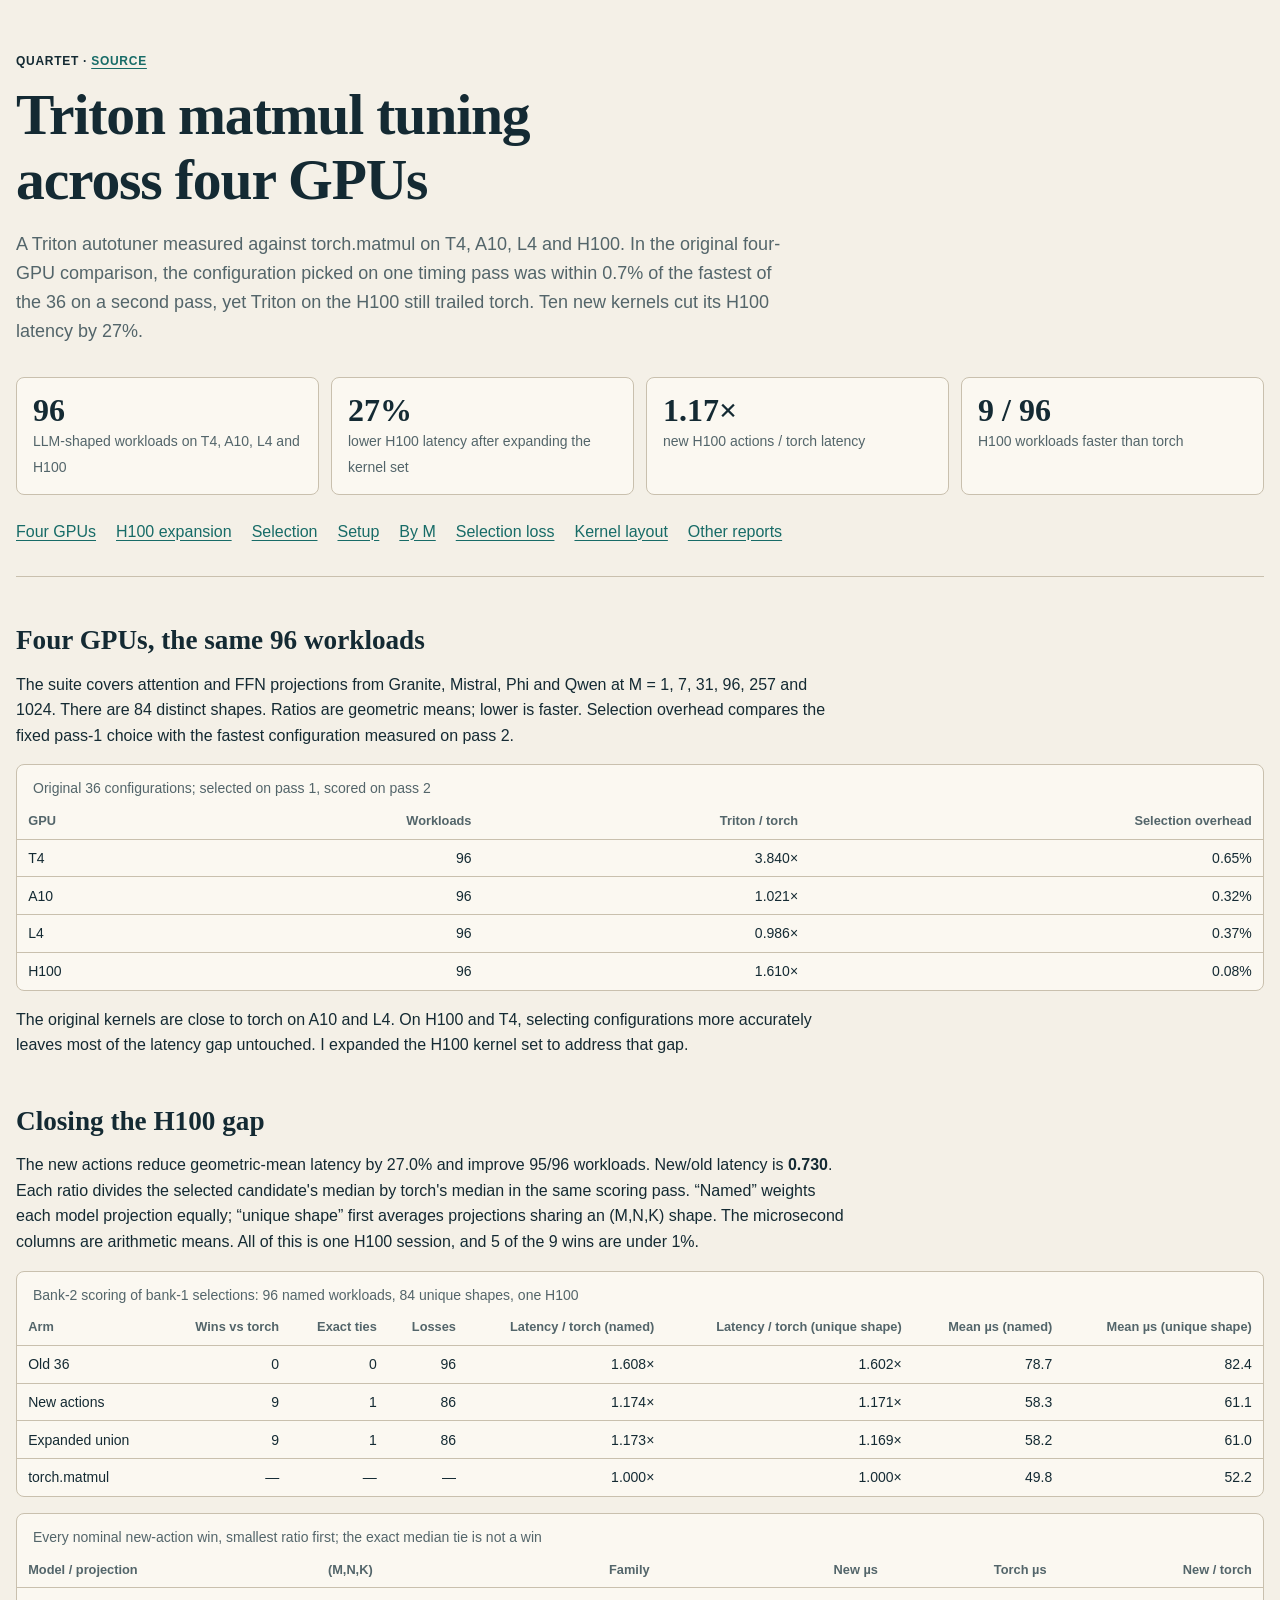
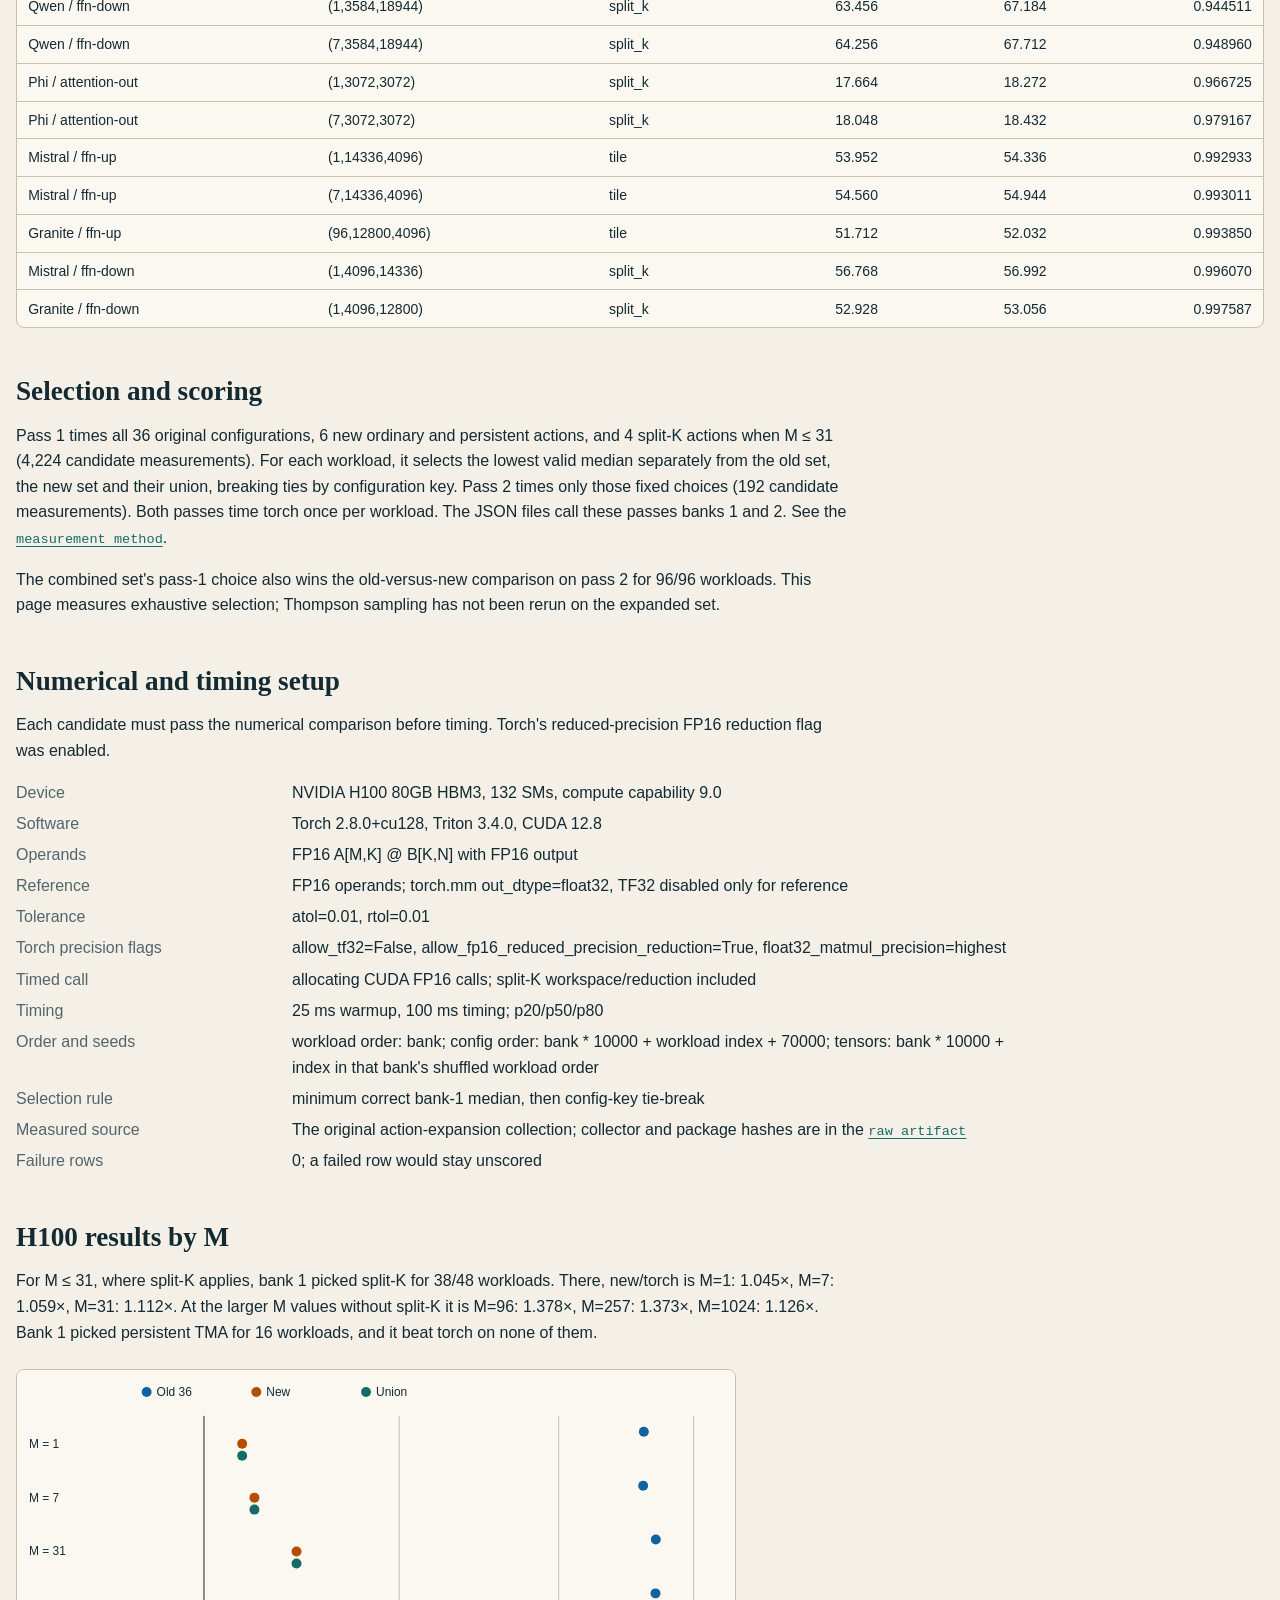
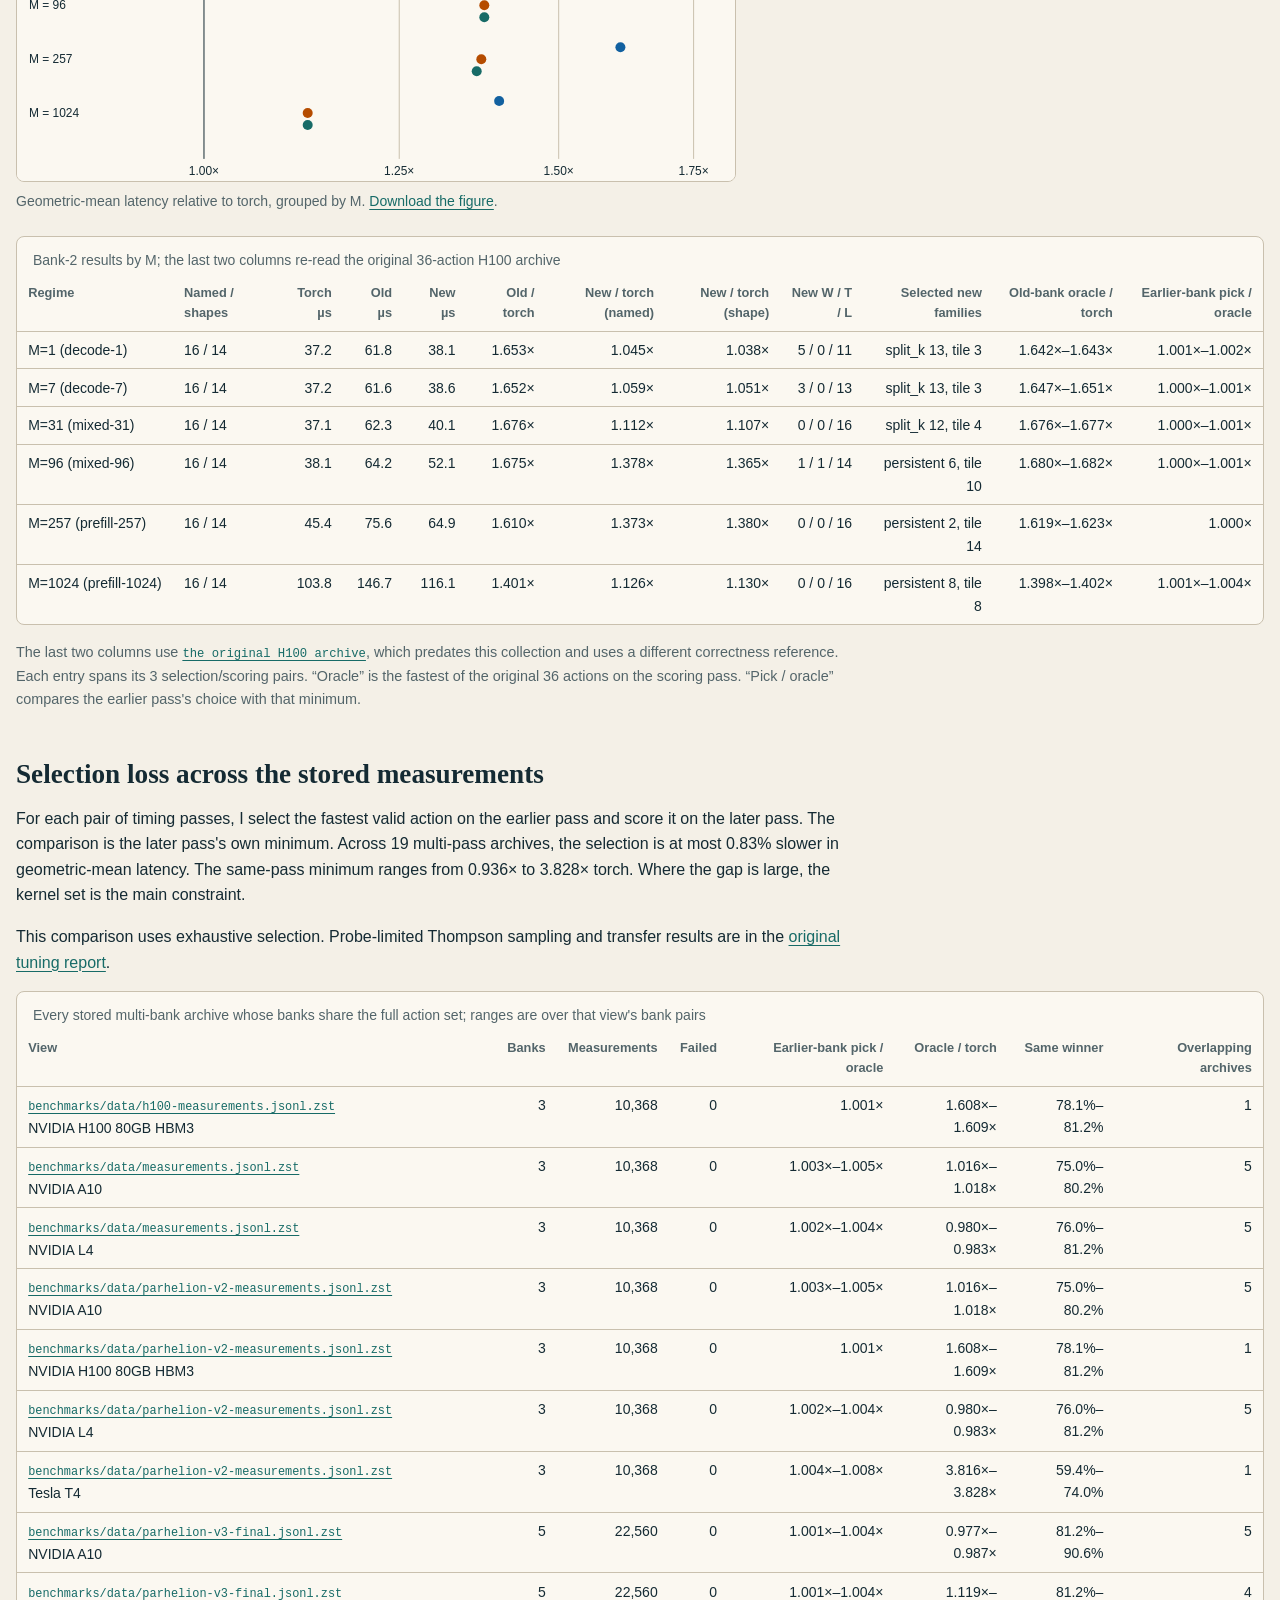
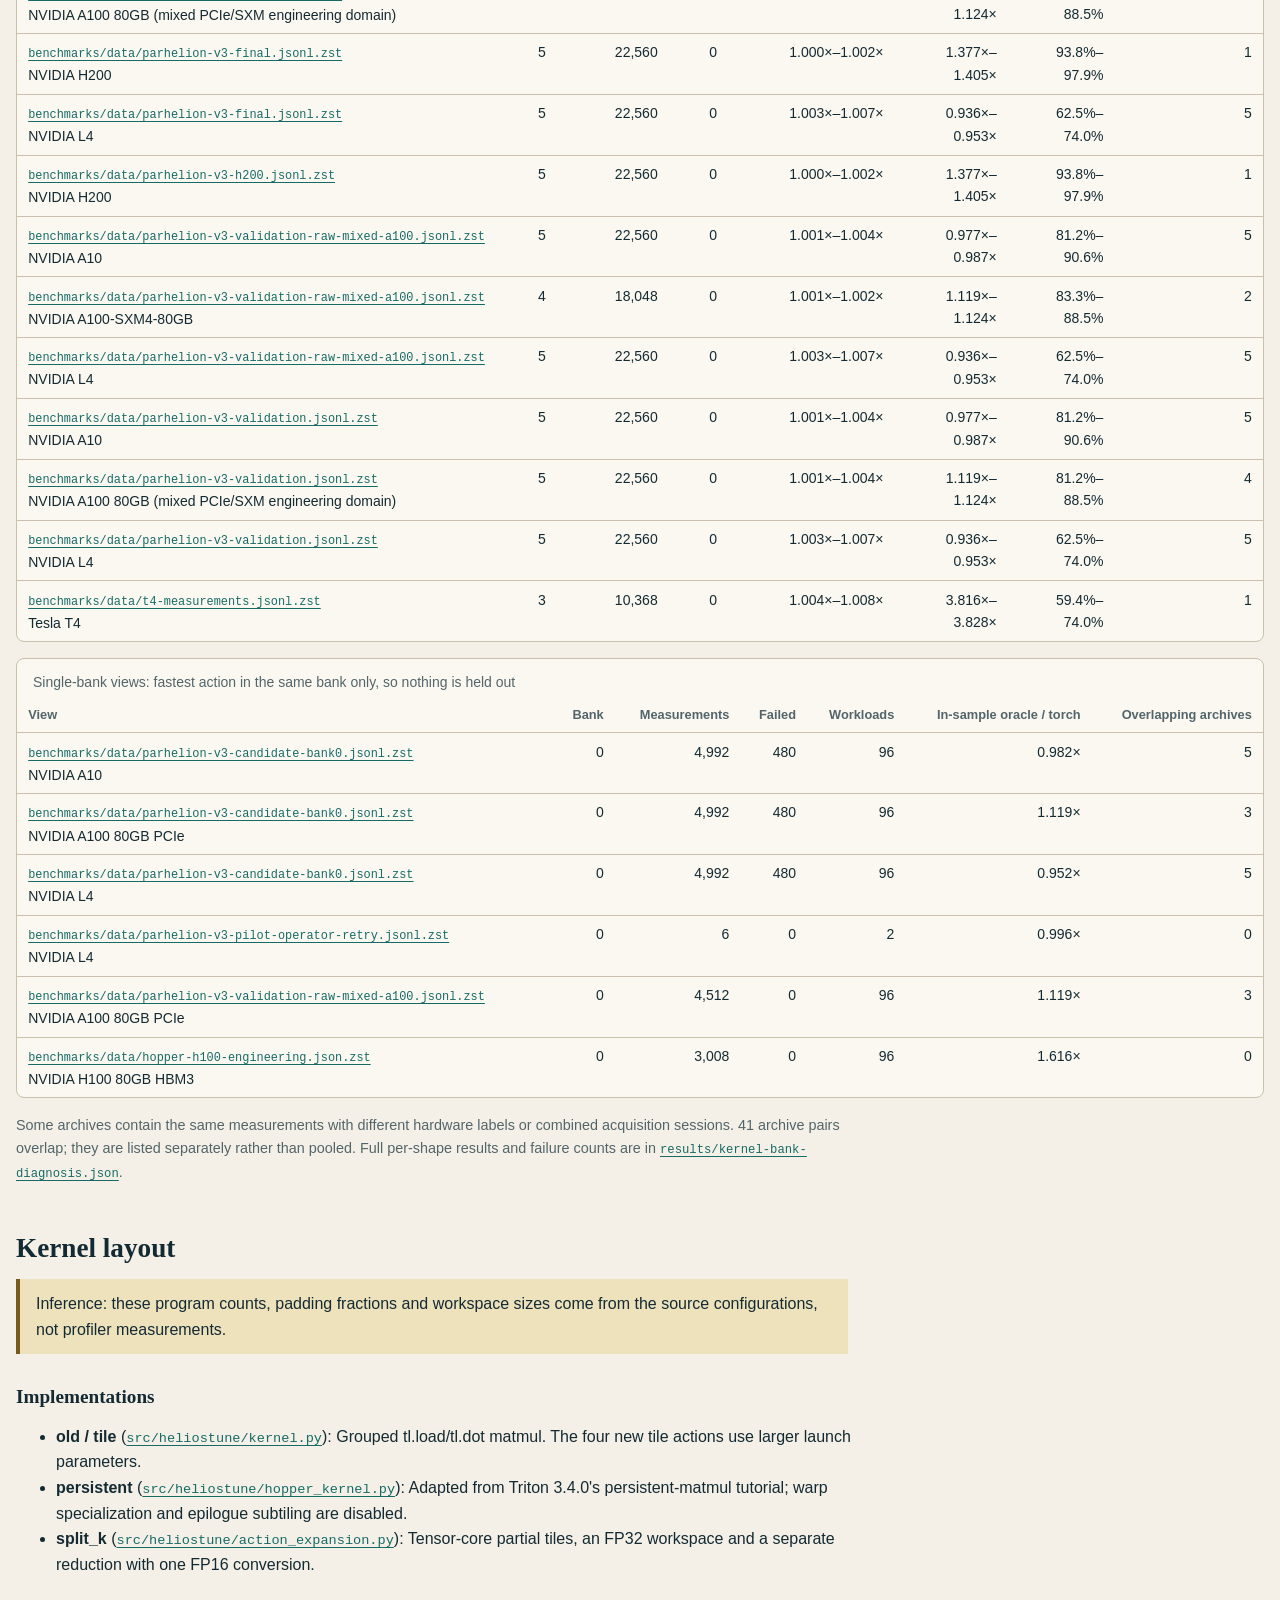
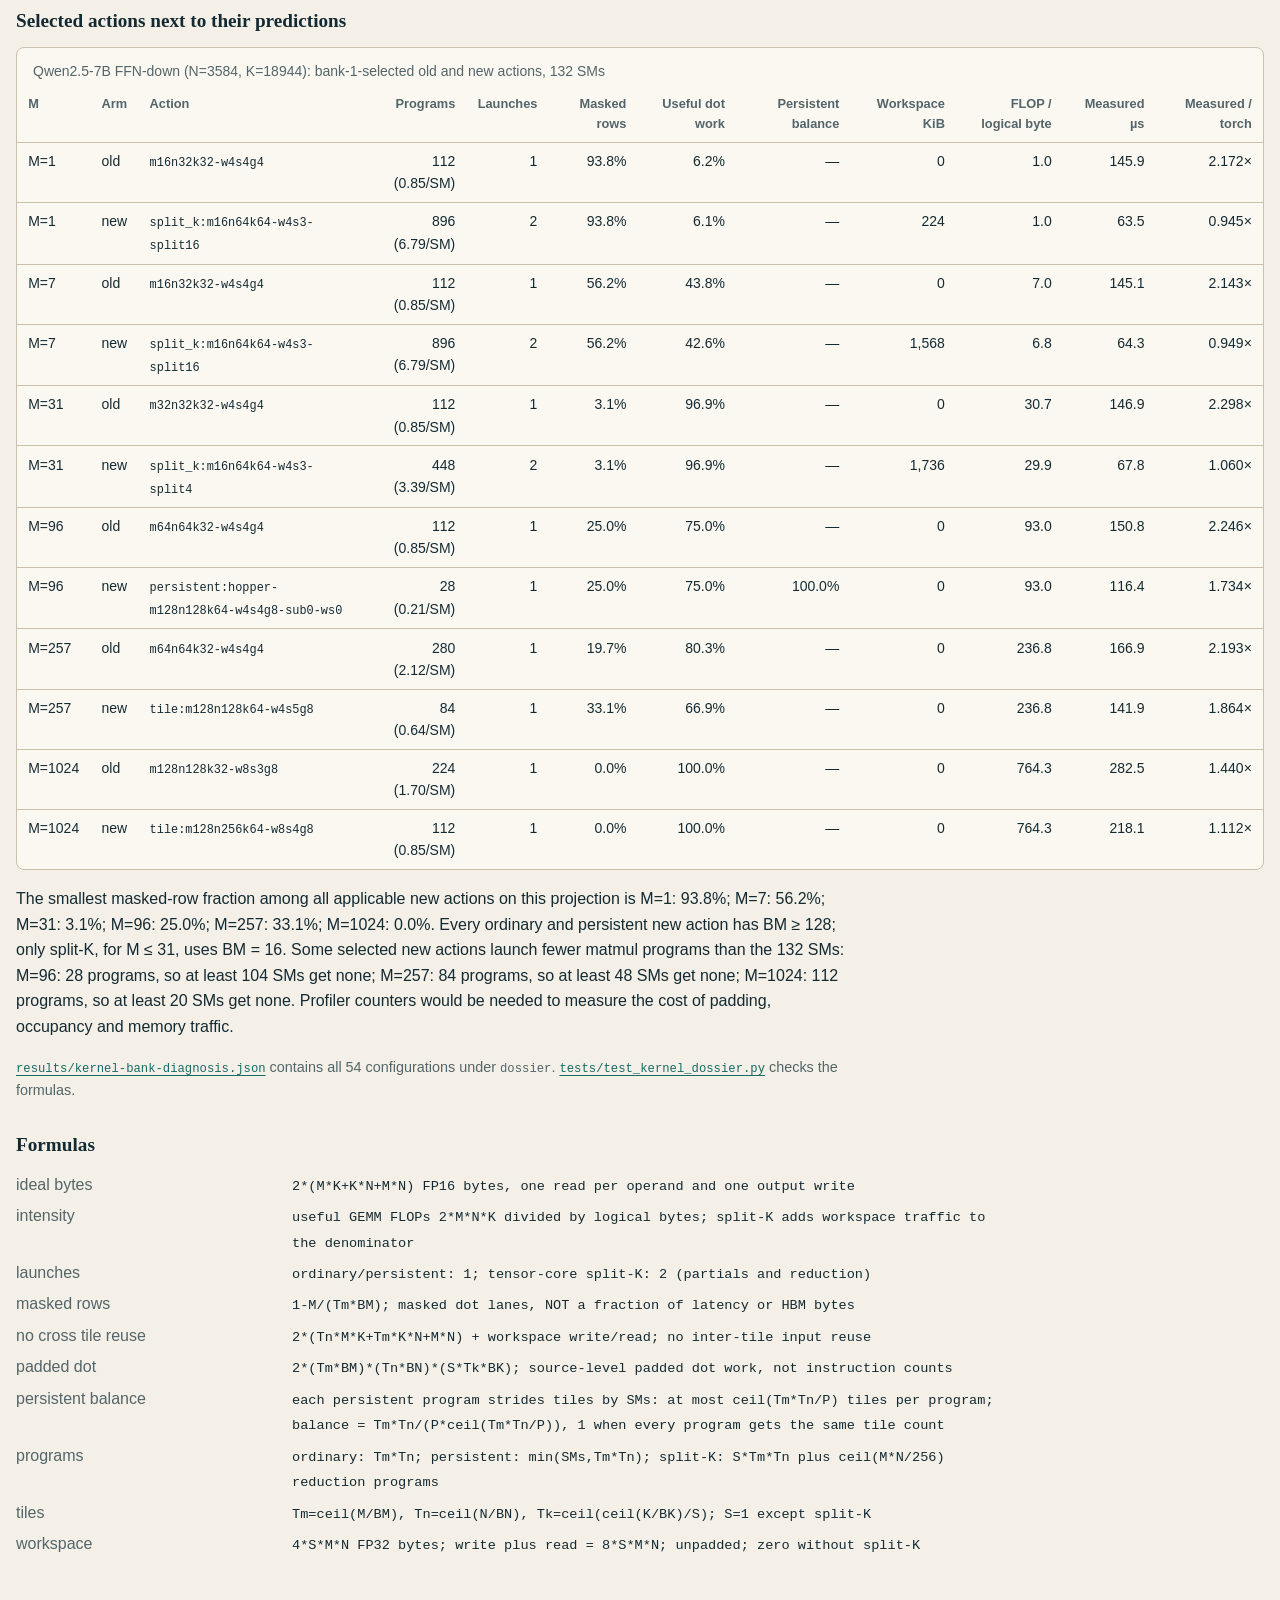
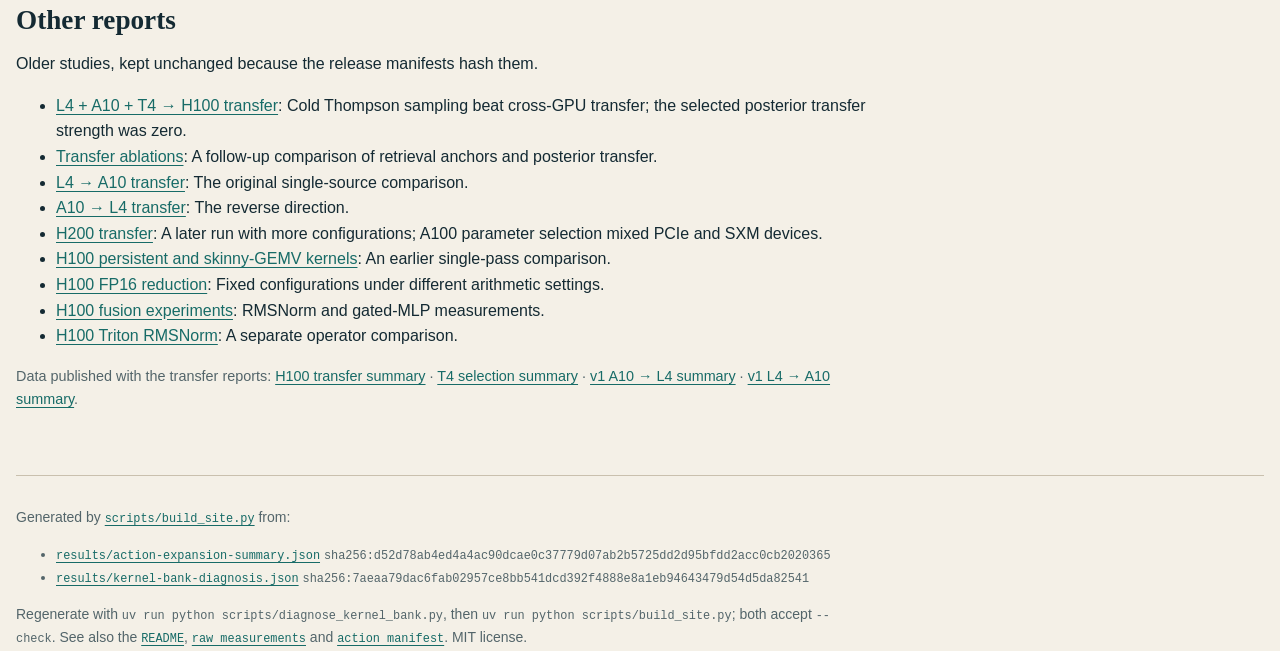
<file: site/index.html>
<!doctype html>
<html lang="en">
<head>
<meta charset="utf-8">
<meta name="viewport" content="width=device-width, initial-scale=1">
<meta name="color-scheme" content="light">
<meta http-equiv="Content-Security-Policy" content="default-src 'none'; style-src 'unsafe-inline'; img-src data:; script-src 'none'; base-uri 'none'; form-action 'none'">
<title>quartet · Triton matmul tuning across four GPUs</title>
<style>
:root { --paper: #f4f0e7; --surface: #fbf8f1; --ink: #142a33; --muted: #53656a;
  --line: #c9c0ae; --accent: #a23b2a; --accent-soft: #f1d9cf; --teal: #176b67;
  --teal-soft: #d9e8e3; --warn: #76591b; --warn-soft: #eee2bd; color-scheme: light; }
* { box-sizing: border-box; }
body { margin: 0; background: var(--paper); color: var(--ink); line-height: 1.6;
  font-family: "Avenir Next", Avenir, "Segoe UI", sans-serif; }
a { color: var(--teal); text-underline-offset: 0.2rem; }
a:focus-visible { outline: 0.2rem solid var(--accent); outline-offset: 0.2rem; }
.skip { position: absolute; left: 1rem; top: -5rem; background: var(--ink); color: var(--surface); padding: 0.5rem 1rem; }
.skip:focus { top: 1rem; }
.page { width: min(100% - 2rem, 78rem); margin-inline: auto; }
header { padding: 2.5rem 0 2rem; border-bottom: 0.0625rem solid var(--line); }
.eyebrow, .badge { font-size: 0.75rem; font-weight: 700; letter-spacing: 0.06em; text-transform: uppercase; }
.badge { display: inline-block; margin: 0 0.5rem 0.5rem 0; padding: 0.15rem 0.6rem; border: 0.0625rem solid var(--accent);
  border-radius: 0.25rem; background: var(--accent-soft); color: var(--accent); }
.badge.inference { border-color: var(--warn); background: var(--warn-soft); color: var(--warn); vertical-align: middle; }
h1, h2, h3 { font-family: Charter, Georgia, serif; line-height: 1.12; }
h1 { font-size: clamp(2rem, 5vw, 3.6rem); max-width: 20ch; margin: 0.5rem 0; letter-spacing: -0.02em; }
h2 { font-size: 1.7rem; margin: 3rem 0 0.75rem; }
h3 { font-size: 1.2rem; margin: 2rem 0 0.5rem; }
.lede { max-width: 48rem; font-size: 1.125rem; color: var(--muted); }
nav ul { display: flex; flex-wrap: wrap; gap: 0.25rem 1.25rem; list-style: none; padding: 0; margin: 1.5rem 0 0; }
.strip { display: grid; grid-template-columns: repeat(auto-fit, minmax(13rem, 1fr)); gap: 0.75rem; margin: 2rem 0 0; }
.strip div { background: var(--surface); border: 0.0625rem solid var(--line); border-radius: 0.5rem; padding: 0.9rem 1rem; }
.strip strong { display: block; font-family: Charter, Georgia, serif; font-size: 2rem; line-height: 1.1; }
.strip span { color: var(--muted); font-size: 0.875rem; }
p, li { max-width: 52rem; }
.note { color: var(--muted); font-size: 0.9rem; }
.callout { background: var(--teal-soft); border-left: 0.25rem solid var(--teal); padding: 0.75rem 1rem; max-width: 52rem; }
.callout.inference { background: var(--warn-soft); border-color: var(--warn); }
.wrap { overflow-x: auto; margin: 1rem 0; background: var(--surface); border: 0.0625rem solid var(--line); border-radius: 0.5rem; }
table { border-collapse: collapse; width: 100%; font-variant-numeric: tabular-nums; font-size: 0.875rem; }
caption { text-align: left; padding: 0.75rem 1rem 0.25rem; color: var(--muted); }
th, td { padding: 0.45rem 0.7rem; border-bottom: 0.0625rem solid var(--line); text-align: right; vertical-align: top; }
th { color: var(--muted); font-size: 0.8rem; font-weight: 700; }
.text { text-align: left; }
td.text:first-child { white-space: nowrap; }
tbody tr:last-child td { border-bottom: 0; }
dl { display: grid; grid-template-columns: minmax(0, 16rem) minmax(0, 1fr); gap: 0.35rem 1.25rem; max-width: 62rem; }
dt { color: var(--muted); }
dt, dd { min-width: 0; overflow-wrap: anywhere; }
dd { margin: 0; }
code { font-family: "SFMono-Regular", Consolas, monospace; font-size: 0.85em; overflow-wrap: anywhere; }
figure { margin: 1.5rem 0; }
figcaption { color: var(--muted); font-size: 0.875rem; max-width: 52rem; }
svg { max-width: 100%; height: auto; background: var(--surface); border: 0.0625rem solid var(--line); border-radius: 0.5rem; }
footer { margin: 4rem 0 2rem; padding-top: 1rem; border-top: 0.0625rem solid var(--line); color: var(--muted); font-size: 0.875rem; }
@media (max-width: 40rem) {
  dl { grid-template-columns: minmax(0, 1fr); gap: 0 0; }
  dd { margin-bottom: 0.6rem; }
}
</style>
</head>
<body>
<a class="skip" href="#main">Skip to results</a>
<div class="page">
<header>
<p class="eyebrow">quartet · <a href="https://github.com/mottopanikeiku/quartet">source</a></p>
<h1>Triton matmul tuning across four GPUs</h1>
<p class="lede">A Triton autotuner measured against torch.matmul on T4, A10, L4 and H100. In the
original four-GPU comparison, the configuration picked on one timing pass was within 0.7% of the
fastest of the 36 on a second pass, yet Triton on the H100 still trailed torch. Ten new kernels cut
its H100 latency by 27%.</p>
<div class="strip"><div><strong>96</strong><span>LLM-shaped workloads on T4, A10, L4 and H100</span></div><div><strong>27%</strong><span>lower H100 latency after expanding the kernel set</span></div><div><strong>1.17×</strong><span>new H100 actions / torch latency</span></div><div><strong>9 / 96</strong><span>H100 workloads faster than torch</span></div></div>
<nav aria-label="Sections"><ul>
<li><a href="#gpus">Four GPUs</a></li><li><a href="#result">H100 expansion</a></li>
<li><a href="#split">Selection</a></li><li><a href="#contract">Setup</a></li>
<li><a href="#regimes">By M</a></li><li><a href="#bank">Selection loss</a></li>
<li><a href="#dossier">Kernel layout</a></li><li><a href="#archive">Other reports</a></li>
</ul></nav>
</header>
<main id="main">

<section id="gpus" aria-labelledby="gpus-title">
<h2 id="gpus-title">Four GPUs, the same 96 workloads</h2>
<p>The suite covers attention and FFN projections from Granite, Mistral, Phi and Qwen at
M = 1, 7, 31, 96, 257 and 1024. There are 84 distinct shapes. Ratios are geometric means;
lower is faster. Selection overhead compares the fixed pass-1 choice with the fastest
configuration measured on pass 2.</p>
<div class="wrap"><table id="gpus"><caption>Original 36 configurations; selected on pass 1, scored on pass 2</caption><thead><tr><th scope="col" class="text">GPU</th><th scope="col">Workloads</th><th scope="col">Triton / torch</th><th scope="col">Selection overhead</th></tr></thead><tbody><tr><td class="text">T4</td><td>96</td><td>3.840×</td><td>0.65%</td></tr><tr><td class="text">A10</td><td>96</td><td>1.021×</td><td>0.32%</td></tr><tr><td class="text">L4</td><td>96</td><td>0.986×</td><td>0.37%</td></tr><tr><td class="text">H100</td><td>96</td><td>1.610×</td><td>0.08%</td></tr></tbody></table></div>
<p>The original kernels are close to torch on A10 and L4. On H100 and T4, selecting
configurations more accurately leaves most of the latency gap untouched. I expanded the
H100 kernel set to address that gap.</p>
</section>

<section id="result" aria-labelledby="result-title">
<h2 id="result-title">Closing the H100 gap</h2>
<p>The new actions reduce geometric-mean latency by
27.0% and improve
95/96 workloads. New/old latency is
<strong>0.730</strong>.
Each ratio divides the selected candidate's median by torch's median in the same scoring pass.
“Named” weights each model projection equally; “unique shape” first averages projections
sharing an (M,N,K) shape. The microsecond columns are arithmetic means. All of this is one H100
session, and 5 of the 9 wins are under 1%.</p>
<div class="wrap"><table id="headline"><caption>Bank-2 scoring of bank-1 selections: 96 named workloads, 84 unique shapes, one H100</caption><thead><tr><th scope="col" class="text">Arm</th><th scope="col">Wins vs torch</th><th scope="col">Exact ties</th><th scope="col">Losses</th><th scope="col">Latency / torch (named)</th><th scope="col">Latency / torch (unique shape)</th><th scope="col">Mean µs (named)</th><th scope="col">Mean µs (unique shape)</th></tr></thead><tbody><tr><td class="text">Old 36</td><td>0</td><td>0</td><td>96</td><td>1.608×</td><td>1.602×</td><td>78.7</td><td>82.4</td></tr><tr><td class="text">New actions</td><td>9</td><td>1</td><td>86</td><td>1.174×</td><td>1.171×</td><td>58.3</td><td>61.1</td></tr><tr><td class="text">Expanded union</td><td>9</td><td>1</td><td>86</td><td>1.173×</td><td>1.169×</td><td>58.2</td><td>61.0</td></tr><tr><td class="text">torch.matmul</td><td>—</td><td>—</td><td>—</td><td>1.000×</td><td>1.000×</td><td>49.8</td><td>52.2</td></tr></tbody></table></div>
<div class="wrap"><table id="wins"><caption>Every nominal new-action win, smallest ratio first; the exact median tie is not a win</caption><thead><tr><th scope="col" class="text">Model / projection</th><th scope="col" class="text">(M,N,K)</th><th scope="col" class="text">Family</th><th scope="col">New µs</th><th scope="col">Torch µs</th><th scope="col">New / torch</th></tr></thead><tbody><tr><td class="text">Qwen / ffn-down</td><td class="text">(1,3584,18944)</td><td class="text">split_k</td><td>63.456</td><td>67.184</td><td>0.944511</td></tr><tr><td class="text">Qwen / ffn-down</td><td class="text">(7,3584,18944)</td><td class="text">split_k</td><td>64.256</td><td>67.712</td><td>0.948960</td></tr><tr><td class="text">Phi / attention-out</td><td class="text">(1,3072,3072)</td><td class="text">split_k</td><td>17.664</td><td>18.272</td><td>0.966725</td></tr><tr><td class="text">Phi / attention-out</td><td class="text">(7,3072,3072)</td><td class="text">split_k</td><td>18.048</td><td>18.432</td><td>0.979167</td></tr><tr><td class="text">Mistral / ffn-up</td><td class="text">(1,14336,4096)</td><td class="text">tile</td><td>53.952</td><td>54.336</td><td>0.992933</td></tr><tr><td class="text">Mistral / ffn-up</td><td class="text">(7,14336,4096)</td><td class="text">tile</td><td>54.560</td><td>54.944</td><td>0.993011</td></tr><tr><td class="text">Granite / ffn-up</td><td class="text">(96,12800,4096)</td><td class="text">tile</td><td>51.712</td><td>52.032</td><td>0.993850</td></tr><tr><td class="text">Mistral / ffn-down</td><td class="text">(1,4096,14336)</td><td class="text">split_k</td><td>56.768</td><td>56.992</td><td>0.996070</td></tr><tr><td class="text">Granite / ffn-down</td><td class="text">(1,4096,12800)</td><td class="text">split_k</td><td>52.928</td><td>53.056</td><td>0.997587</td></tr></tbody></table></div>
</section>

<section id="split" aria-labelledby="split-title">
<h2 id="split-title">Selection and scoring</h2>
<p>Pass 1 times all 36 original configurations,
6 new ordinary and persistent actions, and 4 split-K actions
when M ≤ 31 (4,224 candidate measurements).
For each workload, it selects the lowest valid median separately from the old set,
the new set and their union, breaking ties by configuration key. Pass 2 times only those fixed
choices (192 candidate measurements). Both passes time torch once per
workload. The JSON files call these passes banks 1 and 2.
See the <a href="https://github.com/mottopanikeiku/quartet/blob/main/docs/action-expansion.md"><code>measurement method</code></a>.</p>
<p>The combined set's pass-1 choice also wins the old-versus-new comparison on pass 2 for
96/96 workloads. This page measures exhaustive selection;
Thompson sampling has not been rerun on the expanded set.</p>
</section>

<section id="contract" aria-labelledby="contract-title">
<h2 id="contract-title">Numerical and timing setup</h2>
<p>Each candidate must pass the numerical comparison before timing.
Torch's reduced-precision FP16 reduction flag was enabled.</p>
<dl><dt>Device</dt><dd>NVIDIA H100 80GB HBM3, 132 SMs, compute capability 9.0</dd><dt>Software</dt><dd>Torch 2.8.0+cu128, Triton 3.4.0, CUDA 12.8</dd><dt>Operands</dt><dd>FP16 A[M,K] @ B[K,N] with FP16 output</dd><dt>Reference</dt><dd>FP16 operands; torch.mm out_dtype=float32, TF32 disabled only for reference</dd><dt>Tolerance</dt><dd>atol=0.01, rtol=0.01</dd><dt>Torch precision flags</dt><dd>allow_tf32=False, allow_fp16_reduced_precision_reduction=True, float32_matmul_precision=highest</dd><dt>Timed call</dt><dd>allocating CUDA FP16 calls; split-K workspace/reduction included</dd><dt>Timing</dt><dd>25 ms warmup, 100 ms timing; p20/p50/p80</dd><dt>Order and seeds</dt><dd>workload order: bank; config order: bank * 10000 + workload index + 70000; tensors: bank * 10000 + index in that bank&#x27;s shuffled workload order</dd><dt>Selection rule</dt><dd>minimum correct bank-1 median, then config-key tie-break</dd><dt>Measured source</dt><dd>The original action-expansion collection; collector and package hashes are in the <a href="https://github.com/mottopanikeiku/quartet/blob/main/results/action-expansion-raw.json"><code>raw artifact</code></a></dd><dt>Failure rows</dt><dd>0; a failed row would stay unscored</dd></dl>
</section>

<section id="regimes" aria-labelledby="regimes-title">
<h2 id="regimes-title">H100 results by M</h2>
<p>For M ≤ 31, where split-K applies, bank 1 picked split-K for 38/48 workloads. There,
new/torch is M=1: 1.045×, M=7: 1.059×, M=31: 1.112×. At the larger M values without split-K it is M=96: 1.378×, M=257: 1.373×, M=1024: 1.126×. Bank 1 picked
persistent TMA for 16 workloads, and it beat torch on none of
them.</p>
<figure><svg xmlns="http://www.w3.org/2000/svg" width="720" height="412" viewBox="0 0 720 412" role="img" aria-labelledby="chart-title chart-desc"><title id="chart-title">Geometric-mean latency over torch by M</title><desc id="chart-desc">Log-scale dot plot of named-workload geometric means for the old, new and union arms on bank 2. The dark vertical line marks parity with torch; lower is faster.</desc><rect width="100%" height="100%" fill="#fbf8f1"/><g font-family="sans-serif" font-size="12" fill="#142a33"><circle cx="130" cy="22" r="5" fill="#1261a0"/><text x="140" y="26">Old 36</text><circle cx="240" cy="22" r="5" fill="#b54c00"/><text x="250" y="26">New</text><circle cx="350" cy="22" r="5" fill="#176b67"/><text x="360" y="26">Union</text><line x1="187.5" y1="46" x2="187.5" y2="390" stroke="#142a33"/><text x="187.5" y="406" text-anchor="middle">1.00×</text><line x1="383.3" y1="46" x2="383.3" y2="390" stroke="#c9c0ae"/><text x="383.3" y="406" text-anchor="middle">1.25×</text><line x1="543.2" y1="46" x2="543.2" y2="390" stroke="#c9c0ae"/><text x="543.2" y="406" text-anchor="middle">1.50×</text><line x1="678.5" y1="46" x2="678.5" y2="390" stroke="#c9c0ae"/><text x="678.5" y="406" text-anchor="middle">1.75×</text><text x="12" y="78">M = 1</text><circle cx="628.6" cy="62" r="5" fill="#1261a0"><title>Old 36, M = 1: 1.653× torch</title></circle><circle cx="225.8" cy="74" r="5" fill="#b54c00"><title>New, M = 1: 1.045× torch</title></circle><circle cx="225.8" cy="86" r="5" fill="#176b67"><title>Union, M = 1: 1.045× torch</title></circle><text x="12" y="132">M = 7</text><circle cx="627.9" cy="116" r="5" fill="#1261a0"><title>Old 36, M = 7: 1.652× torch</title></circle><circle cx="238.1" cy="128" r="5" fill="#b54c00"><title>New, M = 7: 1.059× torch</title></circle><circle cx="238.1" cy="140" r="5" fill="#176b67"><title>Union, M = 7: 1.059× torch</title></circle><text x="12" y="186">M = 31</text><circle cx="640.6" cy="170" r="5" fill="#1261a0"><title>Old 36, M = 31: 1.676× torch</title></circle><circle cx="280.3" cy="182" r="5" fill="#b54c00"><title>New, M = 31: 1.112× torch</title></circle><circle cx="280.3" cy="194" r="5" fill="#176b67"><title>Union, M = 31: 1.112× torch</title></circle><text x="12" y="240">M = 96</text><circle cx="640.3" cy="224" r="5" fill="#1261a0"><title>Old 36, M = 96: 1.675× torch</title></circle><circle cx="468.6" cy="236" r="5" fill="#b54c00"><title>New, M = 96: 1.378× torch</title></circle><circle cx="468.6" cy="248" r="5" fill="#176b67"><title>Union, M = 96: 1.378× torch</title></circle><text x="12" y="294">M = 257</text><circle cx="605.1" cy="278" r="5" fill="#1261a0"><title>Old 36, M = 257: 1.610× torch</title></circle><circle cx="465.6" cy="290" r="5" fill="#b54c00"><title>New, M = 257: 1.373× torch</title></circle><circle cx="461.0" cy="302" r="5" fill="#176b67"><title>Union, M = 257: 1.366× torch</title></circle><text x="12" y="348">M = 1024</text><circle cx="483.5" cy="332" r="5" fill="#1261a0"><title>Old 36, M = 1024: 1.401× torch</title></circle><circle cx="291.5" cy="344" r="5" fill="#b54c00"><title>New, M = 1024: 1.126× torch</title></circle><circle cx="291.5" cy="356" r="5" fill="#176b67"><title>Union, M = 1024: 1.126× torch</title></circle></g></svg>
<figcaption>Geometric-mean latency relative to torch, grouped by M.
<a href="h100-by-m.svg">Download the figure</a>.</figcaption></figure>
<div class="wrap"><table id="regimes"><caption>Bank-2 results by M; the last two columns re-read the original 36-action H100 archive</caption><thead><tr><th scope="col" class="text">Regime</th><th scope="col" class="text">Named / shapes</th><th scope="col">Torch µs</th><th scope="col">Old µs</th><th scope="col">New µs</th><th scope="col">Old / torch</th><th scope="col">New / torch (named)</th><th scope="col">New / torch (shape)</th><th scope="col">New W / T / L</th><th scope="col">Selected new families</th><th scope="col">Old-bank oracle / torch</th><th scope="col">Earlier-bank pick / oracle</th></tr></thead><tbody><tr><td class="text">M=1 (decode-1)</td><td class="text">16 / 14</td><td>37.2</td><td>61.8</td><td>38.1</td><td>1.653×</td><td>1.045×</td><td>1.038×</td><td>5 / 0 / 11</td><td>split_k 13, tile 3</td><td>1.642×–1.643×</td><td>1.001×–1.002×</td></tr><tr><td class="text">M=7 (decode-7)</td><td class="text">16 / 14</td><td>37.2</td><td>61.6</td><td>38.6</td><td>1.652×</td><td>1.059×</td><td>1.051×</td><td>3 / 0 / 13</td><td>split_k 13, tile 3</td><td>1.647×–1.651×</td><td>1.000×–1.001×</td></tr><tr><td class="text">M=31 (mixed-31)</td><td class="text">16 / 14</td><td>37.1</td><td>62.3</td><td>40.1</td><td>1.676×</td><td>1.112×</td><td>1.107×</td><td>0 / 0 / 16</td><td>split_k 12, tile 4</td><td>1.676×–1.677×</td><td>1.000×–1.001×</td></tr><tr><td class="text">M=96 (mixed-96)</td><td class="text">16 / 14</td><td>38.1</td><td>64.2</td><td>52.1</td><td>1.675×</td><td>1.378×</td><td>1.365×</td><td>1 / 1 / 14</td><td>persistent 6, tile 10</td><td>1.680×–1.682×</td><td>1.000×–1.001×</td></tr><tr><td class="text">M=257 (prefill-257)</td><td class="text">16 / 14</td><td>45.4</td><td>75.6</td><td>64.9</td><td>1.610×</td><td>1.373×</td><td>1.380×</td><td>0 / 0 / 16</td><td>persistent 2, tile 14</td><td>1.619×–1.623×</td><td>1.000×</td></tr><tr><td class="text">M=1024 (prefill-1024)</td><td class="text">16 / 14</td><td>103.8</td><td>146.7</td><td>116.1</td><td>1.401×</td><td>1.126×</td><td>1.130×</td><td>0 / 0 / 16</td><td>persistent 8, tile 8</td><td>1.398×–1.402×</td><td>1.001×–1.004×</td></tr></tbody></table></div>
<p class="note">The last two columns use <a href="https://github.com/mottopanikeiku/quartet/blob/main/benchmarks/data/h100-measurements.jsonl.zst"><code>the original H100 archive</code></a>,
which predates this collection and uses a different correctness reference. Each entry spans its
3 selection/scoring pairs. “Oracle” is the fastest of the original 36 actions on
the scoring pass. “Pick / oracle” compares the earlier pass's choice with that minimum.</p>
</section>

<section id="bank" aria-labelledby="bank-title">
<h2 id="bank-title">Selection loss across the stored measurements</h2>
<p>For each pair of timing passes, I select the fastest valid action on the earlier pass and
score it on the later pass. The comparison is the later pass's own minimum.
Across 19 multi-pass archives, the selection is at most 0.83% slower
in geometric-mean latency. The same-pass minimum ranges from 0.936× to
3.828× torch. Where the gap is large, the kernel set is the main constraint.</p>
<p>This comparison uses exhaustive selection. Probe-limited Thompson sampling and transfer
results are in the <a href="transfer.html">original tuning report</a>.</p>
<div class="wrap"><table id="bank-pairs"><caption>Every stored multi-bank archive whose banks share the full action set; ranges are over that view&#x27;s bank pairs</caption><thead><tr><th scope="col" class="text">View</th><th scope="col">Banks</th><th scope="col">Measurements</th><th scope="col">Failed</th><th scope="col">Earlier-bank pick / oracle</th><th scope="col">Oracle / torch</th><th scope="col">Same winner</th><th scope="col">Overlapping archives</th></tr></thead><tbody><tr><td class="text"><a href="https://github.com/mottopanikeiku/quartet/blob/main/benchmarks/data/h100-measurements.jsonl.zst"><code>benchmarks/data/h100-measurements.jsonl.zst</code></a><br>NVIDIA H100 80GB HBM3</td><td>3</td><td>10,368</td><td>0</td><td>1.001×</td><td>1.608×–1.609×</td><td>78.1%–81.2%</td><td>1</td></tr><tr><td class="text"><a href="https://github.com/mottopanikeiku/quartet/blob/main/benchmarks/data/measurements.jsonl.zst"><code>benchmarks/data/measurements.jsonl.zst</code></a><br>NVIDIA A10</td><td>3</td><td>10,368</td><td>0</td><td>1.003×–1.005×</td><td>1.016×–1.018×</td><td>75.0%–80.2%</td><td>5</td></tr><tr><td class="text"><a href="https://github.com/mottopanikeiku/quartet/blob/main/benchmarks/data/measurements.jsonl.zst"><code>benchmarks/data/measurements.jsonl.zst</code></a><br>NVIDIA L4</td><td>3</td><td>10,368</td><td>0</td><td>1.002×–1.004×</td><td>0.980×–0.983×</td><td>76.0%–81.2%</td><td>5</td></tr><tr><td class="text"><a href="https://github.com/mottopanikeiku/quartet/blob/main/benchmarks/data/parhelion-v2-measurements.jsonl.zst"><code>benchmarks/data/parhelion-v2-measurements.jsonl.zst</code></a><br>NVIDIA A10</td><td>3</td><td>10,368</td><td>0</td><td>1.003×–1.005×</td><td>1.016×–1.018×</td><td>75.0%–80.2%</td><td>5</td></tr><tr><td class="text"><a href="https://github.com/mottopanikeiku/quartet/blob/main/benchmarks/data/parhelion-v2-measurements.jsonl.zst"><code>benchmarks/data/parhelion-v2-measurements.jsonl.zst</code></a><br>NVIDIA H100 80GB HBM3</td><td>3</td><td>10,368</td><td>0</td><td>1.001×</td><td>1.608×–1.609×</td><td>78.1%–81.2%</td><td>1</td></tr><tr><td class="text"><a href="https://github.com/mottopanikeiku/quartet/blob/main/benchmarks/data/parhelion-v2-measurements.jsonl.zst"><code>benchmarks/data/parhelion-v2-measurements.jsonl.zst</code></a><br>NVIDIA L4</td><td>3</td><td>10,368</td><td>0</td><td>1.002×–1.004×</td><td>0.980×–0.983×</td><td>76.0%–81.2%</td><td>5</td></tr><tr><td class="text"><a href="https://github.com/mottopanikeiku/quartet/blob/main/benchmarks/data/parhelion-v2-measurements.jsonl.zst"><code>benchmarks/data/parhelion-v2-measurements.jsonl.zst</code></a><br>Tesla T4</td><td>3</td><td>10,368</td><td>0</td><td>1.004×–1.008×</td><td>3.816×–3.828×</td><td>59.4%–74.0%</td><td>1</td></tr><tr><td class="text"><a href="https://github.com/mottopanikeiku/quartet/blob/main/benchmarks/data/parhelion-v3-final.jsonl.zst"><code>benchmarks/data/parhelion-v3-final.jsonl.zst</code></a><br>NVIDIA A10</td><td>5</td><td>22,560</td><td>0</td><td>1.001×–1.004×</td><td>0.977×–0.987×</td><td>81.2%–90.6%</td><td>5</td></tr><tr><td class="text"><a href="https://github.com/mottopanikeiku/quartet/blob/main/benchmarks/data/parhelion-v3-final.jsonl.zst"><code>benchmarks/data/parhelion-v3-final.jsonl.zst</code></a><br>NVIDIA A100 80GB (mixed PCIe/SXM engineering domain)</td><td>5</td><td>22,560</td><td>0</td><td>1.001×–1.004×</td><td>1.119×–1.124×</td><td>81.2%–88.5%</td><td>4</td></tr><tr><td class="text"><a href="https://github.com/mottopanikeiku/quartet/blob/main/benchmarks/data/parhelion-v3-final.jsonl.zst"><code>benchmarks/data/parhelion-v3-final.jsonl.zst</code></a><br>NVIDIA H200</td><td>5</td><td>22,560</td><td>0</td><td>1.000×–1.002×</td><td>1.377×–1.405×</td><td>93.8%–97.9%</td><td>1</td></tr><tr><td class="text"><a href="https://github.com/mottopanikeiku/quartet/blob/main/benchmarks/data/parhelion-v3-final.jsonl.zst"><code>benchmarks/data/parhelion-v3-final.jsonl.zst</code></a><br>NVIDIA L4</td><td>5</td><td>22,560</td><td>0</td><td>1.003×–1.007×</td><td>0.936×–0.953×</td><td>62.5%–74.0%</td><td>5</td></tr><tr><td class="text"><a href="https://github.com/mottopanikeiku/quartet/blob/main/benchmarks/data/parhelion-v3-h200.jsonl.zst"><code>benchmarks/data/parhelion-v3-h200.jsonl.zst</code></a><br>NVIDIA H200</td><td>5</td><td>22,560</td><td>0</td><td>1.000×–1.002×</td><td>1.377×–1.405×</td><td>93.8%–97.9%</td><td>1</td></tr><tr><td class="text"><a href="https://github.com/mottopanikeiku/quartet/blob/main/benchmarks/data/parhelion-v3-validation-raw-mixed-a100.jsonl.zst"><code>benchmarks/data/parhelion-v3-validation-raw-mixed-a100.jsonl.zst</code></a><br>NVIDIA A10</td><td>5</td><td>22,560</td><td>0</td><td>1.001×–1.004×</td><td>0.977×–0.987×</td><td>81.2%–90.6%</td><td>5</td></tr><tr><td class="text"><a href="https://github.com/mottopanikeiku/quartet/blob/main/benchmarks/data/parhelion-v3-validation-raw-mixed-a100.jsonl.zst"><code>benchmarks/data/parhelion-v3-validation-raw-mixed-a100.jsonl.zst</code></a><br>NVIDIA A100-SXM4-80GB</td><td>4</td><td>18,048</td><td>0</td><td>1.001×–1.002×</td><td>1.119×–1.124×</td><td>83.3%–88.5%</td><td>2</td></tr><tr><td class="text"><a href="https://github.com/mottopanikeiku/quartet/blob/main/benchmarks/data/parhelion-v3-validation-raw-mixed-a100.jsonl.zst"><code>benchmarks/data/parhelion-v3-validation-raw-mixed-a100.jsonl.zst</code></a><br>NVIDIA L4</td><td>5</td><td>22,560</td><td>0</td><td>1.003×–1.007×</td><td>0.936×–0.953×</td><td>62.5%–74.0%</td><td>5</td></tr><tr><td class="text"><a href="https://github.com/mottopanikeiku/quartet/blob/main/benchmarks/data/parhelion-v3-validation.jsonl.zst"><code>benchmarks/data/parhelion-v3-validation.jsonl.zst</code></a><br>NVIDIA A10</td><td>5</td><td>22,560</td><td>0</td><td>1.001×–1.004×</td><td>0.977×–0.987×</td><td>81.2%–90.6%</td><td>5</td></tr><tr><td class="text"><a href="https://github.com/mottopanikeiku/quartet/blob/main/benchmarks/data/parhelion-v3-validation.jsonl.zst"><code>benchmarks/data/parhelion-v3-validation.jsonl.zst</code></a><br>NVIDIA A100 80GB (mixed PCIe/SXM engineering domain)</td><td>5</td><td>22,560</td><td>0</td><td>1.001×–1.004×</td><td>1.119×–1.124×</td><td>81.2%–88.5%</td><td>4</td></tr><tr><td class="text"><a href="https://github.com/mottopanikeiku/quartet/blob/main/benchmarks/data/parhelion-v3-validation.jsonl.zst"><code>benchmarks/data/parhelion-v3-validation.jsonl.zst</code></a><br>NVIDIA L4</td><td>5</td><td>22,560</td><td>0</td><td>1.003×–1.007×</td><td>0.936×–0.953×</td><td>62.5%–74.0%</td><td>5</td></tr><tr><td class="text"><a href="https://github.com/mottopanikeiku/quartet/blob/main/benchmarks/data/t4-measurements.jsonl.zst"><code>benchmarks/data/t4-measurements.jsonl.zst</code></a><br>Tesla T4</td><td>3</td><td>10,368</td><td>0</td><td>1.004×–1.008×</td><td>3.816×–3.828×</td><td>59.4%–74.0%</td><td>1</td></tr></tbody></table></div>
<div class="wrap"><table id="single-bank"><caption>Single-bank views: fastest action in the same bank only, so nothing is held out</caption><thead><tr><th scope="col" class="text">View</th><th scope="col">Bank</th><th scope="col">Measurements</th><th scope="col">Failed</th><th scope="col">Workloads</th><th scope="col">In-sample oracle / torch</th><th scope="col">Overlapping archives</th></tr></thead><tbody><tr><td class="text"><a href="https://github.com/mottopanikeiku/quartet/blob/main/benchmarks/data/parhelion-v3-candidate-bank0.jsonl.zst"><code>benchmarks/data/parhelion-v3-candidate-bank0.jsonl.zst</code></a><br>NVIDIA A10</td><td>0</td><td>4,992</td><td>480</td><td>96</td><td>0.982×</td><td>5</td></tr><tr><td class="text"><a href="https://github.com/mottopanikeiku/quartet/blob/main/benchmarks/data/parhelion-v3-candidate-bank0.jsonl.zst"><code>benchmarks/data/parhelion-v3-candidate-bank0.jsonl.zst</code></a><br>NVIDIA A100 80GB PCIe</td><td>0</td><td>4,992</td><td>480</td><td>96</td><td>1.119×</td><td>3</td></tr><tr><td class="text"><a href="https://github.com/mottopanikeiku/quartet/blob/main/benchmarks/data/parhelion-v3-candidate-bank0.jsonl.zst"><code>benchmarks/data/parhelion-v3-candidate-bank0.jsonl.zst</code></a><br>NVIDIA L4</td><td>0</td><td>4,992</td><td>480</td><td>96</td><td>0.952×</td><td>5</td></tr><tr><td class="text"><a href="https://github.com/mottopanikeiku/quartet/blob/main/benchmarks/data/parhelion-v3-pilot-operator-retry.jsonl.zst"><code>benchmarks/data/parhelion-v3-pilot-operator-retry.jsonl.zst</code></a><br>NVIDIA L4</td><td>0</td><td>6</td><td>0</td><td>2</td><td>0.996×</td><td>0</td></tr><tr><td class="text"><a href="https://github.com/mottopanikeiku/quartet/blob/main/benchmarks/data/parhelion-v3-validation-raw-mixed-a100.jsonl.zst"><code>benchmarks/data/parhelion-v3-validation-raw-mixed-a100.jsonl.zst</code></a><br>NVIDIA A100 80GB PCIe</td><td>0</td><td>4,512</td><td>0</td><td>96</td><td>1.119×</td><td>3</td></tr><tr><td class="text"><a href="https://github.com/mottopanikeiku/quartet/blob/main/benchmarks/data/hopper-h100-engineering.json.zst"><code>benchmarks/data/hopper-h100-engineering.json.zst</code></a><br>NVIDIA H100 80GB HBM3</td><td>0</td><td>3,008</td><td>0</td><td>96</td><td>1.616×</td><td>0</td></tr></tbody></table></div>
<p class="note">Some archives contain the same measurements with different hardware labels or
combined acquisition sessions. 41 archive pairs overlap; they are
listed separately rather than pooled. Full per-shape results and failure counts are in
<a href="https://github.com/mottopanikeiku/quartet/blob/main/results/kernel-bank-diagnosis.json"><code>results/kernel-bank-diagnosis.json</code></a>.</p>
</section>

<section id="dossier" aria-labelledby="dossier-title">
<h2 id="dossier-title">Kernel layout</h2>
<p class="callout inference">Inference: these program counts, padding fractions and workspace sizes
come from the source configurations, not profiler measurements.</p>
<h3>Implementations</h3>
<ul><li><strong>old / tile</strong> (<a href="https://github.com/mottopanikeiku/quartet/blob/main/src/heliostune/kernel.py"><code>src/heliostune/kernel.py</code></a>): Grouped tl.load/tl.dot matmul. The four new tile actions use larger launch parameters.</li><li><strong>persistent</strong> (<a href="https://github.com/mottopanikeiku/quartet/blob/main/src/heliostune/hopper_kernel.py"><code>src/heliostune/hopper_kernel.py</code></a>): Adapted from Triton 3.4.0&#x27;s persistent-matmul tutorial; warp specialization and epilogue subtiling are disabled.</li><li><strong>split_k</strong> (<a href="https://github.com/mottopanikeiku/quartet/blob/main/src/heliostune/action_expansion.py"><code>src/heliostune/action_expansion.py</code></a>): Tensor-core partial tiles, an FP32 workspace and a separate reduction with one FP16 conversion.</li></ul>
<h3>Selected actions next to their predictions</h3>
<div class="wrap"><table id="dossier"><caption>Qwen2.5-7B FFN-down (N=3584, K=18944): bank-1-selected old and new actions, 132 SMs</caption><thead><tr><th scope="col" class="text">M</th><th scope="col" class="text">Arm</th><th scope="col" class="text">Action</th><th scope="col">Programs</th><th scope="col">Launches</th><th scope="col">Masked rows</th><th scope="col">Useful dot work</th><th scope="col">Persistent balance</th><th scope="col">Workspace KiB</th><th scope="col">FLOP / logical byte</th><th scope="col">Measured µs</th><th scope="col">Measured / torch</th></tr></thead><tbody><tr><td class="text">M=1</td><td class="text">old</td><td class="text"><code>m16n32k32-w4s4g4</code></td><td>112 (0.85/SM)</td><td>1</td><td>93.8%</td><td>6.2%</td><td>—</td><td>0</td><td>1.0</td><td>145.9</td><td>2.172×</td></tr><tr><td class="text">M=1</td><td class="text">new</td><td class="text"><code>split_k:m16n64k64-w4s3-split16</code></td><td>896 (6.79/SM)</td><td>2</td><td>93.8%</td><td>6.1%</td><td>—</td><td>224</td><td>1.0</td><td>63.5</td><td>0.945×</td></tr><tr><td class="text">M=7</td><td class="text">old</td><td class="text"><code>m16n32k32-w4s4g4</code></td><td>112 (0.85/SM)</td><td>1</td><td>56.2%</td><td>43.8%</td><td>—</td><td>0</td><td>7.0</td><td>145.1</td><td>2.143×</td></tr><tr><td class="text">M=7</td><td class="text">new</td><td class="text"><code>split_k:m16n64k64-w4s3-split16</code></td><td>896 (6.79/SM)</td><td>2</td><td>56.2%</td><td>42.6%</td><td>—</td><td>1,568</td><td>6.8</td><td>64.3</td><td>0.949×</td></tr><tr><td class="text">M=31</td><td class="text">old</td><td class="text"><code>m32n32k32-w4s4g4</code></td><td>112 (0.85/SM)</td><td>1</td><td>3.1%</td><td>96.9%</td><td>—</td><td>0</td><td>30.7</td><td>146.9</td><td>2.298×</td></tr><tr><td class="text">M=31</td><td class="text">new</td><td class="text"><code>split_k:m16n64k64-w4s3-split4</code></td><td>448 (3.39/SM)</td><td>2</td><td>3.1%</td><td>96.9%</td><td>—</td><td>1,736</td><td>29.9</td><td>67.8</td><td>1.060×</td></tr><tr><td class="text">M=96</td><td class="text">old</td><td class="text"><code>m64n64k32-w4s4g4</code></td><td>112 (0.85/SM)</td><td>1</td><td>25.0%</td><td>75.0%</td><td>—</td><td>0</td><td>93.0</td><td>150.8</td><td>2.246×</td></tr><tr><td class="text">M=96</td><td class="text">new</td><td class="text"><code>persistent:hopper-m128n128k64-w4s4g8-sub0-ws0</code></td><td>28 (0.21/SM)</td><td>1</td><td>25.0%</td><td>75.0%</td><td>100.0%</td><td>0</td><td>93.0</td><td>116.4</td><td>1.734×</td></tr><tr><td class="text">M=257</td><td class="text">old</td><td class="text"><code>m64n64k32-w4s4g4</code></td><td>280 (2.12/SM)</td><td>1</td><td>19.7%</td><td>80.3%</td><td>—</td><td>0</td><td>236.8</td><td>166.9</td><td>2.193×</td></tr><tr><td class="text">M=257</td><td class="text">new</td><td class="text"><code>tile:m128n128k64-w4s5g8</code></td><td>84 (0.64/SM)</td><td>1</td><td>33.1%</td><td>66.9%</td><td>—</td><td>0</td><td>236.8</td><td>141.9</td><td>1.864×</td></tr><tr><td class="text">M=1024</td><td class="text">old</td><td class="text"><code>m128n128k32-w8s3g8</code></td><td>224 (1.70/SM)</td><td>1</td><td>0.0%</td><td>100.0%</td><td>—</td><td>0</td><td>764.3</td><td>282.5</td><td>1.440×</td></tr><tr><td class="text">M=1024</td><td class="text">new</td><td class="text"><code>tile:m128n256k64-w8s4g8</code></td><td>112 (0.85/SM)</td><td>1</td><td>0.0%</td><td>100.0%</td><td>—</td><td>0</td><td>764.3</td><td>218.1</td><td>1.112×</td></tr></tbody></table></div>
<p>The smallest masked-row fraction among all applicable new actions on this projection is M=1: 93.8%; M=7: 56.2%; M=31: 3.1%; M=96: 25.0%; M=257: 33.1%; M=1024: 0.0%. Every
ordinary and persistent new action has BM ≥ 128; only split-K, for M ≤ 31, uses
BM = 16. Some selected new actions launch fewer matmul programs than the
132 SMs: M=96: 28 programs, so at least 104 SMs get none; M=257: 84 programs, so at least 48 SMs get none; M=1024: 112 programs, so at least 20 SMs get none. Profiler counters would be needed to measure the cost of
padding, occupancy and memory traffic.</p>
<p class="note"><a href="https://github.com/mottopanikeiku/quartet/blob/main/results/kernel-bank-diagnosis.json"><code>results/kernel-bank-diagnosis.json</code></a> contains all 54 configurations under
<code>dossier</code>. <a href="https://github.com/mottopanikeiku/quartet/blob/main/tests/test_kernel_dossier.py"><code>tests/test_kernel_dossier.py</code></a> checks the formulas.</p>
<h3>Formulas</h3>
<dl><dt>ideal bytes</dt><dd><code>2*(M*K+K*N+M*N) FP16 bytes, one read per operand and one output write</code></dd><dt>intensity</dt><dd><code>useful GEMM FLOPs 2*M*N*K divided by logical bytes; split-K adds workspace traffic to the denominator</code></dd><dt>launches</dt><dd><code>ordinary/persistent: 1; tensor-core split-K: 2 (partials and reduction)</code></dd><dt>masked rows</dt><dd><code>1-M/(Tm*BM); masked dot lanes, NOT a fraction of latency or HBM bytes</code></dd><dt>no cross tile reuse</dt><dd><code>2*(Tn*M*K+Tm*K*N+M*N) + workspace write/read; no inter-tile input reuse</code></dd><dt>padded dot</dt><dd><code>2*(Tm*BM)*(Tn*BN)*(S*Tk*BK); source-level padded dot work, not instruction counts</code></dd><dt>persistent balance</dt><dd><code>each persistent program strides tiles by SMs: at most ceil(Tm*Tn/P) tiles per program; balance = Tm*Tn/(P*ceil(Tm*Tn/P)), 1 when every program gets the same tile count</code></dd><dt>programs</dt><dd><code>ordinary: Tm*Tn; persistent: min(SMs,Tm*Tn); split-K: S*Tm*Tn plus ceil(M*N/256) reduction programs</code></dd><dt>tiles</dt><dd><code>Tm=ceil(M/BM), Tn=ceil(N/BN), Tk=ceil(ceil(K/BK)/S); S=1 except split-K</code></dd><dt>workspace</dt><dd><code>4*S*M*N FP32 bytes; write plus read = 8*S*M*N; unpadded; zero without split-K</code></dd></dl>
</section>

<section id="archive" aria-labelledby="archive-title">
<h2 id="archive-title">Other reports</h2>
<p>Older studies, kept unchanged because the release manifests hash them.</p>
<ul><li><a href="transfer.html">L4 + A10 + T4 → H100 transfer</a>: Cold Thompson sampling beat cross-GPU transfer; the selected posterior transfer strength was zero.</li><li><a href="parhelion-v2-addendum.html">Transfer ablations</a>: A follow-up comparison of retrieval anchors and posterior transfer.</li><li><a href="v1.html">L4 → A10 transfer</a>: The original single-source comparison.</li><li><a href="a10-to-l4.html">A10 → L4 transfer</a>: The reverse direction.</li><li><a href="parhelion-v3-engineering.html">H200 transfer</a>: A later run with more configurations; A100 parameter selection mixed PCIe and SXM devices.</li><li><a href="hopper-h100-engineering.html">H100 persistent and skinny-GEMV kernels</a>: An earlier single-pass comparison.</li><li><a href="h100-precision-probe.html">H100 FP16 reduction</a>: Fixed configurations under different arithmetic settings.</li><li><a href="fusion-remote-exploratory.html">H100 fusion experiments</a>: RMSNorm and gated-MLP measurements.</li><li><a href="native-rmsnorm-h100.html">H100 Triton RMSNorm</a>: A separate operator comparison.</li></ul>
<p class="note">Data published with the transfer reports: <a href="parhelion-h100-final.json">H100 transfer summary</a> · <a href="parhelion-t4-selection.json">T4 selection summary</a> · <a href="a10-to-l4.json">v1 A10 → L4 summary</a> · <a href="l4-to-a10.json">v1 L4 → A10 summary</a>.</p>
</section>
</main>
<footer>
<p>Generated by <a href="https://github.com/mottopanikeiku/quartet/blob/main/scripts/build_site.py"><code>scripts/build_site.py</code></a> from:</p>
<ul><li><a href="https://github.com/mottopanikeiku/quartet/blob/main/results/action-expansion-summary.json"><code>results/action-expansion-summary.json</code></a> <code>sha256:d52d78ab4ed4a4ac90dcae0c37779d07ab2b5725dd2d95bfdd2acc0cb2020365</code></li><li><a href="https://github.com/mottopanikeiku/quartet/blob/main/results/kernel-bank-diagnosis.json"><code>results/kernel-bank-diagnosis.json</code></a> <code>sha256:7aeaa79dac6fab02957ce8bb541dcd392f4888e8a1eb94643479d54d5da82541</code></li></ul>
<p>Regenerate with <code>uv run python scripts/diagnose_kernel_bank.py</code>, then
<code>uv run python scripts/build_site.py</code>; both accept <code>--check</code>. See also the
<a href="https://github.com/mottopanikeiku/quartet/blob/main/README.md"><code>README</code></a>, <a href="https://github.com/mottopanikeiku/quartet/blob/main/results/action-expansion-raw.json"><code>raw measurements</code></a> and
<a href="https://github.com/mottopanikeiku/quartet/blob/main/src/heliostune/action_configs.py"><code>action manifest</code></a>. MIT license.</p>
</footer>
</div>
</body>
</html>
</file>
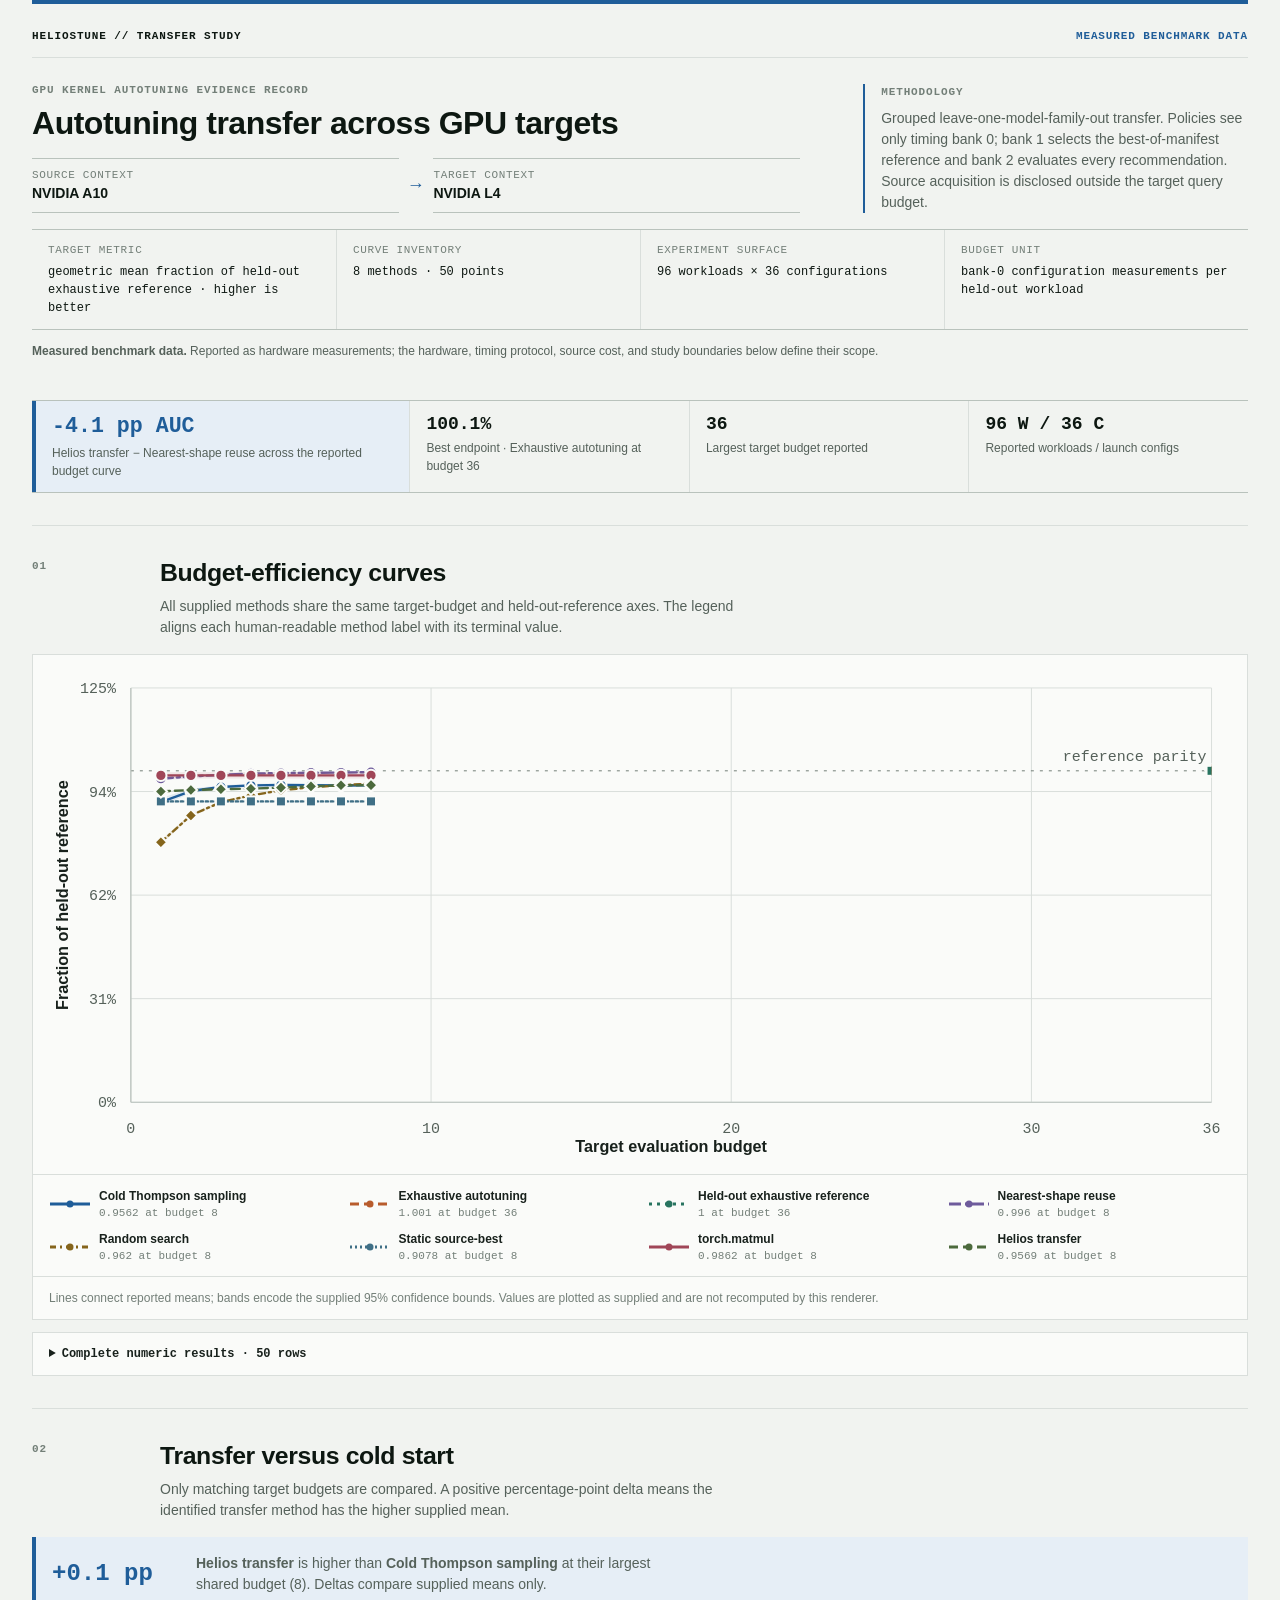
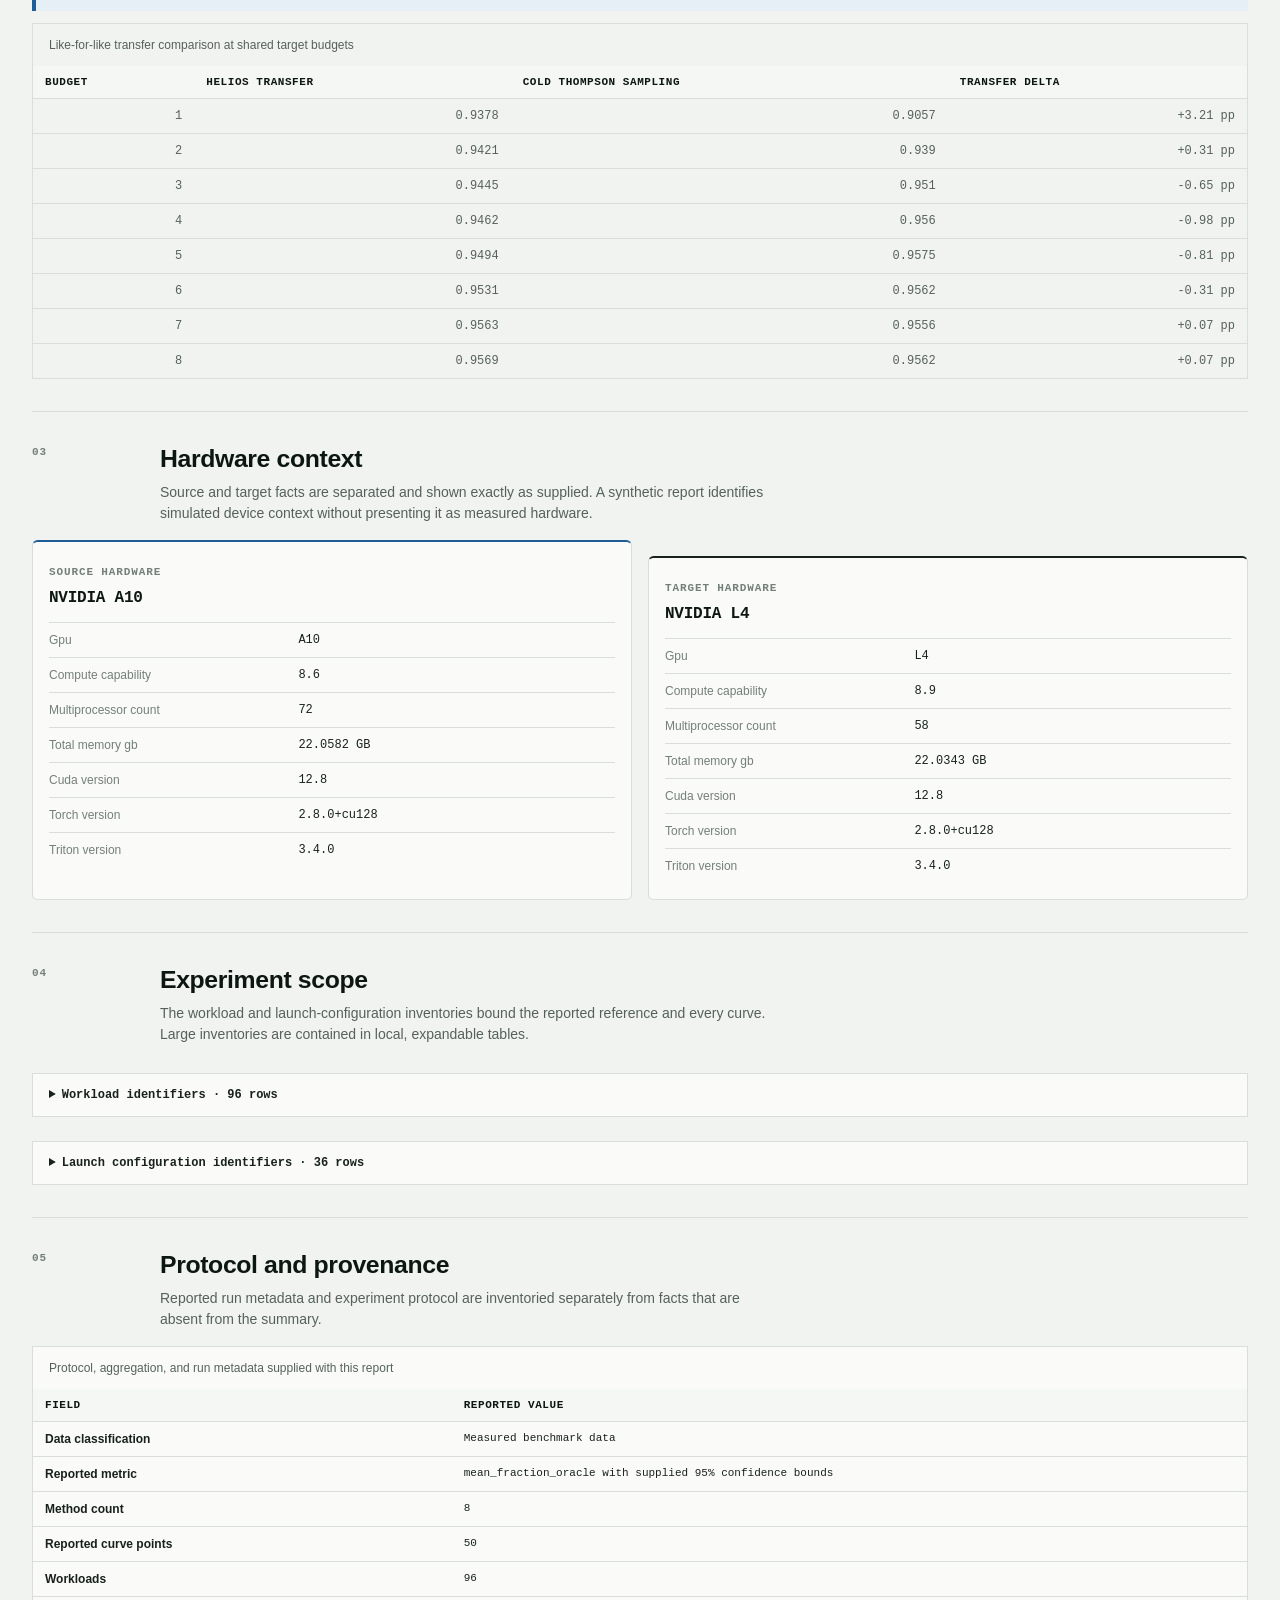
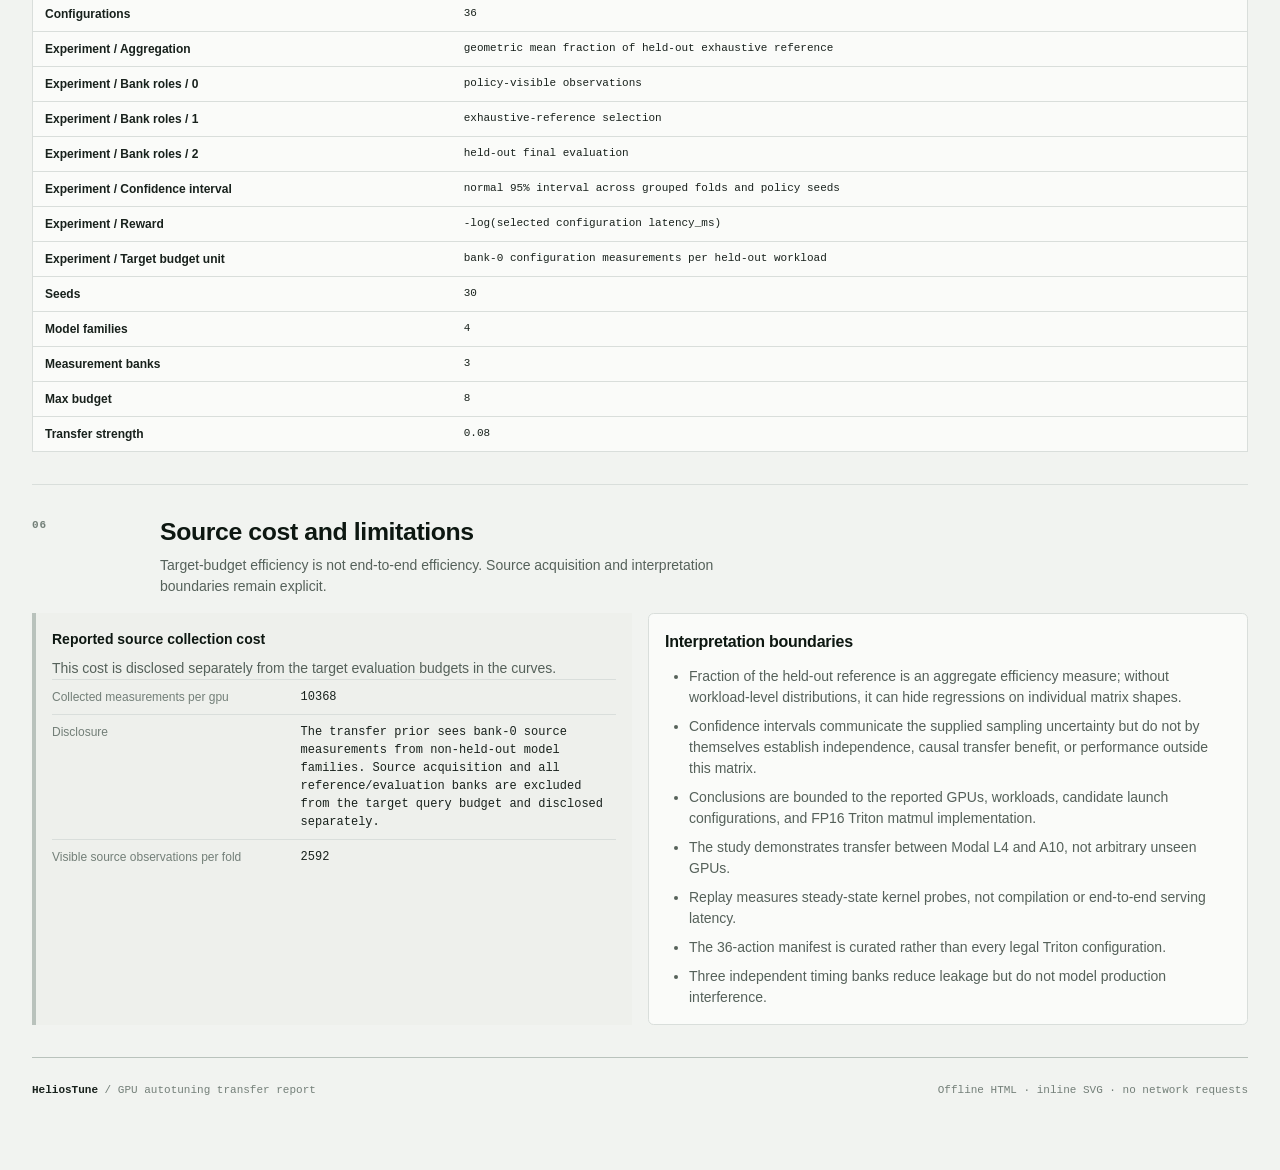
<file: site/a10-to-l4.html>
<!doctype html><html lang="en"><head><meta charset="utf-8"><meta name="viewport" content="width=device-width, initial-scale=1"><meta name="color-scheme" content="light"><title>HeliosTune transfer report · NVIDIA A10 → NVIDIA L4</title><style>
:root {
  color-scheme: light;
  --canvas: #f1f3f0;
  --paper: #fafbf9;
  --paper-muted: #f5f7f4;
  --ink: #18211c;
  --ink-strong: #0d1711;
  --muted: #55615a;
  --subtle: #737f78;
  --line: #d9dedb;
  --line-strong: #b9c2bc;
  --accent: #1f5d99;
  --accent-soft: #e6eef6;
  --note: #eef0ec;
  --negative: #8f3f35;
  --series-0: #1f5d99;
  --series-1: #b85c2d;
  --series-2: #287460;
  --series-3: #6e5b9c;
  --series-4: #85651c;
  --series-5: #3f6f86;
  --series-6: #a04658;
  --series-7: #4c6a3d;
  --series-8: #715047;
  --series-9: #52657d;
  --font-sans: "IBM Plex Sans", Aptos, "Segoe UI", "Helvetica Neue", sans-serif;
  --font-mono: "IBM Plex Mono", "SFMono-Regular", "Cascadia Code", Consolas, monospace;
  --text-2xs: 0.6875rem;
  --text-xs: 0.75rem;
  --text-sm: 0.875rem;
  --text-md: 1rem;
  --text-lg: 1.125rem;
  --text-title: clamp(1.6rem, 2.5vw, 2.15rem);
  --space-1: 0.25rem;
  --space-2: 0.5rem;
  --space-3: 0.75rem;
  --space-4: 1rem;
  --space-5: 1.5rem;
  --space-6: 2rem;
  --space-7: 3rem;
  --space-8: 4rem;
  --radius-sm: 0.2rem;
  --radius-md: 0.35rem;
  --page-max: 80rem;
  --chart-min: 44rem;
  --focus-ring: 0 0 0 0.1875rem rgba(31, 93, 153, 0.24);
}

* { box-sizing: border-box; }
html { background: var(--canvas); }
body {
  margin: 0;
  min-width: 0;
  background: var(--canvas);
  color: var(--ink);
  font-family: var(--font-sans);
  font-size: var(--text-md);
  line-height: 1.5;
}
a {
  color: var(--accent);
  text-decoration-thickness: 0.0625rem;
  text-underline-offset: var(--space-1);
}
a:focus-visible, summary:focus-visible {
  outline: none;
  box-shadow: var(--focus-ring);
}
.skip-link {
  position: fixed;
  inset: var(--space-3) auto auto var(--space-3);
  z-index: 20;
  padding: var(--space-2) var(--space-3);
  background: var(--ink-strong);
  color: var(--paper);
  transform: translateY(-160%);
}
.skip-link:focus { transform: translateY(0); }
.page {
  width: 100%;
  max-width: var(--page-max);
  margin: 0 auto;
  padding: 0 var(--space-6) var(--space-7);
}
.report-header {
  padding: var(--space-5) 0 var(--space-4);
  border-top: var(--space-1) solid var(--accent);
}
.utility-rail {
  display: flex;
  align-items: center;
  justify-content: space-between;
  gap: var(--space-4);
  padding-bottom: var(--space-3);
  border-bottom: 1px solid var(--line);
  color: var(--subtle);
  font-family: var(--font-mono);
  font-size: var(--text-2xs);
  letter-spacing: 0.08em;
  text-transform: uppercase;
}
.project-lockup { color: var(--ink-strong); font-weight: 700; }
.data-flag {
  color: var(--accent);
  font-weight: 700;
  text-align: right;
}
.identity-layout {
  display: grid;
  grid-template-columns: minmax(0, 1.35fr) minmax(18rem, 0.65fr);
  gap: var(--space-6);
  align-items: end;
  padding: var(--space-5) 0 var(--space-4);
}
.identity-layout > * { min-width: 0; }
.kicker, .micro-label, .section-number, .hardware-role {
  margin: 0;
  color: var(--subtle);
  font-family: var(--font-mono);
  font-size: var(--text-2xs);
  font-weight: 700;
  letter-spacing: 0.08em;
  text-transform: uppercase;
}
h1, h2, h3 {
  margin-top: 0;
  color: var(--ink-strong);
  letter-spacing: -0.015em;
}
h1 {
  max-width: 34ch;
  margin: var(--space-2) 0 var(--space-4);
  font-size: var(--text-title);
  font-weight: 680;
  line-height: 1.12;
}
h2 {
  margin-bottom: var(--space-2);
  font-size: clamp(1.25rem, 2vw, 1.55rem);
  font-weight: 680;
  line-height: 1.2;
}
h3 {
  margin-bottom: var(--space-3);
  font-size: var(--text-md);
  font-weight: 680;
}
.route {
  display: grid;
  grid-template-columns: minmax(0, 1fr) auto minmax(0, 1fr);
  gap: var(--space-3);
  align-items: center;
  max-width: 48rem;
}
.route-node {
  min-width: 0;
  padding: var(--space-2) 0;
  border-block: 1px solid var(--line-strong);
}
.route-node span {
  display: block;
  color: var(--subtle);
  font-family: var(--font-mono);
  font-size: var(--text-2xs);
  letter-spacing: 0.06em;
  text-transform: uppercase;
}
.route-node strong {
  display: block;
  overflow-wrap: anywhere;
  color: var(--ink-strong);
  font-size: var(--text-sm);
  font-weight: 650;
}
.route-arrow {
  color: var(--accent);
  font-family: var(--font-mono);
  font-size: var(--text-lg);
}
.method-note {
  padding-left: var(--space-4);
  border-left: 2px solid var(--accent);
}
.method-note p { margin: 0; }
.method-note .method-copy {
  margin-top: var(--space-2);
  color: var(--muted);
  font-size: var(--text-sm);
}
.meta-strip {
  display: grid;
  grid-template-columns: repeat(4, minmax(0, 1fr));
  margin: 0;
  border-block: 1px solid var(--line-strong);
}
.meta-strip div {
  min-width: 0;
  padding: var(--space-3) var(--space-4);
  border-left: 1px solid var(--line);
}
.meta-strip div:first-child { border-left: 0; }
.meta-strip dt {
  color: var(--subtle);
  font-family: var(--font-mono);
  font-size: var(--text-2xs);
  letter-spacing: 0.06em;
  text-transform: uppercase;
}
.meta-strip dd {
  margin: var(--space-1) 0 0;
  overflow-wrap: anywhere;
  color: var(--ink-strong);
  font-family: var(--font-mono);
  font-size: var(--text-xs);
}
.status-copy {
  margin: var(--space-3) 0 0;
  color: var(--muted);
  font-size: var(--text-xs);
}
.result-strip {
  display: grid;
  grid-template-columns: minmax(14rem, 1.35fr) repeat(3, minmax(0, 1fr));
  margin: var(--space-5) 0 var(--space-6);
  border-block: 1px solid var(--line-strong);
}
.result {
  min-width: 0;
  padding: var(--space-3) var(--space-4);
  border-left: 1px solid var(--line);
}
.result:first-child {
  border-left: var(--space-1) solid var(--accent);
  background: var(--accent-soft);
}
.result-value {
  display: block;
  margin-bottom: var(--space-1);
  overflow-wrap: anywhere;
  color: var(--ink-strong);
  font-family: var(--font-mono);
  font-size: var(--text-lg);
  font-weight: 700;
  line-height: 1.25;
}
.result:first-child .result-value { color: var(--accent); font-size: 1.35rem; }
.result-label { display: block; color: var(--muted); font-size: var(--text-xs); }
.section {
  min-width: 0;
  padding: var(--space-6) 0;
  border-top: 1px solid var(--line);
}
.section-head {
  display: grid;
  grid-template-columns: 7rem minmax(0, 1fr);
  gap: var(--space-4);
  margin-bottom: var(--space-4);
}
.section-head > * { min-width: 0; }
.section-copy {
  max-width: 78ch;
  margin: 0;
  color: var(--muted);
  font-size: var(--text-sm);
}
.panel {
  min-width: 0;
  padding: var(--space-4);
  border: 1px solid var(--line);
  background: var(--paper);
  border-radius: var(--radius-md);
}
.panel + .panel { margin-top: var(--space-4); }
.chart-frame {
  min-width: 0;
  margin: 0;
  border: 1px solid var(--line);
  background: var(--paper);
}
.chart-scroll {
  width: 100%;
  max-width: 100%;
  overflow-x: auto;
  overscroll-behavior-inline: contain;
  padding: var(--space-2) var(--space-2) 0;
  scrollbar-color: var(--line-strong) var(--paper-muted);
}
.chart-scroll svg {
  display: block;
  width: 100%;
  min-width: var(--chart-min);
  height: auto;
}
.chart-grid {
  stroke: var(--line);
  stroke-width: 1;
  vector-effect: non-scaling-stroke;
}
.chart-axis {
  stroke: var(--line-strong);
  stroke-width: 1.2;
  vector-effect: non-scaling-stroke;
}
.chart-text {
  fill: var(--muted);
  font-family: var(--font-mono);
  font-size: 12px;
}
.chart-label {
  fill: var(--ink);
  font-family: var(--font-sans);
  font-size: 13px;
  font-weight: 650;
}
.oracle-line {
  stroke: var(--subtle);
  stroke-dasharray: 3 6;
  vector-effect: non-scaling-stroke;
}
.series-line {
  fill: none;
  stroke-width: 2.4;
  stroke-linecap: round;
  stroke-linejoin: round;
  vector-effect: non-scaling-stroke;
}
.series-band { stroke: none; opacity: 0.11; }
.series-point {
  stroke: var(--paper);
  stroke-width: 1.6;
  vector-effect: non-scaling-stroke;
}
.method-legend {
  display: grid;
  grid-template-columns: repeat(auto-fit, minmax(14rem, 1fr));
  gap: var(--space-2) var(--space-4);
  margin: 0;
  padding: var(--space-3) var(--space-4);
  border-top: 1px solid var(--line);
  list-style: none;
}
.method-legend li {
  display: grid;
  grid-template-columns: auto minmax(0, 1fr);
  gap: var(--space-2);
  align-items: center;
  min-width: 0;
  color: var(--muted);
  font-size: var(--text-xs);
}
.method-legend svg { flex: 0 0 auto; }
.method-legend strong {
  display: block;
  overflow-wrap: anywhere;
  color: var(--ink);
  font-weight: 650;
}
.legend-endpoint {
  display: block;
  color: var(--subtle);
  font-family: var(--font-mono);
  font-size: var(--text-2xs);
}
figcaption {
  padding: var(--space-3) var(--space-4);
  border-top: 1px solid var(--line);
  color: var(--subtle);
  font-size: var(--text-xs);
}
.data-disclosure {
  min-width: 0;
  margin-top: var(--space-3);
  border: 1px solid var(--line);
  background: var(--paper);
}
.data-disclosure summary {
  cursor: pointer;
  padding: var(--space-3) var(--space-4);
  color: var(--ink);
  font-family: var(--font-mono);
  font-size: var(--text-xs);
  font-weight: 650;
}
.data-disclosure[open] summary { border-bottom: 1px solid var(--line); }
.table-wrap {
  width: 100%;
  max-width: 100%;
  overflow-x: auto;
  overscroll-behavior-inline: contain;
  scrollbar-color: var(--line-strong) var(--paper-muted);
}
.panel-table {
  border: 1px solid var(--line);
  background: var(--paper);
}
table {
  width: max-content;
  min-width: 100%;
  border-collapse: collapse;
  font-variant-numeric: tabular-nums;
}
caption {
  padding: var(--space-3) var(--space-4);
  color: var(--muted);
  font-size: var(--text-xs);
  text-align: left;
}
th, td {
  padding: var(--space-2) var(--space-3);
  border-bottom: 1px solid var(--line);
  text-align: left;
  vertical-align: top;
}
th {
  background: var(--paper-muted);
  color: var(--ink-strong);
  font-family: var(--font-mono);
  font-size: var(--text-2xs);
  letter-spacing: 0.05em;
  text-transform: uppercase;
}
td { color: var(--muted); font-size: var(--text-xs); }
tbody tr:last-child td { border-bottom: 0; }
tbody tr:hover td { background: var(--accent-soft); color: var(--ink); }
.numeric {
  text-align: right;
  font-family: var(--font-mono);
  white-space: nowrap;
}
.method-name { color: var(--ink); font-weight: 650; }
.identifier {
  min-width: 24rem;
  max-width: 44rem;
  overflow-wrap: anywhere;
  font-family: var(--font-mono);
  font-size: var(--text-2xs);
}
.provenance-value {
  min-width: 18rem;
  max-width: 48rem;
  overflow-wrap: anywhere;
  color: var(--ink);
  font-family: var(--font-mono);
  font-size: var(--text-2xs);
  white-space: normal;
}
.hardware-grid, .split-grid {
  display: grid;
  grid-template-columns: repeat(2, minmax(0, 1fr));
  gap: var(--space-4);
}
.hardware-sheet { border-top: 2px solid var(--accent); }
.hardware-sheet.target { border-top-color: var(--ink); }
.hardware-name {
  margin: var(--space-1) 0 var(--space-3);
  overflow-wrap: anywhere;
  font-family: var(--font-mono);
  font-size: var(--text-md);
  font-weight: 650;
}
.fact-list { margin: 0; }
.fact-list div {
  display: grid;
  grid-template-columns: minmax(8rem, 0.75fr) minmax(0, 1fr);
  gap: var(--space-3);
  padding: var(--space-2) 0;
  border-top: 1px solid var(--line);
}
.fact-list dt { color: var(--subtle); font-size: var(--text-xs); }
.fact-list dd {
  margin: 0;
  overflow-wrap: anywhere;
  color: var(--ink);
  font-family: var(--font-mono);
  font-size: var(--text-xs);
}
.comparison-lead {
  display: grid;
  grid-template-columns: minmax(8rem, auto) minmax(0, 1fr);
  gap: var(--space-4);
  align-items: center;
  padding: var(--space-4);
  border-left: var(--space-1) solid var(--accent);
  background: var(--accent-soft);
}
.delta {
  color: var(--accent);
  font-family: var(--font-mono);
  font-size: 1.5rem;
  font-weight: 700;
  line-height: 1;
}
.delta.negative { color: var(--negative); }
.delta-context { max-width: 62ch; color: var(--muted); font-size: var(--text-sm); }
.comparison-lead + .table-wrap { margin-top: var(--space-3); border: 1px solid var(--line); }
.disclosure {
  padding: var(--space-4);
  border-left: var(--space-1) solid var(--line-strong);
  background: var(--note);
  color: var(--muted);
  font-size: var(--text-sm);
}
.disclosure strong { color: var(--ink-strong); }
.disclosure p { margin: var(--space-2) 0 0; }
.empty-state {
  padding: var(--space-4);
  border: 1px dashed var(--line-strong);
  color: var(--muted);
  background: var(--paper-muted);
  font-size: var(--text-sm);
}
.matrix-stack { display: grid; gap: var(--space-3); }
.limitations {
  margin: 0;
  padding-left: var(--space-5);
  color: var(--muted);
  font-size: var(--text-sm);
}
.limitations li + li { margin-top: var(--space-2); }
.footer {
  display: flex;
  justify-content: space-between;
  gap: var(--space-4);
  padding: var(--space-5) 0;
  border-top: 1px solid var(--line-strong);
  color: var(--subtle);
  font-family: var(--font-mono);
  font-size: var(--text-2xs);
}
.footer strong { color: var(--ink); }

@media (max-width: 62rem) {
  .identity-layout { grid-template-columns: 1fr; gap: var(--space-4); }
  .method-note { max-width: 52rem; }
  .result-strip { grid-template-columns: repeat(2, minmax(0, 1fr)); }
  .result:nth-child(odd) { border-left: 0; }
  .result:first-child { border-left: var(--space-1) solid var(--accent); }
  .result:nth-child(n + 3) { border-top: 1px solid var(--line); }
}
@media (max-width: 44rem) {
  .page { padding-inline: var(--space-4); }
  .report-header { padding-top: var(--space-4); }
  .utility-rail { align-items: flex-start; }
  .identity-layout { padding-block: var(--space-4); }
  .meta-strip { grid-template-columns: repeat(2, minmax(0, 1fr)); }
  .meta-strip div:nth-child(odd) { border-left: 0; }
  .meta-strip div:nth-child(n + 3) { border-top: 1px solid var(--line); }
  .result-strip { grid-template-columns: 1fr; margin-bottom: var(--space-5); }
  .result { border-left: 0; border-top: 1px solid var(--line); }
  .result:first-child { grid-column: auto; border-top: 0; border-left: var(--space-1) solid var(--accent); }
  .section { padding-block: var(--space-5); }
  .section-head { grid-template-columns: 1fr; gap: var(--space-1); }
  .hardware-grid, .split-grid { grid-template-columns: 1fr; }
  .comparison-lead { grid-template-columns: 1fr; gap: var(--space-2); }
  .footer { flex-direction: column; }
}
@media (max-width: 25rem) {
  .utility-rail { flex-direction: column; gap: var(--space-2); }
  .data-flag { text-align: left; }
  .route { gap: var(--space-2); }
  .meta-strip { grid-template-columns: 1fr; }
  .meta-strip div, .meta-strip div:nth-child(odd) { border-left: 0; border-top: 1px solid var(--line); }
  .meta-strip div:first-child { border-top: 0; }
  .fact-list div { grid-template-columns: 1fr; gap: var(--space-1); }
}
@media print {
  body, html { background: var(--paper); }
  .page { max-width: none; padding: 0; }
  .chart-scroll, .table-wrap { overflow: visible; }
  .chart-scroll svg { min-width: 0; }
  details:not([open]) > *:not(summary) { display: block; }
  .section, .panel, .chart-frame, table { break-inside: avoid; }
}
</style></head><body><a class="skip-link" href="#main">Skip to results</a><div class="page"><header class="report-header"><div class="utility-rail"><span class="project-lockup">HeliosTune // transfer study</span><span class="data-flag">Measured benchmark data</span></div><div class="identity-layout"><div><p class="kicker">GPU kernel autotuning evidence record</p><h1>Autotuning transfer across GPU targets</h1><div class="route" aria-label="Transfer direction from NVIDIA A10 to NVIDIA L4"><div class="route-node"><span>Source context</span><strong>NVIDIA A10</strong></div><span class="route-arrow" aria-hidden="true">→</span><div class="route-node"><span>Target context</span><strong>NVIDIA L4</strong></div></div></div><aside class="method-note" aria-label="Methodology summary"><p class="micro-label">Methodology</p><p class="method-copy">Grouped leave-one-model-family-out transfer. Policies see only timing bank 0; bank 1 selects the best-of-manifest reference and bank 2 evaluates every recommendation. Source acquisition is disclosed outside the target query budget.</p></aside></div><dl class="meta-strip"><div><dt>Target metric</dt><dd>geometric mean fraction of held-out exhaustive reference · higher is better</dd></div><div><dt>Curve inventory</dt><dd>8 methods · 50 points</dd></div><div><dt>Experiment surface</dt><dd>96 workloads × 36 configurations</dd></div><div><dt>Budget unit</dt><dd>bank-0 configuration measurements per held-out workload</dd></div></dl><p class="status-copy"><strong>Measured benchmark data.</strong> Reported as hardware measurements; the hardware, timing protocol, source cost, and study boundaries below define their scope.</p></header><main id="main"><div class="result-strip" aria-label="Primary reported results"><div class="result"><span class="result-value">-4.1 pp AUC</span><span class="result-label">Helios transfer − Nearest-shape reuse across the reported budget curve</span></div><div class="result"><span class="result-value">100.1%</span><span class="result-label">Best endpoint · Exhaustive autotuning at budget 36</span></div><div class="result"><span class="result-value">36</span><span class="result-label">Largest target budget reported</span></div><div class="result"><span class="result-value">96 W / 36 C</span><span class="result-label">Reported workloads / launch configs</span></div></div><section class="section" aria-labelledby="section-01"><header class="section-head"><p class="section-number">01</p><div><h2 id="section-01">Budget-efficiency curves</h2><p class="section-copy">All supplied methods share the same target-budget and held-out-reference axes. The legend aligns each human-readable method label with its terminal value.</p></div></header><figure class="chart-frame"><div class="chart-scroll"><svg viewBox="0 0 960 410" role="img" aria-labelledby="curve-title curve-desc"><title id="curve-title">Budget efficiency by tuning method</title><desc id="curve-desc">Mean fraction of the held-out reference by target evaluation budget. Shaded regions show supplied 95 percent confidence intervals.</desc><defs><clipPath id="plot-clip"><rect x="72" y="20" width="866" height="332" /></clipPath></defs><line class="chart-grid" x1="72" x2="938" y1="352.00" y2="352.00" /><text class="chart-text" x="60" y="356.00" text-anchor="end">0%</text><line class="chart-grid" x1="72" x2="938" y1="269.00" y2="269.00" /><text class="chart-text" x="60" y="273.00" text-anchor="end">31%</text><line class="chart-grid" x1="72" x2="938" y1="186.00" y2="186.00" /><text class="chart-text" x="60" y="190.00" text-anchor="end">62%</text><line class="chart-grid" x1="72" x2="938" y1="103.00" y2="103.00" /><text class="chart-text" x="60" y="107.00" text-anchor="end">94%</text><line class="chart-grid" x1="72" x2="938" y1="20.00" y2="20.00" /><text class="chart-text" x="60" y="24.00" text-anchor="end">125%</text><line class="chart-grid" x1="72.00" x2="72.00" y1="20" y2="352" /><text class="chart-text" x="72.00" y="377" text-anchor="middle">0</text><line class="chart-grid" x1="312.56" x2="312.56" y1="20" y2="352" /><text class="chart-text" x="312.56" y="377" text-anchor="middle">10</text><line class="chart-grid" x1="553.11" x2="553.11" y1="20" y2="352" /><text class="chart-text" x="553.11" y="377" text-anchor="middle">20</text><line class="chart-grid" x1="793.67" x2="793.67" y1="20" y2="352" /><text class="chart-text" x="793.67" y="377" text-anchor="middle">30</text><line class="chart-grid" x1="938.00" x2="938.00" y1="20" y2="352" /><text class="chart-text" x="938.00" y="377" text-anchor="middle">36</text><line class="oracle-line" x1="72" x2="938" y1="86.40" y2="86.40" /><text class="chart-text" x="934" y="78.40" text-anchor="end">reference parity</text><line class="chart-axis" x1="72" x2="72" y1="20" y2="352" /><line class="chart-axis" x1="72" x2="938" y1="352" y2="352" /><text class="chart-label" x="505.00" y="392" text-anchor="middle">Target evaluation budget</text><text class="chart-label" x="22" y="186.00" text-anchor="middle" transform="rotate(-90 22 186.00)">Fraction of held-out reference</text><g clip-path="url(#plot-clip)"><path class="series-band" d="M 96.06 108.28 L 120.11 100.79 L 144.17 97.89 L 168.22 96.83 L 192.28 96.48 L 216.33 96.82 L 240.39 97.01 L 264.44 96.94 L 264.44 99.11 L 240.39 99.38 L 216.33 99.22 L 192.28 98.91 L 168.22 99.36 L 144.17 100.93 L 120.11 104.41 L 96.06 114.61 Z" fill="var(--series-0)" /><path class="series-line" d="M 96.06 111.45 L 120.11 102.60 L 144.17 99.41 L 168.22 98.10 L 192.28 97.70 L 216.33 98.02 L 240.39 98.20 L 264.44 98.02" stroke="var(--series-0)" /><g class="series-point" fill="var(--series-0)"><title>Cold Thompson sampling: budget 1, mean 0.9057, 95% CI 0.8938 to 0.9176</title><circle cx="96.06" cy="111.45" r="4.5" /></g><g class="series-point" fill="var(--series-0)"><title>Cold Thompson sampling: budget 2, mean 0.939, 95% CI 0.9322 to 0.9458</title><circle cx="120.11" cy="102.60" r="4.5" /></g><g class="series-point" fill="var(--series-0)"><title>Cold Thompson sampling: budget 3, mean 0.951, 95% CI 0.9453 to 0.9567</title><circle cx="144.17" cy="99.41" r="4.5" /></g><g class="series-point" fill="var(--series-0)"><title>Cold Thompson sampling: budget 4, mean 0.956, 95% CI 0.9512 to 0.9607</title><circle cx="168.22" cy="98.10" r="4.5" /></g><g class="series-point" fill="var(--series-0)"><title>Cold Thompson sampling: budget 5, mean 0.9575, 95% CI 0.9529 to 0.962</title><circle cx="192.28" cy="97.70" r="4.5" /></g><g class="series-point" fill="var(--series-0)"><title>Cold Thompson sampling: budget 6, mean 0.9562, 95% CI 0.9517 to 0.9608</title><circle cx="216.33" cy="98.02" r="4.5" /></g><g class="series-point" fill="var(--series-0)"><title>Cold Thompson sampling: budget 7, mean 0.9556, 95% CI 0.9511 to 0.96</title><circle cx="240.39" cy="98.20" r="4.5" /></g><g class="series-point" fill="var(--series-0)"><title>Cold Thompson sampling: budget 8, mean 0.9562, 95% CI 0.9522 to 0.9603</title><circle cx="264.44" cy="98.02" r="4.5" /></g><path class="series-band" d="M 938.00 85.32 L 938.00 86.92 Z" fill="var(--series-1)" /><path class="series-line" d="M 938.00 86.12" stroke="var(--series-1)" stroke-dasharray="9 5" /><g class="series-point" fill="var(--series-1)"><title>Exhaustive autotuning: budget 36, mean 1.001, 95% CI 0.998 to 1.0041</title><polygon points="938.00,81.12 943.00,86.12 938.00,91.12 933.00,86.12" /></g><path class="series-band" d="M 938.00 86.40 L 938.00 86.40 Z" fill="var(--series-2)" /><path class="series-line" d="M 938.00 86.40" stroke="var(--series-2)" stroke-dasharray="3 5" /><g class="series-point" fill="var(--series-2)"><title>Held-out exhaustive reference: budget 36, mean 1, 95% CI 1 to 1</title><rect x="934.00" y="82.40" width="8" height="8" /></g><path class="series-band" d="M 96.06 91.21 L 120.11 89.47 L 144.17 88.95 L 168.22 87.83 L 192.28 87.49 L 216.33 87.15 L 240.39 86.90 L 264.44 86.44 L 264.44 88.49 L 240.39 88.70 L 216.33 88.73 L 192.28 89.03 L 168.22 89.25 L 144.17 90.24 L 120.11 92.33 L 96.06 94.24 Z" fill="var(--series-3)" /><path class="series-line" d="M 96.06 92.72 L 120.11 90.90 L 144.17 89.60 L 168.22 88.54 L 192.28 88.26 L 216.33 87.94 L 240.39 87.80 L 264.44 87.46" stroke="var(--series-3)" stroke-dasharray="12 4 3 4" /><g class="series-point" fill="var(--series-3)"><title>Nearest-shape reuse: budget 1, mean 0.9762, 95% CI 0.9705 to 0.9819</title><circle cx="96.06" cy="92.72" r="4.5" /></g><g class="series-point" fill="var(--series-3)"><title>Nearest-shape reuse: budget 2, mean 0.9831, 95% CI 0.9777 to 0.9884</title><circle cx="120.11" cy="90.90" r="4.5" /></g><g class="series-point" fill="var(--series-3)"><title>Nearest-shape reuse: budget 3, mean 0.988, 95% CI 0.9855 to 0.9904</title><circle cx="144.17" cy="89.60" r="4.5" /></g><g class="series-point" fill="var(--series-3)"><title>Nearest-shape reuse: budget 4, mean 0.9919, 95% CI 0.9893 to 0.9946</title><circle cx="168.22" cy="88.54" r="4.5" /></g><g class="series-point" fill="var(--series-3)"><title>Nearest-shape reuse: budget 5, mean 0.993, 95% CI 0.9901 to 0.9959</title><circle cx="192.28" cy="88.26" r="4.5" /></g><g class="series-point" fill="var(--series-3)"><title>Nearest-shape reuse: budget 6, mean 0.9942, 95% CI 0.9912 to 0.9972</title><circle cx="216.33" cy="87.94" r="4.5" /></g><g class="series-point" fill="var(--series-3)"><title>Nearest-shape reuse: budget 7, mean 0.9947, 95% CI 0.9913 to 0.9981</title><circle cx="240.39" cy="87.80" r="4.5" /></g><g class="series-point" fill="var(--series-3)"><title>Nearest-shape reuse: budget 8, mean 0.996, 95% CI 0.9921 to 0.9999</title><circle cx="264.44" cy="87.46" r="4.5" /></g><path class="series-band" d="M 96.06 141.77 L 120.11 120.82 L 144.17 110.43 L 168.22 105.26 L 192.28 101.36 L 216.33 98.97 L 240.39 97.43 L 264.44 95.94 L 264.44 97.06 L 240.39 98.67 L 216.33 100.21 L 192.28 102.73 L 168.22 106.98 L 144.17 112.52 L 120.11 123.49 L 96.06 145.46 Z" fill="var(--series-4)" /><path class="series-line" d="M 96.06 143.61 L 120.11 122.15 L 144.17 111.47 L 168.22 106.12 L 192.28 102.05 L 216.33 99.59 L 240.39 98.05 L 264.44 96.50" stroke="var(--series-4)" stroke-dasharray="6 4 2 4" /><g class="series-point" fill="var(--series-4)"><title>Random search: budget 1, mean 0.7846, 95% CI 0.7776 to 0.7915</title><polygon points="96.06,138.61 101.06,143.61 96.06,148.61 91.06,143.61" /></g><g class="series-point" fill="var(--series-4)"><title>Random search: budget 2, mean 0.8654, 95% CI 0.8604 to 0.8704</title><polygon points="120.11,117.15 125.11,122.15 120.11,127.15 115.11,122.15" /></g><g class="series-point" fill="var(--series-4)"><title>Random search: budget 3, mean 0.9056, 95% CI 0.9017 to 0.9095</title><polygon points="144.17,106.47 149.17,111.47 144.17,116.47 139.17,111.47" /></g><g class="series-point" fill="var(--series-4)"><title>Random search: budget 4, mean 0.9257, 95% CI 0.9225 to 0.929</title><polygon points="168.22,101.12 173.22,106.12 168.22,111.12 163.22,106.12" /></g><g class="series-point" fill="var(--series-4)"><title>Random search: budget 5, mean 0.9411, 95% CI 0.9385 to 0.9437</title><polygon points="192.28,97.05 197.28,102.05 192.28,107.05 187.28,102.05" /></g><g class="series-point" fill="var(--series-4)"><title>Random search: budget 6, mean 0.9503, 95% CI 0.948 to 0.9527</title><polygon points="216.33,94.59 221.33,99.59 216.33,104.59 211.33,99.59" /></g><g class="series-point" fill="var(--series-4)"><title>Random search: budget 7, mean 0.9561, 95% CI 0.9538 to 0.9585</title><polygon points="240.39,93.05 245.39,98.05 240.39,103.05 235.39,98.05" /></g><g class="series-point" fill="var(--series-4)"><title>Random search: budget 8, mean 0.962, 95% CI 0.9598 to 0.9641</title><polygon points="264.44,91.50 269.44,96.50 264.44,101.50 259.44,96.50" /></g><path class="series-band" d="M 96.06 109.74 L 120.11 109.74 L 144.17 109.74 L 168.22 109.74 L 192.28 109.74 L 216.33 109.74 L 240.39 109.74 L 264.44 109.74 L 264.44 112.05 L 240.39 112.05 L 216.33 112.05 L 192.28 112.05 L 168.22 112.05 L 144.17 112.05 L 120.11 112.05 L 96.06 112.05 Z" fill="var(--series-5)" /><path class="series-line" d="M 96.06 110.89 L 120.11 110.89 L 144.17 110.89 L 168.22 110.89 L 192.28 110.89 L 216.33 110.89 L 240.39 110.89 L 264.44 110.89" stroke="var(--series-5)" stroke-dasharray="2 3" /><g class="series-point" fill="var(--series-5)"><title>Static source-best: budget 1, mean 0.9078, 95% CI 0.9034 to 0.9121</title><rect x="92.06" y="106.89" width="8" height="8" /></g><g class="series-point" fill="var(--series-5)"><title>Static source-best: budget 2, mean 0.9078, 95% CI 0.9034 to 0.9121</title><rect x="116.11" y="106.89" width="8" height="8" /></g><g class="series-point" fill="var(--series-5)"><title>Static source-best: budget 3, mean 0.9078, 95% CI 0.9034 to 0.9121</title><rect x="140.17" y="106.89" width="8" height="8" /></g><g class="series-point" fill="var(--series-5)"><title>Static source-best: budget 4, mean 0.9078, 95% CI 0.9034 to 0.9121</title><rect x="164.22" y="106.89" width="8" height="8" /></g><g class="series-point" fill="var(--series-5)"><title>Static source-best: budget 5, mean 0.9078, 95% CI 0.9034 to 0.9121</title><rect x="188.28" y="106.89" width="8" height="8" /></g><g class="series-point" fill="var(--series-5)"><title>Static source-best: budget 6, mean 0.9078, 95% CI 0.9034 to 0.9121</title><rect x="212.33" y="106.89" width="8" height="8" /></g><g class="series-point" fill="var(--series-5)"><title>Static source-best: budget 7, mean 0.9078, 95% CI 0.9034 to 0.9121</title><rect x="236.39" y="106.89" width="8" height="8" /></g><g class="series-point" fill="var(--series-5)"><title>Static source-best: budget 8, mean 0.9078, 95% CI 0.9034 to 0.9121</title><rect x="260.44" y="106.89" width="8" height="8" /></g><path class="series-band" d="M 96.06 87.60 L 120.11 87.60 L 144.17 87.60 L 168.22 87.60 L 192.28 87.60 L 216.33 87.60 L 240.39 87.60 L 264.44 87.60 L 264.44 92.51 L 240.39 92.51 L 216.33 92.51 L 192.28 92.51 L 168.22 92.51 L 144.17 92.51 L 120.11 92.51 L 96.06 92.51 Z" fill="var(--series-6)" /><path class="series-line" d="M 96.06 90.06 L 120.11 90.06 L 144.17 90.06 L 168.22 90.06 L 192.28 90.06 L 216.33 90.06 L 240.39 90.06 L 264.44 90.06" stroke="var(--series-6)" /><g class="series-point" fill="var(--series-6)"><title>torch.matmul: budget 1, mean 0.9862, 95% CI 0.977 to 0.9955</title><circle cx="96.06" cy="90.06" r="4.5" /></g><g class="series-point" fill="var(--series-6)"><title>torch.matmul: budget 2, mean 0.9862, 95% CI 0.977 to 0.9955</title><circle cx="120.11" cy="90.06" r="4.5" /></g><g class="series-point" fill="var(--series-6)"><title>torch.matmul: budget 3, mean 0.9862, 95% CI 0.977 to 0.9955</title><circle cx="144.17" cy="90.06" r="4.5" /></g><g class="series-point" fill="var(--series-6)"><title>torch.matmul: budget 4, mean 0.9862, 95% CI 0.977 to 0.9955</title><circle cx="168.22" cy="90.06" r="4.5" /></g><g class="series-point" fill="var(--series-6)"><title>torch.matmul: budget 5, mean 0.9862, 95% CI 0.977 to 0.9955</title><circle cx="192.28" cy="90.06" r="4.5" /></g><g class="series-point" fill="var(--series-6)"><title>torch.matmul: budget 6, mean 0.9862, 95% CI 0.977 to 0.9955</title><circle cx="216.33" cy="90.06" r="4.5" /></g><g class="series-point" fill="var(--series-6)"><title>torch.matmul: budget 7, mean 0.9862, 95% CI 0.977 to 0.9955</title><circle cx="240.39" cy="90.06" r="4.5" /></g><g class="series-point" fill="var(--series-6)"><title>torch.matmul: budget 8, mean 0.9862, 95% CI 0.977 to 0.9955</title><circle cx="264.44" cy="90.06" r="4.5" /></g><path class="series-band" d="M 96.06 102.30 L 120.11 101.33 L 144.17 100.70 L 168.22 100.23 L 192.28 99.26 L 216.33 98.13 L 240.39 97.28 L 264.44 97.14 L 264.44 98.55 L 240.39 98.73 L 216.33 99.57 L 192.28 100.45 L 168.22 101.16 L 144.17 101.58 L 120.11 102.25 L 96.06 103.53 Z" fill="var(--series-7)" /><path class="series-line" d="M 96.06 102.91 L 120.11 101.79 L 144.17 101.14 L 168.22 100.70 L 192.28 99.85 L 216.33 98.85 L 240.39 98.00 L 264.44 97.85" stroke="var(--series-7)" stroke-dasharray="9 5" /><g class="series-point" fill="var(--series-7)"><title>Helios transfer: budget 1, mean 0.9378, 95% CI 0.9355 to 0.9402</title><polygon points="96.06,97.91 101.06,102.91 96.06,107.91 91.06,102.91" /></g><g class="series-point" fill="var(--series-7)"><title>Helios transfer: budget 2, mean 0.9421, 95% CI 0.9403 to 0.9438</title><polygon points="120.11,96.79 125.11,101.79 120.11,106.79 115.11,101.79" /></g><g class="series-point" fill="var(--series-7)"><title>Helios transfer: budget 3, mean 0.9445, 95% CI 0.9428 to 0.9461</title><polygon points="144.17,96.14 149.17,101.14 144.17,106.14 139.17,101.14" /></g><g class="series-point" fill="var(--series-7)"><title>Helios transfer: budget 4, mean 0.9462, 95% CI 0.9444 to 0.9479</title><polygon points="168.22,95.70 173.22,100.70 168.22,105.70 163.22,100.70" /></g><g class="series-point" fill="var(--series-7)"><title>Helios transfer: budget 5, mean 0.9494, 95% CI 0.9471 to 0.9516</title><polygon points="192.28,94.85 197.28,99.85 192.28,104.85 187.28,99.85" /></g><g class="series-point" fill="var(--series-7)"><title>Helios transfer: budget 6, mean 0.9531, 95% CI 0.9504 to 0.9558</title><polygon points="216.33,93.85 221.33,98.85 216.33,103.85 211.33,98.85" /></g><g class="series-point" fill="var(--series-7)"><title>Helios transfer: budget 7, mean 0.9563, 95% CI 0.9536 to 0.9591</title><polygon points="240.39,93.00 245.39,98.00 240.39,103.00 235.39,98.00" /></g><g class="series-point" fill="var(--series-7)"><title>Helios transfer: budget 8, mean 0.9569, 95% CI 0.9542 to 0.9596</title><polygon points="264.44,92.85 269.44,97.85 264.44,102.85 259.44,97.85" /></g></g></svg></div><ul class="method-legend"><li><svg viewBox="0 0 42 14" width="42" height="14" aria-hidden="true"><line x1="1" x2="41" y1="7" y2="7" stroke="var(--series-0)" stroke-width="3" /><circle cx="21" cy="7" r="3.5" fill="var(--series-0)" /></svg><span><strong>Cold Thompson sampling</strong><span class="legend-endpoint">0.9562 at budget 8</span></span></li><li><svg viewBox="0 0 42 14" width="42" height="14" aria-hidden="true"><line x1="1" x2="41" y1="7" y2="7" stroke="var(--series-1)" stroke-width="3" stroke-dasharray="9 5" /><circle cx="21" cy="7" r="3.5" fill="var(--series-1)" /></svg><span><strong>Exhaustive autotuning</strong><span class="legend-endpoint">1.001 at budget 36</span></span></li><li><svg viewBox="0 0 42 14" width="42" height="14" aria-hidden="true"><line x1="1" x2="41" y1="7" y2="7" stroke="var(--series-2)" stroke-width="3" stroke-dasharray="3 5" /><circle cx="21" cy="7" r="3.5" fill="var(--series-2)" /></svg><span><strong>Held-out exhaustive reference</strong><span class="legend-endpoint">1 at budget 36</span></span></li><li><svg viewBox="0 0 42 14" width="42" height="14" aria-hidden="true"><line x1="1" x2="41" y1="7" y2="7" stroke="var(--series-3)" stroke-width="3" stroke-dasharray="12 4 3 4" /><circle cx="21" cy="7" r="3.5" fill="var(--series-3)" /></svg><span><strong>Nearest-shape reuse</strong><span class="legend-endpoint">0.996 at budget 8</span></span></li><li><svg viewBox="0 0 42 14" width="42" height="14" aria-hidden="true"><line x1="1" x2="41" y1="7" y2="7" stroke="var(--series-4)" stroke-width="3" stroke-dasharray="6 4 2 4" /><circle cx="21" cy="7" r="3.5" fill="var(--series-4)" /></svg><span><strong>Random search</strong><span class="legend-endpoint">0.962 at budget 8</span></span></li><li><svg viewBox="0 0 42 14" width="42" height="14" aria-hidden="true"><line x1="1" x2="41" y1="7" y2="7" stroke="var(--series-5)" stroke-width="3" stroke-dasharray="2 3" /><circle cx="21" cy="7" r="3.5" fill="var(--series-5)" /></svg><span><strong>Static source-best</strong><span class="legend-endpoint">0.9078 at budget 8</span></span></li><li><svg viewBox="0 0 42 14" width="42" height="14" aria-hidden="true"><line x1="1" x2="41" y1="7" y2="7" stroke="var(--series-6)" stroke-width="3" /><circle cx="21" cy="7" r="3.5" fill="var(--series-6)" /></svg><span><strong>torch.matmul</strong><span class="legend-endpoint">0.9862 at budget 8</span></span></li><li><svg viewBox="0 0 42 14" width="42" height="14" aria-hidden="true"><line x1="1" x2="41" y1="7" y2="7" stroke="var(--series-7)" stroke-width="3" stroke-dasharray="9 5" /><circle cx="21" cy="7" r="3.5" fill="var(--series-7)" /></svg><span><strong>Helios transfer</strong><span class="legend-endpoint">0.9569 at budget 8</span></span></li></ul><figcaption>Lines connect reported means; bands encode the supplied 95% confidence bounds. Values are plotted as supplied and are not recomputed by this renderer.</figcaption></figure><details class="data-disclosure"><summary>Complete numeric results · 50 rows</summary><div class="table-wrap"><table><caption>Values used to draw the budget-efficiency figure</caption><thead><tr><th scope="col">Method</th><th scope="col">Budget</th><th scope="col">Mean fraction of held-out reference</th><th scope="col">CI95 low</th><th scope="col">CI95 high</th></tr></thead><tbody><tr><td class="method-name">Cold Thompson sampling</td><td class="numeric">1</td><td class="numeric">0.9057</td><td class="numeric">0.8938</td><td class="numeric">0.9176</td></tr><tr><td class="method-name">Cold Thompson sampling</td><td class="numeric">2</td><td class="numeric">0.939</td><td class="numeric">0.9322</td><td class="numeric">0.9458</td></tr><tr><td class="method-name">Cold Thompson sampling</td><td class="numeric">3</td><td class="numeric">0.951</td><td class="numeric">0.9453</td><td class="numeric">0.9567</td></tr><tr><td class="method-name">Cold Thompson sampling</td><td class="numeric">4</td><td class="numeric">0.956</td><td class="numeric">0.9512</td><td class="numeric">0.9607</td></tr><tr><td class="method-name">Cold Thompson sampling</td><td class="numeric">5</td><td class="numeric">0.9575</td><td class="numeric">0.9529</td><td class="numeric">0.962</td></tr><tr><td class="method-name">Cold Thompson sampling</td><td class="numeric">6</td><td class="numeric">0.9562</td><td class="numeric">0.9517</td><td class="numeric">0.9608</td></tr><tr><td class="method-name">Cold Thompson sampling</td><td class="numeric">7</td><td class="numeric">0.9556</td><td class="numeric">0.9511</td><td class="numeric">0.96</td></tr><tr><td class="method-name">Cold Thompson sampling</td><td class="numeric">8</td><td class="numeric">0.9562</td><td class="numeric">0.9522</td><td class="numeric">0.9603</td></tr><tr><td class="method-name">Exhaustive autotuning</td><td class="numeric">36</td><td class="numeric">1.001</td><td class="numeric">0.998</td><td class="numeric">1.0041</td></tr><tr><td class="method-name">Held-out exhaustive reference</td><td class="numeric">36</td><td class="numeric">1</td><td class="numeric">1</td><td class="numeric">1</td></tr><tr><td class="method-name">Nearest-shape reuse</td><td class="numeric">1</td><td class="numeric">0.9762</td><td class="numeric">0.9705</td><td class="numeric">0.9819</td></tr><tr><td class="method-name">Nearest-shape reuse</td><td class="numeric">2</td><td class="numeric">0.9831</td><td class="numeric">0.9777</td><td class="numeric">0.9884</td></tr><tr><td class="method-name">Nearest-shape reuse</td><td class="numeric">3</td><td class="numeric">0.988</td><td class="numeric">0.9855</td><td class="numeric">0.9904</td></tr><tr><td class="method-name">Nearest-shape reuse</td><td class="numeric">4</td><td class="numeric">0.9919</td><td class="numeric">0.9893</td><td class="numeric">0.9946</td></tr><tr><td class="method-name">Nearest-shape reuse</td><td class="numeric">5</td><td class="numeric">0.993</td><td class="numeric">0.9901</td><td class="numeric">0.9959</td></tr><tr><td class="method-name">Nearest-shape reuse</td><td class="numeric">6</td><td class="numeric">0.9942</td><td class="numeric">0.9912</td><td class="numeric">0.9972</td></tr><tr><td class="method-name">Nearest-shape reuse</td><td class="numeric">7</td><td class="numeric">0.9947</td><td class="numeric">0.9913</td><td class="numeric">0.9981</td></tr><tr><td class="method-name">Nearest-shape reuse</td><td class="numeric">8</td><td class="numeric">0.996</td><td class="numeric">0.9921</td><td class="numeric">0.9999</td></tr><tr><td class="method-name">Random search</td><td class="numeric">1</td><td class="numeric">0.7846</td><td class="numeric">0.7776</td><td class="numeric">0.7915</td></tr><tr><td class="method-name">Random search</td><td class="numeric">2</td><td class="numeric">0.8654</td><td class="numeric">0.8604</td><td class="numeric">0.8704</td></tr><tr><td class="method-name">Random search</td><td class="numeric">3</td><td class="numeric">0.9056</td><td class="numeric">0.9017</td><td class="numeric">0.9095</td></tr><tr><td class="method-name">Random search</td><td class="numeric">4</td><td class="numeric">0.9257</td><td class="numeric">0.9225</td><td class="numeric">0.929</td></tr><tr><td class="method-name">Random search</td><td class="numeric">5</td><td class="numeric">0.9411</td><td class="numeric">0.9385</td><td class="numeric">0.9437</td></tr><tr><td class="method-name">Random search</td><td class="numeric">6</td><td class="numeric">0.9503</td><td class="numeric">0.948</td><td class="numeric">0.9527</td></tr><tr><td class="method-name">Random search</td><td class="numeric">7</td><td class="numeric">0.9561</td><td class="numeric">0.9538</td><td class="numeric">0.9585</td></tr><tr><td class="method-name">Random search</td><td class="numeric">8</td><td class="numeric">0.962</td><td class="numeric">0.9598</td><td class="numeric">0.9641</td></tr><tr><td class="method-name">Static source-best</td><td class="numeric">1</td><td class="numeric">0.9078</td><td class="numeric">0.9034</td><td class="numeric">0.9121</td></tr><tr><td class="method-name">Static source-best</td><td class="numeric">2</td><td class="numeric">0.9078</td><td class="numeric">0.9034</td><td class="numeric">0.9121</td></tr><tr><td class="method-name">Static source-best</td><td class="numeric">3</td><td class="numeric">0.9078</td><td class="numeric">0.9034</td><td class="numeric">0.9121</td></tr><tr><td class="method-name">Static source-best</td><td class="numeric">4</td><td class="numeric">0.9078</td><td class="numeric">0.9034</td><td class="numeric">0.9121</td></tr><tr><td class="method-name">Static source-best</td><td class="numeric">5</td><td class="numeric">0.9078</td><td class="numeric">0.9034</td><td class="numeric">0.9121</td></tr><tr><td class="method-name">Static source-best</td><td class="numeric">6</td><td class="numeric">0.9078</td><td class="numeric">0.9034</td><td class="numeric">0.9121</td></tr><tr><td class="method-name">Static source-best</td><td class="numeric">7</td><td class="numeric">0.9078</td><td class="numeric">0.9034</td><td class="numeric">0.9121</td></tr><tr><td class="method-name">Static source-best</td><td class="numeric">8</td><td class="numeric">0.9078</td><td class="numeric">0.9034</td><td class="numeric">0.9121</td></tr><tr><td class="method-name">torch.matmul</td><td class="numeric">1</td><td class="numeric">0.9862</td><td class="numeric">0.977</td><td class="numeric">0.9955</td></tr><tr><td class="method-name">torch.matmul</td><td class="numeric">2</td><td class="numeric">0.9862</td><td class="numeric">0.977</td><td class="numeric">0.9955</td></tr><tr><td class="method-name">torch.matmul</td><td class="numeric">3</td><td class="numeric">0.9862</td><td class="numeric">0.977</td><td class="numeric">0.9955</td></tr><tr><td class="method-name">torch.matmul</td><td class="numeric">4</td><td class="numeric">0.9862</td><td class="numeric">0.977</td><td class="numeric">0.9955</td></tr><tr><td class="method-name">torch.matmul</td><td class="numeric">5</td><td class="numeric">0.9862</td><td class="numeric">0.977</td><td class="numeric">0.9955</td></tr><tr><td class="method-name">torch.matmul</td><td class="numeric">6</td><td class="numeric">0.9862</td><td class="numeric">0.977</td><td class="numeric">0.9955</td></tr><tr><td class="method-name">torch.matmul</td><td class="numeric">7</td><td class="numeric">0.9862</td><td class="numeric">0.977</td><td class="numeric">0.9955</td></tr><tr><td class="method-name">torch.matmul</td><td class="numeric">8</td><td class="numeric">0.9862</td><td class="numeric">0.977</td><td class="numeric">0.9955</td></tr><tr><td class="method-name">Helios transfer</td><td class="numeric">1</td><td class="numeric">0.9378</td><td class="numeric">0.9355</td><td class="numeric">0.9402</td></tr><tr><td class="method-name">Helios transfer</td><td class="numeric">2</td><td class="numeric">0.9421</td><td class="numeric">0.9403</td><td class="numeric">0.9438</td></tr><tr><td class="method-name">Helios transfer</td><td class="numeric">3</td><td class="numeric">0.9445</td><td class="numeric">0.9428</td><td class="numeric">0.9461</td></tr><tr><td class="method-name">Helios transfer</td><td class="numeric">4</td><td class="numeric">0.9462</td><td class="numeric">0.9444</td><td class="numeric">0.9479</td></tr><tr><td class="method-name">Helios transfer</td><td class="numeric">5</td><td class="numeric">0.9494</td><td class="numeric">0.9471</td><td class="numeric">0.9516</td></tr><tr><td class="method-name">Helios transfer</td><td class="numeric">6</td><td class="numeric">0.9531</td><td class="numeric">0.9504</td><td class="numeric">0.9558</td></tr><tr><td class="method-name">Helios transfer</td><td class="numeric">7</td><td class="numeric">0.9563</td><td class="numeric">0.9536</td><td class="numeric">0.9591</td></tr><tr><td class="method-name">Helios transfer</td><td class="numeric">8</td><td class="numeric">0.9569</td><td class="numeric">0.9542</td><td class="numeric">0.9596</td></tr></tbody></table></div></details></section><section class="section" aria-labelledby="section-02"><header class="section-head"><p class="section-number">02</p><div><h2 id="section-02">Transfer versus cold start</h2><p class="section-copy">Only matching target budgets are compared. A positive percentage-point delta means the identified transfer method has the higher supplied mean.</p></div></header><div class="comparison-lead"><span class="delta">+0.1 pp</span><span class="delta-context"><strong>Helios transfer</strong> is higher than <strong>Cold Thompson sampling</strong> at their largest shared budget (8). Deltas compare supplied means only.</span></div><div class="table-wrap"><table><caption>Like-for-like transfer comparison at shared target budgets</caption><thead><tr><th scope="col">Budget</th><th scope="col">Helios transfer</th><th scope="col">Cold Thompson sampling</th><th scope="col">Transfer delta</th></tr></thead><tbody><tr><td class="numeric">1</td><td class="numeric">0.9378</td><td class="numeric">0.9057</td><td class="numeric">+3.21 pp</td></tr><tr><td class="numeric">2</td><td class="numeric">0.9421</td><td class="numeric">0.939</td><td class="numeric">+0.31 pp</td></tr><tr><td class="numeric">3</td><td class="numeric">0.9445</td><td class="numeric">0.951</td><td class="numeric">-0.65 pp</td></tr><tr><td class="numeric">4</td><td class="numeric">0.9462</td><td class="numeric">0.956</td><td class="numeric">-0.98 pp</td></tr><tr><td class="numeric">5</td><td class="numeric">0.9494</td><td class="numeric">0.9575</td><td class="numeric">-0.81 pp</td></tr><tr><td class="numeric">6</td><td class="numeric">0.9531</td><td class="numeric">0.9562</td><td class="numeric">-0.31 pp</td></tr><tr><td class="numeric">7</td><td class="numeric">0.9563</td><td class="numeric">0.9556</td><td class="numeric">+0.07 pp</td></tr><tr><td class="numeric">8</td><td class="numeric">0.9569</td><td class="numeric">0.9562</td><td class="numeric">+0.07 pp</td></tr></tbody></table></div></section><section class="section" aria-labelledby="section-03"><header class="section-head"><p class="section-number">03</p><div><h2 id="section-03">Hardware context</h2><p class="section-copy">Source and target facts are separated and shown exactly as supplied. A synthetic report identifies simulated device context without presenting it as measured hardware.</p></div></header><div class="hardware-grid"><article class="panel hardware-sheet source"><span class="hardware-role">source hardware</span><h3 class="hardware-name">NVIDIA A10</h3><dl class="fact-list"><div><dt>Gpu</dt><dd>A10</dd></div><div><dt>Compute capability</dt><dd>8.6</dd></div><div><dt>Multiprocessor count</dt><dd>72</dd></div><div><dt>Total memory gb</dt><dd>22.0582 GB</dd></div><div><dt>Cuda version</dt><dd>12.8</dd></div><div><dt>Torch version</dt><dd>2.8.0+cu128</dd></div><div><dt>Triton version</dt><dd>3.4.0</dd></div></dl></article><article class="panel hardware-sheet target"><span class="hardware-role">target hardware</span><h3 class="hardware-name">NVIDIA L4</h3><dl class="fact-list"><div><dt>Gpu</dt><dd>L4</dd></div><div><dt>Compute capability</dt><dd>8.9</dd></div><div><dt>Multiprocessor count</dt><dd>58</dd></div><div><dt>Total memory gb</dt><dd>22.0343 GB</dd></div><div><dt>Cuda version</dt><dd>12.8</dd></div><div><dt>Torch version</dt><dd>2.8.0+cu128</dd></div><div><dt>Triton version</dt><dd>3.4.0</dd></div></dl></article></div></section><section class="section" aria-labelledby="section-04"><header class="section-head"><p class="section-number">04</p><div><h2 id="section-04">Experiment scope</h2><p class="section-copy">The workload and launch-configuration inventories bound the reported reference and every curve. Large inventories are contained in local, expandable tables.</p></div></header><div class="matrix-stack"><details class="data-disclosure"><summary>Workload identifiers · 96 rows</summary><div class="table-wrap"><table><caption>Complete workload identifiers supplied by the experiment</caption><thead><tr><th scope="col">ID</th><th scope="col">Workload key</th></tr></thead><tbody><tr><td class="numeric">01</td><td class="identifier">granite-3.1-8b-attention-out-decode-1-m1-n4096-k4096</td></tr><tr><td class="numeric">02</td><td class="identifier">granite-3.1-8b-attention-out-decode-7-m7-n4096-k4096</td></tr><tr><td class="numeric">03</td><td class="identifier">granite-3.1-8b-attention-out-mixed-31-m31-n4096-k4096</td></tr><tr><td class="numeric">04</td><td class="identifier">granite-3.1-8b-attention-out-mixed-96-m96-n4096-k4096</td></tr><tr><td class="numeric">05</td><td class="identifier">granite-3.1-8b-attention-out-prefill-1024-m1024-n4096-k4096</td></tr><tr><td class="numeric">06</td><td class="identifier">granite-3.1-8b-attention-out-prefill-257-m257-n4096-k4096</td></tr><tr><td class="numeric">07</td><td class="identifier">granite-3.1-8b-attention-qkv-decode-1-m1-n6144-k4096</td></tr><tr><td class="numeric">08</td><td class="identifier">granite-3.1-8b-attention-qkv-decode-7-m7-n6144-k4096</td></tr><tr><td class="numeric">09</td><td class="identifier">granite-3.1-8b-attention-qkv-mixed-31-m31-n6144-k4096</td></tr><tr><td class="numeric">10</td><td class="identifier">granite-3.1-8b-attention-qkv-mixed-96-m96-n6144-k4096</td></tr><tr><td class="numeric">11</td><td class="identifier">granite-3.1-8b-attention-qkv-prefill-1024-m1024-n6144-k4096</td></tr><tr><td class="numeric">12</td><td class="identifier">granite-3.1-8b-attention-qkv-prefill-257-m257-n6144-k4096</td></tr><tr><td class="numeric">13</td><td class="identifier">granite-3.1-8b-ffn-down-decode-1-m1-n4096-k12800</td></tr><tr><td class="numeric">14</td><td class="identifier">granite-3.1-8b-ffn-down-decode-7-m7-n4096-k12800</td></tr><tr><td class="numeric">15</td><td class="identifier">granite-3.1-8b-ffn-down-mixed-31-m31-n4096-k12800</td></tr><tr><td class="numeric">16</td><td class="identifier">granite-3.1-8b-ffn-down-mixed-96-m96-n4096-k12800</td></tr><tr><td class="numeric">17</td><td class="identifier">granite-3.1-8b-ffn-down-prefill-1024-m1024-n4096-k12800</td></tr><tr><td class="numeric">18</td><td class="identifier">granite-3.1-8b-ffn-down-prefill-257-m257-n4096-k12800</td></tr><tr><td class="numeric">19</td><td class="identifier">granite-3.1-8b-ffn-up-decode-1-m1-n12800-k4096</td></tr><tr><td class="numeric">20</td><td class="identifier">granite-3.1-8b-ffn-up-decode-7-m7-n12800-k4096</td></tr><tr><td class="numeric">21</td><td class="identifier">granite-3.1-8b-ffn-up-mixed-31-m31-n12800-k4096</td></tr><tr><td class="numeric">22</td><td class="identifier">granite-3.1-8b-ffn-up-mixed-96-m96-n12800-k4096</td></tr><tr><td class="numeric">23</td><td class="identifier">granite-3.1-8b-ffn-up-prefill-1024-m1024-n12800-k4096</td></tr><tr><td class="numeric">24</td><td class="identifier">granite-3.1-8b-ffn-up-prefill-257-m257-n12800-k4096</td></tr><tr><td class="numeric">25</td><td class="identifier">mistral-7b-attention-out-decode-1-m1-n4096-k4096</td></tr><tr><td class="numeric">26</td><td class="identifier">mistral-7b-attention-out-decode-7-m7-n4096-k4096</td></tr><tr><td class="numeric">27</td><td class="identifier">mistral-7b-attention-out-mixed-31-m31-n4096-k4096</td></tr><tr><td class="numeric">28</td><td class="identifier">mistral-7b-attention-out-mixed-96-m96-n4096-k4096</td></tr><tr><td class="numeric">29</td><td class="identifier">mistral-7b-attention-out-prefill-1024-m1024-n4096-k4096</td></tr><tr><td class="numeric">30</td><td class="identifier">mistral-7b-attention-out-prefill-257-m257-n4096-k4096</td></tr><tr><td class="numeric">31</td><td class="identifier">mistral-7b-attention-qkv-decode-1-m1-n6144-k4096</td></tr><tr><td class="numeric">32</td><td class="identifier">mistral-7b-attention-qkv-decode-7-m7-n6144-k4096</td></tr><tr><td class="numeric">33</td><td class="identifier">mistral-7b-attention-qkv-mixed-31-m31-n6144-k4096</td></tr><tr><td class="numeric">34</td><td class="identifier">mistral-7b-attention-qkv-mixed-96-m96-n6144-k4096</td></tr><tr><td class="numeric">35</td><td class="identifier">mistral-7b-attention-qkv-prefill-1024-m1024-n6144-k4096</td></tr><tr><td class="numeric">36</td><td class="identifier">mistral-7b-attention-qkv-prefill-257-m257-n6144-k4096</td></tr><tr><td class="numeric">37</td><td class="identifier">mistral-7b-ffn-down-decode-1-m1-n4096-k14336</td></tr><tr><td class="numeric">38</td><td class="identifier">mistral-7b-ffn-down-decode-7-m7-n4096-k14336</td></tr><tr><td class="numeric">39</td><td class="identifier">mistral-7b-ffn-down-mixed-31-m31-n4096-k14336</td></tr><tr><td class="numeric">40</td><td class="identifier">mistral-7b-ffn-down-mixed-96-m96-n4096-k14336</td></tr><tr><td class="numeric">41</td><td class="identifier">mistral-7b-ffn-down-prefill-1024-m1024-n4096-k14336</td></tr><tr><td class="numeric">42</td><td class="identifier">mistral-7b-ffn-down-prefill-257-m257-n4096-k14336</td></tr><tr><td class="numeric">43</td><td class="identifier">mistral-7b-ffn-up-decode-1-m1-n14336-k4096</td></tr><tr><td class="numeric">44</td><td class="identifier">mistral-7b-ffn-up-decode-7-m7-n14336-k4096</td></tr><tr><td class="numeric">45</td><td class="identifier">mistral-7b-ffn-up-mixed-31-m31-n14336-k4096</td></tr><tr><td class="numeric">46</td><td class="identifier">mistral-7b-ffn-up-mixed-96-m96-n14336-k4096</td></tr><tr><td class="numeric">47</td><td class="identifier">mistral-7b-ffn-up-prefill-1024-m1024-n14336-k4096</td></tr><tr><td class="numeric">48</td><td class="identifier">mistral-7b-ffn-up-prefill-257-m257-n14336-k4096</td></tr><tr><td class="numeric">49</td><td class="identifier">phi-3-mini-attention-out-decode-1-m1-n3072-k3072</td></tr><tr><td class="numeric">50</td><td class="identifier">phi-3-mini-attention-out-decode-7-m7-n3072-k3072</td></tr><tr><td class="numeric">51</td><td class="identifier">phi-3-mini-attention-out-mixed-31-m31-n3072-k3072</td></tr><tr><td class="numeric">52</td><td class="identifier">phi-3-mini-attention-out-mixed-96-m96-n3072-k3072</td></tr><tr><td class="numeric">53</td><td class="identifier">phi-3-mini-attention-out-prefill-1024-m1024-n3072-k3072</td></tr><tr><td class="numeric">54</td><td class="identifier">phi-3-mini-attention-out-prefill-257-m257-n3072-k3072</td></tr><tr><td class="numeric">55</td><td class="identifier">phi-3-mini-attention-qkv-decode-1-m1-n9216-k3072</td></tr><tr><td class="numeric">56</td><td class="identifier">phi-3-mini-attention-qkv-decode-7-m7-n9216-k3072</td></tr><tr><td class="numeric">57</td><td class="identifier">phi-3-mini-attention-qkv-mixed-31-m31-n9216-k3072</td></tr><tr><td class="numeric">58</td><td class="identifier">phi-3-mini-attention-qkv-mixed-96-m96-n9216-k3072</td></tr><tr><td class="numeric">59</td><td class="identifier">phi-3-mini-attention-qkv-prefill-1024-m1024-n9216-k3072</td></tr><tr><td class="numeric">60</td><td class="identifier">phi-3-mini-attention-qkv-prefill-257-m257-n9216-k3072</td></tr><tr><td class="numeric">61</td><td class="identifier">phi-3-mini-ffn-down-decode-1-m1-n3072-k8192</td></tr><tr><td class="numeric">62</td><td class="identifier">phi-3-mini-ffn-down-decode-7-m7-n3072-k8192</td></tr><tr><td class="numeric">63</td><td class="identifier">phi-3-mini-ffn-down-mixed-31-m31-n3072-k8192</td></tr><tr><td class="numeric">64</td><td class="identifier">phi-3-mini-ffn-down-mixed-96-m96-n3072-k8192</td></tr><tr><td class="numeric">65</td><td class="identifier">phi-3-mini-ffn-down-prefill-1024-m1024-n3072-k8192</td></tr><tr><td class="numeric">66</td><td class="identifier">phi-3-mini-ffn-down-prefill-257-m257-n3072-k8192</td></tr><tr><td class="numeric">67</td><td class="identifier">phi-3-mini-ffn-up-decode-1-m1-n8192-k3072</td></tr><tr><td class="numeric">68</td><td class="identifier">phi-3-mini-ffn-up-decode-7-m7-n8192-k3072</td></tr><tr><td class="numeric">69</td><td class="identifier">phi-3-mini-ffn-up-mixed-31-m31-n8192-k3072</td></tr><tr><td class="numeric">70</td><td class="identifier">phi-3-mini-ffn-up-mixed-96-m96-n8192-k3072</td></tr><tr><td class="numeric">71</td><td class="identifier">phi-3-mini-ffn-up-prefill-1024-m1024-n8192-k3072</td></tr><tr><td class="numeric">72</td><td class="identifier">phi-3-mini-ffn-up-prefill-257-m257-n8192-k3072</td></tr><tr><td class="numeric">73</td><td class="identifier">qwen2.5-7b-attention-out-decode-1-m1-n3584-k3584</td></tr><tr><td class="numeric">74</td><td class="identifier">qwen2.5-7b-attention-out-decode-7-m7-n3584-k3584</td></tr><tr><td class="numeric">75</td><td class="identifier">qwen2.5-7b-attention-out-mixed-31-m31-n3584-k3584</td></tr><tr><td class="numeric">76</td><td class="identifier">qwen2.5-7b-attention-out-mixed-96-m96-n3584-k3584</td></tr><tr><td class="numeric">77</td><td class="identifier">qwen2.5-7b-attention-out-prefill-1024-m1024-n3584-k3584</td></tr><tr><td class="numeric">78</td><td class="identifier">qwen2.5-7b-attention-out-prefill-257-m257-n3584-k3584</td></tr><tr><td class="numeric">79</td><td class="identifier">qwen2.5-7b-attention-qkv-decode-1-m1-n4608-k3584</td></tr><tr><td class="numeric">80</td><td class="identifier">qwen2.5-7b-attention-qkv-decode-7-m7-n4608-k3584</td></tr><tr><td class="numeric">81</td><td class="identifier">qwen2.5-7b-attention-qkv-mixed-31-m31-n4608-k3584</td></tr><tr><td class="numeric">82</td><td class="identifier">qwen2.5-7b-attention-qkv-mixed-96-m96-n4608-k3584</td></tr><tr><td class="numeric">83</td><td class="identifier">qwen2.5-7b-attention-qkv-prefill-1024-m1024-n4608-k3584</td></tr><tr><td class="numeric">84</td><td class="identifier">qwen2.5-7b-attention-qkv-prefill-257-m257-n4608-k3584</td></tr><tr><td class="numeric">85</td><td class="identifier">qwen2.5-7b-ffn-down-decode-1-m1-n3584-k18944</td></tr><tr><td class="numeric">86</td><td class="identifier">qwen2.5-7b-ffn-down-decode-7-m7-n3584-k18944</td></tr><tr><td class="numeric">87</td><td class="identifier">qwen2.5-7b-ffn-down-mixed-31-m31-n3584-k18944</td></tr><tr><td class="numeric">88</td><td class="identifier">qwen2.5-7b-ffn-down-mixed-96-m96-n3584-k18944</td></tr><tr><td class="numeric">89</td><td class="identifier">qwen2.5-7b-ffn-down-prefill-1024-m1024-n3584-k18944</td></tr><tr><td class="numeric">90</td><td class="identifier">qwen2.5-7b-ffn-down-prefill-257-m257-n3584-k18944</td></tr><tr><td class="numeric">91</td><td class="identifier">qwen2.5-7b-ffn-up-decode-1-m1-n18944-k3584</td></tr><tr><td class="numeric">92</td><td class="identifier">qwen2.5-7b-ffn-up-decode-7-m7-n18944-k3584</td></tr><tr><td class="numeric">93</td><td class="identifier">qwen2.5-7b-ffn-up-mixed-31-m31-n18944-k3584</td></tr><tr><td class="numeric">94</td><td class="identifier">qwen2.5-7b-ffn-up-mixed-96-m96-n18944-k3584</td></tr><tr><td class="numeric">95</td><td class="identifier">qwen2.5-7b-ffn-up-prefill-1024-m1024-n18944-k3584</td></tr><tr><td class="numeric">96</td><td class="identifier">qwen2.5-7b-ffn-up-prefill-257-m257-n18944-k3584</td></tr></tbody></table></div></details><details class="data-disclosure"><summary>Launch configuration identifiers · 36 rows</summary><div class="table-wrap"><table><caption>Complete launch-configuration identifiers supplied by the experiment</caption><thead><tr><th scope="col">ID</th><th scope="col">Configuration key</th></tr></thead><tbody><tr><td class="numeric">01</td><td class="identifier">m128n128k32-w8s3g8</td></tr><tr><td class="numeric">02</td><td class="identifier">m128n128k32-w8s4g4</td></tr><tr><td class="numeric">03</td><td class="identifier">m128n128k64-w8s2g8</td></tr><tr><td class="numeric">04</td><td class="identifier">m128n32k32-w4s3g8</td></tr><tr><td class="numeric">05</td><td class="identifier">m128n32k32-w4s4g4</td></tr><tr><td class="numeric">06</td><td class="identifier">m128n32k64-w4s2g8</td></tr><tr><td class="numeric">07</td><td class="identifier">m128n64k32-w8s3g8</td></tr><tr><td class="numeric">08</td><td class="identifier">m128n64k32-w8s4g4</td></tr><tr><td class="numeric">09</td><td class="identifier">m128n64k64-w8s2g8</td></tr><tr><td class="numeric">10</td><td class="identifier">m16n128k32-w4s3g8</td></tr><tr><td class="numeric">11</td><td class="identifier">m16n128k32-w4s4g4</td></tr><tr><td class="numeric">12</td><td class="identifier">m16n128k64-w4s2g8</td></tr><tr><td class="numeric">13</td><td class="identifier">m16n32k32-w4s3g8</td></tr><tr><td class="numeric">14</td><td class="identifier">m16n32k32-w4s4g4</td></tr><tr><td class="numeric">15</td><td class="identifier">m16n32k64-w4s2g8</td></tr><tr><td class="numeric">16</td><td class="identifier">m16n64k32-w4s3g8</td></tr><tr><td class="numeric">17</td><td class="identifier">m16n64k32-w4s4g4</td></tr><tr><td class="numeric">18</td><td class="identifier">m16n64k64-w4s2g8</td></tr><tr><td class="numeric">19</td><td class="identifier">m32n128k32-w4s3g8</td></tr><tr><td class="numeric">20</td><td class="identifier">m32n128k32-w4s4g4</td></tr><tr><td class="numeric">21</td><td class="identifier">m32n128k64-w4s2g8</td></tr><tr><td class="numeric">22</td><td class="identifier">m32n32k32-w4s3g8</td></tr><tr><td class="numeric">23</td><td class="identifier">m32n32k32-w4s4g4</td></tr><tr><td class="numeric">24</td><td class="identifier">m32n32k64-w4s2g8</td></tr><tr><td class="numeric">25</td><td class="identifier">m32n64k32-w4s3g8</td></tr><tr><td class="numeric">26</td><td class="identifier">m32n64k32-w4s4g4</td></tr><tr><td class="numeric">27</td><td class="identifier">m32n64k64-w4s2g8</td></tr><tr><td class="numeric">28</td><td class="identifier">m64n128k32-w8s3g8</td></tr><tr><td class="numeric">29</td><td class="identifier">m64n128k32-w8s4g4</td></tr><tr><td class="numeric">30</td><td class="identifier">m64n128k64-w8s2g8</td></tr><tr><td class="numeric">31</td><td class="identifier">m64n32k32-w4s3g8</td></tr><tr><td class="numeric">32</td><td class="identifier">m64n32k32-w4s4g4</td></tr><tr><td class="numeric">33</td><td class="identifier">m64n32k64-w4s2g8</td></tr><tr><td class="numeric">34</td><td class="identifier">m64n64k32-w4s3g8</td></tr><tr><td class="numeric">35</td><td class="identifier">m64n64k32-w4s4g4</td></tr><tr><td class="numeric">36</td><td class="identifier">m64n64k64-w4s2g8</td></tr></tbody></table></div></details></div></section><section class="section" aria-labelledby="section-05"><header class="section-head"><p class="section-number">05</p><div><h2 id="section-05">Protocol and provenance</h2><p class="section-copy">Reported run metadata and experiment protocol are inventoried separately from facts that are absent from the summary.</p></div></header><div class="table-wrap panel-table"><table><caption>Protocol, aggregation, and run metadata supplied with this report</caption><thead><tr><th scope="col">Field</th><th scope="col">Reported value</th></tr></thead><tbody><tr><td class="method-name">Data classification</td><td class="provenance-value">Measured benchmark data</td></tr><tr><td class="method-name">Reported metric</td><td class="provenance-value">mean_fraction_oracle with supplied 95% confidence bounds</td></tr><tr><td class="method-name">Method count</td><td class="provenance-value">8</td></tr><tr><td class="method-name">Reported curve points</td><td class="provenance-value">50</td></tr><tr><td class="method-name">Workloads</td><td class="provenance-value">96</td></tr><tr><td class="method-name">Configurations</td><td class="provenance-value">36</td></tr><tr><td class="method-name">Experiment / Aggregation</td><td class="provenance-value">geometric mean fraction of held-out exhaustive reference</td></tr><tr><td class="method-name">Experiment / Bank roles / 0</td><td class="provenance-value">policy-visible observations</td></tr><tr><td class="method-name">Experiment / Bank roles / 1</td><td class="provenance-value">exhaustive-reference selection</td></tr><tr><td class="method-name">Experiment / Bank roles / 2</td><td class="provenance-value">held-out final evaluation</td></tr><tr><td class="method-name">Experiment / Confidence interval</td><td class="provenance-value">normal 95% interval across grouped folds and policy seeds</td></tr><tr><td class="method-name">Experiment / Reward</td><td class="provenance-value">-log(selected configuration latency_ms)</td></tr><tr><td class="method-name">Experiment / Target budget unit</td><td class="provenance-value">bank-0 configuration measurements per held-out workload</td></tr><tr><td class="method-name">Seeds</td><td class="provenance-value">30</td></tr><tr><td class="method-name">Model families</td><td class="provenance-value">4</td></tr><tr><td class="method-name">Measurement banks</td><td class="provenance-value">3</td></tr><tr><td class="method-name">Max budget</td><td class="provenance-value">8</td></tr><tr><td class="method-name">Transfer strength</td><td class="provenance-value">0.08</td></tr></tbody></table></div></section><section class="section" aria-labelledby="section-06"><header class="section-head"><p class="section-number">06</p><div><h2 id="section-06">Source cost and limitations</h2><p class="section-copy">Target-budget efficiency is not end-to-end efficiency. Source acquisition and interpretation boundaries remain explicit.</p></div></header><div class="split-grid"><div class="disclosure"><strong>Reported source collection cost</strong><p>This cost is disclosed separately from the target evaluation budgets in the curves.</p><dl class="fact-list"><div><dt>Collected measurements per gpu</dt><dd>10368</dd></div><div><dt>Disclosure</dt><dd>The transfer prior sees bank-0 source measurements from non-held-out model families. Source acquisition and all reference/evaluation banks are excluded from the target query budget and disclosed separately.</dd></div><div><dt>Visible source observations per fold</dt><dd>2592</dd></div></dl></div><div class="panel"><h3>Interpretation boundaries</h3><ul class="limitations"><li>Fraction of the held-out reference is an aggregate efficiency measure; without workload-level distributions, it can hide regressions on individual matrix shapes.</li><li>Confidence intervals communicate the supplied sampling uncertainty but do not by themselves establish independence, causal transfer benefit, or performance outside this matrix.</li><li>Conclusions are bounded to the reported GPUs, workloads, candidate launch configurations, and FP16 Triton matmul implementation.</li><li>The study demonstrates transfer between Modal L4 and A10, not arbitrary unseen GPUs.</li><li>Replay measures steady-state kernel probes, not compilation or end-to-end serving latency.</li><li>The 36-action manifest is curated rather than every legal Triton configuration.</li><li>Three independent timing banks reduce leakage but do not model production interference.</li></ul></div></div></section></main><footer class="footer"><span><strong>HeliosTune</strong> / GPU autotuning transfer report</span><span>Offline HTML · inline SVG · no network requests</span></footer></div><script type="application/json" id="heliostune-chart-data">{"cold_thompson":[{"budget":1.0,"mean_fraction_oracle":0.9057006424782515,"ci95_low":0.8937894791660234,"ci95_high":0.9176118057904797},{"budget":2.0,"mean_fraction_oracle":0.9390059495767012,"ci95_low":0.9322094978156769,"ci95_high":0.9458024013377256},{"budget":3.0,"mean_fraction_oracle":0.9510154165818749,"ci95_low":0.9453089029751583,"ci95_high":0.9567219301885915},{"budget":4.0,"mean_fraction_oracle":0.9559606518754866,"ci95_low":0.9511968826261881,"ci95_high":0.9607244211247852},{"budget":5.0,"mean_fraction_oracle":0.9574577213588226,"ci95_low":0.9528855707884702,"ci95_high":0.9620298719291749},{"budget":6.0,"mean_fraction_oracle":0.9562483070651083,"ci95_low":0.9517298235390667,"ci95_high":0.96076679059115},{"budget":7.0,"mean_fraction_oracle":0.9555859241656535,"ci95_low":0.9511318236769476,"ci95_high":0.9600400246543593},{"budget":8.0,"mean_fraction_oracle":0.9562455847231741,"ci95_low":0.9521626026087116,"ci95_high":0.9603285668376367}],"exhaustive":[{"budget":36.0,"mean_fraction_oracle":1.0010464492407416,"ci95_low":0.9980417067650321,"ci95_high":1.0040511917164512}],"heldout_reference":[{"budget":36.0,"mean_fraction_oracle":1.0,"ci95_low":1.0,"ci95_high":1.0}],"nearest_shape":[{"budget":1.0,"mean_fraction_oracle":0.9761996682312484,"ci95_low":0.9704956414743483,"ci95_high":0.9819036949881484},{"budget":2.0,"mean_fraction_oracle":0.9830511078810029,"ci95_low":0.9776737160498938,"ci95_high":0.988428499712112},{"budget":3.0,"mean_fraction_oracle":0.9879587455060507,"ci95_low":0.9855277745742406,"ci95_high":0.9903897164378608},{"budget":4.0,"mean_fraction_oracle":0.9919419709042212,"ci95_low":0.9892805423630786,"ci95_high":0.9946033994453638},{"budget":5.0,"mean_fraction_oracle":0.9930083422235391,"ci95_low":0.9901059871824108,"ci95_high":0.9959106972646673},{"budget":6.0,"mean_fraction_oracle":0.9941921652289998,"ci95_low":0.9912133003488444,"ci95_high":0.9971710301091552},{"budget":7.0,"mean_fraction_oracle":0.9947226229879681,"ci95_low":0.9913450387971906,"ci95_high":0.9981002071787456},{"budget":8.0,"mean_fraction_oracle":0.9960032664662698,"ci95_low":0.9921442055866576,"ci95_high":0.999862327345882}],"random":[{"budget":1.0,"mean_fraction_oracle":0.784589179103404,"ci95_low":0.7776434102331418,"ci95_high":0.7915349479736662},{"budget":2.0,"mean_fraction_oracle":0.8653817572295824,"ci95_low":0.8603681708222043,"ci95_high":0.8703953436369606},{"budget":3.0,"mean_fraction_oracle":0.9055936785703292,"ci95_low":0.9016616349503913,"ci95_high":0.9095257221902672},{"budget":4.0,"mean_fraction_oracle":0.92574009174219,"ci95_low":0.9224994752723631,"ci95_high":0.9289807082120168},{"budget":5.0,"mean_fraction_oracle":0.9410901411922803,"ci95_low":0.9385053950760466,"ci95_high":0.943674887308514},{"budget":6.0,"mean_fraction_oracle":0.9503379832468863,"ci95_low":0.947996641648874,"ci95_high":0.9526793248448987},{"budget":7.0,"mean_fraction_oracle":0.9561320887826981,"ci95_low":0.9537937191252145,"ci95_high":0.9584704584401816},{"budget":8.0,"mean_fraction_oracle":0.9619730853373963,"ci95_low":0.9598462879120392,"ci95_high":0.9640998827627535}],"static":[{"budget":1.0,"mean_fraction_oracle":0.9077819529046334,"ci95_low":0.9034397751352745,"ci95_high":0.9121241306739922},{"budget":2.0,"mean_fraction_oracle":0.9077819529046334,"ci95_low":0.9034397751352745,"ci95_high":0.9121241306739922},{"budget":3.0,"mean_fraction_oracle":0.9077819529046334,"ci95_low":0.9034397751352745,"ci95_high":0.9121241306739922},{"budget":4.0,"mean_fraction_oracle":0.9077819529046334,"ci95_low":0.9034397751352745,"ci95_high":0.9121241306739922},{"budget":5.0,"mean_fraction_oracle":0.9077819529046334,"ci95_low":0.9034397751352745,"ci95_high":0.9121241306739922},{"budget":6.0,"mean_fraction_oracle":0.9077819529046334,"ci95_low":0.9034397751352745,"ci95_high":0.9121241306739922},{"budget":7.0,"mean_fraction_oracle":0.9077819529046334,"ci95_low":0.9034397751352745,"ci95_high":0.9121241306739922},{"budget":8.0,"mean_fraction_oracle":0.9077819529046334,"ci95_low":0.9034397751352745,"ci95_high":0.9121241306739922}],"torch":[{"budget":1.0,"mean_fraction_oracle":0.9862265301382547,"ci95_low":0.9769867472696875,"ci95_high":0.9954663130068219},{"budget":2.0,"mean_fraction_oracle":0.9862265301382547,"ci95_low":0.9769867472696875,"ci95_high":0.9954663130068219},{"budget":3.0,"mean_fraction_oracle":0.9862265301382547,"ci95_low":0.9769867472696875,"ci95_high":0.9954663130068219},{"budget":4.0,"mean_fraction_oracle":0.9862265301382547,"ci95_low":0.9769867472696875,"ci95_high":0.9954663130068219},{"budget":5.0,"mean_fraction_oracle":0.9862265301382547,"ci95_low":0.9769867472696875,"ci95_high":0.9954663130068219},{"budget":6.0,"mean_fraction_oracle":0.9862265301382547,"ci95_low":0.9769867472696875,"ci95_high":0.9954663130068219},{"budget":7.0,"mean_fraction_oracle":0.9862265301382547,"ci95_low":0.9769867472696875,"ci95_high":0.9954663130068219},{"budget":8.0,"mean_fraction_oracle":0.9862265301382547,"ci95_low":0.9769867472696875,"ci95_high":0.9954663130068219}],"transfer_thompson":[{"budget":1.0,"mean_fraction_oracle":0.9378226764275718,"ci95_low":0.9354910196298576,"ci95_high":0.940154333225286},{"budget":2.0,"mean_fraction_oracle":0.9420560632137875,"ci95_low":0.9403337165200706,"ci95_high":0.9437784099075045},{"budget":3.0,"mean_fraction_oracle":0.9444959860961331,"ci95_low":0.942844603750978,"ci95_high":0.9461473684412881},{"budget":4.0,"mean_fraction_oracle":0.9461732435574784,"ci95_low":0.9444157792098147,"ci95_high":0.9479307079051422},{"budget":5.0,"mean_fraction_oracle":0.9493520394021523,"ci95_low":0.9471132428159653,"ci95_high":0.9515908359883393},{"budget":6.0,"mean_fraction_oracle":0.9531240605146171,"ci95_low":0.9504112475341628,"ci95_high":0.9558368734950713},{"budget":7.0,"mean_fraction_oracle":0.9563176175157051,"ci95_low":0.9535808308986157,"ci95_high":0.9590544041327945},{"budget":8.0,"mean_fraction_oracle":0.956900424788742,"ci95_low":0.9542361509906915,"ci95_high":0.9595646985867926}]}</script></body></html>
</file>
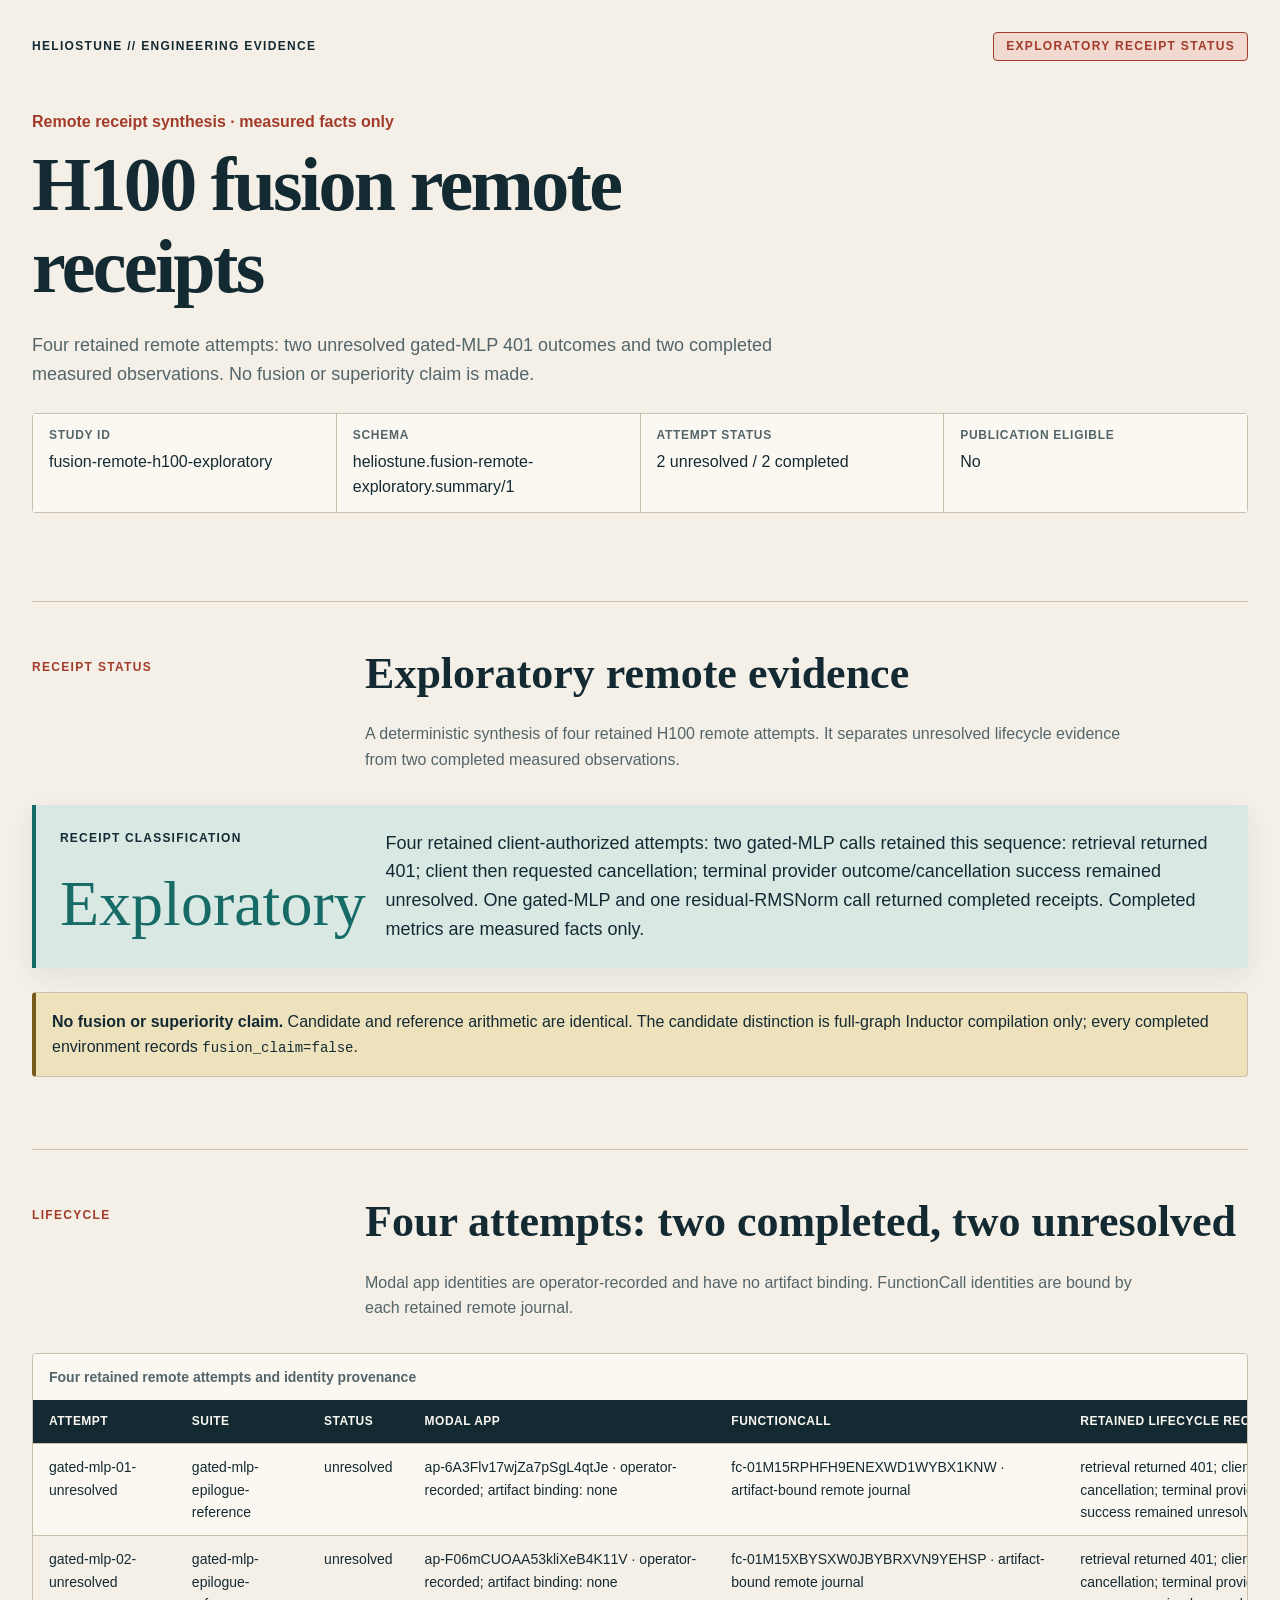
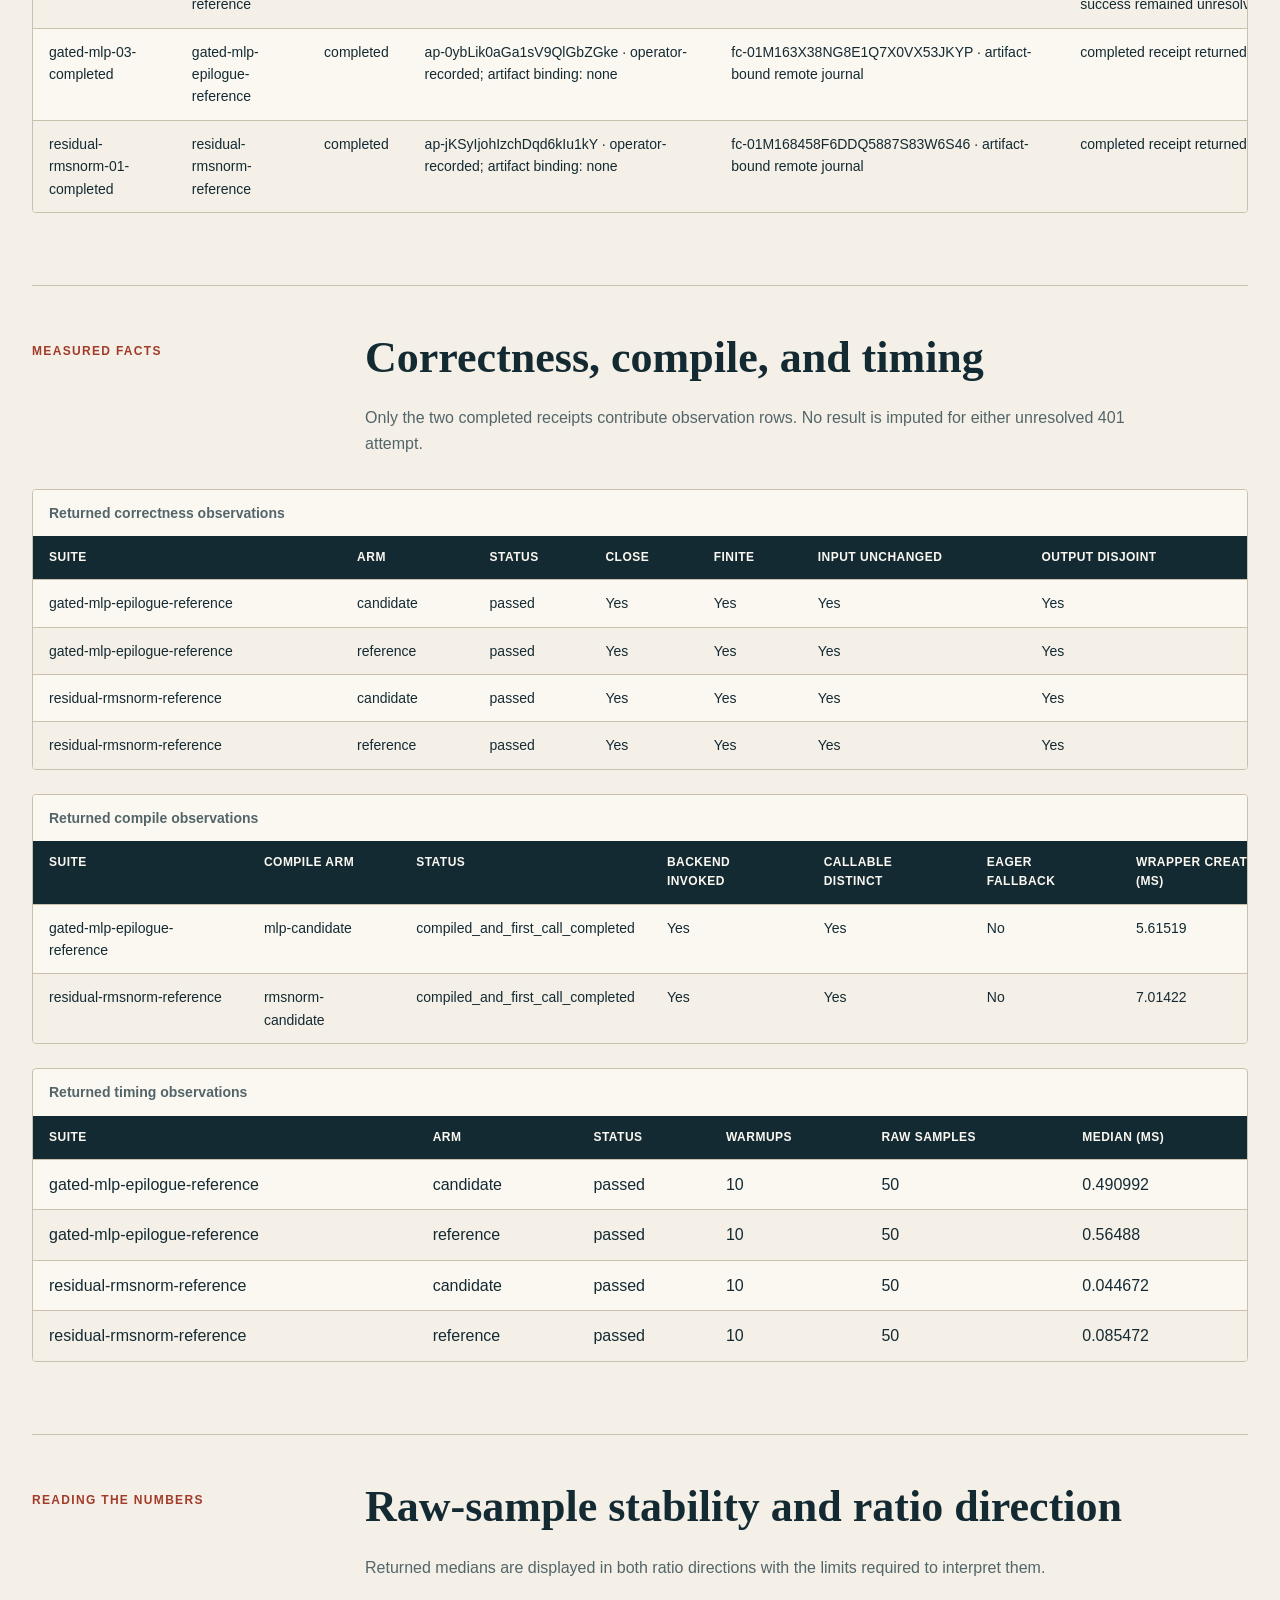
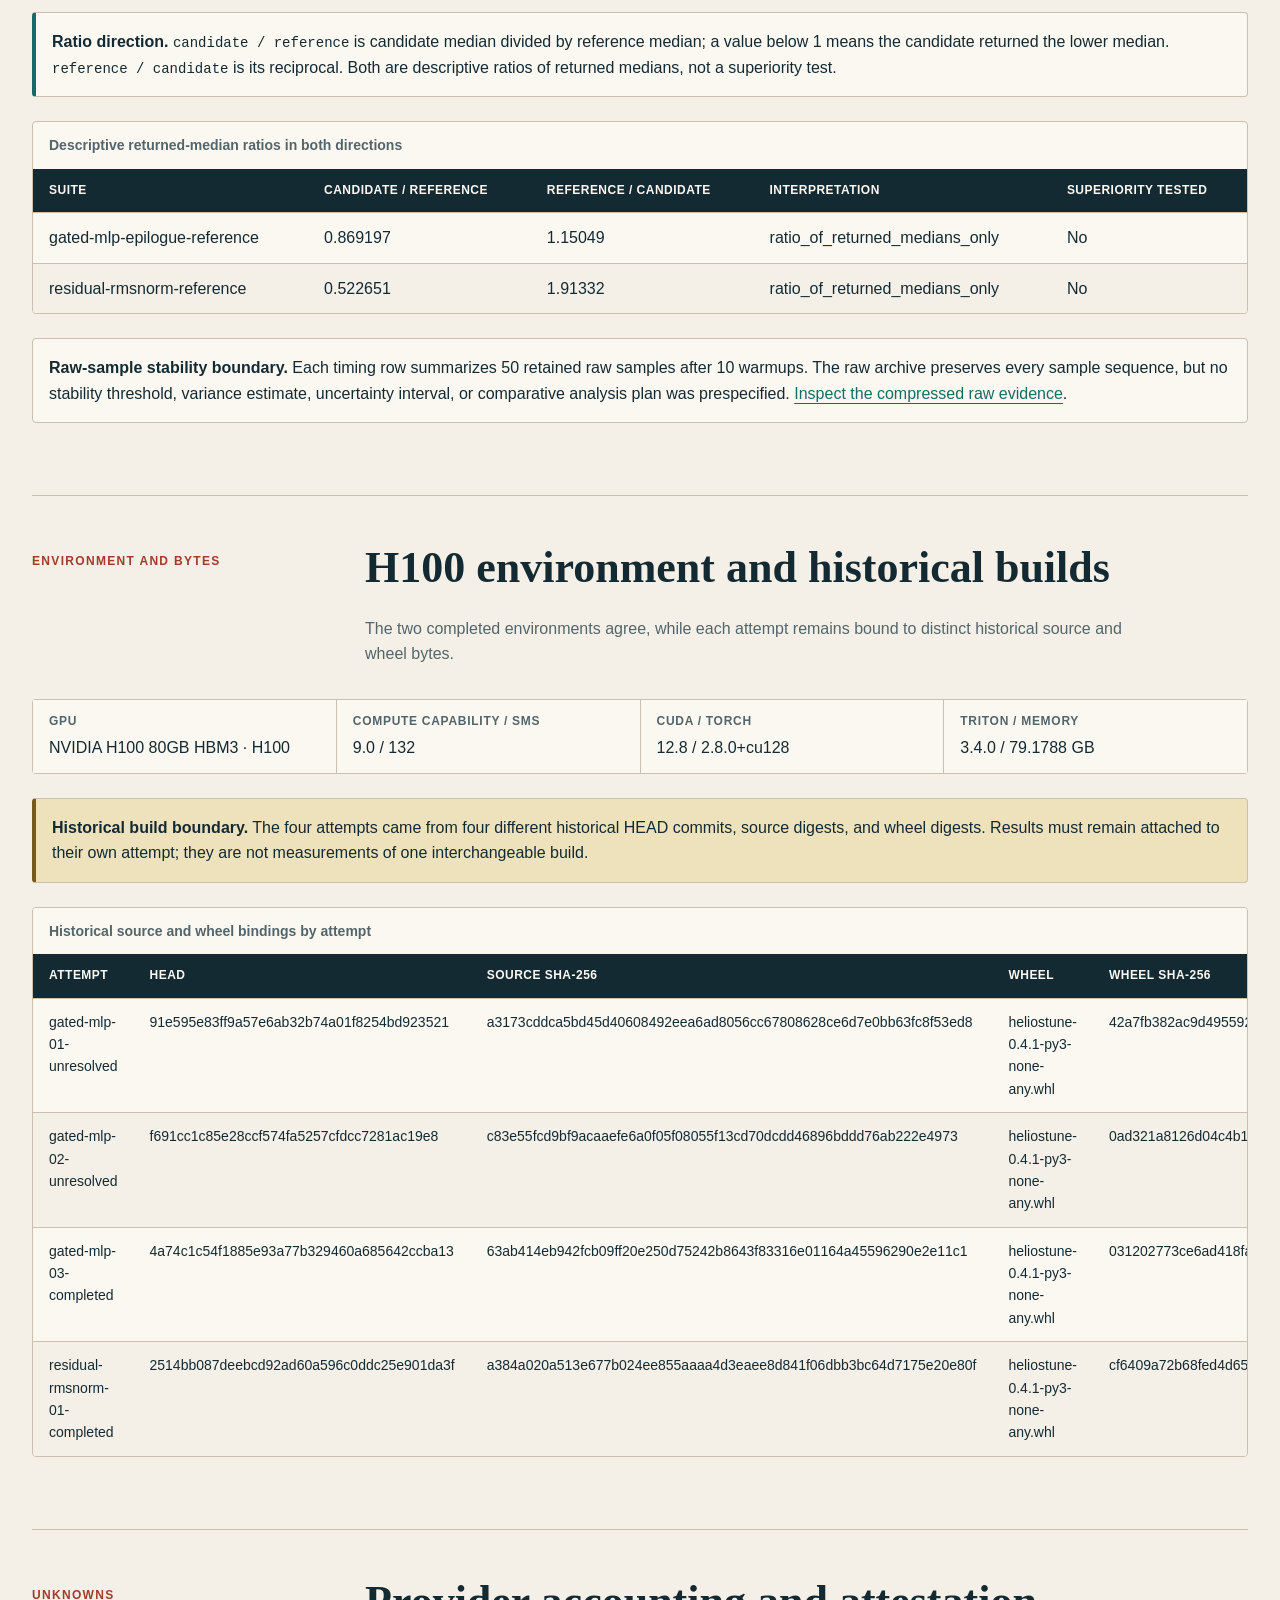
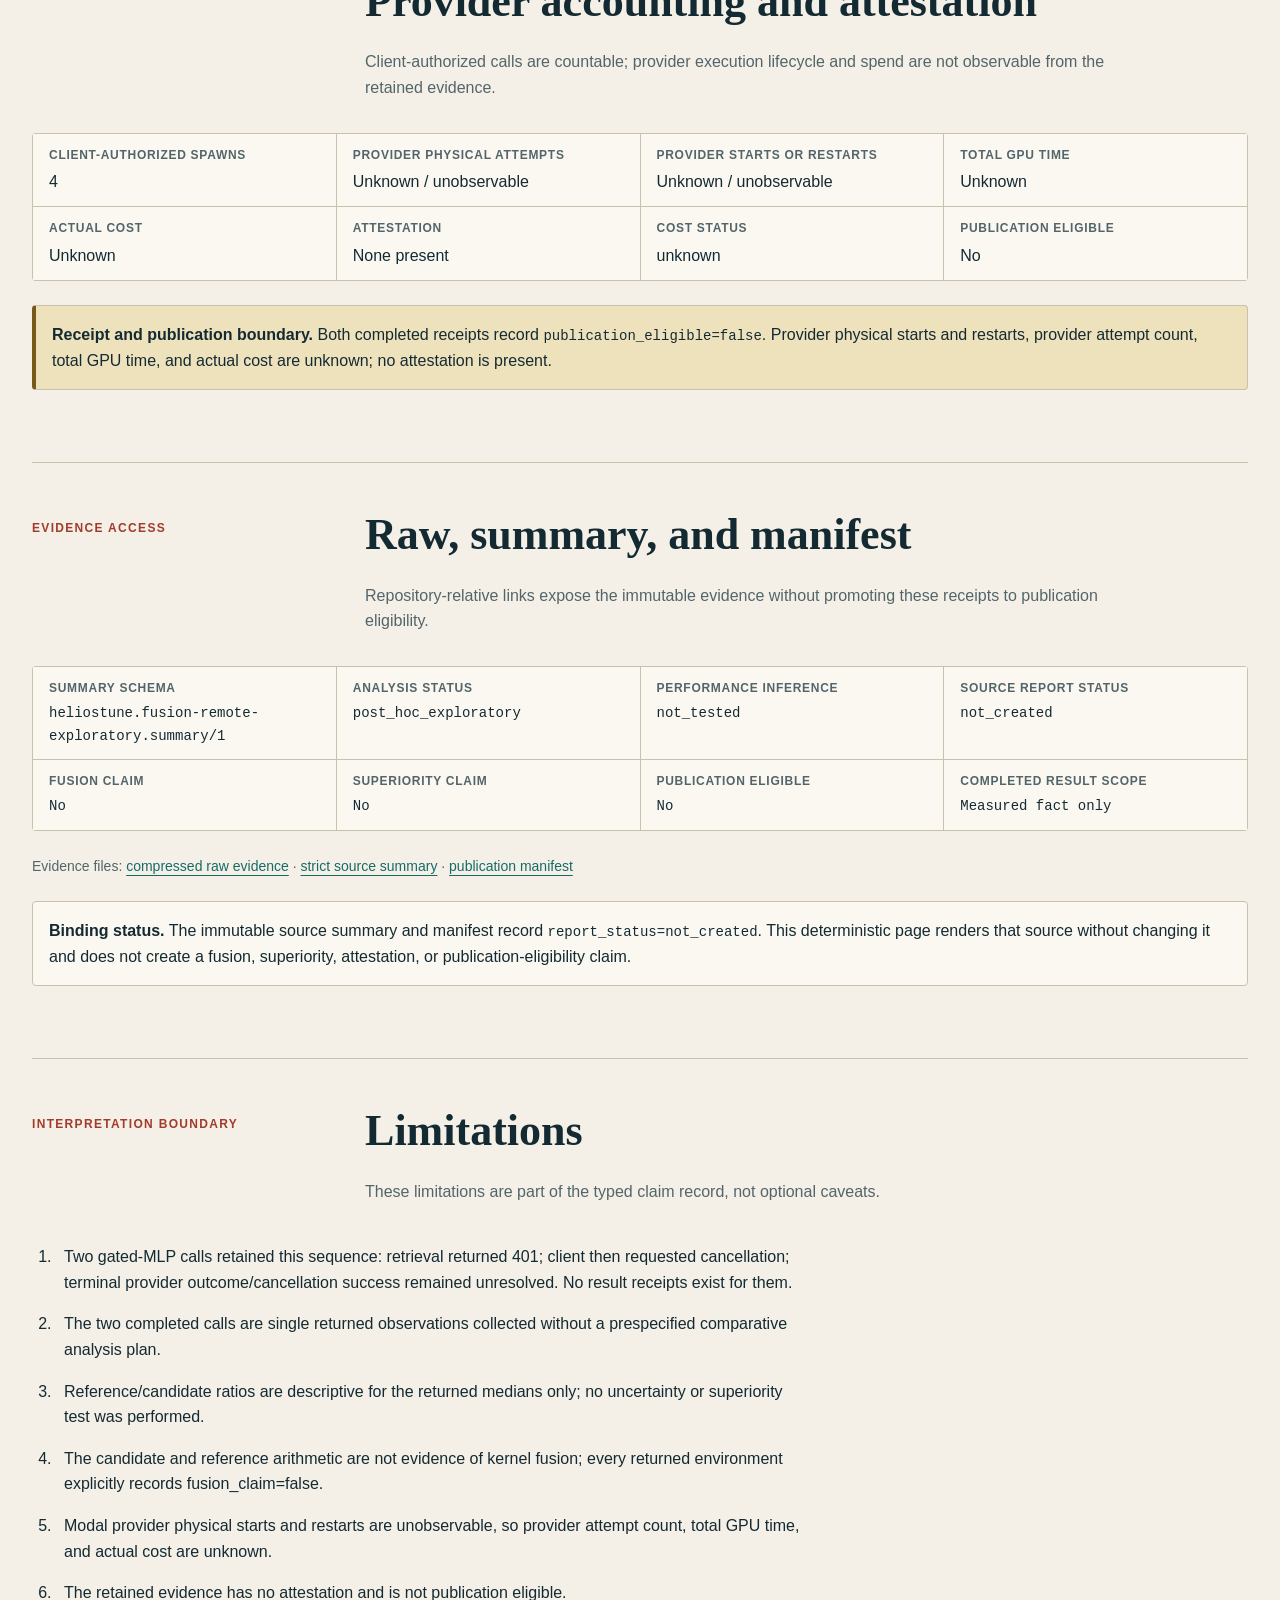
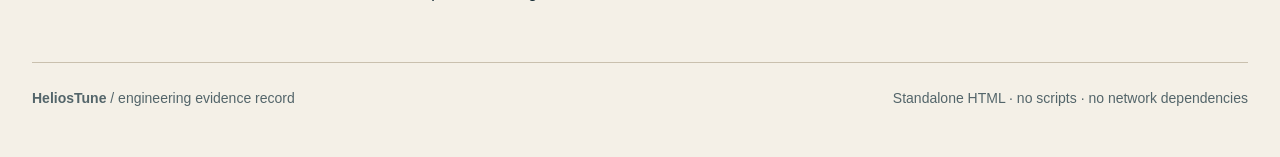
<file: site/fusion-remote-exploratory.html>
<!doctype html><html lang="en"><head><meta charset="utf-8"><meta name="viewport" content="width=device-width, initial-scale=1"><meta name="color-scheme" content="light"><meta http-equiv="Content-Security-Policy" content="default-src 'none'; style-src 'unsafe-inline'; img-src data:; script-src 'none'; base-uri 'none'; form-action 'none'"><title>H100 fusion remote receipts · HeliosTune</title><style>:root {
  --paper: #f4f0e7;
  --surface: #fbf8f1;
  --ink: #142a33;
  --muted: #53656a;
  --line: #c9c0ae;
  --accent: #a23b2a;
  --accent-soft: #f1d9cf;
  --teal: #176b67;
  --teal-soft: #d9e8e3;
  --warning: #76591b;
  --warning-soft: #eee2bd;
  --shadow: 0 0.5rem 1.5rem rgb(20 42 51 / 0.08);
  --radius-sm: 0.25rem;
  --radius-md: 0.5rem;
  --space-1: 0.25rem;
  --space-2: 0.5rem;
  --space-3: 0.75rem;
  --space-4: 1rem;
  --space-5: 1.5rem;
  --space-6: 2rem;
  --space-7: 3rem;
  --space-8: 4rem;
  --measure: 76rem;
  --reading: 48rem;
  --line-thin: 0.0625rem;
  --line-heavy: 0.25rem;
  --type-xs: 0.75rem;
  --type-sm: 0.875rem;
  --type-base: 1rem;
  --type-md: 1.125rem;
  --type-lg: 1.5rem;
  --type-xl: clamp(2.25rem, 6vw, 4.75rem);
  color-scheme: light;
}
* { box-sizing: border-box; }
html { scroll-behavior: smooth; }
body {
  margin: 0;
  background: var(--paper);
  color: var(--ink);
  font-family: "Avenir Next", Avenir, "Segoe UI", sans-serif;
  font-size: var(--type-base);
  line-height: 1.6;
}
a { color: var(--teal); text-decoration-thickness: var(--line-thin); text-underline-offset: var(--space-1); }
a:hover { text-decoration-thickness: calc(var(--line-thin) * 2); }
a:focus-visible, [tabindex="0"]:focus-visible { outline: var(--line-heavy) solid var(--accent); outline-offset: var(--space-1); }
.skip-link { position: absolute; left: var(--space-4); top: -5rem; padding: var(--space-2) var(--space-4); background: var(--ink); color: var(--surface); z-index: 2; }
.skip-link:focus { top: var(--space-4); }
.page { width: min(100% - var(--space-6), var(--measure)); margin-inline: auto; }
.report-header { padding: var(--space-6) 0 var(--space-8); border-bottom: var(--line-thin) solid var(--line); }
.utility { display: flex; gap: var(--space-4); align-items: center; justify-content: space-between; flex-wrap: wrap; }
.lockup, .badge, .eyebrow { font-size: var(--type-xs); font-weight: 750; letter-spacing: 0.11em; text-transform: uppercase; }
.badge { display: inline-flex; padding: var(--space-1) var(--space-3); border: var(--line-thin) solid var(--accent); border-radius: var(--radius-sm); background: var(--accent-soft); color: var(--accent); }
.kicker { margin: var(--space-7) 0 var(--space-2); color: var(--accent); font-weight: 700; }
h1, h2, h3 { font-family: Charter, Georgia, serif; line-height: 1.08; }
h1 { max-width: 16ch; margin: 0; font-size: var(--type-xl); letter-spacing: -0.035em; }
.lede { max-width: var(--reading); margin: var(--space-5) 0 0; font-size: var(--type-md); color: var(--muted); }
.header-meta { margin-top: var(--space-6); }
.report-section { padding: var(--space-7) 0; border-bottom: var(--line-thin) solid var(--line); }
.section-heading { display: grid; grid-template-columns: minmax(9rem, 0.35fr) minmax(0, 1fr); gap: var(--space-5); margin-bottom: var(--space-6); }
.section-heading .eyebrow { grid-row: 1 / span 2; margin: var(--space-2) 0 0; color: var(--accent); }
.section-heading h2 { margin: 0; font-size: clamp(1.75rem, 4vw, 2.75rem); }
.section-heading > p:last-child { max-width: var(--reading); margin: 0; color: var(--muted); }
h3 { margin: var(--space-6) 0 var(--space-3); font-size: var(--type-lg); }
.decision { display: grid; grid-template-columns: minmax(10rem, 0.35fr) minmax(0, 1fr); gap: var(--space-4) var(--space-6); padding: var(--space-5); border-left: var(--line-heavy) solid var(--accent); background: var(--accent-soft); box-shadow: var(--shadow); }
.decision-label { margin: 0; font-size: var(--type-xs); font-weight: 750; letter-spacing: 0.1em; text-transform: uppercase; }
.decision-value { grid-row: 2; margin: 0; font-family: Charter, Georgia, serif; font-size: clamp(3rem, 10vw, 7rem); line-height: 0.8; color: var(--accent); }
.decision-value.small { font-size: clamp(2rem, 7vw, 4rem); }
.decision > p:last-child { grid-column: 2; grid-row: 1 / span 2; align-self: center; margin: 0; font-size: var(--type-md); }
.decision.diagnostic { border-color: var(--teal); background: var(--teal-soft); }
.decision.diagnostic .decision-value { color: var(--teal); }
.notice { margin: var(--space-5) 0; padding: var(--space-4); border: var(--line-thin) solid var(--line); border-radius: var(--radius-sm); background: var(--surface); }
.notice.direction { border-left: var(--line-heavy) solid var(--teal); }
.notice.warning { border-left: var(--line-heavy) solid var(--warning); background: var(--warning-soft); }
.split { display: grid; grid-template-columns: repeat(2, minmax(0, 1fr)); gap: var(--space-5); }
.facts { display: grid; grid-template-columns: repeat(2, minmax(0, 1fr)); gap: var(--line-thin); margin: var(--space-5) 0; padding: var(--line-thin); background: var(--line); border-radius: var(--radius-sm); overflow: hidden; }
.facts > div { min-width: 0; padding: var(--space-3) var(--space-4); background: var(--surface); }
.facts dt { margin-bottom: var(--space-1); color: var(--muted); font-size: var(--type-xs); font-weight: 700; letter-spacing: 0.06em; text-transform: uppercase; }
.facts dd { margin: 0; overflow-wrap: anywhere; }
.facts-wide { grid-template-columns: repeat(4, minmax(0, 1fr)); }
.provenance-facts dd { font-family: ui-monospace, "SFMono-Regular", Consolas, monospace; font-size: var(--type-sm); }
.table-wrap { overflow-x: auto; margin: var(--space-5) 0; border: var(--line-thin) solid var(--line); border-radius: var(--radius-sm); background: var(--surface); }
table { width: 100%; border-collapse: collapse; font-variant-numeric: tabular-nums; }
caption { padding: var(--space-3) var(--space-4); text-align: left; color: var(--muted); font-size: var(--type-sm); font-weight: 700; }
th, td { padding: var(--space-3) var(--space-4); border-top: var(--line-thin) solid var(--line); text-align: left; vertical-align: top; }
thead th { border-top: 0; background: var(--ink); color: var(--surface); font-size: var(--type-xs); letter-spacing: 0.04em; text-transform: uppercase; }
tbody th { font-weight: 700; }
tbody tr:nth-child(even) { background: var(--paper); }
.selection-table { min-width: 88rem; font-size: var(--type-sm); }
code { font-family: ui-monospace, "SFMono-Regular", Consolas, monospace; font-size: var(--type-sm); overflow-wrap: anywhere; }
.source-note { color: var(--muted); font-size: var(--type-sm); overflow-wrap: anywhere; }
.limitations { max-width: var(--reading); margin: 0; padding-left: var(--space-5); }
.limitations li { padding: var(--space-2) 0 var(--space-2) var(--space-2); }
.footer { display: flex; justify-content: space-between; gap: var(--space-4); padding: var(--space-5) 0 var(--space-7); color: var(--muted); font-size: var(--type-sm); }
@media (max-width: 52rem) {
  .section-heading, .decision, .split { grid-template-columns: 1fr; }
  .section-heading .eyebrow, .decision-value, .decision > p:last-child { grid-column: 1; grid-row: auto; }
  .facts, .facts-wide { grid-template-columns: 1fr; }
  .footer { flex-direction: column; }
}
@media print {
  :root { --paper: #f7f3eb; --surface: #fdfaf3; --ink: #172a31; }
  .page { width: 100%; }
  a { color: inherit; }
  .table-wrap { overflow: visible; }
}</style></head><body><a class="skip-link" href="#main">Skip to report</a><div class="page"><header class="report-header"><div class="utility"><span class="lockup">HeliosTune // engineering evidence</span><span class="badge">Exploratory receipt status</span></div><p class="kicker">Remote receipt synthesis · measured facts only</p><h1>H100 fusion remote receipts</h1><p class="lede">Four retained remote attempts: two unresolved gated-MLP 401 outcomes and two completed measured observations. No fusion or superiority claim is made.</p><dl class="facts facts-wide header-meta"><div><dt>Study ID</dt><dd>fusion-remote-h100-exploratory</dd></div><div><dt>Schema</dt><dd>heliostune.fusion-remote-exploratory.summary/1</dd></div><div><dt>Attempt status</dt><dd>2 unresolved / 2 completed</dd></div><div><dt>Publication eligible</dt><dd>No</dd></div></dl></header><main id="main"><section id="status" class="report-section"><div class="section-heading"><p class="eyebrow">Receipt status</p><h2>Exploratory remote evidence</h2><p>A deterministic synthesis of four retained H100 remote attempts. It separates unresolved lifecycle evidence from two completed measured observations.</p></div><div class="decision diagnostic"><p class="decision-label">Receipt classification</p><p class="decision-value small">Exploratory</p><p>Four retained client-authorized attempts: two gated-MLP calls retained this sequence: retrieval returned 401; client then requested cancellation; terminal provider outcome/cancellation success remained unresolved. One gated-MLP and one residual-RMSNorm call returned completed receipts. Completed metrics are measured facts only.</p></div><div class="notice warning"><strong>No fusion or superiority claim.</strong> Candidate and reference arithmetic are identical. The candidate distinction is full-graph Inductor compilation only; every completed environment records <code>fusion_claim=false</code>.</div></section><section id="attempts" class="report-section"><div class="section-heading"><p class="eyebrow">Lifecycle</p><h2>Four attempts: two completed, two unresolved</h2><p>Modal app identities are operator-recorded and have no artifact binding. FunctionCall identities are bound by each retained remote journal.</p></div><div class="table-wrap" tabindex="0" role="region" aria-label="Four retained remote attempts and identity provenance"><table class="data-table selection-table"><caption>Four retained remote attempts and identity provenance</caption><thead><tr><th scope="col">Attempt</th><th scope="col">Suite</th><th scope="col">Status</th><th scope="col">Modal app</th><th scope="col">FunctionCall</th><th scope="col">Retained lifecycle record</th></tr></thead><tbody><tr><td>gated-mlp-01-unresolved</td><td>gated-mlp-epilogue-reference</td><td>unresolved</td><td>ap-6A3Flv17wjZa7pSgL4qtJe · operator-recorded; artifact binding: none</td><td>fc-01M15RPHFH9ENEXWD1WYBX1KNW · artifact-bound remote journal</td><td>retrieval returned 401; client then requested cancellation; terminal provider outcome/cancellation success remained unresolved</td></tr><tr><td>gated-mlp-02-unresolved</td><td>gated-mlp-epilogue-reference</td><td>unresolved</td><td>ap-F06mCUOAA53kliXeB4K11V · operator-recorded; artifact binding: none</td><td>fc-01M15XBYSXW0JBYBRXVN9YEHSP · artifact-bound remote journal</td><td>retrieval returned 401; client then requested cancellation; terminal provider outcome/cancellation success remained unresolved</td></tr><tr><td>gated-mlp-03-completed</td><td>gated-mlp-epilogue-reference</td><td>completed</td><td>ap-0ybLik0aGa1sV9QlGbZGke · operator-recorded; artifact binding: none</td><td>fc-01M163X38NG8E1Q7X0VX53JKYP · artifact-bound remote journal</td><td>completed receipt returned</td></tr><tr><td>residual-rmsnorm-01-completed</td><td>residual-rmsnorm-reference</td><td>completed</td><td>ap-jKSyIjohIzchDqd6kIu1kY · operator-recorded; artifact binding: none</td><td>fc-01M168458F6DDQ5887S83W6S46 · artifact-bound remote journal</td><td>completed receipt returned</td></tr></tbody></table></div></section><section id="observations" class="report-section"><div class="section-heading"><p class="eyebrow">Measured facts</p><h2>Correctness, compile, and timing</h2><p>Only the two completed receipts contribute observation rows. No result is imputed for either unresolved 401 attempt.</p></div><div class="table-wrap" tabindex="0" role="region" aria-label="Returned correctness observations"><table class="data-table selection-table"><caption>Returned correctness observations</caption><thead><tr><th scope="col">Suite</th><th scope="col">Arm</th><th scope="col">Status</th><th scope="col">Close</th><th scope="col">Finite</th><th scope="col">Input unchanged</th><th scope="col">Output disjoint</th><th scope="col">Max abs. error</th></tr></thead><tbody><tr><td>gated-mlp-epilogue-reference</td><td>candidate</td><td>passed</td><td>Yes</td><td>Yes</td><td>Yes</td><td>Yes</td><td>0.000488281</td></tr><tr><td>gated-mlp-epilogue-reference</td><td>reference</td><td>passed</td><td>Yes</td><td>Yes</td><td>Yes</td><td>Yes</td><td>0</td></tr><tr><td>residual-rmsnorm-reference</td><td>candidate</td><td>passed</td><td>Yes</td><td>Yes</td><td>Yes</td><td>Yes</td><td>0.00390625</td></tr><tr><td>residual-rmsnorm-reference</td><td>reference</td><td>passed</td><td>Yes</td><td>Yes</td><td>Yes</td><td>Yes</td><td>0</td></tr></tbody></table></div><div class="table-wrap" tabindex="0" role="region" aria-label="Returned compile observations"><table class="data-table selection-table"><caption>Returned compile observations</caption><thead><tr><th scope="col">Suite</th><th scope="col">Compile arm</th><th scope="col">Status</th><th scope="col">Backend invoked</th><th scope="col">Callable distinct</th><th scope="col">Eager fallback</th><th scope="col">Wrapper create (ms)</th><th scope="col">First call (ms)</th></tr></thead><tbody><tr><td>gated-mlp-epilogue-reference</td><td>mlp-candidate</td><td>compiled_and_first_call_completed</td><td>Yes</td><td>Yes</td><td>No</td><td>5.61519</td><td>4042.16</td></tr><tr><td>residual-rmsnorm-reference</td><td>rmsnorm-candidate</td><td>compiled_and_first_call_completed</td><td>Yes</td><td>Yes</td><td>No</td><td>7.01422</td><td>4227.53</td></tr></tbody></table></div><div class="table-wrap" tabindex="0" role="region" aria-label="Returned timing observations"><table class="data-table"><caption>Returned timing observations</caption><thead><tr><th scope="col">Suite</th><th scope="col">Arm</th><th scope="col">Status</th><th scope="col">Warmups</th><th scope="col">Raw samples</th><th scope="col">Median (ms)</th></tr></thead><tbody><tr><td>gated-mlp-epilogue-reference</td><td>candidate</td><td>passed</td><td>10</td><td>50</td><td>0.490992</td></tr><tr><td>gated-mlp-epilogue-reference</td><td>reference</td><td>passed</td><td>10</td><td>50</td><td>0.56488</td></tr><tr><td>residual-rmsnorm-reference</td><td>candidate</td><td>passed</td><td>10</td><td>50</td><td>0.044672</td></tr><tr><td>residual-rmsnorm-reference</td><td>reference</td><td>passed</td><td>10</td><td>50</td><td>0.085472</td></tr></tbody></table></div></section><section id="interpretation" class="report-section"><div class="section-heading"><p class="eyebrow">Reading the numbers</p><h2>Raw-sample stability and ratio direction</h2><p>Returned medians are displayed in both ratio directions with the limits required to interpret them.</p></div><div class="notice direction"><strong>Ratio direction.</strong> <code>candidate / reference</code> is candidate median divided by reference median; a value below 1 means the candidate returned the lower median. <code>reference / candidate</code> is its reciprocal. Both are descriptive ratios of returned medians, not a superiority test.</div><div class="table-wrap" tabindex="0" role="region" aria-label="Descriptive returned-median ratios in both directions"><table class="data-table"><caption>Descriptive returned-median ratios in both directions</caption><thead><tr><th scope="col">Suite</th><th scope="col">Candidate / reference</th><th scope="col">Reference / candidate</th><th scope="col">Interpretation</th><th scope="col">Superiority tested</th></tr></thead><tbody><tr><td>gated-mlp-epilogue-reference</td><td>0.869197</td><td>1.15049</td><td>ratio_of_returned_medians_only</td><td>No</td></tr><tr><td>residual-rmsnorm-reference</td><td>0.522651</td><td>1.91332</td><td>ratio_of_returned_medians_only</td><td>No</td></tr></tbody></table></div><div class="notice"><strong>Raw-sample stability boundary.</strong> Each timing row summarizes 50 retained raw samples after 10 warmups. The raw archive preserves every sample sequence, but no stability threshold, variance estimate, uncertainty interval, or comparative analysis plan was prespecified. <a href="../benchmarks/data/fusion-remote-exploratory.json.zst">Inspect the compressed raw evidence</a>.</div></section><section id="provenance" class="report-section"><div class="section-heading"><p class="eyebrow">Environment and bytes</p><h2>H100 environment and historical builds</h2><p>The two completed environments agree, while each attempt remains bound to distinct historical source and wheel bytes.</p></div><dl class="facts facts-wide"><div><dt>GPU</dt><dd>NVIDIA H100 80GB HBM3 · H100</dd></div><div><dt>Compute capability / SMs</dt><dd>9.0 / 132</dd></div><div><dt>CUDA / torch</dt><dd>12.8 / 2.8.0+cu128</dd></div><div><dt>Triton / memory</dt><dd>3.4.0 / 79.1788 GB</dd></div></dl><div class="notice warning"><strong>Historical build boundary.</strong> The four attempts came from four different historical HEAD commits, source digests, and wheel digests. Results must remain attached to their own attempt; they are not measurements of one interchangeable build.</div><div class="table-wrap" tabindex="0" role="region" aria-label="Historical source and wheel bindings by attempt"><table class="data-table selection-table"><caption>Historical source and wheel bindings by attempt</caption><thead><tr><th scope="col">Attempt</th><th scope="col">HEAD</th><th scope="col">Source SHA-256</th><th scope="col">Wheel</th><th scope="col">Wheel SHA-256</th></tr></thead><tbody><tr><td>gated-mlp-01-unresolved</td><td>91e595e83ff9a57e6ab32b74a01f8254bd923521</td><td>a3173cddca5bd45d40608492eea6ad8056cc67808628ce6d7e0bb63fc8f53ed8</td><td>heliostune-0.4.1-py3-none-any.whl</td><td>42a7fb382ac9d495592dc5750b26cf324d076b13cc945c1573f7e1e687ebbe60</td></tr><tr><td>gated-mlp-02-unresolved</td><td>f691cc1c85e28ccf574fa5257cfdcc7281ac19e8</td><td>c83e55fcd9bf9acaaefe6a0f05f08055f13cd70dcdd46896bddd76ab222e4973</td><td>heliostune-0.4.1-py3-none-any.whl</td><td>0ad321a8126d04c4b17897e30ffabb0af4196535d5a19c0e7e02e3dbcf15b17e</td></tr><tr><td>gated-mlp-03-completed</td><td>4a74c1c54f1885e93a77b329460a685642ccba13</td><td>63ab414eb942fcb09ff20e250d75242b8643f83316e01164a45596290e2e11c1</td><td>heliostune-0.4.1-py3-none-any.whl</td><td>031202773ce6ad418fa94b3733fa7770a67a65b4bfac0bc55a60e4fd231e9c6b</td></tr><tr><td>residual-rmsnorm-01-completed</td><td>2514bb087deebcd92ad60a596c0ddc25e901da3f</td><td>a384a020a513e677b024ee855aaaa4d3eaee8d841f06dbb3bc64d7175e20e80f</td><td>heliostune-0.4.1-py3-none-any.whl</td><td>cf6409a72b68fed4d65d5653792858cd5b664340addf2b02f878e38574cec2f5</td></tr></tbody></table></div></section><section id="accounting" class="report-section"><div class="section-heading"><p class="eyebrow">Unknowns</p><h2>Provider accounting and attestation</h2><p>Client-authorized calls are countable; provider execution lifecycle and spend are not observable from the retained evidence.</p></div><dl class="facts facts-wide"><div><dt>Client-authorized spawns</dt><dd>4</dd></div><div><dt>Provider physical attempts</dt><dd>Unknown / unobservable</dd></div><div><dt>Provider starts or restarts</dt><dd>Unknown / unobservable</dd></div><div><dt>Total GPU time</dt><dd>Unknown</dd></div><div><dt>Actual cost</dt><dd>Unknown</dd></div><div><dt>Attestation</dt><dd>None present</dd></div><div><dt>Cost status</dt><dd>unknown</dd></div><div><dt>Publication eligible</dt><dd>No</dd></div></dl><div class="notice warning"><strong>Receipt and publication boundary.</strong> Both completed receipts record <code>publication_eligible=false</code>. Provider physical starts and restarts, provider attempt count, total GPU time, and actual cost are unknown; no attestation is present.</div></section><section id="publication" class="report-section"><div class="section-heading"><p class="eyebrow">Evidence access</p><h2>Raw, summary, and manifest</h2><p>Repository-relative links expose the immutable evidence without promoting these receipts to publication eligibility.</p></div><dl class="facts facts-wide provenance-facts"><div><dt>Summary schema</dt><dd>heliostune.fusion-remote-exploratory.summary/1</dd></div><div><dt>Analysis status</dt><dd>post_hoc_exploratory</dd></div><div><dt>Performance inference</dt><dd>not_tested</dd></div><div><dt>Source report status</dt><dd>not_created</dd></div><div><dt>Fusion claim</dt><dd>No</dd></div><div><dt>Superiority claim</dt><dd>No</dd></div><div><dt>Publication eligible</dt><dd>No</dd></div><div><dt>Completed result scope</dt><dd>Measured fact only</dd></div></dl><p class="source-note">Evidence files: <a href="../benchmarks/data/fusion-remote-exploratory.json.zst">compressed raw evidence</a> · <a href="../benchmarks/results/fusion-remote-exploratory-summary.json">strict source summary</a> · <a href="../benchmarks/fusion-remote-exploratory-manifest.json">publication manifest</a></p><div class="notice"><strong>Binding status.</strong> The immutable source summary and manifest record <code>report_status=not_created</code>. This deterministic page renders that source without changing it and does not create a fusion, superiority, attestation, or publication-eligibility claim.</div></section><section id="limitations" class="report-section"><div class="section-heading"><p class="eyebrow">Interpretation boundary</p><h2>Limitations</h2><p>These limitations are part of the typed claim record, not optional caveats.</p></div><ol class="limitations"><li>Two gated-MLP calls retained this sequence: retrieval returned 401; client then requested cancellation; terminal provider outcome/cancellation success remained unresolved. No result receipts exist for them.</li><li>The two completed calls are single returned observations collected without a prespecified comparative analysis plan.</li><li>Reference/candidate ratios are descriptive for the returned medians only; no uncertainty or superiority test was performed.</li><li>The candidate and reference arithmetic are not evidence of kernel fusion; every returned environment explicitly records fusion_claim=false.</li><li>Modal provider physical starts and restarts are unobservable, so provider attempt count, total GPU time, and actual cost are unknown.</li><li>The retained evidence has no attestation and is not publication eligible.</li></ol></section></main><footer class="footer"><span><strong>HeliosTune</strong> / engineering evidence record</span><span>Standalone HTML · no scripts · no network dependencies</span></footer></div></body></html>
</file>
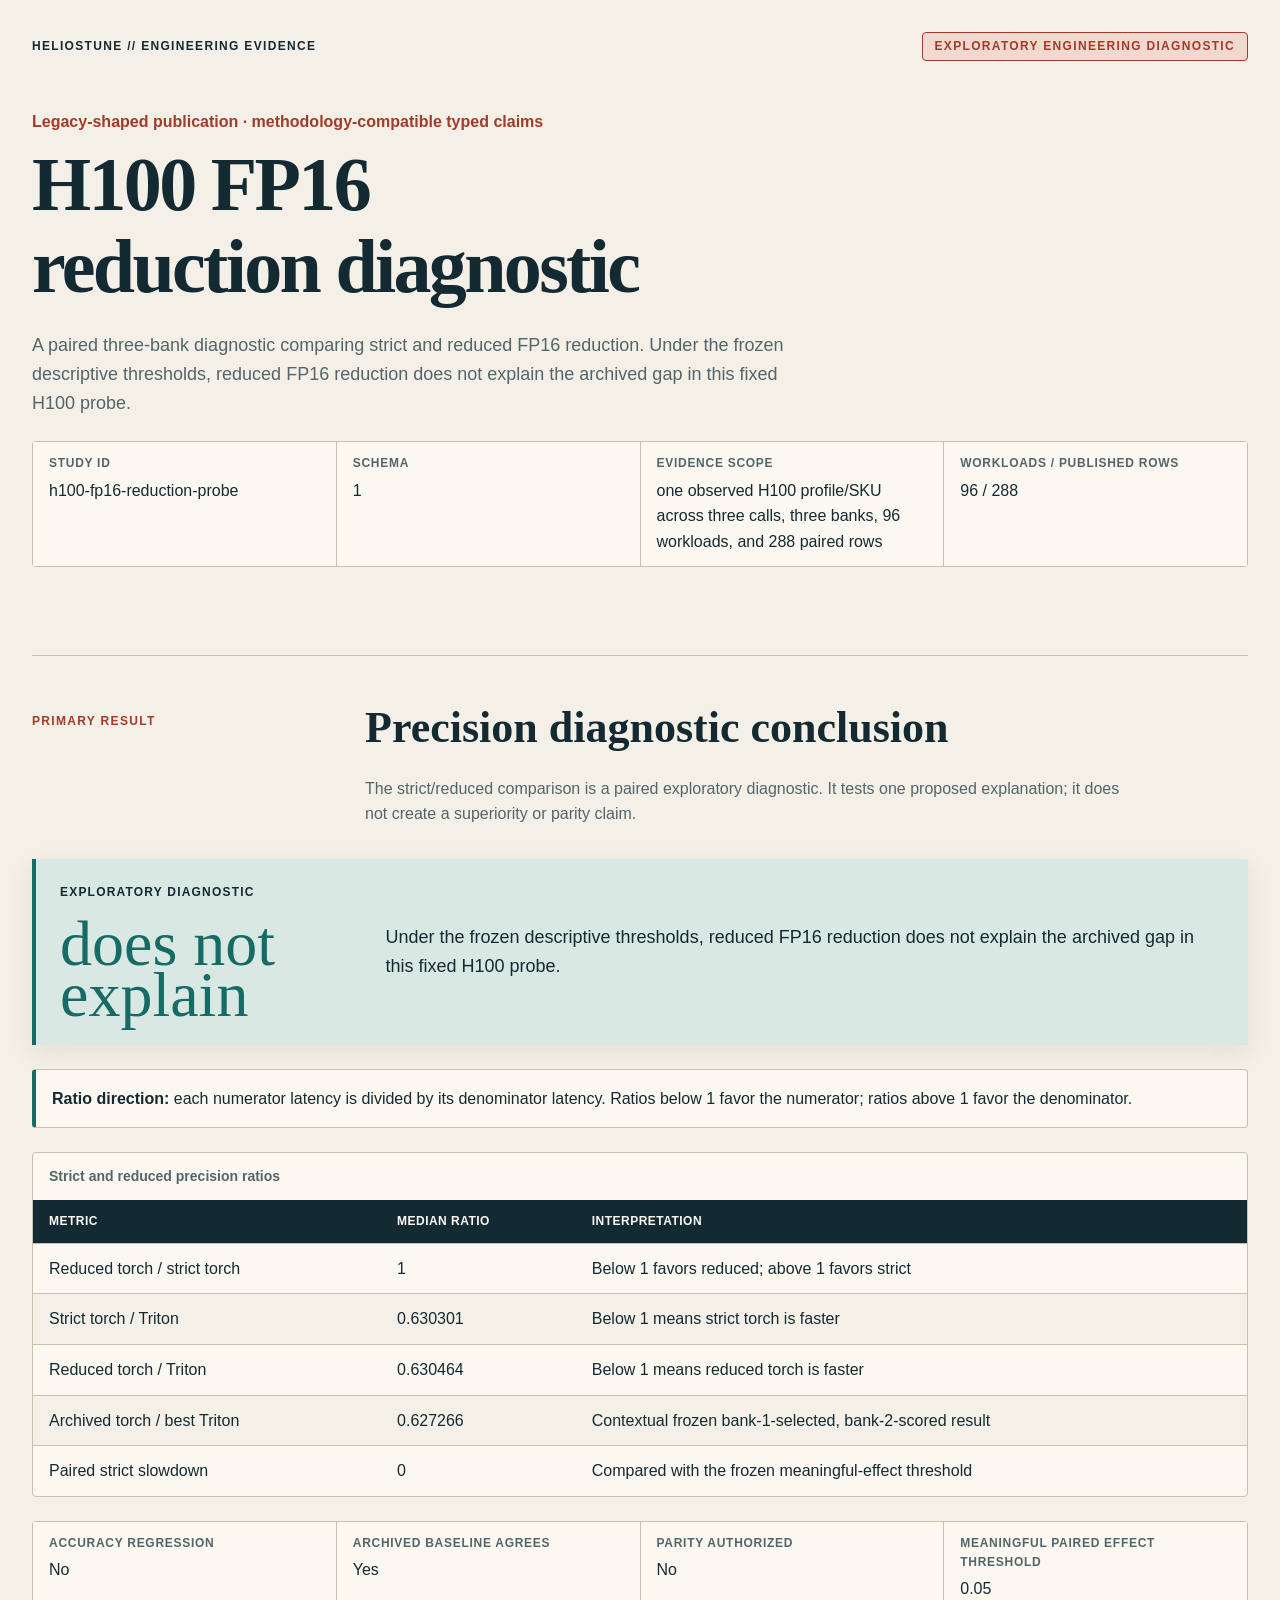
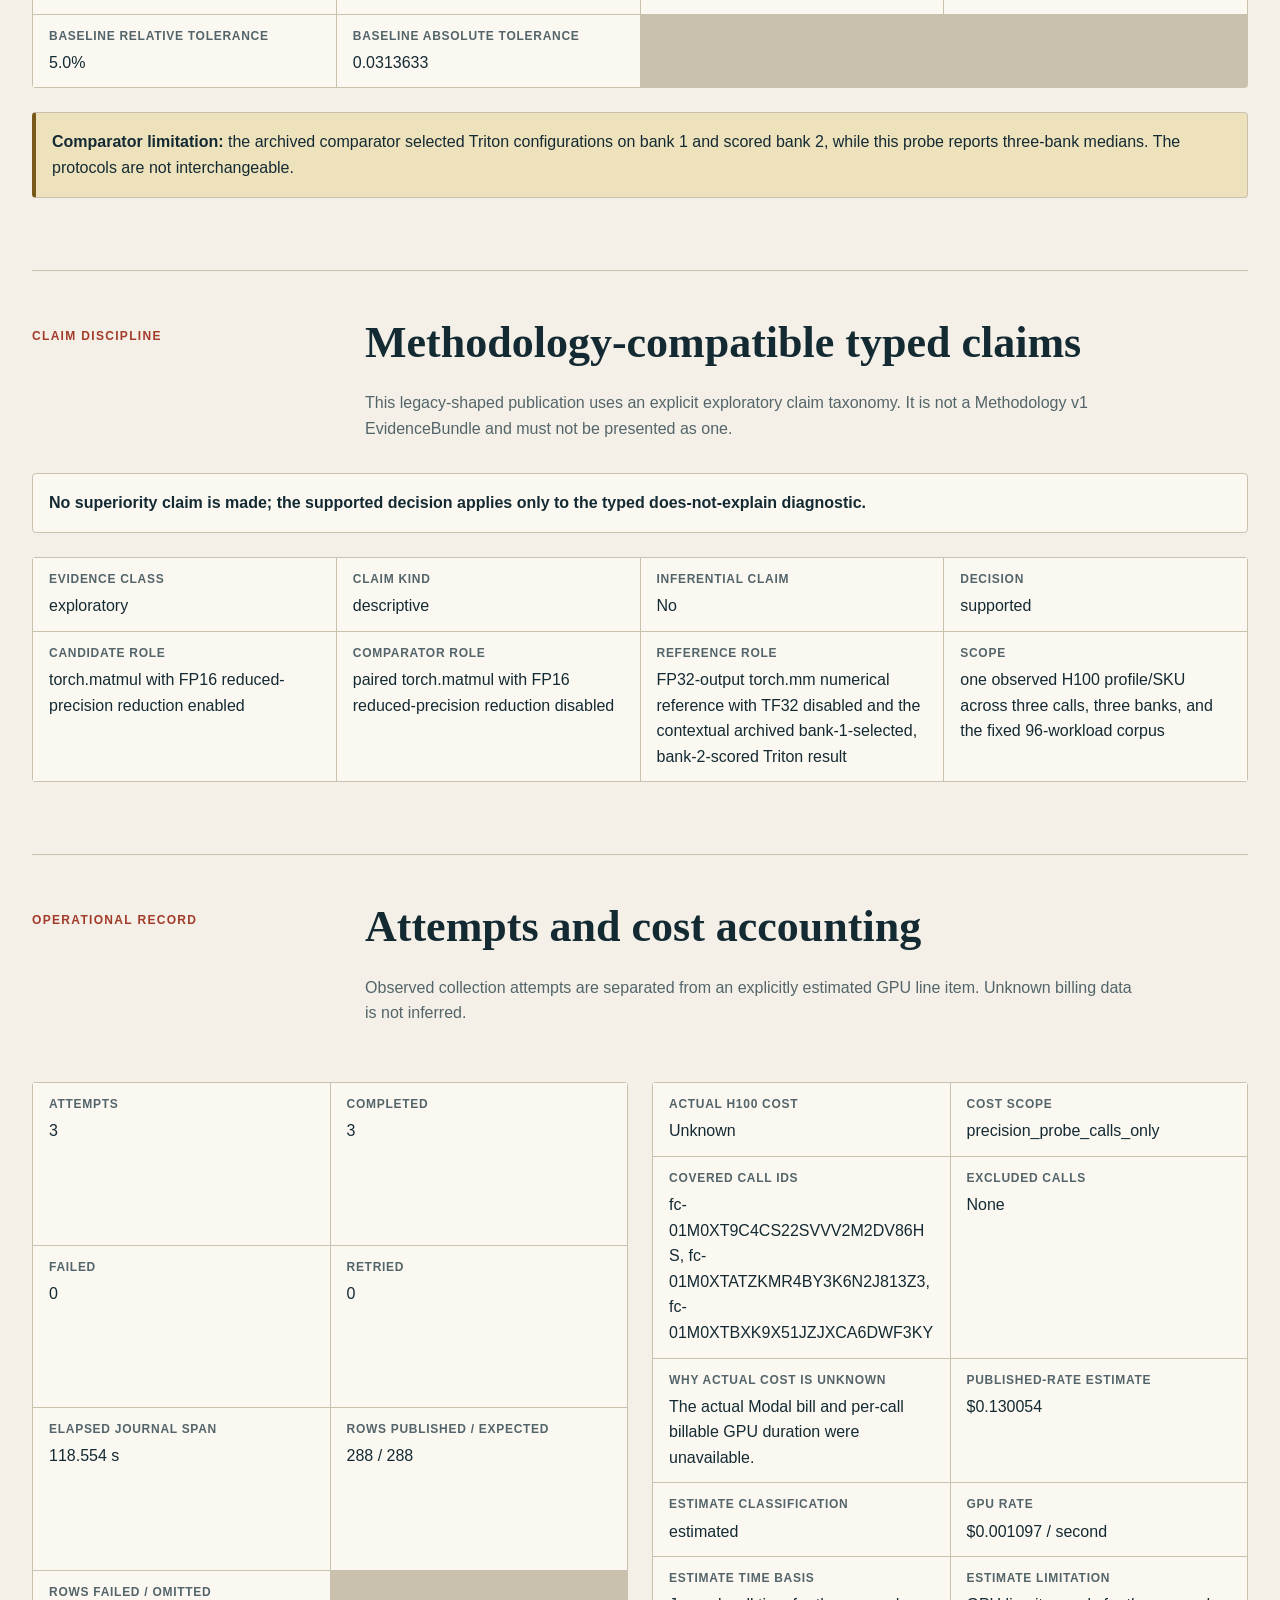
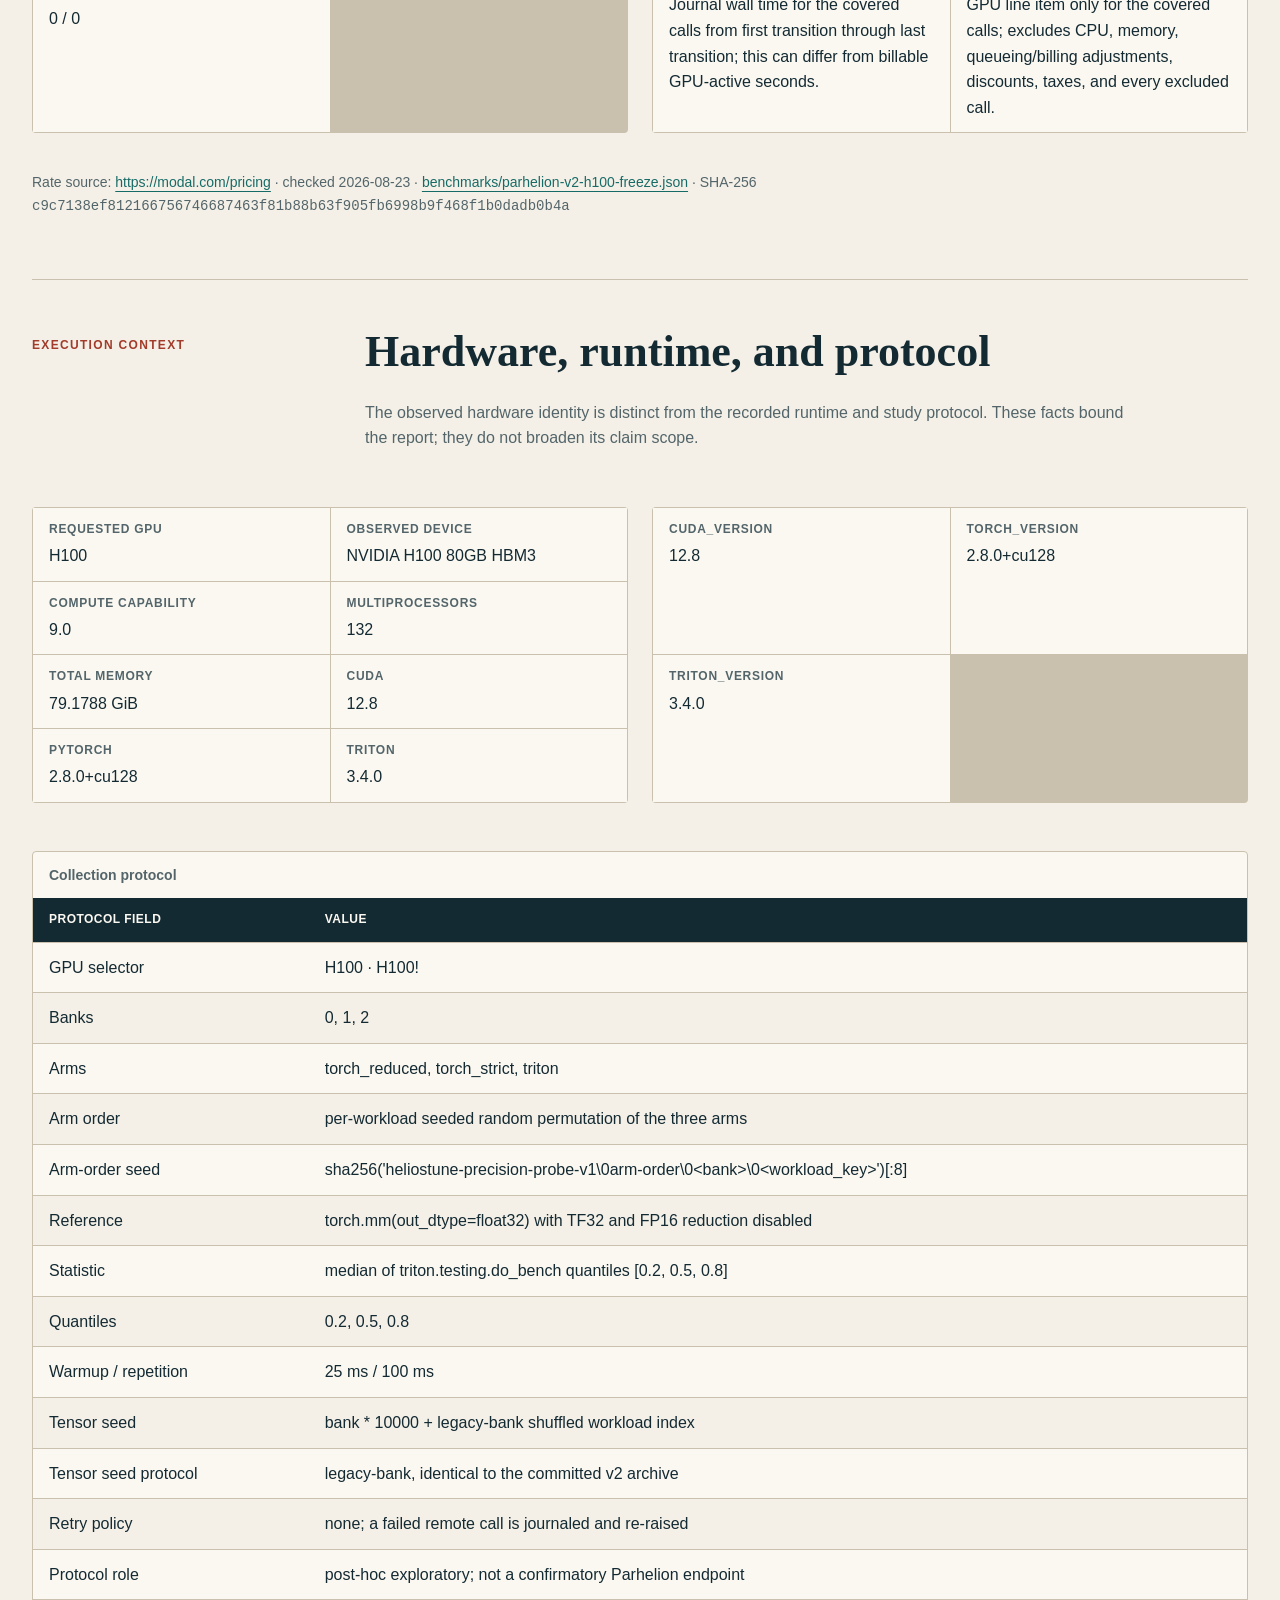
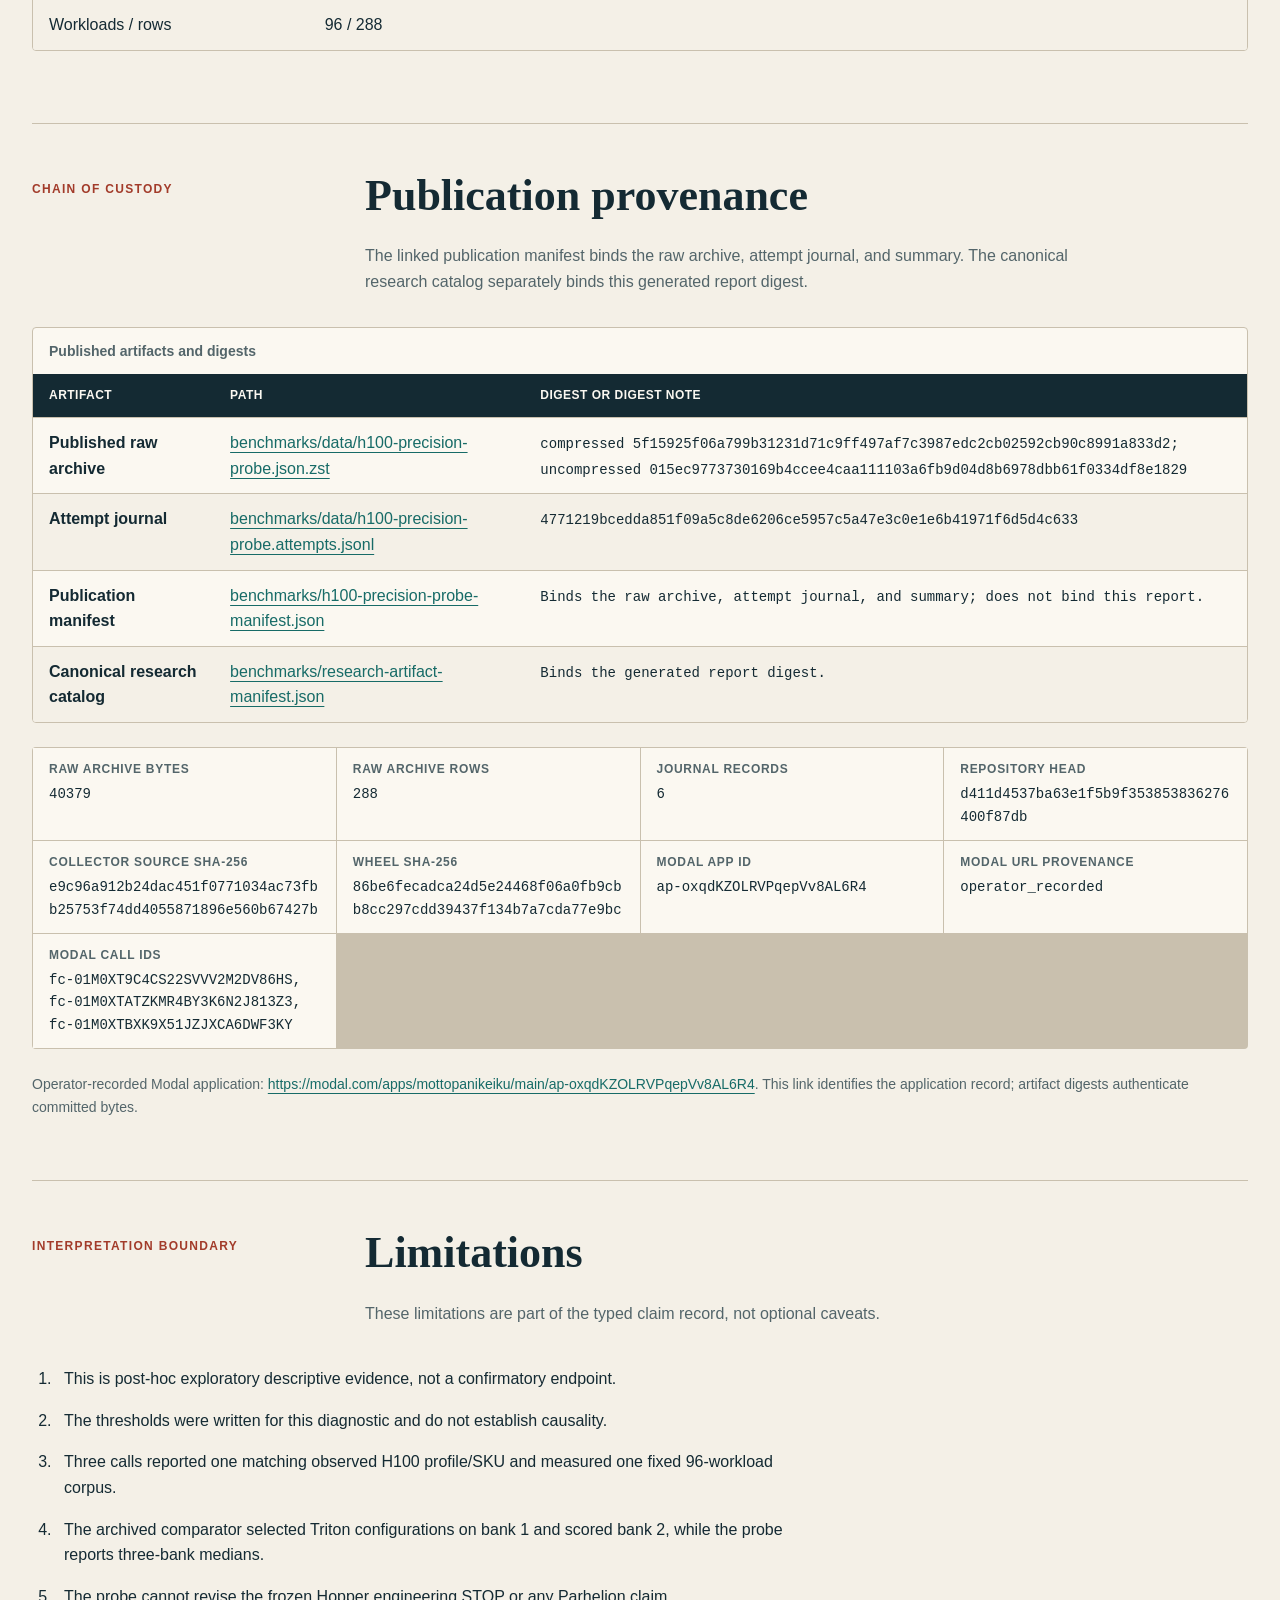
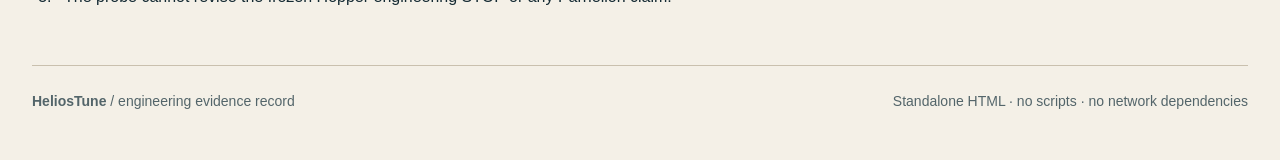
<file: site/h100-precision-probe.html>
<!doctype html><html lang="en"><head><meta charset="utf-8"><meta name="viewport" content="width=device-width, initial-scale=1"><meta name="color-scheme" content="light"><meta http-equiv="Content-Security-Policy" content="default-src 'none'; style-src 'unsafe-inline'; img-src data:; script-src 'none'; base-uri 'none'; form-action 'none'"><title>H100 FP16 reduction diagnostic · HeliosTune</title><style>:root {
  --paper: #f4f0e7;
  --surface: #fbf8f1;
  --ink: #142a33;
  --muted: #53656a;
  --line: #c9c0ae;
  --accent: #a23b2a;
  --accent-soft: #f1d9cf;
  --teal: #176b67;
  --teal-soft: #d9e8e3;
  --warning: #76591b;
  --warning-soft: #eee2bd;
  --shadow: 0 0.5rem 1.5rem rgb(20 42 51 / 0.08);
  --radius-sm: 0.25rem;
  --radius-md: 0.5rem;
  --space-1: 0.25rem;
  --space-2: 0.5rem;
  --space-3: 0.75rem;
  --space-4: 1rem;
  --space-5: 1.5rem;
  --space-6: 2rem;
  --space-7: 3rem;
  --space-8: 4rem;
  --measure: 76rem;
  --reading: 48rem;
  --line-thin: 0.0625rem;
  --line-heavy: 0.25rem;
  --type-xs: 0.75rem;
  --type-sm: 0.875rem;
  --type-base: 1rem;
  --type-md: 1.125rem;
  --type-lg: 1.5rem;
  --type-xl: clamp(2.25rem, 6vw, 4.75rem);
  color-scheme: light;
}
* { box-sizing: border-box; }
html { scroll-behavior: smooth; }
body {
  margin: 0;
  background: var(--paper);
  color: var(--ink);
  font-family: "Avenir Next", Avenir, "Segoe UI", sans-serif;
  font-size: var(--type-base);
  line-height: 1.6;
}
a { color: var(--teal); text-decoration-thickness: var(--line-thin); text-underline-offset: var(--space-1); }
a:hover { text-decoration-thickness: calc(var(--line-thin) * 2); }
a:focus-visible, [tabindex="0"]:focus-visible { outline: var(--line-heavy) solid var(--accent); outline-offset: var(--space-1); }
.skip-link { position: absolute; left: var(--space-4); top: -5rem; padding: var(--space-2) var(--space-4); background: var(--ink); color: var(--surface); z-index: 2; }
.skip-link:focus { top: var(--space-4); }
.page { width: min(100% - var(--space-6), var(--measure)); margin-inline: auto; }
.report-header { padding: var(--space-6) 0 var(--space-8); border-bottom: var(--line-thin) solid var(--line); }
.utility { display: flex; gap: var(--space-4); align-items: center; justify-content: space-between; flex-wrap: wrap; }
.lockup, .badge, .eyebrow { font-size: var(--type-xs); font-weight: 750; letter-spacing: 0.11em; text-transform: uppercase; }
.badge { display: inline-flex; padding: var(--space-1) var(--space-3); border: var(--line-thin) solid var(--accent); border-radius: var(--radius-sm); background: var(--accent-soft); color: var(--accent); }
.kicker { margin: var(--space-7) 0 var(--space-2); color: var(--accent); font-weight: 700; }
h1, h2, h3 { font-family: Charter, Georgia, serif; line-height: 1.08; }
h1 { max-width: 16ch; margin: 0; font-size: var(--type-xl); letter-spacing: -0.035em; }
.lede { max-width: var(--reading); margin: var(--space-5) 0 0; font-size: var(--type-md); color: var(--muted); }
.header-meta { margin-top: var(--space-6); }
.report-section { padding: var(--space-7) 0; border-bottom: var(--line-thin) solid var(--line); }
.section-heading { display: grid; grid-template-columns: minmax(9rem, 0.35fr) minmax(0, 1fr); gap: var(--space-5); margin-bottom: var(--space-6); }
.section-heading .eyebrow { grid-row: 1 / span 2; margin: var(--space-2) 0 0; color: var(--accent); }
.section-heading h2 { margin: 0; font-size: clamp(1.75rem, 4vw, 2.75rem); }
.section-heading > p:last-child { max-width: var(--reading); margin: 0; color: var(--muted); }
h3 { margin: var(--space-6) 0 var(--space-3); font-size: var(--type-lg); }
.decision { display: grid; grid-template-columns: minmax(10rem, 0.35fr) minmax(0, 1fr); gap: var(--space-4) var(--space-6); padding: var(--space-5); border-left: var(--line-heavy) solid var(--accent); background: var(--accent-soft); box-shadow: var(--shadow); }
.decision-label { margin: 0; font-size: var(--type-xs); font-weight: 750; letter-spacing: 0.1em; text-transform: uppercase; }
.decision-value { grid-row: 2; margin: 0; font-family: Charter, Georgia, serif; font-size: clamp(3rem, 10vw, 7rem); line-height: 0.8; color: var(--accent); }
.decision-value.small { font-size: clamp(2rem, 7vw, 4rem); }
.decision > p:last-child { grid-column: 2; grid-row: 1 / span 2; align-self: center; margin: 0; font-size: var(--type-md); }
.decision.diagnostic { border-color: var(--teal); background: var(--teal-soft); }
.decision.diagnostic .decision-value { color: var(--teal); }
.notice { margin: var(--space-5) 0; padding: var(--space-4); border: var(--line-thin) solid var(--line); border-radius: var(--radius-sm); background: var(--surface); }
.notice.direction { border-left: var(--line-heavy) solid var(--teal); }
.notice.warning { border-left: var(--line-heavy) solid var(--warning); background: var(--warning-soft); }
.split { display: grid; grid-template-columns: repeat(2, minmax(0, 1fr)); gap: var(--space-5); }
.facts { display: grid; grid-template-columns: repeat(2, minmax(0, 1fr)); gap: var(--line-thin); margin: var(--space-5) 0; padding: var(--line-thin); background: var(--line); border-radius: var(--radius-sm); overflow: hidden; }
.facts > div { min-width: 0; padding: var(--space-3) var(--space-4); background: var(--surface); }
.facts dt { margin-bottom: var(--space-1); color: var(--muted); font-size: var(--type-xs); font-weight: 700; letter-spacing: 0.06em; text-transform: uppercase; }
.facts dd { margin: 0; overflow-wrap: anywhere; }
.facts-wide { grid-template-columns: repeat(4, minmax(0, 1fr)); }
.provenance-facts dd { font-family: ui-monospace, "SFMono-Regular", Consolas, monospace; font-size: var(--type-sm); }
.table-wrap { overflow-x: auto; margin: var(--space-5) 0; border: var(--line-thin) solid var(--line); border-radius: var(--radius-sm); background: var(--surface); }
table { width: 100%; border-collapse: collapse; font-variant-numeric: tabular-nums; }
caption { padding: var(--space-3) var(--space-4); text-align: left; color: var(--muted); font-size: var(--type-sm); font-weight: 700; }
th, td { padding: var(--space-3) var(--space-4); border-top: var(--line-thin) solid var(--line); text-align: left; vertical-align: top; }
thead th { border-top: 0; background: var(--ink); color: var(--surface); font-size: var(--type-xs); letter-spacing: 0.04em; text-transform: uppercase; }
tbody th { font-weight: 700; }
tbody tr:nth-child(even) { background: var(--paper); }
.selection-table { min-width: 88rem; font-size: var(--type-sm); }
code { font-family: ui-monospace, "SFMono-Regular", Consolas, monospace; font-size: var(--type-sm); overflow-wrap: anywhere; }
.source-note { color: var(--muted); font-size: var(--type-sm); overflow-wrap: anywhere; }
.limitations { max-width: var(--reading); margin: 0; padding-left: var(--space-5); }
.limitations li { padding: var(--space-2) 0 var(--space-2) var(--space-2); }
.footer { display: flex; justify-content: space-between; gap: var(--space-4); padding: var(--space-5) 0 var(--space-7); color: var(--muted); font-size: var(--type-sm); }
@media (max-width: 52rem) {
  .section-heading, .decision, .split { grid-template-columns: 1fr; }
  .section-heading .eyebrow, .decision-value, .decision > p:last-child { grid-column: 1; grid-row: auto; }
  .facts, .facts-wide { grid-template-columns: 1fr; }
  .footer { flex-direction: column; }
}
@media print {
  :root { --paper: #f7f3eb; --surface: #fdfaf3; --ink: #172a31; }
  .page { width: 100%; }
  a { color: inherit; }
  .table-wrap { overflow: visible; }
}</style></head><body><a class="skip-link" href="#main">Skip to report</a><div class="page"><header class="report-header"><div class="utility"><span class="lockup">HeliosTune // engineering evidence</span><span class="badge">Exploratory engineering diagnostic</span></div><p class="kicker">Legacy-shaped publication · methodology-compatible typed claims</p><h1>H100 FP16 reduction diagnostic</h1><p class="lede">A paired three-bank diagnostic comparing strict and reduced FP16 reduction. Under the frozen descriptive thresholds, reduced FP16 reduction does not explain the archived gap in this fixed H100 probe.</p><dl class="facts facts-wide header-meta"><div><dt>Study ID</dt><dd>h100-fp16-reduction-probe</dd></div><div><dt>Schema</dt><dd>1</dd></div><div><dt>Evidence scope</dt><dd>one observed H100 profile/SKU across three calls, three banks, 96 workloads, and 288 paired rows</dd></div><div><dt>Workloads / published rows</dt><dd>96 / 288</dd></div></dl></header><main id="main"><section id="decision" class="report-section"><div class="section-heading"><p class="eyebrow">Primary result</p><h2>Precision diagnostic conclusion</h2><p>The strict/reduced comparison is a paired exploratory diagnostic. It tests one proposed explanation; it does not create a superiority or parity claim.</p></div><div class="decision diagnostic"><p class="decision-label">Exploratory diagnostic</p><p class="decision-value small">does not explain</p><p>Under the frozen descriptive thresholds, reduced FP16 reduction does not explain the archived gap in this fixed H100 probe.</p></div><div class="notice direction"><strong>Ratio direction:</strong> each numerator latency is divided by its denominator latency. Ratios below 1 favor the numerator; ratios above 1 favor the denominator.</div><div class="table-wrap" tabindex="0" role="region" aria-label="Strict and reduced precision ratios"><table class="data-table"><caption>Strict and reduced precision ratios</caption><thead><tr><th scope="col">Metric</th><th scope="col">Median ratio</th><th scope="col">Interpretation</th></tr></thead><tbody><tr><td>Reduced torch / strict torch</td><td>1</td><td>Below 1 favors reduced; above 1 favors strict</td></tr><tr><td>Strict torch / Triton</td><td>0.630301</td><td>Below 1 means strict torch is faster</td></tr><tr><td>Reduced torch / Triton</td><td>0.630464</td><td>Below 1 means reduced torch is faster</td></tr><tr><td>Archived torch / best Triton</td><td>0.627266</td><td>Contextual frozen bank-1-selected, bank-2-scored result</td></tr><tr><td>Paired strict slowdown</td><td>0</td><td>Compared with the frozen meaningful-effect threshold</td></tr></tbody></table></div><dl class="facts facts-wide"><div><dt>Accuracy regression</dt><dd>No</dd></div><div><dt>Archived baseline agrees</dt><dd>Yes</dd></div><div><dt>Parity authorized</dt><dd>No</dd></div><div><dt>Meaningful paired effect threshold</dt><dd>0.05</dd></div><div><dt>Baseline relative tolerance</dt><dd>5.0%</dd></div><div><dt>Baseline absolute tolerance</dt><dd>0.0313633</dd></div></dl><div class="notice warning"><strong>Comparator limitation:</strong> the archived comparator selected Triton configurations on bank 1 and scored bank 2, while this probe reports three-bank medians. The protocols are not interchangeable.</div></section><section id="claims" class="report-section"><div class="section-heading"><p class="eyebrow">Claim discipline</p><h2>Methodology-compatible typed claims</h2><p>This legacy-shaped publication uses an explicit exploratory claim taxonomy. It is not a Methodology v1 EvidenceBundle and must not be presented as one.</p></div><div class="notice"><strong>No superiority claim is made; the supported decision applies only to the typed does-not-explain diagnostic.</strong></div><dl class="facts facts-wide"><div><dt>Evidence class</dt><dd>exploratory</dd></div><div><dt>Claim kind</dt><dd>descriptive</dd></div><div><dt>Inferential claim</dt><dd>No</dd></div><div><dt>Decision</dt><dd>supported</dd></div><div><dt>Candidate role</dt><dd>torch.matmul with FP16 reduced-precision reduction enabled</dd></div><div><dt>Comparator role</dt><dd>paired torch.matmul with FP16 reduced-precision reduction disabled</dd></div><div><dt>Reference role</dt><dd>FP32-output torch.mm numerical reference with TF32 disabled and the contextual archived bank-1-selected, bank-2-scored Triton result</dd></div><div><dt>Scope</dt><dd>one observed H100 profile/SKU across three calls, three banks, and the fixed 96-workload corpus</dd></div></dl></section><section id="accounting" class="report-section"><div class="section-heading"><p class="eyebrow">Operational record</p><h2>Attempts and cost accounting</h2><p>Observed collection attempts are separated from an explicitly estimated GPU line item. Unknown billing data is not inferred.</p></div><div class="split"><dl class="facts"><div><dt>Attempts</dt><dd>3</dd></div><div><dt>Completed</dt><dd>3</dd></div><div><dt>Failed</dt><dd>0</dd></div><div><dt>Retried</dt><dd>0</dd></div><div><dt>Elapsed journal span</dt><dd>118.554 s</dd></div><div><dt>Rows published / expected</dt><dd>288 / 288</dd></div><div><dt>Rows failed / omitted</dt><dd>0 / 0</dd></div></dl><dl class="facts"><div><dt>Actual H100 cost</dt><dd>Unknown</dd></div><div><dt>Cost scope</dt><dd>precision_probe_calls_only</dd></div><div><dt>Covered call IDs</dt><dd>fc-01M0XT9C4CS22SVVV2M2DV86HS, fc-01M0XTATZKMR4BY3K6N2J813Z3, fc-01M0XTBXK9X51JZJXCA6DWF3KY</dd></div><div><dt>Excluded calls</dt><dd>None</dd></div><div><dt>Why actual cost is unknown</dt><dd>The actual Modal bill and per-call billable GPU duration were unavailable.</dd></div><div><dt>Published-rate estimate</dt><dd>$0.130054</dd></div><div><dt>Estimate classification</dt><dd>estimated</dd></div><div><dt>GPU rate</dt><dd>$0.001097 / second</dd></div><div><dt>Estimate time basis</dt><dd>Journal wall time for the covered calls from first transition through last transition; this can differ from billable GPU-active seconds.</dd></div><div><dt>Estimate limitation</dt><dd>GPU line item only for the covered calls; excludes CPU, memory, queueing/billing adjustments, discounts, taxes, and every excluded call.</dd></div></dl></div><p class="source-note">Rate source: <a href="https://modal.com/pricing">https://modal.com/pricing</a> · checked 2026-08-23 · <a href="../benchmarks/parhelion-v2-h100-freeze.json">benchmarks/parhelion-v2-h100-freeze.json</a> · SHA-256 <code>c9c7138ef812166756746687463f81b88b63f905fb6998b9f468f1b0dadb0b4a</code></p></section><section id="hardware" class="report-section"><div class="section-heading"><p class="eyebrow">Execution context</p><h2>Hardware, runtime, and protocol</h2><p>The observed hardware identity is distinct from the recorded runtime and study protocol. These facts bound the report; they do not broaden its claim scope.</p></div><div class="split"><dl class="facts"><div><dt>Requested GPU</dt><dd>H100</dd></div><div><dt>Observed device</dt><dd>NVIDIA H100 80GB HBM3</dd></div><div><dt>Compute capability</dt><dd>9.0</dd></div><div><dt>Multiprocessors</dt><dd>132</dd></div><div><dt>Total memory</dt><dd>79.1788 GiB</dd></div><div><dt>CUDA</dt><dd>12.8</dd></div><div><dt>PyTorch</dt><dd>2.8.0+cu128</dd></div><div><dt>Triton</dt><dd>3.4.0</dd></div></dl><dl class="facts"><div><dt>cuda_version</dt><dd>12.8</dd></div><div><dt>torch_version</dt><dd>2.8.0+cu128</dd></div><div><dt>triton_version</dt><dd>3.4.0</dd></div></dl></div><div class="table-wrap" tabindex="0" role="region" aria-label="Collection protocol"><table class="data-table"><caption>Collection protocol</caption><thead><tr><th scope="col">Protocol field</th><th scope="col">Value</th></tr></thead><tbody><tr><td>GPU selector</td><td>H100 · H100!</td></tr><tr><td>Banks</td><td>0, 1, 2</td></tr><tr><td>Arms</td><td>torch_reduced, torch_strict, triton</td></tr><tr><td>Arm order</td><td>per-workload seeded random permutation of the three arms</td></tr><tr><td>Arm-order seed</td><td>sha256(&#x27;heliostune-precision-probe-v1\0arm-order\0&lt;bank&gt;\0&lt;workload_key&gt;&#x27;)[:8]</td></tr><tr><td>Reference</td><td>torch.mm(out_dtype=float32) with TF32 and FP16 reduction disabled</td></tr><tr><td>Statistic</td><td>median of triton.testing.do_bench quantiles [0.2, 0.5, 0.8]</td></tr><tr><td>Quantiles</td><td>0.2, 0.5, 0.8</td></tr><tr><td>Warmup / repetition</td><td>25 ms / 100 ms</td></tr><tr><td>Tensor seed</td><td>bank * 10000 + legacy-bank shuffled workload index</td></tr><tr><td>Tensor seed protocol</td><td>legacy-bank, identical to the committed v2 archive</td></tr><tr><td>Retry policy</td><td>none; a failed remote call is journaled and re-raised</td></tr><tr><td>Protocol role</td><td>post-hoc exploratory; not a confirmatory Parhelion endpoint</td></tr><tr><td>Workloads / rows</td><td>96 / 288</td></tr></tbody></table></div></section><section id="provenance" class="report-section"><div class="section-heading"><p class="eyebrow">Chain of custody</p><h2>Publication provenance</h2><p>The linked publication manifest binds the raw archive, attempt journal, and summary. The canonical research catalog separately binds this generated report digest.</p></div><div class="table-wrap" tabindex="0" role="region" aria-label="Published artifact provenance"><table class="data-table"><caption>Published artifacts and digests</caption><thead><tr><th scope="col">Artifact</th><th scope="col">Path</th><th scope="col">Digest or digest note</th></tr></thead><tbody><tr><th scope="row">Published raw archive</th><td><a href="../benchmarks/data/h100-precision-probe.json.zst">benchmarks/data/h100-precision-probe.json.zst</a></td><td><code>compressed 5f15925f06a799b31231d71c9ff497af7c3987edc2cb02592cb90c8991a833d2; uncompressed 015ec9773730169b4ccee4caa111103a6fb9d04d8b6978dbb61f0334df8e1829</code></td></tr><tr><th scope="row">Attempt journal</th><td><a href="../benchmarks/data/h100-precision-probe.attempts.jsonl">benchmarks/data/h100-precision-probe.attempts.jsonl</a></td><td><code>4771219bcedda851f09a5c8de6206ce5957c5a47e3c0e1e6b41971f6d5d4c633</code></td></tr><tr><th scope="row">Publication manifest</th><td><a href="../benchmarks/h100-precision-probe-manifest.json">benchmarks/h100-precision-probe-manifest.json</a></td><td><code>Binds the raw archive, attempt journal, and summary; does not bind this report.</code></td></tr><tr><th scope="row">Canonical research catalog</th><td><a href="../benchmarks/research-artifact-manifest.json">benchmarks/research-artifact-manifest.json</a></td><td><code>Binds the generated report digest.</code></td></tr></tbody></table></div><dl class="facts facts-wide provenance-facts"><div><dt>Raw archive bytes</dt><dd>40379</dd></div><div><dt>Raw archive rows</dt><dd>288</dd></div><div><dt>Journal records</dt><dd>6</dd></div><div><dt>Repository HEAD</dt><dd>d411d4537ba63e1f5b9f353853836276400f87db</dd></div><div><dt>Collector source SHA-256</dt><dd>e9c96a912b24dac451f0771034ac73fbb25753f74dd4055871896e560b67427b</dd></div><div><dt>Wheel SHA-256</dt><dd>86be6fecadca24d5e24468f06a0fb9cbb8cc297cdd39437f134b7a7cda77e9bc</dd></div><div><dt>Modal app ID</dt><dd>ap-oxqdKZOLRVPqepVv8AL6R4</dd></div><div><dt>Modal URL provenance</dt><dd>operator_recorded</dd></div><div><dt>Modal call IDs</dt><dd>fc-01M0XT9C4CS22SVVV2M2DV86HS, fc-01M0XTATZKMR4BY3K6N2J813Z3, fc-01M0XTBXK9X51JZJXCA6DWF3KY</dd></div></dl><p class="source-note">Operator-recorded Modal application: <a href="https://modal.com/apps/mottopanikeiku/main/ap-oxqdKZOLRVPqepVv8AL6R4">https://modal.com/apps/mottopanikeiku/main/ap-oxqdKZOLRVPqepVv8AL6R4</a>. This link identifies the application record; artifact digests authenticate committed bytes.</p></section><section id="limitations" class="report-section"><div class="section-heading"><p class="eyebrow">Interpretation boundary</p><h2>Limitations</h2><p>These limitations are part of the typed claim record, not optional caveats.</p></div><ol class="limitations"><li>This is post-hoc exploratory descriptive evidence, not a confirmatory endpoint.</li><li>The thresholds were written for this diagnostic and do not establish causality.</li><li>Three calls reported one matching observed H100 profile/SKU and measured one fixed 96-workload corpus.</li><li>The archived comparator selected Triton configurations on bank 1 and scored bank 2, while the probe reports three-bank medians.</li><li>The probe cannot revise the frozen Hopper engineering STOP or any Parhelion claim.</li></ol></section></main><footer class="footer"><span><strong>HeliosTune</strong> / engineering evidence record</span><span>Standalone HTML · no scripts · no network dependencies</span></footer></div></body></html>
</file>
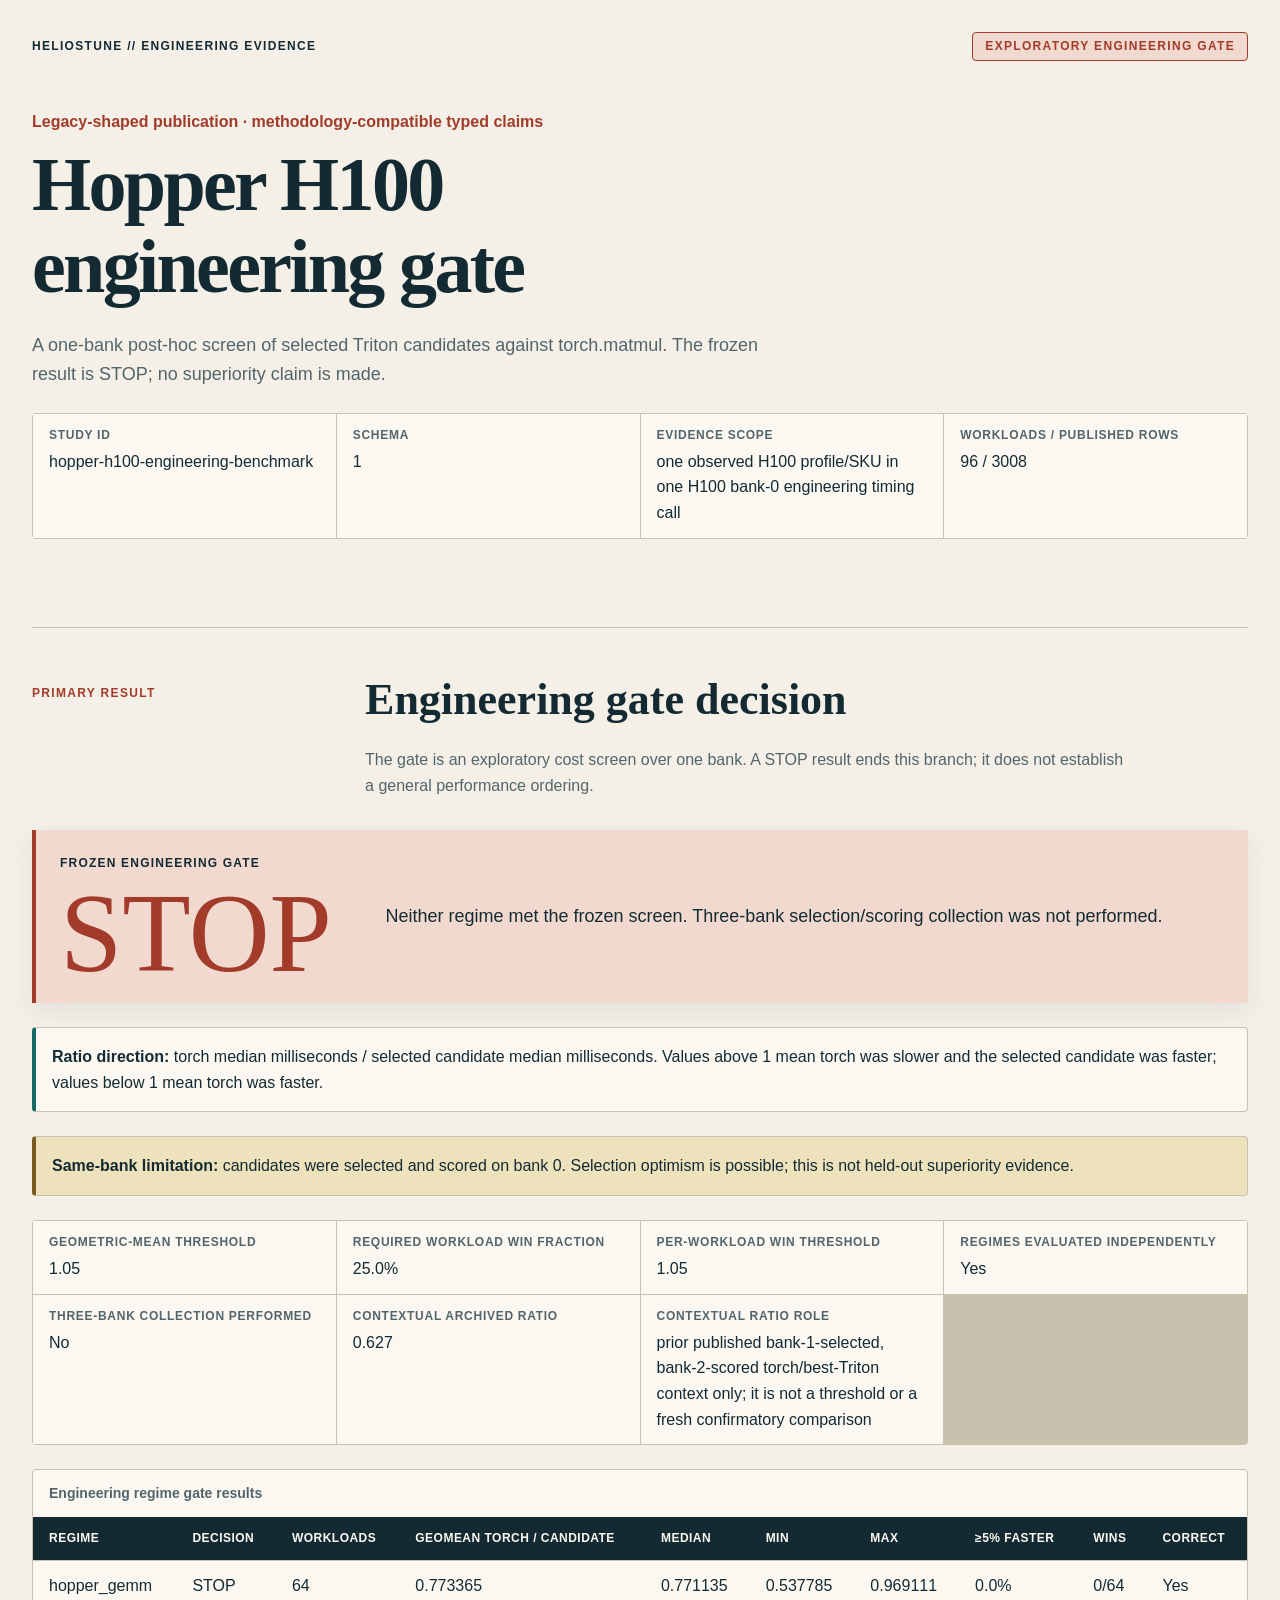
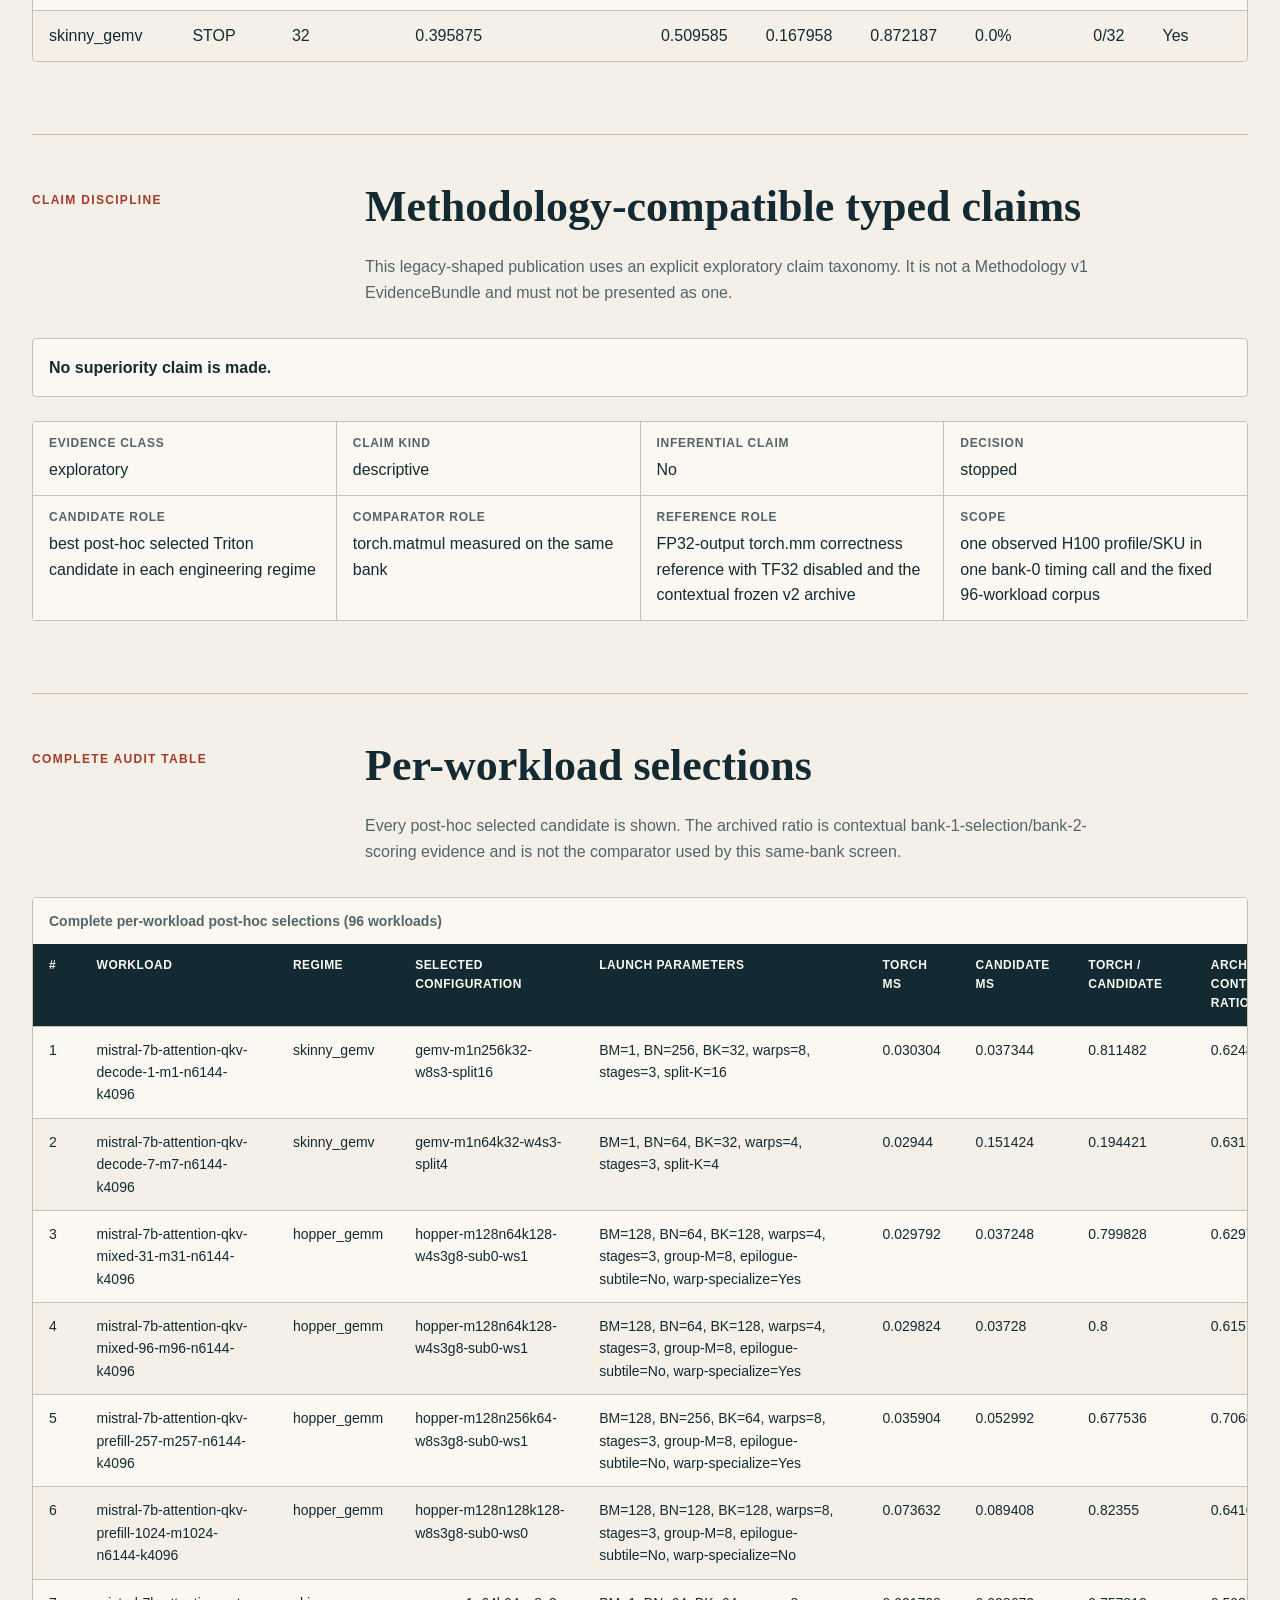
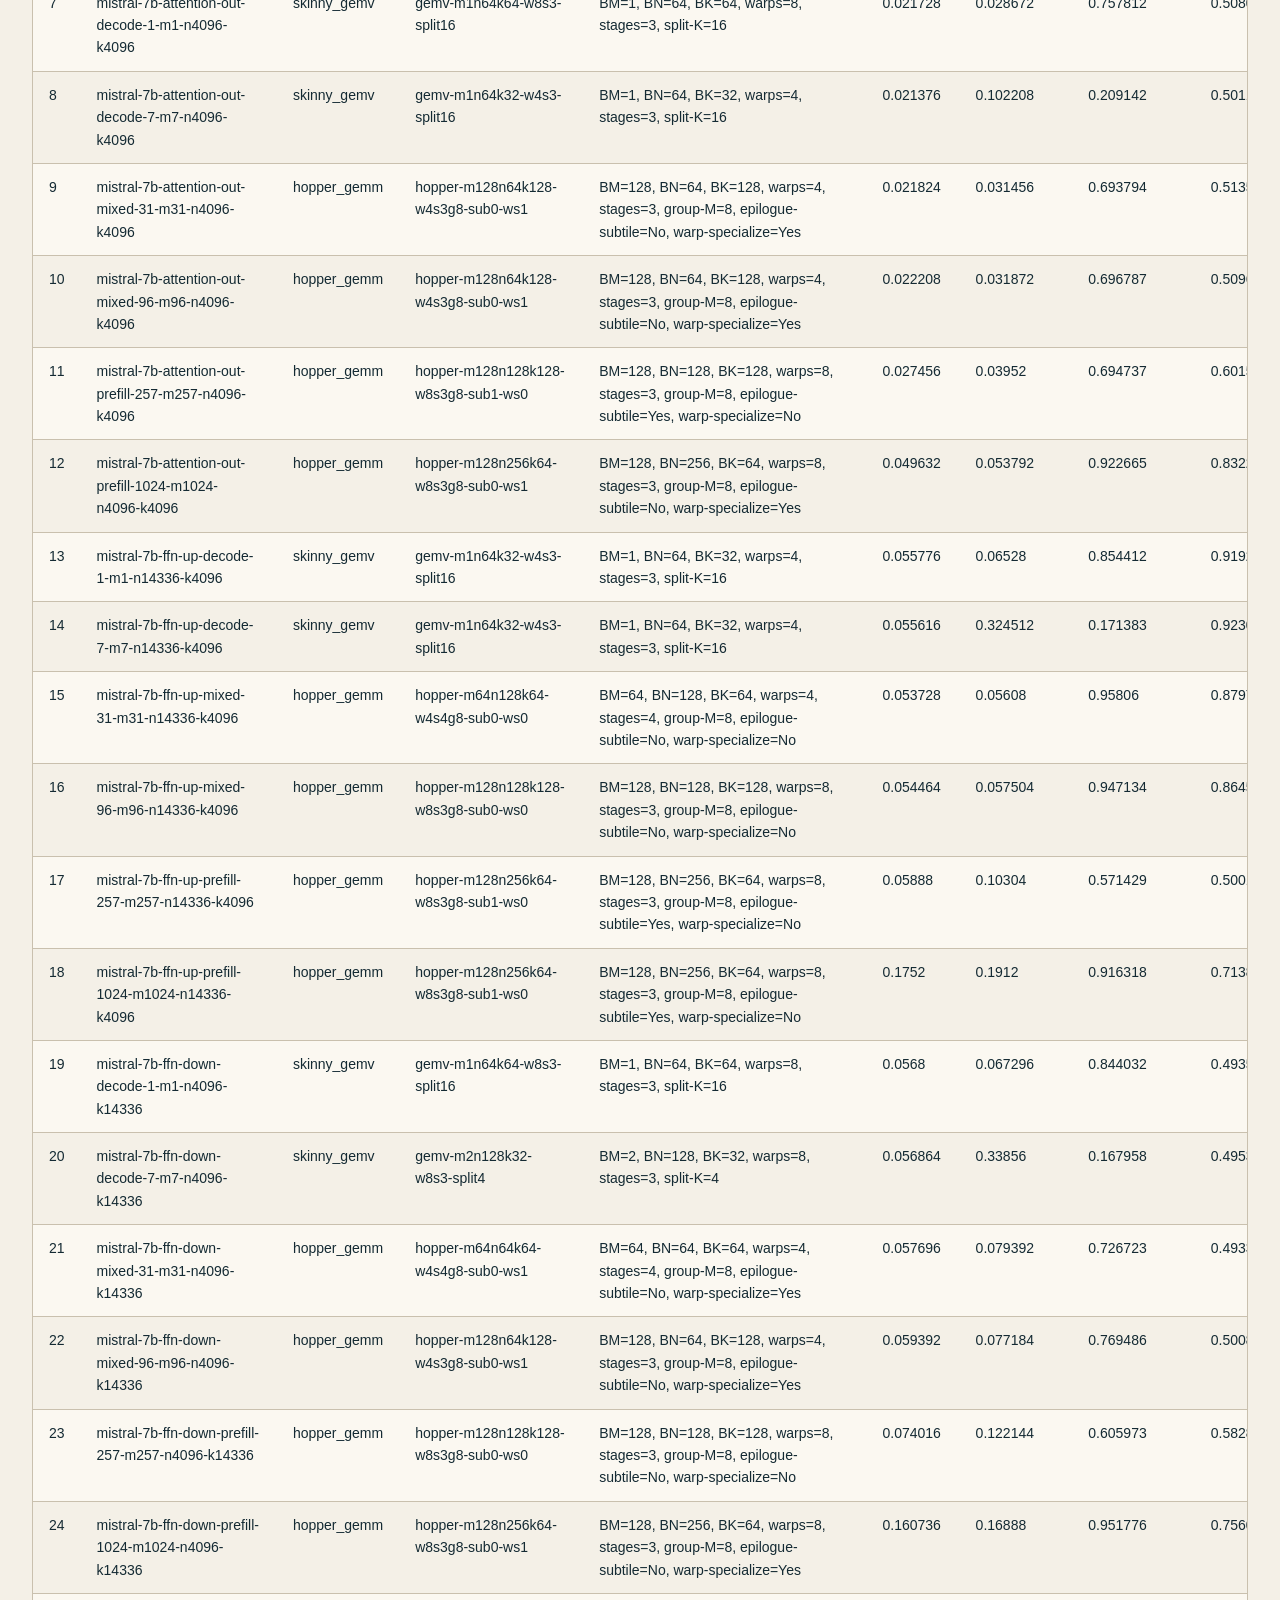
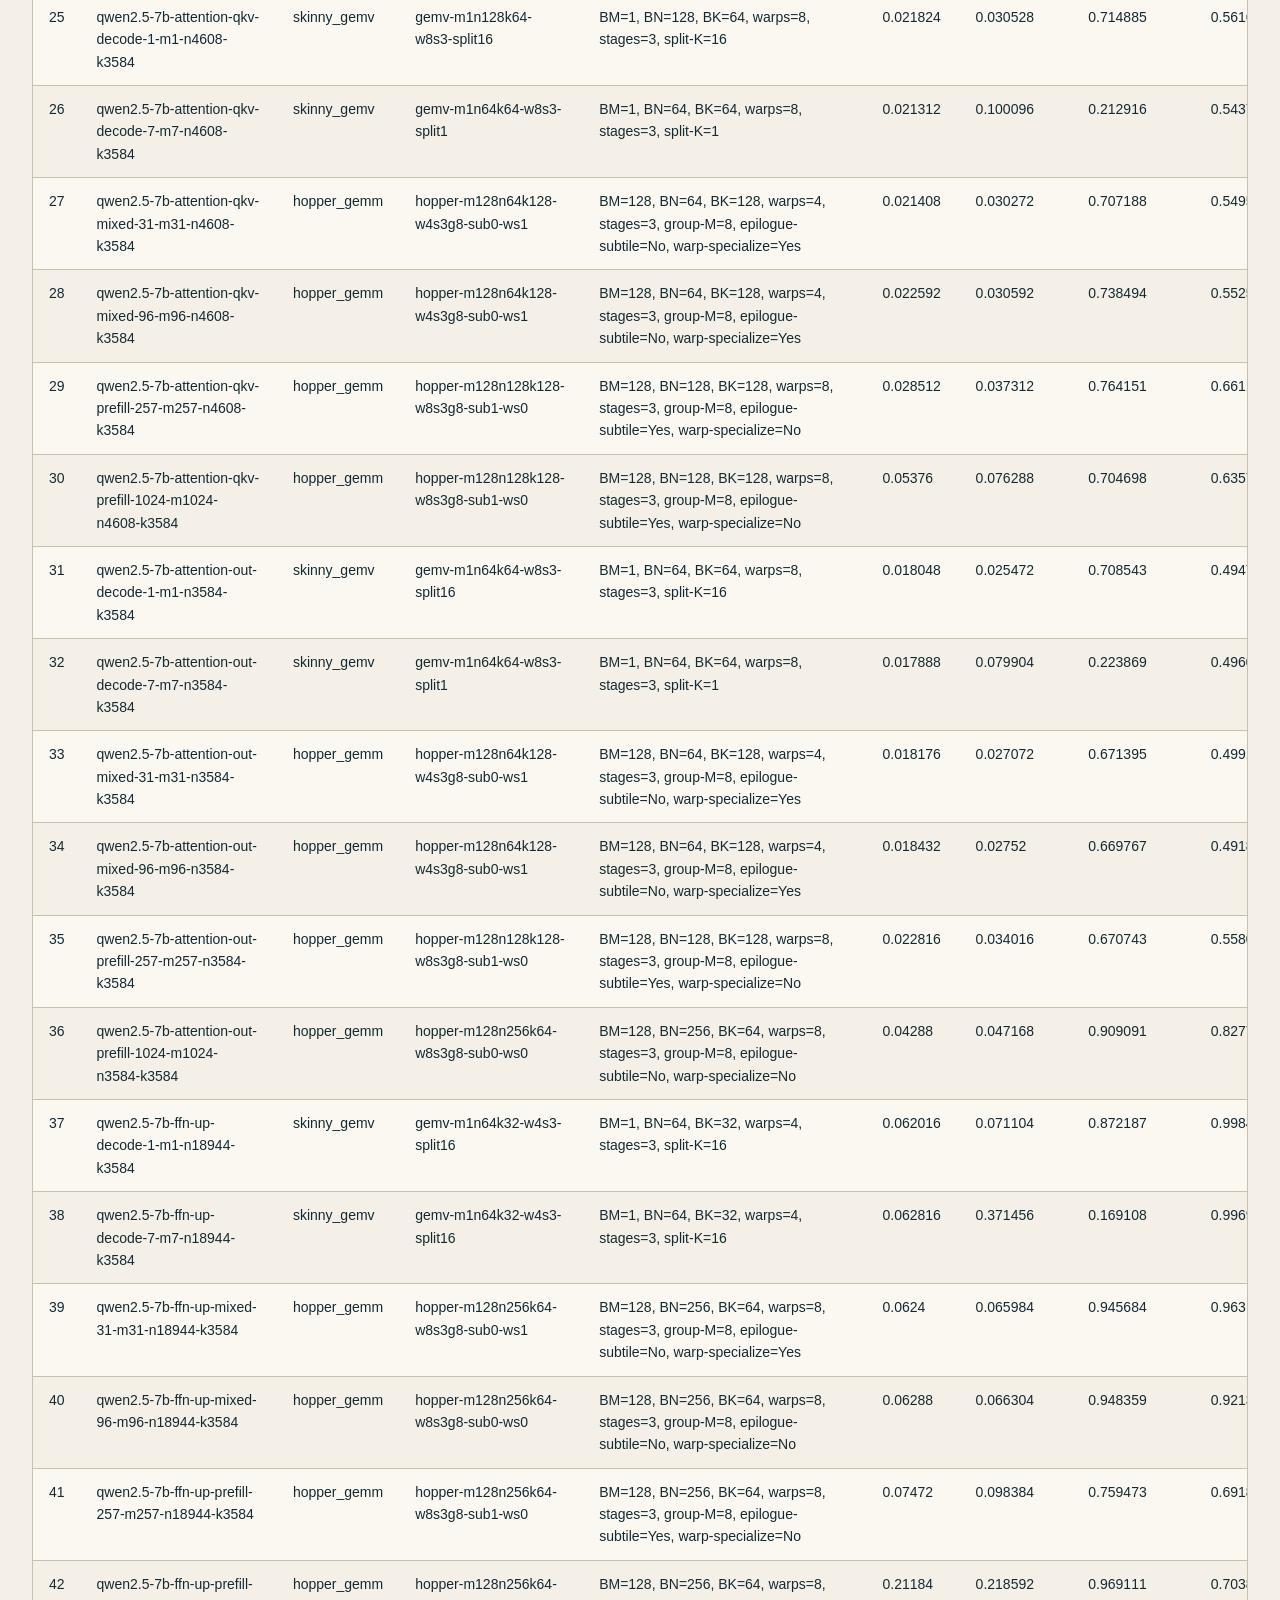
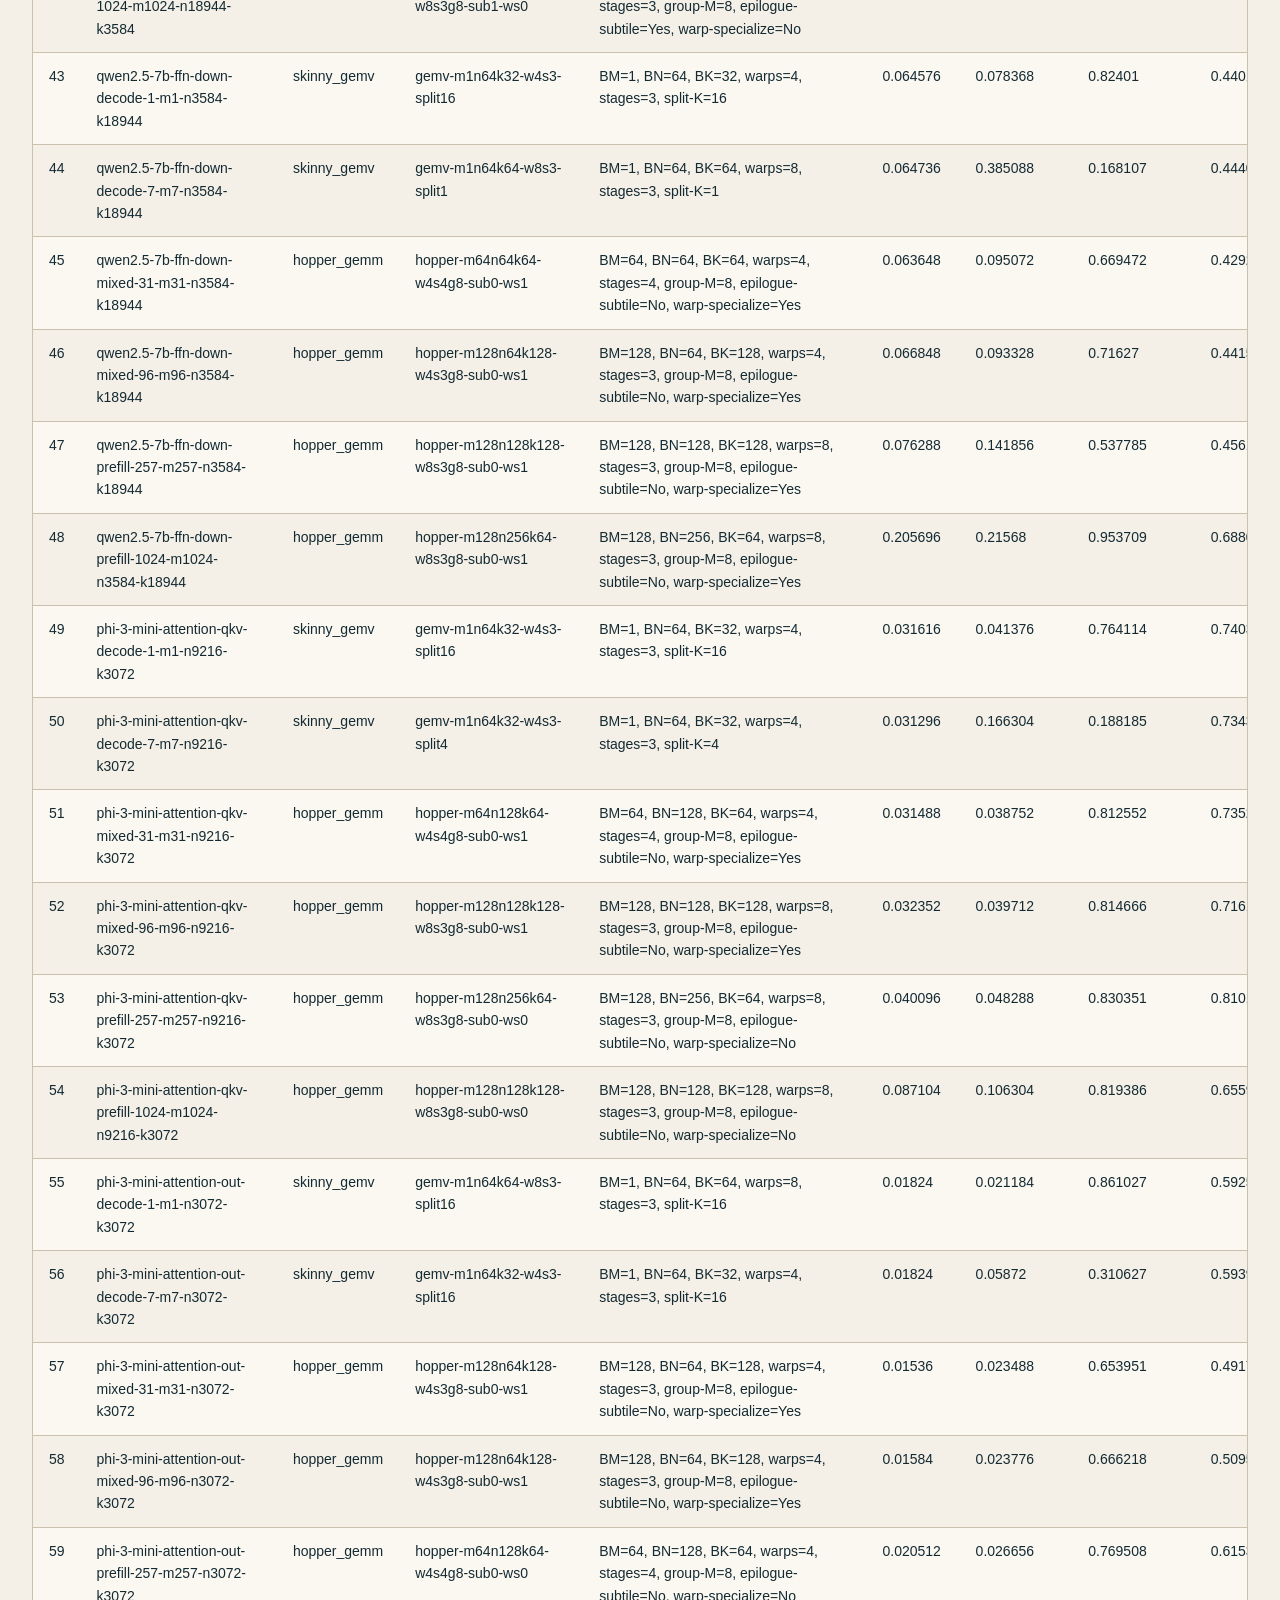
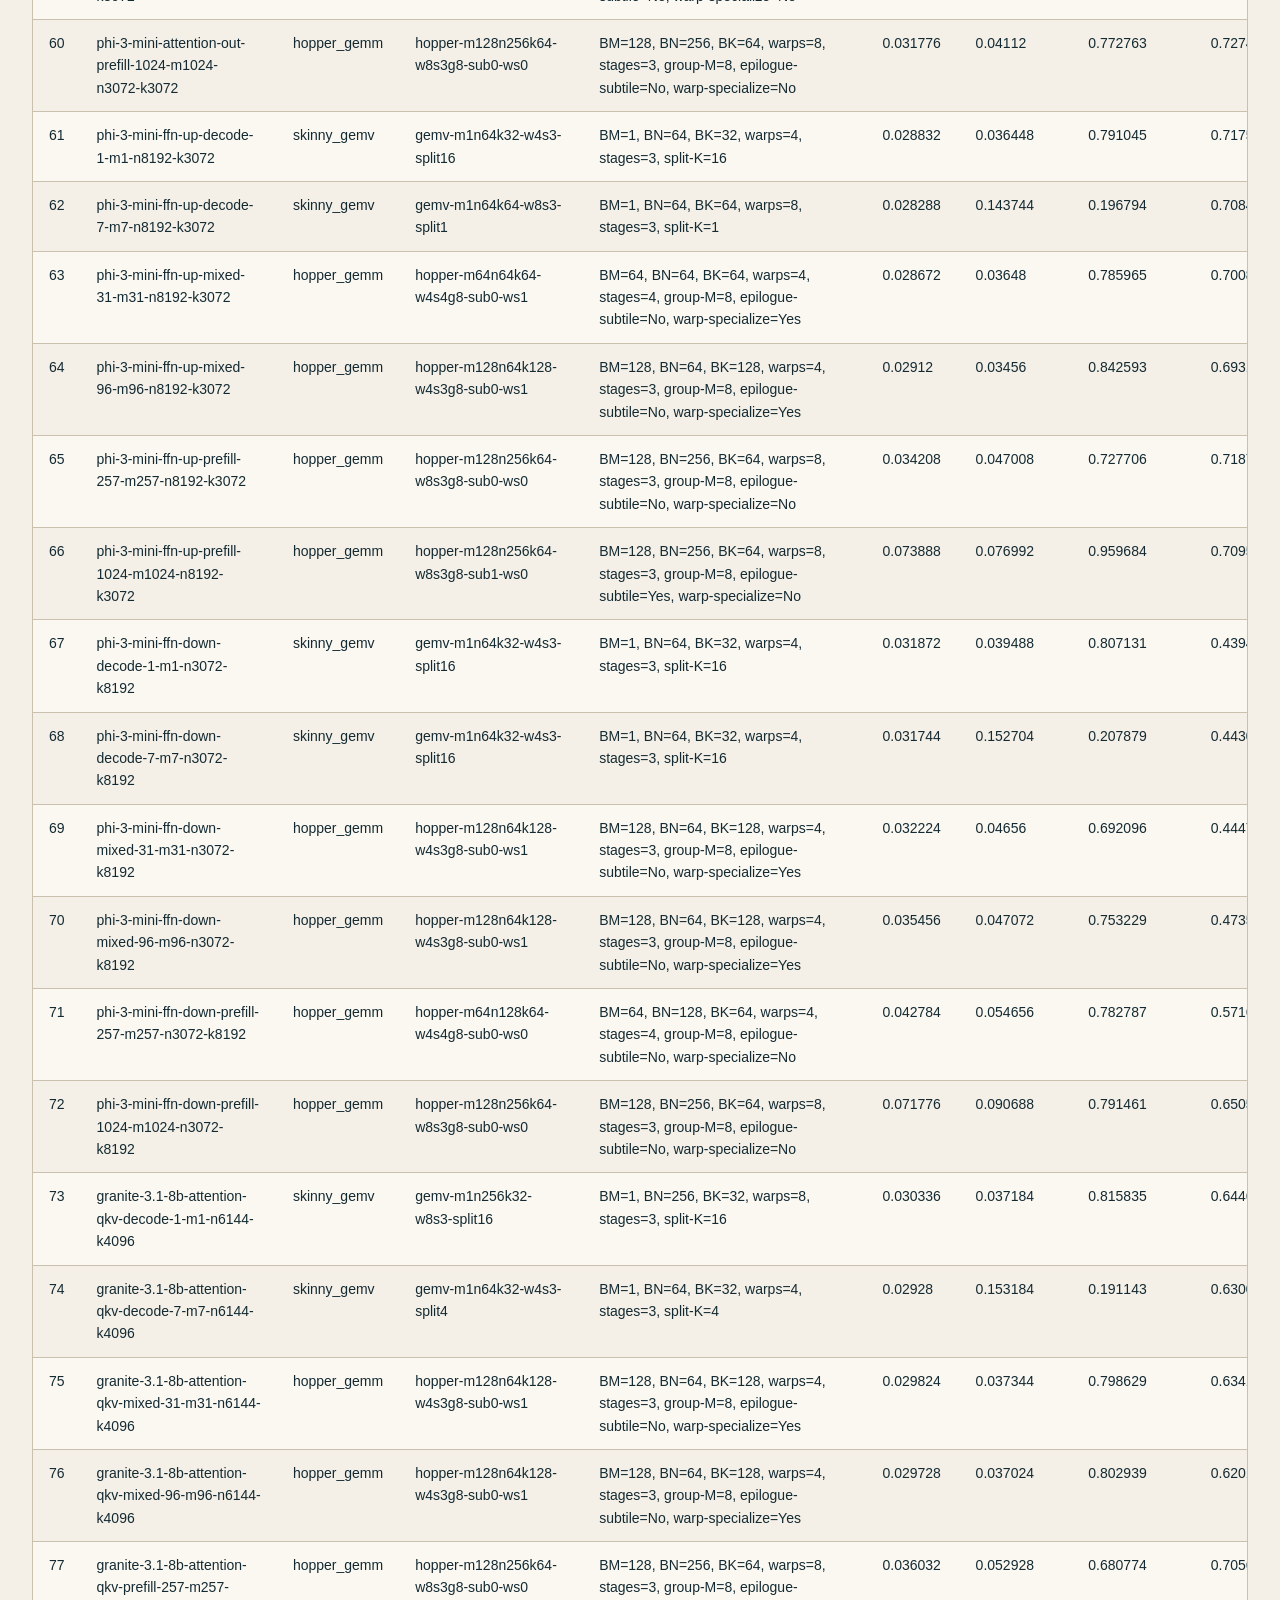
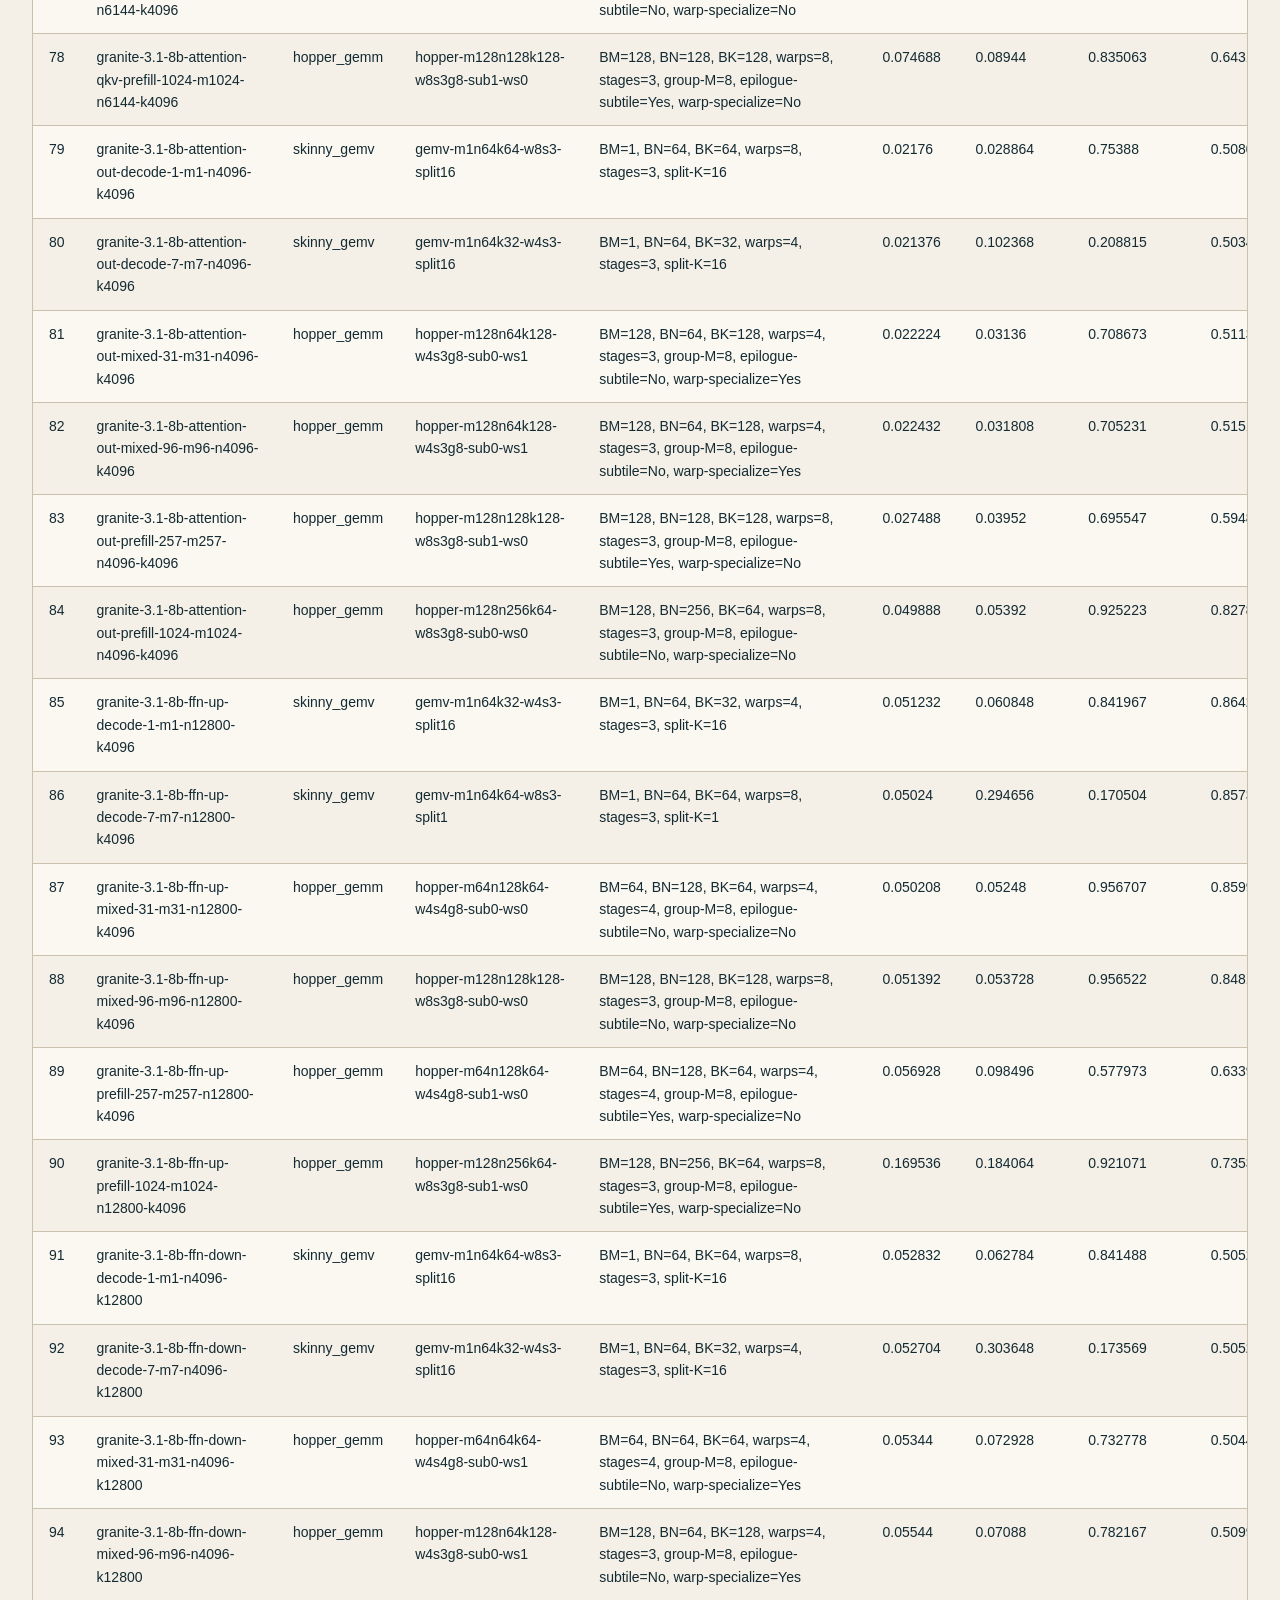
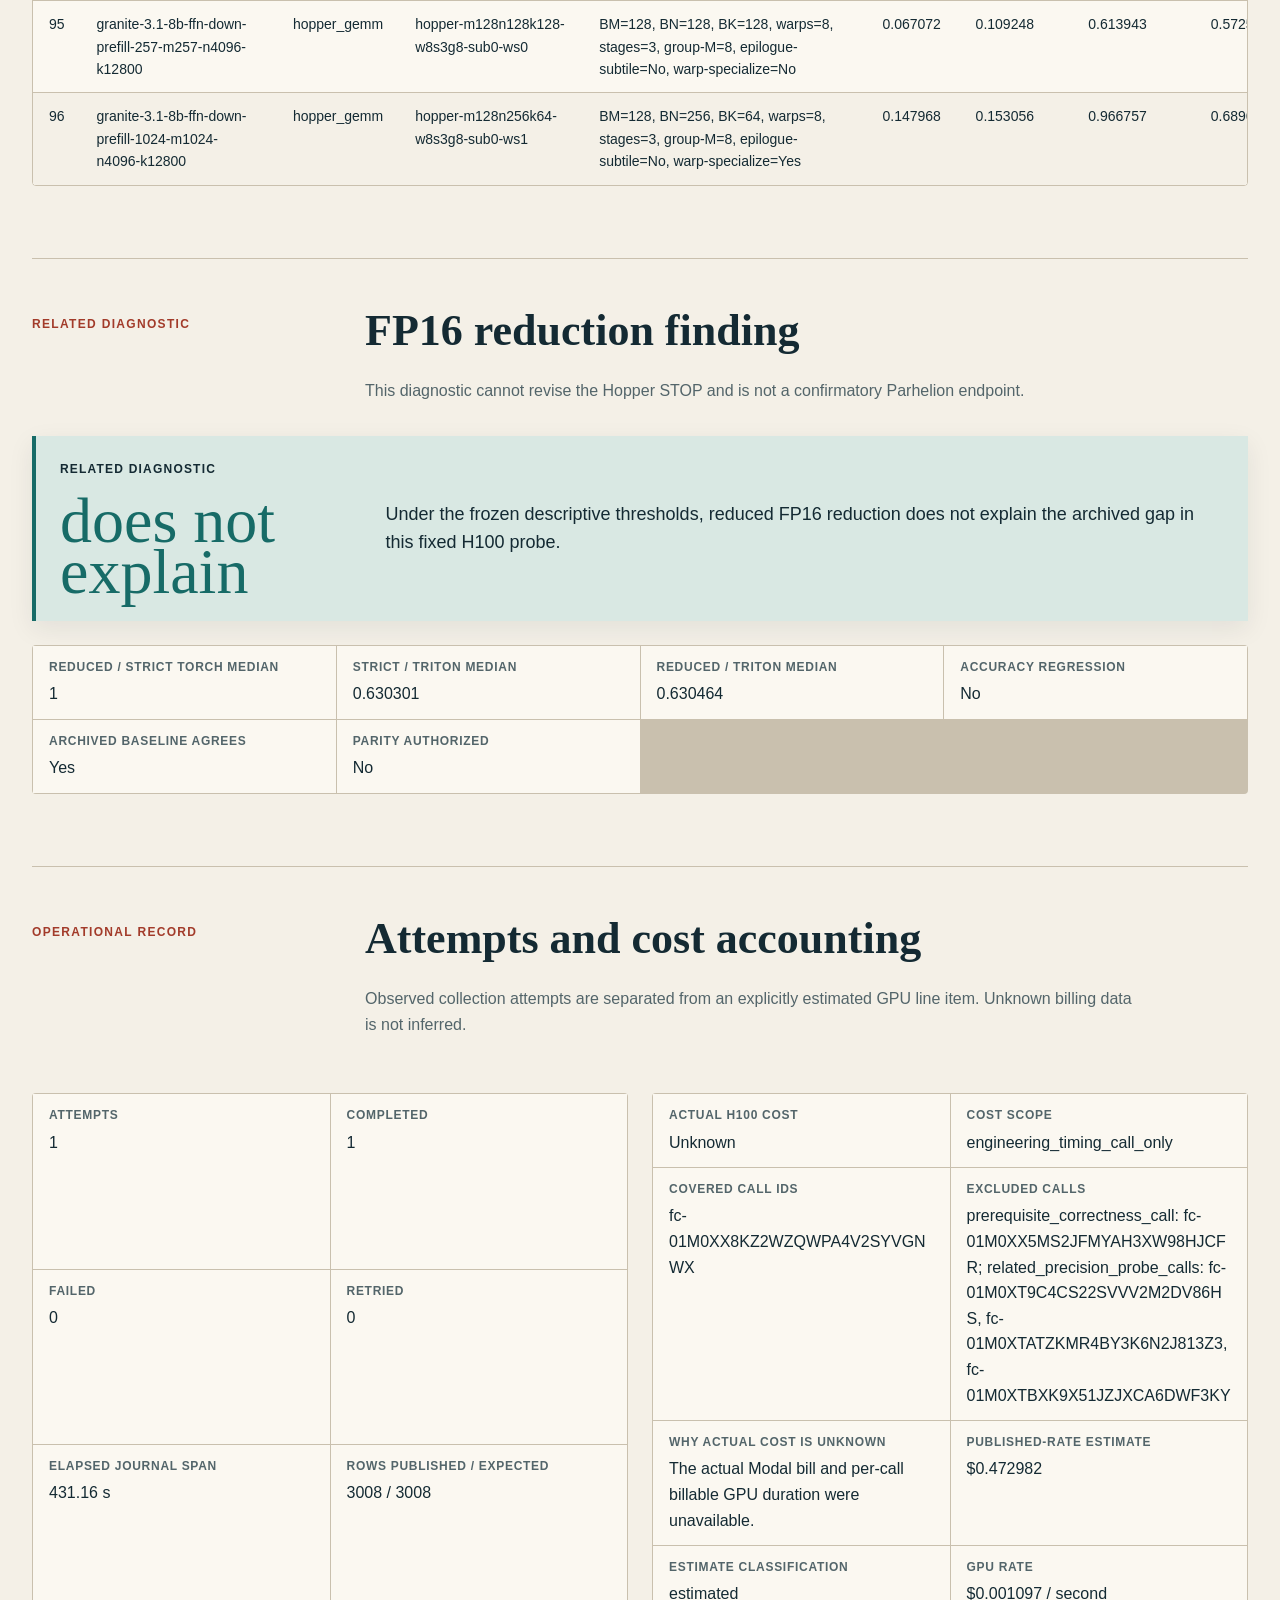
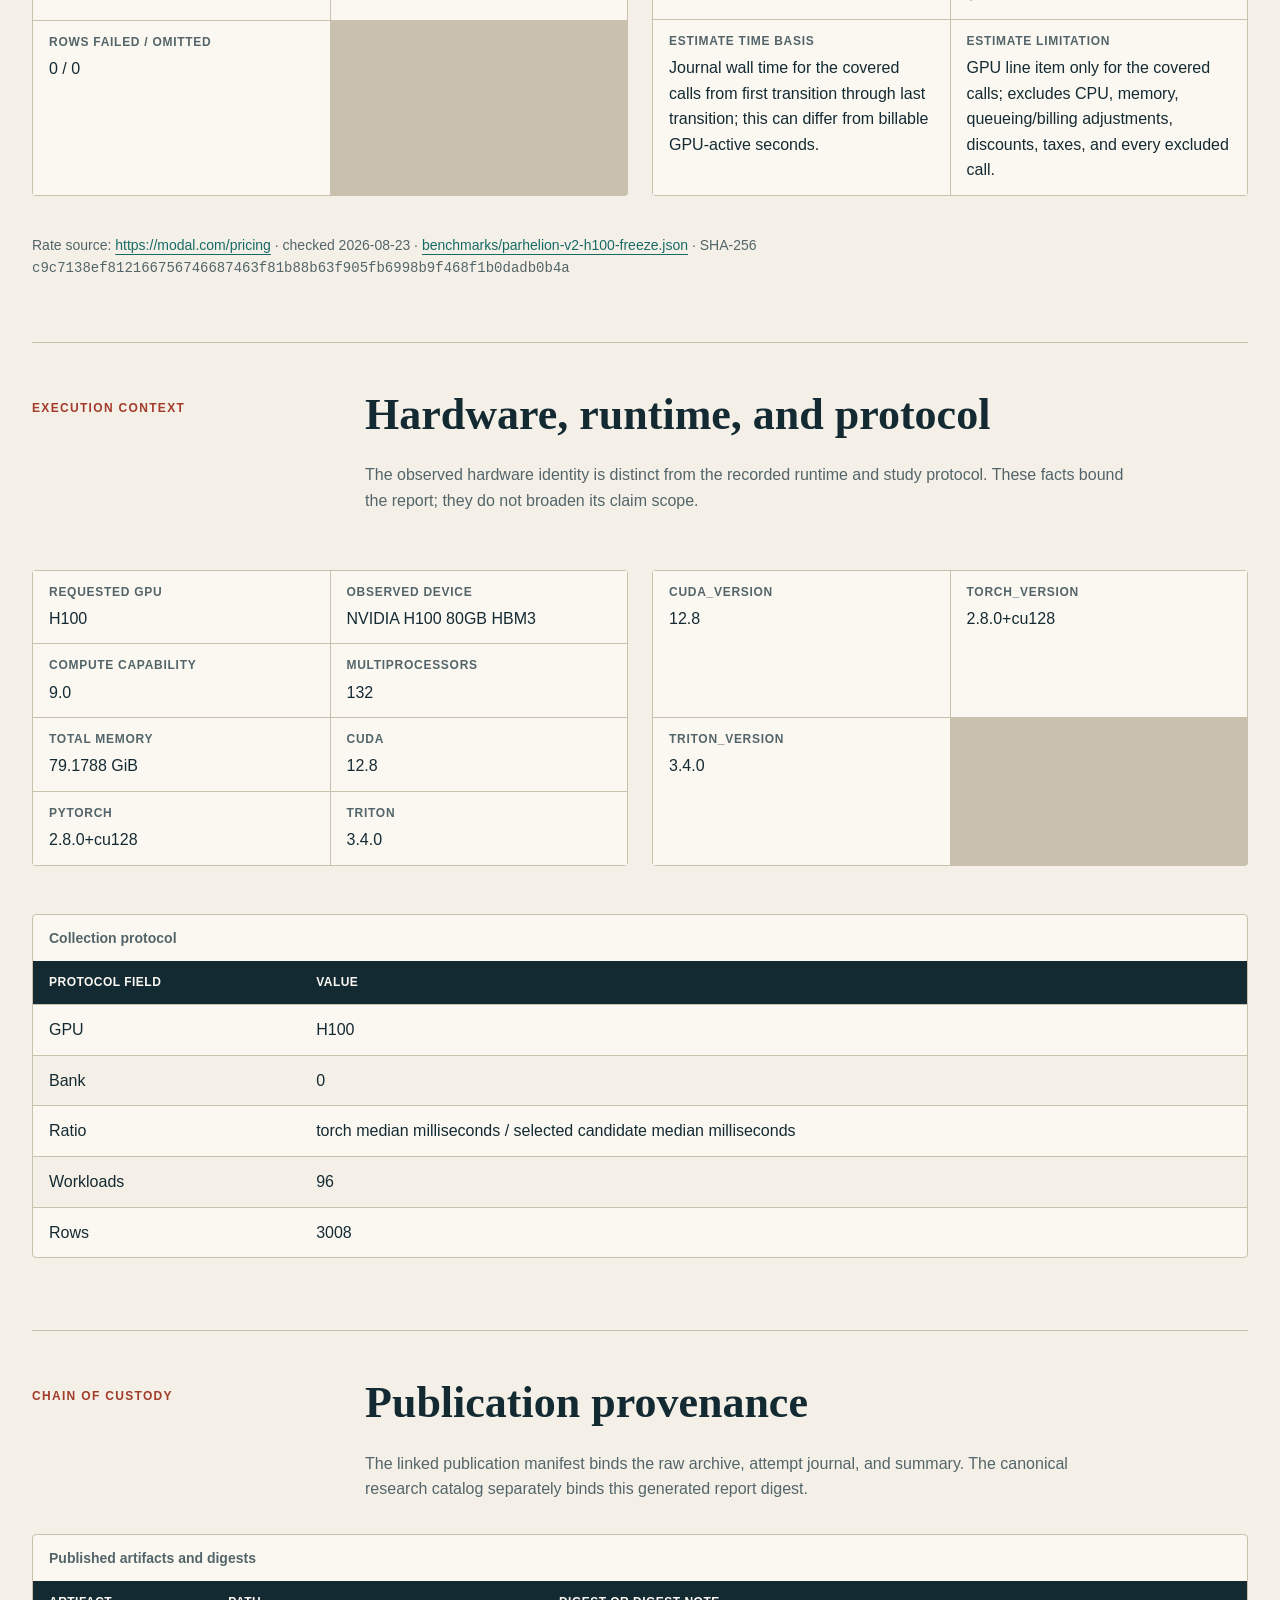
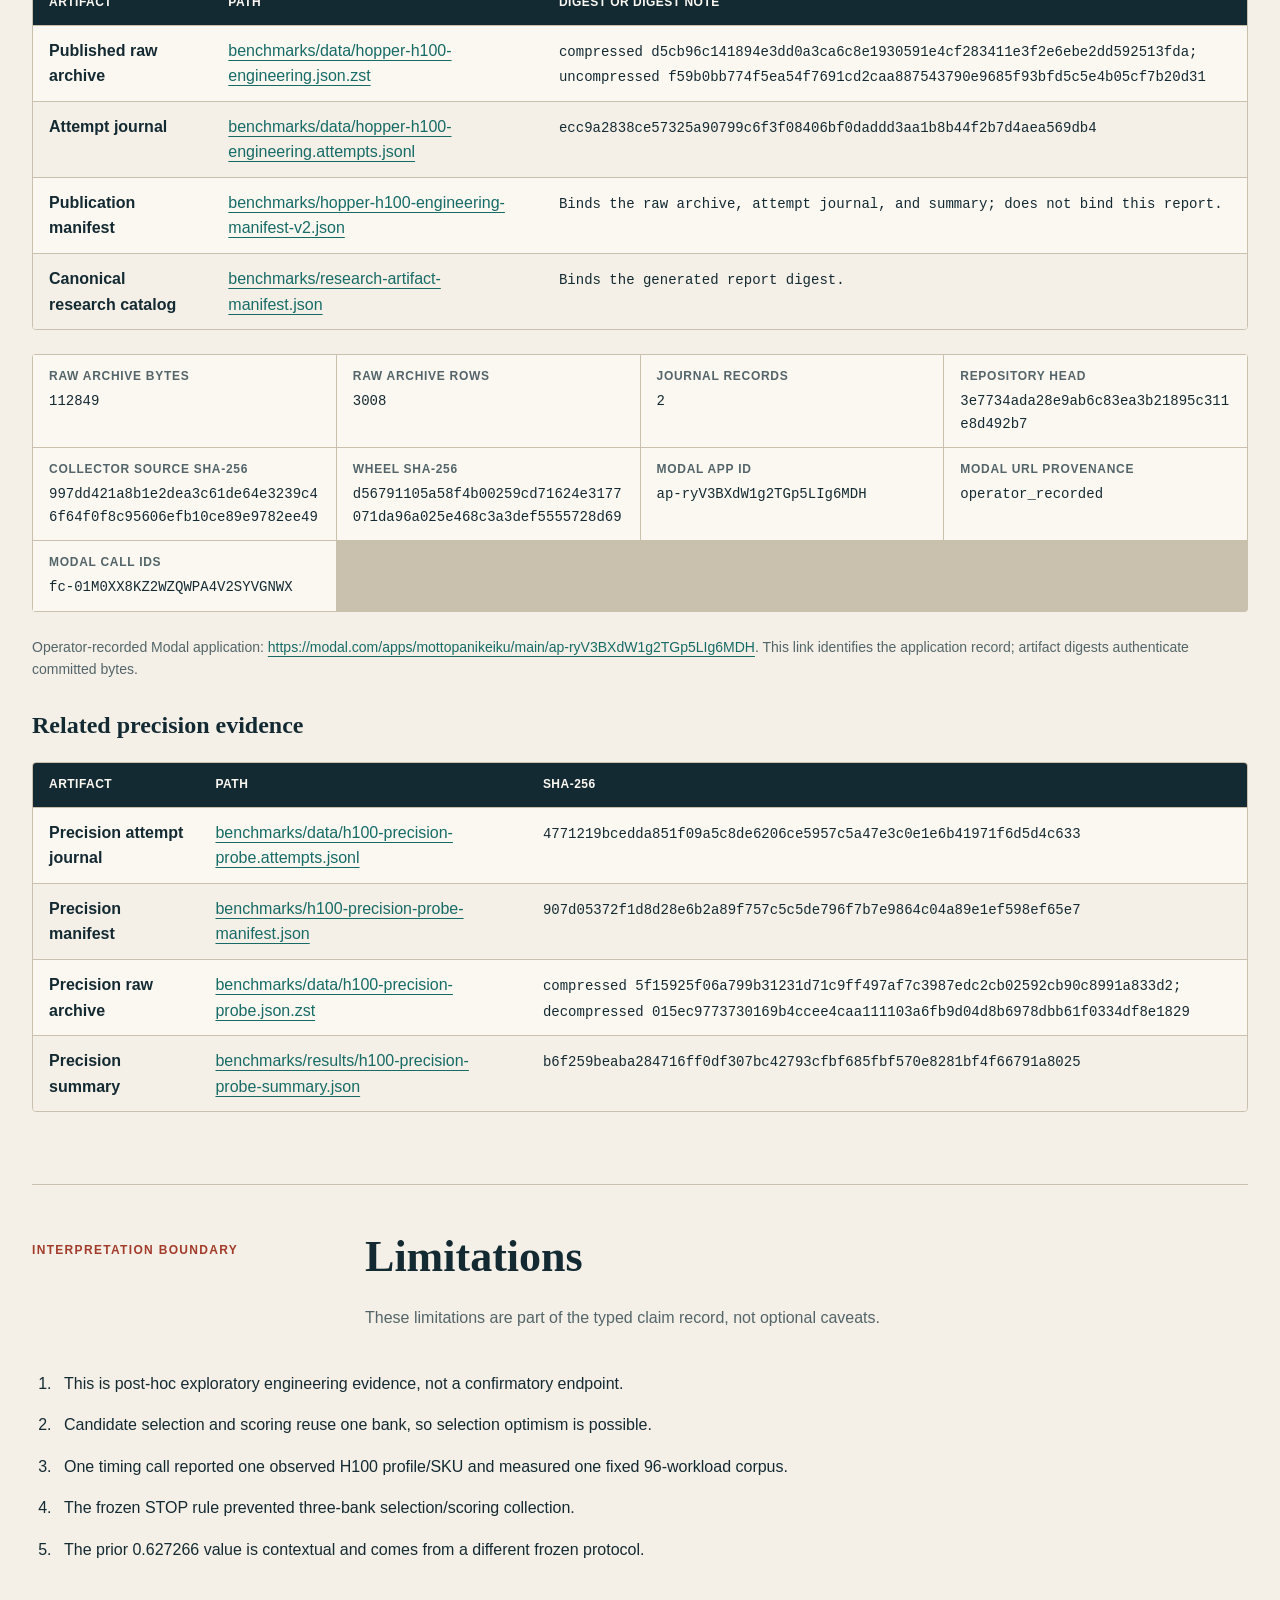
<file: site/hopper-h100-engineering.html>
<!doctype html><html lang="en"><head><meta charset="utf-8"><meta name="viewport" content="width=device-width, initial-scale=1"><meta name="color-scheme" content="light"><meta http-equiv="Content-Security-Policy" content="default-src 'none'; style-src 'unsafe-inline'; img-src data:; script-src 'none'; base-uri 'none'; form-action 'none'"><title>Hopper H100 engineering gate · HeliosTune</title><style>:root {
  --paper: #f4f0e7;
  --surface: #fbf8f1;
  --ink: #142a33;
  --muted: #53656a;
  --line: #c9c0ae;
  --accent: #a23b2a;
  --accent-soft: #f1d9cf;
  --teal: #176b67;
  --teal-soft: #d9e8e3;
  --warning: #76591b;
  --warning-soft: #eee2bd;
  --shadow: 0 0.5rem 1.5rem rgb(20 42 51 / 0.08);
  --radius-sm: 0.25rem;
  --radius-md: 0.5rem;
  --space-1: 0.25rem;
  --space-2: 0.5rem;
  --space-3: 0.75rem;
  --space-4: 1rem;
  --space-5: 1.5rem;
  --space-6: 2rem;
  --space-7: 3rem;
  --space-8: 4rem;
  --measure: 76rem;
  --reading: 48rem;
  --line-thin: 0.0625rem;
  --line-heavy: 0.25rem;
  --type-xs: 0.75rem;
  --type-sm: 0.875rem;
  --type-base: 1rem;
  --type-md: 1.125rem;
  --type-lg: 1.5rem;
  --type-xl: clamp(2.25rem, 6vw, 4.75rem);
  color-scheme: light;
}
* { box-sizing: border-box; }
html { scroll-behavior: smooth; }
body {
  margin: 0;
  background: var(--paper);
  color: var(--ink);
  font-family: "Avenir Next", Avenir, "Segoe UI", sans-serif;
  font-size: var(--type-base);
  line-height: 1.6;
}
a { color: var(--teal); text-decoration-thickness: var(--line-thin); text-underline-offset: var(--space-1); }
a:hover { text-decoration-thickness: calc(var(--line-thin) * 2); }
a:focus-visible, [tabindex="0"]:focus-visible { outline: var(--line-heavy) solid var(--accent); outline-offset: var(--space-1); }
.skip-link { position: absolute; left: var(--space-4); top: -5rem; padding: var(--space-2) var(--space-4); background: var(--ink); color: var(--surface); z-index: 2; }
.skip-link:focus { top: var(--space-4); }
.page { width: min(100% - var(--space-6), var(--measure)); margin-inline: auto; }
.report-header { padding: var(--space-6) 0 var(--space-8); border-bottom: var(--line-thin) solid var(--line); }
.utility { display: flex; gap: var(--space-4); align-items: center; justify-content: space-between; flex-wrap: wrap; }
.lockup, .badge, .eyebrow { font-size: var(--type-xs); font-weight: 750; letter-spacing: 0.11em; text-transform: uppercase; }
.badge { display: inline-flex; padding: var(--space-1) var(--space-3); border: var(--line-thin) solid var(--accent); border-radius: var(--radius-sm); background: var(--accent-soft); color: var(--accent); }
.kicker { margin: var(--space-7) 0 var(--space-2); color: var(--accent); font-weight: 700; }
h1, h2, h3 { font-family: Charter, Georgia, serif; line-height: 1.08; }
h1 { max-width: 16ch; margin: 0; font-size: var(--type-xl); letter-spacing: -0.035em; }
.lede { max-width: var(--reading); margin: var(--space-5) 0 0; font-size: var(--type-md); color: var(--muted); }
.header-meta { margin-top: var(--space-6); }
.report-section { padding: var(--space-7) 0; border-bottom: var(--line-thin) solid var(--line); }
.section-heading { display: grid; grid-template-columns: minmax(9rem, 0.35fr) minmax(0, 1fr); gap: var(--space-5); margin-bottom: var(--space-6); }
.section-heading .eyebrow { grid-row: 1 / span 2; margin: var(--space-2) 0 0; color: var(--accent); }
.section-heading h2 { margin: 0; font-size: clamp(1.75rem, 4vw, 2.75rem); }
.section-heading > p:last-child { max-width: var(--reading); margin: 0; color: var(--muted); }
h3 { margin: var(--space-6) 0 var(--space-3); font-size: var(--type-lg); }
.decision { display: grid; grid-template-columns: minmax(10rem, 0.35fr) minmax(0, 1fr); gap: var(--space-4) var(--space-6); padding: var(--space-5); border-left: var(--line-heavy) solid var(--accent); background: var(--accent-soft); box-shadow: var(--shadow); }
.decision-label { margin: 0; font-size: var(--type-xs); font-weight: 750; letter-spacing: 0.1em; text-transform: uppercase; }
.decision-value { grid-row: 2; margin: 0; font-family: Charter, Georgia, serif; font-size: clamp(3rem, 10vw, 7rem); line-height: 0.8; color: var(--accent); }
.decision-value.small { font-size: clamp(2rem, 7vw, 4rem); }
.decision > p:last-child { grid-column: 2; grid-row: 1 / span 2; align-self: center; margin: 0; font-size: var(--type-md); }
.decision.diagnostic { border-color: var(--teal); background: var(--teal-soft); }
.decision.diagnostic .decision-value { color: var(--teal); }
.notice { margin: var(--space-5) 0; padding: var(--space-4); border: var(--line-thin) solid var(--line); border-radius: var(--radius-sm); background: var(--surface); }
.notice.direction { border-left: var(--line-heavy) solid var(--teal); }
.notice.warning { border-left: var(--line-heavy) solid var(--warning); background: var(--warning-soft); }
.split { display: grid; grid-template-columns: repeat(2, minmax(0, 1fr)); gap: var(--space-5); }
.facts { display: grid; grid-template-columns: repeat(2, minmax(0, 1fr)); gap: var(--line-thin); margin: var(--space-5) 0; padding: var(--line-thin); background: var(--line); border-radius: var(--radius-sm); overflow: hidden; }
.facts > div { min-width: 0; padding: var(--space-3) var(--space-4); background: var(--surface); }
.facts dt { margin-bottom: var(--space-1); color: var(--muted); font-size: var(--type-xs); font-weight: 700; letter-spacing: 0.06em; text-transform: uppercase; }
.facts dd { margin: 0; overflow-wrap: anywhere; }
.facts-wide { grid-template-columns: repeat(4, minmax(0, 1fr)); }
.provenance-facts dd { font-family: ui-monospace, "SFMono-Regular", Consolas, monospace; font-size: var(--type-sm); }
.table-wrap { overflow-x: auto; margin: var(--space-5) 0; border: var(--line-thin) solid var(--line); border-radius: var(--radius-sm); background: var(--surface); }
table { width: 100%; border-collapse: collapse; font-variant-numeric: tabular-nums; }
caption { padding: var(--space-3) var(--space-4); text-align: left; color: var(--muted); font-size: var(--type-sm); font-weight: 700; }
th, td { padding: var(--space-3) var(--space-4); border-top: var(--line-thin) solid var(--line); text-align: left; vertical-align: top; }
thead th { border-top: 0; background: var(--ink); color: var(--surface); font-size: var(--type-xs); letter-spacing: 0.04em; text-transform: uppercase; }
tbody th { font-weight: 700; }
tbody tr:nth-child(even) { background: var(--paper); }
.selection-table { min-width: 88rem; font-size: var(--type-sm); }
code { font-family: ui-monospace, "SFMono-Regular", Consolas, monospace; font-size: var(--type-sm); overflow-wrap: anywhere; }
.source-note { color: var(--muted); font-size: var(--type-sm); overflow-wrap: anywhere; }
.limitations { max-width: var(--reading); margin: 0; padding-left: var(--space-5); }
.limitations li { padding: var(--space-2) 0 var(--space-2) var(--space-2); }
.footer { display: flex; justify-content: space-between; gap: var(--space-4); padding: var(--space-5) 0 var(--space-7); color: var(--muted); font-size: var(--type-sm); }
@media (max-width: 52rem) {
  .section-heading, .decision, .split { grid-template-columns: 1fr; }
  .section-heading .eyebrow, .decision-value, .decision > p:last-child { grid-column: 1; grid-row: auto; }
  .facts, .facts-wide { grid-template-columns: 1fr; }
  .footer { flex-direction: column; }
}
@media print {
  :root { --paper: #f7f3eb; --surface: #fdfaf3; --ink: #172a31; }
  .page { width: 100%; }
  a { color: inherit; }
  .table-wrap { overflow: visible; }
}</style></head><body><a class="skip-link" href="#main">Skip to report</a><div class="page"><header class="report-header"><div class="utility"><span class="lockup">HeliosTune // engineering evidence</span><span class="badge">Exploratory engineering gate</span></div><p class="kicker">Legacy-shaped publication · methodology-compatible typed claims</p><h1>Hopper H100 engineering gate</h1><p class="lede">A one-bank post-hoc screen of selected Triton candidates against torch.matmul. The frozen result is STOP; no superiority claim is made.</p><dl class="facts facts-wide header-meta"><div><dt>Study ID</dt><dd>hopper-h100-engineering-benchmark</dd></div><div><dt>Schema</dt><dd>1</dd></div><div><dt>Evidence scope</dt><dd>one observed H100 profile/SKU in one H100 bank-0 engineering timing call</dd></div><div><dt>Workloads / published rows</dt><dd>96 / 3008</dd></div></dl></header><main id="main"><section id="decision" class="report-section"><div class="section-heading"><p class="eyebrow">Primary result</p><h2>Engineering gate decision</h2><p>The gate is an exploratory cost screen over one bank. A STOP result ends this branch; it does not establish a general performance ordering.</p></div><div class="decision stop"><p class="decision-label">Frozen engineering gate</p><p class="decision-value">STOP</p><p>Neither regime met the frozen screen. Three-bank selection/scoring collection was not performed.</p></div><div class="notice direction"><strong>Ratio direction:</strong> torch median milliseconds / selected candidate median milliseconds. Values above 1 mean torch was slower and the selected candidate was faster; values below 1 mean torch was faster.</div><div class="notice warning"><strong>Same-bank limitation:</strong> candidates were selected and scored on bank 0. Selection optimism is possible; this is not held-out superiority evidence.</div><dl class="facts facts-wide"><div><dt>Geometric-mean threshold</dt><dd>1.05</dd></div><div><dt>Required workload win fraction</dt><dd>25.0%</dd></div><div><dt>Per-workload win threshold</dt><dd>1.05</dd></div><div><dt>Regimes evaluated independently</dt><dd>Yes</dd></div><div><dt>Three-bank collection performed</dt><dd>No</dd></div><div><dt>Contextual archived ratio</dt><dd>0.627</dd></div><div><dt>Contextual ratio role</dt><dd>prior published bank-1-selected, bank-2-scored torch/best-Triton context only; it is not a threshold or a fresh confirmatory comparison</dd></div></dl><div class="table-wrap" tabindex="0" role="region" aria-label="Engineering regime gate results"><table class="data-table"><caption>Engineering regime gate results</caption><thead><tr><th scope="col">Regime</th><th scope="col">Decision</th><th scope="col">Workloads</th><th scope="col">Geomean torch / candidate</th><th scope="col">Median</th><th scope="col">Min</th><th scope="col">Max</th><th scope="col">≥5% faster</th><th scope="col">Wins</th><th scope="col">Correct</th></tr></thead><tbody><tr><td>hopper_gemm</td><td>STOP</td><td>64</td><td>0.773365</td><td>0.771135</td><td>0.537785</td><td>0.969111</td><td>0.0%</td><td>0/64</td><td>Yes</td></tr><tr><td>skinny_gemv</td><td>STOP</td><td>32</td><td>0.395875</td><td>0.509585</td><td>0.167958</td><td>0.872187</td><td>0.0%</td><td>0/32</td><td>Yes</td></tr></tbody></table></div></section><section id="claims" class="report-section"><div class="section-heading"><p class="eyebrow">Claim discipline</p><h2>Methodology-compatible typed claims</h2><p>This legacy-shaped publication uses an explicit exploratory claim taxonomy. It is not a Methodology v1 EvidenceBundle and must not be presented as one.</p></div><div class="notice"><strong>No superiority claim is made.</strong></div><dl class="facts facts-wide"><div><dt>Evidence class</dt><dd>exploratory</dd></div><div><dt>Claim kind</dt><dd>descriptive</dd></div><div><dt>Inferential claim</dt><dd>No</dd></div><div><dt>Decision</dt><dd>stopped</dd></div><div><dt>Candidate role</dt><dd>best post-hoc selected Triton candidate in each engineering regime</dd></div><div><dt>Comparator role</dt><dd>torch.matmul measured on the same bank</dd></div><div><dt>Reference role</dt><dd>FP32-output torch.mm correctness reference with TF32 disabled and the contextual frozen v2 archive</dd></div><div><dt>Scope</dt><dd>one observed H100 profile/SKU in one bank-0 timing call and the fixed 96-workload corpus</dd></div></dl></section><section id="selections" class="report-section"><div class="section-heading"><p class="eyebrow">Complete audit table</p><h2>Per-workload selections</h2><p>Every post-hoc selected candidate is shown. The archived ratio is contextual bank-1-selection/bank-2-scoring evidence and is not the comparator used by this same-bank screen.</p></div><div class="table-wrap" tabindex="0" role="region" aria-label="Complete per-workload post-hoc selections (96 workloads)"><table class="data-table selection-table"><caption>Complete per-workload post-hoc selections (96 workloads)</caption><thead><tr><th scope="col">#</th><th scope="col">Workload</th><th scope="col">Regime</th><th scope="col">Selected configuration</th><th scope="col">Launch parameters</th><th scope="col">Torch ms</th><th scope="col">Candidate ms</th><th scope="col">Torch / candidate</th><th scope="col">Archived contextual ratio</th><th scope="col">Correct</th></tr></thead><tbody><tr><td>1</td><td>mistral-7b-attention-qkv-decode-1-m1-n6144-k4096</td><td>skinny_gemv</td><td>gemv-m1n256k32-w8s3-split16</td><td>BM=1, BN=256, BK=32, warps=8, stages=3, split-K=16</td><td>0.030304</td><td>0.037344</td><td>0.811482</td><td>0.624828</td><td>Yes</td></tr><tr><td>2</td><td>mistral-7b-attention-qkv-decode-7-m7-n6144-k4096</td><td>skinny_gemv</td><td>gemv-m1n64k32-w4s3-split4</td><td>BM=1, BN=64, BK=32, warps=4, stages=3, split-K=4</td><td>0.02944</td><td>0.151424</td><td>0.194421</td><td>0.631142</td><td>Yes</td></tr><tr><td>3</td><td>mistral-7b-attention-qkv-mixed-31-m31-n6144-k4096</td><td>hopper_gemm</td><td>hopper-m128n64k128-w4s3g8-sub0-ws1</td><td>BM=128, BN=64, BK=128, warps=4, stages=3, group-M=8, epilogue-subtile=No, warp-specialize=Yes</td><td>0.029792</td><td>0.037248</td><td>0.799828</td><td>0.629706</td><td>Yes</td></tr><tr><td>4</td><td>mistral-7b-attention-qkv-mixed-96-m96-n6144-k4096</td><td>hopper_gemm</td><td>hopper-m128n64k128-w4s3g8-sub0-ws1</td><td>BM=128, BN=64, BK=128, warps=4, stages=3, group-M=8, epilogue-subtile=No, warp-specialize=Yes</td><td>0.029824</td><td>0.03728</td><td>0.8</td><td>0.615744</td><td>Yes</td></tr><tr><td>5</td><td>mistral-7b-attention-qkv-prefill-257-m257-n6144-k4096</td><td>hopper_gemm</td><td>hopper-m128n256k64-w8s3g8-sub0-ws1</td><td>BM=128, BN=256, BK=64, warps=8, stages=3, group-M=8, epilogue-subtile=No, warp-specialize=Yes</td><td>0.035904</td><td>0.052992</td><td>0.677536</td><td>0.70681</td><td>Yes</td></tr><tr><td>6</td><td>mistral-7b-attention-qkv-prefill-1024-m1024-n6144-k4096</td><td>hopper_gemm</td><td>hopper-m128n128k128-w8s3g8-sub0-ws0</td><td>BM=128, BN=128, BK=128, warps=8, stages=3, group-M=8, epilogue-subtile=No, warp-specialize=No</td><td>0.073632</td><td>0.089408</td><td>0.82355</td><td>0.641683</td><td>Yes</td></tr><tr><td>7</td><td>mistral-7b-attention-out-decode-1-m1-n4096-k4096</td><td>skinny_gemv</td><td>gemv-m1n64k64-w8s3-split16</td><td>BM=1, BN=64, BK=64, warps=8, stages=3, split-K=16</td><td>0.021728</td><td>0.028672</td><td>0.757812</td><td>0.508009</td><td>Yes</td></tr><tr><td>8</td><td>mistral-7b-attention-out-decode-7-m7-n4096-k4096</td><td>skinny_gemv</td><td>gemv-m1n64k32-w4s3-split16</td><td>BM=1, BN=64, BK=32, warps=4, stages=3, split-K=16</td><td>0.021376</td><td>0.102208</td><td>0.209142</td><td>0.501134</td><td>Yes</td></tr><tr><td>9</td><td>mistral-7b-attention-out-mixed-31-m31-n4096-k4096</td><td>hopper_gemm</td><td>hopper-m128n64k128-w4s3g8-sub0-ws1</td><td>BM=128, BN=64, BK=128, warps=4, stages=3, group-M=8, epilogue-subtile=No, warp-specialize=Yes</td><td>0.021824</td><td>0.031456</td><td>0.693794</td><td>0.513554</td><td>Yes</td></tr><tr><td>10</td><td>mistral-7b-attention-out-mixed-96-m96-n4096-k4096</td><td>hopper_gemm</td><td>hopper-m128n64k128-w4s3g8-sub0-ws1</td><td>BM=128, BN=64, BK=128, warps=4, stages=3, group-M=8, epilogue-subtile=No, warp-specialize=Yes</td><td>0.022208</td><td>0.031872</td><td>0.696787</td><td>0.509601</td><td>Yes</td></tr><tr><td>11</td><td>mistral-7b-attention-out-prefill-257-m257-n4096-k4096</td><td>hopper_gemm</td><td>hopper-m128n128k128-w8s3g8-sub1-ws0</td><td>BM=128, BN=128, BK=128, warps=8, stages=3, group-M=8, epilogue-subtile=Yes, warp-specialize=No</td><td>0.027456</td><td>0.03952</td><td>0.694737</td><td>0.601541</td><td>Yes</td></tr><tr><td>12</td><td>mistral-7b-attention-out-prefill-1024-m1024-n4096-k4096</td><td>hopper_gemm</td><td>hopper-m128n256k64-w8s3g8-sub0-ws1</td><td>BM=128, BN=256, BK=64, warps=8, stages=3, group-M=8, epilogue-subtile=No, warp-specialize=Yes</td><td>0.049632</td><td>0.053792</td><td>0.922665</td><td>0.832265</td><td>Yes</td></tr><tr><td>13</td><td>mistral-7b-ffn-up-decode-1-m1-n14336-k4096</td><td>skinny_gemv</td><td>gemv-m1n64k32-w4s3-split16</td><td>BM=1, BN=64, BK=32, warps=4, stages=3, split-K=16</td><td>0.055776</td><td>0.06528</td><td>0.854412</td><td>0.9192</td><td>Yes</td></tr><tr><td>14</td><td>mistral-7b-ffn-up-decode-7-m7-n14336-k4096</td><td>skinny_gemv</td><td>gemv-m1n64k32-w4s3-split16</td><td>BM=1, BN=64, BK=32, warps=4, stages=3, split-K=16</td><td>0.055616</td><td>0.324512</td><td>0.171383</td><td>0.923036</td><td>Yes</td></tr><tr><td>15</td><td>mistral-7b-ffn-up-mixed-31-m31-n14336-k4096</td><td>hopper_gemm</td><td>hopper-m64n128k64-w4s4g8-sub0-ws0</td><td>BM=64, BN=128, BK=64, warps=4, stages=4, group-M=8, epilogue-subtile=No, warp-specialize=No</td><td>0.053728</td><td>0.05608</td><td>0.95806</td><td>0.879767</td><td>Yes</td></tr><tr><td>16</td><td>mistral-7b-ffn-up-mixed-96-m96-n14336-k4096</td><td>hopper_gemm</td><td>hopper-m128n128k128-w8s3g8-sub0-ws0</td><td>BM=128, BN=128, BK=128, warps=8, stages=3, group-M=8, epilogue-subtile=No, warp-specialize=No</td><td>0.054464</td><td>0.057504</td><td>0.947134</td><td>0.864573</td><td>Yes</td></tr><tr><td>17</td><td>mistral-7b-ffn-up-prefill-257-m257-n14336-k4096</td><td>hopper_gemm</td><td>hopper-m128n256k64-w8s3g8-sub1-ws0</td><td>BM=128, BN=256, BK=64, warps=8, stages=3, group-M=8, epilogue-subtile=Yes, warp-specialize=No</td><td>0.05888</td><td>0.10304</td><td>0.571429</td><td>0.500137</td><td>Yes</td></tr><tr><td>18</td><td>mistral-7b-ffn-up-prefill-1024-m1024-n14336-k4096</td><td>hopper_gemm</td><td>hopper-m128n256k64-w8s3g8-sub1-ws0</td><td>BM=128, BN=256, BK=64, warps=8, stages=3, group-M=8, epilogue-subtile=Yes, warp-specialize=No</td><td>0.1752</td><td>0.1912</td><td>0.916318</td><td>0.713824</td><td>Yes</td></tr><tr><td>19</td><td>mistral-7b-ffn-down-decode-1-m1-n4096-k14336</td><td>skinny_gemv</td><td>gemv-m1n64k64-w8s3-split16</td><td>BM=1, BN=64, BK=64, warps=8, stages=3, split-K=16</td><td>0.0568</td><td>0.067296</td><td>0.844032</td><td>0.493565</td><td>Yes</td></tr><tr><td>20</td><td>mistral-7b-ffn-down-decode-7-m7-n4096-k14336</td><td>skinny_gemv</td><td>gemv-m2n128k32-w8s3-split4</td><td>BM=2, BN=128, BK=32, warps=8, stages=3, split-K=4</td><td>0.056864</td><td>0.33856</td><td>0.167958</td><td>0.495359</td><td>Yes</td></tr><tr><td>21</td><td>mistral-7b-ffn-down-mixed-31-m31-n4096-k14336</td><td>hopper_gemm</td><td>hopper-m64n64k64-w4s4g8-sub0-ws1</td><td>BM=64, BN=64, BK=64, warps=4, stages=4, group-M=8, epilogue-subtile=No, warp-specialize=Yes</td><td>0.057696</td><td>0.079392</td><td>0.726723</td><td>0.493344</td><td>Yes</td></tr><tr><td>22</td><td>mistral-7b-ffn-down-mixed-96-m96-n4096-k14336</td><td>hopper_gemm</td><td>hopper-m128n64k128-w4s3g8-sub0-ws1</td><td>BM=128, BN=64, BK=128, warps=4, stages=3, group-M=8, epilogue-subtile=No, warp-specialize=Yes</td><td>0.059392</td><td>0.077184</td><td>0.769486</td><td>0.50081</td><td>Yes</td></tr><tr><td>23</td><td>mistral-7b-ffn-down-prefill-257-m257-n4096-k14336</td><td>hopper_gemm</td><td>hopper-m128n128k128-w8s3g8-sub0-ws0</td><td>BM=128, BN=128, BK=128, warps=8, stages=3, group-M=8, epilogue-subtile=No, warp-specialize=No</td><td>0.074016</td><td>0.122144</td><td>0.605973</td><td>0.582821</td><td>Yes</td></tr><tr><td>24</td><td>mistral-7b-ffn-down-prefill-1024-m1024-n4096-k14336</td><td>hopper_gemm</td><td>hopper-m128n256k64-w8s3g8-sub0-ws1</td><td>BM=128, BN=256, BK=64, warps=8, stages=3, group-M=8, epilogue-subtile=No, warp-specialize=Yes</td><td>0.160736</td><td>0.16888</td><td>0.951776</td><td>0.756099</td><td>Yes</td></tr><tr><td>25</td><td>qwen2.5-7b-attention-qkv-decode-1-m1-n4608-k3584</td><td>skinny_gemv</td><td>gemv-m1n128k64-w8s3-split16</td><td>BM=1, BN=128, BK=64, warps=8, stages=3, split-K=16</td><td>0.021824</td><td>0.030528</td><td>0.714885</td><td>0.561667</td><td>Yes</td></tr><tr><td>26</td><td>qwen2.5-7b-attention-qkv-decode-7-m7-n4608-k3584</td><td>skinny_gemv</td><td>gemv-m1n64k64-w8s3-split1</td><td>BM=1, BN=64, BK=64, warps=8, stages=3, split-K=1</td><td>0.021312</td><td>0.100096</td><td>0.212916</td><td>0.543729</td><td>Yes</td></tr><tr><td>27</td><td>qwen2.5-7b-attention-qkv-mixed-31-m31-n4608-k3584</td><td>hopper_gemm</td><td>hopper-m128n64k128-w4s3g8-sub0-ws1</td><td>BM=128, BN=64, BK=128, warps=4, stages=3, group-M=8, epilogue-subtile=No, warp-specialize=Yes</td><td>0.021408</td><td>0.030272</td><td>0.707188</td><td>0.549505</td><td>Yes</td></tr><tr><td>28</td><td>qwen2.5-7b-attention-qkv-mixed-96-m96-n4608-k3584</td><td>hopper_gemm</td><td>hopper-m128n64k128-w4s3g8-sub0-ws1</td><td>BM=128, BN=64, BK=128, warps=4, stages=3, group-M=8, epilogue-subtile=No, warp-specialize=Yes</td><td>0.022592</td><td>0.030592</td><td>0.738494</td><td>0.552508</td><td>Yes</td></tr><tr><td>29</td><td>qwen2.5-7b-attention-qkv-prefill-257-m257-n4608-k3584</td><td>hopper_gemm</td><td>hopper-m128n128k128-w8s3g8-sub1-ws0</td><td>BM=128, BN=128, BK=128, warps=8, stages=3, group-M=8, epilogue-subtile=Yes, warp-specialize=No</td><td>0.028512</td><td>0.037312</td><td>0.764151</td><td>0.661194</td><td>Yes</td></tr><tr><td>30</td><td>qwen2.5-7b-attention-qkv-prefill-1024-m1024-n4608-k3584</td><td>hopper_gemm</td><td>hopper-m128n128k128-w8s3g8-sub1-ws0</td><td>BM=128, BN=128, BK=128, warps=8, stages=3, group-M=8, epilogue-subtile=Yes, warp-specialize=No</td><td>0.05376</td><td>0.076288</td><td>0.704698</td><td>0.635703</td><td>Yes</td></tr><tr><td>31</td><td>qwen2.5-7b-attention-out-decode-1-m1-n3584-k3584</td><td>skinny_gemv</td><td>gemv-m1n64k64-w8s3-split16</td><td>BM=1, BN=64, BK=64, warps=8, stages=3, split-K=16</td><td>0.018048</td><td>0.025472</td><td>0.708543</td><td>0.4947</td><td>Yes</td></tr><tr><td>32</td><td>qwen2.5-7b-attention-out-decode-7-m7-n3584-k3584</td><td>skinny_gemv</td><td>gemv-m1n64k64-w8s3-split1</td><td>BM=1, BN=64, BK=64, warps=8, stages=3, split-K=1</td><td>0.017888</td><td>0.079904</td><td>0.223869</td><td>0.496056</td><td>Yes</td></tr><tr><td>33</td><td>qwen2.5-7b-attention-out-mixed-31-m31-n3584-k3584</td><td>hopper_gemm</td><td>hopper-m128n64k128-w4s3g8-sub0-ws1</td><td>BM=128, BN=64, BK=128, warps=4, stages=3, group-M=8, epilogue-subtile=No, warp-specialize=Yes</td><td>0.018176</td><td>0.027072</td><td>0.671395</td><td>0.499124</td><td>Yes</td></tr><tr><td>34</td><td>qwen2.5-7b-attention-out-mixed-96-m96-n3584-k3584</td><td>hopper_gemm</td><td>hopper-m128n64k128-w4s3g8-sub0-ws1</td><td>BM=128, BN=64, BK=128, warps=4, stages=3, group-M=8, epilogue-subtile=No, warp-specialize=Yes</td><td>0.018432</td><td>0.02752</td><td>0.669767</td><td>0.491887</td><td>Yes</td></tr><tr><td>35</td><td>qwen2.5-7b-attention-out-prefill-257-m257-n3584-k3584</td><td>hopper_gemm</td><td>hopper-m128n128k128-w8s3g8-sub1-ws0</td><td>BM=128, BN=128, BK=128, warps=8, stages=3, group-M=8, epilogue-subtile=Yes, warp-specialize=No</td><td>0.022816</td><td>0.034016</td><td>0.670743</td><td>0.558029</td><td>Yes</td></tr><tr><td>36</td><td>qwen2.5-7b-attention-out-prefill-1024-m1024-n3584-k3584</td><td>hopper_gemm</td><td>hopper-m128n256k64-w8s3g8-sub0-ws0</td><td>BM=128, BN=256, BK=64, warps=8, stages=3, group-M=8, epilogue-subtile=No, warp-specialize=No</td><td>0.04288</td><td>0.047168</td><td>0.909091</td><td>0.827798</td><td>Yes</td></tr><tr><td>37</td><td>qwen2.5-7b-ffn-up-decode-1-m1-n18944-k3584</td><td>skinny_gemv</td><td>gemv-m1n64k32-w4s3-split16</td><td>BM=1, BN=64, BK=32, warps=4, stages=3, split-K=16</td><td>0.062016</td><td>0.071104</td><td>0.872187</td><td>0.99844</td><td>Yes</td></tr><tr><td>38</td><td>qwen2.5-7b-ffn-up-decode-7-m7-n18944-k3584</td><td>skinny_gemv</td><td>gemv-m1n64k32-w4s3-split16</td><td>BM=1, BN=64, BK=32, warps=4, stages=3, split-K=16</td><td>0.062816</td><td>0.371456</td><td>0.169108</td><td>0.996902</td><td>Yes</td></tr><tr><td>39</td><td>qwen2.5-7b-ffn-up-mixed-31-m31-n18944-k3584</td><td>hopper_gemm</td><td>hopper-m128n256k64-w8s3g8-sub0-ws1</td><td>BM=128, BN=256, BK=64, warps=8, stages=3, group-M=8, epilogue-subtile=No, warp-specialize=Yes</td><td>0.0624</td><td>0.065984</td><td>0.945684</td><td>0.963</td><td>Yes</td></tr><tr><td>40</td><td>qwen2.5-7b-ffn-up-mixed-96-m96-n18944-k3584</td><td>hopper_gemm</td><td>hopper-m128n256k64-w8s3g8-sub0-ws0</td><td>BM=128, BN=256, BK=64, warps=8, stages=3, group-M=8, epilogue-subtile=No, warp-specialize=No</td><td>0.06288</td><td>0.066304</td><td>0.948359</td><td>0.921364</td><td>Yes</td></tr><tr><td>41</td><td>qwen2.5-7b-ffn-up-prefill-257-m257-n18944-k3584</td><td>hopper_gemm</td><td>hopper-m128n256k64-w8s3g8-sub1-ws0</td><td>BM=128, BN=256, BK=64, warps=8, stages=3, group-M=8, epilogue-subtile=Yes, warp-specialize=No</td><td>0.07472</td><td>0.098384</td><td>0.759473</td><td>0.691854</td><td>Yes</td></tr><tr><td>42</td><td>qwen2.5-7b-ffn-up-prefill-1024-m1024-n18944-k3584</td><td>hopper_gemm</td><td>hopper-m128n256k64-w8s3g8-sub1-ws0</td><td>BM=128, BN=256, BK=64, warps=8, stages=3, group-M=8, epilogue-subtile=Yes, warp-specialize=No</td><td>0.21184</td><td>0.218592</td><td>0.969111</td><td>0.703815</td><td>Yes</td></tr><tr><td>43</td><td>qwen2.5-7b-ffn-down-decode-1-m1-n3584-k18944</td><td>skinny_gemv</td><td>gemv-m1n64k32-w4s3-split16</td><td>BM=1, BN=64, BK=32, warps=4, stages=3, split-K=16</td><td>0.064576</td><td>0.078368</td><td>0.82401</td><td>0.440114</td><td>Yes</td></tr><tr><td>44</td><td>qwen2.5-7b-ffn-down-decode-7-m7-n3584-k18944</td><td>skinny_gemv</td><td>gemv-m1n64k64-w8s3-split1</td><td>BM=1, BN=64, BK=64, warps=8, stages=3, split-K=1</td><td>0.064736</td><td>0.385088</td><td>0.168107</td><td>0.444027</td><td>Yes</td></tr><tr><td>45</td><td>qwen2.5-7b-ffn-down-mixed-31-m31-n3584-k18944</td><td>hopper_gemm</td><td>hopper-m64n64k64-w4s4g8-sub0-ws1</td><td>BM=64, BN=64, BK=64, warps=4, stages=4, group-M=8, epilogue-subtile=No, warp-specialize=Yes</td><td>0.063648</td><td>0.095072</td><td>0.669472</td><td>0.429226</td><td>Yes</td></tr><tr><td>46</td><td>qwen2.5-7b-ffn-down-mixed-96-m96-n3584-k18944</td><td>hopper_gemm</td><td>hopper-m128n64k128-w4s3g8-sub0-ws1</td><td>BM=128, BN=64, BK=128, warps=4, stages=3, group-M=8, epilogue-subtile=No, warp-specialize=Yes</td><td>0.066848</td><td>0.093328</td><td>0.71627</td><td>0.441558</td><td>Yes</td></tr><tr><td>47</td><td>qwen2.5-7b-ffn-down-prefill-257-m257-n3584-k18944</td><td>hopper_gemm</td><td>hopper-m128n128k128-w8s3g8-sub0-ws1</td><td>BM=128, BN=128, BK=128, warps=8, stages=3, group-M=8, epilogue-subtile=No, warp-specialize=Yes</td><td>0.076288</td><td>0.141856</td><td>0.537785</td><td>0.456161</td><td>Yes</td></tr><tr><td>48</td><td>qwen2.5-7b-ffn-down-prefill-1024-m1024-n3584-k18944</td><td>hopper_gemm</td><td>hopper-m128n256k64-w8s3g8-sub0-ws1</td><td>BM=128, BN=256, BK=64, warps=8, stages=3, group-M=8, epilogue-subtile=No, warp-specialize=Yes</td><td>0.205696</td><td>0.21568</td><td>0.953709</td><td>0.688017</td><td>Yes</td></tr><tr><td>49</td><td>phi-3-mini-attention-qkv-decode-1-m1-n9216-k3072</td><td>skinny_gemv</td><td>gemv-m1n64k32-w4s3-split16</td><td>BM=1, BN=64, BK=32, warps=4, stages=3, split-K=16</td><td>0.031616</td><td>0.041376</td><td>0.764114</td><td>0.740348</td><td>Yes</td></tr><tr><td>50</td><td>phi-3-mini-attention-qkv-decode-7-m7-n9216-k3072</td><td>skinny_gemv</td><td>gemv-m1n64k32-w4s3-split4</td><td>BM=1, BN=64, BK=32, warps=4, stages=3, split-K=4</td><td>0.031296</td><td>0.166304</td><td>0.188185</td><td>0.73434</td><td>Yes</td></tr><tr><td>51</td><td>phi-3-mini-attention-qkv-mixed-31-m31-n9216-k3072</td><td>hopper_gemm</td><td>hopper-m64n128k64-w4s4g8-sub0-ws1</td><td>BM=64, BN=128, BK=64, warps=4, stages=4, group-M=8, epilogue-subtile=No, warp-specialize=Yes</td><td>0.031488</td><td>0.038752</td><td>0.812552</td><td>0.735228</td><td>Yes</td></tr><tr><td>52</td><td>phi-3-mini-attention-qkv-mixed-96-m96-n9216-k3072</td><td>hopper_gemm</td><td>hopper-m128n128k128-w8s3g8-sub0-ws1</td><td>BM=128, BN=128, BK=128, warps=8, stages=3, group-M=8, epilogue-subtile=No, warp-specialize=Yes</td><td>0.032352</td><td>0.039712</td><td>0.814666</td><td>0.71612</td><td>Yes</td></tr><tr><td>53</td><td>phi-3-mini-attention-qkv-prefill-257-m257-n9216-k3072</td><td>hopper_gemm</td><td>hopper-m128n256k64-w8s3g8-sub0-ws0</td><td>BM=128, BN=256, BK=64, warps=8, stages=3, group-M=8, epilogue-subtile=No, warp-specialize=No</td><td>0.040096</td><td>0.048288</td><td>0.830351</td><td>0.810143</td><td>Yes</td></tr><tr><td>54</td><td>phi-3-mini-attention-qkv-prefill-1024-m1024-n9216-k3072</td><td>hopper_gemm</td><td>hopper-m128n128k128-w8s3g8-sub0-ws0</td><td>BM=128, BN=128, BK=128, warps=8, stages=3, group-M=8, epilogue-subtile=No, warp-specialize=No</td><td>0.087104</td><td>0.106304</td><td>0.819386</td><td>0.655942</td><td>Yes</td></tr><tr><td>55</td><td>phi-3-mini-attention-out-decode-1-m1-n3072-k3072</td><td>skinny_gemv</td><td>gemv-m1n64k64-w8s3-split16</td><td>BM=1, BN=64, BK=64, warps=8, stages=3, split-K=16</td><td>0.01824</td><td>0.021184</td><td>0.861027</td><td>0.592516</td><td>Yes</td></tr><tr><td>56</td><td>phi-3-mini-attention-out-decode-7-m7-n3072-k3072</td><td>skinny_gemv</td><td>gemv-m1n64k32-w4s3-split16</td><td>BM=1, BN=64, BK=32, warps=4, stages=3, split-K=16</td><td>0.01824</td><td>0.05872</td><td>0.310627</td><td>0.593977</td><td>Yes</td></tr><tr><td>57</td><td>phi-3-mini-attention-out-mixed-31-m31-n3072-k3072</td><td>hopper_gemm</td><td>hopper-m128n64k128-w4s3g8-sub0-ws1</td><td>BM=128, BN=64, BK=128, warps=4, stages=3, group-M=8, epilogue-subtile=No, warp-specialize=Yes</td><td>0.01536</td><td>0.023488</td><td>0.653951</td><td>0.491786</td><td>Yes</td></tr><tr><td>58</td><td>phi-3-mini-attention-out-mixed-96-m96-n3072-k3072</td><td>hopper_gemm</td><td>hopper-m128n64k128-w4s3g8-sub0-ws1</td><td>BM=128, BN=64, BK=128, warps=4, stages=3, group-M=8, epilogue-subtile=No, warp-specialize=Yes</td><td>0.01584</td><td>0.023776</td><td>0.666218</td><td>0.509586</td><td>Yes</td></tr><tr><td>59</td><td>phi-3-mini-attention-out-prefill-257-m257-n3072-k3072</td><td>hopper_gemm</td><td>hopper-m64n128k64-w4s4g8-sub0-ws0</td><td>BM=64, BN=128, BK=64, warps=4, stages=4, group-M=8, epilogue-subtile=No, warp-specialize=No</td><td>0.020512</td><td>0.026656</td><td>0.769508</td><td>0.615385</td><td>Yes</td></tr><tr><td>60</td><td>phi-3-mini-attention-out-prefill-1024-m1024-n3072-k3072</td><td>hopper_gemm</td><td>hopper-m128n256k64-w8s3g8-sub0-ws0</td><td>BM=128, BN=256, BK=64, warps=8, stages=3, group-M=8, epilogue-subtile=No, warp-specialize=No</td><td>0.031776</td><td>0.04112</td><td>0.772763</td><td>0.727473</td><td>Yes</td></tr><tr><td>61</td><td>phi-3-mini-ffn-up-decode-1-m1-n8192-k3072</td><td>skinny_gemv</td><td>gemv-m1n64k32-w4s3-split16</td><td>BM=1, BN=64, BK=32, warps=4, stages=3, split-K=16</td><td>0.028832</td><td>0.036448</td><td>0.791045</td><td>0.717582</td><td>Yes</td></tr><tr><td>62</td><td>phi-3-mini-ffn-up-decode-7-m7-n8192-k3072</td><td>skinny_gemv</td><td>gemv-m1n64k64-w8s3-split1</td><td>BM=1, BN=64, BK=64, warps=8, stages=3, split-K=1</td><td>0.028288</td><td>0.143744</td><td>0.196794</td><td>0.708499</td><td>Yes</td></tr><tr><td>63</td><td>phi-3-mini-ffn-up-mixed-31-m31-n8192-k3072</td><td>hopper_gemm</td><td>hopper-m64n64k64-w4s4g8-sub0-ws1</td><td>BM=64, BN=64, BK=64, warps=4, stages=4, group-M=8, epilogue-subtile=No, warp-specialize=Yes</td><td>0.028672</td><td>0.03648</td><td>0.785965</td><td>0.700861</td><td>Yes</td></tr><tr><td>64</td><td>phi-3-mini-ffn-up-mixed-96-m96-n8192-k3072</td><td>hopper_gemm</td><td>hopper-m128n64k128-w4s3g8-sub0-ws1</td><td>BM=128, BN=64, BK=128, warps=4, stages=3, group-M=8, epilogue-subtile=No, warp-specialize=Yes</td><td>0.02912</td><td>0.03456</td><td>0.842593</td><td>0.69313</td><td>Yes</td></tr><tr><td>65</td><td>phi-3-mini-ffn-up-prefill-257-m257-n8192-k3072</td><td>hopper_gemm</td><td>hopper-m128n256k64-w8s3g8-sub0-ws0</td><td>BM=128, BN=256, BK=64, warps=8, stages=3, group-M=8, epilogue-subtile=No, warp-specialize=No</td><td>0.034208</td><td>0.047008</td><td>0.727706</td><td>0.718792</td><td>Yes</td></tr><tr><td>66</td><td>phi-3-mini-ffn-up-prefill-1024-m1024-n8192-k3072</td><td>hopper_gemm</td><td>hopper-m128n256k64-w8s3g8-sub1-ws0</td><td>BM=128, BN=256, BK=64, warps=8, stages=3, group-M=8, epilogue-subtile=Yes, warp-specialize=No</td><td>0.073888</td><td>0.076992</td><td>0.959684</td><td>0.709599</td><td>Yes</td></tr><tr><td>67</td><td>phi-3-mini-ffn-down-decode-1-m1-n3072-k8192</td><td>skinny_gemv</td><td>gemv-m1n64k32-w4s3-split16</td><td>BM=1, BN=64, BK=32, warps=4, stages=3, split-K=16</td><td>0.031872</td><td>0.039488</td><td>0.807131</td><td>0.439448</td><td>Yes</td></tr><tr><td>68</td><td>phi-3-mini-ffn-down-decode-7-m7-n3072-k8192</td><td>skinny_gemv</td><td>gemv-m1n64k32-w4s3-split16</td><td>BM=1, BN=64, BK=32, warps=4, stages=3, split-K=16</td><td>0.031744</td><td>0.152704</td><td>0.207879</td><td>0.443004</td><td>Yes</td></tr><tr><td>69</td><td>phi-3-mini-ffn-down-mixed-31-m31-n3072-k8192</td><td>hopper_gemm</td><td>hopper-m128n64k128-w4s3g8-sub0-ws1</td><td>BM=128, BN=64, BK=128, warps=4, stages=3, group-M=8, epilogue-subtile=No, warp-specialize=Yes</td><td>0.032224</td><td>0.04656</td><td>0.692096</td><td>0.444739</td><td>Yes</td></tr><tr><td>70</td><td>phi-3-mini-ffn-down-mixed-96-m96-n3072-k8192</td><td>hopper_gemm</td><td>hopper-m128n64k128-w4s3g8-sub0-ws1</td><td>BM=128, BN=64, BK=128, warps=4, stages=3, group-M=8, epilogue-subtile=No, warp-specialize=Yes</td><td>0.035456</td><td>0.047072</td><td>0.753229</td><td>0.473571</td><td>Yes</td></tr><tr><td>71</td><td>phi-3-mini-ffn-down-prefill-257-m257-n3072-k8192</td><td>hopper_gemm</td><td>hopper-m64n128k64-w4s4g8-sub0-ws0</td><td>BM=64, BN=128, BK=64, warps=4, stages=4, group-M=8, epilogue-subtile=No, warp-specialize=No</td><td>0.042784</td><td>0.054656</td><td>0.782787</td><td>0.571672</td><td>Yes</td></tr><tr><td>72</td><td>phi-3-mini-ffn-down-prefill-1024-m1024-n3072-k8192</td><td>hopper_gemm</td><td>hopper-m128n256k64-w8s3g8-sub0-ws0</td><td>BM=128, BN=256, BK=64, warps=8, stages=3, group-M=8, epilogue-subtile=No, warp-specialize=No</td><td>0.071776</td><td>0.090688</td><td>0.791461</td><td>0.650567</td><td>Yes</td></tr><tr><td>73</td><td>granite-3.1-8b-attention-qkv-decode-1-m1-n6144-k4096</td><td>skinny_gemv</td><td>gemv-m1n256k32-w8s3-split16</td><td>BM=1, BN=256, BK=32, warps=8, stages=3, split-K=16</td><td>0.030336</td><td>0.037184</td><td>0.815835</td><td>0.644691</td><td>Yes</td></tr><tr><td>74</td><td>granite-3.1-8b-attention-qkv-decode-7-m7-n6144-k4096</td><td>skinny_gemv</td><td>gemv-m1n64k32-w4s3-split4</td><td>BM=1, BN=64, BK=32, warps=4, stages=3, split-K=4</td><td>0.02928</td><td>0.153184</td><td>0.191143</td><td>0.630014</td><td>Yes</td></tr><tr><td>75</td><td>granite-3.1-8b-attention-qkv-mixed-31-m31-n6144-k4096</td><td>hopper_gemm</td><td>hopper-m128n64k128-w4s3g8-sub0-ws1</td><td>BM=128, BN=64, BK=128, warps=4, stages=3, group-M=8, epilogue-subtile=No, warp-specialize=Yes</td><td>0.029824</td><td>0.037344</td><td>0.798629</td><td>0.63418</td><td>Yes</td></tr><tr><td>76</td><td>granite-3.1-8b-attention-qkv-mixed-96-m96-n6144-k4096</td><td>hopper_gemm</td><td>hopper-m128n64k128-w4s3g8-sub0-ws1</td><td>BM=128, BN=64, BK=128, warps=4, stages=3, group-M=8, epilogue-subtile=No, warp-specialize=Yes</td><td>0.029728</td><td>0.037024</td><td>0.802939</td><td>0.62016</td><td>Yes</td></tr><tr><td>77</td><td>granite-3.1-8b-attention-qkv-prefill-257-m257-n6144-k4096</td><td>hopper_gemm</td><td>hopper-m128n256k64-w8s3g8-sub0-ws0</td><td>BM=128, BN=256, BK=64, warps=8, stages=3, group-M=8, epilogue-subtile=No, warp-specialize=No</td><td>0.036032</td><td>0.052928</td><td>0.680774</td><td>0.705622</td><td>Yes</td></tr><tr><td>78</td><td>granite-3.1-8b-attention-qkv-prefill-1024-m1024-n6144-k4096</td><td>hopper_gemm</td><td>hopper-m128n128k128-w8s3g8-sub1-ws0</td><td>BM=128, BN=128, BK=128, warps=8, stages=3, group-M=8, epilogue-subtile=Yes, warp-specialize=No</td><td>0.074688</td><td>0.08944</td><td>0.835063</td><td>0.643109</td><td>Yes</td></tr><tr><td>79</td><td>granite-3.1-8b-attention-out-decode-1-m1-n4096-k4096</td><td>skinny_gemv</td><td>gemv-m1n64k64-w8s3-split16</td><td>BM=1, BN=64, BK=64, warps=8, stages=3, split-K=16</td><td>0.02176</td><td>0.028864</td><td>0.75388</td><td>0.508009</td><td>Yes</td></tr><tr><td>80</td><td>granite-3.1-8b-attention-out-decode-7-m7-n4096-k4096</td><td>skinny_gemv</td><td>gemv-m1n64k32-w4s3-split16</td><td>BM=1, BN=64, BK=32, warps=4, stages=3, split-K=16</td><td>0.021376</td><td>0.102368</td><td>0.208815</td><td>0.503417</td><td>Yes</td></tr><tr><td>81</td><td>granite-3.1-8b-attention-out-mixed-31-m31-n4096-k4096</td><td>hopper_gemm</td><td>hopper-m128n64k128-w4s3g8-sub0-ws1</td><td>BM=128, BN=64, BK=128, warps=4, stages=3, group-M=8, epilogue-subtile=No, warp-specialize=Yes</td><td>0.022224</td><td>0.03136</td><td>0.708673</td><td>0.511329</td><td>Yes</td></tr><tr><td>82</td><td>granite-3.1-8b-attention-out-mixed-96-m96-n4096-k4096</td><td>hopper_gemm</td><td>hopper-m128n64k128-w4s3g8-sub0-ws1</td><td>BM=128, BN=64, BK=128, warps=4, stages=3, group-M=8, epilogue-subtile=No, warp-specialize=Yes</td><td>0.022432</td><td>0.031808</td><td>0.705231</td><td>0.515174</td><td>Yes</td></tr><tr><td>83</td><td>granite-3.1-8b-attention-out-prefill-257-m257-n4096-k4096</td><td>hopper_gemm</td><td>hopper-m128n128k128-w8s3g8-sub1-ws0</td><td>BM=128, BN=128, BK=128, warps=8, stages=3, group-M=8, epilogue-subtile=Yes, warp-specialize=No</td><td>0.027488</td><td>0.03952</td><td>0.695547</td><td>0.594858</td><td>Yes</td></tr><tr><td>84</td><td>granite-3.1-8b-attention-out-prefill-1024-m1024-n4096-k4096</td><td>hopper_gemm</td><td>hopper-m128n256k64-w8s3g8-sub0-ws0</td><td>BM=128, BN=256, BK=64, warps=8, stages=3, group-M=8, epilogue-subtile=No, warp-specialize=No</td><td>0.049888</td><td>0.05392</td><td>0.925223</td><td>0.827807</td><td>Yes</td></tr><tr><td>85</td><td>granite-3.1-8b-ffn-up-decode-1-m1-n12800-k4096</td><td>skinny_gemv</td><td>gemv-m1n64k32-w4s3-split16</td><td>BM=1, BN=64, BK=32, warps=4, stages=3, split-K=16</td><td>0.051232</td><td>0.060848</td><td>0.841967</td><td>0.864218</td><td>Yes</td></tr><tr><td>86</td><td>granite-3.1-8b-ffn-up-decode-7-m7-n12800-k4096</td><td>skinny_gemv</td><td>gemv-m1n64k64-w8s3-split1</td><td>BM=1, BN=64, BK=64, warps=8, stages=3, split-K=1</td><td>0.05024</td><td>0.294656</td><td>0.170504</td><td>0.857383</td><td>Yes</td></tr><tr><td>87</td><td>granite-3.1-8b-ffn-up-mixed-31-m31-n12800-k4096</td><td>hopper_gemm</td><td>hopper-m64n128k64-w4s4g8-sub0-ws0</td><td>BM=64, BN=128, BK=64, warps=4, stages=4, group-M=8, epilogue-subtile=No, warp-specialize=No</td><td>0.050208</td><td>0.05248</td><td>0.956707</td><td>0.859901</td><td>Yes</td></tr><tr><td>88</td><td>granite-3.1-8b-ffn-up-mixed-96-m96-n12800-k4096</td><td>hopper_gemm</td><td>hopper-m128n128k128-w8s3g8-sub0-ws0</td><td>BM=128, BN=128, BK=128, warps=8, stages=3, group-M=8, epilogue-subtile=No, warp-specialize=No</td><td>0.051392</td><td>0.053728</td><td>0.956522</td><td>0.848162</td><td>Yes</td></tr><tr><td>89</td><td>granite-3.1-8b-ffn-up-prefill-257-m257-n12800-k4096</td><td>hopper_gemm</td><td>hopper-m64n128k64-w4s4g8-sub1-ws0</td><td>BM=64, BN=128, BK=64, warps=4, stages=4, group-M=8, epilogue-subtile=Yes, warp-specialize=No</td><td>0.056928</td><td>0.098496</td><td>0.577973</td><td>0.63397</td><td>Yes</td></tr><tr><td>90</td><td>granite-3.1-8b-ffn-up-prefill-1024-m1024-n12800-k4096</td><td>hopper_gemm</td><td>hopper-m128n256k64-w8s3g8-sub1-ws0</td><td>BM=128, BN=256, BK=64, warps=8, stages=3, group-M=8, epilogue-subtile=Yes, warp-specialize=No</td><td>0.169536</td><td>0.184064</td><td>0.921071</td><td>0.735322</td><td>Yes</td></tr><tr><td>91</td><td>granite-3.1-8b-ffn-down-decode-1-m1-n4096-k12800</td><td>skinny_gemv</td><td>gemv-m1n64k64-w8s3-split16</td><td>BM=1, BN=64, BK=64, warps=8, stages=3, split-K=16</td><td>0.052832</td><td>0.062784</td><td>0.841488</td><td>0.50525</td><td>Yes</td></tr><tr><td>92</td><td>granite-3.1-8b-ffn-down-decode-7-m7-n4096-k12800</td><td>skinny_gemv</td><td>gemv-m1n64k32-w4s3-split16</td><td>BM=1, BN=64, BK=32, warps=4, stages=3, split-K=16</td><td>0.052704</td><td>0.303648</td><td>0.173569</td><td>0.505263</td><td>Yes</td></tr><tr><td>93</td><td>granite-3.1-8b-ffn-down-mixed-31-m31-n4096-k12800</td><td>hopper_gemm</td><td>hopper-m64n64k64-w4s4g8-sub0-ws1</td><td>BM=64, BN=64, BK=64, warps=4, stages=4, group-M=8, epilogue-subtile=No, warp-specialize=Yes</td><td>0.05344</td><td>0.072928</td><td>0.732778</td><td>0.504425</td><td>Yes</td></tr><tr><td>94</td><td>granite-3.1-8b-ffn-down-mixed-96-m96-n4096-k12800</td><td>hopper_gemm</td><td>hopper-m128n64k128-w4s3g8-sub0-ws1</td><td>BM=128, BN=64, BK=128, warps=4, stages=3, group-M=8, epilogue-subtile=No, warp-specialize=Yes</td><td>0.05544</td><td>0.07088</td><td>0.782167</td><td>0.509914</td><td>Yes</td></tr><tr><td>95</td><td>granite-3.1-8b-ffn-down-prefill-257-m257-n4096-k12800</td><td>hopper_gemm</td><td>hopper-m128n128k128-w8s3g8-sub0-ws0</td><td>BM=128, BN=128, BK=128, warps=8, stages=3, group-M=8, epilogue-subtile=No, warp-specialize=No</td><td>0.067072</td><td>0.109248</td><td>0.613943</td><td>0.572578</td><td>Yes</td></tr><tr><td>96</td><td>granite-3.1-8b-ffn-down-prefill-1024-m1024-n4096-k12800</td><td>hopper_gemm</td><td>hopper-m128n256k64-w8s3g8-sub0-ws1</td><td>BM=128, BN=256, BK=64, warps=8, stages=3, group-M=8, epilogue-subtile=No, warp-specialize=Yes</td><td>0.147968</td><td>0.153056</td><td>0.966757</td><td>0.689688</td><td>Yes</td></tr></tbody></table></div></section><section id="precision-finding" class="report-section"><div class="section-heading"><p class="eyebrow">Related diagnostic</p><h2>FP16 reduction finding</h2><p>This diagnostic cannot revise the Hopper STOP and is not a confirmatory Parhelion endpoint.</p></div><div class="decision diagnostic"><p class="decision-label">Related diagnostic</p><p class="decision-value small">does not explain</p><p>Under the frozen descriptive thresholds, reduced FP16 reduction does not explain the archived gap in this fixed H100 probe.</p></div><dl class="facts facts-wide"><div><dt>Reduced / strict torch median</dt><dd>1</dd></div><div><dt>Strict / Triton median</dt><dd>0.630301</dd></div><div><dt>Reduced / Triton median</dt><dd>0.630464</dd></div><div><dt>Accuracy regression</dt><dd>No</dd></div><div><dt>Archived baseline agrees</dt><dd>Yes</dd></div><div><dt>Parity authorized</dt><dd>No</dd></div></dl></section><section id="accounting" class="report-section"><div class="section-heading"><p class="eyebrow">Operational record</p><h2>Attempts and cost accounting</h2><p>Observed collection attempts are separated from an explicitly estimated GPU line item. Unknown billing data is not inferred.</p></div><div class="split"><dl class="facts"><div><dt>Attempts</dt><dd>1</dd></div><div><dt>Completed</dt><dd>1</dd></div><div><dt>Failed</dt><dd>0</dd></div><div><dt>Retried</dt><dd>0</dd></div><div><dt>Elapsed journal span</dt><dd>431.16 s</dd></div><div><dt>Rows published / expected</dt><dd>3008 / 3008</dd></div><div><dt>Rows failed / omitted</dt><dd>0 / 0</dd></div></dl><dl class="facts"><div><dt>Actual H100 cost</dt><dd>Unknown</dd></div><div><dt>Cost scope</dt><dd>engineering_timing_call_only</dd></div><div><dt>Covered call IDs</dt><dd>fc-01M0XX8KZ2WZQWPA4V2SYVGNWX</dd></div><div><dt>Excluded calls</dt><dd>prerequisite_correctness_call: fc-01M0XX5MS2JFMYAH3XW98HJCFR; related_precision_probe_calls: fc-01M0XT9C4CS22SVVV2M2DV86HS, fc-01M0XTATZKMR4BY3K6N2J813Z3, fc-01M0XTBXK9X51JZJXCA6DWF3KY</dd></div><div><dt>Why actual cost is unknown</dt><dd>The actual Modal bill and per-call billable GPU duration were unavailable.</dd></div><div><dt>Published-rate estimate</dt><dd>$0.472982</dd></div><div><dt>Estimate classification</dt><dd>estimated</dd></div><div><dt>GPU rate</dt><dd>$0.001097 / second</dd></div><div><dt>Estimate time basis</dt><dd>Journal wall time for the covered calls from first transition through last transition; this can differ from billable GPU-active seconds.</dd></div><div><dt>Estimate limitation</dt><dd>GPU line item only for the covered calls; excludes CPU, memory, queueing/billing adjustments, discounts, taxes, and every excluded call.</dd></div></dl></div><p class="source-note">Rate source: <a href="https://modal.com/pricing">https://modal.com/pricing</a> · checked 2026-08-23 · <a href="../benchmarks/parhelion-v2-h100-freeze.json">benchmarks/parhelion-v2-h100-freeze.json</a> · SHA-256 <code>c9c7138ef812166756746687463f81b88b63f905fb6998b9f468f1b0dadb0b4a</code></p></section><section id="hardware" class="report-section"><div class="section-heading"><p class="eyebrow">Execution context</p><h2>Hardware, runtime, and protocol</h2><p>The observed hardware identity is distinct from the recorded runtime and study protocol. These facts bound the report; they do not broaden its claim scope.</p></div><div class="split"><dl class="facts"><div><dt>Requested GPU</dt><dd>H100</dd></div><div><dt>Observed device</dt><dd>NVIDIA H100 80GB HBM3</dd></div><div><dt>Compute capability</dt><dd>9.0</dd></div><div><dt>Multiprocessors</dt><dd>132</dd></div><div><dt>Total memory</dt><dd>79.1788 GiB</dd></div><div><dt>CUDA</dt><dd>12.8</dd></div><div><dt>PyTorch</dt><dd>2.8.0+cu128</dd></div><div><dt>Triton</dt><dd>3.4.0</dd></div></dl><dl class="facts"><div><dt>cuda_version</dt><dd>12.8</dd></div><div><dt>torch_version</dt><dd>2.8.0+cu128</dd></div><div><dt>triton_version</dt><dd>3.4.0</dd></div></dl></div><div class="table-wrap" tabindex="0" role="region" aria-label="Collection protocol"><table class="data-table"><caption>Collection protocol</caption><thead><tr><th scope="col">Protocol field</th><th scope="col">Value</th></tr></thead><tbody><tr><td>GPU</td><td>H100</td></tr><tr><td>Bank</td><td>0</td></tr><tr><td>Ratio</td><td>torch median milliseconds / selected candidate median milliseconds</td></tr><tr><td>Workloads</td><td>96</td></tr><tr><td>Rows</td><td>3008</td></tr></tbody></table></div></section><section id="provenance" class="report-section"><div class="section-heading"><p class="eyebrow">Chain of custody</p><h2>Publication provenance</h2><p>The linked publication manifest binds the raw archive, attempt journal, and summary. The canonical research catalog separately binds this generated report digest.</p></div><div class="table-wrap" tabindex="0" role="region" aria-label="Published artifact provenance"><table class="data-table"><caption>Published artifacts and digests</caption><thead><tr><th scope="col">Artifact</th><th scope="col">Path</th><th scope="col">Digest or digest note</th></tr></thead><tbody><tr><th scope="row">Published raw archive</th><td><a href="../benchmarks/data/hopper-h100-engineering.json.zst">benchmarks/data/hopper-h100-engineering.json.zst</a></td><td><code>compressed d5cb96c141894e3dd0a3ca6c8e1930591e4cf283411e3f2e6ebe2dd592513fda; uncompressed f59b0bb774f5ea54f7691cd2caa887543790e9685f93bfd5c5e4b05cf7b20d31</code></td></tr><tr><th scope="row">Attempt journal</th><td><a href="../benchmarks/data/hopper-h100-engineering.attempts.jsonl">benchmarks/data/hopper-h100-engineering.attempts.jsonl</a></td><td><code>ecc9a2838ce57325a90799c6f3f08406bf0daddd3aa1b8b44f2b7d4aea569db4</code></td></tr><tr><th scope="row">Publication manifest</th><td><a href="../benchmarks/hopper-h100-engineering-manifest-v2.json">benchmarks/hopper-h100-engineering-manifest-v2.json</a></td><td><code>Binds the raw archive, attempt journal, and summary; does not bind this report.</code></td></tr><tr><th scope="row">Canonical research catalog</th><td><a href="../benchmarks/research-artifact-manifest.json">benchmarks/research-artifact-manifest.json</a></td><td><code>Binds the generated report digest.</code></td></tr></tbody></table></div><dl class="facts facts-wide provenance-facts"><div><dt>Raw archive bytes</dt><dd>112849</dd></div><div><dt>Raw archive rows</dt><dd>3008</dd></div><div><dt>Journal records</dt><dd>2</dd></div><div><dt>Repository HEAD</dt><dd>3e7734ada28e9ab6c83ea3b21895c311e8d492b7</dd></div><div><dt>Collector source SHA-256</dt><dd>997dd421a8b1e2dea3c61de64e3239c46f64f0f8c95606efb10ce89e9782ee49</dd></div><div><dt>Wheel SHA-256</dt><dd>d56791105a58f4b00259cd71624e3177071da96a025e468c3a3def5555728d69</dd></div><div><dt>Modal app ID</dt><dd>ap-ryV3BXdW1g2TGp5LIg6MDH</dd></div><div><dt>Modal URL provenance</dt><dd>operator_recorded</dd></div><div><dt>Modal call IDs</dt><dd>fc-01M0XX8KZ2WZQWPA4V2SYVGNWX</dd></div></dl><p class="source-note">Operator-recorded Modal application: <a href="https://modal.com/apps/mottopanikeiku/main/ap-ryV3BXdW1g2TGp5LIg6MDH">https://modal.com/apps/mottopanikeiku/main/ap-ryV3BXdW1g2TGp5LIg6MDH</a>. This link identifies the application record; artifact digests authenticate committed bytes.</p><h3>Related precision evidence</h3><div class="table-wrap" tabindex="0" role="region" aria-label="Related precision evidence"><table class="data-table"><thead><tr><th scope="col">Artifact</th><th scope="col">Path</th><th scope="col">SHA-256</th></tr></thead><tbody><tr><th scope="row">Precision attempt journal</th><td><a href="../benchmarks/data/h100-precision-probe.attempts.jsonl">benchmarks/data/h100-precision-probe.attempts.jsonl</a></td><td><code>4771219bcedda851f09a5c8de6206ce5957c5a47e3c0e1e6b41971f6d5d4c633</code></td></tr><tr><th scope="row">Precision manifest</th><td><a href="../benchmarks/h100-precision-probe-manifest.json">benchmarks/h100-precision-probe-manifest.json</a></td><td><code>907d05372f1d8d28e6b2a89f757c5c5de796f7b7e9864c04a89e1ef598ef65e7</code></td></tr><tr><th scope="row">Precision raw archive</th><td><a href="../benchmarks/data/h100-precision-probe.json.zst">benchmarks/data/h100-precision-probe.json.zst</a></td><td><code>compressed 5f15925f06a799b31231d71c9ff497af7c3987edc2cb02592cb90c8991a833d2; decompressed 015ec9773730169b4ccee4caa111103a6fb9d04d8b6978dbb61f0334df8e1829</code></td></tr><tr><th scope="row">Precision summary</th><td><a href="../benchmarks/results/h100-precision-probe-summary.json">benchmarks/results/h100-precision-probe-summary.json</a></td><td><code>b6f259beaba284716ff0df307bc42793cfbf685fbf570e8281bf4f66791a8025</code></td></tr></tbody></table></div></section><section id="limitations" class="report-section"><div class="section-heading"><p class="eyebrow">Interpretation boundary</p><h2>Limitations</h2><p>These limitations are part of the typed claim record, not optional caveats.</p></div><ol class="limitations"><li>This is post-hoc exploratory engineering evidence, not a confirmatory endpoint.</li><li>Candidate selection and scoring reuse one bank, so selection optimism is possible.</li><li>One timing call reported one observed H100 profile/SKU and measured one fixed 96-workload corpus.</li><li>The frozen STOP rule prevented three-bank selection/scoring collection.</li><li>The prior 0.627266 value is contextual and comes from a different frozen protocol.</li></ol></section></main><footer class="footer"><span><strong>HeliosTune</strong> / engineering evidence record</span><span>Standalone HTML · no scripts · no network dependencies</span></footer></div></body></html>
</file>
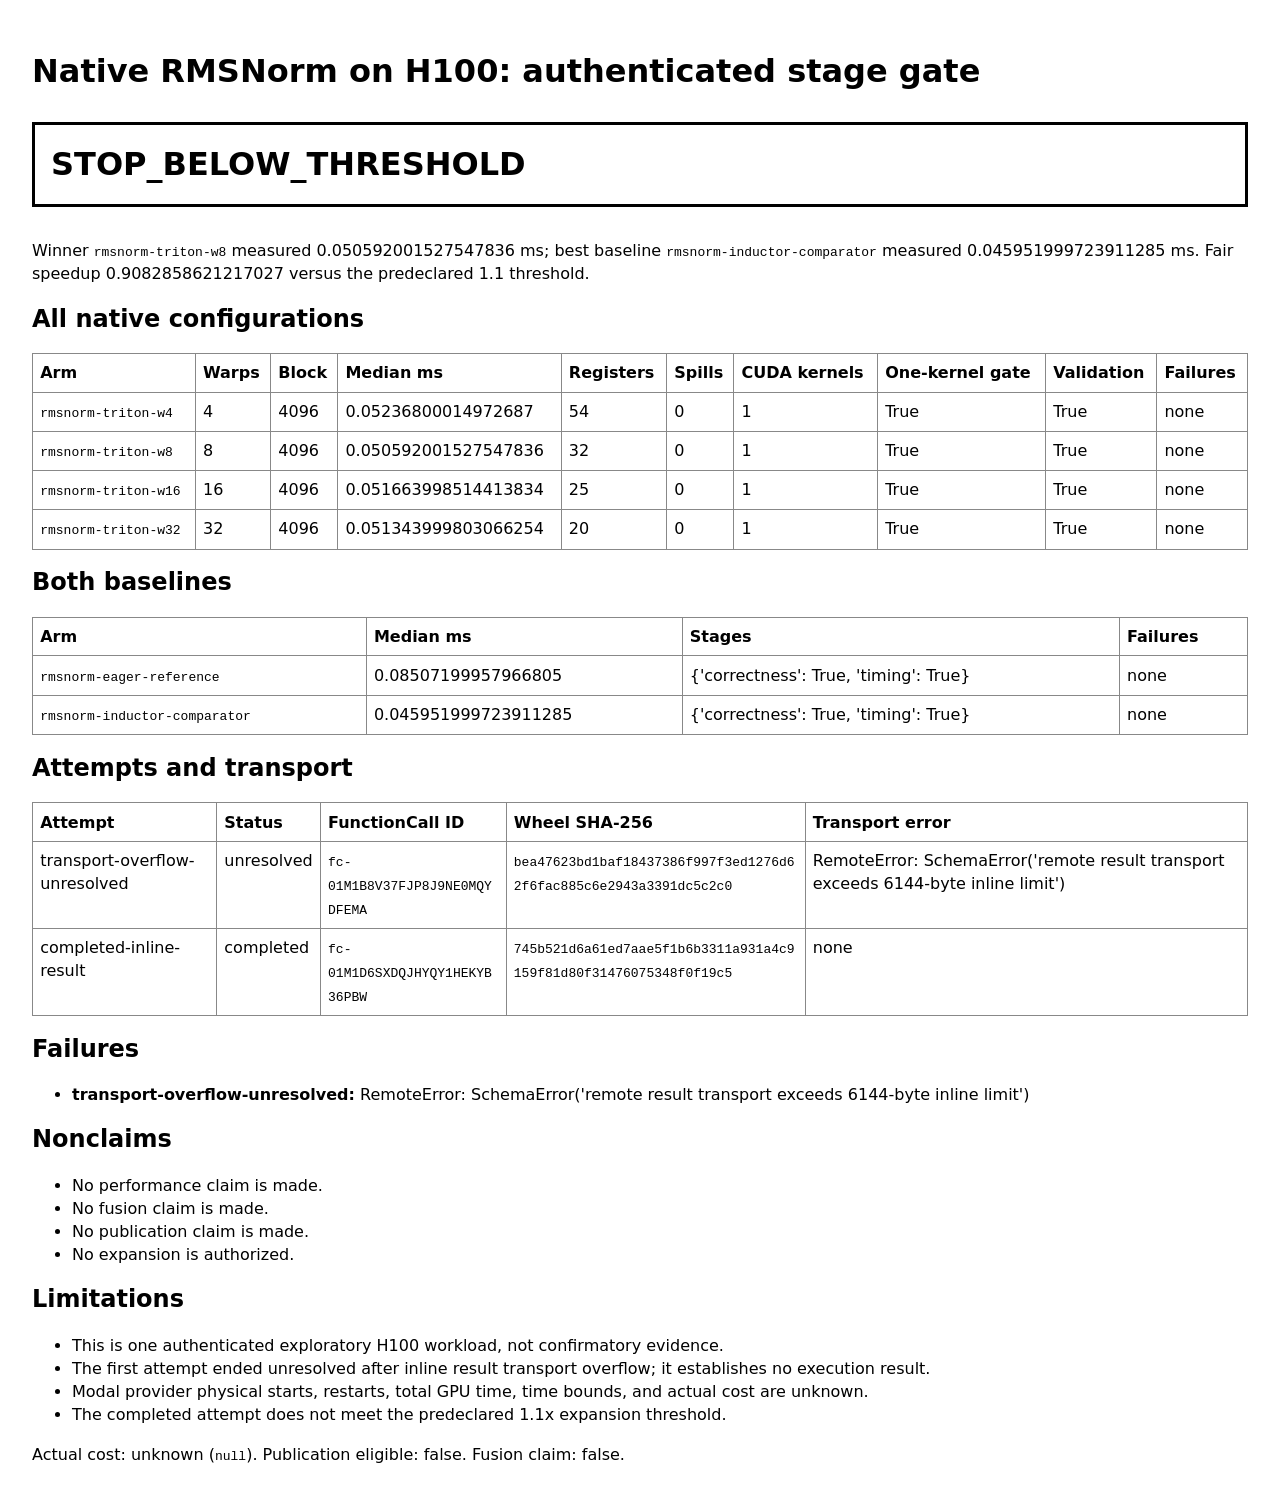
<file: site/native-rmsnorm-h100.html>
<!doctype html>
<html lang="en">
<head>
<meta charset="utf-8">
<meta name="viewport" content="width=device-width, initial-scale=1">
<title>Native RMSNorm H100 stage gate</title>
<style>
:root { color-scheme: light dark; font-family: system-ui, sans-serif; }
body { margin: 0 auto; max-width: 78rem; padding: 2rem; line-height: 1.45; }
h1, h2 { line-height: 1.15; }
.decision { border: .2rem solid currentColor; font-size: 2rem; font-weight: 800; padding: 1rem; }
table { border-collapse: collapse; width: 100%; }
th, td { border: 1px solid #888; padding: .45rem; text-align: left; vertical-align: top; }
code { overflow-wrap: anywhere; }
</style>
</head>
<body>
<main>
<h1>Native RMSNorm on H100: authenticated stage gate</h1>
<p class="decision">STOP_BELOW_THRESHOLD</p>
<p>Winner <code>rmsnorm-triton-w8</code> measured 0.050592001527547836 ms; best baseline <code>rmsnorm-inductor-comparator</code> measured 0.045951999723911285 ms. Fair speedup 0.9082858621217027 versus the predeclared 1.1 threshold.</p>
<h2>All native configurations</h2>
<table><thead><tr><th>Arm</th><th>Warps</th><th>Block</th><th>Median ms</th><th>Registers</th><th>Spills</th><th>CUDA kernels</th><th>One-kernel gate</th><th>Validation</th><th>Failures</th></tr></thead><tbody><tr><td><code>rmsnorm-triton-w4</code></td><td>4</td><td>4096</td><td>0.05236800014972687</td><td>54</td><td>0</td><td>1</td><td>True</td><td>True</td><td>none</td></tr><tr><td><code>rmsnorm-triton-w8</code></td><td>8</td><td>4096</td><td>0.050592001527547836</td><td>32</td><td>0</td><td>1</td><td>True</td><td>True</td><td>none</td></tr><tr><td><code>rmsnorm-triton-w16</code></td><td>16</td><td>4096</td><td>0.051663998514413834</td><td>25</td><td>0</td><td>1</td><td>True</td><td>True</td><td>none</td></tr><tr><td><code>rmsnorm-triton-w32</code></td><td>32</td><td>4096</td><td>0.051343999803066254</td><td>20</td><td>0</td><td>1</td><td>True</td><td>True</td><td>none</td></tr></tbody></table>
<h2>Both baselines</h2>
<table><thead><tr><th>Arm</th><th>Median ms</th><th>Stages</th><th>Failures</th></tr></thead><tbody><tr><td><code>rmsnorm-eager-reference</code></td><td>0.08507199957966805</td><td>{&#x27;correctness&#x27;: True, &#x27;timing&#x27;: True}</td><td>none</td></tr><tr><td><code>rmsnorm-inductor-comparator</code></td><td>0.045951999723911285</td><td>{&#x27;correctness&#x27;: True, &#x27;timing&#x27;: True}</td><td>none</td></tr></tbody></table>
<h2>Attempts and transport</h2>
<table><thead><tr><th>Attempt</th><th>Status</th><th>FunctionCall ID</th><th>Wheel SHA-256</th><th>Transport error</th></tr></thead><tbody><tr><td>transport-overflow-unresolved</td><td>unresolved</td><td><code>fc-01M1B8V37FJP8J9NE0MQYDFEMA</code></td><td><code>bea47623bd1baf18437386f997f3ed1276d62f6fac885c6e2943a3391dc5c2c0</code></td><td>RemoteError: SchemaError(&#x27;remote result transport exceeds 6144-byte inline limit&#x27;)</td></tr><tr><td>completed-inline-result</td><td>completed</td><td><code>fc-01M1D6SXDQJHYQY1HEKYB36PBW</code></td><td><code>745b521d6a61ed7aae5f1b6b3311a931a4c9159f81d80f31476075348f0f19c5</code></td><td>none</td></tr></tbody></table>
<h2>Failures</h2><ul><li><strong>transport-overflow-unresolved:</strong> RemoteError: SchemaError(&#x27;remote result transport exceeds 6144-byte inline limit&#x27;)</li></ul>
<h2>Nonclaims</h2><ul><li>No performance claim is made.</li><li>No fusion claim is made.</li><li>No publication claim is made.</li><li>No expansion is authorized.</li></ul>
<h2>Limitations</h2><ul><li>This is one authenticated exploratory H100 workload, not confirmatory evidence.</li><li>The first attempt ended unresolved after inline result transport overflow; it establishes no execution result.</li><li>Modal provider physical starts, restarts, total GPU time, time bounds, and actual cost are unknown.</li><li>The completed attempt does not meet the predeclared 1.1x expansion threshold.</li></ul>
<p>Actual cost: unknown (<code>null</code>). Publication eligible: false. Fusion claim: false.</p>
</main>
</body>
</html>
</file>
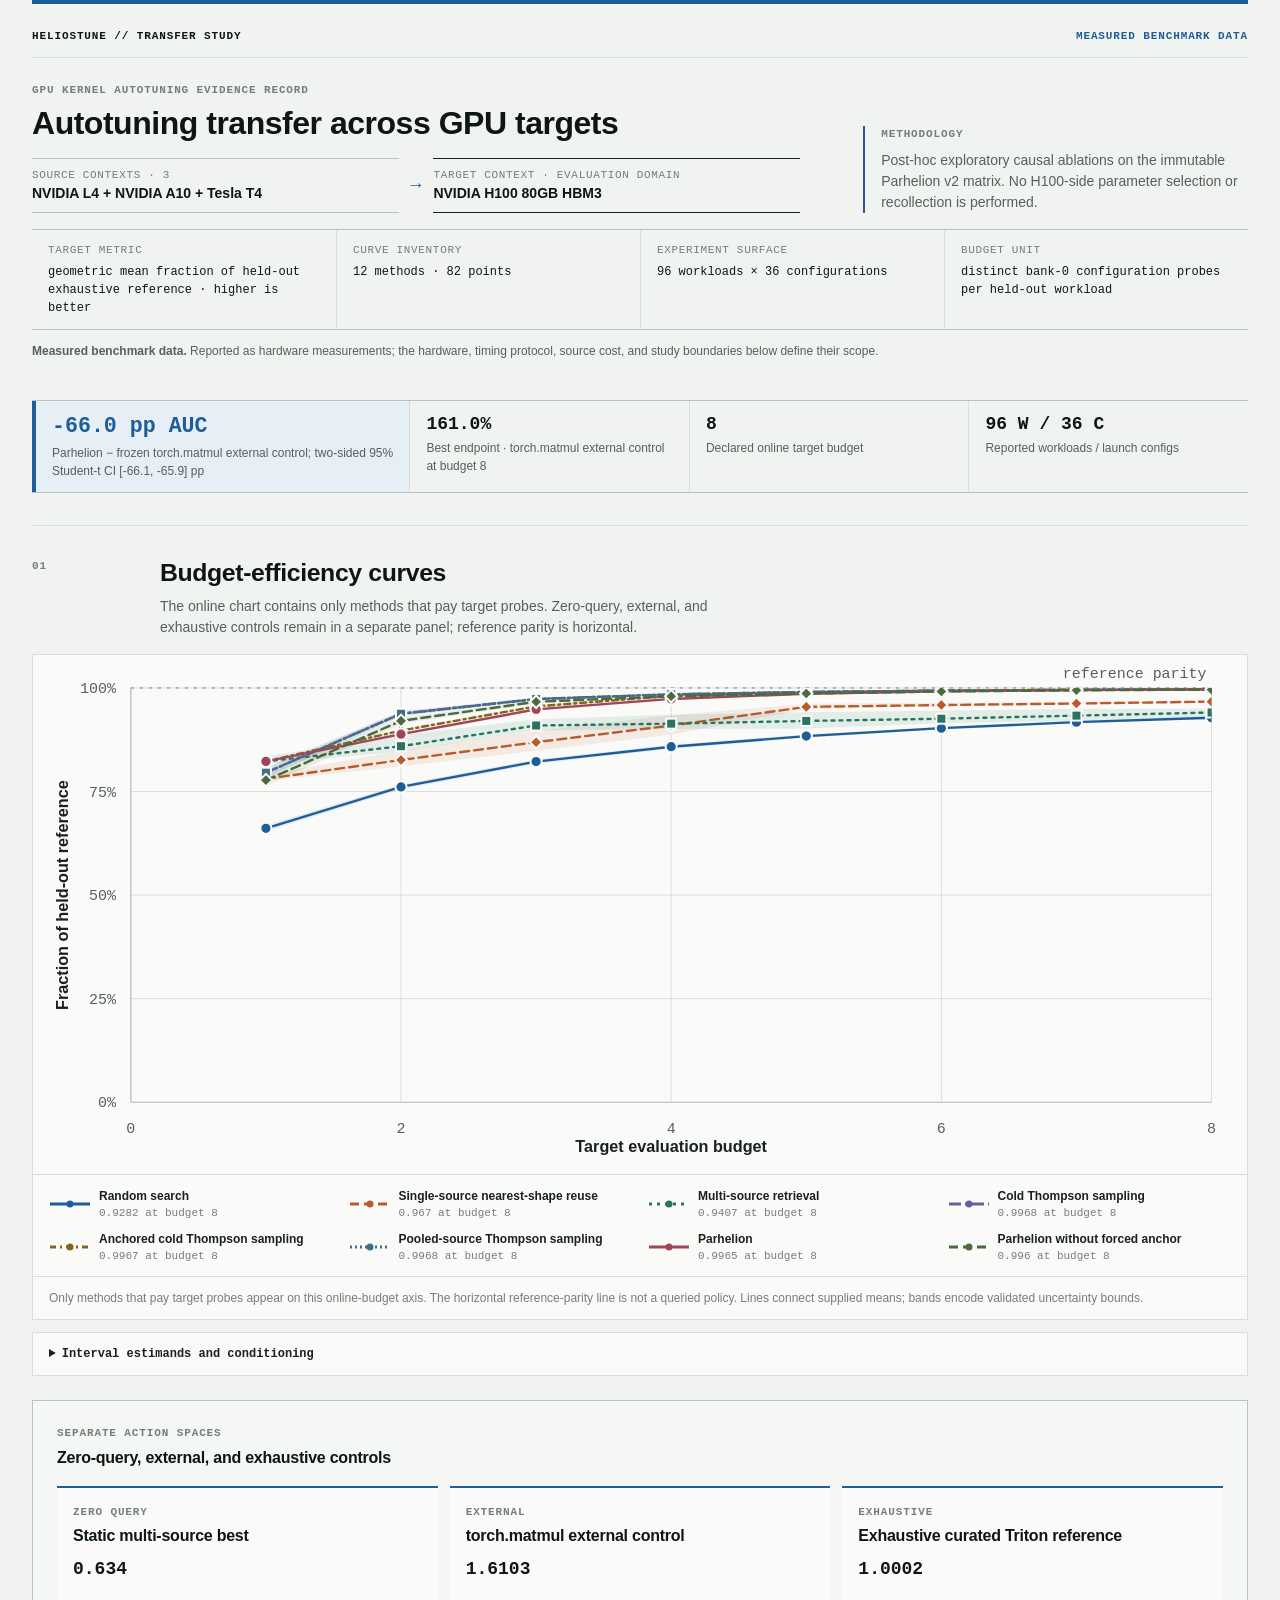
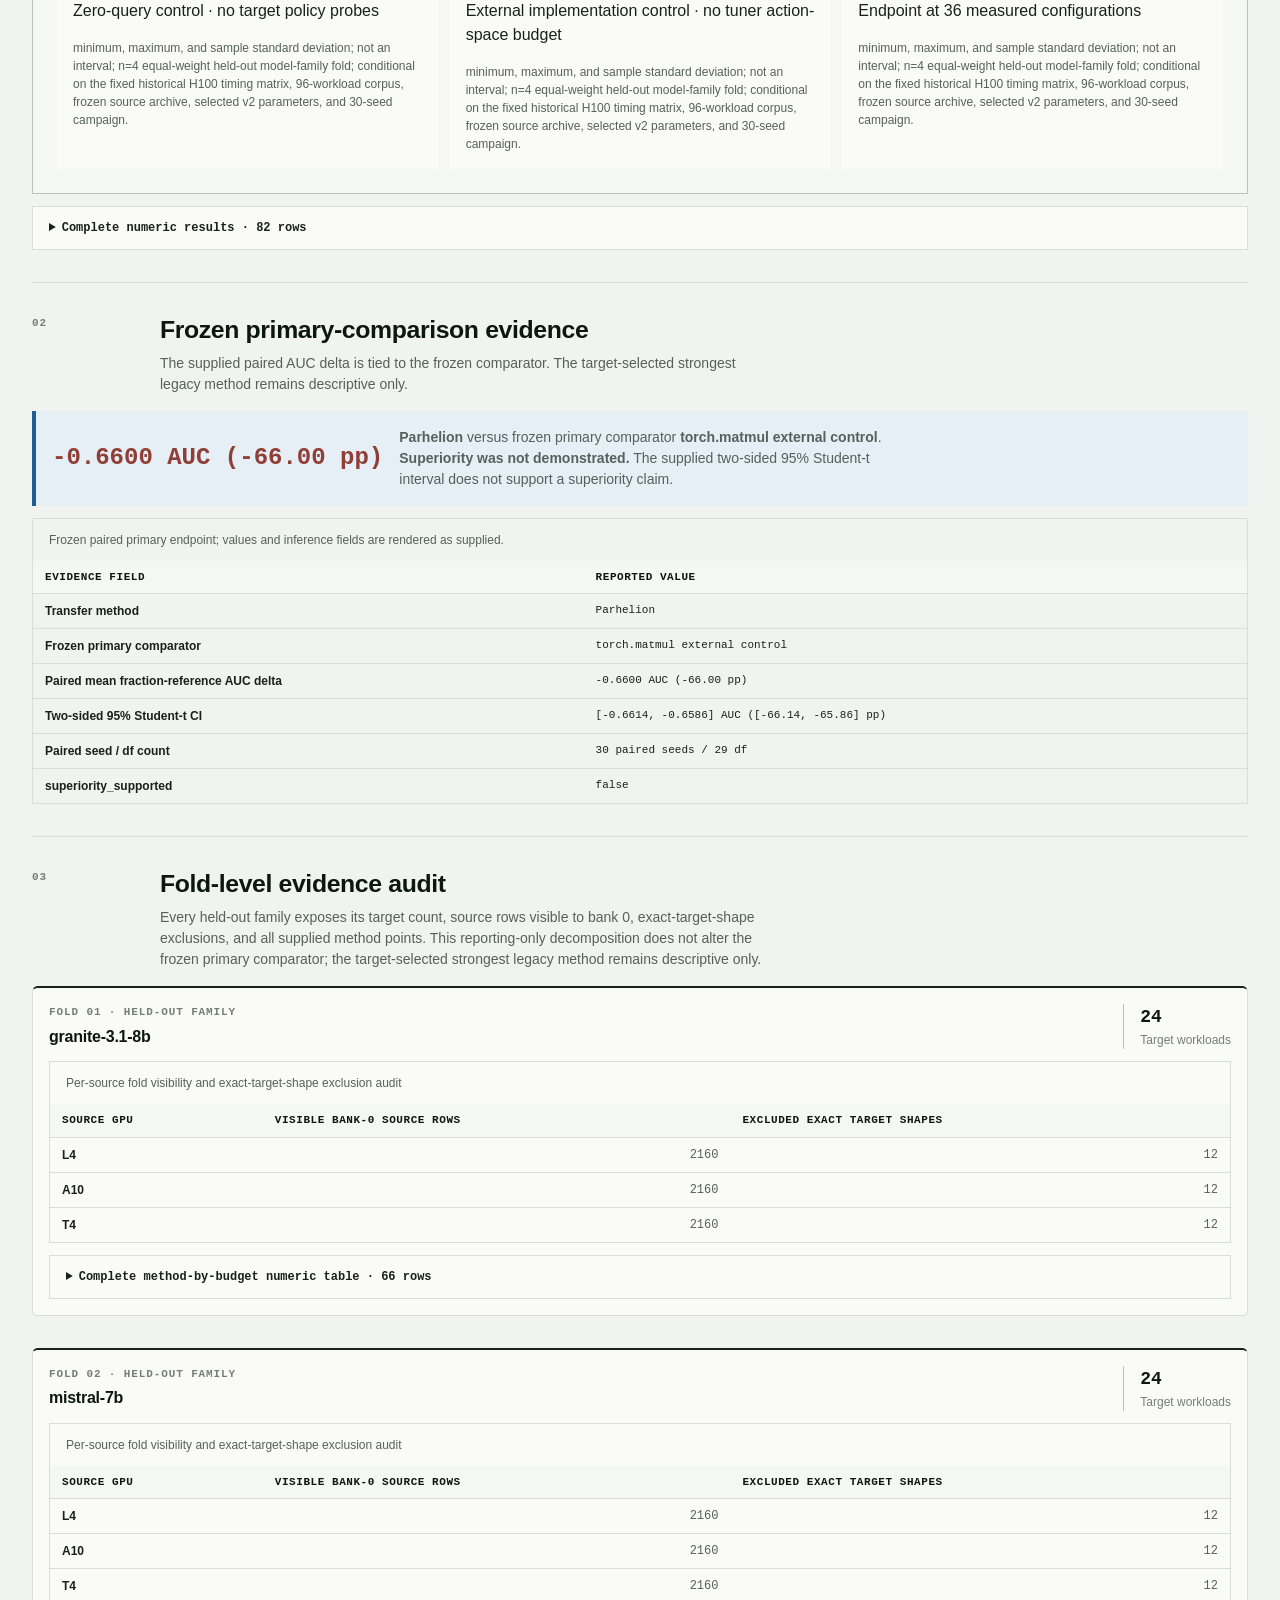
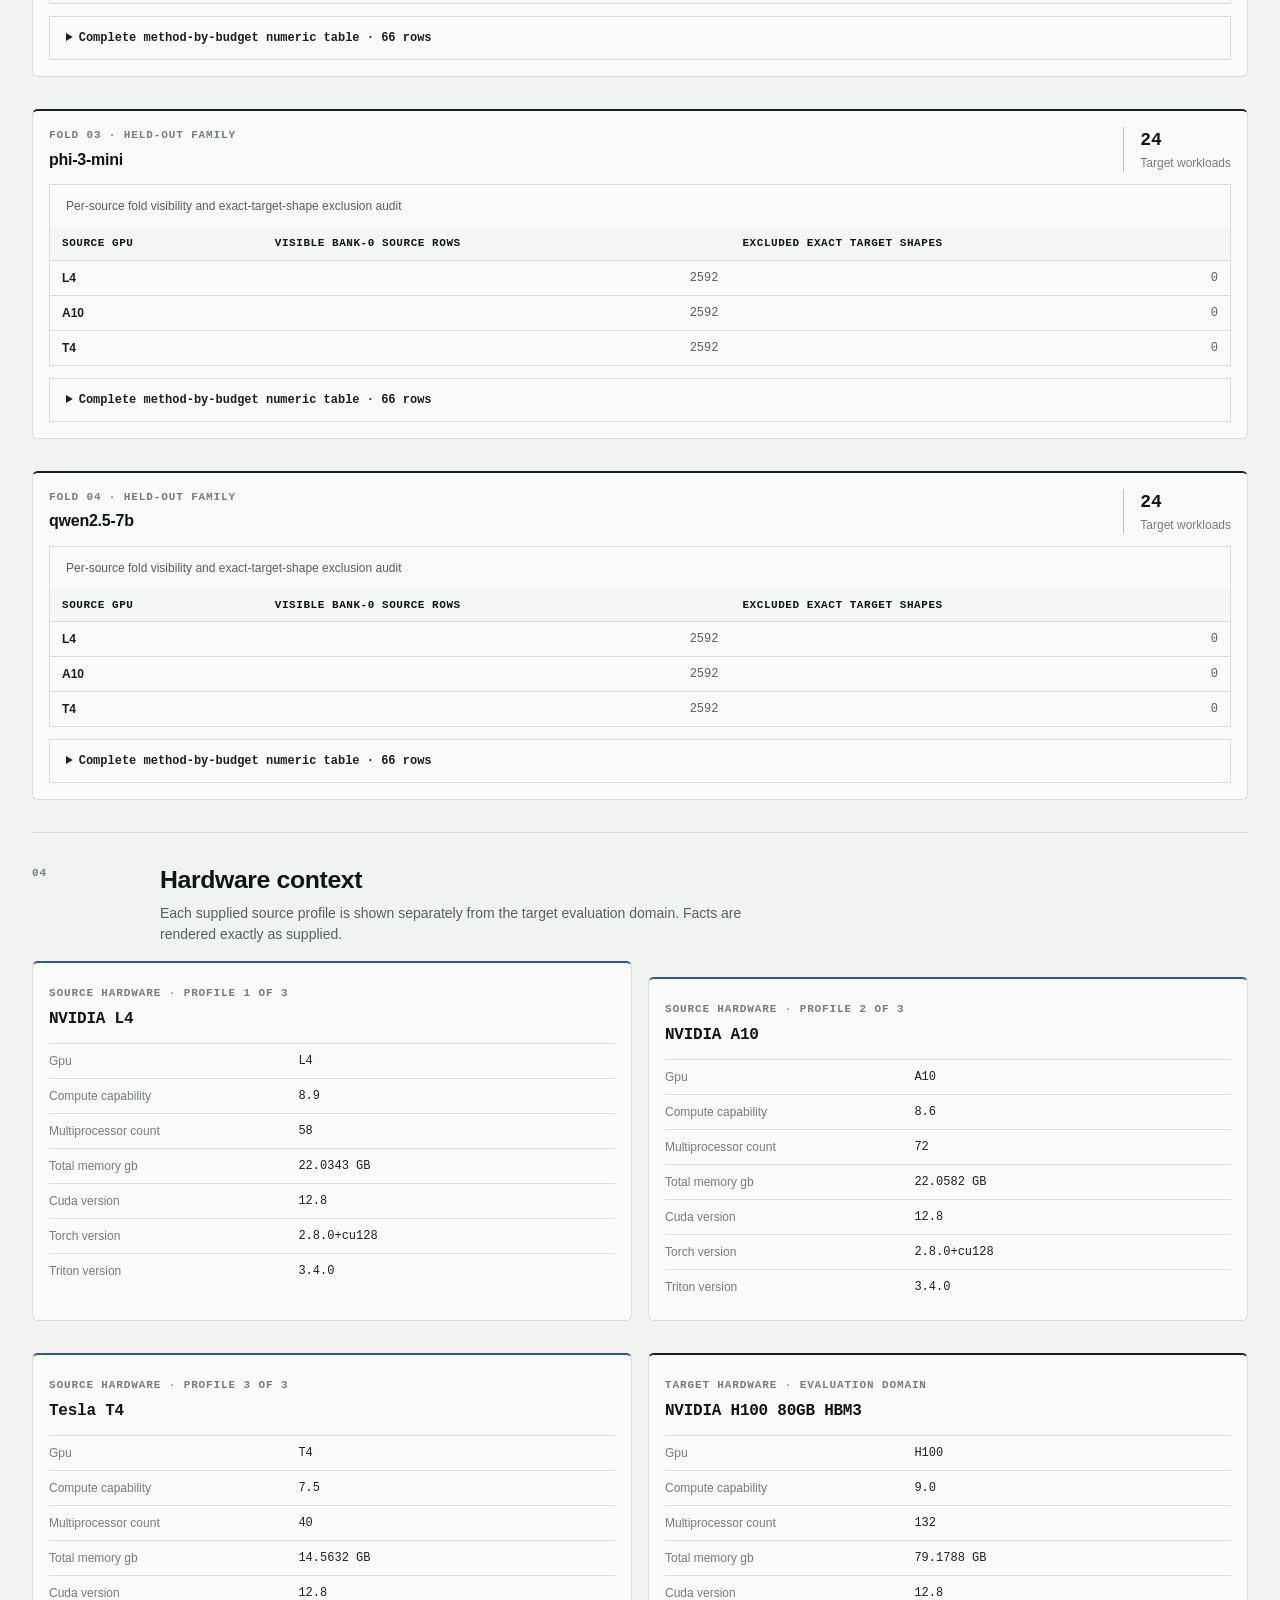
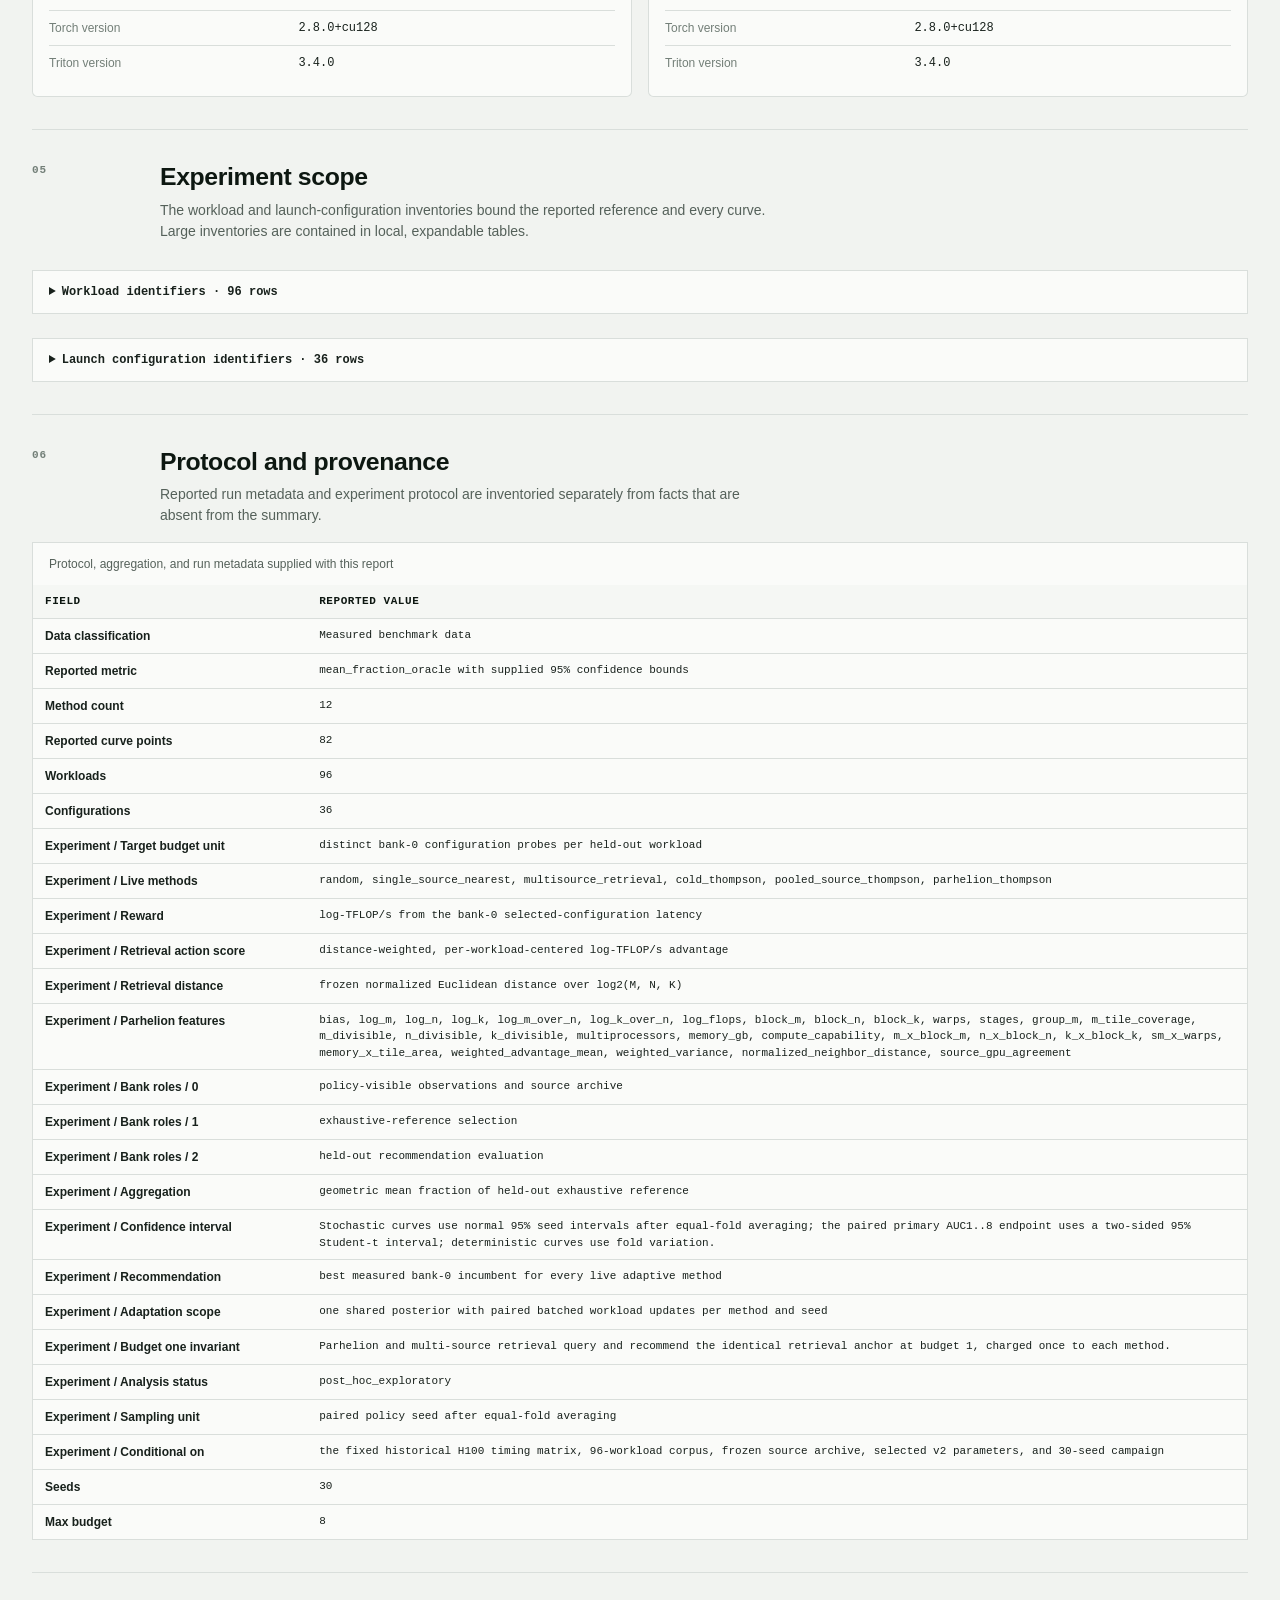
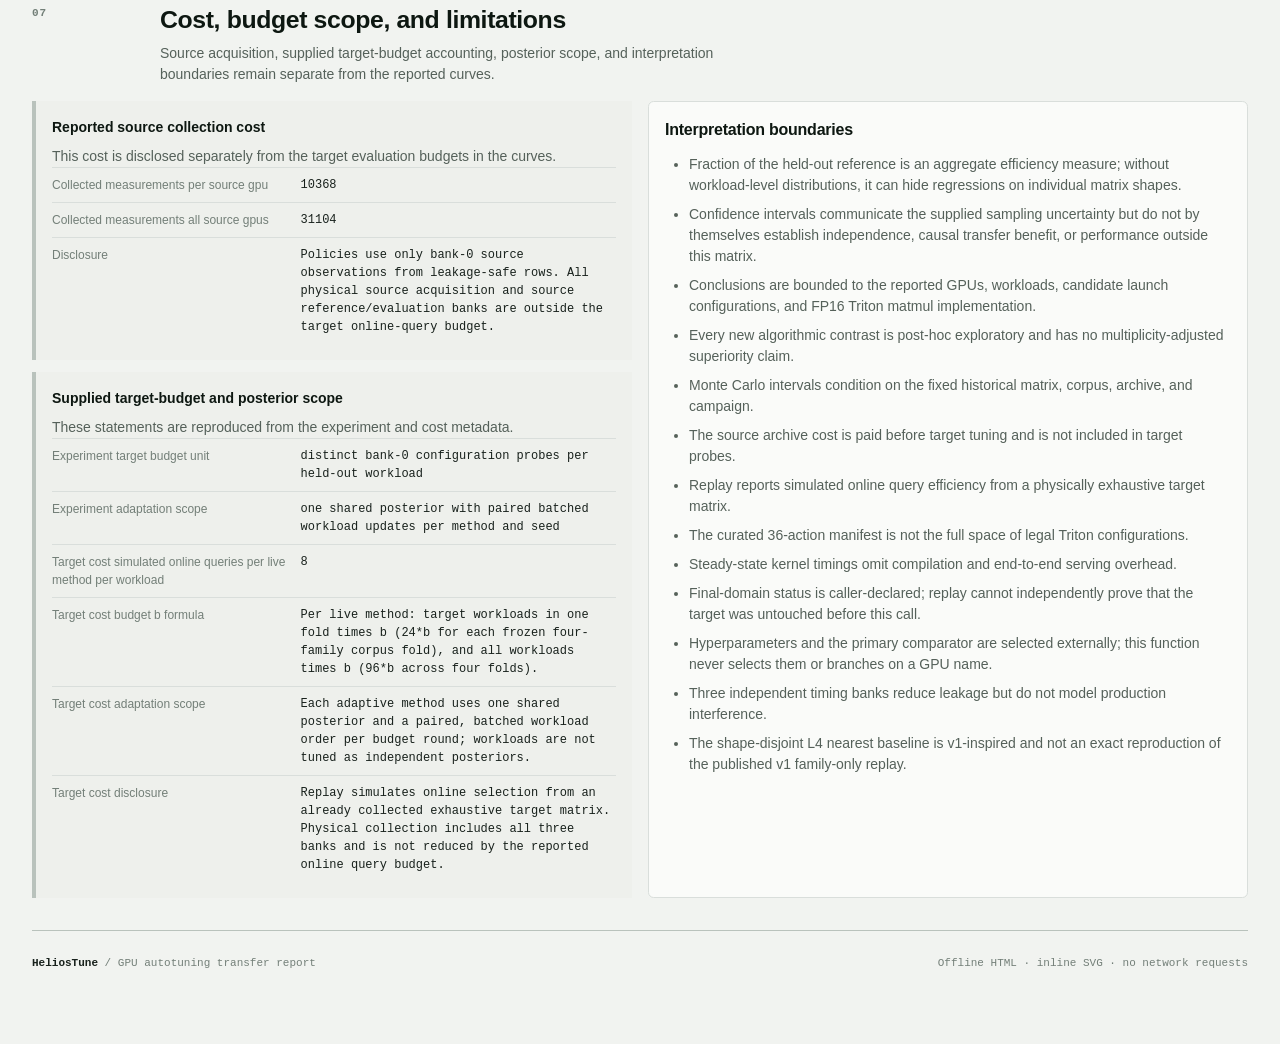
<file: site/parhelion-v2-addendum.html>
<!doctype html><html lang="en"><head><meta charset="utf-8"><meta name="viewport" content="width=device-width, initial-scale=1"><meta name="color-scheme" content="light"><meta http-equiv="Content-Security-Policy" content="default-src 'none'; style-src 'unsafe-inline'; img-src data:; script-src 'none'; base-uri 'none'; form-action 'none'"><title>HeliosTune transfer report · NVIDIA L4 + NVIDIA A10 + Tesla T4 → NVIDIA H100 80GB HBM3</title><style>:root {
  color-scheme: light;
  --canvas: #f1f3f0;
  --paper: #fafbf9;
  --paper-muted: #f5f7f4;
  --ink: #18211c;
  --ink-strong: #0d1711;
  --muted: #55615a;
  --subtle: #737f78;
  --line: #d9dedb;
  --line-strong: #b9c2bc;
  --accent: #1f5d99;
  --accent-soft: #e6eef6;
  --note: #eef0ec;
  --negative: #8f3f35;
  --series-0: #1f5d99;
  --series-1: #b85c2d;
  --series-2: #287460;
  --series-3: #6e5b9c;
  --series-4: #85651c;
  --series-5: #3f6f86;
  --series-6: #a04658;
  --series-7: #4c6a3d;
  --series-8: #715047;
  --series-9: #52657d;
  --font-sans: "IBM Plex Sans", Aptos, "Segoe UI", "Helvetica Neue", sans-serif;
  --font-mono: "IBM Plex Mono", "SFMono-Regular", "Cascadia Code", Consolas, monospace;
  --text-2xs: 0.6875rem;
  --text-xs: 0.75rem;
  --text-sm: 0.875rem;
  --text-md: 1rem;
  --text-lg: 1.125rem;
  --text-title: clamp(1.6rem, 2.5vw, 2.15rem);
  --space-1: 0.25rem;
  --space-2: 0.5rem;
  --space-3: 0.75rem;
  --space-4: 1rem;
  --space-5: 1.5rem;
  --space-6: 2rem;
  --space-7: 3rem;
  --space-8: 4rem;
  --radius-sm: 0.2rem;
  --radius-md: 0.35rem;
  --page-max: 80rem;
  --chart-min: 44rem;
  --focus-ring: 0 0 0 0.1875rem rgba(31, 93, 153, 0.24);
}

* { box-sizing: border-box; }
html { background: var(--canvas); }
body {
  margin: 0;
  min-width: 0;
  background: var(--canvas);
  color: var(--ink);
  font-family: var(--font-sans);
  font-size: var(--text-md);
  line-height: 1.5;
}
a {
  color: var(--accent);
  text-decoration-thickness: 0.0625rem;
  text-underline-offset: var(--space-1);
}
a:focus-visible, summary:focus-visible {
  outline: none;
  box-shadow: var(--focus-ring);
}
.skip-link {
  position: fixed;
  inset: var(--space-3) auto auto var(--space-3);
  z-index: 20;
  padding: var(--space-2) var(--space-3);
  background: var(--ink-strong);
  color: var(--paper);
  transform: translateY(-160%);
}
.skip-link:focus { transform: translateY(0); }
.page {
  width: 100%;
  max-width: var(--page-max);
  margin: 0 auto;
  padding: 0 var(--space-6) var(--space-7);
}
.report-header {
  padding: var(--space-5) 0 var(--space-4);
  border-top: var(--space-1) solid var(--accent);
}
.utility-rail {
  display: flex;
  align-items: center;
  justify-content: space-between;
  gap: var(--space-4);
  padding-bottom: var(--space-3);
  border-bottom: 1px solid var(--line);
  color: var(--subtle);
  font-family: var(--font-mono);
  font-size: var(--text-2xs);
  letter-spacing: 0.08em;
  text-transform: uppercase;
}
.project-lockup { color: var(--ink-strong); font-weight: 700; }
.data-flag {
  color: var(--accent);
  font-weight: 700;
  text-align: right;
}
.identity-layout {
  display: grid;
  grid-template-columns: minmax(0, 1.35fr) minmax(18rem, 0.65fr);
  gap: var(--space-6);
  align-items: end;
  padding: var(--space-5) 0 var(--space-4);
}
.identity-layout > * { min-width: 0; }
.kicker, .micro-label, .section-number, .hardware-role {
  margin: 0;
  color: var(--subtle);
  font-family: var(--font-mono);
  font-size: var(--text-2xs);
  font-weight: 700;
  letter-spacing: 0.08em;
  text-transform: uppercase;
}
h1, h2, h3 {
  margin-top: 0;
  color: var(--ink-strong);
  letter-spacing: -0.015em;
}
h1 {
  max-width: 34ch;
  margin: var(--space-2) 0 var(--space-4);
  font-size: var(--text-title);
  font-weight: 680;
  line-height: 1.12;
}
h2 {
  margin-bottom: var(--space-2);
  font-size: clamp(1.25rem, 2vw, 1.55rem);
  font-weight: 680;
  line-height: 1.2;
}
h3 {
  margin-bottom: var(--space-3);
  font-size: var(--text-md);
  font-weight: 680;
}
.route {
  display: grid;
  grid-template-columns: minmax(0, 1fr) auto minmax(0, 1fr);
  gap: var(--space-3);
  align-items: center;
  max-width: 48rem;
}
.route-node {
  min-width: 0;
  padding: var(--space-2) 0;
  border-block: 1px solid var(--line-strong);
}
.route-node span {
  display: block;
  color: var(--subtle);
  font-family: var(--font-mono);
  font-size: var(--text-2xs);
  letter-spacing: 0.06em;
  text-transform: uppercase;
}
.route-node strong {
  display: block;
  overflow-wrap: anywhere;
  color: var(--ink-strong);
  font-size: var(--text-sm);
  font-weight: 650;
}
.route-node.target { border-color: var(--ink); }
.route-arrow {
  color: var(--accent);
  font-family: var(--font-mono);
  font-size: var(--text-lg);
}
.method-note {
  padding-left: var(--space-4);
  border-left: 2px solid var(--accent);
}
.method-note p { margin: 0; }
.method-note .method-copy {
  margin-top: var(--space-2);
  color: var(--muted);
  font-size: var(--text-sm);
}
.meta-strip {
  display: grid;
  grid-template-columns: repeat(4, minmax(0, 1fr));
  margin: 0;
  border-block: 1px solid var(--line-strong);
}
.meta-strip div {
  min-width: 0;
  padding: var(--space-3) var(--space-4);
  border-left: 1px solid var(--line);
}
.meta-strip div:first-child { border-left: 0; }
.meta-strip dt {
  color: var(--subtle);
  font-family: var(--font-mono);
  font-size: var(--text-2xs);
  letter-spacing: 0.06em;
  text-transform: uppercase;
}
.meta-strip dd {
  margin: var(--space-1) 0 0;
  overflow-wrap: anywhere;
  color: var(--ink-strong);
  font-family: var(--font-mono);
  font-size: var(--text-xs);
}
.status-copy {
  margin: var(--space-3) 0 0;
  color: var(--muted);
  font-size: var(--text-xs);
}
.result-strip {
  display: grid;
  grid-template-columns: minmax(14rem, 1.35fr) repeat(3, minmax(0, 1fr));
  margin: var(--space-5) 0 var(--space-6);
  border-block: 1px solid var(--line-strong);
}
.result {
  min-width: 0;
  padding: var(--space-3) var(--space-4);
  border-left: 1px solid var(--line);
}
.result:first-child {
  border-left: var(--space-1) solid var(--accent);
  background: var(--accent-soft);
}
.result-value {
  display: block;
  margin-bottom: var(--space-1);
  overflow-wrap: anywhere;
  color: var(--ink-strong);
  font-family: var(--font-mono);
  font-size: var(--text-lg);
  font-weight: 700;
  line-height: 1.25;
}
.result:first-child .result-value { color: var(--accent); font-size: 1.35rem; }
.result-label { display: block; color: var(--muted); font-size: var(--text-xs); }
.section {
  min-width: 0;
  padding: var(--space-6) 0;
  border-top: 1px solid var(--line);
}
.section-head {
  display: grid;
  grid-template-columns: 7rem minmax(0, 1fr);
  gap: var(--space-4);
  margin-bottom: var(--space-4);
}
.section-head > * { min-width: 0; }
.section-copy {
  max-width: 78ch;
  margin: 0;
  color: var(--muted);
  font-size: var(--text-sm);
}
.panel {
  min-width: 0;
  padding: var(--space-4);
  border: 1px solid var(--line);
  background: var(--paper);
  border-radius: var(--radius-md);
}
.panel + .panel { margin-top: var(--space-4); }
.chart-frame {
  min-width: 0;
  margin: 0;
  border: 1px solid var(--line);
  background: var(--paper);
}
.chart-scroll {
  width: 100%;
  max-width: 100%;
  overflow-x: auto;
  overscroll-behavior-inline: contain;
  padding: var(--space-2) var(--space-2) 0;
  scrollbar-color: var(--line-strong) var(--paper-muted);
}
.chart-scroll svg {
  display: block;
  width: 100%;
  min-width: var(--chart-min);
  height: auto;
}
.chart-grid {
  stroke: var(--line);
  stroke-width: 1;
  vector-effect: non-scaling-stroke;
}
.chart-axis {
  stroke: var(--line-strong);
  stroke-width: 1.2;
  vector-effect: non-scaling-stroke;
}
.chart-text {
  fill: var(--muted);
  font-family: var(--font-mono);
  font-size: 12px;
}
.chart-label {
  fill: var(--ink);
  font-family: var(--font-sans);
  font-size: 13px;
  font-weight: 650;
}
.oracle-line {
  stroke: var(--subtle);
  stroke-dasharray: 3 6;
  vector-effect: non-scaling-stroke;
}
.series-line {
  fill: none;
  stroke-width: 2.4;
  stroke-linecap: round;
  stroke-linejoin: round;
  vector-effect: non-scaling-stroke;
}
.series-band { stroke: none; opacity: 0.11; }
.series-point {
  stroke: var(--paper);
  stroke-width: 1.6;
  vector-effect: non-scaling-stroke;
}
.method-legend {
  display: grid;
  grid-template-columns: repeat(auto-fit, minmax(14rem, 1fr));
  gap: var(--space-2) var(--space-4);
  margin: 0;
  padding: var(--space-3) var(--space-4);
  border-top: 1px solid var(--line);
  list-style: none;
}
.method-legend li {
  display: grid;
  grid-template-columns: auto minmax(0, 1fr);
  gap: var(--space-2);
  align-items: center;
  min-width: 0;
  color: var(--muted);
  font-size: var(--text-xs);
}
.method-legend svg { flex: 0 0 auto; }
.method-legend strong {
  display: block;
  overflow-wrap: anywhere;
  color: var(--ink);
  font-weight: 650;
}
.legend-endpoint {
  display: block;
  color: var(--subtle);
  font-family: var(--font-mono);
  font-size: var(--text-2xs);
}
figcaption {
  padding: var(--space-3) var(--space-4);
  border-top: 1px solid var(--line);
  color: var(--subtle);
  font-size: var(--text-xs);
}
.data-disclosure {
  min-width: 0;
  margin-top: var(--space-3);
  border: 1px solid var(--line);
  background: var(--paper);
}
.data-disclosure summary {
  cursor: pointer;
  padding: var(--space-3) var(--space-4);
  color: var(--ink);
  font-family: var(--font-mono);
  font-size: var(--text-xs);
  font-weight: 650;
}
.data-disclosure[open] summary { border-bottom: 1px solid var(--line); }
.table-wrap {
  width: 100%;
  max-width: 100%;
  overflow-x: auto;
  overscroll-behavior-inline: contain;
  scrollbar-color: var(--line-strong) var(--paper-muted);
}
.panel-table {
  border: 1px solid var(--line);
  background: var(--paper);
}
table {
  width: max-content;
  min-width: 100%;
  border-collapse: collapse;
  font-variant-numeric: tabular-nums;
}
caption {
  padding: var(--space-3) var(--space-4);
  color: var(--muted);
  font-size: var(--text-xs);
  text-align: left;
}
th, td {
  padding: var(--space-2) var(--space-3);
  border-bottom: 1px solid var(--line);
  text-align: left;
  vertical-align: top;
}
th {
  background: var(--paper-muted);
  color: var(--ink-strong);
  font-family: var(--font-mono);
  font-size: var(--text-2xs);
  letter-spacing: 0.05em;
  text-transform: uppercase;
}
td { color: var(--muted); font-size: var(--text-xs); }
tbody tr:last-child td { border-bottom: 0; }
tbody tr:hover td { background: var(--accent-soft); color: var(--ink); }
.numeric {
  text-align: right;
  font-family: var(--font-mono);
  white-space: nowrap;
}
.method-name { color: var(--ink); font-weight: 650; }
.identifier {
  min-width: 24rem;
  max-width: 44rem;
  overflow-wrap: anywhere;
  font-family: var(--font-mono);
  font-size: var(--text-2xs);
}
.provenance-value {
  min-width: 18rem;
  max-width: 48rem;
  overflow-wrap: anywhere;
  color: var(--ink);
  font-family: var(--font-mono);
  font-size: var(--text-2xs);
  white-space: normal;
}
.hardware-grid, .split-grid {
  display: grid;
  grid-template-columns: repeat(2, minmax(0, 1fr));
  gap: var(--space-4);
}
.hardware-sheet { border-top: 2px solid var(--accent); }
.hardware-sheet.target { border-top-color: var(--ink); }
.hardware-name {
  margin: var(--space-1) 0 var(--space-3);
  overflow-wrap: anywhere;
  font-family: var(--font-mono);
  font-size: var(--text-md);
  font-weight: 650;
}
.fact-list { margin: 0; }
.fact-list div {
  display: grid;
  grid-template-columns: minmax(8rem, 0.75fr) minmax(0, 1fr);
  gap: var(--space-3);
  padding: var(--space-2) 0;
  border-top: 1px solid var(--line);
}
.fact-list dt { color: var(--subtle); font-size: var(--text-xs); }
.fact-list dd {
  margin: 0;
  overflow-wrap: anywhere;
  color: var(--ink);
  font-family: var(--font-mono);
  font-size: var(--text-xs);
}
.comparison-lead {
  display: grid;
  grid-template-columns: minmax(8rem, auto) minmax(0, 1fr);
  gap: var(--space-4);
  align-items: center;
  padding: var(--space-4);
  border-left: var(--space-1) solid var(--accent);
  background: var(--accent-soft);
}
.delta {
  color: var(--accent);
  font-family: var(--font-mono);
  font-size: 1.5rem;
  font-weight: 700;
  line-height: 1;
}
.delta.negative { color: var(--negative); }
.delta-context { max-width: 62ch; color: var(--muted); font-size: var(--text-sm); }
.comparison-lead + .table-wrap { margin-top: var(--space-3); border: 1px solid var(--line); }
.primary-evidence-note { margin-top: var(--space-3); }
.disclosure {
  padding: var(--space-4);
  border-left: var(--space-1) solid var(--line-strong);
  background: var(--note);
  color: var(--muted);
  font-size: var(--text-sm);
}
.disclosure strong { color: var(--ink-strong); }
.disclosure p { margin: var(--space-2) 0 0; }
.empty-state {
  padding: var(--space-4);
  border: 1px dashed var(--line-strong);
  color: var(--muted);
  background: var(--paper-muted);
  font-size: var(--text-sm);
}
.matrix-stack { display: grid; gap: var(--space-3); }
.fold-stack {
  display: grid;
  gap: var(--space-4);
}
.fold-audit { border-top: 2px solid var(--ink); }
.fold-heading {
  display: flex;
  justify-content: space-between;
  gap: var(--space-4);
  align-items: flex-start;
}
.fold-heading h3 {
  margin: var(--space-1) 0 0;
  overflow-wrap: anywhere;
}
.fold-target-count {
  flex: 0 0 auto;
  margin: 0;
  padding-left: var(--space-4);
  border-left: 1px solid var(--line-strong);
  color: var(--subtle);
  font-size: var(--text-xs);
}
.fold-target-count strong {
  display: block;
  color: var(--ink-strong);
  font-family: var(--font-mono);
  font-size: var(--text-lg);
}
.fold-source-table { margin-top: var(--space-3); }
.custody-panel {
  margin-bottom: var(--space-4);
  padding: var(--space-4);
  border-left: var(--space-1) solid var(--accent);
  background: var(--accent-soft);
}
.custody-panel h3 { margin: var(--space-1) 0 var(--space-3); }
.custody-chain {
  display: grid;
  grid-template-columns: repeat(3, minmax(0, 1fr));
  margin: 0;
  padding: 0;
  border-block: 1px solid var(--line-strong);
  list-style: none;
}
.custody-chain li {
  min-width: 0;
  padding: var(--space-3);
  border-left: 1px solid var(--line-strong);
}
.custody-chain li:first-child { border-left: 0; }
.custody-stage {
  display: block;
  margin-bottom: var(--space-2);
  color: var(--accent);
  font-family: var(--font-mono);
  font-size: var(--text-2xs);
  font-weight: 700;
  letter-spacing: 0.06em;
  text-transform: uppercase;
}
.custody-facts { margin: 0; }
.custody-facts div + div { margin-top: var(--space-2); }
.custody-facts dt {
  color: var(--subtle);
  font-size: var(--text-2xs);
}
.custody-facts dd {
  margin: var(--space-1) 0 0;
  overflow-wrap: anywhere;
  color: var(--ink-strong);
  font-family: var(--font-mono);
  font-size: var(--text-xs);
}
.limitations {
  margin: 0;
  padding-left: var(--space-5);
  color: var(--muted);
  font-size: var(--text-sm);
}
.limitations li + li { margin-top: var(--space-2); }
.footer {
  display: flex;
  justify-content: space-between;
  gap: var(--space-4);
  padding: var(--space-5) 0;
  border-top: 1px solid var(--line-strong);
  color: var(--subtle);
  font-family: var(--font-mono);
  font-size: var(--text-2xs);
}
.footer strong { color: var(--ink); }

.control-panel {
  margin-top: var(--space-5);
  padding: var(--space-5);
  border: 1px solid var(--line-strong);
  background: var(--paper-muted);
}
.control-panel > header { margin-bottom: var(--space-4); }
.eyebrow {
  margin: 0 0 var(--space-1);
  color: var(--subtle);
  font-family: var(--font-mono);
  font-size: var(--text-2xs);
  font-weight: 700;
  letter-spacing: 0.08em;
  text-transform: uppercase;
}
.metric-grid {
  display: grid;
  grid-template-columns: repeat(auto-fit, minmax(13rem, 1fr));
  gap: var(--space-3);
}
.metric-card {
  min-width: 0;
  padding: var(--space-4);
  border-top: 2px solid var(--accent);
  background: var(--paper);
}
.metric-card h3 { margin-bottom: var(--space-2); }
.metric-card p { overflow-wrap: anywhere; }
.metric-card-value {
  margin: 0 0 var(--space-2);
  color: var(--ink-strong);
  font-family: var(--font-mono);
  font-size: var(--text-lg);
  font-weight: 700;
}
.fine-print {
  margin-bottom: 0;
  color: var(--muted);
  font-size: var(--text-xs);
}
.audit-list {
  margin: 0;
  padding: var(--space-3) var(--space-5);
  color: var(--muted);
  font-size: var(--text-sm);
}
.audit-list li + li { margin-top: var(--space-2); }
.uncertainty-disclosure { margin-top: var(--space-3); }

@media (max-width: 62rem) {
  .identity-layout { grid-template-columns: 1fr; gap: var(--space-4); }
  .method-note { max-width: 52rem; }
  .result-strip { grid-template-columns: repeat(2, minmax(0, 1fr)); }
  .result:nth-child(odd) { border-left: 0; }
  .result:first-child { border-left: var(--space-1) solid var(--accent); }
  .result:nth-child(n + 3) { border-top: 1px solid var(--line); }
}
@media (max-width: 44rem) {
  .page { padding-inline: var(--space-4); }
  .report-header { padding-top: var(--space-4); }
  .utility-rail { align-items: flex-start; }
  .identity-layout { padding-block: var(--space-4); }
  .meta-strip { grid-template-columns: repeat(2, minmax(0, 1fr)); }
  .meta-strip div:nth-child(odd) { border-left: 0; }
  .meta-strip div:nth-child(n + 3) { border-top: 1px solid var(--line); }
  .result-strip { grid-template-columns: 1fr; margin-bottom: var(--space-5); }
  .result { border-left: 0; border-top: 1px solid var(--line); }
  .result:first-child { grid-column: auto; border-top: 0; border-left: var(--space-1) solid var(--accent); }
  .section { padding-block: var(--space-5); }
  .section-head { grid-template-columns: 1fr; gap: var(--space-1); }
  .hardware-grid, .split-grid { grid-template-columns: 1fr; }
  .metric-grid { grid-template-columns: 1fr; }
  .comparison-lead { grid-template-columns: 1fr; gap: var(--space-2); }
  .fold-heading { flex-direction: column; gap: var(--space-2); }
  .fold-target-count {
    width: 100%;
    padding: var(--space-2) 0 0;
    border-top: 1px solid var(--line);
    border-left: 0;
  }
  .custody-chain { grid-template-columns: 1fr; }
  .custody-chain li {
    border-top: 1px solid var(--line-strong);
    border-left: 0;
  }
  .custody-chain li:first-child { border-top: 0; }
  .footer { flex-direction: column; }
}
@media (max-width: 25rem) {
  .utility-rail { flex-direction: column; gap: var(--space-2); }
  .data-flag { text-align: left; }
  .route { gap: var(--space-2); }
  .meta-strip { grid-template-columns: 1fr; }
  .meta-strip div, .meta-strip div:nth-child(odd) { border-left: 0; border-top: 1px solid var(--line); }
  .meta-strip div:first-child { border-top: 0; }
  .fact-list div { grid-template-columns: 1fr; gap: var(--space-1); }
}
@media print {
  body, html { background: var(--paper); }
  .page { max-width: none; padding: 0; }
  .chart-scroll, .table-wrap { overflow: visible; }
  .chart-scroll svg { min-width: 0; }
  details:not([open]) > *:not(summary) { display: block; }
  .section, .panel, .chart-frame, table { break-inside: avoid; }
}
</style></head><body><a class="skip-link" href="#main">Skip to results</a><div class="page"><header class="report-header"><div class="utility-rail"><span class="project-lockup">HeliosTune // transfer study</span><span class="data-flag">Measured benchmark data</span></div><div class="identity-layout"><div><p class="kicker">GPU kernel autotuning evidence record</p><h1>Autotuning transfer across GPU targets</h1><div class="route" aria-label="Transfer direction from NVIDIA L4 + NVIDIA A10 + Tesla T4 to NVIDIA H100 80GB HBM3"><div class="route-node"><span>Source contexts · 3</span><strong>NVIDIA L4 + NVIDIA A10 + Tesla T4</strong></div><span class="route-arrow" aria-hidden="true">→</span><div class="route-node target"><span>Target context · evaluation domain</span><strong>NVIDIA H100 80GB HBM3</strong></div></div></div><aside class="method-note" aria-label="Methodology summary"><p class="micro-label">Methodology</p><p class="method-copy">Post-hoc exploratory causal ablations on the immutable Parhelion v2 matrix. No H100-side parameter selection or recollection is performed.</p></aside></div><dl class="meta-strip"><div><dt>Target metric</dt><dd>geometric mean fraction of held-out exhaustive reference · higher is better</dd></div><div><dt>Curve inventory</dt><dd>12 methods · 82 points</dd></div><div><dt>Experiment surface</dt><dd>96 workloads × 36 configurations</dd></div><div><dt>Budget unit</dt><dd>distinct bank-0 configuration probes per held-out workload</dd></div></dl><p class="status-copy"><strong>Measured benchmark data.</strong> Reported as hardware measurements; the hardware, timing protocol, source cost, and study boundaries below define their scope.</p></header><main id="main"><div class="result-strip" aria-label="Primary reported results"><div class="result"><span class="result-value">-66.0 pp AUC</span><span class="result-label">Parhelion − frozen torch.matmul external control; two-sided 95% Student-t CI [-66.1, -65.9] pp</span></div><div class="result"><span class="result-value">161.0%</span><span class="result-label">Best endpoint · torch.matmul external control at budget 8</span></div><div class="result"><span class="result-value">8</span><span class="result-label">Declared online target budget</span></div><div class="result"><span class="result-value">96 W / 36 C</span><span class="result-label">Reported workloads / launch configs</span></div></div><section class="section" aria-labelledby="section-01"><header class="section-head"><p class="section-number">01</p><div><h2 id="section-01">Budget-efficiency curves</h2><p class="section-copy">The online chart contains only methods that pay target probes. Zero-query, external, and exhaustive controls remain in a separate panel; reference parity is horizontal.</p></div></header><figure class="chart-frame sequential-chart"><div class="chart-scroll"><svg viewBox="0 0 960 410" role="img" aria-labelledby="curve-title curve-desc"><title id="curve-title">Budget efficiency by tuning method</title><desc id="curve-desc">Mean fraction of the held-out reference by target evaluation budget. Shaded regions show supplied 95 percent confidence intervals.</desc><defs><clipPath id="plot-clip"><rect x="72" y="20" width="866" height="332" /></clipPath></defs><line class="chart-grid" x1="72" x2="938" y1="352.00" y2="352.00" /><text class="chart-text" x="60" y="356.00" text-anchor="end">0%</text><line class="chart-grid" x1="72" x2="938" y1="269.00" y2="269.00" /><text class="chart-text" x="60" y="273.00" text-anchor="end">25%</text><line class="chart-grid" x1="72" x2="938" y1="186.00" y2="186.00" /><text class="chart-text" x="60" y="190.00" text-anchor="end">50%</text><line class="chart-grid" x1="72" x2="938" y1="103.00" y2="103.00" /><text class="chart-text" x="60" y="107.00" text-anchor="end">75%</text><line class="chart-grid" x1="72" x2="938" y1="20.00" y2="20.00" /><text class="chart-text" x="60" y="24.00" text-anchor="end">100%</text><line class="chart-grid" x1="72.00" x2="72.00" y1="20" y2="352" /><text class="chart-text" x="72.00" y="377" text-anchor="middle">0</text><line class="chart-grid" x1="288.50" x2="288.50" y1="20" y2="352" /><text class="chart-text" x="288.50" y="377" text-anchor="middle">2</text><line class="chart-grid" x1="505.00" x2="505.00" y1="20" y2="352" /><text class="chart-text" x="505.00" y="377" text-anchor="middle">4</text><line class="chart-grid" x1="721.50" x2="721.50" y1="20" y2="352" /><text class="chart-text" x="721.50" y="377" text-anchor="middle">6</text><line class="chart-grid" x1="938.00" x2="938.00" y1="20" y2="352" /><text class="chart-text" x="938.00" y="377" text-anchor="middle">8</text><line class="oracle-line" x1="72" x2="938" y1="20.00" y2="20.00" /><text class="chart-text" x="934" y="12.00" text-anchor="end">reference parity</text><line class="chart-axis" x1="72" x2="72" y1="20" y2="352" /><line class="chart-axis" x1="72" x2="938" y1="352" y2="352" /><text class="chart-label" x="505.00" y="392" text-anchor="middle">Target evaluation budget</text><text class="chart-label" x="22" y="186.00" text-anchor="middle" transform="rotate(-90 22 186.00)">Fraction of held-out reference</text><g clip-path="url(#plot-clip)"><path class="series-band" d="M 180.25 129.95 L 288.50 97.39 L 396.75 77.23 L 505.00 65.41 L 613.25 57.22 L 721.50 51.04 L 829.75 46.26 L 938.00 42.77 L 938.00 44.89 L 829.75 48.52 L 721.50 53.38 L 613.25 59.94 L 505.00 68.79 L 396.75 80.81 L 288.50 101.21 L 180.25 135.01 Z" fill="var(--series-0)" /><path class="series-line" d="M 180.25 132.48 L 288.50 99.30 L 396.75 79.02 L 505.00 67.10 L 613.25 58.58 L 721.50 52.21 L 829.75 47.39 L 938.00 43.83" stroke="var(--series-0)" /><g class="series-point" fill="var(--series-0)"><title>Random search: budget 1, mean 0.6612, 95% CI 0.6536 to 0.6688</title><circle cx="180.25" cy="132.48" r="4.5" /></g><g class="series-point" fill="var(--series-0)"><title>Random search: budget 2, mean 0.7611, 95% CI 0.7554 to 0.7669</title><circle cx="288.50" cy="99.30" r="4.5" /></g><g class="series-point" fill="var(--series-0)"><title>Random search: budget 3, mean 0.8222, 95% CI 0.8168 to 0.8276</title><circle cx="396.75" cy="79.02" r="4.5" /></g><g class="series-point" fill="var(--series-0)"><title>Random search: budget 4, mean 0.8581, 95% CI 0.853 to 0.8632</title><circle cx="505.00" cy="67.10" r="4.5" /></g><g class="series-point" fill="var(--series-0)"><title>Random search: budget 5, mean 0.8838, 95% CI 0.8797 to 0.8879</title><circle cx="613.25" cy="58.58" r="4.5" /></g><g class="series-point" fill="var(--series-0)"><title>Random search: budget 6, mean 0.903, 95% CI 0.8995 to 0.9065</title><circle cx="721.50" cy="52.21" r="4.5" /></g><g class="series-point" fill="var(--series-0)"><title>Random search: budget 7, mean 0.9175, 95% CI 0.9141 to 0.9209</title><circle cx="829.75" cy="47.39" r="4.5" /></g><g class="series-point" fill="var(--series-0)"><title>Random search: budget 8, mean 0.9282, 95% CI 0.925 to 0.9314</title><circle cx="938.00" cy="43.83" r="4.5" /></g><path class="series-band" d="M 180.25 89.64 L 288.50 70.07 L 396.75 54.41 L 505.00 41.95 L 613.25 32.66 L 721.50 31.86 L 829.75 31.24 L 938.00 30.34 L 938.00 31.69 L 829.75 33.06 L 721.50 34.65 L 613.25 37.03 L 505.00 57.23 L 396.75 70.29 L 288.50 82.82 L 180.25 94.52 Z" fill="var(--series-1)" /><path class="series-line" d="M 180.25 92.81 L 288.50 77.71 L 396.75 63.46 L 505.00 50.11 L 613.25 35.14 L 721.50 33.70 L 829.75 32.47 L 938.00 30.95" stroke="var(--series-1)" stroke-dasharray="9 5" /><g class="series-point" fill="var(--series-1)"><title>Single-source nearest-shape reuse: budget 1, mean 0.7807, 95% CI 0.7755 to 0.7902</title><polygon points="180.25,87.81 185.25,92.81 180.25,97.81 175.25,92.81" /></g><g class="series-point" fill="var(--series-1)"><title>Single-source nearest-shape reuse: budget 2, mean 0.8262, 95% CI 0.8108 to 0.8492</title><polygon points="288.50,72.71 293.50,77.71 288.50,82.71 283.50,77.71" /></g><g class="series-point" fill="var(--series-1)"><title>Single-source nearest-shape reuse: budget 3, mean 0.8691, 95% CI 0.8485 to 0.8964</title><polygon points="396.75,58.46 401.75,63.46 396.75,68.46 391.75,63.46" /></g><g class="series-point" fill="var(--series-1)"><title>Single-source nearest-shape reuse: budget 4, mean 0.9093, 95% CI 0.8879 to 0.9339</title><polygon points="505.00,45.11 510.00,50.11 505.00,55.11 500.00,50.11" /></g><g class="series-point" fill="var(--series-1)"><title>Single-source nearest-shape reuse: budget 5, mean 0.9544, 95% CI 0.9487 to 0.9619</title><polygon points="613.25,30.14 618.25,35.14 613.25,40.14 608.25,35.14" /></g><g class="series-point" fill="var(--series-1)"><title>Single-source nearest-shape reuse: budget 6, mean 0.9587, 95% CI 0.9559 to 0.9643</title><polygon points="721.50,28.70 726.50,33.70 721.50,38.70 716.50,33.70" /></g><g class="series-point" fill="var(--series-1)"><title>Single-source nearest-shape reuse: budget 7, mean 0.9624, 95% CI 0.9607 to 0.9661</title><polygon points="829.75,27.47 834.75,32.47 829.75,37.47 824.75,32.47" /></g><g class="series-point" fill="var(--series-1)"><title>Single-source nearest-shape reuse: budget 8, mean 0.967, 95% CI 0.9648 to 0.9688</title><polygon points="938.00,25.95 943.00,30.95 938.00,35.95 933.00,30.95" /></g><path class="series-band" d="M 180.25 74.79 L 288.50 57.80 L 396.75 45.10 L 505.00 41.46 L 613.25 39.40 L 721.50 38.34 L 829.75 36.58 L 938.00 36.58 L 938.00 42.59 L 829.75 46.31 L 721.50 48.30 L 613.25 52.46 L 505.00 52.89 L 396.75 54.09 L 288.50 70.88 L 180.25 80.98 Z" fill="var(--series-2)" /><path class="series-line" d="M 180.25 78.84 L 288.50 66.68 L 396.75 50.09 L 505.00 48.61 L 613.25 46.43 L 721.50 44.64 L 829.75 42.17 L 938.00 39.67" stroke="var(--series-2)" stroke-dasharray="3 5" /><g class="series-point" fill="var(--series-2)"><title>Multi-source retrieval: budget 1, mean 0.8228, 95% CI 0.8163 to 0.835</title><rect x="176.25" y="74.84" width="8" height="8" /></g><g class="series-point" fill="var(--series-2)"><title>Multi-source retrieval: budget 2, mean 0.8594, 95% CI 0.8468 to 0.8861</title><rect x="284.50" y="62.68" width="8" height="8" /></g><g class="series-point" fill="var(--series-2)"><title>Multi-source retrieval: budget 3, mean 0.9094, 95% CI 0.8973 to 0.9244</title><rect x="392.75" y="46.09" width="8" height="8" /></g><g class="series-point" fill="var(--series-2)"><title>Multi-source retrieval: budget 4, mean 0.9138, 95% CI 0.9009 to 0.9354</title><rect x="501.00" y="44.61" width="8" height="8" /></g><g class="series-point" fill="var(--series-2)"><title>Multi-source retrieval: budget 5, mean 0.9204, 95% CI 0.9022 to 0.9416</title><rect x="609.25" y="42.43" width="8" height="8" /></g><g class="series-point" fill="var(--series-2)"><title>Multi-source retrieval: budget 6, mean 0.9258, 95% CI 0.9148 to 0.9448</title><rect x="717.50" y="40.64" width="8" height="8" /></g><g class="series-point" fill="var(--series-2)"><title>Multi-source retrieval: budget 7, mean 0.9332, 95% CI 0.9208 to 0.9501</title><rect x="825.75" y="38.17" width="8" height="8" /></g><g class="series-point" fill="var(--series-2)"><title>Multi-source retrieval: budget 8, mean 0.9407, 95% CI 0.932 to 0.9501</title><rect x="934.00" y="35.67" width="8" height="8" /></g><path class="series-band" d="M 180.25 84.02 L 288.50 38.63 L 396.75 27.75 L 505.00 24.56 L 613.25 22.79 L 721.50 21.84 L 829.75 21.24 L 938.00 20.91 L 938.00 21.23 L 829.75 21.74 L 721.50 22.40 L 613.25 23.56 L 505.00 25.64 L 396.75 30.00 L 288.50 42.71 L 180.25 91.79 Z" fill="var(--series-3)" /><path class="series-line" d="M 180.25 87.90 L 288.50 40.67 L 396.75 28.88 L 505.00 25.10 L 613.25 23.18 L 721.50 22.12 L 829.75 21.49 L 938.00 21.07" stroke="var(--series-3)" stroke-dasharray="12 4 3 4" /><g class="series-point" fill="var(--series-3)"><title>Cold Thompson sampling: budget 1, mean 0.7955, 95% CI 0.7838 to 0.8072</title><circle cx="180.25" cy="87.90" r="4.5" /></g><g class="series-point" fill="var(--series-3)"><title>Cold Thompson sampling: budget 2, mean 0.9378, 95% CI 0.9316 to 0.9439</title><circle cx="288.50" cy="40.67" r="4.5" /></g><g class="series-point" fill="var(--series-3)"><title>Cold Thompson sampling: budget 3, mean 0.9733, 95% CI 0.9699 to 0.9767</title><circle cx="396.75" cy="28.88" r="4.5" /></g><g class="series-point" fill="var(--series-3)"><title>Cold Thompson sampling: budget 4, mean 0.9846, 95% CI 0.983 to 0.9863</title><circle cx="505.00" cy="25.10" r="4.5" /></g><g class="series-point" fill="var(--series-3)"><title>Cold Thompson sampling: budget 5, mean 0.9904, 95% CI 0.9893 to 0.9916</title><circle cx="613.25" cy="23.18" r="4.5" /></g><g class="series-point" fill="var(--series-3)"><title>Cold Thompson sampling: budget 6, mean 0.9936, 95% CI 0.9928 to 0.9945</title><circle cx="721.50" cy="22.12" r="4.5" /></g><g class="series-point" fill="var(--series-3)"><title>Cold Thompson sampling: budget 7, mean 0.9955, 95% CI 0.9948 to 0.9963</title><circle cx="829.75" cy="21.49" r="4.5" /></g><g class="series-point" fill="var(--series-3)"><title>Cold Thompson sampling: budget 8, mean 0.9968, 95% CI 0.9963 to 0.9973</title><circle cx="938.00" cy="21.07" r="4.5" /></g><path class="series-band" d="M 180.25 78.84 L 288.50 52.86 L 396.75 33.65 L 505.00 25.83 L 613.25 23.08 L 721.50 21.91 L 829.75 21.30 L 938.00 21.01 L 938.00 21.18 L 829.75 21.48 L 721.50 22.40 L 613.25 23.88 L 505.00 27.09 L 396.75 35.88 L 288.50 55.46 L 180.25 78.84 Z" fill="var(--series-4)" /><path class="series-line" d="M 180.25 78.84 L 288.50 54.16 L 396.75 34.76 L 505.00 26.46 L 613.25 23.48 L 721.50 22.16 L 829.75 21.39 L 938.00 21.10" stroke="var(--series-4)" stroke-dasharray="6 4 2 4" /><g class="series-point" fill="var(--series-4)"><title>Anchored cold Thompson sampling: budget 1, mean 0.8228, 95% CI 0.8228 to 0.8228</title><polygon points="180.25,73.84 185.25,78.84 180.25,83.84 175.25,78.84" /></g><g class="series-point" fill="var(--series-4)"><title>Anchored cold Thompson sampling: budget 2, mean 0.8971, 95% CI 0.8932 to 0.901</title><polygon points="288.50,49.16 293.50,54.16 288.50,59.16 283.50,54.16" /></g><g class="series-point" fill="var(--series-4)"><title>Anchored cold Thompson sampling: budget 3, mean 0.9555, 95% CI 0.9522 to 0.9589</title><polygon points="396.75,29.76 401.75,34.76 396.75,39.76 391.75,34.76" /></g><g class="series-point" fill="var(--series-4)"><title>Anchored cold Thompson sampling: budget 4, mean 0.9806, 95% CI 0.9787 to 0.9824</title><polygon points="505.00,21.46 510.00,26.46 505.00,31.46 500.00,26.46" /></g><g class="series-point" fill="var(--series-4)"><title>Anchored cold Thompson sampling: budget 5, mean 0.9895, 95% CI 0.9883 to 0.9907</title><polygon points="613.25,18.48 618.25,23.48 613.25,28.48 608.25,23.48" /></g><g class="series-point" fill="var(--series-4)"><title>Anchored cold Thompson sampling: budget 6, mean 0.9935, 95% CI 0.9928 to 0.9942</title><polygon points="721.50,17.16 726.50,22.16 721.50,27.16 716.50,22.16" /></g><g class="series-point" fill="var(--series-4)"><title>Anchored cold Thompson sampling: budget 7, mean 0.9958, 95% CI 0.9955 to 0.9961</title><polygon points="829.75,16.39 834.75,21.39 829.75,26.39 824.75,21.39" /></g><g class="series-point" fill="var(--series-4)"><title>Anchored cold Thompson sampling: budget 8, mean 0.9967, 95% CI 0.9964 to 0.9969</title><polygon points="938.00,16.10 943.00,21.10 938.00,26.10 933.00,21.10" /></g><path class="series-band" d="M 180.25 84.02 L 288.50 38.63 L 396.75 27.75 L 505.00 24.56 L 613.25 22.79 L 721.50 21.84 L 829.75 21.24 L 938.00 20.91 L 938.00 21.23 L 829.75 21.74 L 721.50 22.40 L 613.25 23.56 L 505.00 25.64 L 396.75 30.00 L 288.50 42.71 L 180.25 91.79 Z" fill="var(--series-5)" /><path class="series-line" d="M 180.25 87.90 L 288.50 40.67 L 396.75 28.88 L 505.00 25.10 L 613.25 23.18 L 721.50 22.12 L 829.75 21.49 L 938.00 21.07" stroke="var(--series-5)" stroke-dasharray="2 3" /><g class="series-point" fill="var(--series-5)"><title>Pooled-source Thompson sampling: budget 1, mean 0.7955, 95% CI 0.7838 to 0.8072</title><rect x="176.25" y="83.90" width="8" height="8" /></g><g class="series-point" fill="var(--series-5)"><title>Pooled-source Thompson sampling: budget 2, mean 0.9378, 95% CI 0.9316 to 0.9439</title><rect x="284.50" y="36.67" width="8" height="8" /></g><g class="series-point" fill="var(--series-5)"><title>Pooled-source Thompson sampling: budget 3, mean 0.9733, 95% CI 0.9699 to 0.9767</title><rect x="392.75" y="24.88" width="8" height="8" /></g><g class="series-point" fill="var(--series-5)"><title>Pooled-source Thompson sampling: budget 4, mean 0.9846, 95% CI 0.983 to 0.9863</title><rect x="501.00" y="21.10" width="8" height="8" /></g><g class="series-point" fill="var(--series-5)"><title>Pooled-source Thompson sampling: budget 5, mean 0.9904, 95% CI 0.9893 to 0.9916</title><rect x="609.25" y="19.18" width="8" height="8" /></g><g class="series-point" fill="var(--series-5)"><title>Pooled-source Thompson sampling: budget 6, mean 0.9936, 95% CI 0.9928 to 0.9945</title><rect x="717.50" y="18.12" width="8" height="8" /></g><g class="series-point" fill="var(--series-5)"><title>Pooled-source Thompson sampling: budget 7, mean 0.9955, 95% CI 0.9948 to 0.9963</title><rect x="825.75" y="17.49" width="8" height="8" /></g><g class="series-point" fill="var(--series-5)"><title>Pooled-source Thompson sampling: budget 8, mean 0.9968, 95% CI 0.9963 to 0.9973</title><rect x="934.00" y="17.07" width="8" height="8" /></g><path class="series-band" d="M 180.25 78.84 L 288.50 55.90 L 396.75 35.99 L 505.00 27.82 L 613.25 24.06 L 721.50 22.31 L 829.75 21.52 L 938.00 21.04 L 938.00 21.27 L 829.75 21.89 L 721.50 23.14 L 613.25 25.30 L 505.00 29.76 L 396.75 38.34 L 288.50 58.21 L 180.25 78.84 Z" fill="var(--series-6)" /><path class="series-line" d="M 180.25 78.84 L 288.50 57.05 L 396.75 37.16 L 505.00 28.79 L 613.25 24.68 L 721.50 22.73 L 829.75 21.71 L 938.00 21.15" stroke="var(--series-6)" /><g class="series-point" fill="var(--series-6)"><title>Parhelion: budget 1, mean 0.8228, 95% CI 0.8228 to 0.8228</title><circle cx="180.25" cy="78.84" r="4.5" /></g><g class="series-point" fill="var(--series-6)"><title>Parhelion: budget 2, mean 0.8884, 95% CI 0.8849 to 0.8919</title><circle cx="288.50" cy="57.05" r="4.5" /></g><g class="series-point" fill="var(--series-6)"><title>Parhelion: budget 3, mean 0.9483, 95% CI 0.9448 to 0.9518</title><circle cx="396.75" cy="37.16" r="4.5" /></g><g class="series-point" fill="var(--series-6)"><title>Parhelion: budget 4, mean 0.9735, 95% CI 0.9706 to 0.9764</title><circle cx="505.00" cy="28.79" r="4.5" /></g><g class="series-point" fill="var(--series-6)"><title>Parhelion: budget 5, mean 0.9859, 95% CI 0.984 to 0.9878</title><circle cx="613.25" cy="24.68" r="4.5" /></g><g class="series-point" fill="var(--series-6)"><title>Parhelion: budget 6, mean 0.9918, 95% CI 0.9905 to 0.993</title><circle cx="721.50" cy="22.73" r="4.5" /></g><g class="series-point" fill="var(--series-6)"><title>Parhelion: budget 7, mean 0.9949, 95% CI 0.9943 to 0.9954</title><circle cx="829.75" cy="21.71" r="4.5" /></g><g class="series-point" fill="var(--series-6)"><title>Parhelion: budget 8, mean 0.9965, 95% CI 0.9962 to 0.9969</title><circle cx="938.00" cy="21.15" r="4.5" /></g><path class="series-band" d="M 180.25 89.15 L 288.50 43.81 L 396.75 29.88 L 505.00 25.80 L 613.25 23.87 L 721.50 22.43 L 829.75 21.67 L 938.00 21.15 L 938.00 21.50 L 829.75 22.10 L 721.50 23.24 L 613.25 25.07 L 505.00 27.55 L 396.75 32.30 L 288.50 48.95 L 180.25 98.60 Z" fill="var(--series-7)" /><path class="series-line" d="M 180.25 93.88 L 288.50 46.38 L 396.75 31.09 L 505.00 26.67 L 613.25 24.47 L 721.50 22.84 L 829.75 21.89 L 938.00 21.33" stroke="var(--series-7)" stroke-dasharray="9 5" /><g class="series-point" fill="var(--series-7)"><title>Parhelion without forced anchor: budget 1, mean 0.7775, 95% CI 0.7633 to 0.7917</title><polygon points="180.25,88.88 185.25,93.88 180.25,98.88 175.25,93.88" /></g><g class="series-point" fill="var(--series-7)"><title>Parhelion without forced anchor: budget 2, mean 0.9205, 95% CI 0.9128 to 0.9283</title><polygon points="288.50,41.38 293.50,46.38 288.50,51.38 283.50,46.38" /></g><g class="series-point" fill="var(--series-7)"><title>Parhelion without forced anchor: budget 3, mean 0.9666, 95% CI 0.9629 to 0.9702</title><polygon points="396.75,26.09 401.75,31.09 396.75,36.09 391.75,31.09" /></g><g class="series-point" fill="var(--series-7)"><title>Parhelion without forced anchor: budget 4, mean 0.9799, 95% CI 0.9773 to 0.9825</title><polygon points="505.00,21.67 510.00,26.67 505.00,31.67 500.00,26.67" /></g><g class="series-point" fill="var(--series-7)"><title>Parhelion without forced anchor: budget 5, mean 0.9865, 95% CI 0.9847 to 0.9883</title><polygon points="613.25,19.47 618.25,24.47 613.25,29.47 608.25,24.47" /></g><g class="series-point" fill="var(--series-7)"><title>Parhelion without forced anchor: budget 6, mean 0.9915, 95% CI 0.9902 to 0.9927</title><polygon points="721.50,17.84 726.50,22.84 721.50,27.84 716.50,22.84" /></g><g class="series-point" fill="var(--series-7)"><title>Parhelion without forced anchor: budget 7, mean 0.9943, 95% CI 0.9937 to 0.995</title><polygon points="829.75,16.89 834.75,21.89 829.75,26.89 824.75,21.89" /></g><g class="series-point" fill="var(--series-7)"><title>Parhelion without forced anchor: budget 8, mean 0.996, 95% CI 0.9955 to 0.9965</title><polygon points="938.00,16.33 943.00,21.33 938.00,26.33 933.00,21.33" /></g></g></svg></div><ul class="method-legend"><li><svg viewBox="0 0 42 14" width="42" height="14" aria-hidden="true"><line x1="1" x2="41" y1="7" y2="7" stroke="var(--series-0)" stroke-width="3" /><circle cx="21" cy="7" r="3.5" fill="var(--series-0)" /></svg><span><strong>Random search</strong><span class="legend-endpoint">0.9282 at budget 8</span></span></li><li><svg viewBox="0 0 42 14" width="42" height="14" aria-hidden="true"><line x1="1" x2="41" y1="7" y2="7" stroke="var(--series-1)" stroke-width="3" stroke-dasharray="9 5" /><circle cx="21" cy="7" r="3.5" fill="var(--series-1)" /></svg><span><strong>Single-source nearest-shape reuse</strong><span class="legend-endpoint">0.967 at budget 8</span></span></li><li><svg viewBox="0 0 42 14" width="42" height="14" aria-hidden="true"><line x1="1" x2="41" y1="7" y2="7" stroke="var(--series-2)" stroke-width="3" stroke-dasharray="3 5" /><circle cx="21" cy="7" r="3.5" fill="var(--series-2)" /></svg><span><strong>Multi-source retrieval</strong><span class="legend-endpoint">0.9407 at budget 8</span></span></li><li><svg viewBox="0 0 42 14" width="42" height="14" aria-hidden="true"><line x1="1" x2="41" y1="7" y2="7" stroke="var(--series-3)" stroke-width="3" stroke-dasharray="12 4 3 4" /><circle cx="21" cy="7" r="3.5" fill="var(--series-3)" /></svg><span><strong>Cold Thompson sampling</strong><span class="legend-endpoint">0.9968 at budget 8</span></span></li><li><svg viewBox="0 0 42 14" width="42" height="14" aria-hidden="true"><line x1="1" x2="41" y1="7" y2="7" stroke="var(--series-4)" stroke-width="3" stroke-dasharray="6 4 2 4" /><circle cx="21" cy="7" r="3.5" fill="var(--series-4)" /></svg><span><strong>Anchored cold Thompson sampling</strong><span class="legend-endpoint">0.9967 at budget 8</span></span></li><li><svg viewBox="0 0 42 14" width="42" height="14" aria-hidden="true"><line x1="1" x2="41" y1="7" y2="7" stroke="var(--series-5)" stroke-width="3" stroke-dasharray="2 3" /><circle cx="21" cy="7" r="3.5" fill="var(--series-5)" /></svg><span><strong>Pooled-source Thompson sampling</strong><span class="legend-endpoint">0.9968 at budget 8</span></span></li><li><svg viewBox="0 0 42 14" width="42" height="14" aria-hidden="true"><line x1="1" x2="41" y1="7" y2="7" stroke="var(--series-6)" stroke-width="3" /><circle cx="21" cy="7" r="3.5" fill="var(--series-6)" /></svg><span><strong>Parhelion</strong><span class="legend-endpoint">0.9965 at budget 8</span></span></li><li><svg viewBox="0 0 42 14" width="42" height="14" aria-hidden="true"><line x1="1" x2="41" y1="7" y2="7" stroke="var(--series-7)" stroke-width="3" stroke-dasharray="9 5" /><circle cx="21" cy="7" r="3.5" fill="var(--series-7)" /></svg><span><strong>Parhelion without forced anchor</strong><span class="legend-endpoint">0.996 at budget 8</span></span></li></ul><figcaption>Only methods that pay target probes appear on this online-budget axis. The horizontal reference-parity line is not a queried policy. Lines connect supplied means; bands encode validated uncertainty bounds.</figcaption></figure><details class="data-disclosure uncertainty-disclosure"><summary>Interval estimands and conditioning</summary><ul class="audit-list"><li><strong>Random search</strong>: two-sided 95% Student-t Monte Carlo interval over paired policy seeds over n=30 paired policy seed; conditional on the fixed historical H100 timing matrix, 96-workload corpus, frozen source archive, selected v2 parameters, and 30-seed campaign.</li><li><strong>Single-source nearest-shape reuse</strong>: minimum, maximum, and sample standard deviation; not an interval over n=4 equal-weight held-out model-family fold; conditional on the fixed historical H100 timing matrix, 96-workload corpus, frozen source archive, selected v2 parameters, and 30-seed campaign.</li><li><strong>Multi-source retrieval</strong>: minimum, maximum, and sample standard deviation; not an interval over n=4 equal-weight held-out model-family fold; conditional on the fixed historical H100 timing matrix, 96-workload corpus, frozen source archive, selected v2 parameters, and 30-seed campaign.</li><li><strong>Cold Thompson sampling</strong>: two-sided 95% Student-t Monte Carlo interval over paired policy seeds over n=30 paired policy seed; conditional on the fixed historical H100 timing matrix, 96-workload corpus, frozen source archive, selected v2 parameters, and 30-seed campaign.</li><li><strong>Anchored cold Thompson sampling</strong>: two-sided 95% Student-t Monte Carlo interval over paired policy seeds over n=30 paired policy seed; conditional on the fixed historical H100 timing matrix, 96-workload corpus, frozen source archive, selected v2 parameters, and 30-seed campaign.</li><li><strong>Pooled-source Thompson sampling</strong>: two-sided 95% Student-t Monte Carlo interval over paired policy seeds over n=30 paired policy seed; conditional on the fixed historical H100 timing matrix, 96-workload corpus, frozen source archive, selected v2 parameters, and 30-seed campaign.</li><li><strong>Parhelion</strong>: two-sided 95% Student-t Monte Carlo interval over paired policy seeds over n=30 paired policy seed; conditional on the fixed historical H100 timing matrix, 96-workload corpus, frozen source archive, selected v2 parameters, and 30-seed campaign.</li><li><strong>Parhelion without forced anchor</strong>: two-sided 95% Student-t Monte Carlo interval over paired policy seeds over n=30 paired policy seed; conditional on the fixed historical H100 timing matrix, 96-workload corpus, frozen source archive, selected v2 parameters, and 30-seed campaign.</li></ul></details><section class="control-panel" aria-labelledby="control-panel-title"><header><p class="eyebrow">Separate action spaces</p><h3 id="control-panel-title">Zero-query, external, and exhaustive controls</h3></header><div class="metric-grid"><article class="metric-card control-card"><p class="eyebrow">zero query</p><h3>Static multi-source best</h3><p class="metric-card-value">0.634</p><p>Zero-query control · no target policy probes</p><p class="fine-print">minimum, maximum, and sample standard deviation; not an interval; n=4 equal-weight held-out model-family fold; conditional on the fixed historical H100 timing matrix, 96-workload corpus, frozen source archive, selected v2 parameters, and 30-seed campaign.</p></article><article class="metric-card control-card"><p class="eyebrow">external</p><h3>torch.matmul external control</h3><p class="metric-card-value">1.6103</p><p>External implementation control · no tuner action-space budget</p><p class="fine-print">minimum, maximum, and sample standard deviation; not an interval; n=4 equal-weight held-out model-family fold; conditional on the fixed historical H100 timing matrix, 96-workload corpus, frozen source archive, selected v2 parameters, and 30-seed campaign.</p></article><article class="metric-card control-card"><p class="eyebrow">exhaustive</p><h3>Exhaustive curated Triton reference</h3><p class="metric-card-value">1.0002</p><p>Endpoint at 36 measured configurations</p><p class="fine-print">minimum, maximum, and sample standard deviation; not an interval; n=4 equal-weight held-out model-family fold; conditional on the fixed historical H100 timing matrix, 96-workload corpus, frozen source archive, selected v2 parameters, and 30-seed campaign.</p></article></div></section><details class="data-disclosure"><summary>Complete numeric results · 82 rows</summary><div class="table-wrap"><table><caption>Values used to draw the budget-efficiency figure</caption><thead><tr><th scope="col">Method</th><th scope="col">Budget</th><th scope="col">Mean fraction of held-out reference</th><th scope="col">CI95 low</th><th scope="col">CI95 high</th></tr></thead><tbody><tr><td class="method-name">Static multi-source best</td><td class="numeric">1</td><td class="numeric">0.634</td><td class="numeric">0.6285</td><td class="numeric">0.6412</td></tr><tr><td class="method-name">Static multi-source best</td><td class="numeric">2</td><td class="numeric">0.634</td><td class="numeric">0.6285</td><td class="numeric">0.6412</td></tr><tr><td class="method-name">Static multi-source best</td><td class="numeric">3</td><td class="numeric">0.634</td><td class="numeric">0.6285</td><td class="numeric">0.6412</td></tr><tr><td class="method-name">Static multi-source best</td><td class="numeric">4</td><td class="numeric">0.634</td><td class="numeric">0.6285</td><td class="numeric">0.6412</td></tr><tr><td class="method-name">Static multi-source best</td><td class="numeric">5</td><td class="numeric">0.634</td><td class="numeric">0.6285</td><td class="numeric">0.6412</td></tr><tr><td class="method-name">Static multi-source best</td><td class="numeric">6</td><td class="numeric">0.634</td><td class="numeric">0.6285</td><td class="numeric">0.6412</td></tr><tr><td class="method-name">Static multi-source best</td><td class="numeric">7</td><td class="numeric">0.634</td><td class="numeric">0.6285</td><td class="numeric">0.6412</td></tr><tr><td class="method-name">Static multi-source best</td><td class="numeric">8</td><td class="numeric">0.634</td><td class="numeric">0.6285</td><td class="numeric">0.6412</td></tr><tr><td class="method-name">torch.matmul external control</td><td class="numeric">1</td><td class="numeric">1.6103</td><td class="numeric">1.5855</td><td class="numeric">1.6573</td></tr><tr><td class="method-name">torch.matmul external control</td><td class="numeric">2</td><td class="numeric">1.6103</td><td class="numeric">1.5855</td><td class="numeric">1.6573</td></tr><tr><td class="method-name">torch.matmul external control</td><td class="numeric">3</td><td class="numeric">1.6103</td><td class="numeric">1.5855</td><td class="numeric">1.6573</td></tr><tr><td class="method-name">torch.matmul external control</td><td class="numeric">4</td><td class="numeric">1.6103</td><td class="numeric">1.5855</td><td class="numeric">1.6573</td></tr><tr><td class="method-name">torch.matmul external control</td><td class="numeric">5</td><td class="numeric">1.6103</td><td class="numeric">1.5855</td><td class="numeric">1.6573</td></tr><tr><td class="method-name">torch.matmul external control</td><td class="numeric">6</td><td class="numeric">1.6103</td><td class="numeric">1.5855</td><td class="numeric">1.6573</td></tr><tr><td class="method-name">torch.matmul external control</td><td class="numeric">7</td><td class="numeric">1.6103</td><td class="numeric">1.5855</td><td class="numeric">1.6573</td></tr><tr><td class="method-name">torch.matmul external control</td><td class="numeric">8</td><td class="numeric">1.6103</td><td class="numeric">1.5855</td><td class="numeric">1.6573</td></tr><tr><td class="method-name">Random search</td><td class="numeric">1</td><td class="numeric">0.6612</td><td class="numeric">0.6536</td><td class="numeric">0.6688</td></tr><tr><td class="method-name">Random search</td><td class="numeric">2</td><td class="numeric">0.7611</td><td class="numeric">0.7554</td><td class="numeric">0.7669</td></tr><tr><td class="method-name">Random search</td><td class="numeric">3</td><td class="numeric">0.8222</td><td class="numeric">0.8168</td><td class="numeric">0.8276</td></tr><tr><td class="method-name">Random search</td><td class="numeric">4</td><td class="numeric">0.8581</td><td class="numeric">0.853</td><td class="numeric">0.8632</td></tr><tr><td class="method-name">Random search</td><td class="numeric">5</td><td class="numeric">0.8838</td><td class="numeric">0.8797</td><td class="numeric">0.8879</td></tr><tr><td class="method-name">Random search</td><td class="numeric">6</td><td class="numeric">0.903</td><td class="numeric">0.8995</td><td class="numeric">0.9065</td></tr><tr><td class="method-name">Random search</td><td class="numeric">7</td><td class="numeric">0.9175</td><td class="numeric">0.9141</td><td class="numeric">0.9209</td></tr><tr><td class="method-name">Random search</td><td class="numeric">8</td><td class="numeric">0.9282</td><td class="numeric">0.925</td><td class="numeric">0.9314</td></tr><tr><td class="method-name">Single-source nearest-shape reuse</td><td class="numeric">1</td><td class="numeric">0.7807</td><td class="numeric">0.7755</td><td class="numeric">0.7902</td></tr><tr><td class="method-name">Single-source nearest-shape reuse</td><td class="numeric">2</td><td class="numeric">0.8262</td><td class="numeric">0.8108</td><td class="numeric">0.8492</td></tr><tr><td class="method-name">Single-source nearest-shape reuse</td><td class="numeric">3</td><td class="numeric">0.8691</td><td class="numeric">0.8485</td><td class="numeric">0.8964</td></tr><tr><td class="method-name">Single-source nearest-shape reuse</td><td class="numeric">4</td><td class="numeric">0.9093</td><td class="numeric">0.8879</td><td class="numeric">0.9339</td></tr><tr><td class="method-name">Single-source nearest-shape reuse</td><td class="numeric">5</td><td class="numeric">0.9544</td><td class="numeric">0.9487</td><td class="numeric">0.9619</td></tr><tr><td class="method-name">Single-source nearest-shape reuse</td><td class="numeric">6</td><td class="numeric">0.9587</td><td class="numeric">0.9559</td><td class="numeric">0.9643</td></tr><tr><td class="method-name">Single-source nearest-shape reuse</td><td class="numeric">7</td><td class="numeric">0.9624</td><td class="numeric">0.9607</td><td class="numeric">0.9661</td></tr><tr><td class="method-name">Single-source nearest-shape reuse</td><td class="numeric">8</td><td class="numeric">0.967</td><td class="numeric">0.9648</td><td class="numeric">0.9688</td></tr><tr><td class="method-name">Multi-source retrieval</td><td class="numeric">1</td><td class="numeric">0.8228</td><td class="numeric">0.8163</td><td class="numeric">0.835</td></tr><tr><td class="method-name">Multi-source retrieval</td><td class="numeric">2</td><td class="numeric">0.8594</td><td class="numeric">0.8468</td><td class="numeric">0.8861</td></tr><tr><td class="method-name">Multi-source retrieval</td><td class="numeric">3</td><td class="numeric">0.9094</td><td class="numeric">0.8973</td><td class="numeric">0.9244</td></tr><tr><td class="method-name">Multi-source retrieval</td><td class="numeric">4</td><td class="numeric">0.9138</td><td class="numeric">0.9009</td><td class="numeric">0.9354</td></tr><tr><td class="method-name">Multi-source retrieval</td><td class="numeric">5</td><td class="numeric">0.9204</td><td class="numeric">0.9022</td><td class="numeric">0.9416</td></tr><tr><td class="method-name">Multi-source retrieval</td><td class="numeric">6</td><td class="numeric">0.9258</td><td class="numeric">0.9148</td><td class="numeric">0.9448</td></tr><tr><td class="method-name">Multi-source retrieval</td><td class="numeric">7</td><td class="numeric">0.9332</td><td class="numeric">0.9208</td><td class="numeric">0.9501</td></tr><tr><td class="method-name">Multi-source retrieval</td><td class="numeric">8</td><td class="numeric">0.9407</td><td class="numeric">0.932</td><td class="numeric">0.9501</td></tr><tr><td class="method-name">Cold Thompson sampling</td><td class="numeric">1</td><td class="numeric">0.7955</td><td class="numeric">0.7838</td><td class="numeric">0.8072</td></tr><tr><td class="method-name">Cold Thompson sampling</td><td class="numeric">2</td><td class="numeric">0.9378</td><td class="numeric">0.9316</td><td class="numeric">0.9439</td></tr><tr><td class="method-name">Cold Thompson sampling</td><td class="numeric">3</td><td class="numeric">0.9733</td><td class="numeric">0.9699</td><td class="numeric">0.9767</td></tr><tr><td class="method-name">Cold Thompson sampling</td><td class="numeric">4</td><td class="numeric">0.9846</td><td class="numeric">0.983</td><td class="numeric">0.9863</td></tr><tr><td class="method-name">Cold Thompson sampling</td><td class="numeric">5</td><td class="numeric">0.9904</td><td class="numeric">0.9893</td><td class="numeric">0.9916</td></tr><tr><td class="method-name">Cold Thompson sampling</td><td class="numeric">6</td><td class="numeric">0.9936</td><td class="numeric">0.9928</td><td class="numeric">0.9945</td></tr><tr><td class="method-name">Cold Thompson sampling</td><td class="numeric">7</td><td class="numeric">0.9955</td><td class="numeric">0.9948</td><td class="numeric">0.9963</td></tr><tr><td class="method-name">Cold Thompson sampling</td><td class="numeric">8</td><td class="numeric">0.9968</td><td class="numeric">0.9963</td><td class="numeric">0.9973</td></tr><tr><td class="method-name">Anchored cold Thompson sampling</td><td class="numeric">1</td><td class="numeric">0.8228</td><td class="numeric">0.8228</td><td class="numeric">0.8228</td></tr><tr><td class="method-name">Anchored cold Thompson sampling</td><td class="numeric">2</td><td class="numeric">0.8971</td><td class="numeric">0.8932</td><td class="numeric">0.901</td></tr><tr><td class="method-name">Anchored cold Thompson sampling</td><td class="numeric">3</td><td class="numeric">0.9555</td><td class="numeric">0.9522</td><td class="numeric">0.9589</td></tr><tr><td class="method-name">Anchored cold Thompson sampling</td><td class="numeric">4</td><td class="numeric">0.9806</td><td class="numeric">0.9787</td><td class="numeric">0.9824</td></tr><tr><td class="method-name">Anchored cold Thompson sampling</td><td class="numeric">5</td><td class="numeric">0.9895</td><td class="numeric">0.9883</td><td class="numeric">0.9907</td></tr><tr><td class="method-name">Anchored cold Thompson sampling</td><td class="numeric">6</td><td class="numeric">0.9935</td><td class="numeric">0.9928</td><td class="numeric">0.9942</td></tr><tr><td class="method-name">Anchored cold Thompson sampling</td><td class="numeric">7</td><td class="numeric">0.9958</td><td class="numeric">0.9955</td><td class="numeric">0.9961</td></tr><tr><td class="method-name">Anchored cold Thompson sampling</td><td class="numeric">8</td><td class="numeric">0.9967</td><td class="numeric">0.9964</td><td class="numeric">0.9969</td></tr><tr><td class="method-name">Pooled-source Thompson sampling</td><td class="numeric">1</td><td class="numeric">0.7955</td><td class="numeric">0.7838</td><td class="numeric">0.8072</td></tr><tr><td class="method-name">Pooled-source Thompson sampling</td><td class="numeric">2</td><td class="numeric">0.9378</td><td class="numeric">0.9316</td><td class="numeric">0.9439</td></tr><tr><td class="method-name">Pooled-source Thompson sampling</td><td class="numeric">3</td><td class="numeric">0.9733</td><td class="numeric">0.9699</td><td class="numeric">0.9767</td></tr><tr><td class="method-name">Pooled-source Thompson sampling</td><td class="numeric">4</td><td class="numeric">0.9846</td><td class="numeric">0.983</td><td class="numeric">0.9863</td></tr><tr><td class="method-name">Pooled-source Thompson sampling</td><td class="numeric">5</td><td class="numeric">0.9904</td><td class="numeric">0.9893</td><td class="numeric">0.9916</td></tr><tr><td class="method-name">Pooled-source Thompson sampling</td><td class="numeric">6</td><td class="numeric">0.9936</td><td class="numeric">0.9928</td><td class="numeric">0.9945</td></tr><tr><td class="method-name">Pooled-source Thompson sampling</td><td class="numeric">7</td><td class="numeric">0.9955</td><td class="numeric">0.9948</td><td class="numeric">0.9963</td></tr><tr><td class="method-name">Pooled-source Thompson sampling</td><td class="numeric">8</td><td class="numeric">0.9968</td><td class="numeric">0.9963</td><td class="numeric">0.9973</td></tr><tr><td class="method-name">Parhelion</td><td class="numeric">1</td><td class="numeric">0.8228</td><td class="numeric">0.8228</td><td class="numeric">0.8228</td></tr><tr><td class="method-name">Parhelion</td><td class="numeric">2</td><td class="numeric">0.8884</td><td class="numeric">0.8849</td><td class="numeric">0.8919</td></tr><tr><td class="method-name">Parhelion</td><td class="numeric">3</td><td class="numeric">0.9483</td><td class="numeric">0.9448</td><td class="numeric">0.9518</td></tr><tr><td class="method-name">Parhelion</td><td class="numeric">4</td><td class="numeric">0.9735</td><td class="numeric">0.9706</td><td class="numeric">0.9764</td></tr><tr><td class="method-name">Parhelion</td><td class="numeric">5</td><td class="numeric">0.9859</td><td class="numeric">0.984</td><td class="numeric">0.9878</td></tr><tr><td class="method-name">Parhelion</td><td class="numeric">6</td><td class="numeric">0.9918</td><td class="numeric">0.9905</td><td class="numeric">0.993</td></tr><tr><td class="method-name">Parhelion</td><td class="numeric">7</td><td class="numeric">0.9949</td><td class="numeric">0.9943</td><td class="numeric">0.9954</td></tr><tr><td class="method-name">Parhelion</td><td class="numeric">8</td><td class="numeric">0.9965</td><td class="numeric">0.9962</td><td class="numeric">0.9969</td></tr><tr><td class="method-name">Parhelion without forced anchor</td><td class="numeric">1</td><td class="numeric">0.7775</td><td class="numeric">0.7633</td><td class="numeric">0.7917</td></tr><tr><td class="method-name">Parhelion without forced anchor</td><td class="numeric">2</td><td class="numeric">0.9205</td><td class="numeric">0.9128</td><td class="numeric">0.9283</td></tr><tr><td class="method-name">Parhelion without forced anchor</td><td class="numeric">3</td><td class="numeric">0.9666</td><td class="numeric">0.9629</td><td class="numeric">0.9702</td></tr><tr><td class="method-name">Parhelion without forced anchor</td><td class="numeric">4</td><td class="numeric">0.9799</td><td class="numeric">0.9773</td><td class="numeric">0.9825</td></tr><tr><td class="method-name">Parhelion without forced anchor</td><td class="numeric">5</td><td class="numeric">0.9865</td><td class="numeric">0.9847</td><td class="numeric">0.9883</td></tr><tr><td class="method-name">Parhelion without forced anchor</td><td class="numeric">6</td><td class="numeric">0.9915</td><td class="numeric">0.9902</td><td class="numeric">0.9927</td></tr><tr><td class="method-name">Parhelion without forced anchor</td><td class="numeric">7</td><td class="numeric">0.9943</td><td class="numeric">0.9937</td><td class="numeric">0.995</td></tr><tr><td class="method-name">Parhelion without forced anchor</td><td class="numeric">8</td><td class="numeric">0.996</td><td class="numeric">0.9955</td><td class="numeric">0.9965</td></tr><tr><td class="method-name">Exhaustive curated Triton reference</td><td class="numeric">36</td><td class="numeric">1.0002</td><td class="numeric">0.9999</td><td class="numeric">1.0005</td></tr><tr><td class="method-name">Held-out reference parity</td><td class="numeric">36</td><td class="numeric">1</td><td class="numeric">1</td><td class="numeric">1</td></tr></tbody></table></div></details></section><section class="section" aria-labelledby="section-02"><header class="section-head"><p class="section-number">02</p><div><h2 id="section-02">Frozen primary-comparison evidence</h2><p class="section-copy">The supplied paired AUC delta is tied to the frozen comparator. The target-selected strongest legacy method remains descriptive only.</p></div></header><div class="comparison-lead"><span class="delta negative">-0.6600 AUC (-66.00 pp)</span><span class="delta-context"><strong>Parhelion</strong> versus frozen primary comparator <strong>torch.matmul external control</strong>. <strong>Superiority was not demonstrated.</strong> The supplied two-sided 95% Student-t interval does not support a superiority claim.</span></div><div class="table-wrap"><table><caption>Frozen paired primary endpoint; values and inference fields are rendered as supplied.</caption><thead><tr><th scope="col">Evidence field</th><th scope="col">Reported value</th></tr></thead><tbody><tr><td class="method-name">Transfer method</td><td class="provenance-value">Parhelion</td></tr><tr><td class="method-name">Frozen primary comparator</td><td class="provenance-value">torch.matmul external control</td></tr><tr><td class="method-name">Paired mean fraction-reference AUC delta</td><td class="provenance-value">-0.6600 AUC (-66.00 pp)</td></tr><tr><td class="method-name">Two-sided 95% Student-t CI</td><td class="provenance-value">[-0.6614, -0.6586] AUC ([-66.14, -65.86] pp)</td></tr><tr><td class="method-name">Paired seed / df count</td><td class="provenance-value">30 paired seeds / 29 df</td></tr><tr><td class="method-name">superiority_supported</td><td class="provenance-value">false</td></tr></tbody></table></div></section><section class="section" aria-labelledby="section-03"><header class="section-head"><p class="section-number">03</p><div><h2 id="section-03">Fold-level evidence audit</h2><p class="section-copy">Every held-out family exposes its target count, source rows visible to bank 0, exact-target-shape exclusions, and all supplied method points. This reporting-only decomposition does not alter the frozen primary comparator; the target-selected strongest legacy method remains descriptive only.</p></div></header><div class="fold-stack"><article class="panel fold-audit" aria-labelledby="fold-result-1"><header class="fold-heading"><div><p class="micro-label">Fold 01 · held-out family</p><h3 id="fold-result-1">granite-3.1-8b</h3></div><p class="fold-target-count"><strong>24</strong><span>Target workloads</span></p></header><div class="table-wrap panel-table fold-source-table"><table><caption>Per-source fold visibility and exact-target-shape exclusion audit</caption><thead><tr><th scope="col">Source GPU</th><th scope="col">Visible bank-0 source rows</th><th scope="col">Excluded exact target shapes</th></tr></thead><tbody><tr><td class="method-name">L4</td><td class="numeric">2160</td><td class="numeric">12</td></tr><tr><td class="method-name">A10</td><td class="numeric">2160</td><td class="numeric">12</td></tr><tr><td class="method-name">T4</td><td class="numeric">2160</td><td class="numeric">12</td></tr></tbody></table></div><details class="data-disclosure"><summary>Complete method-by-budget numeric table · 66 rows</summary><div class="table-wrap"><table><caption>Complete supplied method values for held-out family granite-3.1-8b</caption><thead><tr><th scope="col">Method</th><th scope="col">Budget</th><th scope="col">Mean fraction of held-out reference</th><th scope="col">CI95 low</th><th scope="col">CI95 high</th></tr></thead><tbody><tr><td class="method-name">Static multi-source best</td><td class="numeric">1</td><td class="numeric">0.6285</td><td class="numeric">0.6285</td><td class="numeric">0.6285</td></tr><tr><td class="method-name">Static multi-source best</td><td class="numeric">2</td><td class="numeric">0.6285</td><td class="numeric">0.6285</td><td class="numeric">0.6285</td></tr><tr><td class="method-name">Static multi-source best</td><td class="numeric">3</td><td class="numeric">0.6285</td><td class="numeric">0.6285</td><td class="numeric">0.6285</td></tr><tr><td class="method-name">Static multi-source best</td><td class="numeric">4</td><td class="numeric">0.6285</td><td class="numeric">0.6285</td><td class="numeric">0.6285</td></tr><tr><td class="method-name">Static multi-source best</td><td class="numeric">5</td><td class="numeric">0.6285</td><td class="numeric">0.6285</td><td class="numeric">0.6285</td></tr><tr><td class="method-name">Static multi-source best</td><td class="numeric">6</td><td class="numeric">0.6285</td><td class="numeric">0.6285</td><td class="numeric">0.6285</td></tr><tr><td class="method-name">Static multi-source best</td><td class="numeric">7</td><td class="numeric">0.6285</td><td class="numeric">0.6285</td><td class="numeric">0.6285</td></tr><tr><td class="method-name">Static multi-source best</td><td class="numeric">8</td><td class="numeric">0.6285</td><td class="numeric">0.6285</td><td class="numeric">0.6285</td></tr><tr><td class="method-name">torch.matmul external control</td><td class="numeric">1</td><td class="numeric">1.5855</td><td class="numeric">1.5855</td><td class="numeric">1.5855</td></tr><tr><td class="method-name">torch.matmul external control</td><td class="numeric">2</td><td class="numeric">1.5855</td><td class="numeric">1.5855</td><td class="numeric">1.5855</td></tr><tr><td class="method-name">torch.matmul external control</td><td class="numeric">3</td><td class="numeric">1.5855</td><td class="numeric">1.5855</td><td class="numeric">1.5855</td></tr><tr><td class="method-name">torch.matmul external control</td><td class="numeric">4</td><td class="numeric">1.5855</td><td class="numeric">1.5855</td><td class="numeric">1.5855</td></tr><tr><td class="method-name">torch.matmul external control</td><td class="numeric">5</td><td class="numeric">1.5855</td><td class="numeric">1.5855</td><td class="numeric">1.5855</td></tr><tr><td class="method-name">torch.matmul external control</td><td class="numeric">6</td><td class="numeric">1.5855</td><td class="numeric">1.5855</td><td class="numeric">1.5855</td></tr><tr><td class="method-name">torch.matmul external control</td><td class="numeric">7</td><td class="numeric">1.5855</td><td class="numeric">1.5855</td><td class="numeric">1.5855</td></tr><tr><td class="method-name">torch.matmul external control</td><td class="numeric">8</td><td class="numeric">1.5855</td><td class="numeric">1.5855</td><td class="numeric">1.5855</td></tr><tr><td class="method-name">Random search</td><td class="numeric">1</td><td class="numeric">0.6513</td><td class="numeric">0.6352</td><td class="numeric">0.6674</td></tr><tr><td class="method-name">Random search</td><td class="numeric">2</td><td class="numeric">0.7446</td><td class="numeric">0.7305</td><td class="numeric">0.7586</td></tr><tr><td class="method-name">Random search</td><td class="numeric">3</td><td class="numeric">0.8086</td><td class="numeric">0.7961</td><td class="numeric">0.821</td></tr><tr><td class="method-name">Random search</td><td class="numeric">4</td><td class="numeric">0.8492</td><td class="numeric">0.839</td><td class="numeric">0.8594</td></tr><tr><td class="method-name">Random search</td><td class="numeric">5</td><td class="numeric">0.8748</td><td class="numeric">0.8663</td><td class="numeric">0.8832</td></tr><tr><td class="method-name">Random search</td><td class="numeric">6</td><td class="numeric">0.8945</td><td class="numeric">0.8869</td><td class="numeric">0.9022</td></tr><tr><td class="method-name">Random search</td><td class="numeric">7</td><td class="numeric">0.9104</td><td class="numeric">0.9031</td><td class="numeric">0.9178</td></tr><tr><td class="method-name">Random search</td><td class="numeric">8</td><td class="numeric">0.9218</td><td class="numeric">0.9157</td><td class="numeric">0.9279</td></tr><tr><td class="method-name">Single-source nearest-shape reuse</td><td class="numeric">1</td><td class="numeric">0.7792</td><td class="numeric">0.7792</td><td class="numeric">0.7792</td></tr><tr><td class="method-name">Single-source nearest-shape reuse</td><td class="numeric">2</td><td class="numeric">0.8108</td><td class="numeric">0.8108</td><td class="numeric">0.8108</td></tr><tr><td class="method-name">Single-source nearest-shape reuse</td><td class="numeric">3</td><td class="numeric">0.8485</td><td class="numeric">0.8485</td><td class="numeric">0.8485</td></tr><tr><td class="method-name">Single-source nearest-shape reuse</td><td class="numeric">4</td><td class="numeric">0.8879</td><td class="numeric">0.8879</td><td class="numeric">0.8879</td></tr><tr><td class="method-name">Single-source nearest-shape reuse</td><td class="numeric">5</td><td class="numeric">0.9532</td><td class="numeric">0.9532</td><td class="numeric">0.9532</td></tr><tr><td class="method-name">Single-source nearest-shape reuse</td><td class="numeric">6</td><td class="numeric">0.9565</td><td class="numeric">0.9565</td><td class="numeric">0.9565</td></tr><tr><td class="method-name">Single-source nearest-shape reuse</td><td class="numeric">7</td><td class="numeric">0.9617</td><td class="numeric">0.9617</td><td class="numeric">0.9617</td></tr><tr><td class="method-name">Single-source nearest-shape reuse</td><td class="numeric">8</td><td class="numeric">0.9667</td><td class="numeric">0.9667</td><td class="numeric">0.9667</td></tr><tr><td class="method-name">Multi-source retrieval</td><td class="numeric">1</td><td class="numeric">0.8196</td><td class="numeric">0.8196</td><td class="numeric">0.8196</td></tr><tr><td class="method-name">Multi-source retrieval</td><td class="numeric">2</td><td class="numeric">0.8468</td><td class="numeric">0.8468</td><td class="numeric">0.8468</td></tr><tr><td class="method-name">Multi-source retrieval</td><td class="numeric">3</td><td class="numeric">0.9105</td><td class="numeric">0.9105</td><td class="numeric">0.9105</td></tr><tr><td class="method-name">Multi-source retrieval</td><td class="numeric">4</td><td class="numeric">0.9119</td><td class="numeric">0.9119</td><td class="numeric">0.9119</td></tr><tr><td class="method-name">Multi-source retrieval</td><td class="numeric">5</td><td class="numeric">0.9225</td><td class="numeric">0.9225</td><td class="numeric">0.9225</td></tr><tr><td class="method-name">Multi-source retrieval</td><td class="numeric">6</td><td class="numeric">0.924</td><td class="numeric">0.924</td><td class="numeric">0.924</td></tr><tr><td class="method-name">Multi-source retrieval</td><td class="numeric">7</td><td class="numeric">0.9359</td><td class="numeric">0.9359</td><td class="numeric">0.9359</td></tr><tr><td class="method-name">Multi-source retrieval</td><td class="numeric">8</td><td class="numeric">0.9453</td><td class="numeric">0.9453</td><td class="numeric">0.9453</td></tr><tr><td class="method-name">Cold Thompson sampling</td><td class="numeric">1</td><td class="numeric">0.7844</td><td class="numeric">0.7595</td><td class="numeric">0.8094</td></tr><tr><td class="method-name">Cold Thompson sampling</td><td class="numeric">2</td><td class="numeric">0.9325</td><td class="numeric">0.9183</td><td class="numeric">0.9466</td></tr><tr><td class="method-name">Cold Thompson sampling</td><td class="numeric">3</td><td class="numeric">0.9679</td><td class="numeric">0.961</td><td class="numeric">0.9748</td></tr><tr><td class="method-name">Cold Thompson sampling</td><td class="numeric">4</td><td class="numeric">0.9828</td><td class="numeric">0.9805</td><td class="numeric">0.9851</td></tr><tr><td class="method-name">Cold Thompson sampling</td><td class="numeric">5</td><td class="numeric">0.9892</td><td class="numeric">0.9877</td><td class="numeric">0.9907</td></tr><tr><td class="method-name">Cold Thompson sampling</td><td class="numeric">6</td><td class="numeric">0.9921</td><td class="numeric">0.9906</td><td class="numeric">0.9935</td></tr><tr><td class="method-name">Cold Thompson sampling</td><td class="numeric">7</td><td class="numeric">0.9943</td><td class="numeric">0.9929</td><td class="numeric">0.9957</td></tr><tr><td class="method-name">Cold Thompson sampling</td><td class="numeric">8</td><td class="numeric">0.996</td><td class="numeric">0.9951</td><td class="numeric">0.9969</td></tr><tr><td class="method-name">Pooled-source Thompson sampling</td><td class="numeric">1</td><td class="numeric">0.7844</td><td class="numeric">0.7595</td><td class="numeric">0.8094</td></tr><tr><td class="method-name">Pooled-source Thompson sampling</td><td class="numeric">2</td><td class="numeric">0.9325</td><td class="numeric">0.9183</td><td class="numeric">0.9466</td></tr><tr><td class="method-name">Pooled-source Thompson sampling</td><td class="numeric">3</td><td class="numeric">0.9679</td><td class="numeric">0.961</td><td class="numeric">0.9748</td></tr><tr><td class="method-name">Pooled-source Thompson sampling</td><td class="numeric">4</td><td class="numeric">0.9828</td><td class="numeric">0.9805</td><td class="numeric">0.9851</td></tr><tr><td class="method-name">Pooled-source Thompson sampling</td><td class="numeric">5</td><td class="numeric">0.9892</td><td class="numeric">0.9877</td><td class="numeric">0.9907</td></tr><tr><td class="method-name">Pooled-source Thompson sampling</td><td class="numeric">6</td><td class="numeric">0.9921</td><td class="numeric">0.9906</td><td class="numeric">0.9935</td></tr><tr><td class="method-name">Pooled-source Thompson sampling</td><td class="numeric">7</td><td class="numeric">0.9943</td><td class="numeric">0.9929</td><td class="numeric">0.9957</td></tr><tr><td class="method-name">Pooled-source Thompson sampling</td><td class="numeric">8</td><td class="numeric">0.996</td><td class="numeric">0.9951</td><td class="numeric">0.9969</td></tr><tr><td class="method-name">Parhelion</td><td class="numeric">1</td><td class="numeric">0.8196</td><td class="numeric">0.8196</td><td class="numeric">0.8196</td></tr><tr><td class="method-name">Parhelion</td><td class="numeric">2</td><td class="numeric">0.8858</td><td class="numeric">0.8788</td><td class="numeric">0.8928</td></tr><tr><td class="method-name">Parhelion</td><td class="numeric">3</td><td class="numeric">0.9493</td><td class="numeric">0.9426</td><td class="numeric">0.9559</td></tr><tr><td class="method-name">Parhelion</td><td class="numeric">4</td><td class="numeric">0.9712</td><td class="numeric">0.9657</td><td class="numeric">0.9767</td></tr><tr><td class="method-name">Parhelion</td><td class="numeric">5</td><td class="numeric">0.9825</td><td class="numeric">0.9781</td><td class="numeric">0.9869</td></tr><tr><td class="method-name">Parhelion</td><td class="numeric">6</td><td class="numeric">0.9891</td><td class="numeric">0.9863</td><td class="numeric">0.9919</td></tr><tr><td class="method-name">Parhelion</td><td class="numeric">7</td><td class="numeric">0.993</td><td class="numeric">0.9919</td><td class="numeric">0.9941</td></tr><tr><td class="method-name">Parhelion</td><td class="numeric">8</td><td class="numeric">0.9954</td><td class="numeric">0.9944</td><td class="numeric">0.9964</td></tr><tr><td class="method-name">Exhaustive curated Triton reference</td><td class="numeric">36</td><td class="numeric">1.0001</td><td class="numeric">1.0001</td><td class="numeric">1.0001</td></tr><tr><td class="method-name">Held-out reference parity</td><td class="numeric">36</td><td class="numeric">1</td><td class="numeric">1</td><td class="numeric">1</td></tr></tbody></table></div></details></article><article class="panel fold-audit" aria-labelledby="fold-result-2"><header class="fold-heading"><div><p class="micro-label">Fold 02 · held-out family</p><h3 id="fold-result-2">mistral-7b</h3></div><p class="fold-target-count"><strong>24</strong><span>Target workloads</span></p></header><div class="table-wrap panel-table fold-source-table"><table><caption>Per-source fold visibility and exact-target-shape exclusion audit</caption><thead><tr><th scope="col">Source GPU</th><th scope="col">Visible bank-0 source rows</th><th scope="col">Excluded exact target shapes</th></tr></thead><tbody><tr><td class="method-name">L4</td><td class="numeric">2160</td><td class="numeric">12</td></tr><tr><td class="method-name">A10</td><td class="numeric">2160</td><td class="numeric">12</td></tr><tr><td class="method-name">T4</td><td class="numeric">2160</td><td class="numeric">12</td></tr></tbody></table></div><details class="data-disclosure"><summary>Complete method-by-budget numeric table · 66 rows</summary><div class="table-wrap"><table><caption>Complete supplied method values for held-out family mistral-7b</caption><thead><tr><th scope="col">Method</th><th scope="col">Budget</th><th scope="col">Mean fraction of held-out reference</th><th scope="col">CI95 low</th><th scope="col">CI95 high</th></tr></thead><tbody><tr><td class="method-name">Static multi-source best</td><td class="numeric">1</td><td class="numeric">0.6285</td><td class="numeric">0.6285</td><td class="numeric">0.6285</td></tr><tr><td class="method-name">Static multi-source best</td><td class="numeric">2</td><td class="numeric">0.6285</td><td class="numeric">0.6285</td><td class="numeric">0.6285</td></tr><tr><td class="method-name">Static multi-source best</td><td class="numeric">3</td><td class="numeric">0.6285</td><td class="numeric">0.6285</td><td class="numeric">0.6285</td></tr><tr><td class="method-name">Static multi-source best</td><td class="numeric">4</td><td class="numeric">0.6285</td><td class="numeric">0.6285</td><td class="numeric">0.6285</td></tr><tr><td class="method-name">Static multi-source best</td><td class="numeric">5</td><td class="numeric">0.6285</td><td class="numeric">0.6285</td><td class="numeric">0.6285</td></tr><tr><td class="method-name">Static multi-source best</td><td class="numeric">6</td><td class="numeric">0.6285</td><td class="numeric">0.6285</td><td class="numeric">0.6285</td></tr><tr><td class="method-name">Static multi-source best</td><td class="numeric">7</td><td class="numeric">0.6285</td><td class="numeric">0.6285</td><td class="numeric">0.6285</td></tr><tr><td class="method-name">Static multi-source best</td><td class="numeric">8</td><td class="numeric">0.6285</td><td class="numeric">0.6285</td><td class="numeric">0.6285</td></tr><tr><td class="method-name">torch.matmul external control</td><td class="numeric">1</td><td class="numeric">1.5922</td><td class="numeric">1.5922</td><td class="numeric">1.5922</td></tr><tr><td class="method-name">torch.matmul external control</td><td class="numeric">2</td><td class="numeric">1.5922</td><td class="numeric">1.5922</td><td class="numeric">1.5922</td></tr><tr><td class="method-name">torch.matmul external control</td><td class="numeric">3</td><td class="numeric">1.5922</td><td class="numeric">1.5922</td><td class="numeric">1.5922</td></tr><tr><td class="method-name">torch.matmul external control</td><td class="numeric">4</td><td class="numeric">1.5922</td><td class="numeric">1.5922</td><td class="numeric">1.5922</td></tr><tr><td class="method-name">torch.matmul external control</td><td class="numeric">5</td><td class="numeric">1.5922</td><td class="numeric">1.5922</td><td class="numeric">1.5922</td></tr><tr><td class="method-name">torch.matmul external control</td><td class="numeric">6</td><td class="numeric">1.5922</td><td class="numeric">1.5922</td><td class="numeric">1.5922</td></tr><tr><td class="method-name">torch.matmul external control</td><td class="numeric">7</td><td class="numeric">1.5922</td><td class="numeric">1.5922</td><td class="numeric">1.5922</td></tr><tr><td class="method-name">torch.matmul external control</td><td class="numeric">8</td><td class="numeric">1.5922</td><td class="numeric">1.5922</td><td class="numeric">1.5922</td></tr><tr><td class="method-name">Random search</td><td class="numeric">1</td><td class="numeric">0.6552</td><td class="numeric">0.6402</td><td class="numeric">0.6703</td></tr><tr><td class="method-name">Random search</td><td class="numeric">2</td><td class="numeric">0.7648</td><td class="numeric">0.7521</td><td class="numeric">0.7776</td></tr><tr><td class="method-name">Random search</td><td class="numeric">3</td><td class="numeric">0.8247</td><td class="numeric">0.8109</td><td class="numeric">0.8385</td></tr><tr><td class="method-name">Random search</td><td class="numeric">4</td><td class="numeric">0.8602</td><td class="numeric">0.8476</td><td class="numeric">0.8728</td></tr><tr><td class="method-name">Random search</td><td class="numeric">5</td><td class="numeric">0.8905</td><td class="numeric">0.8818</td><td class="numeric">0.8992</td></tr><tr><td class="method-name">Random search</td><td class="numeric">6</td><td class="numeric">0.9068</td><td class="numeric">0.8979</td><td class="numeric">0.9157</td></tr><tr><td class="method-name">Random search</td><td class="numeric">7</td><td class="numeric">0.9205</td><td class="numeric">0.9117</td><td class="numeric">0.9292</td></tr><tr><td class="method-name">Random search</td><td class="numeric">8</td><td class="numeric">0.9304</td><td class="numeric">0.9219</td><td class="numeric">0.939</td></tr><tr><td class="method-name">Single-source nearest-shape reuse</td><td class="numeric">1</td><td class="numeric">0.7778</td><td class="numeric">0.7778</td><td class="numeric">0.7778</td></tr><tr><td class="method-name">Single-source nearest-shape reuse</td><td class="numeric">2</td><td class="numeric">0.8143</td><td class="numeric">0.8143</td><td class="numeric">0.8143</td></tr><tr><td class="method-name">Single-source nearest-shape reuse</td><td class="numeric">3</td><td class="numeric">0.8514</td><td class="numeric">0.8514</td><td class="numeric">0.8514</td></tr><tr><td class="method-name">Single-source nearest-shape reuse</td><td class="numeric">4</td><td class="numeric">0.8974</td><td class="numeric">0.8974</td><td class="numeric">0.8974</td></tr><tr><td class="method-name">Single-source nearest-shape reuse</td><td class="numeric">5</td><td class="numeric">0.9537</td><td class="numeric">0.9537</td><td class="numeric">0.9537</td></tr><tr><td class="method-name">Single-source nearest-shape reuse</td><td class="numeric">6</td><td class="numeric">0.9559</td><td class="numeric">0.9559</td><td class="numeric">0.9559</td></tr><tr><td class="method-name">Single-source nearest-shape reuse</td><td class="numeric">7</td><td class="numeric">0.9612</td><td class="numeric">0.9612</td><td class="numeric">0.9612</td></tr><tr><td class="method-name">Single-source nearest-shape reuse</td><td class="numeric">8</td><td class="numeric">0.9648</td><td class="numeric">0.9648</td><td class="numeric">0.9648</td></tr><tr><td class="method-name">Multi-source retrieval</td><td class="numeric">1</td><td class="numeric">0.8163</td><td class="numeric">0.8163</td><td class="numeric">0.8163</td></tr><tr><td class="method-name">Multi-source retrieval</td><td class="numeric">2</td><td class="numeric">0.8468</td><td class="numeric">0.8468</td><td class="numeric">0.8468</td></tr><tr><td class="method-name">Multi-source retrieval</td><td class="numeric">3</td><td class="numeric">0.8973</td><td class="numeric">0.8973</td><td class="numeric">0.8973</td></tr><tr><td class="method-name">Multi-source retrieval</td><td class="numeric">4</td><td class="numeric">0.9009</td><td class="numeric">0.9009</td><td class="numeric">0.9009</td></tr><tr><td class="method-name">Multi-source retrieval</td><td class="numeric">5</td><td class="numeric">0.9022</td><td class="numeric">0.9022</td><td class="numeric">0.9022</td></tr><tr><td class="method-name">Multi-source retrieval</td><td class="numeric">6</td><td class="numeric">0.9148</td><td class="numeric">0.9148</td><td class="numeric">0.9148</td></tr><tr><td class="method-name">Multi-source retrieval</td><td class="numeric">7</td><td class="numeric">0.9262</td><td class="numeric">0.9262</td><td class="numeric">0.9262</td></tr><tr><td class="method-name">Multi-source retrieval</td><td class="numeric">8</td><td class="numeric">0.9357</td><td class="numeric">0.9357</td><td class="numeric">0.9357</td></tr><tr><td class="method-name">Cold Thompson sampling</td><td class="numeric">1</td><td class="numeric">0.7975</td><td class="numeric">0.7795</td><td class="numeric">0.8154</td></tr><tr><td class="method-name">Cold Thompson sampling</td><td class="numeric">2</td><td class="numeric">0.9421</td><td class="numeric">0.9336</td><td class="numeric">0.9507</td></tr><tr><td class="method-name">Cold Thompson sampling</td><td class="numeric">3</td><td class="numeric">0.9742</td><td class="numeric">0.9701</td><td class="numeric">0.9783</td></tr><tr><td class="method-name">Cold Thompson sampling</td><td class="numeric">4</td><td class="numeric">0.9853</td><td class="numeric">0.9829</td><td class="numeric">0.9877</td></tr><tr><td class="method-name">Cold Thompson sampling</td><td class="numeric">5</td><td class="numeric">0.9913</td><td class="numeric">0.9893</td><td class="numeric">0.9932</td></tr><tr><td class="method-name">Cold Thompson sampling</td><td class="numeric">6</td><td class="numeric">0.9946</td><td class="numeric">0.9931</td><td class="numeric">0.9961</td></tr><tr><td class="method-name">Cold Thompson sampling</td><td class="numeric">7</td><td class="numeric">0.9963</td><td class="numeric">0.9951</td><td class="numeric">0.9975</td></tr><tr><td class="method-name">Cold Thompson sampling</td><td class="numeric">8</td><td class="numeric">0.9973</td><td class="numeric">0.9968</td><td class="numeric">0.9979</td></tr><tr><td class="method-name">Pooled-source Thompson sampling</td><td class="numeric">1</td><td class="numeric">0.7975</td><td class="numeric">0.7795</td><td class="numeric">0.8154</td></tr><tr><td class="method-name">Pooled-source Thompson sampling</td><td class="numeric">2</td><td class="numeric">0.9421</td><td class="numeric">0.9336</td><td class="numeric">0.9507</td></tr><tr><td class="method-name">Pooled-source Thompson sampling</td><td class="numeric">3</td><td class="numeric">0.9742</td><td class="numeric">0.9701</td><td class="numeric">0.9783</td></tr><tr><td class="method-name">Pooled-source Thompson sampling</td><td class="numeric">4</td><td class="numeric">0.9853</td><td class="numeric">0.9829</td><td class="numeric">0.9877</td></tr><tr><td class="method-name">Pooled-source Thompson sampling</td><td class="numeric">5</td><td class="numeric">0.9913</td><td class="numeric">0.9893</td><td class="numeric">0.9932</td></tr><tr><td class="method-name">Pooled-source Thompson sampling</td><td class="numeric">6</td><td class="numeric">0.9946</td><td class="numeric">0.9931</td><td class="numeric">0.9961</td></tr><tr><td class="method-name">Pooled-source Thompson sampling</td><td class="numeric">7</td><td class="numeric">0.9963</td><td class="numeric">0.9951</td><td class="numeric">0.9975</td></tr><tr><td class="method-name">Pooled-source Thompson sampling</td><td class="numeric">8</td><td class="numeric">0.9973</td><td class="numeric">0.9968</td><td class="numeric">0.9979</td></tr><tr><td class="method-name">Parhelion</td><td class="numeric">1</td><td class="numeric">0.8163</td><td class="numeric">0.8163</td><td class="numeric">0.8163</td></tr><tr><td class="method-name">Parhelion</td><td class="numeric">2</td><td class="numeric">0.8799</td><td class="numeric">0.8733</td><td class="numeric">0.8865</td></tr><tr><td class="method-name">Parhelion</td><td class="numeric">3</td><td class="numeric">0.945</td><td class="numeric">0.9378</td><td class="numeric">0.9522</td></tr><tr><td class="method-name">Parhelion</td><td class="numeric">4</td><td class="numeric">0.9717</td><td class="numeric">0.966</td><td class="numeric">0.9774</td></tr><tr><td class="method-name">Parhelion</td><td class="numeric">5</td><td class="numeric">0.9865</td><td class="numeric">0.9843</td><td class="numeric">0.9888</td></tr><tr><td class="method-name">Parhelion</td><td class="numeric">6</td><td class="numeric">0.9935</td><td class="numeric">0.9925</td><td class="numeric">0.9945</td></tr><tr><td class="method-name">Parhelion</td><td class="numeric">7</td><td class="numeric">0.9956</td><td class="numeric">0.9949</td><td class="numeric">0.9963</td></tr><tr><td class="method-name">Parhelion</td><td class="numeric">8</td><td class="numeric">0.9968</td><td class="numeric">0.9962</td><td class="numeric">0.9974</td></tr><tr><td class="method-name">Exhaustive curated Triton reference</td><td class="numeric">36</td><td class="numeric">0.9999</td><td class="numeric">0.9999</td><td class="numeric">0.9999</td></tr><tr><td class="method-name">Held-out reference parity</td><td class="numeric">36</td><td class="numeric">1</td><td class="numeric">1</td><td class="numeric">1</td></tr></tbody></table></div></details></article><article class="panel fold-audit" aria-labelledby="fold-result-3"><header class="fold-heading"><div><p class="micro-label">Fold 03 · held-out family</p><h3 id="fold-result-3">phi-3-mini</h3></div><p class="fold-target-count"><strong>24</strong><span>Target workloads</span></p></header><div class="table-wrap panel-table fold-source-table"><table><caption>Per-source fold visibility and exact-target-shape exclusion audit</caption><thead><tr><th scope="col">Source GPU</th><th scope="col">Visible bank-0 source rows</th><th scope="col">Excluded exact target shapes</th></tr></thead><tbody><tr><td class="method-name">L4</td><td class="numeric">2592</td><td class="numeric">0</td></tr><tr><td class="method-name">A10</td><td class="numeric">2592</td><td class="numeric">0</td></tr><tr><td class="method-name">T4</td><td class="numeric">2592</td><td class="numeric">0</td></tr></tbody></table></div><details class="data-disclosure"><summary>Complete method-by-budget numeric table · 66 rows</summary><div class="table-wrap"><table><caption>Complete supplied method values for held-out family phi-3-mini</caption><thead><tr><th scope="col">Method</th><th scope="col">Budget</th><th scope="col">Mean fraction of held-out reference</th><th scope="col">CI95 low</th><th scope="col">CI95 high</th></tr></thead><tbody><tr><td class="method-name">Static multi-source best</td><td class="numeric">1</td><td class="numeric">0.6379</td><td class="numeric">0.6379</td><td class="numeric">0.6379</td></tr><tr><td class="method-name">Static multi-source best</td><td class="numeric">2</td><td class="numeric">0.6379</td><td class="numeric">0.6379</td><td class="numeric">0.6379</td></tr><tr><td class="method-name">Static multi-source best</td><td class="numeric">3</td><td class="numeric">0.6379</td><td class="numeric">0.6379</td><td class="numeric">0.6379</td></tr><tr><td class="method-name">Static multi-source best</td><td class="numeric">4</td><td class="numeric">0.6379</td><td class="numeric">0.6379</td><td class="numeric">0.6379</td></tr><tr><td class="method-name">Static multi-source best</td><td class="numeric">5</td><td class="numeric">0.6379</td><td class="numeric">0.6379</td><td class="numeric">0.6379</td></tr><tr><td class="method-name">Static multi-source best</td><td class="numeric">6</td><td class="numeric">0.6379</td><td class="numeric">0.6379</td><td class="numeric">0.6379</td></tr><tr><td class="method-name">Static multi-source best</td><td class="numeric">7</td><td class="numeric">0.6379</td><td class="numeric">0.6379</td><td class="numeric">0.6379</td></tr><tr><td class="method-name">Static multi-source best</td><td class="numeric">8</td><td class="numeric">0.6379</td><td class="numeric">0.6379</td><td class="numeric">0.6379</td></tr><tr><td class="method-name">torch.matmul external control</td><td class="numeric">1</td><td class="numeric">1.606</td><td class="numeric">1.606</td><td class="numeric">1.606</td></tr><tr><td class="method-name">torch.matmul external control</td><td class="numeric">2</td><td class="numeric">1.606</td><td class="numeric">1.606</td><td class="numeric">1.606</td></tr><tr><td class="method-name">torch.matmul external control</td><td class="numeric">3</td><td class="numeric">1.606</td><td class="numeric">1.606</td><td class="numeric">1.606</td></tr><tr><td class="method-name">torch.matmul external control</td><td class="numeric">4</td><td class="numeric">1.606</td><td class="numeric">1.606</td><td class="numeric">1.606</td></tr><tr><td class="method-name">torch.matmul external control</td><td class="numeric">5</td><td class="numeric">1.606</td><td class="numeric">1.606</td><td class="numeric">1.606</td></tr><tr><td class="method-name">torch.matmul external control</td><td class="numeric">6</td><td class="numeric">1.606</td><td class="numeric">1.606</td><td class="numeric">1.606</td></tr><tr><td class="method-name">torch.matmul external control</td><td class="numeric">7</td><td class="numeric">1.606</td><td class="numeric">1.606</td><td class="numeric">1.606</td></tr><tr><td class="method-name">torch.matmul external control</td><td class="numeric">8</td><td class="numeric">1.606</td><td class="numeric">1.606</td><td class="numeric">1.606</td></tr><tr><td class="method-name">Random search</td><td class="numeric">1</td><td class="numeric">0.6743</td><td class="numeric">0.6596</td><td class="numeric">0.6889</td></tr><tr><td class="method-name">Random search</td><td class="numeric">2</td><td class="numeric">0.7677</td><td class="numeric">0.754</td><td class="numeric">0.7814</td></tr><tr><td class="method-name">Random search</td><td class="numeric">3</td><td class="numeric">0.8301</td><td class="numeric">0.8201</td><td class="numeric">0.84</td></tr><tr><td class="method-name">Random search</td><td class="numeric">4</td><td class="numeric">0.8677</td><td class="numeric">0.8574</td><td class="numeric">0.878</td></tr><tr><td class="method-name">Random search</td><td class="numeric">5</td><td class="numeric">0.8906</td><td class="numeric">0.8814</td><td class="numeric">0.8999</td></tr><tr><td class="method-name">Random search</td><td class="numeric">6</td><td class="numeric">0.9102</td><td class="numeric">0.9014</td><td class="numeric">0.9191</td></tr><tr><td class="method-name">Random search</td><td class="numeric">7</td><td class="numeric">0.9246</td><td class="numeric">0.9172</td><td class="numeric">0.9321</td></tr><tr><td class="method-name">Random search</td><td class="numeric">8</td><td class="numeric">0.9365</td><td class="numeric">0.9306</td><td class="numeric">0.9424</td></tr><tr><td class="method-name">Single-source nearest-shape reuse</td><td class="numeric">1</td><td class="numeric">0.7902</td><td class="numeric">0.7902</td><td class="numeric">0.7902</td></tr><tr><td class="method-name">Single-source nearest-shape reuse</td><td class="numeric">2</td><td class="numeric">0.8304</td><td class="numeric">0.8304</td><td class="numeric">0.8304</td></tr><tr><td class="method-name">Single-source nearest-shape reuse</td><td class="numeric">3</td><td class="numeric">0.8964</td><td class="numeric">0.8964</td><td class="numeric">0.8964</td></tr><tr><td class="method-name">Single-source nearest-shape reuse</td><td class="numeric">4</td><td class="numeric">0.9339</td><td class="numeric">0.9339</td><td class="numeric">0.9339</td></tr><tr><td class="method-name">Single-source nearest-shape reuse</td><td class="numeric">5</td><td class="numeric">0.9619</td><td class="numeric">0.9619</td><td class="numeric">0.9619</td></tr><tr><td class="method-name">Single-source nearest-shape reuse</td><td class="numeric">6</td><td class="numeric">0.9643</td><td class="numeric">0.9643</td><td class="numeric">0.9643</td></tr><tr><td class="method-name">Single-source nearest-shape reuse</td><td class="numeric">7</td><td class="numeric">0.9661</td><td class="numeric">0.9661</td><td class="numeric">0.9661</td></tr><tr><td class="method-name">Single-source nearest-shape reuse</td><td class="numeric">8</td><td class="numeric">0.9688</td><td class="numeric">0.9688</td><td class="numeric">0.9688</td></tr><tr><td class="method-name">Multi-source retrieval</td><td class="numeric">1</td><td class="numeric">0.835</td><td class="numeric">0.835</td><td class="numeric">0.835</td></tr><tr><td class="method-name">Multi-source retrieval</td><td class="numeric">2</td><td class="numeric">0.8861</td><td class="numeric">0.8861</td><td class="numeric">0.8861</td></tr><tr><td class="method-name">Multi-source retrieval</td><td class="numeric">3</td><td class="numeric">0.9244</td><td class="numeric">0.9244</td><td class="numeric">0.9244</td></tr><tr><td class="method-name">Multi-source retrieval</td><td class="numeric">4</td><td class="numeric">0.9354</td><td class="numeric">0.9354</td><td class="numeric">0.9354</td></tr><tr><td class="method-name">Multi-source retrieval</td><td class="numeric">5</td><td class="numeric">0.9416</td><td class="numeric">0.9416</td><td class="numeric">0.9416</td></tr><tr><td class="method-name">Multi-source retrieval</td><td class="numeric">6</td><td class="numeric">0.9448</td><td class="numeric">0.9448</td><td class="numeric">0.9448</td></tr><tr><td class="method-name">Multi-source retrieval</td><td class="numeric">7</td><td class="numeric">0.9501</td><td class="numeric">0.9501</td><td class="numeric">0.9501</td></tr><tr><td class="method-name">Multi-source retrieval</td><td class="numeric">8</td><td class="numeric">0.9501</td><td class="numeric">0.9501</td><td class="numeric">0.9501</td></tr><tr><td class="method-name">Cold Thompson sampling</td><td class="numeric">1</td><td class="numeric">0.8164</td><td class="numeric">0.7967</td><td class="numeric">0.8361</td></tr><tr><td class="method-name">Cold Thompson sampling</td><td class="numeric">2</td><td class="numeric">0.9445</td><td class="numeric">0.9336</td><td class="numeric">0.9554</td></tr><tr><td class="method-name">Cold Thompson sampling</td><td class="numeric">3</td><td class="numeric">0.9795</td><td class="numeric">0.9764</td><td class="numeric">0.9826</td></tr><tr><td class="method-name">Cold Thompson sampling</td><td class="numeric">4</td><td class="numeric">0.9888</td><td class="numeric">0.987</td><td class="numeric">0.9907</td></tr><tr><td class="method-name">Cold Thompson sampling</td><td class="numeric">5</td><td class="numeric">0.9939</td><td class="numeric">0.9928</td><td class="numeric">0.995</td></tr><tr><td class="method-name">Cold Thompson sampling</td><td class="numeric">6</td><td class="numeric">0.9961</td><td class="numeric">0.9955</td><td class="numeric">0.9968</td></tr><tr><td class="method-name">Cold Thompson sampling</td><td class="numeric">7</td><td class="numeric">0.9971</td><td class="numeric">0.9965</td><td class="numeric">0.9976</td></tr><tr><td class="method-name">Cold Thompson sampling</td><td class="numeric">8</td><td class="numeric">0.9976</td><td class="numeric">0.9971</td><td class="numeric">0.998</td></tr><tr><td class="method-name">Pooled-source Thompson sampling</td><td class="numeric">1</td><td class="numeric">0.8164</td><td class="numeric">0.7967</td><td class="numeric">0.8361</td></tr><tr><td class="method-name">Pooled-source Thompson sampling</td><td class="numeric">2</td><td class="numeric">0.9445</td><td class="numeric">0.9336</td><td class="numeric">0.9554</td></tr><tr><td class="method-name">Pooled-source Thompson sampling</td><td class="numeric">3</td><td class="numeric">0.9795</td><td class="numeric">0.9764</td><td class="numeric">0.9826</td></tr><tr><td class="method-name">Pooled-source Thompson sampling</td><td class="numeric">4</td><td class="numeric">0.9888</td><td class="numeric">0.987</td><td class="numeric">0.9907</td></tr><tr><td class="method-name">Pooled-source Thompson sampling</td><td class="numeric">5</td><td class="numeric">0.9939</td><td class="numeric">0.9928</td><td class="numeric">0.995</td></tr><tr><td class="method-name">Pooled-source Thompson sampling</td><td class="numeric">6</td><td class="numeric">0.9961</td><td class="numeric">0.9955</td><td class="numeric">0.9968</td></tr><tr><td class="method-name">Pooled-source Thompson sampling</td><td class="numeric">7</td><td class="numeric">0.9971</td><td class="numeric">0.9965</td><td class="numeric">0.9976</td></tr><tr><td class="method-name">Pooled-source Thompson sampling</td><td class="numeric">8</td><td class="numeric">0.9976</td><td class="numeric">0.9971</td><td class="numeric">0.998</td></tr><tr><td class="method-name">Parhelion</td><td class="numeric">1</td><td class="numeric">0.835</td><td class="numeric">0.835</td><td class="numeric">0.835</td></tr><tr><td class="method-name">Parhelion</td><td class="numeric">2</td><td class="numeric">0.9174</td><td class="numeric">0.9096</td><td class="numeric">0.9251</td></tr><tr><td class="method-name">Parhelion</td><td class="numeric">3</td><td class="numeric">0.9628</td><td class="numeric">0.9567</td><td class="numeric">0.969</td></tr><tr><td class="method-name">Parhelion</td><td class="numeric">4</td><td class="numeric">0.9799</td><td class="numeric">0.9767</td><td class="numeric">0.9832</td></tr><tr><td class="method-name">Parhelion</td><td class="numeric">5</td><td class="numeric">0.9881</td><td class="numeric">0.9853</td><td class="numeric">0.9908</td></tr><tr><td class="method-name">Parhelion</td><td class="numeric">6</td><td class="numeric">0.9928</td><td class="numeric">0.9906</td><td class="numeric">0.9951</td></tr><tr><td class="method-name">Parhelion</td><td class="numeric">7</td><td class="numeric">0.9964</td><td class="numeric">0.9959</td><td class="numeric">0.9969</td></tr><tr><td class="method-name">Parhelion</td><td class="numeric">8</td><td class="numeric">0.9973</td><td class="numeric">0.9969</td><td class="numeric">0.9978</td></tr><tr><td class="method-name">Exhaustive curated Triton reference</td><td class="numeric">36</td><td class="numeric">1.0001</td><td class="numeric">1.0001</td><td class="numeric">1.0001</td></tr><tr><td class="method-name">Held-out reference parity</td><td class="numeric">36</td><td class="numeric">1</td><td class="numeric">1</td><td class="numeric">1</td></tr></tbody></table></div></details></article><article class="panel fold-audit" aria-labelledby="fold-result-4"><header class="fold-heading"><div><p class="micro-label">Fold 04 · held-out family</p><h3 id="fold-result-4">qwen2.5-7b</h3></div><p class="fold-target-count"><strong>24</strong><span>Target workloads</span></p></header><div class="table-wrap panel-table fold-source-table"><table><caption>Per-source fold visibility and exact-target-shape exclusion audit</caption><thead><tr><th scope="col">Source GPU</th><th scope="col">Visible bank-0 source rows</th><th scope="col">Excluded exact target shapes</th></tr></thead><tbody><tr><td class="method-name">L4</td><td class="numeric">2592</td><td class="numeric">0</td></tr><tr><td class="method-name">A10</td><td class="numeric">2592</td><td class="numeric">0</td></tr><tr><td class="method-name">T4</td><td class="numeric">2592</td><td class="numeric">0</td></tr></tbody></table></div><details class="data-disclosure"><summary>Complete method-by-budget numeric table · 66 rows</summary><div class="table-wrap"><table><caption>Complete supplied method values for held-out family qwen2.5-7b</caption><thead><tr><th scope="col">Method</th><th scope="col">Budget</th><th scope="col">Mean fraction of held-out reference</th><th scope="col">CI95 low</th><th scope="col">CI95 high</th></tr></thead><tbody><tr><td class="method-name">Static multi-source best</td><td class="numeric">1</td><td class="numeric">0.6412</td><td class="numeric">0.6412</td><td class="numeric">0.6412</td></tr><tr><td class="method-name">Static multi-source best</td><td class="numeric">2</td><td class="numeric">0.6412</td><td class="numeric">0.6412</td><td class="numeric">0.6412</td></tr><tr><td class="method-name">Static multi-source best</td><td class="numeric">3</td><td class="numeric">0.6412</td><td class="numeric">0.6412</td><td class="numeric">0.6412</td></tr><tr><td class="method-name">Static multi-source best</td><td class="numeric">4</td><td class="numeric">0.6412</td><td class="numeric">0.6412</td><td class="numeric">0.6412</td></tr><tr><td class="method-name">Static multi-source best</td><td class="numeric">5</td><td class="numeric">0.6412</td><td class="numeric">0.6412</td><td class="numeric">0.6412</td></tr><tr><td class="method-name">Static multi-source best</td><td class="numeric">6</td><td class="numeric">0.6412</td><td class="numeric">0.6412</td><td class="numeric">0.6412</td></tr><tr><td class="method-name">Static multi-source best</td><td class="numeric">7</td><td class="numeric">0.6412</td><td class="numeric">0.6412</td><td class="numeric">0.6412</td></tr><tr><td class="method-name">Static multi-source best</td><td class="numeric">8</td><td class="numeric">0.6412</td><td class="numeric">0.6412</td><td class="numeric">0.6412</td></tr><tr><td class="method-name">torch.matmul external control</td><td class="numeric">1</td><td class="numeric">1.6573</td><td class="numeric">1.6573</td><td class="numeric">1.6573</td></tr><tr><td class="method-name">torch.matmul external control</td><td class="numeric">2</td><td class="numeric">1.6573</td><td class="numeric">1.6573</td><td class="numeric">1.6573</td></tr><tr><td class="method-name">torch.matmul external control</td><td class="numeric">3</td><td class="numeric">1.6573</td><td class="numeric">1.6573</td><td class="numeric">1.6573</td></tr><tr><td class="method-name">torch.matmul external control</td><td class="numeric">4</td><td class="numeric">1.6573</td><td class="numeric">1.6573</td><td class="numeric">1.6573</td></tr><tr><td class="method-name">torch.matmul external control</td><td class="numeric">5</td><td class="numeric">1.6573</td><td class="numeric">1.6573</td><td class="numeric">1.6573</td></tr><tr><td class="method-name">torch.matmul external control</td><td class="numeric">6</td><td class="numeric">1.6573</td><td class="numeric">1.6573</td><td class="numeric">1.6573</td></tr><tr><td class="method-name">torch.matmul external control</td><td class="numeric">7</td><td class="numeric">1.6573</td><td class="numeric">1.6573</td><td class="numeric">1.6573</td></tr><tr><td class="method-name">torch.matmul external control</td><td class="numeric">8</td><td class="numeric">1.6573</td><td class="numeric">1.6573</td><td class="numeric">1.6573</td></tr><tr><td class="method-name">Random search</td><td class="numeric">1</td><td class="numeric">0.664</td><td class="numeric">0.6525</td><td class="numeric">0.6755</td></tr><tr><td class="method-name">Random search</td><td class="numeric">2</td><td class="numeric">0.7675</td><td class="numeric">0.7552</td><td class="numeric">0.7798</td></tr><tr><td class="method-name">Random search</td><td class="numeric">3</td><td class="numeric">0.8256</td><td class="numeric">0.8158</td><td class="numeric">0.8354</td></tr><tr><td class="method-name">Random search</td><td class="numeric">4</td><td class="numeric">0.8554</td><td class="numeric">0.8461</td><td class="numeric">0.8647</td></tr><tr><td class="method-name">Random search</td><td class="numeric">5</td><td class="numeric">0.8792</td><td class="numeric">0.8714</td><td class="numeric">0.8871</td></tr><tr><td class="method-name">Random search</td><td class="numeric">6</td><td class="numeric">0.9003</td><td class="numeric">0.8927</td><td class="numeric">0.908</td></tr><tr><td class="method-name">Random search</td><td class="numeric">7</td><td class="numeric">0.9144</td><td class="numeric">0.9083</td><td class="numeric">0.9206</td></tr><tr><td class="method-name">Random search</td><td class="numeric">8</td><td class="numeric">0.9242</td><td class="numeric">0.9185</td><td class="numeric">0.9298</td></tr><tr><td class="method-name">Single-source nearest-shape reuse</td><td class="numeric">1</td><td class="numeric">0.7755</td><td class="numeric">0.7755</td><td class="numeric">0.7755</td></tr><tr><td class="method-name">Single-source nearest-shape reuse</td><td class="numeric">2</td><td class="numeric">0.8492</td><td class="numeric">0.8492</td><td class="numeric">0.8492</td></tr><tr><td class="method-name">Single-source nearest-shape reuse</td><td class="numeric">3</td><td class="numeric">0.8801</td><td class="numeric">0.8801</td><td class="numeric">0.8801</td></tr><tr><td class="method-name">Single-source nearest-shape reuse</td><td class="numeric">4</td><td class="numeric">0.9181</td><td class="numeric">0.9181</td><td class="numeric">0.9181</td></tr><tr><td class="method-name">Single-source nearest-shape reuse</td><td class="numeric">5</td><td class="numeric">0.9487</td><td class="numeric">0.9487</td><td class="numeric">0.9487</td></tr><tr><td class="method-name">Single-source nearest-shape reuse</td><td class="numeric">6</td><td class="numeric">0.9583</td><td class="numeric">0.9583</td><td class="numeric">0.9583</td></tr><tr><td class="method-name">Single-source nearest-shape reuse</td><td class="numeric">7</td><td class="numeric">0.9607</td><td class="numeric">0.9607</td><td class="numeric">0.9607</td></tr><tr><td class="method-name">Single-source nearest-shape reuse</td><td class="numeric">8</td><td class="numeric">0.9677</td><td class="numeric">0.9677</td><td class="numeric">0.9677</td></tr><tr><td class="method-name">Multi-source retrieval</td><td class="numeric">1</td><td class="numeric">0.8202</td><td class="numeric">0.8202</td><td class="numeric">0.8202</td></tr><tr><td class="method-name">Multi-source retrieval</td><td class="numeric">2</td><td class="numeric">0.858</td><td class="numeric">0.858</td><td class="numeric">0.858</td></tr><tr><td class="method-name">Multi-source retrieval</td><td class="numeric">3</td><td class="numeric">0.9052</td><td class="numeric">0.9052</td><td class="numeric">0.9052</td></tr><tr><td class="method-name">Multi-source retrieval</td><td class="numeric">4</td><td class="numeric">0.9071</td><td class="numeric">0.9071</td><td class="numeric">0.9071</td></tr><tr><td class="method-name">Multi-source retrieval</td><td class="numeric">5</td><td class="numeric">0.9153</td><td class="numeric">0.9153</td><td class="numeric">0.9153</td></tr><tr><td class="method-name">Multi-source retrieval</td><td class="numeric">6</td><td class="numeric">0.9196</td><td class="numeric">0.9196</td><td class="numeric">0.9196</td></tr><tr><td class="method-name">Multi-source retrieval</td><td class="numeric">7</td><td class="numeric">0.9208</td><td class="numeric">0.9208</td><td class="numeric">0.9208</td></tr><tr><td class="method-name">Multi-source retrieval</td><td class="numeric">8</td><td class="numeric">0.932</td><td class="numeric">0.932</td><td class="numeric">0.932</td></tr><tr><td class="method-name">Cold Thompson sampling</td><td class="numeric">1</td><td class="numeric">0.7836</td><td class="numeric">0.7561</td><td class="numeric">0.8111</td></tr><tr><td class="method-name">Cold Thompson sampling</td><td class="numeric">2</td><td class="numeric">0.9319</td><td class="numeric">0.9164</td><td class="numeric">0.9474</td></tr><tr><td class="method-name">Cold Thompson sampling</td><td class="numeric">3</td><td class="numeric">0.9714</td><td class="numeric">0.9652</td><td class="numeric">0.9776</td></tr><tr><td class="method-name">Cold Thompson sampling</td><td class="numeric">4</td><td class="numeric">0.9816</td><td class="numeric">0.9775</td><td class="numeric">0.9858</td></tr><tr><td class="method-name">Cold Thompson sampling</td><td class="numeric">5</td><td class="numeric">0.9874</td><td class="numeric">0.9842</td><td class="numeric">0.9905</td></tr><tr><td class="method-name">Cold Thompson sampling</td><td class="numeric">6</td><td class="numeric">0.9917</td><td class="numeric">0.9896</td><td class="numeric">0.9937</td></tr><tr><td class="method-name">Cold Thompson sampling</td><td class="numeric">7</td><td class="numeric">0.9944</td><td class="numeric">0.9926</td><td class="numeric">0.9962</td></tr><tr><td class="method-name">Cold Thompson sampling</td><td class="numeric">8</td><td class="numeric">0.9962</td><td class="numeric">0.9948</td><td class="numeric">0.9976</td></tr><tr><td class="method-name">Pooled-source Thompson sampling</td><td class="numeric">1</td><td class="numeric">0.7836</td><td class="numeric">0.7561</td><td class="numeric">0.8111</td></tr><tr><td class="method-name">Pooled-source Thompson sampling</td><td class="numeric">2</td><td class="numeric">0.9319</td><td class="numeric">0.9164</td><td class="numeric">0.9474</td></tr><tr><td class="method-name">Pooled-source Thompson sampling</td><td class="numeric">3</td><td class="numeric">0.9714</td><td class="numeric">0.9652</td><td class="numeric">0.9776</td></tr><tr><td class="method-name">Pooled-source Thompson sampling</td><td class="numeric">4</td><td class="numeric">0.9816</td><td class="numeric">0.9775</td><td class="numeric">0.9858</td></tr><tr><td class="method-name">Pooled-source Thompson sampling</td><td class="numeric">5</td><td class="numeric">0.9874</td><td class="numeric">0.9842</td><td class="numeric">0.9905</td></tr><tr><td class="method-name">Pooled-source Thompson sampling</td><td class="numeric">6</td><td class="numeric">0.9917</td><td class="numeric">0.9896</td><td class="numeric">0.9937</td></tr><tr><td class="method-name">Pooled-source Thompson sampling</td><td class="numeric">7</td><td class="numeric">0.9944</td><td class="numeric">0.9926</td><td class="numeric">0.9962</td></tr><tr><td class="method-name">Pooled-source Thompson sampling</td><td class="numeric">8</td><td class="numeric">0.9962</td><td class="numeric">0.9948</td><td class="numeric">0.9976</td></tr><tr><td class="method-name">Parhelion</td><td class="numeric">1</td><td class="numeric">0.8202</td><td class="numeric">0.8202</td><td class="numeric">0.8202</td></tr><tr><td class="method-name">Parhelion</td><td class="numeric">2</td><td class="numeric">0.8705</td><td class="numeric">0.8635</td><td class="numeric">0.8775</td></tr><tr><td class="method-name">Parhelion</td><td class="numeric">3</td><td class="numeric">0.9361</td><td class="numeric">0.927</td><td class="numeric">0.9453</td></tr><tr><td class="method-name">Parhelion</td><td class="numeric">4</td><td class="numeric">0.9713</td><td class="numeric">0.9637</td><td class="numeric">0.9788</td></tr><tr><td class="method-name">Parhelion</td><td class="numeric">5</td><td class="numeric">0.9865</td><td class="numeric">0.9825</td><td class="numeric">0.9905</td></tr><tr><td class="method-name">Parhelion</td><td class="numeric">6</td><td class="numeric">0.9917</td><td class="numeric">0.9892</td><td class="numeric">0.9942</td></tr><tr><td class="method-name">Parhelion</td><td class="numeric">7</td><td class="numeric">0.9944</td><td class="numeric">0.993</td><td class="numeric">0.9958</td></tr><tr><td class="method-name">Parhelion</td><td class="numeric">8</td><td class="numeric">0.9966</td><td class="numeric">0.9959</td><td class="numeric">0.9972</td></tr><tr><td class="method-name">Exhaustive curated Triton reference</td><td class="numeric">36</td><td class="numeric">1.0005</td><td class="numeric">1.0005</td><td class="numeric">1.0005</td></tr><tr><td class="method-name">Held-out reference parity</td><td class="numeric">36</td><td class="numeric">1</td><td class="numeric">1</td><td class="numeric">1</td></tr></tbody></table></div></details></article></div></section><section class="section" aria-labelledby="section-04"><header class="section-head"><p class="section-number">04</p><div><h2 id="section-04">Hardware context</h2><p class="section-copy">Each supplied source profile is shown separately from the target evaluation domain. Facts are rendered exactly as supplied.</p></div></header><div class="hardware-grid"><article class="panel hardware-sheet source"><span class="hardware-role">Source hardware · profile 1 of 3</span><h3 class="hardware-name">NVIDIA L4</h3><dl class="fact-list"><div><dt>Gpu</dt><dd>L4</dd></div><div><dt>Compute capability</dt><dd>8.9</dd></div><div><dt>Multiprocessor count</dt><dd>58</dd></div><div><dt>Total memory gb</dt><dd>22.0343 GB</dd></div><div><dt>Cuda version</dt><dd>12.8</dd></div><div><dt>Torch version</dt><dd>2.8.0+cu128</dd></div><div><dt>Triton version</dt><dd>3.4.0</dd></div></dl></article><article class="panel hardware-sheet source"><span class="hardware-role">Source hardware · profile 2 of 3</span><h3 class="hardware-name">NVIDIA A10</h3><dl class="fact-list"><div><dt>Gpu</dt><dd>A10</dd></div><div><dt>Compute capability</dt><dd>8.6</dd></div><div><dt>Multiprocessor count</dt><dd>72</dd></div><div><dt>Total memory gb</dt><dd>22.0582 GB</dd></div><div><dt>Cuda version</dt><dd>12.8</dd></div><div><dt>Torch version</dt><dd>2.8.0+cu128</dd></div><div><dt>Triton version</dt><dd>3.4.0</dd></div></dl></article><article class="panel hardware-sheet source"><span class="hardware-role">Source hardware · profile 3 of 3</span><h3 class="hardware-name">Tesla T4</h3><dl class="fact-list"><div><dt>Gpu</dt><dd>T4</dd></div><div><dt>Compute capability</dt><dd>7.5</dd></div><div><dt>Multiprocessor count</dt><dd>40</dd></div><div><dt>Total memory gb</dt><dd>14.5632 GB</dd></div><div><dt>Cuda version</dt><dd>12.8</dd></div><div><dt>Torch version</dt><dd>2.8.0+cu128</dd></div><div><dt>Triton version</dt><dd>3.4.0</dd></div></dl></article><article class="panel hardware-sheet target"><span class="hardware-role">Target hardware · evaluation domain</span><h3 class="hardware-name">NVIDIA H100 80GB HBM3</h3><dl class="fact-list"><div><dt>Gpu</dt><dd>H100</dd></div><div><dt>Compute capability</dt><dd>9.0</dd></div><div><dt>Multiprocessor count</dt><dd>132</dd></div><div><dt>Total memory gb</dt><dd>79.1788 GB</dd></div><div><dt>Cuda version</dt><dd>12.8</dd></div><div><dt>Torch version</dt><dd>2.8.0+cu128</dd></div><div><dt>Triton version</dt><dd>3.4.0</dd></div></dl></article></div></section><section class="section" aria-labelledby="section-05"><header class="section-head"><p class="section-number">05</p><div><h2 id="section-05">Experiment scope</h2><p class="section-copy">The workload and launch-configuration inventories bound the reported reference and every curve. Large inventories are contained in local, expandable tables.</p></div></header><div class="matrix-stack"><details class="data-disclosure"><summary>Workload identifiers · 96 rows</summary><div class="table-wrap"><table><caption>Complete workload identifiers supplied by the experiment</caption><thead><tr><th scope="col">ID</th><th scope="col">Workload key</th></tr></thead><tbody><tr><td class="numeric">01</td><td class="identifier">granite-3.1-8b-attention-out-decode-1-m1-n4096-k4096</td></tr><tr><td class="numeric">02</td><td class="identifier">granite-3.1-8b-attention-out-decode-7-m7-n4096-k4096</td></tr><tr><td class="numeric">03</td><td class="identifier">granite-3.1-8b-attention-out-mixed-31-m31-n4096-k4096</td></tr><tr><td class="numeric">04</td><td class="identifier">granite-3.1-8b-attention-out-mixed-96-m96-n4096-k4096</td></tr><tr><td class="numeric">05</td><td class="identifier">granite-3.1-8b-attention-out-prefill-1024-m1024-n4096-k4096</td></tr><tr><td class="numeric">06</td><td class="identifier">granite-3.1-8b-attention-out-prefill-257-m257-n4096-k4096</td></tr><tr><td class="numeric">07</td><td class="identifier">granite-3.1-8b-attention-qkv-decode-1-m1-n6144-k4096</td></tr><tr><td class="numeric">08</td><td class="identifier">granite-3.1-8b-attention-qkv-decode-7-m7-n6144-k4096</td></tr><tr><td class="numeric">09</td><td class="identifier">granite-3.1-8b-attention-qkv-mixed-31-m31-n6144-k4096</td></tr><tr><td class="numeric">10</td><td class="identifier">granite-3.1-8b-attention-qkv-mixed-96-m96-n6144-k4096</td></tr><tr><td class="numeric">11</td><td class="identifier">granite-3.1-8b-attention-qkv-prefill-1024-m1024-n6144-k4096</td></tr><tr><td class="numeric">12</td><td class="identifier">granite-3.1-8b-attention-qkv-prefill-257-m257-n6144-k4096</td></tr><tr><td class="numeric">13</td><td class="identifier">granite-3.1-8b-ffn-down-decode-1-m1-n4096-k12800</td></tr><tr><td class="numeric">14</td><td class="identifier">granite-3.1-8b-ffn-down-decode-7-m7-n4096-k12800</td></tr><tr><td class="numeric">15</td><td class="identifier">granite-3.1-8b-ffn-down-mixed-31-m31-n4096-k12800</td></tr><tr><td class="numeric">16</td><td class="identifier">granite-3.1-8b-ffn-down-mixed-96-m96-n4096-k12800</td></tr><tr><td class="numeric">17</td><td class="identifier">granite-3.1-8b-ffn-down-prefill-1024-m1024-n4096-k12800</td></tr><tr><td class="numeric">18</td><td class="identifier">granite-3.1-8b-ffn-down-prefill-257-m257-n4096-k12800</td></tr><tr><td class="numeric">19</td><td class="identifier">granite-3.1-8b-ffn-up-decode-1-m1-n12800-k4096</td></tr><tr><td class="numeric">20</td><td class="identifier">granite-3.1-8b-ffn-up-decode-7-m7-n12800-k4096</td></tr><tr><td class="numeric">21</td><td class="identifier">granite-3.1-8b-ffn-up-mixed-31-m31-n12800-k4096</td></tr><tr><td class="numeric">22</td><td class="identifier">granite-3.1-8b-ffn-up-mixed-96-m96-n12800-k4096</td></tr><tr><td class="numeric">23</td><td class="identifier">granite-3.1-8b-ffn-up-prefill-1024-m1024-n12800-k4096</td></tr><tr><td class="numeric">24</td><td class="identifier">granite-3.1-8b-ffn-up-prefill-257-m257-n12800-k4096</td></tr><tr><td class="numeric">25</td><td class="identifier">mistral-7b-attention-out-decode-1-m1-n4096-k4096</td></tr><tr><td class="numeric">26</td><td class="identifier">mistral-7b-attention-out-decode-7-m7-n4096-k4096</td></tr><tr><td class="numeric">27</td><td class="identifier">mistral-7b-attention-out-mixed-31-m31-n4096-k4096</td></tr><tr><td class="numeric">28</td><td class="identifier">mistral-7b-attention-out-mixed-96-m96-n4096-k4096</td></tr><tr><td class="numeric">29</td><td class="identifier">mistral-7b-attention-out-prefill-1024-m1024-n4096-k4096</td></tr><tr><td class="numeric">30</td><td class="identifier">mistral-7b-attention-out-prefill-257-m257-n4096-k4096</td></tr><tr><td class="numeric">31</td><td class="identifier">mistral-7b-attention-qkv-decode-1-m1-n6144-k4096</td></tr><tr><td class="numeric">32</td><td class="identifier">mistral-7b-attention-qkv-decode-7-m7-n6144-k4096</td></tr><tr><td class="numeric">33</td><td class="identifier">mistral-7b-attention-qkv-mixed-31-m31-n6144-k4096</td></tr><tr><td class="numeric">34</td><td class="identifier">mistral-7b-attention-qkv-mixed-96-m96-n6144-k4096</td></tr><tr><td class="numeric">35</td><td class="identifier">mistral-7b-attention-qkv-prefill-1024-m1024-n6144-k4096</td></tr><tr><td class="numeric">36</td><td class="identifier">mistral-7b-attention-qkv-prefill-257-m257-n6144-k4096</td></tr><tr><td class="numeric">37</td><td class="identifier">mistral-7b-ffn-down-decode-1-m1-n4096-k14336</td></tr><tr><td class="numeric">38</td><td class="identifier">mistral-7b-ffn-down-decode-7-m7-n4096-k14336</td></tr><tr><td class="numeric">39</td><td class="identifier">mistral-7b-ffn-down-mixed-31-m31-n4096-k14336</td></tr><tr><td class="numeric">40</td><td class="identifier">mistral-7b-ffn-down-mixed-96-m96-n4096-k14336</td></tr><tr><td class="numeric">41</td><td class="identifier">mistral-7b-ffn-down-prefill-1024-m1024-n4096-k14336</td></tr><tr><td class="numeric">42</td><td class="identifier">mistral-7b-ffn-down-prefill-257-m257-n4096-k14336</td></tr><tr><td class="numeric">43</td><td class="identifier">mistral-7b-ffn-up-decode-1-m1-n14336-k4096</td></tr><tr><td class="numeric">44</td><td class="identifier">mistral-7b-ffn-up-decode-7-m7-n14336-k4096</td></tr><tr><td class="numeric">45</td><td class="identifier">mistral-7b-ffn-up-mixed-31-m31-n14336-k4096</td></tr><tr><td class="numeric">46</td><td class="identifier">mistral-7b-ffn-up-mixed-96-m96-n14336-k4096</td></tr><tr><td class="numeric">47</td><td class="identifier">mistral-7b-ffn-up-prefill-1024-m1024-n14336-k4096</td></tr><tr><td class="numeric">48</td><td class="identifier">mistral-7b-ffn-up-prefill-257-m257-n14336-k4096</td></tr><tr><td class="numeric">49</td><td class="identifier">phi-3-mini-attention-out-decode-1-m1-n3072-k3072</td></tr><tr><td class="numeric">50</td><td class="identifier">phi-3-mini-attention-out-decode-7-m7-n3072-k3072</td></tr><tr><td class="numeric">51</td><td class="identifier">phi-3-mini-attention-out-mixed-31-m31-n3072-k3072</td></tr><tr><td class="numeric">52</td><td class="identifier">phi-3-mini-attention-out-mixed-96-m96-n3072-k3072</td></tr><tr><td class="numeric">53</td><td class="identifier">phi-3-mini-attention-out-prefill-1024-m1024-n3072-k3072</td></tr><tr><td class="numeric">54</td><td class="identifier">phi-3-mini-attention-out-prefill-257-m257-n3072-k3072</td></tr><tr><td class="numeric">55</td><td class="identifier">phi-3-mini-attention-qkv-decode-1-m1-n9216-k3072</td></tr><tr><td class="numeric">56</td><td class="identifier">phi-3-mini-attention-qkv-decode-7-m7-n9216-k3072</td></tr><tr><td class="numeric">57</td><td class="identifier">phi-3-mini-attention-qkv-mixed-31-m31-n9216-k3072</td></tr><tr><td class="numeric">58</td><td class="identifier">phi-3-mini-attention-qkv-mixed-96-m96-n9216-k3072</td></tr><tr><td class="numeric">59</td><td class="identifier">phi-3-mini-attention-qkv-prefill-1024-m1024-n9216-k3072</td></tr><tr><td class="numeric">60</td><td class="identifier">phi-3-mini-attention-qkv-prefill-257-m257-n9216-k3072</td></tr><tr><td class="numeric">61</td><td class="identifier">phi-3-mini-ffn-down-decode-1-m1-n3072-k8192</td></tr><tr><td class="numeric">62</td><td class="identifier">phi-3-mini-ffn-down-decode-7-m7-n3072-k8192</td></tr><tr><td class="numeric">63</td><td class="identifier">phi-3-mini-ffn-down-mixed-31-m31-n3072-k8192</td></tr><tr><td class="numeric">64</td><td class="identifier">phi-3-mini-ffn-down-mixed-96-m96-n3072-k8192</td></tr><tr><td class="numeric">65</td><td class="identifier">phi-3-mini-ffn-down-prefill-1024-m1024-n3072-k8192</td></tr><tr><td class="numeric">66</td><td class="identifier">phi-3-mini-ffn-down-prefill-257-m257-n3072-k8192</td></tr><tr><td class="numeric">67</td><td class="identifier">phi-3-mini-ffn-up-decode-1-m1-n8192-k3072</td></tr><tr><td class="numeric">68</td><td class="identifier">phi-3-mini-ffn-up-decode-7-m7-n8192-k3072</td></tr><tr><td class="numeric">69</td><td class="identifier">phi-3-mini-ffn-up-mixed-31-m31-n8192-k3072</td></tr><tr><td class="numeric">70</td><td class="identifier">phi-3-mini-ffn-up-mixed-96-m96-n8192-k3072</td></tr><tr><td class="numeric">71</td><td class="identifier">phi-3-mini-ffn-up-prefill-1024-m1024-n8192-k3072</td></tr><tr><td class="numeric">72</td><td class="identifier">phi-3-mini-ffn-up-prefill-257-m257-n8192-k3072</td></tr><tr><td class="numeric">73</td><td class="identifier">qwen2.5-7b-attention-out-decode-1-m1-n3584-k3584</td></tr><tr><td class="numeric">74</td><td class="identifier">qwen2.5-7b-attention-out-decode-7-m7-n3584-k3584</td></tr><tr><td class="numeric">75</td><td class="identifier">qwen2.5-7b-attention-out-mixed-31-m31-n3584-k3584</td></tr><tr><td class="numeric">76</td><td class="identifier">qwen2.5-7b-attention-out-mixed-96-m96-n3584-k3584</td></tr><tr><td class="numeric">77</td><td class="identifier">qwen2.5-7b-attention-out-prefill-1024-m1024-n3584-k3584</td></tr><tr><td class="numeric">78</td><td class="identifier">qwen2.5-7b-attention-out-prefill-257-m257-n3584-k3584</td></tr><tr><td class="numeric">79</td><td class="identifier">qwen2.5-7b-attention-qkv-decode-1-m1-n4608-k3584</td></tr><tr><td class="numeric">80</td><td class="identifier">qwen2.5-7b-attention-qkv-decode-7-m7-n4608-k3584</td></tr><tr><td class="numeric">81</td><td class="identifier">qwen2.5-7b-attention-qkv-mixed-31-m31-n4608-k3584</td></tr><tr><td class="numeric">82</td><td class="identifier">qwen2.5-7b-attention-qkv-mixed-96-m96-n4608-k3584</td></tr><tr><td class="numeric">83</td><td class="identifier">qwen2.5-7b-attention-qkv-prefill-1024-m1024-n4608-k3584</td></tr><tr><td class="numeric">84</td><td class="identifier">qwen2.5-7b-attention-qkv-prefill-257-m257-n4608-k3584</td></tr><tr><td class="numeric">85</td><td class="identifier">qwen2.5-7b-ffn-down-decode-1-m1-n3584-k18944</td></tr><tr><td class="numeric">86</td><td class="identifier">qwen2.5-7b-ffn-down-decode-7-m7-n3584-k18944</td></tr><tr><td class="numeric">87</td><td class="identifier">qwen2.5-7b-ffn-down-mixed-31-m31-n3584-k18944</td></tr><tr><td class="numeric">88</td><td class="identifier">qwen2.5-7b-ffn-down-mixed-96-m96-n3584-k18944</td></tr><tr><td class="numeric">89</td><td class="identifier">qwen2.5-7b-ffn-down-prefill-1024-m1024-n3584-k18944</td></tr><tr><td class="numeric">90</td><td class="identifier">qwen2.5-7b-ffn-down-prefill-257-m257-n3584-k18944</td></tr><tr><td class="numeric">91</td><td class="identifier">qwen2.5-7b-ffn-up-decode-1-m1-n18944-k3584</td></tr><tr><td class="numeric">92</td><td class="identifier">qwen2.5-7b-ffn-up-decode-7-m7-n18944-k3584</td></tr><tr><td class="numeric">93</td><td class="identifier">qwen2.5-7b-ffn-up-mixed-31-m31-n18944-k3584</td></tr><tr><td class="numeric">94</td><td class="identifier">qwen2.5-7b-ffn-up-mixed-96-m96-n18944-k3584</td></tr><tr><td class="numeric">95</td><td class="identifier">qwen2.5-7b-ffn-up-prefill-1024-m1024-n18944-k3584</td></tr><tr><td class="numeric">96</td><td class="identifier">qwen2.5-7b-ffn-up-prefill-257-m257-n18944-k3584</td></tr></tbody></table></div></details><details class="data-disclosure"><summary>Launch configuration identifiers · 36 rows</summary><div class="table-wrap"><table><caption>Complete launch-configuration identifiers supplied by the experiment</caption><thead><tr><th scope="col">ID</th><th scope="col">Configuration key</th></tr></thead><tbody><tr><td class="numeric">01</td><td class="identifier">m128n128k32-w8s3g8</td></tr><tr><td class="numeric">02</td><td class="identifier">m128n128k32-w8s4g4</td></tr><tr><td class="numeric">03</td><td class="identifier">m128n128k64-w8s2g8</td></tr><tr><td class="numeric">04</td><td class="identifier">m128n32k32-w4s3g8</td></tr><tr><td class="numeric">05</td><td class="identifier">m128n32k32-w4s4g4</td></tr><tr><td class="numeric">06</td><td class="identifier">m128n32k64-w4s2g8</td></tr><tr><td class="numeric">07</td><td class="identifier">m128n64k32-w8s3g8</td></tr><tr><td class="numeric">08</td><td class="identifier">m128n64k32-w8s4g4</td></tr><tr><td class="numeric">09</td><td class="identifier">m128n64k64-w8s2g8</td></tr><tr><td class="numeric">10</td><td class="identifier">m16n128k32-w4s3g8</td></tr><tr><td class="numeric">11</td><td class="identifier">m16n128k32-w4s4g4</td></tr><tr><td class="numeric">12</td><td class="identifier">m16n128k64-w4s2g8</td></tr><tr><td class="numeric">13</td><td class="identifier">m16n32k32-w4s3g8</td></tr><tr><td class="numeric">14</td><td class="identifier">m16n32k32-w4s4g4</td></tr><tr><td class="numeric">15</td><td class="identifier">m16n32k64-w4s2g8</td></tr><tr><td class="numeric">16</td><td class="identifier">m16n64k32-w4s3g8</td></tr><tr><td class="numeric">17</td><td class="identifier">m16n64k32-w4s4g4</td></tr><tr><td class="numeric">18</td><td class="identifier">m16n64k64-w4s2g8</td></tr><tr><td class="numeric">19</td><td class="identifier">m32n128k32-w4s3g8</td></tr><tr><td class="numeric">20</td><td class="identifier">m32n128k32-w4s4g4</td></tr><tr><td class="numeric">21</td><td class="identifier">m32n128k64-w4s2g8</td></tr><tr><td class="numeric">22</td><td class="identifier">m32n32k32-w4s3g8</td></tr><tr><td class="numeric">23</td><td class="identifier">m32n32k32-w4s4g4</td></tr><tr><td class="numeric">24</td><td class="identifier">m32n32k64-w4s2g8</td></tr><tr><td class="numeric">25</td><td class="identifier">m32n64k32-w4s3g8</td></tr><tr><td class="numeric">26</td><td class="identifier">m32n64k32-w4s4g4</td></tr><tr><td class="numeric">27</td><td class="identifier">m32n64k64-w4s2g8</td></tr><tr><td class="numeric">28</td><td class="identifier">m64n128k32-w8s3g8</td></tr><tr><td class="numeric">29</td><td class="identifier">m64n128k32-w8s4g4</td></tr><tr><td class="numeric">30</td><td class="identifier">m64n128k64-w8s2g8</td></tr><tr><td class="numeric">31</td><td class="identifier">m64n32k32-w4s3g8</td></tr><tr><td class="numeric">32</td><td class="identifier">m64n32k32-w4s4g4</td></tr><tr><td class="numeric">33</td><td class="identifier">m64n32k64-w4s2g8</td></tr><tr><td class="numeric">34</td><td class="identifier">m64n64k32-w4s3g8</td></tr><tr><td class="numeric">35</td><td class="identifier">m64n64k32-w4s4g4</td></tr><tr><td class="numeric">36</td><td class="identifier">m64n64k64-w4s2g8</td></tr></tbody></table></div></details></div></section><section class="section" aria-labelledby="section-06"><header class="section-head"><p class="section-number">06</p><div><h2 id="section-06">Protocol and provenance</h2><p class="section-copy">Reported run metadata and experiment protocol are inventoried separately from facts that are absent from the summary.</p></div></header><div class="table-wrap panel-table"><table><caption>Protocol, aggregation, and run metadata supplied with this report</caption><thead><tr><th scope="col">Field</th><th scope="col">Reported value</th></tr></thead><tbody><tr><td class="method-name">Data classification</td><td class="provenance-value">Measured benchmark data</td></tr><tr><td class="method-name">Reported metric</td><td class="provenance-value">mean_fraction_oracle with supplied 95% confidence bounds</td></tr><tr><td class="method-name">Method count</td><td class="provenance-value">12</td></tr><tr><td class="method-name">Reported curve points</td><td class="provenance-value">82</td></tr><tr><td class="method-name">Workloads</td><td class="provenance-value">96</td></tr><tr><td class="method-name">Configurations</td><td class="provenance-value">36</td></tr><tr><td class="method-name">Experiment / Target budget unit</td><td class="provenance-value">distinct bank-0 configuration probes per held-out workload</td></tr><tr><td class="method-name">Experiment / Live methods</td><td class="provenance-value">random, single_source_nearest, multisource_retrieval, cold_thompson, pooled_source_thompson, parhelion_thompson</td></tr><tr><td class="method-name">Experiment / Reward</td><td class="provenance-value">log-TFLOP/s from the bank-0 selected-configuration latency</td></tr><tr><td class="method-name">Experiment / Retrieval action score</td><td class="provenance-value">distance-weighted, per-workload-centered log-TFLOP/s advantage</td></tr><tr><td class="method-name">Experiment / Retrieval distance</td><td class="provenance-value">frozen normalized Euclidean distance over log2(M, N, K)</td></tr><tr><td class="method-name">Experiment / Parhelion features</td><td class="provenance-value">bias, log_m, log_n, log_k, log_m_over_n, log_k_over_n, log_flops, block_m, block_n, block_k, warps, stages, group_m, m_tile_coverage, m_divisible, n_divisible, k_divisible, multiprocessors, memory_gb, compute_capability, m_x_block_m, n_x_block_n, k_x_block_k, sm_x_warps, memory_x_tile_area, weighted_advantage_mean, weighted_variance, normalized_neighbor_distance, source_gpu_agreement</td></tr><tr><td class="method-name">Experiment / Bank roles / 0</td><td class="provenance-value">policy-visible observations and source archive</td></tr><tr><td class="method-name">Experiment / Bank roles / 1</td><td class="provenance-value">exhaustive-reference selection</td></tr><tr><td class="method-name">Experiment / Bank roles / 2</td><td class="provenance-value">held-out recommendation evaluation</td></tr><tr><td class="method-name">Experiment / Aggregation</td><td class="provenance-value">geometric mean fraction of held-out exhaustive reference</td></tr><tr><td class="method-name">Experiment / Confidence interval</td><td class="provenance-value">Stochastic curves use normal 95% seed intervals after equal-fold averaging; the paired primary AUC1..8 endpoint uses a two-sided 95% Student-t interval; deterministic curves use fold variation.</td></tr><tr><td class="method-name">Experiment / Recommendation</td><td class="provenance-value">best measured bank-0 incumbent for every live adaptive method</td></tr><tr><td class="method-name">Experiment / Adaptation scope</td><td class="provenance-value">one shared posterior with paired batched workload updates per method and seed</td></tr><tr><td class="method-name">Experiment / Budget one invariant</td><td class="provenance-value">Parhelion and multi-source retrieval query and recommend the identical retrieval anchor at budget 1, charged once to each method.</td></tr><tr><td class="method-name">Experiment / Analysis status</td><td class="provenance-value">post_hoc_exploratory</td></tr><tr><td class="method-name">Experiment / Sampling unit</td><td class="provenance-value">paired policy seed after equal-fold averaging</td></tr><tr><td class="method-name">Experiment / Conditional on</td><td class="provenance-value">the fixed historical H100 timing matrix, 96-workload corpus, frozen source archive, selected v2 parameters, and 30-seed campaign</td></tr><tr><td class="method-name">Seeds</td><td class="provenance-value">30</td></tr><tr><td class="method-name">Max budget</td><td class="provenance-value">8</td></tr></tbody></table></div></section><section class="section" aria-labelledby="section-07"><header class="section-head"><p class="section-number">07</p><div><h2 id="section-07">Cost, budget scope, and limitations</h2><p class="section-copy">Source acquisition, supplied target-budget accounting, posterior scope, and interpretation boundaries remain separate from the reported curves.</p></div></header><div class="split-grid"><div class="matrix-stack"><div class="disclosure"><strong>Reported source collection cost</strong><p>This cost is disclosed separately from the target evaluation budgets in the curves.</p><dl class="fact-list"><div><dt>Collected measurements per source gpu</dt><dd>10368</dd></div><div><dt>Collected measurements all source gpus</dt><dd>31104</dd></div><div><dt>Disclosure</dt><dd>Policies use only bank-0 source observations from leakage-safe rows. All physical source acquisition and source reference/evaluation banks are outside the target online-query budget.</dd></div></dl></div><div class="disclosure"><strong>Supplied target-budget and posterior scope</strong><p>These statements are reproduced from the experiment and cost metadata.</p><dl class="fact-list"><div><dt>Experiment target budget unit</dt><dd>distinct bank-0 configuration probes per held-out workload</dd></div><div><dt>Experiment adaptation scope</dt><dd>one shared posterior with paired batched workload updates per method and seed</dd></div><div><dt>Target cost simulated online queries per live method per workload</dt><dd>8</dd></div><div><dt>Target cost budget b formula</dt><dd>Per live method: target workloads in one fold times b (24*b for each frozen four-family corpus fold), and all workloads times b (96*b across four folds).</dd></div><div><dt>Target cost adaptation scope</dt><dd>Each adaptive method uses one shared posterior and a paired, batched workload order per budget round; workloads are not tuned as independent posteriors.</dd></div><div><dt>Target cost disclosure</dt><dd>Replay simulates online selection from an already collected exhaustive target matrix. Physical collection includes all three banks and is not reduced by the reported online query budget.</dd></div></dl></div></div><div class="panel"><h3>Interpretation boundaries</h3><ul class="limitations"><li>Fraction of the held-out reference is an aggregate efficiency measure; without workload-level distributions, it can hide regressions on individual matrix shapes.</li><li>Confidence intervals communicate the supplied sampling uncertainty but do not by themselves establish independence, causal transfer benefit, or performance outside this matrix.</li><li>Conclusions are bounded to the reported GPUs, workloads, candidate launch configurations, and FP16 Triton matmul implementation.</li><li>Every new algorithmic contrast is post-hoc exploratory and has no multiplicity-adjusted superiority claim.</li><li>Monte Carlo intervals condition on the fixed historical matrix, corpus, archive, and campaign.</li><li>The source archive cost is paid before target tuning and is not included in target probes.</li><li>Replay reports simulated online query efficiency from a physically exhaustive target matrix.</li><li>The curated 36-action manifest is not the full space of legal Triton configurations.</li><li>Steady-state kernel timings omit compilation and end-to-end serving overhead.</li><li>Final-domain status is caller-declared; replay cannot independently prove that the target was untouched before this call.</li><li>Hyperparameters and the primary comparator are selected externally; this function never selects them or branches on a GPU name.</li><li>Three independent timing banks reduce leakage but do not model production interference.</li><li>The shape-disjoint L4 nearest baseline is v1-inspired and not an exact reproduction of the published v1 family-only replay.</li></ul></div></div></section></main><footer class="footer"><span><strong>HeliosTune</strong> / GPU autotuning transfer report</span><span>Offline HTML · inline SVG · no network requests</span></footer></div><script type="application/json" id="heliostune-chart-data">{"static_multisource":[{"budget":1.0,"mean_fraction_oracle":0.6340234085927968,"ci95_low":0.6285064761411943,"ci95_high":0.6411724307013987},{"budget":2.0,"mean_fraction_oracle":0.6340234085927968,"ci95_low":0.6285064761411943,"ci95_high":0.6411724307013987},{"budget":3.0,"mean_fraction_oracle":0.6340234085927968,"ci95_low":0.6285064761411943,"ci95_high":0.6411724307013987},{"budget":4.0,"mean_fraction_oracle":0.6340234085927968,"ci95_low":0.6285064761411943,"ci95_high":0.6411724307013987},{"budget":5.0,"mean_fraction_oracle":0.6340234085927968,"ci95_low":0.6285064761411943,"ci95_high":0.6411724307013987},{"budget":6.0,"mean_fraction_oracle":0.6340234085927968,"ci95_low":0.6285064761411943,"ci95_high":0.6411724307013987},{"budget":7.0,"mean_fraction_oracle":0.6340234085927968,"ci95_low":0.6285064761411943,"ci95_high":0.6411724307013987},{"budget":8.0,"mean_fraction_oracle":0.6340234085927968,"ci95_low":0.6285064761411943,"ci95_high":0.6411724307013987}],"torch":[{"budget":1.0,"mean_fraction_oracle":1.6102594324032378,"ci95_low":1.5854790552307396,"ci95_high":1.65733480006532},{"budget":2.0,"mean_fraction_oracle":1.6102594324032378,"ci95_low":1.5854790552307396,"ci95_high":1.65733480006532},{"budget":3.0,"mean_fraction_oracle":1.6102594324032378,"ci95_low":1.5854790552307396,"ci95_high":1.65733480006532},{"budget":4.0,"mean_fraction_oracle":1.6102594324032378,"ci95_low":1.5854790552307396,"ci95_high":1.65733480006532},{"budget":5.0,"mean_fraction_oracle":1.6102594324032378,"ci95_low":1.5854790552307396,"ci95_high":1.65733480006532},{"budget":6.0,"mean_fraction_oracle":1.6102594324032378,"ci95_low":1.5854790552307396,"ci95_high":1.65733480006532},{"budget":7.0,"mean_fraction_oracle":1.6102594324032378,"ci95_low":1.5854790552307396,"ci95_high":1.65733480006532},{"budget":8.0,"mean_fraction_oracle":1.6102594324032378,"ci95_low":1.5854790552307396,"ci95_high":1.65733480006532}],"random":[{"budget":1.0,"mean_fraction_oracle":0.6612045076773587,"ci95_low":0.653594435885054,"ci95_high":0.6688145794696635},{"budget":2.0,"mean_fraction_oracle":0.7611420758839833,"ci95_low":0.7553882422672806,"ci95_high":0.766895909500686},{"budget":3.0,"mean_fraction_oracle":0.8222309629787639,"ci95_low":0.8168303109478517,"ci95_high":0.827631615009676},{"budget":4.0,"mean_fraction_oracle":0.8581271388885303,"ci95_low":0.8530297277879327,"ci95_high":0.8632245499891279},{"budget":5.0,"mean_fraction_oracle":0.8837869722208526,"ci95_low":0.8796875539053505,"ci95_high":0.8878863905363547},{"budget":6.0,"mean_fraction_oracle":0.9029844764524608,"ci95_low":0.8994669366260855,"ci95_high":0.9065020162788362},{"budget":7.0,"mean_fraction_oracle":0.9174923084782554,"ci95_low":0.91408846631272,"ci95_high":0.9208961506437907},{"budget":8.0,"mean_fraction_oracle":0.9282253669496885,"ci95_low":0.9250308030883184,"ci95_high":0.9314199308110586}],"single_source_nearest":[{"budget":1.0,"mean_fraction_oracle":0.7806844538497465,"ci95_low":0.7755354326669689,"ci95_high":0.790232736536143},{"budget":2.0,"mean_fraction_oracle":0.8261882466472305,"ci95_low":0.8107778858626278,"ci95_high":0.8491931044634929},{"budget":3.0,"mean_fraction_oracle":0.8691065393432071,"ci95_low":0.848528008492217,"ci95_high":0.8963689586564858},{"budget":4.0,"mean_fraction_oracle":0.9093087860733694,"ci95_low":0.8878638595717169,"ci95_high":0.9338777271713052},{"budget":5.0,"mean_fraction_oracle":0.9543829794218068,"ci95_low":0.9487056987859753,"ci95_high":0.9618645623563227},{"budget":6.0,"mean_fraction_oracle":0.9587328448904677,"ci95_low":0.9558700243722169,"ci95_high":0.9642671178725674},{"budget":7.0,"mean_fraction_oracle":0.9624285176371827,"ci95_low":0.9606760704439602,"ci95_high":0.9661489163347684},{"budget":8.0,"mean_fraction_oracle":0.9670121449786667,"ci95_low":0.9647827467630044,"ci95_high":0.9688454928627777}],"multisource_retrieval":[{"budget":1.0,"mean_fraction_oracle":0.8227788502732728,"ci95_low":0.8163308902436528,"ci95_high":0.834968786096105},{"budget":2.0,"mean_fraction_oracle":0.8594100290758985,"ci95_low":0.8467558384580162,"ci95_high":0.8861425694586622},{"budget":3.0,"mean_fraction_oracle":0.9093681382168189,"ci95_low":0.8973314560320811,"ci95_high":0.9243985263136987},{"budget":4.0,"mean_fraction_oracle":0.9138136334223483,"ci95_low":0.9009326519266243,"ci95_high":0.9353523575849995},{"budget":5.0,"mean_fraction_oracle":0.9204005578081633,"ci95_low":0.9022437977695807,"ci95_high":0.9415665823449589},{"budget":6.0,"mean_fraction_oracle":0.9257825038181016,"ci95_low":0.9147534660614687,"ci95_high":0.9447508613913472},{"budget":7.0,"mean_fraction_oracle":0.9332289701106578,"ci95_low":0.9207674774273845,"ci95_high":0.9500618095547985},{"budget":8.0,"mean_fraction_oracle":0.94074663666026,"ci95_low":0.9319563939997589,"ci95_high":0.9500618095547985}],"cold_thompson":[{"budget":1.0,"mean_fraction_oracle":0.7954744578893652,"ci95_low":0.7837670118318741,"ci95_high":0.8071819039468563},{"budget":2.0,"mean_fraction_oracle":0.9377536742782876,"ci95_low":0.9316088375335315,"ci95_high":0.9438985110230437},{"budget":3.0,"mean_fraction_oracle":0.9732664931206361,"ci95_low":0.9698732859685294,"ci95_high":0.9766597002727427},{"budget":4.0,"mean_fraction_oracle":0.9846393433646164,"ci95_low":0.9830163695132252,"ci95_high":0.9862623172160077},{"budget":5.0,"mean_fraction_oracle":0.9904298935071217,"ci95_low":0.9892688572673547,"ci95_high":0.9915909297468888},{"budget":6.0,"mean_fraction_oracle":0.9936165216503976,"ci95_low":0.9927641362807755,"ci95_high":0.9944689070200197},{"budget":7.0,"mean_fraction_oracle":0.9955146515323108,"ci95_low":0.9947640270758088,"ci95_high":0.9962652759888128},{"budget":8.0,"mean_fraction_oracle":0.996773869900709,"ci95_low":0.9962847484975962,"ci95_high":0.9972629913038219}],"anchored_cold_thompson":[{"budget":1.0,"mean_fraction_oracle":0.822778850273273,"ci95_low":0.8227788502732729,"ci95_high":0.8227788502732731},{"budget":2.0,"mean_fraction_oracle":0.8971120749105805,"ci95_low":0.893196136066401,"ci95_high":0.90102801375476},{"budget":3.0,"mean_fraction_oracle":0.9555278960095219,"ci95_low":0.9521729044785205,"ci95_high":0.9588828875405233},{"budget":4.0,"mean_fraction_oracle":0.9805517417271807,"ci95_low":0.978655164423244,"ci95_high":0.9824483190311175},{"budget":5.0,"mean_fraction_oracle":0.9895251243602426,"ci95_low":0.9883272338996307,"ci95_high":0.9907230148208546},{"budget":6.0,"mean_fraction_oracle":0.993503456112377,"ci95_low":0.992764510990921,"ci95_high":0.994242401233833},{"budget":7.0,"mean_fraction_oracle":0.9958172359860807,"ci95_low":0.9955464911118007,"ci95_high":0.9960879808603608},{"budget":8.0,"mean_fraction_oracle":0.9966913263703188,"ci95_low":0.996433631221148,"ci95_high":0.9969490215194895}],"pooled_source_thompson":[{"budget":1.0,"mean_fraction_oracle":0.7954744578893652,"ci95_low":0.7837670118318741,"ci95_high":0.8071819039468563},{"budget":2.0,"mean_fraction_oracle":0.9377536742782876,"ci95_low":0.9316088375335315,"ci95_high":0.9438985110230437},{"budget":3.0,"mean_fraction_oracle":0.9732664931206361,"ci95_low":0.9698732859685294,"ci95_high":0.9766597002727427},{"budget":4.0,"mean_fraction_oracle":0.9846393433646164,"ci95_low":0.9830163695132252,"ci95_high":0.9862623172160077},{"budget":5.0,"mean_fraction_oracle":0.9904298935071217,"ci95_low":0.9892688572673547,"ci95_high":0.9915909297468888},{"budget":6.0,"mean_fraction_oracle":0.9936165216503976,"ci95_low":0.9927641362807755,"ci95_high":0.9944689070200197},{"budget":7.0,"mean_fraction_oracle":0.9955146515323108,"ci95_low":0.9947640270758088,"ci95_high":0.9962652759888128},{"budget":8.0,"mean_fraction_oracle":0.996773869900709,"ci95_low":0.9962847484975962,"ci95_high":0.9972629913038219}],"parhelion_thompson":[{"budget":1.0,"mean_fraction_oracle":0.822778850273273,"ci95_low":0.8227788502732729,"ci95_high":0.8227788502732731},{"budget":2.0,"mean_fraction_oracle":0.8883944995493736,"ci95_low":0.884917246821663,"ci95_high":0.8918717522770842},{"budget":3.0,"mean_fraction_oracle":0.9483052279135814,"ci95_low":0.9447651722945061,"ci95_high":0.9518452835326567},{"budget":4.0,"mean_fraction_oracle":0.9735297734855318,"ci95_low":0.9706116510984327,"ci95_high":0.9764478958726309},{"budget":5.0,"mean_fraction_oracle":0.9858971622042163,"ci95_low":0.9840283910690628,"ci95_high":0.9877659333393698},{"budget":6.0,"mean_fraction_oracle":0.9917910112275969,"ci95_low":0.9905393996358576,"ci95_high":0.9930426228193363},{"budget":7.0,"mean_fraction_oracle":0.9948548207684991,"ci95_low":0.9942926416314368,"ci95_high":0.9954169999055613},{"budget":8.0,"mean_fraction_oracle":0.9965225333288278,"ci95_low":0.9961784643382182,"ci95_high":0.9968666023194374}],"parhelion_no_forced_anchor":[{"budget":1.0,"mean_fraction_oracle":0.777482881979956,"ci95_low":0.7632606445647906,"ci95_high":0.7917051193951213},{"budget":2.0,"mean_fraction_oracle":0.9205349556373439,"ci95_low":0.9127880668948976,"ci95_high":0.9282818443797902},{"budget":3.0,"mean_fraction_oracle":0.9665949916833518,"ci95_low":0.9629497504330672,"ci95_high":0.9702402329336365},{"budget":4.0,"mean_fraction_oracle":0.9799004828829523,"ci95_low":0.9772630843351356,"ci95_high":0.9825378814307689},{"budget":5.0,"mean_fraction_oracle":0.9865387097149348,"ci95_low":0.9847406945754464,"ci95_high":0.9883367248544233},{"budget":6.0,"mean_fraction_oracle":0.9914561733315007,"ci95_low":0.9902385874552339,"ci95_high":0.9926737592077676},{"budget":7.0,"mean_fraction_oracle":0.994317911886658,"ci95_low":0.9936782602075745,"ci95_high":0.9949575635657414},{"budget":8.0,"mean_fraction_oracle":0.9960081110936037,"ci95_low":0.9954775861317025,"ci95_high":0.9965386360555049}],"exhaustive":[{"budget":36.0,"mean_fraction_oracle":1.0001583784240387,"ci95_low":0.9999176742451674,"ci95_high":1.0005120949153488}],"heldout_reference":[{"budget":36.0,"mean_fraction_oracle":1.0,"ci95_low":1.0,"ci95_high":1.0}]}</script></body></html>
</file>
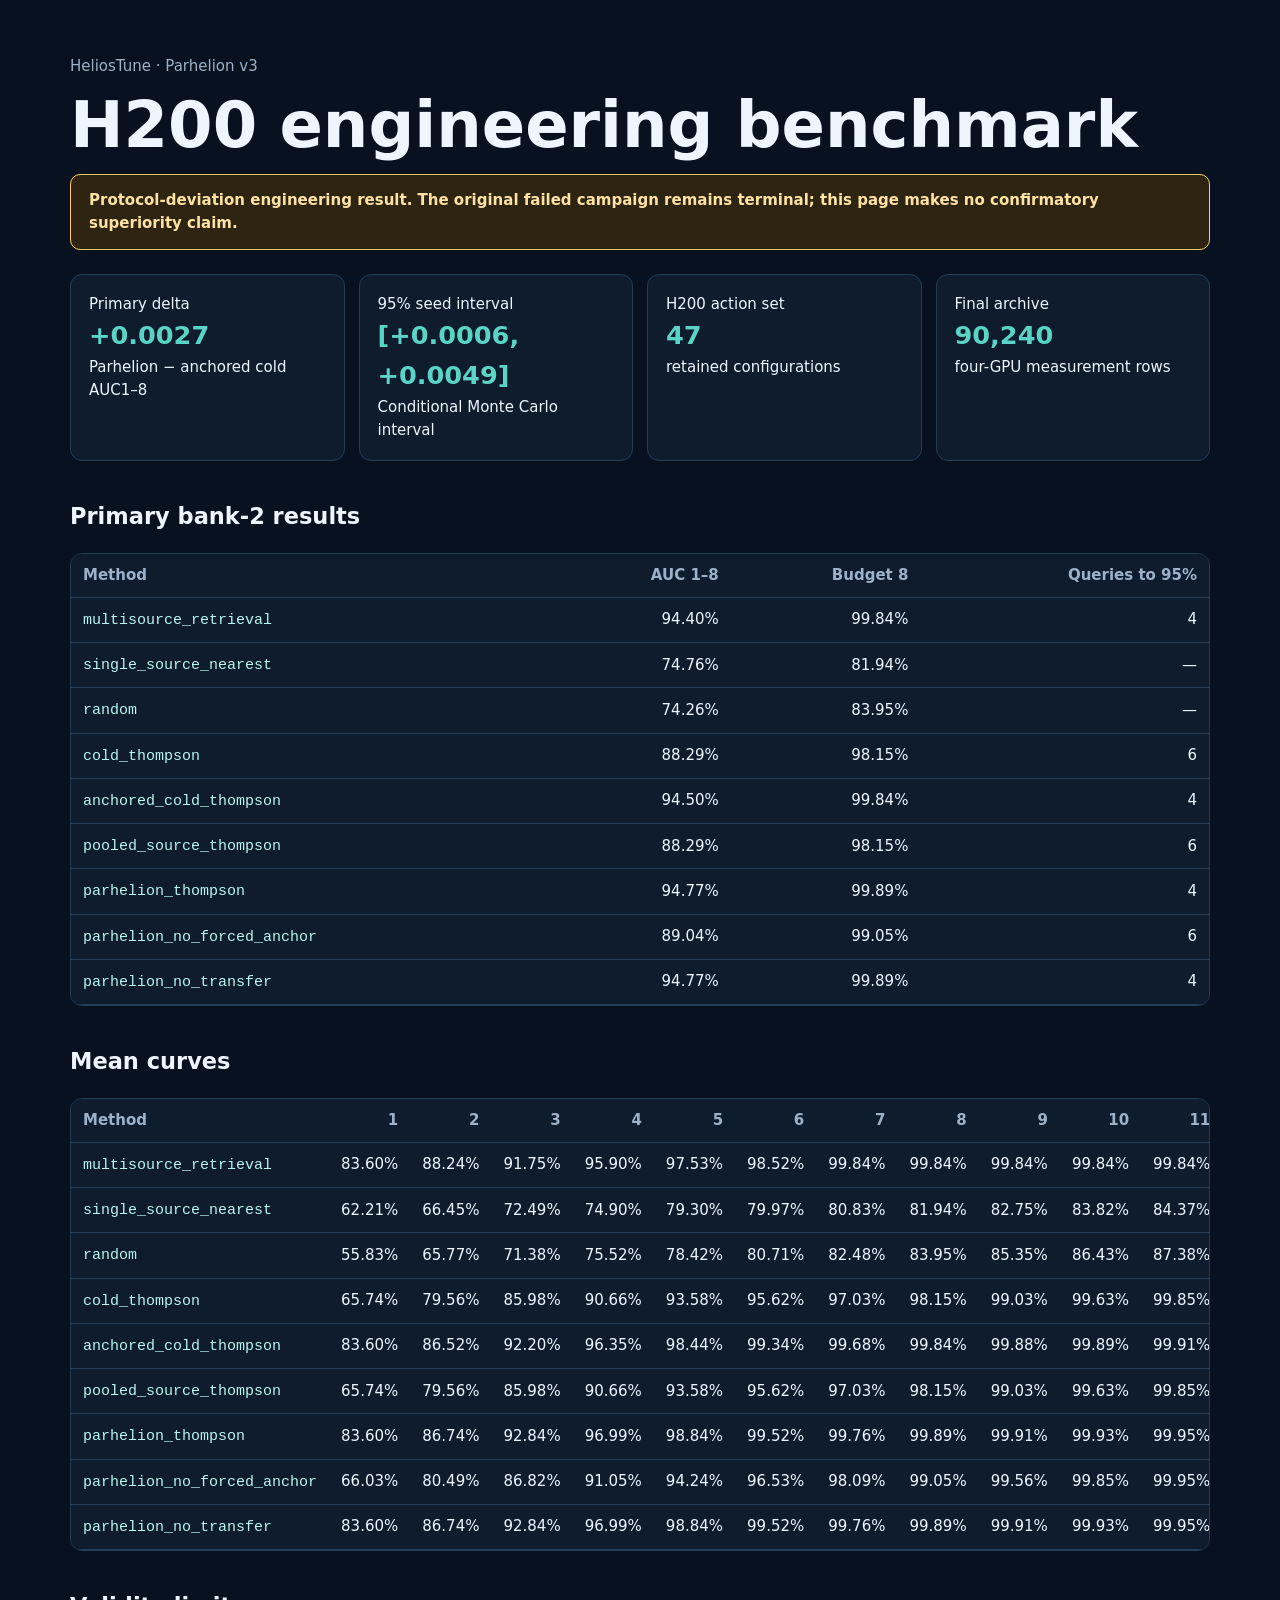
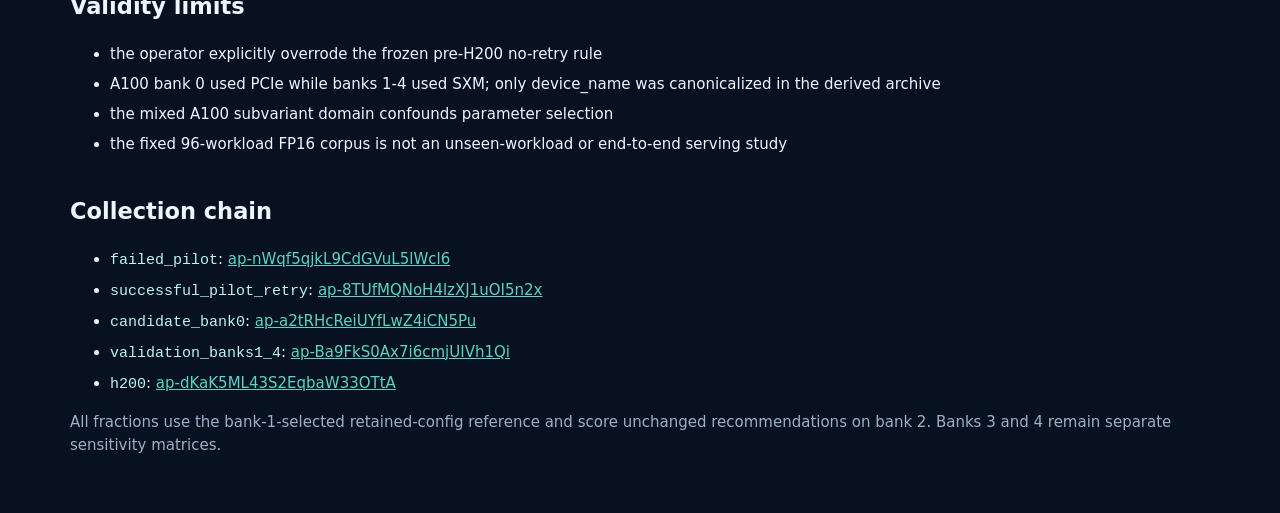
<file: site/parhelion-v3-engineering.html>
<!doctype html>
<html lang="en"><head><meta charset="utf-8"><meta name="viewport" content="width=device-width,initial-scale=1">
<title>Parhelion v3 H200 engineering benchmark</title>
<style>
:root{--bg:#07111f;--panel:#0e1c2e;--ink:#edf6ff;--muted:#9db1c8;--accent:#59d4c7;--warn:#ffcc66;--line:#263d56}
*{box-sizing:border-box}body{margin:0;background:var(--bg);color:var(--ink);font:15px/1.55 system-ui,sans-serif}
main{max-width:1180px;margin:auto;padding:40px 20px 64px}h1{font-size:clamp(2rem,5vw,4rem);line-height:1.02;margin:.2em 0}
.banner{border:1px solid var(--warn);background:#2d2412;color:#ffe2a3;padding:14px 18px;border-radius:10px;font-weight:700}
.grid{display:grid;grid-template-columns:repeat(auto-fit,minmax(210px,1fr));gap:14px;margin:24px 0}.card{background:var(--panel);border:1px solid var(--line);padding:18px;border-radius:12px}
.card strong{display:block;font-size:1.6rem;color:var(--accent)}h2{margin-top:38px}.table-wrap{overflow:auto;border:1px solid var(--line);border-radius:12px}
table{width:100%;border-collapse:collapse;background:var(--panel)}th,td{padding:10px 12px;text-align:right;border-bottom:1px solid var(--line);white-space:nowrap}th:first-child,td:first-child{text-align:left}th{color:var(--muted)}
code{color:#b9f6ef}a{color:var(--accent)}li{margin:.45em 0}.muted{color:var(--muted)}
</style></head><body><main>
<p class="muted">HeliosTune · Parhelion v3</p><h1>H200 engineering benchmark</h1>
<p class="banner">Protocol-deviation engineering result. The original failed campaign remains terminal; this page makes no confirmatory superiority claim.</p>
<div class="grid"><div class="card">Primary delta<strong>+0.0027</strong>Parhelion − anchored cold AUC1–8</div>
<div class="card">95% seed interval<strong>[+0.0006, +0.0049]</strong>Conditional Monte Carlo interval</div>
<div class="card">H200 action set<strong>47</strong>retained configurations</div>
<div class="card">Final archive<strong>90,240</strong>four-GPU measurement rows</div></div>
<h2>Primary bank-2 results</h2><div class="table-wrap"><table><thead><tr><th>Method</th><th>AUC 1–8</th><th>Budget 8</th><th>Queries to 95%</th></tr></thead><tbody><tr><td><code>multisource_retrieval</code></td><td>94.40%</td><td>99.84%</td><td>4</td></tr><tr><td><code>single_source_nearest</code></td><td>74.76%</td><td>81.94%</td><td>—</td></tr><tr><td><code>random</code></td><td>74.26%</td><td>83.95%</td><td>—</td></tr><tr><td><code>cold_thompson</code></td><td>88.29%</td><td>98.15%</td><td>6</td></tr><tr><td><code>anchored_cold_thompson</code></td><td>94.50%</td><td>99.84%</td><td>4</td></tr><tr><td><code>pooled_source_thompson</code></td><td>88.29%</td><td>98.15%</td><td>6</td></tr><tr><td><code>parhelion_thompson</code></td><td>94.77%</td><td>99.89%</td><td>4</td></tr><tr><td><code>parhelion_no_forced_anchor</code></td><td>89.04%</td><td>99.05%</td><td>6</td></tr><tr><td><code>parhelion_no_transfer</code></td><td>94.77%</td><td>99.89%</td><td>4</td></tr></tbody></table></div>
<h2>Mean curves</h2><div class="table-wrap"><table><thead><tr><th>Method</th><th>1</th><th>2</th><th>3</th><th>4</th><th>5</th><th>6</th><th>7</th><th>8</th><th>9</th><th>10</th><th>11</th><th>12</th><th>13</th><th>14</th><th>15</th><th>16</th></tr></thead><tbody><tr><td><code>multisource_retrieval</code></td><td>83.60%</td><td>88.24%</td><td>91.75%</td><td>95.90%</td><td>97.53%</td><td>98.52%</td><td>99.84%</td><td>99.84%</td><td>99.84%</td><td>99.84%</td><td>99.84%</td><td>99.91%</td><td>99.91%</td><td>99.91%</td><td>99.91%</td><td>99.91%</td></tr><tr><td><code>single_source_nearest</code></td><td>62.21%</td><td>66.45%</td><td>72.49%</td><td>74.90%</td><td>79.30%</td><td>79.97%</td><td>80.83%</td><td>81.94%</td><td>82.75%</td><td>83.82%</td><td>84.37%</td><td>84.87%</td><td>85.52%</td><td>85.53%</td><td>86.10%</td><td>87.47%</td></tr><tr><td><code>random</code></td><td>55.83%</td><td>65.77%</td><td>71.38%</td><td>75.52%</td><td>78.42%</td><td>80.71%</td><td>82.48%</td><td>83.95%</td><td>85.35%</td><td>86.43%</td><td>87.38%</td><td>88.25%</td><td>89.13%</td><td>89.90%</td><td>90.61%</td><td>91.19%</td></tr><tr><td><code>cold_thompson</code></td><td>65.74%</td><td>79.56%</td><td>85.98%</td><td>90.66%</td><td>93.58%</td><td>95.62%</td><td>97.03%</td><td>98.15%</td><td>99.03%</td><td>99.63%</td><td>99.85%</td><td>99.91%</td><td>99.94%</td><td>99.97%</td><td>99.98%</td><td>99.98%</td></tr><tr><td><code>anchored_cold_thompson</code></td><td>83.60%</td><td>86.52%</td><td>92.20%</td><td>96.35%</td><td>98.44%</td><td>99.34%</td><td>99.68%</td><td>99.84%</td><td>99.88%</td><td>99.89%</td><td>99.91%</td><td>99.93%</td><td>99.96%</td><td>99.97%</td><td>99.98%</td><td>99.98%</td></tr><tr><td><code>pooled_source_thompson</code></td><td>65.74%</td><td>79.56%</td><td>85.98%</td><td>90.66%</td><td>93.58%</td><td>95.62%</td><td>97.03%</td><td>98.15%</td><td>99.03%</td><td>99.63%</td><td>99.85%</td><td>99.91%</td><td>99.94%</td><td>99.97%</td><td>99.98%</td><td>99.98%</td></tr><tr><td><code>parhelion_thompson</code></td><td>83.60%</td><td>86.74%</td><td>92.84%</td><td>96.99%</td><td>98.84%</td><td>99.52%</td><td>99.76%</td><td>99.89%</td><td>99.91%</td><td>99.93%</td><td>99.95%</td><td>99.97%</td><td>99.98%</td><td>99.98%</td><td>99.98%</td><td>99.98%</td></tr><tr><td><code>parhelion_no_forced_anchor</code></td><td>66.03%</td><td>80.49%</td><td>86.82%</td><td>91.05%</td><td>94.24%</td><td>96.53%</td><td>98.09%</td><td>99.05%</td><td>99.56%</td><td>99.85%</td><td>99.95%</td><td>99.98%</td><td>99.98%</td><td>99.98%</td><td>99.98%</td><td>99.98%</td></tr><tr><td><code>parhelion_no_transfer</code></td><td>83.60%</td><td>86.74%</td><td>92.84%</td><td>96.99%</td><td>98.84%</td><td>99.52%</td><td>99.76%</td><td>99.89%</td><td>99.91%</td><td>99.93%</td><td>99.95%</td><td>99.97%</td><td>99.98%</td><td>99.98%</td><td>99.98%</td><td>99.98%</td></tr></tbody></table></div>
<h2>Validity limits</h2><ul><li>the operator explicitly overrode the frozen pre-H200 no-retry rule</li><li>A100 bank 0 used PCIe while banks 1-4 used SXM; only device_name was canonicalized in the derived archive</li><li>the mixed A100 subvariant domain confounds parameter selection</li><li>the fixed 96-workload FP16 corpus is not an unseen-workload or end-to-end serving study</li></ul>
<h2>Collection chain</h2><ul><li><code>failed_pilot</code>: <a href="https://modal.com/apps/mottopanikeiku/main/ap-nWqf5qjkL9CdGVuL5lWcl6">ap-nWqf5qjkL9CdGVuL5lWcl6</a></li><li><code>successful_pilot_retry</code>: <a href="https://modal.com/apps/mottopanikeiku/main/ap-8TUfMQNoH4lzXJ1uOI5n2x">ap-8TUfMQNoH4lzXJ1uOI5n2x</a></li><li><code>candidate_bank0</code>: <a href="https://modal.com/apps/mottopanikeiku/main/ap-a2tRHcReiUYfLwZ4iCN5Pu">ap-a2tRHcReiUYfLwZ4iCN5Pu</a></li><li><code>validation_banks1_4</code>: <a href="https://modal.com/apps/mottopanikeiku/main/ap-Ba9FkS0Ax7i6cmjUIVh1Qi">ap-Ba9FkS0Ax7i6cmjUIVh1Qi</a></li><li><code>h200</code>: <a href="https://modal.com/apps/mottopanikeiku/main/ap-dKaK5ML43S2EqbaW33OTtA">ap-dKaK5ML43S2EqbaW33OTtA</a></li></ul>
<p class="muted">All fractions use the bank-1-selected retained-config reference and score unchanged recommendations on bank 2. Banks 3 and 4 remain separate sensitivity matrices.</p>
</main></body></html>
</file>
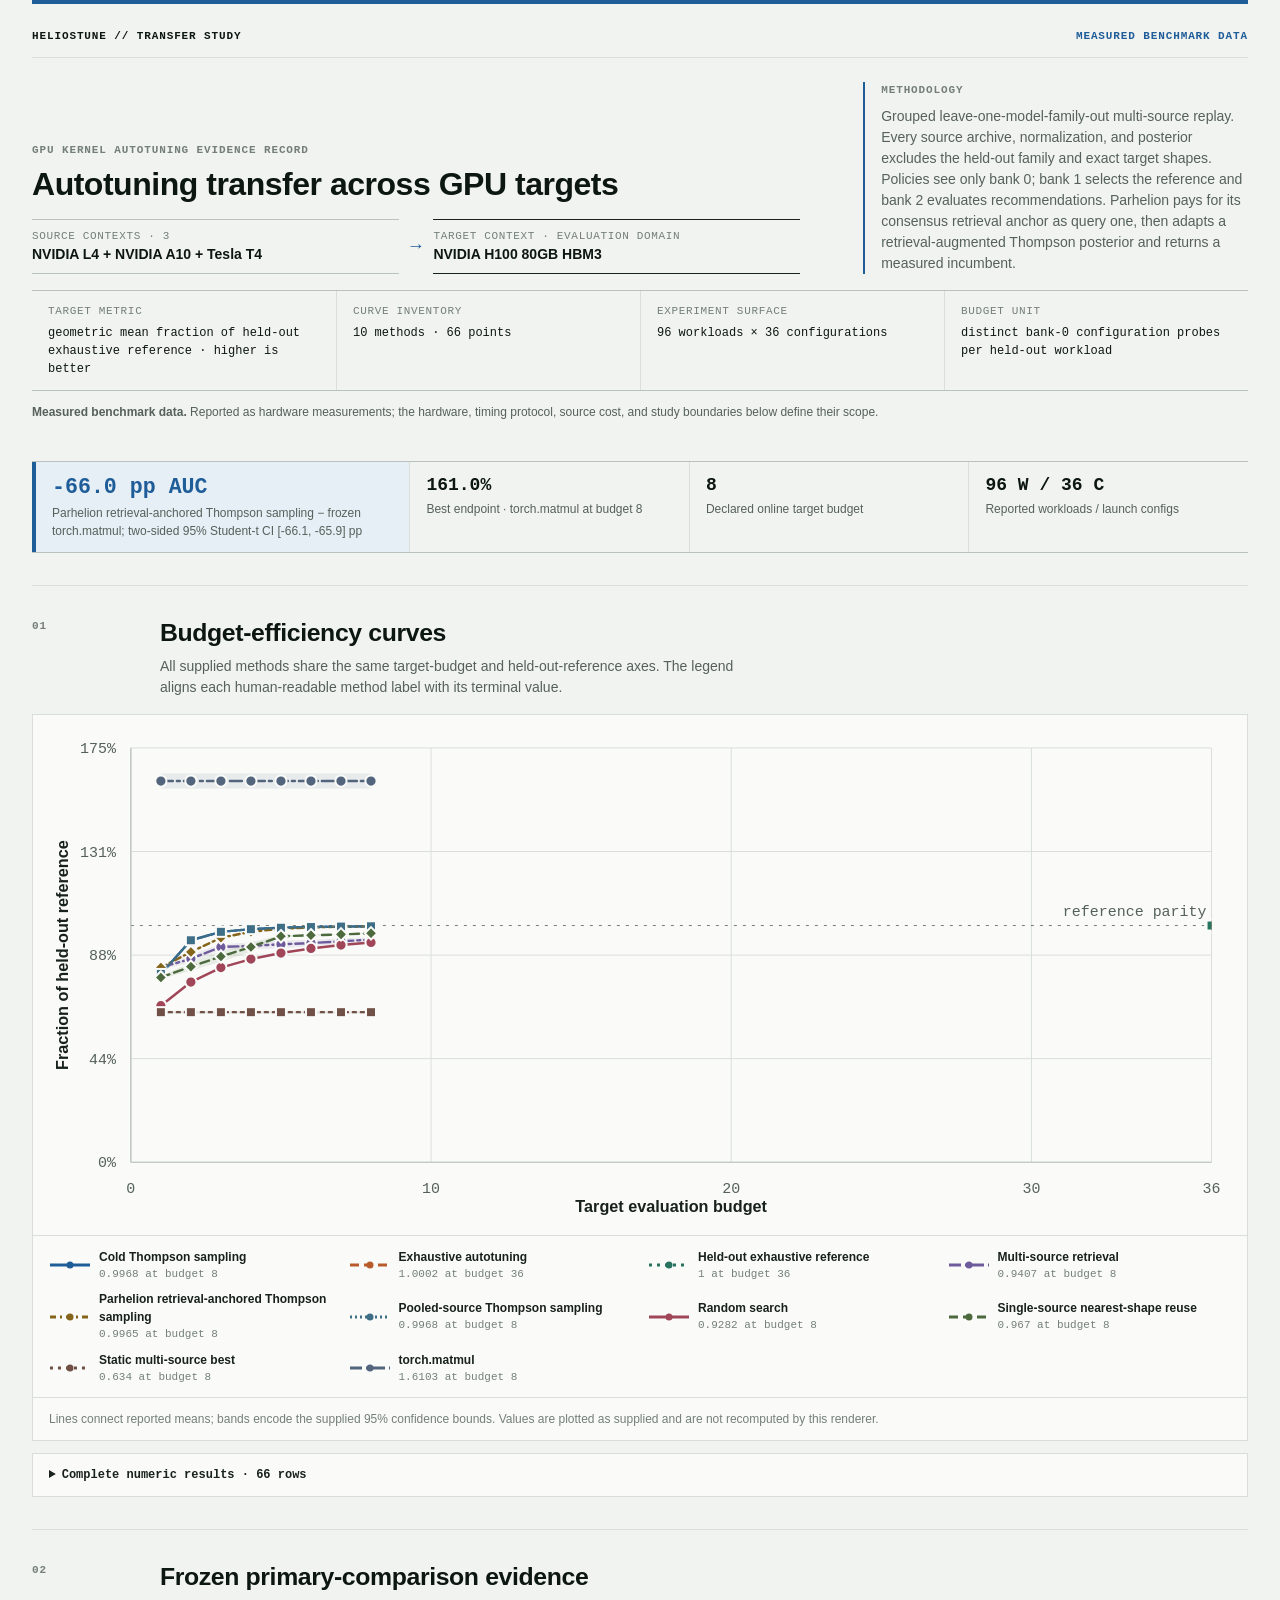
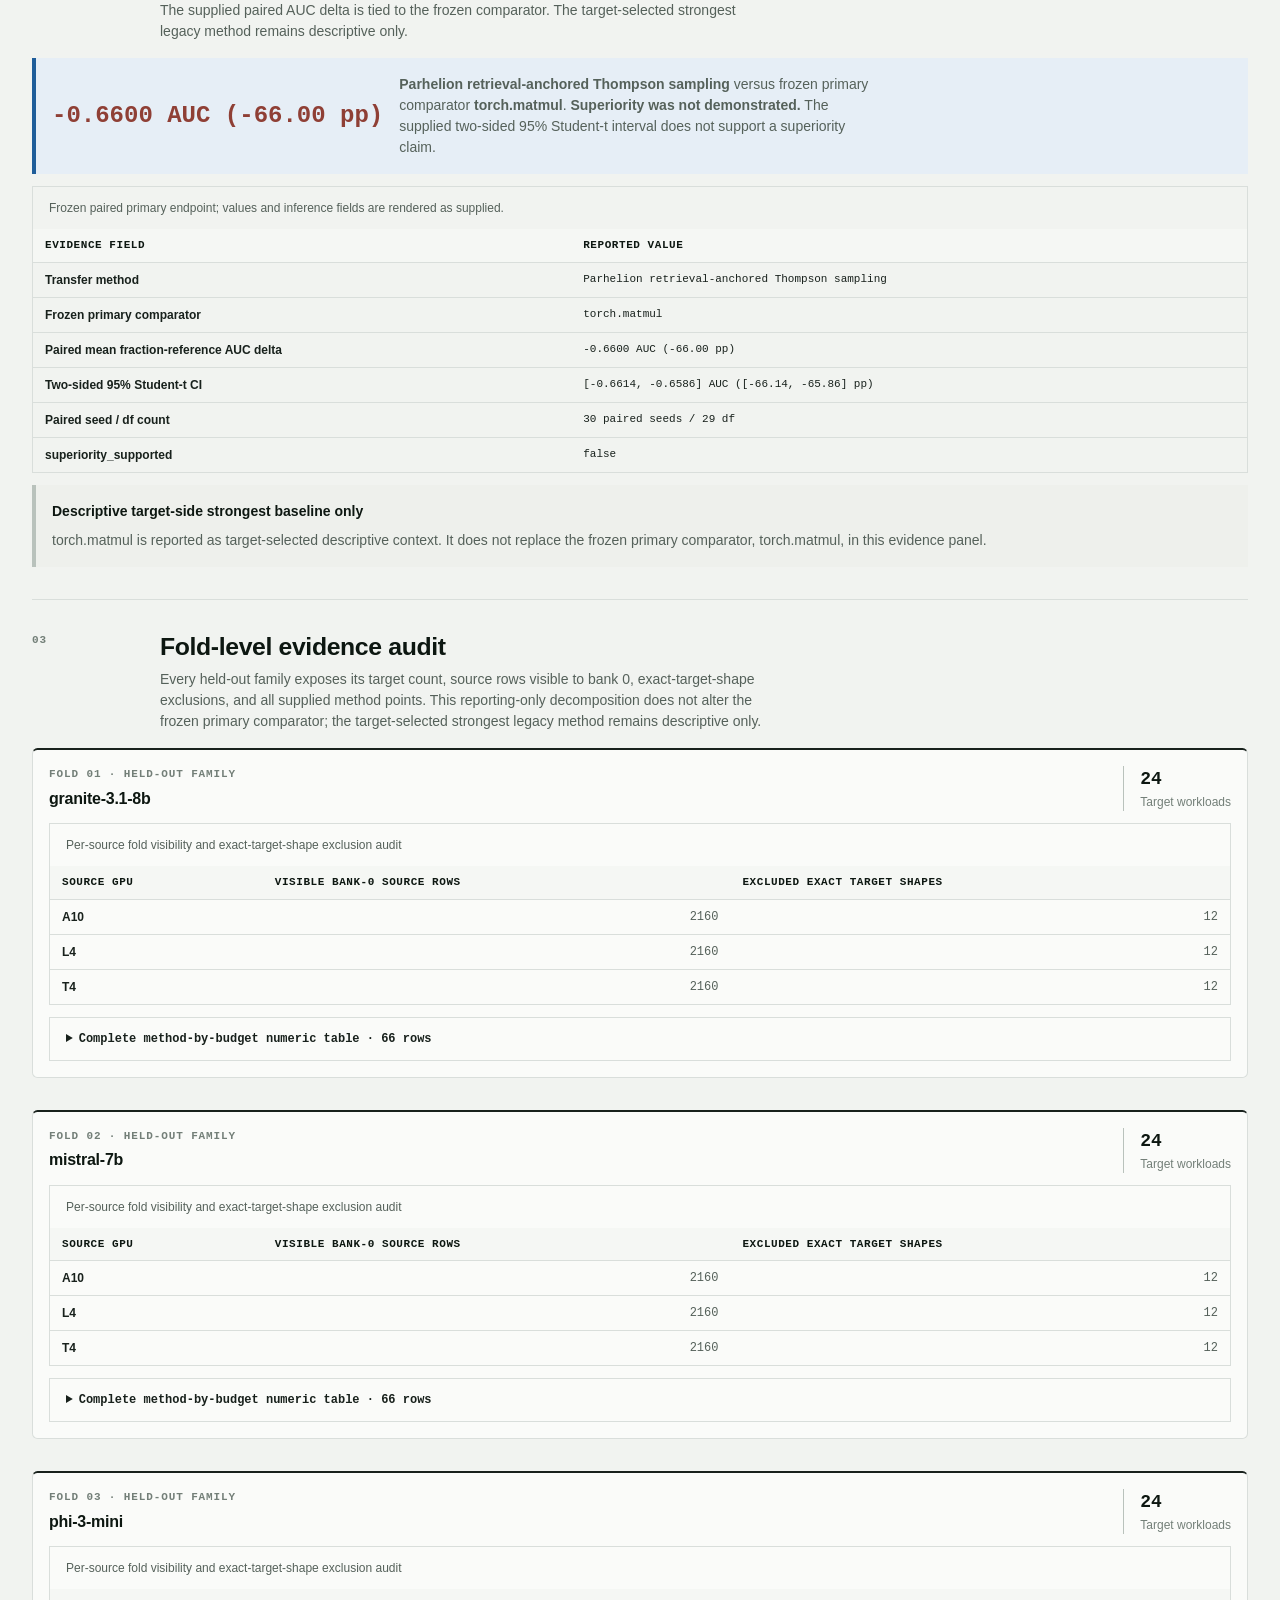
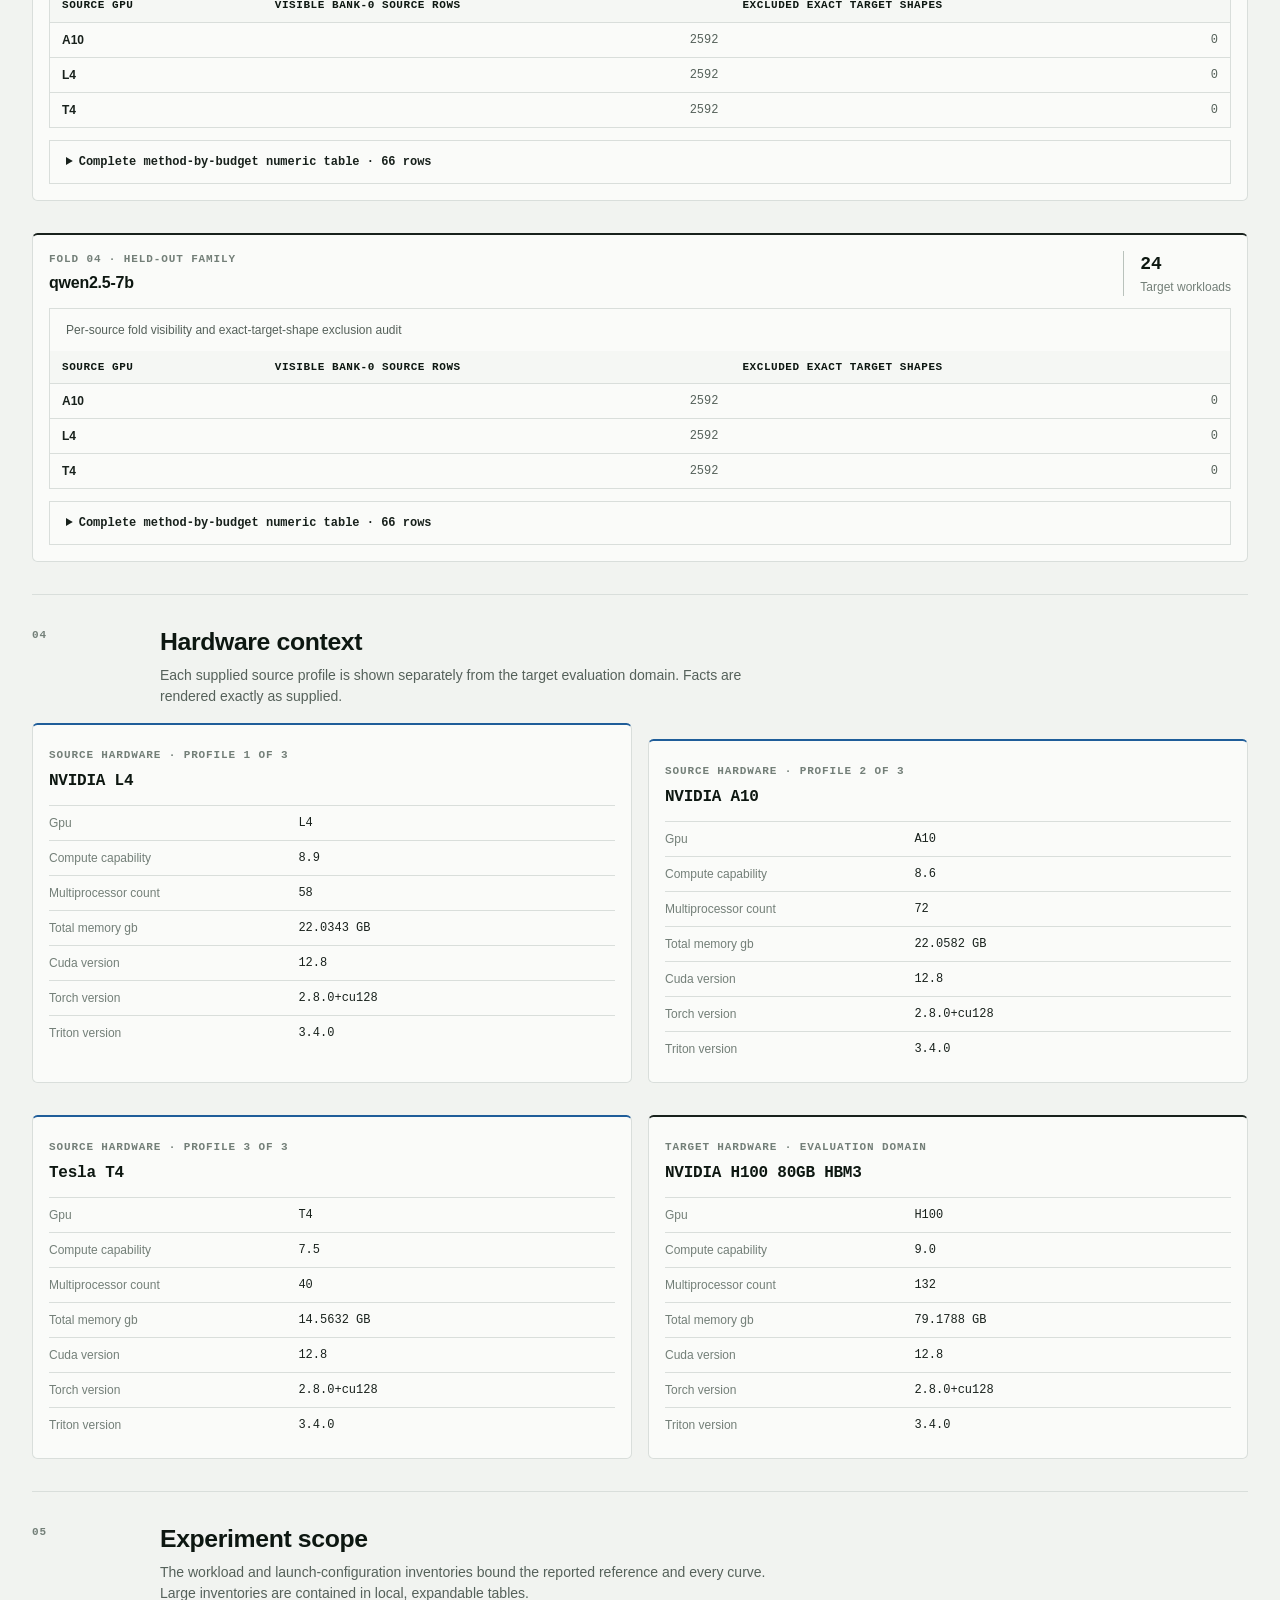
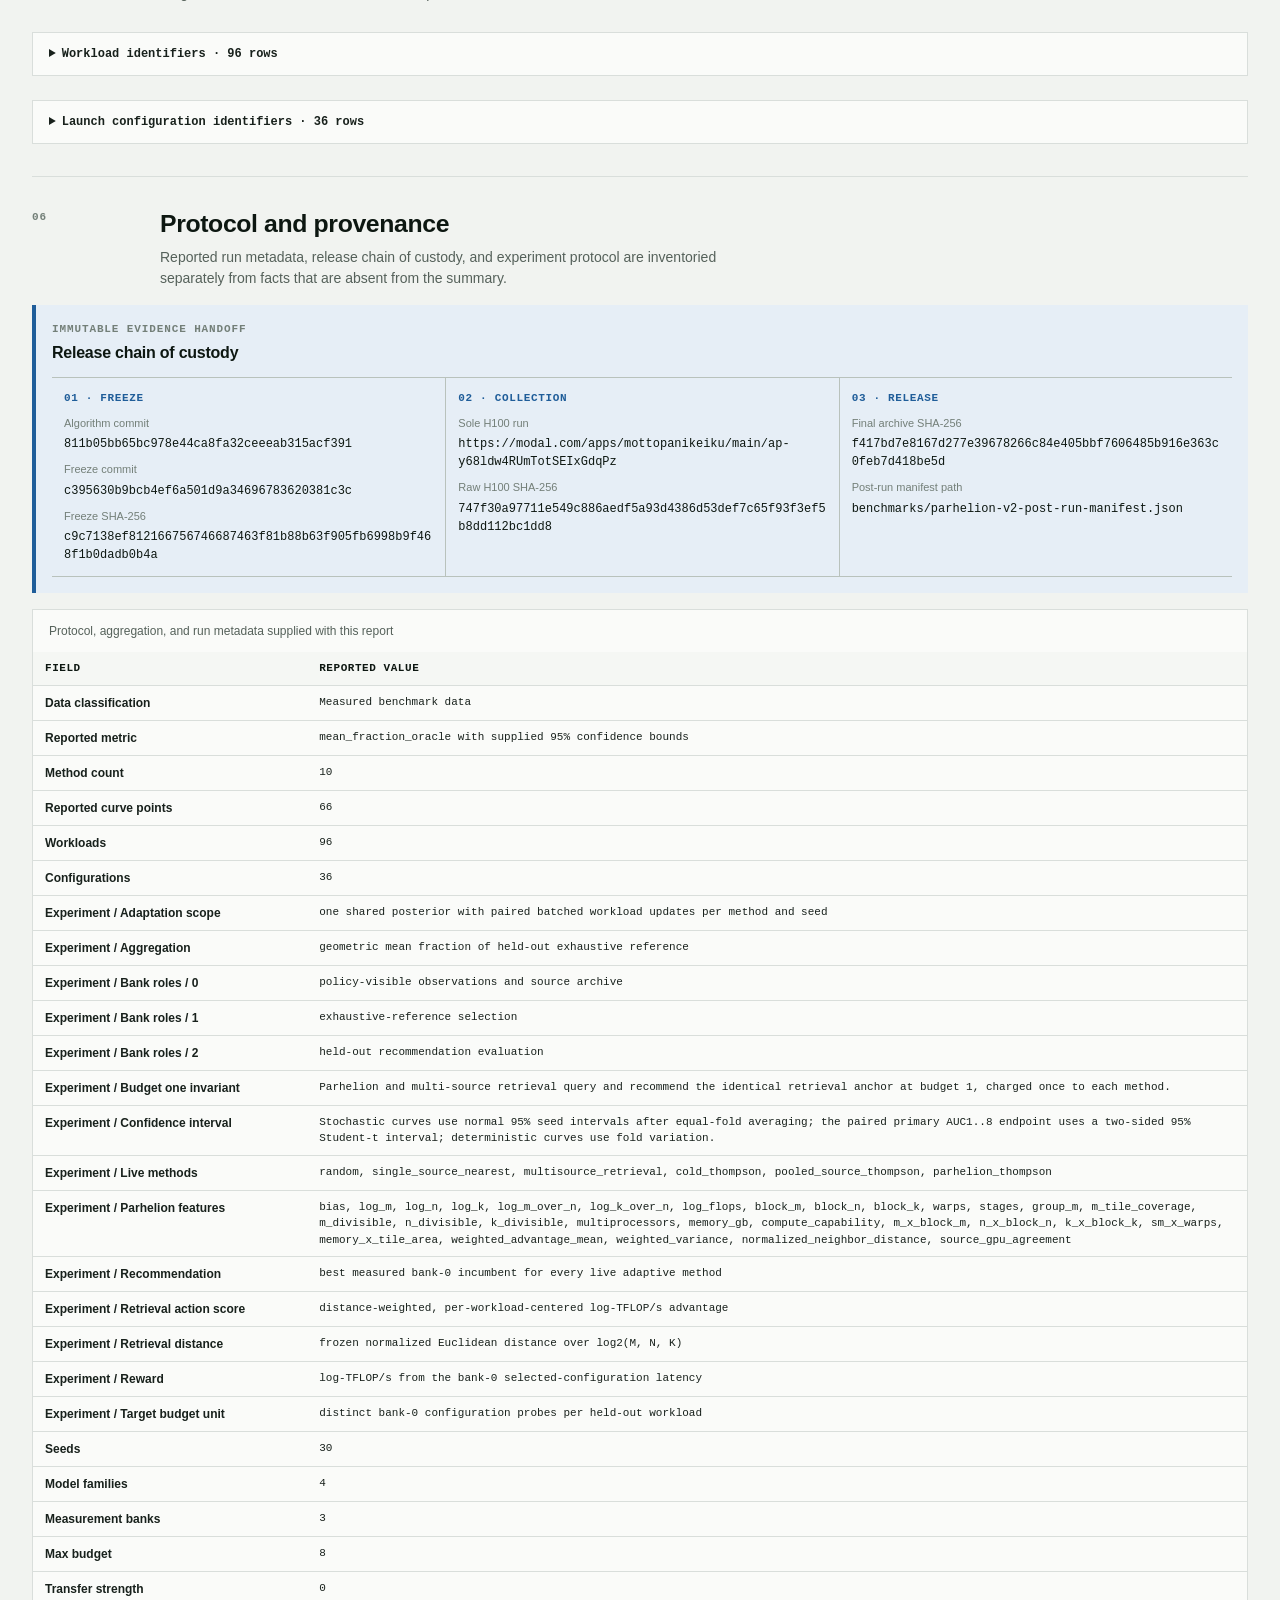
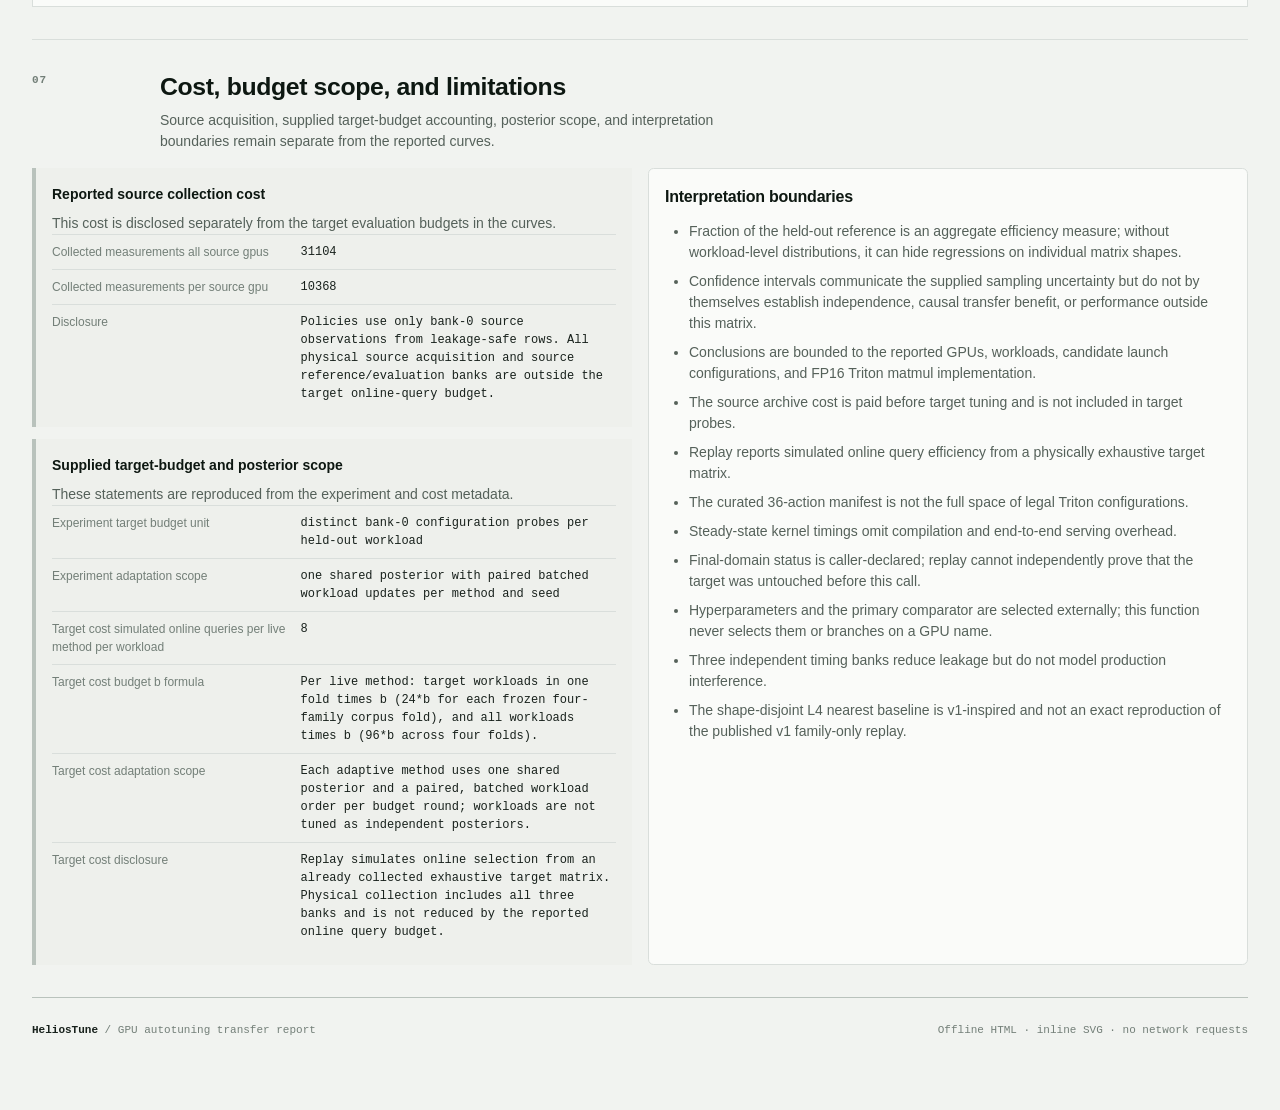
<file: site/transfer.html>
<!doctype html><html lang="en"><head><meta charset="utf-8"><meta name="viewport" content="width=device-width, initial-scale=1"><meta name="color-scheme" content="light"><title>HeliosTune transfer report · NVIDIA L4 + NVIDIA A10 + Tesla T4 → NVIDIA H100 80GB HBM3</title><style>
:root {
  color-scheme: light;
  --canvas: #f1f3f0;
  --paper: #fafbf9;
  --paper-muted: #f5f7f4;
  --ink: #18211c;
  --ink-strong: #0d1711;
  --muted: #55615a;
  --subtle: #737f78;
  --line: #d9dedb;
  --line-strong: #b9c2bc;
  --accent: #1f5d99;
  --accent-soft: #e6eef6;
  --note: #eef0ec;
  --negative: #8f3f35;
  --series-0: #1f5d99;
  --series-1: #b85c2d;
  --series-2: #287460;
  --series-3: #6e5b9c;
  --series-4: #85651c;
  --series-5: #3f6f86;
  --series-6: #a04658;
  --series-7: #4c6a3d;
  --series-8: #715047;
  --series-9: #52657d;
  --font-sans: "IBM Plex Sans", Aptos, "Segoe UI", "Helvetica Neue", sans-serif;
  --font-mono: "IBM Plex Mono", "SFMono-Regular", "Cascadia Code", Consolas, monospace;
  --text-2xs: 0.6875rem;
  --text-xs: 0.75rem;
  --text-sm: 0.875rem;
  --text-md: 1rem;
  --text-lg: 1.125rem;
  --text-title: clamp(1.6rem, 2.5vw, 2.15rem);
  --space-1: 0.25rem;
  --space-2: 0.5rem;
  --space-3: 0.75rem;
  --space-4: 1rem;
  --space-5: 1.5rem;
  --space-6: 2rem;
  --space-7: 3rem;
  --space-8: 4rem;
  --radius-sm: 0.2rem;
  --radius-md: 0.35rem;
  --page-max: 80rem;
  --chart-min: 44rem;
  --focus-ring: 0 0 0 0.1875rem rgba(31, 93, 153, 0.24);
}

* { box-sizing: border-box; }
html { background: var(--canvas); }
body {
  margin: 0;
  min-width: 0;
  background: var(--canvas);
  color: var(--ink);
  font-family: var(--font-sans);
  font-size: var(--text-md);
  line-height: 1.5;
}
a {
  color: var(--accent);
  text-decoration-thickness: 0.0625rem;
  text-underline-offset: var(--space-1);
}
a:focus-visible, summary:focus-visible {
  outline: none;
  box-shadow: var(--focus-ring);
}
.skip-link {
  position: fixed;
  inset: var(--space-3) auto auto var(--space-3);
  z-index: 20;
  padding: var(--space-2) var(--space-3);
  background: var(--ink-strong);
  color: var(--paper);
  transform: translateY(-160%);
}
.skip-link:focus { transform: translateY(0); }
.page {
  width: 100%;
  max-width: var(--page-max);
  margin: 0 auto;
  padding: 0 var(--space-6) var(--space-7);
}
.report-header {
  padding: var(--space-5) 0 var(--space-4);
  border-top: var(--space-1) solid var(--accent);
}
.utility-rail {
  display: flex;
  align-items: center;
  justify-content: space-between;
  gap: var(--space-4);
  padding-bottom: var(--space-3);
  border-bottom: 1px solid var(--line);
  color: var(--subtle);
  font-family: var(--font-mono);
  font-size: var(--text-2xs);
  letter-spacing: 0.08em;
  text-transform: uppercase;
}
.project-lockup { color: var(--ink-strong); font-weight: 700; }
.data-flag {
  color: var(--accent);
  font-weight: 700;
  text-align: right;
}
.identity-layout {
  display: grid;
  grid-template-columns: minmax(0, 1.35fr) minmax(18rem, 0.65fr);
  gap: var(--space-6);
  align-items: end;
  padding: var(--space-5) 0 var(--space-4);
}
.identity-layout > * { min-width: 0; }
.kicker, .micro-label, .section-number, .hardware-role {
  margin: 0;
  color: var(--subtle);
  font-family: var(--font-mono);
  font-size: var(--text-2xs);
  font-weight: 700;
  letter-spacing: 0.08em;
  text-transform: uppercase;
}
h1, h2, h3 {
  margin-top: 0;
  color: var(--ink-strong);
  letter-spacing: -0.015em;
}
h1 {
  max-width: 34ch;
  margin: var(--space-2) 0 var(--space-4);
  font-size: var(--text-title);
  font-weight: 680;
  line-height: 1.12;
}
h2 {
  margin-bottom: var(--space-2);
  font-size: clamp(1.25rem, 2vw, 1.55rem);
  font-weight: 680;
  line-height: 1.2;
}
h3 {
  margin-bottom: var(--space-3);
  font-size: var(--text-md);
  font-weight: 680;
}
.route {
  display: grid;
  grid-template-columns: minmax(0, 1fr) auto minmax(0, 1fr);
  gap: var(--space-3);
  align-items: center;
  max-width: 48rem;
}
.route-node {
  min-width: 0;
  padding: var(--space-2) 0;
  border-block: 1px solid var(--line-strong);
}
.route-node span {
  display: block;
  color: var(--subtle);
  font-family: var(--font-mono);
  font-size: var(--text-2xs);
  letter-spacing: 0.06em;
  text-transform: uppercase;
}
.route-node strong {
  display: block;
  overflow-wrap: anywhere;
  color: var(--ink-strong);
  font-size: var(--text-sm);
  font-weight: 650;
}
.route-node.target { border-color: var(--ink); }
.route-arrow {
  color: var(--accent);
  font-family: var(--font-mono);
  font-size: var(--text-lg);
}
.method-note {
  padding-left: var(--space-4);
  border-left: 2px solid var(--accent);
}
.method-note p { margin: 0; }
.method-note .method-copy {
  margin-top: var(--space-2);
  color: var(--muted);
  font-size: var(--text-sm);
}
.meta-strip {
  display: grid;
  grid-template-columns: repeat(4, minmax(0, 1fr));
  margin: 0;
  border-block: 1px solid var(--line-strong);
}
.meta-strip div {
  min-width: 0;
  padding: var(--space-3) var(--space-4);
  border-left: 1px solid var(--line);
}
.meta-strip div:first-child { border-left: 0; }
.meta-strip dt {
  color: var(--subtle);
  font-family: var(--font-mono);
  font-size: var(--text-2xs);
  letter-spacing: 0.06em;
  text-transform: uppercase;
}
.meta-strip dd {
  margin: var(--space-1) 0 0;
  overflow-wrap: anywhere;
  color: var(--ink-strong);
  font-family: var(--font-mono);
  font-size: var(--text-xs);
}
.status-copy {
  margin: var(--space-3) 0 0;
  color: var(--muted);
  font-size: var(--text-xs);
}
.result-strip {
  display: grid;
  grid-template-columns: minmax(14rem, 1.35fr) repeat(3, minmax(0, 1fr));
  margin: var(--space-5) 0 var(--space-6);
  border-block: 1px solid var(--line-strong);
}
.result {
  min-width: 0;
  padding: var(--space-3) var(--space-4);
  border-left: 1px solid var(--line);
}
.result:first-child {
  border-left: var(--space-1) solid var(--accent);
  background: var(--accent-soft);
}
.result-value {
  display: block;
  margin-bottom: var(--space-1);
  overflow-wrap: anywhere;
  color: var(--ink-strong);
  font-family: var(--font-mono);
  font-size: var(--text-lg);
  font-weight: 700;
  line-height: 1.25;
}
.result:first-child .result-value { color: var(--accent); font-size: 1.35rem; }
.result-label { display: block; color: var(--muted); font-size: var(--text-xs); }
.section {
  min-width: 0;
  padding: var(--space-6) 0;
  border-top: 1px solid var(--line);
}
.section-head {
  display: grid;
  grid-template-columns: 7rem minmax(0, 1fr);
  gap: var(--space-4);
  margin-bottom: var(--space-4);
}
.section-head > * { min-width: 0; }
.section-copy {
  max-width: 78ch;
  margin: 0;
  color: var(--muted);
  font-size: var(--text-sm);
}
.panel {
  min-width: 0;
  padding: var(--space-4);
  border: 1px solid var(--line);
  background: var(--paper);
  border-radius: var(--radius-md);
}
.panel + .panel { margin-top: var(--space-4); }
.chart-frame {
  min-width: 0;
  margin: 0;
  border: 1px solid var(--line);
  background: var(--paper);
}
.chart-scroll {
  width: 100%;
  max-width: 100%;
  overflow-x: auto;
  overscroll-behavior-inline: contain;
  padding: var(--space-2) var(--space-2) 0;
  scrollbar-color: var(--line-strong) var(--paper-muted);
}
.chart-scroll svg {
  display: block;
  width: 100%;
  min-width: var(--chart-min);
  height: auto;
}
.chart-grid {
  stroke: var(--line);
  stroke-width: 1;
  vector-effect: non-scaling-stroke;
}
.chart-axis {
  stroke: var(--line-strong);
  stroke-width: 1.2;
  vector-effect: non-scaling-stroke;
}
.chart-text {
  fill: var(--muted);
  font-family: var(--font-mono);
  font-size: 12px;
}
.chart-label {
  fill: var(--ink);
  font-family: var(--font-sans);
  font-size: 13px;
  font-weight: 650;
}
.oracle-line {
  stroke: var(--subtle);
  stroke-dasharray: 3 6;
  vector-effect: non-scaling-stroke;
}
.series-line {
  fill: none;
  stroke-width: 2.4;
  stroke-linecap: round;
  stroke-linejoin: round;
  vector-effect: non-scaling-stroke;
}
.series-band { stroke: none; opacity: 0.11; }
.series-point {
  stroke: var(--paper);
  stroke-width: 1.6;
  vector-effect: non-scaling-stroke;
}
.method-legend {
  display: grid;
  grid-template-columns: repeat(auto-fit, minmax(14rem, 1fr));
  gap: var(--space-2) var(--space-4);
  margin: 0;
  padding: var(--space-3) var(--space-4);
  border-top: 1px solid var(--line);
  list-style: none;
}
.method-legend li {
  display: grid;
  grid-template-columns: auto minmax(0, 1fr);
  gap: var(--space-2);
  align-items: center;
  min-width: 0;
  color: var(--muted);
  font-size: var(--text-xs);
}
.method-legend svg { flex: 0 0 auto; }
.method-legend strong {
  display: block;
  overflow-wrap: anywhere;
  color: var(--ink);
  font-weight: 650;
}
.legend-endpoint {
  display: block;
  color: var(--subtle);
  font-family: var(--font-mono);
  font-size: var(--text-2xs);
}
figcaption {
  padding: var(--space-3) var(--space-4);
  border-top: 1px solid var(--line);
  color: var(--subtle);
  font-size: var(--text-xs);
}
.data-disclosure {
  min-width: 0;
  margin-top: var(--space-3);
  border: 1px solid var(--line);
  background: var(--paper);
}
.data-disclosure summary {
  cursor: pointer;
  padding: var(--space-3) var(--space-4);
  color: var(--ink);
  font-family: var(--font-mono);
  font-size: var(--text-xs);
  font-weight: 650;
}
.data-disclosure[open] summary { border-bottom: 1px solid var(--line); }
.table-wrap {
  width: 100%;
  max-width: 100%;
  overflow-x: auto;
  overscroll-behavior-inline: contain;
  scrollbar-color: var(--line-strong) var(--paper-muted);
}
.panel-table {
  border: 1px solid var(--line);
  background: var(--paper);
}
table {
  width: max-content;
  min-width: 100%;
  border-collapse: collapse;
  font-variant-numeric: tabular-nums;
}
caption {
  padding: var(--space-3) var(--space-4);
  color: var(--muted);
  font-size: var(--text-xs);
  text-align: left;
}
th, td {
  padding: var(--space-2) var(--space-3);
  border-bottom: 1px solid var(--line);
  text-align: left;
  vertical-align: top;
}
th {
  background: var(--paper-muted);
  color: var(--ink-strong);
  font-family: var(--font-mono);
  font-size: var(--text-2xs);
  letter-spacing: 0.05em;
  text-transform: uppercase;
}
td { color: var(--muted); font-size: var(--text-xs); }
tbody tr:last-child td { border-bottom: 0; }
tbody tr:hover td { background: var(--accent-soft); color: var(--ink); }
.numeric {
  text-align: right;
  font-family: var(--font-mono);
  white-space: nowrap;
}
.method-name { color: var(--ink); font-weight: 650; }
.identifier {
  min-width: 24rem;
  max-width: 44rem;
  overflow-wrap: anywhere;
  font-family: var(--font-mono);
  font-size: var(--text-2xs);
}
.provenance-value {
  min-width: 18rem;
  max-width: 48rem;
  overflow-wrap: anywhere;
  color: var(--ink);
  font-family: var(--font-mono);
  font-size: var(--text-2xs);
  white-space: normal;
}
.hardware-grid, .split-grid {
  display: grid;
  grid-template-columns: repeat(2, minmax(0, 1fr));
  gap: var(--space-4);
}
.hardware-sheet { border-top: 2px solid var(--accent); }
.hardware-sheet.target { border-top-color: var(--ink); }
.hardware-name {
  margin: var(--space-1) 0 var(--space-3);
  overflow-wrap: anywhere;
  font-family: var(--font-mono);
  font-size: var(--text-md);
  font-weight: 650;
}
.fact-list { margin: 0; }
.fact-list div {
  display: grid;
  grid-template-columns: minmax(8rem, 0.75fr) minmax(0, 1fr);
  gap: var(--space-3);
  padding: var(--space-2) 0;
  border-top: 1px solid var(--line);
}
.fact-list dt { color: var(--subtle); font-size: var(--text-xs); }
.fact-list dd {
  margin: 0;
  overflow-wrap: anywhere;
  color: var(--ink);
  font-family: var(--font-mono);
  font-size: var(--text-xs);
}
.comparison-lead {
  display: grid;
  grid-template-columns: minmax(8rem, auto) minmax(0, 1fr);
  gap: var(--space-4);
  align-items: center;
  padding: var(--space-4);
  border-left: var(--space-1) solid var(--accent);
  background: var(--accent-soft);
}
.delta {
  color: var(--accent);
  font-family: var(--font-mono);
  font-size: 1.5rem;
  font-weight: 700;
  line-height: 1;
}
.delta.negative { color: var(--negative); }
.delta-context { max-width: 62ch; color: var(--muted); font-size: var(--text-sm); }
.comparison-lead + .table-wrap { margin-top: var(--space-3); border: 1px solid var(--line); }
.primary-evidence-note { margin-top: var(--space-3); }
.disclosure {
  padding: var(--space-4);
  border-left: var(--space-1) solid var(--line-strong);
  background: var(--note);
  color: var(--muted);
  font-size: var(--text-sm);
}
.disclosure strong { color: var(--ink-strong); }
.disclosure p { margin: var(--space-2) 0 0; }
.empty-state {
  padding: var(--space-4);
  border: 1px dashed var(--line-strong);
  color: var(--muted);
  background: var(--paper-muted);
  font-size: var(--text-sm);
}
.matrix-stack { display: grid; gap: var(--space-3); }
.fold-stack {
  display: grid;
  gap: var(--space-4);
}
.fold-audit { border-top: 2px solid var(--ink); }
.fold-heading {
  display: flex;
  justify-content: space-between;
  gap: var(--space-4);
  align-items: flex-start;
}
.fold-heading h3 {
  margin: var(--space-1) 0 0;
  overflow-wrap: anywhere;
}
.fold-target-count {
  flex: 0 0 auto;
  margin: 0;
  padding-left: var(--space-4);
  border-left: 1px solid var(--line-strong);
  color: var(--subtle);
  font-size: var(--text-xs);
}
.fold-target-count strong {
  display: block;
  color: var(--ink-strong);
  font-family: var(--font-mono);
  font-size: var(--text-lg);
}
.fold-source-table { margin-top: var(--space-3); }
.custody-panel {
  margin-bottom: var(--space-4);
  padding: var(--space-4);
  border-left: var(--space-1) solid var(--accent);
  background: var(--accent-soft);
}
.custody-panel h3 { margin: var(--space-1) 0 var(--space-3); }
.custody-chain {
  display: grid;
  grid-template-columns: repeat(3, minmax(0, 1fr));
  margin: 0;
  padding: 0;
  border-block: 1px solid var(--line-strong);
  list-style: none;
}
.custody-chain li {
  min-width: 0;
  padding: var(--space-3);
  border-left: 1px solid var(--line-strong);
}
.custody-chain li:first-child { border-left: 0; }
.custody-stage {
  display: block;
  margin-bottom: var(--space-2);
  color: var(--accent);
  font-family: var(--font-mono);
  font-size: var(--text-2xs);
  font-weight: 700;
  letter-spacing: 0.06em;
  text-transform: uppercase;
}
.custody-facts { margin: 0; }
.custody-facts div + div { margin-top: var(--space-2); }
.custody-facts dt {
  color: var(--subtle);
  font-size: var(--text-2xs);
}
.custody-facts dd {
  margin: var(--space-1) 0 0;
  overflow-wrap: anywhere;
  color: var(--ink-strong);
  font-family: var(--font-mono);
  font-size: var(--text-xs);
}
.limitations {
  margin: 0;
  padding-left: var(--space-5);
  color: var(--muted);
  font-size: var(--text-sm);
}
.limitations li + li { margin-top: var(--space-2); }
.footer {
  display: flex;
  justify-content: space-between;
  gap: var(--space-4);
  padding: var(--space-5) 0;
  border-top: 1px solid var(--line-strong);
  color: var(--subtle);
  font-family: var(--font-mono);
  font-size: var(--text-2xs);
}
.footer strong { color: var(--ink); }

@media (max-width: 62rem) {
  .identity-layout { grid-template-columns: 1fr; gap: var(--space-4); }
  .method-note { max-width: 52rem; }
  .result-strip { grid-template-columns: repeat(2, minmax(0, 1fr)); }
  .result:nth-child(odd) { border-left: 0; }
  .result:first-child { border-left: var(--space-1) solid var(--accent); }
  .result:nth-child(n + 3) { border-top: 1px solid var(--line); }
}
@media (max-width: 44rem) {
  .page { padding-inline: var(--space-4); }
  .report-header { padding-top: var(--space-4); }
  .utility-rail { align-items: flex-start; }
  .identity-layout { padding-block: var(--space-4); }
  .meta-strip { grid-template-columns: repeat(2, minmax(0, 1fr)); }
  .meta-strip div:nth-child(odd) { border-left: 0; }
  .meta-strip div:nth-child(n + 3) { border-top: 1px solid var(--line); }
  .result-strip { grid-template-columns: 1fr; margin-bottom: var(--space-5); }
  .result { border-left: 0; border-top: 1px solid var(--line); }
  .result:first-child { grid-column: auto; border-top: 0; border-left: var(--space-1) solid var(--accent); }
  .section { padding-block: var(--space-5); }
  .section-head { grid-template-columns: 1fr; gap: var(--space-1); }
  .hardware-grid, .split-grid { grid-template-columns: 1fr; }
  .comparison-lead { grid-template-columns: 1fr; gap: var(--space-2); }
  .fold-heading { flex-direction: column; gap: var(--space-2); }
  .fold-target-count {
    width: 100%;
    padding: var(--space-2) 0 0;
    border-top: 1px solid var(--line);
    border-left: 0;
  }
  .custody-chain { grid-template-columns: 1fr; }
  .custody-chain li {
    border-top: 1px solid var(--line-strong);
    border-left: 0;
  }
  .custody-chain li:first-child { border-top: 0; }
  .footer { flex-direction: column; }
}
@media (max-width: 25rem) {
  .utility-rail { flex-direction: column; gap: var(--space-2); }
  .data-flag { text-align: left; }
  .route { gap: var(--space-2); }
  .meta-strip { grid-template-columns: 1fr; }
  .meta-strip div, .meta-strip div:nth-child(odd) { border-left: 0; border-top: 1px solid var(--line); }
  .meta-strip div:first-child { border-top: 0; }
  .fact-list div { grid-template-columns: 1fr; gap: var(--space-1); }
}
@media print {
  body, html { background: var(--paper); }
  .page { max-width: none; padding: 0; }
  .chart-scroll, .table-wrap { overflow: visible; }
  .chart-scroll svg { min-width: 0; }
  details:not([open]) > *:not(summary) { display: block; }
  .section, .panel, .chart-frame, table { break-inside: avoid; }
}
</style></head><body><a class="skip-link" href="#main">Skip to results</a><div class="page"><header class="report-header"><div class="utility-rail"><span class="project-lockup">HeliosTune // transfer study</span><span class="data-flag">Measured benchmark data</span></div><div class="identity-layout"><div><p class="kicker">GPU kernel autotuning evidence record</p><h1>Autotuning transfer across GPU targets</h1><div class="route" aria-label="Transfer direction from NVIDIA L4 + NVIDIA A10 + Tesla T4 to NVIDIA H100 80GB HBM3"><div class="route-node"><span>Source contexts · 3</span><strong>NVIDIA L4 + NVIDIA A10 + Tesla T4</strong></div><span class="route-arrow" aria-hidden="true">→</span><div class="route-node target"><span>Target context · evaluation domain</span><strong>NVIDIA H100 80GB HBM3</strong></div></div></div><aside class="method-note" aria-label="Methodology summary"><p class="micro-label">Methodology</p><p class="method-copy">Grouped leave-one-model-family-out multi-source replay. Every source archive, normalization, and posterior excludes the held-out family and exact target shapes. Policies see only bank 0; bank 1 selects the reference and bank 2 evaluates recommendations. Parhelion pays for its consensus retrieval anchor as query one, then adapts a retrieval-augmented Thompson posterior and returns a measured incumbent.</p></aside></div><dl class="meta-strip"><div><dt>Target metric</dt><dd>geometric mean fraction of held-out exhaustive reference · higher is better</dd></div><div><dt>Curve inventory</dt><dd>10 methods · 66 points</dd></div><div><dt>Experiment surface</dt><dd>96 workloads × 36 configurations</dd></div><div><dt>Budget unit</dt><dd>distinct bank-0 configuration probes per held-out workload</dd></div></dl><p class="status-copy"><strong>Measured benchmark data.</strong> Reported as hardware measurements; the hardware, timing protocol, source cost, and study boundaries below define their scope.</p></header><main id="main"><div class="result-strip" aria-label="Primary reported results"><div class="result"><span class="result-value">-66.0 pp AUC</span><span class="result-label">Parhelion retrieval-anchored Thompson sampling − frozen torch.matmul; two-sided 95% Student-t CI [-66.1, -65.9] pp</span></div><div class="result"><span class="result-value">161.0%</span><span class="result-label">Best endpoint · torch.matmul at budget 8</span></div><div class="result"><span class="result-value">8</span><span class="result-label">Declared online target budget</span></div><div class="result"><span class="result-value">96 W / 36 C</span><span class="result-label">Reported workloads / launch configs</span></div></div><section class="section" aria-labelledby="section-01"><header class="section-head"><p class="section-number">01</p><div><h2 id="section-01">Budget-efficiency curves</h2><p class="section-copy">All supplied methods share the same target-budget and held-out-reference axes. The legend aligns each human-readable method label with its terminal value.</p></div></header><figure class="chart-frame"><div class="chart-scroll"><svg viewBox="0 0 960 410" role="img" aria-labelledby="curve-title curve-desc"><title id="curve-title">Budget efficiency by tuning method</title><desc id="curve-desc">Mean fraction of the held-out reference by target evaluation budget. Shaded regions show supplied 95 percent confidence intervals.</desc><defs><clipPath id="plot-clip"><rect x="72" y="20" width="866" height="332" /></clipPath></defs><line class="chart-grid" x1="72" x2="938" y1="352.00" y2="352.00" /><text class="chart-text" x="60" y="356.00" text-anchor="end">0%</text><line class="chart-grid" x1="72" x2="938" y1="269.00" y2="269.00" /><text class="chart-text" x="60" y="273.00" text-anchor="end">44%</text><line class="chart-grid" x1="72" x2="938" y1="186.00" y2="186.00" /><text class="chart-text" x="60" y="190.00" text-anchor="end">88%</text><line class="chart-grid" x1="72" x2="938" y1="103.00" y2="103.00" /><text class="chart-text" x="60" y="107.00" text-anchor="end">131%</text><line class="chart-grid" x1="72" x2="938" y1="20.00" y2="20.00" /><text class="chart-text" x="60" y="24.00" text-anchor="end">175%</text><line class="chart-grid" x1="72.00" x2="72.00" y1="20" y2="352" /><text class="chart-text" x="72.00" y="377" text-anchor="middle">0</text><line class="chart-grid" x1="312.56" x2="312.56" y1="20" y2="352" /><text class="chart-text" x="312.56" y="377" text-anchor="middle">10</text><line class="chart-grid" x1="553.11" x2="553.11" y1="20" y2="352" /><text class="chart-text" x="553.11" y="377" text-anchor="middle">20</text><line class="chart-grid" x1="793.67" x2="793.67" y1="20" y2="352" /><text class="chart-text" x="793.67" y="377" text-anchor="middle">30</text><line class="chart-grid" x1="938.00" x2="938.00" y1="20" y2="352" /><text class="chart-text" x="938.00" y="377" text-anchor="middle">36</text><line class="oracle-line" x1="72" x2="938" y1="162.29" y2="162.29" /><text class="chart-text" x="934" y="154.29" text-anchor="end">reference parity</text><line class="chart-axis" x1="72" x2="72" y1="20" y2="352" /><line class="chart-axis" x1="72" x2="938" y1="352" y2="352" /><text class="chart-label" x="505.00" y="392" text-anchor="middle">Target evaluation budget</text><text class="chart-label" x="22" y="186.00" text-anchor="middle" transform="rotate(-90 22 186.00)">Fraction of held-out reference</text><g clip-path="url(#plot-clip)"><path class="series-band" d="M 96.06 198.96 L 120.11 172.98 L 144.17 166.74 L 168.22 164.90 L 192.28 163.89 L 216.33 163.34 L 240.39 163.00 L 264.44 162.81 L 264.44 162.99 L 240.39 163.27 L 216.33 163.65 L 192.28 164.31 L 168.22 165.49 L 144.17 167.97 L 120.11 175.21 L 96.06 203.22 Z" fill="var(--series-0)" /><path class="series-line" d="M 96.06 201.09 L 120.11 174.09 L 144.17 167.36 L 168.22 165.20 L 192.28 164.10 L 216.33 163.50 L 240.39 163.14 L 264.44 162.90" stroke="var(--series-0)" /><g class="series-point" fill="var(--series-0)"><title>Cold Thompson sampling: budget 1, mean 0.7955, 95% CI 0.7843 to 0.8067</title><circle cx="96.06" cy="201.09" r="4.5" /></g><g class="series-point" fill="var(--series-0)"><title>Cold Thompson sampling: budget 2, mean 0.9378, 95% CI 0.9319 to 0.9436</title><circle cx="120.11" cy="174.09" r="4.5" /></g><g class="series-point" fill="var(--series-0)"><title>Cold Thompson sampling: budget 3, mean 0.9733, 95% CI 0.97 to 0.9765</title><circle cx="144.17" cy="167.36" r="4.5" /></g><g class="series-point" fill="var(--series-0)"><title>Cold Thompson sampling: budget 4, mean 0.9846, 95% CI 0.9831 to 0.9862</title><circle cx="168.22" cy="165.20" r="4.5" /></g><g class="series-point" fill="var(--series-0)"><title>Cold Thompson sampling: budget 5, mean 0.9904, 95% CI 0.9893 to 0.9915</title><circle cx="192.28" cy="164.10" r="4.5" /></g><g class="series-point" fill="var(--series-0)"><title>Cold Thompson sampling: budget 6, mean 0.9936, 95% CI 0.9928 to 0.9944</title><circle cx="216.33" cy="163.50" r="4.5" /></g><g class="series-point" fill="var(--series-0)"><title>Cold Thompson sampling: budget 7, mean 0.9955, 95% CI 0.9948 to 0.9962</title><circle cx="240.39" cy="163.14" r="4.5" /></g><g class="series-point" fill="var(--series-0)"><title>Cold Thompson sampling: budget 8, mean 0.9968, 95% CI 0.9963 to 0.9972</title><circle cx="264.44" cy="162.90" r="4.5" /></g><path class="series-band" d="M 938.00 162.21 L 938.00 162.30 Z" fill="var(--series-1)" /><path class="series-line" d="M 938.00 162.26" stroke="var(--series-1)" stroke-dasharray="9 5" /><g class="series-point" fill="var(--series-1)"><title>Exhaustive autotuning: budget 36, mean 1.0002, 95% CI 0.9999 to 1.0004</title><polygon points="938.00,157.26 943.00,162.26 938.00,167.26 933.00,162.26" /></g><path class="series-band" d="M 938.00 162.29 L 938.00 162.29 Z" fill="var(--series-2)" /><path class="series-line" d="M 938.00 162.29" stroke="var(--series-2)" stroke-dasharray="3 5" /><g class="series-point" fill="var(--series-2)"><title>Held-out exhaustive reference: budget 36, mean 1, 95% CI 1 to 1</title><rect x="934.00" y="158.29" width="8" height="8" /></g><path class="series-band" d="M 96.06 194.36 L 120.11 185.50 L 144.17 177.36 L 168.22 175.84 L 192.28 174.34 L 216.33 173.91 L 240.39 172.56 L 264.44 171.97 L 264.44 175.08 L 240.39 177.34 L 216.33 178.82 L 192.28 180.44 L 168.22 181.43 L 144.17 181.60 L 120.11 192.41 L 96.06 197.45 Z" fill="var(--series-3)" /><path class="series-line" d="M 96.06 195.91 L 120.11 188.96 L 144.17 179.48 L 168.22 178.64 L 192.28 177.39 L 216.33 176.37 L 240.39 174.95 L 264.44 173.53" stroke="var(--series-3)" stroke-dasharray="12 4 3 4" /><g class="series-point" fill="var(--series-3)"><title>Multi-source retrieval: budget 1, mean 0.8228, 95% CI 0.8146 to 0.8309</title><circle cx="96.06" cy="195.91" r="4.5" /></g><g class="series-point" fill="var(--series-3)"><title>Multi-source retrieval: budget 2, mean 0.8594, 95% CI 0.8412 to 0.8776</title><circle cx="120.11" cy="188.96" r="4.5" /></g><g class="series-point" fill="var(--series-3)"><title>Multi-source retrieval: budget 3, mean 0.9094, 95% CI 0.8982 to 0.9205</title><circle cx="144.17" cy="179.48" r="4.5" /></g><g class="series-point" fill="var(--series-3)"><title>Multi-source retrieval: budget 4, mean 0.9138, 95% CI 0.8991 to 0.9286</title><circle cx="168.22" cy="178.64" r="4.5" /></g><g class="series-point" fill="var(--series-3)"><title>Multi-source retrieval: budget 5, mean 0.9204, 95% CI 0.9043 to 0.9365</title><circle cx="192.28" cy="177.39" r="4.5" /></g><g class="series-point" fill="var(--series-3)"><title>Multi-source retrieval: budget 6, mean 0.9258, 95% CI 0.9128 to 0.9387</title><circle cx="216.33" cy="176.37" r="4.5" /></g><g class="series-point" fill="var(--series-3)"><title>Multi-source retrieval: budget 7, mean 0.9332, 95% CI 0.9206 to 0.9458</title><circle cx="240.39" cy="174.95" r="4.5" /></g><g class="series-point" fill="var(--series-3)"><title>Multi-source retrieval: budget 8, mean 0.9407, 95% CI 0.9325 to 0.949</title><circle cx="264.44" cy="173.53" r="4.5" /></g><path class="series-band" d="M 96.06 195.91 L 120.11 182.83 L 144.17 171.45 L 168.22 166.78 L 192.28 164.62 L 216.33 163.62 L 240.39 163.16 L 264.44 162.88 L 264.44 163.01 L 240.39 163.36 L 216.33 164.07 L 192.28 165.30 L 168.22 167.84 L 144.17 172.74 L 120.11 184.09 L 96.06 195.91 Z" fill="var(--series-4)" /><path class="series-line" d="M 96.06 195.91 L 120.11 183.46 L 144.17 172.09 L 168.22 167.31 L 192.28 164.96 L 216.33 163.84 L 240.39 163.26 L 264.44 162.95" stroke="var(--series-4)" stroke-dasharray="6 4 2 4" /><g class="series-point" fill="var(--series-4)"><title>Parhelion retrieval-anchored Thompson sampling: budget 1, mean 0.8228, 95% CI 0.8228 to 0.8228</title><polygon points="96.06,190.91 101.06,195.91 96.06,200.91 91.06,195.91" /></g><g class="series-point" fill="var(--series-4)"><title>Parhelion retrieval-anchored Thompson sampling: budget 2, mean 0.8884, 95% CI 0.8851 to 0.8917</title><polygon points="120.11,178.46 125.11,183.46 120.11,188.46 115.11,183.46" /></g><g class="series-point" fill="var(--series-4)"><title>Parhelion retrieval-anchored Thompson sampling: budget 3, mean 0.9483, 95% CI 0.9449 to 0.9517</title><polygon points="144.17,167.09 149.17,172.09 144.17,177.09 139.17,172.09" /></g><g class="series-point" fill="var(--series-4)"><title>Parhelion retrieval-anchored Thompson sampling: budget 4, mean 0.9735, 95% CI 0.9707 to 0.9763</title><polygon points="168.22,162.31 173.22,167.31 168.22,172.31 163.22,167.31" /></g><g class="series-point" fill="var(--series-4)"><title>Parhelion retrieval-anchored Thompson sampling: budget 5, mean 0.9859, 95% CI 0.9841 to 0.9877</title><polygon points="192.28,159.96 197.28,164.96 192.28,169.96 187.28,164.96" /></g><g class="series-point" fill="var(--series-4)"><title>Parhelion retrieval-anchored Thompson sampling: budget 6, mean 0.9918, 95% CI 0.9906 to 0.993</title><polygon points="216.33,158.84 221.33,163.84 216.33,168.84 211.33,163.84" /></g><g class="series-point" fill="var(--series-4)"><title>Parhelion retrieval-anchored Thompson sampling: budget 7, mean 0.9949, 95% CI 0.9943 to 0.9954</title><polygon points="240.39,158.26 245.39,163.26 240.39,168.26 235.39,163.26" /></g><g class="series-point" fill="var(--series-4)"><title>Parhelion retrieval-anchored Thompson sampling: budget 8, mean 0.9965, 95% CI 0.9962 to 0.9969</title><polygon points="264.44,157.95 269.44,162.95 264.44,167.95 259.44,162.95" /></g><path class="series-band" d="M 96.06 198.96 L 120.11 172.98 L 144.17 166.74 L 168.22 164.90 L 192.28 163.89 L 216.33 163.34 L 240.39 163.00 L 264.44 162.81 L 264.44 162.99 L 240.39 163.27 L 216.33 163.65 L 192.28 164.31 L 168.22 165.49 L 144.17 167.97 L 120.11 175.21 L 96.06 203.22 Z" fill="var(--series-5)" /><path class="series-line" d="M 96.06 201.09 L 120.11 174.09 L 144.17 167.36 L 168.22 165.20 L 192.28 164.10 L 216.33 163.50 L 240.39 163.14 L 264.44 162.90" stroke="var(--series-5)" stroke-dasharray="2 3" /><g class="series-point" fill="var(--series-5)"><title>Pooled-source Thompson sampling: budget 1, mean 0.7955, 95% CI 0.7843 to 0.8067</title><rect x="92.06" y="197.09" width="8" height="8" /></g><g class="series-point" fill="var(--series-5)"><title>Pooled-source Thompson sampling: budget 2, mean 0.9378, 95% CI 0.9319 to 0.9436</title><rect x="116.11" y="170.09" width="8" height="8" /></g><g class="series-point" fill="var(--series-5)"><title>Pooled-source Thompson sampling: budget 3, mean 0.9733, 95% CI 0.97 to 0.9765</title><rect x="140.17" y="163.36" width="8" height="8" /></g><g class="series-point" fill="var(--series-5)"><title>Pooled-source Thompson sampling: budget 4, mean 0.9846, 95% CI 0.9831 to 0.9862</title><rect x="164.22" y="161.20" width="8" height="8" /></g><g class="series-point" fill="var(--series-5)"><title>Pooled-source Thompson sampling: budget 5, mean 0.9904, 95% CI 0.9893 to 0.9915</title><rect x="188.28" y="160.10" width="8" height="8" /></g><g class="series-point" fill="var(--series-5)"><title>Pooled-source Thompson sampling: budget 6, mean 0.9936, 95% CI 0.9928 to 0.9944</title><rect x="212.33" y="159.50" width="8" height="8" /></g><g class="series-point" fill="var(--series-5)"><title>Pooled-source Thompson sampling: budget 7, mean 0.9955, 95% CI 0.9948 to 0.9962</title><rect x="236.39" y="159.14" width="8" height="8" /></g><g class="series-point" fill="var(--series-5)"><title>Pooled-source Thompson sampling: budget 8, mean 0.9968, 95% CI 0.9963 to 0.9972</title><rect x="260.44" y="158.90" width="8" height="8" /></g><path class="series-band" d="M 96.06 225.18 L 120.11 206.55 L 144.17 195.03 L 168.22 188.27 L 192.28 183.59 L 216.33 180.05 L 240.39 177.32 L 264.44 175.32 L 264.44 176.48 L 240.39 178.56 L 216.33 181.33 L 192.28 185.08 L 168.22 190.13 L 144.17 196.99 L 120.11 208.65 L 96.06 227.94 Z" fill="var(--series-6)" /><path class="series-line" d="M 96.06 226.56 L 120.11 207.60 L 144.17 196.01 L 168.22 189.20 L 192.28 184.33 L 216.33 180.69 L 240.39 177.94 L 264.44 175.90" stroke="var(--series-6)" /><g class="series-point" fill="var(--series-6)"><title>Random search: budget 1, mean 0.6612, 95% CI 0.6539 to 0.6685</title><circle cx="96.06" cy="226.56" r="4.5" /></g><g class="series-point" fill="var(--series-6)"><title>Random search: budget 2, mean 0.7611, 95% CI 0.7556 to 0.7667</title><circle cx="120.11" cy="207.60" r="4.5" /></g><g class="series-point" fill="var(--series-6)"><title>Random search: budget 3, mean 0.8222, 95% CI 0.8171 to 0.8274</title><circle cx="144.17" cy="196.01" r="4.5" /></g><g class="series-point" fill="var(--series-6)"><title>Random search: budget 4, mean 0.8581, 95% CI 0.8532 to 0.863</title><circle cx="168.22" cy="189.20" r="4.5" /></g><g class="series-point" fill="var(--series-6)"><title>Random search: budget 5, mean 0.8838, 95% CI 0.8799 to 0.8877</title><circle cx="192.28" cy="184.33" r="4.5" /></g><g class="series-point" fill="var(--series-6)"><title>Random search: budget 6, mean 0.903, 95% CI 0.8996 to 0.9064</title><circle cx="216.33" cy="180.69" r="4.5" /></g><g class="series-point" fill="var(--series-6)"><title>Random search: budget 7, mean 0.9175, 95% CI 0.9142 to 0.9208</title><circle cx="240.39" cy="177.94" r="4.5" /></g><g class="series-point" fill="var(--series-6)"><title>Random search: budget 8, mean 0.9282, 95% CI 0.9252 to 0.9313</title><circle cx="264.44" cy="175.90" r="4.5" /></g><path class="series-band" d="M 96.06 202.68 L 120.11 192.00 L 144.17 182.83 L 168.22 175.65 L 192.28 169.92 L 216.33 169.40 L 240.39 168.95 L 264.44 168.22 L 264.44 168.86 L 240.39 169.88 L 216.33 170.83 L 192.28 171.96 L 168.22 183.33 L 144.17 191.41 L 120.11 198.53 L 96.06 205.11 Z" fill="var(--series-7)" /><path class="series-line" d="M 96.06 203.89 L 120.11 195.26 L 144.17 187.12 L 168.22 179.49 L 192.28 170.94 L 216.33 170.11 L 240.39 169.41 L 264.44 168.54" stroke="var(--series-7)" stroke-dasharray="9 5" /><g class="series-point" fill="var(--series-7)"><title>Single-source nearest-shape reuse: budget 1, mean 0.7807, 95% CI 0.7743 to 0.7871</title><polygon points="96.06,198.89 101.06,203.89 96.06,208.89 91.06,203.89" /></g><g class="series-point" fill="var(--series-7)"><title>Single-source nearest-shape reuse: budget 2, mean 0.8262, 95% CI 0.809 to 0.8434</title><polygon points="120.11,190.26 125.11,195.26 120.11,200.26 115.11,195.26" /></g><g class="series-point" fill="var(--series-7)"><title>Single-source nearest-shape reuse: budget 3, mean 0.8691, 95% CI 0.8465 to 0.8917</title><polygon points="144.17,182.12 149.17,187.12 144.17,192.12 139.17,187.12" /></g><g class="series-point" fill="var(--series-7)"><title>Single-source nearest-shape reuse: budget 4, mean 0.9093, 95% CI 0.8891 to 0.9296</title><polygon points="168.22,174.49 173.22,179.49 168.22,184.49 163.22,179.49" /></g><g class="series-point" fill="var(--series-7)"><title>Single-source nearest-shape reuse: budget 5, mean 0.9544, 95% CI 0.949 to 0.9597</title><polygon points="192.28,165.94 197.28,170.94 192.28,175.94 187.28,170.94" /></g><g class="series-point" fill="var(--series-7)"><title>Single-source nearest-shape reuse: budget 6, mean 0.9587, 95% CI 0.955 to 0.9625</title><polygon points="216.33,165.11 221.33,170.11 216.33,175.11 211.33,170.11" /></g><g class="series-point" fill="var(--series-7)"><title>Single-source nearest-shape reuse: budget 7, mean 0.9624, 95% CI 0.96 to 0.9649</title><polygon points="240.39,164.41 245.39,169.41 240.39,174.41 235.39,169.41" /></g><g class="series-point" fill="var(--series-7)"><title>Single-source nearest-shape reuse: budget 8, mean 0.967, 95% CI 0.9653 to 0.9687</title><polygon points="264.44,163.54 269.44,168.54 264.44,173.54 259.44,168.54" /></g><path class="series-band" d="M 96.06 230.51 L 120.11 230.51 L 144.17 230.51 L 168.22 230.51 L 192.28 230.51 L 216.33 230.51 L 240.39 230.51 L 264.44 230.51 L 264.44 232.93 L 240.39 232.93 L 216.33 232.93 L 192.28 232.93 L 168.22 232.93 L 144.17 232.93 L 120.11 232.93 L 96.06 232.93 Z" fill="var(--series-8)" /><path class="series-line" d="M 96.06 231.72 L 120.11 231.72 L 144.17 231.72 L 168.22 231.72 L 192.28 231.72 L 216.33 231.72 L 240.39 231.72 L 264.44 231.72" stroke="var(--series-8)" stroke-dasharray="3 5" /><g class="series-point" fill="var(--series-8)"><title>Static multi-source best: budget 1, mean 0.634, 95% CI 0.6276 to 0.6404</title><rect x="92.06" y="227.72" width="8" height="8" /></g><g class="series-point" fill="var(--series-8)"><title>Static multi-source best: budget 2, mean 0.634, 95% CI 0.6276 to 0.6404</title><rect x="116.11" y="227.72" width="8" height="8" /></g><g class="series-point" fill="var(--series-8)"><title>Static multi-source best: budget 3, mean 0.634, 95% CI 0.6276 to 0.6404</title><rect x="140.17" y="227.72" width="8" height="8" /></g><g class="series-point" fill="var(--series-8)"><title>Static multi-source best: budget 4, mean 0.634, 95% CI 0.6276 to 0.6404</title><rect x="164.22" y="227.72" width="8" height="8" /></g><g class="series-point" fill="var(--series-8)"><title>Static multi-source best: budget 5, mean 0.634, 95% CI 0.6276 to 0.6404</title><rect x="188.28" y="227.72" width="8" height="8" /></g><g class="series-point" fill="var(--series-8)"><title>Static multi-source best: budget 6, mean 0.634, 95% CI 0.6276 to 0.6404</title><rect x="212.33" y="227.72" width="8" height="8" /></g><g class="series-point" fill="var(--series-8)"><title>Static multi-source best: budget 7, mean 0.634, 95% CI 0.6276 to 0.6404</title><rect x="236.39" y="227.72" width="8" height="8" /></g><g class="series-point" fill="var(--series-8)"><title>Static multi-source best: budget 8, mean 0.634, 95% CI 0.6276 to 0.6404</title><rect x="260.44" y="227.72" width="8" height="8" /></g><path class="series-band" d="M 96.06 40.46 L 120.11 40.46 L 144.17 40.46 L 168.22 40.46 L 192.28 40.46 L 216.33 40.46 L 240.39 40.46 L 264.44 40.46 L 264.44 52.56 L 240.39 52.56 L 216.33 52.56 L 192.28 52.56 L 168.22 52.56 L 144.17 52.56 L 120.11 52.56 L 96.06 52.56 Z" fill="var(--series-9)" /><path class="series-line" d="M 96.06 46.51 L 120.11 46.51 L 144.17 46.51 L 168.22 46.51 L 192.28 46.51 L 216.33 46.51 L 240.39 46.51 L 264.44 46.51" stroke="var(--series-9)" stroke-dasharray="12 4 3 4" /><g class="series-point" fill="var(--series-9)"><title>torch.matmul: budget 1, mean 1.6103, 95% CI 1.5784 to 1.6421</title><circle cx="96.06" cy="46.51" r="4.5" /></g><g class="series-point" fill="var(--series-9)"><title>torch.matmul: budget 2, mean 1.6103, 95% CI 1.5784 to 1.6421</title><circle cx="120.11" cy="46.51" r="4.5" /></g><g class="series-point" fill="var(--series-9)"><title>torch.matmul: budget 3, mean 1.6103, 95% CI 1.5784 to 1.6421</title><circle cx="144.17" cy="46.51" r="4.5" /></g><g class="series-point" fill="var(--series-9)"><title>torch.matmul: budget 4, mean 1.6103, 95% CI 1.5784 to 1.6421</title><circle cx="168.22" cy="46.51" r="4.5" /></g><g class="series-point" fill="var(--series-9)"><title>torch.matmul: budget 5, mean 1.6103, 95% CI 1.5784 to 1.6421</title><circle cx="192.28" cy="46.51" r="4.5" /></g><g class="series-point" fill="var(--series-9)"><title>torch.matmul: budget 6, mean 1.6103, 95% CI 1.5784 to 1.6421</title><circle cx="216.33" cy="46.51" r="4.5" /></g><g class="series-point" fill="var(--series-9)"><title>torch.matmul: budget 7, mean 1.6103, 95% CI 1.5784 to 1.6421</title><circle cx="240.39" cy="46.51" r="4.5" /></g><g class="series-point" fill="var(--series-9)"><title>torch.matmul: budget 8, mean 1.6103, 95% CI 1.5784 to 1.6421</title><circle cx="264.44" cy="46.51" r="4.5" /></g></g></svg></div><ul class="method-legend"><li><svg viewBox="0 0 42 14" width="42" height="14" aria-hidden="true"><line x1="1" x2="41" y1="7" y2="7" stroke="var(--series-0)" stroke-width="3" /><circle cx="21" cy="7" r="3.5" fill="var(--series-0)" /></svg><span><strong>Cold Thompson sampling</strong><span class="legend-endpoint">0.9968 at budget 8</span></span></li><li><svg viewBox="0 0 42 14" width="42" height="14" aria-hidden="true"><line x1="1" x2="41" y1="7" y2="7" stroke="var(--series-1)" stroke-width="3" stroke-dasharray="9 5" /><circle cx="21" cy="7" r="3.5" fill="var(--series-1)" /></svg><span><strong>Exhaustive autotuning</strong><span class="legend-endpoint">1.0002 at budget 36</span></span></li><li><svg viewBox="0 0 42 14" width="42" height="14" aria-hidden="true"><line x1="1" x2="41" y1="7" y2="7" stroke="var(--series-2)" stroke-width="3" stroke-dasharray="3 5" /><circle cx="21" cy="7" r="3.5" fill="var(--series-2)" /></svg><span><strong>Held-out exhaustive reference</strong><span class="legend-endpoint">1 at budget 36</span></span></li><li><svg viewBox="0 0 42 14" width="42" height="14" aria-hidden="true"><line x1="1" x2="41" y1="7" y2="7" stroke="var(--series-3)" stroke-width="3" stroke-dasharray="12 4 3 4" /><circle cx="21" cy="7" r="3.5" fill="var(--series-3)" /></svg><span><strong>Multi-source retrieval</strong><span class="legend-endpoint">0.9407 at budget 8</span></span></li><li><svg viewBox="0 0 42 14" width="42" height="14" aria-hidden="true"><line x1="1" x2="41" y1="7" y2="7" stroke="var(--series-4)" stroke-width="3" stroke-dasharray="6 4 2 4" /><circle cx="21" cy="7" r="3.5" fill="var(--series-4)" /></svg><span><strong>Parhelion retrieval-anchored Thompson sampling</strong><span class="legend-endpoint">0.9965 at budget 8</span></span></li><li><svg viewBox="0 0 42 14" width="42" height="14" aria-hidden="true"><line x1="1" x2="41" y1="7" y2="7" stroke="var(--series-5)" stroke-width="3" stroke-dasharray="2 3" /><circle cx="21" cy="7" r="3.5" fill="var(--series-5)" /></svg><span><strong>Pooled-source Thompson sampling</strong><span class="legend-endpoint">0.9968 at budget 8</span></span></li><li><svg viewBox="0 0 42 14" width="42" height="14" aria-hidden="true"><line x1="1" x2="41" y1="7" y2="7" stroke="var(--series-6)" stroke-width="3" /><circle cx="21" cy="7" r="3.5" fill="var(--series-6)" /></svg><span><strong>Random search</strong><span class="legend-endpoint">0.9282 at budget 8</span></span></li><li><svg viewBox="0 0 42 14" width="42" height="14" aria-hidden="true"><line x1="1" x2="41" y1="7" y2="7" stroke="var(--series-7)" stroke-width="3" stroke-dasharray="9 5" /><circle cx="21" cy="7" r="3.5" fill="var(--series-7)" /></svg><span><strong>Single-source nearest-shape reuse</strong><span class="legend-endpoint">0.967 at budget 8</span></span></li><li><svg viewBox="0 0 42 14" width="42" height="14" aria-hidden="true"><line x1="1" x2="41" y1="7" y2="7" stroke="var(--series-8)" stroke-width="3" stroke-dasharray="3 5" /><circle cx="21" cy="7" r="3.5" fill="var(--series-8)" /></svg><span><strong>Static multi-source best</strong><span class="legend-endpoint">0.634 at budget 8</span></span></li><li><svg viewBox="0 0 42 14" width="42" height="14" aria-hidden="true"><line x1="1" x2="41" y1="7" y2="7" stroke="var(--series-9)" stroke-width="3" stroke-dasharray="12 4 3 4" /><circle cx="21" cy="7" r="3.5" fill="var(--series-9)" /></svg><span><strong>torch.matmul</strong><span class="legend-endpoint">1.6103 at budget 8</span></span></li></ul><figcaption>Lines connect reported means; bands encode the supplied 95% confidence bounds. Values are plotted as supplied and are not recomputed by this renderer.</figcaption></figure><details class="data-disclosure"><summary>Complete numeric results · 66 rows</summary><div class="table-wrap"><table><caption>Values used to draw the budget-efficiency figure</caption><thead><tr><th scope="col">Method</th><th scope="col">Budget</th><th scope="col">Mean fraction of held-out reference</th><th scope="col">CI95 low</th><th scope="col">CI95 high</th></tr></thead><tbody><tr><td class="method-name">Cold Thompson sampling</td><td class="numeric">1</td><td class="numeric">0.7955</td><td class="numeric">0.7843</td><td class="numeric">0.8067</td></tr><tr><td class="method-name">Cold Thompson sampling</td><td class="numeric">2</td><td class="numeric">0.9378</td><td class="numeric">0.9319</td><td class="numeric">0.9436</td></tr><tr><td class="method-name">Cold Thompson sampling</td><td class="numeric">3</td><td class="numeric">0.9733</td><td class="numeric">0.97</td><td class="numeric">0.9765</td></tr><tr><td class="method-name">Cold Thompson sampling</td><td class="numeric">4</td><td class="numeric">0.9846</td><td class="numeric">0.9831</td><td class="numeric">0.9862</td></tr><tr><td class="method-name">Cold Thompson sampling</td><td class="numeric">5</td><td class="numeric">0.9904</td><td class="numeric">0.9893</td><td class="numeric">0.9915</td></tr><tr><td class="method-name">Cold Thompson sampling</td><td class="numeric">6</td><td class="numeric">0.9936</td><td class="numeric">0.9928</td><td class="numeric">0.9944</td></tr><tr><td class="method-name">Cold Thompson sampling</td><td class="numeric">7</td><td class="numeric">0.9955</td><td class="numeric">0.9948</td><td class="numeric">0.9962</td></tr><tr><td class="method-name">Cold Thompson sampling</td><td class="numeric">8</td><td class="numeric">0.9968</td><td class="numeric">0.9963</td><td class="numeric">0.9972</td></tr><tr><td class="method-name">Exhaustive autotuning</td><td class="numeric">36</td><td class="numeric">1.0002</td><td class="numeric">0.9999</td><td class="numeric">1.0004</td></tr><tr><td class="method-name">Held-out exhaustive reference</td><td class="numeric">36</td><td class="numeric">1</td><td class="numeric">1</td><td class="numeric">1</td></tr><tr><td class="method-name">Multi-source retrieval</td><td class="numeric">1</td><td class="numeric">0.8228</td><td class="numeric">0.8146</td><td class="numeric">0.8309</td></tr><tr><td class="method-name">Multi-source retrieval</td><td class="numeric">2</td><td class="numeric">0.8594</td><td class="numeric">0.8412</td><td class="numeric">0.8776</td></tr><tr><td class="method-name">Multi-source retrieval</td><td class="numeric">3</td><td class="numeric">0.9094</td><td class="numeric">0.8982</td><td class="numeric">0.9205</td></tr><tr><td class="method-name">Multi-source retrieval</td><td class="numeric">4</td><td class="numeric">0.9138</td><td class="numeric">0.8991</td><td class="numeric">0.9286</td></tr><tr><td class="method-name">Multi-source retrieval</td><td class="numeric">5</td><td class="numeric">0.9204</td><td class="numeric">0.9043</td><td class="numeric">0.9365</td></tr><tr><td class="method-name">Multi-source retrieval</td><td class="numeric">6</td><td class="numeric">0.9258</td><td class="numeric">0.9128</td><td class="numeric">0.9387</td></tr><tr><td class="method-name">Multi-source retrieval</td><td class="numeric">7</td><td class="numeric">0.9332</td><td class="numeric">0.9206</td><td class="numeric">0.9458</td></tr><tr><td class="method-name">Multi-source retrieval</td><td class="numeric">8</td><td class="numeric">0.9407</td><td class="numeric">0.9325</td><td class="numeric">0.949</td></tr><tr><td class="method-name">Parhelion retrieval-anchored Thompson sampling</td><td class="numeric">1</td><td class="numeric">0.8228</td><td class="numeric">0.8228</td><td class="numeric">0.8228</td></tr><tr><td class="method-name">Parhelion retrieval-anchored Thompson sampling</td><td class="numeric">2</td><td class="numeric">0.8884</td><td class="numeric">0.8851</td><td class="numeric">0.8917</td></tr><tr><td class="method-name">Parhelion retrieval-anchored Thompson sampling</td><td class="numeric">3</td><td class="numeric">0.9483</td><td class="numeric">0.9449</td><td class="numeric">0.9517</td></tr><tr><td class="method-name">Parhelion retrieval-anchored Thompson sampling</td><td class="numeric">4</td><td class="numeric">0.9735</td><td class="numeric">0.9707</td><td class="numeric">0.9763</td></tr><tr><td class="method-name">Parhelion retrieval-anchored Thompson sampling</td><td class="numeric">5</td><td class="numeric">0.9859</td><td class="numeric">0.9841</td><td class="numeric">0.9877</td></tr><tr><td class="method-name">Parhelion retrieval-anchored Thompson sampling</td><td class="numeric">6</td><td class="numeric">0.9918</td><td class="numeric">0.9906</td><td class="numeric">0.993</td></tr><tr><td class="method-name">Parhelion retrieval-anchored Thompson sampling</td><td class="numeric">7</td><td class="numeric">0.9949</td><td class="numeric">0.9943</td><td class="numeric">0.9954</td></tr><tr><td class="method-name">Parhelion retrieval-anchored Thompson sampling</td><td class="numeric">8</td><td class="numeric">0.9965</td><td class="numeric">0.9962</td><td class="numeric">0.9969</td></tr><tr><td class="method-name">Pooled-source Thompson sampling</td><td class="numeric">1</td><td class="numeric">0.7955</td><td class="numeric">0.7843</td><td class="numeric">0.8067</td></tr><tr><td class="method-name">Pooled-source Thompson sampling</td><td class="numeric">2</td><td class="numeric">0.9378</td><td class="numeric">0.9319</td><td class="numeric">0.9436</td></tr><tr><td class="method-name">Pooled-source Thompson sampling</td><td class="numeric">3</td><td class="numeric">0.9733</td><td class="numeric">0.97</td><td class="numeric">0.9765</td></tr><tr><td class="method-name">Pooled-source Thompson sampling</td><td class="numeric">4</td><td class="numeric">0.9846</td><td class="numeric">0.9831</td><td class="numeric">0.9862</td></tr><tr><td class="method-name">Pooled-source Thompson sampling</td><td class="numeric">5</td><td class="numeric">0.9904</td><td class="numeric">0.9893</td><td class="numeric">0.9915</td></tr><tr><td class="method-name">Pooled-source Thompson sampling</td><td class="numeric">6</td><td class="numeric">0.9936</td><td class="numeric">0.9928</td><td class="numeric">0.9944</td></tr><tr><td class="method-name">Pooled-source Thompson sampling</td><td class="numeric">7</td><td class="numeric">0.9955</td><td class="numeric">0.9948</td><td class="numeric">0.9962</td></tr><tr><td class="method-name">Pooled-source Thompson sampling</td><td class="numeric">8</td><td class="numeric">0.9968</td><td class="numeric">0.9963</td><td class="numeric">0.9972</td></tr><tr><td class="method-name">Random search</td><td class="numeric">1</td><td class="numeric">0.6612</td><td class="numeric">0.6539</td><td class="numeric">0.6685</td></tr><tr><td class="method-name">Random search</td><td class="numeric">2</td><td class="numeric">0.7611</td><td class="numeric">0.7556</td><td class="numeric">0.7667</td></tr><tr><td class="method-name">Random search</td><td class="numeric">3</td><td class="numeric">0.8222</td><td class="numeric">0.8171</td><td class="numeric">0.8274</td></tr><tr><td class="method-name">Random search</td><td class="numeric">4</td><td class="numeric">0.8581</td><td class="numeric">0.8532</td><td class="numeric">0.863</td></tr><tr><td class="method-name">Random search</td><td class="numeric">5</td><td class="numeric">0.8838</td><td class="numeric">0.8799</td><td class="numeric">0.8877</td></tr><tr><td class="method-name">Random search</td><td class="numeric">6</td><td class="numeric">0.903</td><td class="numeric">0.8996</td><td class="numeric">0.9064</td></tr><tr><td class="method-name">Random search</td><td class="numeric">7</td><td class="numeric">0.9175</td><td class="numeric">0.9142</td><td class="numeric">0.9208</td></tr><tr><td class="method-name">Random search</td><td class="numeric">8</td><td class="numeric">0.9282</td><td class="numeric">0.9252</td><td class="numeric">0.9313</td></tr><tr><td class="method-name">Single-source nearest-shape reuse</td><td class="numeric">1</td><td class="numeric">0.7807</td><td class="numeric">0.7743</td><td class="numeric">0.7871</td></tr><tr><td class="method-name">Single-source nearest-shape reuse</td><td class="numeric">2</td><td class="numeric">0.8262</td><td class="numeric">0.809</td><td class="numeric">0.8434</td></tr><tr><td class="method-name">Single-source nearest-shape reuse</td><td class="numeric">3</td><td class="numeric">0.8691</td><td class="numeric">0.8465</td><td class="numeric">0.8917</td></tr><tr><td class="method-name">Single-source nearest-shape reuse</td><td class="numeric">4</td><td class="numeric">0.9093</td><td class="numeric">0.8891</td><td class="numeric">0.9296</td></tr><tr><td class="method-name">Single-source nearest-shape reuse</td><td class="numeric">5</td><td class="numeric">0.9544</td><td class="numeric">0.949</td><td class="numeric">0.9597</td></tr><tr><td class="method-name">Single-source nearest-shape reuse</td><td class="numeric">6</td><td class="numeric">0.9587</td><td class="numeric">0.955</td><td class="numeric">0.9625</td></tr><tr><td class="method-name">Single-source nearest-shape reuse</td><td class="numeric">7</td><td class="numeric">0.9624</td><td class="numeric">0.96</td><td class="numeric">0.9649</td></tr><tr><td class="method-name">Single-source nearest-shape reuse</td><td class="numeric">8</td><td class="numeric">0.967</td><td class="numeric">0.9653</td><td class="numeric">0.9687</td></tr><tr><td class="method-name">Static multi-source best</td><td class="numeric">1</td><td class="numeric">0.634</td><td class="numeric">0.6276</td><td class="numeric">0.6404</td></tr><tr><td class="method-name">Static multi-source best</td><td class="numeric">2</td><td class="numeric">0.634</td><td class="numeric">0.6276</td><td class="numeric">0.6404</td></tr><tr><td class="method-name">Static multi-source best</td><td class="numeric">3</td><td class="numeric">0.634</td><td class="numeric">0.6276</td><td class="numeric">0.6404</td></tr><tr><td class="method-name">Static multi-source best</td><td class="numeric">4</td><td class="numeric">0.634</td><td class="numeric">0.6276</td><td class="numeric">0.6404</td></tr><tr><td class="method-name">Static multi-source best</td><td class="numeric">5</td><td class="numeric">0.634</td><td class="numeric">0.6276</td><td class="numeric">0.6404</td></tr><tr><td class="method-name">Static multi-source best</td><td class="numeric">6</td><td class="numeric">0.634</td><td class="numeric">0.6276</td><td class="numeric">0.6404</td></tr><tr><td class="method-name">Static multi-source best</td><td class="numeric">7</td><td class="numeric">0.634</td><td class="numeric">0.6276</td><td class="numeric">0.6404</td></tr><tr><td class="method-name">Static multi-source best</td><td class="numeric">8</td><td class="numeric">0.634</td><td class="numeric">0.6276</td><td class="numeric">0.6404</td></tr><tr><td class="method-name">torch.matmul</td><td class="numeric">1</td><td class="numeric">1.6103</td><td class="numeric">1.5784</td><td class="numeric">1.6421</td></tr><tr><td class="method-name">torch.matmul</td><td class="numeric">2</td><td class="numeric">1.6103</td><td class="numeric">1.5784</td><td class="numeric">1.6421</td></tr><tr><td class="method-name">torch.matmul</td><td class="numeric">3</td><td class="numeric">1.6103</td><td class="numeric">1.5784</td><td class="numeric">1.6421</td></tr><tr><td class="method-name">torch.matmul</td><td class="numeric">4</td><td class="numeric">1.6103</td><td class="numeric">1.5784</td><td class="numeric">1.6421</td></tr><tr><td class="method-name">torch.matmul</td><td class="numeric">5</td><td class="numeric">1.6103</td><td class="numeric">1.5784</td><td class="numeric">1.6421</td></tr><tr><td class="method-name">torch.matmul</td><td class="numeric">6</td><td class="numeric">1.6103</td><td class="numeric">1.5784</td><td class="numeric">1.6421</td></tr><tr><td class="method-name">torch.matmul</td><td class="numeric">7</td><td class="numeric">1.6103</td><td class="numeric">1.5784</td><td class="numeric">1.6421</td></tr><tr><td class="method-name">torch.matmul</td><td class="numeric">8</td><td class="numeric">1.6103</td><td class="numeric">1.5784</td><td class="numeric">1.6421</td></tr></tbody></table></div></details></section><section class="section" aria-labelledby="section-02"><header class="section-head"><p class="section-number">02</p><div><h2 id="section-02">Frozen primary-comparison evidence</h2><p class="section-copy">The supplied paired AUC delta is tied to the frozen comparator. The target-selected strongest legacy method remains descriptive only.</p></div></header><div class="comparison-lead"><span class="delta negative">-0.6600 AUC (-66.00 pp)</span><span class="delta-context"><strong>Parhelion retrieval-anchored Thompson sampling</strong> versus frozen primary comparator <strong>torch.matmul</strong>. <strong>Superiority was not demonstrated.</strong> The supplied two-sided 95% Student-t interval does not support a superiority claim.</span></div><div class="table-wrap"><table><caption>Frozen paired primary endpoint; values and inference fields are rendered as supplied.</caption><thead><tr><th scope="col">Evidence field</th><th scope="col">Reported value</th></tr></thead><tbody><tr><td class="method-name">Transfer method</td><td class="provenance-value">Parhelion retrieval-anchored Thompson sampling</td></tr><tr><td class="method-name">Frozen primary comparator</td><td class="provenance-value">torch.matmul</td></tr><tr><td class="method-name">Paired mean fraction-reference AUC delta</td><td class="provenance-value">-0.6600 AUC (-66.00 pp)</td></tr><tr><td class="method-name">Two-sided 95% Student-t CI</td><td class="provenance-value">[-0.6614, -0.6586] AUC ([-66.14, -65.86] pp)</td></tr><tr><td class="method-name">Paired seed / df count</td><td class="provenance-value">30 paired seeds / 29 df</td></tr><tr><td class="method-name">superiority_supported</td><td class="provenance-value">false</td></tr></tbody></table></div><div class="disclosure primary-evidence-note"><strong>Descriptive target-side strongest baseline only</strong><p>torch.matmul is reported as target-selected descriptive context. It does not replace the frozen primary comparator, torch.matmul, in this evidence panel.</p></div></section><section class="section" aria-labelledby="section-03"><header class="section-head"><p class="section-number">03</p><div><h2 id="section-03">Fold-level evidence audit</h2><p class="section-copy">Every held-out family exposes its target count, source rows visible to bank 0, exact-target-shape exclusions, and all supplied method points. This reporting-only decomposition does not alter the frozen primary comparator; the target-selected strongest legacy method remains descriptive only.</p></div></header><div class="fold-stack"><article class="panel fold-audit" aria-labelledby="fold-result-1"><header class="fold-heading"><div><p class="micro-label">Fold 01 · held-out family</p><h3 id="fold-result-1">granite-3.1-8b</h3></div><p class="fold-target-count"><strong>24</strong><span>Target workloads</span></p></header><div class="table-wrap panel-table fold-source-table"><table><caption>Per-source fold visibility and exact-target-shape exclusion audit</caption><thead><tr><th scope="col">Source GPU</th><th scope="col">Visible bank-0 source rows</th><th scope="col">Excluded exact target shapes</th></tr></thead><tbody><tr><td class="method-name">A10</td><td class="numeric">2160</td><td class="numeric">12</td></tr><tr><td class="method-name">L4</td><td class="numeric">2160</td><td class="numeric">12</td></tr><tr><td class="method-name">T4</td><td class="numeric">2160</td><td class="numeric">12</td></tr></tbody></table></div><details class="data-disclosure"><summary>Complete method-by-budget numeric table · 66 rows</summary><div class="table-wrap"><table><caption>Complete supplied method values for held-out family granite-3.1-8b</caption><thead><tr><th scope="col">Method</th><th scope="col">Budget</th><th scope="col">Mean fraction of held-out reference</th><th scope="col">CI95 low</th><th scope="col">CI95 high</th></tr></thead><tbody><tr><td class="method-name">Cold Thompson sampling</td><td class="numeric">1</td><td class="numeric">0.7844</td><td class="numeric">0.7595</td><td class="numeric">0.8094</td></tr><tr><td class="method-name">Cold Thompson sampling</td><td class="numeric">2</td><td class="numeric">0.9325</td><td class="numeric">0.9183</td><td class="numeric">0.9466</td></tr><tr><td class="method-name">Cold Thompson sampling</td><td class="numeric">3</td><td class="numeric">0.9679</td><td class="numeric">0.961</td><td class="numeric">0.9748</td></tr><tr><td class="method-name">Cold Thompson sampling</td><td class="numeric">4</td><td class="numeric">0.9828</td><td class="numeric">0.9805</td><td class="numeric">0.9851</td></tr><tr><td class="method-name">Cold Thompson sampling</td><td class="numeric">5</td><td class="numeric">0.9892</td><td class="numeric">0.9877</td><td class="numeric">0.9907</td></tr><tr><td class="method-name">Cold Thompson sampling</td><td class="numeric">6</td><td class="numeric">0.9921</td><td class="numeric">0.9906</td><td class="numeric">0.9935</td></tr><tr><td class="method-name">Cold Thompson sampling</td><td class="numeric">7</td><td class="numeric">0.9943</td><td class="numeric">0.9929</td><td class="numeric">0.9957</td></tr><tr><td class="method-name">Cold Thompson sampling</td><td class="numeric">8</td><td class="numeric">0.996</td><td class="numeric">0.9951</td><td class="numeric">0.9969</td></tr><tr><td class="method-name">Exhaustive autotuning</td><td class="numeric">36</td><td class="numeric">1.0001</td><td class="numeric">1.0001</td><td class="numeric">1.0001</td></tr><tr><td class="method-name">Held-out exhaustive reference</td><td class="numeric">36</td><td class="numeric">1</td><td class="numeric">1</td><td class="numeric">1</td></tr><tr><td class="method-name">Multi-source retrieval</td><td class="numeric">1</td><td class="numeric">0.8196</td><td class="numeric">0.8196</td><td class="numeric">0.8196</td></tr><tr><td class="method-name">Multi-source retrieval</td><td class="numeric">2</td><td class="numeric">0.8468</td><td class="numeric">0.8468</td><td class="numeric">0.8468</td></tr><tr><td class="method-name">Multi-source retrieval</td><td class="numeric">3</td><td class="numeric">0.9105</td><td class="numeric">0.9105</td><td class="numeric">0.9105</td></tr><tr><td class="method-name">Multi-source retrieval</td><td class="numeric">4</td><td class="numeric">0.9119</td><td class="numeric">0.9119</td><td class="numeric">0.9119</td></tr><tr><td class="method-name">Multi-source retrieval</td><td class="numeric">5</td><td class="numeric">0.9225</td><td class="numeric">0.9225</td><td class="numeric">0.9225</td></tr><tr><td class="method-name">Multi-source retrieval</td><td class="numeric">6</td><td class="numeric">0.924</td><td class="numeric">0.924</td><td class="numeric">0.924</td></tr><tr><td class="method-name">Multi-source retrieval</td><td class="numeric">7</td><td class="numeric">0.9359</td><td class="numeric">0.9359</td><td class="numeric">0.9359</td></tr><tr><td class="method-name">Multi-source retrieval</td><td class="numeric">8</td><td class="numeric">0.9453</td><td class="numeric">0.9453</td><td class="numeric">0.9453</td></tr><tr><td class="method-name">Parhelion retrieval-anchored Thompson sampling</td><td class="numeric">1</td><td class="numeric">0.8196</td><td class="numeric">0.8196</td><td class="numeric">0.8196</td></tr><tr><td class="method-name">Parhelion retrieval-anchored Thompson sampling</td><td class="numeric">2</td><td class="numeric">0.8858</td><td class="numeric">0.8788</td><td class="numeric">0.8928</td></tr><tr><td class="method-name">Parhelion retrieval-anchored Thompson sampling</td><td class="numeric">3</td><td class="numeric">0.9493</td><td class="numeric">0.9426</td><td class="numeric">0.9559</td></tr><tr><td class="method-name">Parhelion retrieval-anchored Thompson sampling</td><td class="numeric">4</td><td class="numeric">0.9712</td><td class="numeric">0.9657</td><td class="numeric">0.9767</td></tr><tr><td class="method-name">Parhelion retrieval-anchored Thompson sampling</td><td class="numeric">5</td><td class="numeric">0.9825</td><td class="numeric">0.9781</td><td class="numeric">0.9869</td></tr><tr><td class="method-name">Parhelion retrieval-anchored Thompson sampling</td><td class="numeric">6</td><td class="numeric">0.9891</td><td class="numeric">0.9863</td><td class="numeric">0.9919</td></tr><tr><td class="method-name">Parhelion retrieval-anchored Thompson sampling</td><td class="numeric">7</td><td class="numeric">0.993</td><td class="numeric">0.9919</td><td class="numeric">0.9941</td></tr><tr><td class="method-name">Parhelion retrieval-anchored Thompson sampling</td><td class="numeric">8</td><td class="numeric">0.9954</td><td class="numeric">0.9944</td><td class="numeric">0.9964</td></tr><tr><td class="method-name">Pooled-source Thompson sampling</td><td class="numeric">1</td><td class="numeric">0.7844</td><td class="numeric">0.7595</td><td class="numeric">0.8094</td></tr><tr><td class="method-name">Pooled-source Thompson sampling</td><td class="numeric">2</td><td class="numeric">0.9325</td><td class="numeric">0.9183</td><td class="numeric">0.9466</td></tr><tr><td class="method-name">Pooled-source Thompson sampling</td><td class="numeric">3</td><td class="numeric">0.9679</td><td class="numeric">0.961</td><td class="numeric">0.9748</td></tr><tr><td class="method-name">Pooled-source Thompson sampling</td><td class="numeric">4</td><td class="numeric">0.9828</td><td class="numeric">0.9805</td><td class="numeric">0.9851</td></tr><tr><td class="method-name">Pooled-source Thompson sampling</td><td class="numeric">5</td><td class="numeric">0.9892</td><td class="numeric">0.9877</td><td class="numeric">0.9907</td></tr><tr><td class="method-name">Pooled-source Thompson sampling</td><td class="numeric">6</td><td class="numeric">0.9921</td><td class="numeric">0.9906</td><td class="numeric">0.9935</td></tr><tr><td class="method-name">Pooled-source Thompson sampling</td><td class="numeric">7</td><td class="numeric">0.9943</td><td class="numeric">0.9929</td><td class="numeric">0.9957</td></tr><tr><td class="method-name">Pooled-source Thompson sampling</td><td class="numeric">8</td><td class="numeric">0.996</td><td class="numeric">0.9951</td><td class="numeric">0.9969</td></tr><tr><td class="method-name">Random search</td><td class="numeric">1</td><td class="numeric">0.6513</td><td class="numeric">0.6352</td><td class="numeric">0.6674</td></tr><tr><td class="method-name">Random search</td><td class="numeric">2</td><td class="numeric">0.7446</td><td class="numeric">0.7305</td><td class="numeric">0.7586</td></tr><tr><td class="method-name">Random search</td><td class="numeric">3</td><td class="numeric">0.8086</td><td class="numeric">0.7961</td><td class="numeric">0.821</td></tr><tr><td class="method-name">Random search</td><td class="numeric">4</td><td class="numeric">0.8492</td><td class="numeric">0.839</td><td class="numeric">0.8594</td></tr><tr><td class="method-name">Random search</td><td class="numeric">5</td><td class="numeric">0.8748</td><td class="numeric">0.8663</td><td class="numeric">0.8832</td></tr><tr><td class="method-name">Random search</td><td class="numeric">6</td><td class="numeric">0.8945</td><td class="numeric">0.8869</td><td class="numeric">0.9022</td></tr><tr><td class="method-name">Random search</td><td class="numeric">7</td><td class="numeric">0.9104</td><td class="numeric">0.9031</td><td class="numeric">0.9178</td></tr><tr><td class="method-name">Random search</td><td class="numeric">8</td><td class="numeric">0.9218</td><td class="numeric">0.9157</td><td class="numeric">0.9279</td></tr><tr><td class="method-name">Single-source nearest-shape reuse</td><td class="numeric">1</td><td class="numeric">0.7792</td><td class="numeric">0.7792</td><td class="numeric">0.7792</td></tr><tr><td class="method-name">Single-source nearest-shape reuse</td><td class="numeric">2</td><td class="numeric">0.8108</td><td class="numeric">0.8108</td><td class="numeric">0.8108</td></tr><tr><td class="method-name">Single-source nearest-shape reuse</td><td class="numeric">3</td><td class="numeric">0.8485</td><td class="numeric">0.8485</td><td class="numeric">0.8485</td></tr><tr><td class="method-name">Single-source nearest-shape reuse</td><td class="numeric">4</td><td class="numeric">0.8879</td><td class="numeric">0.8879</td><td class="numeric">0.8879</td></tr><tr><td class="method-name">Single-source nearest-shape reuse</td><td class="numeric">5</td><td class="numeric">0.9532</td><td class="numeric">0.9532</td><td class="numeric">0.9532</td></tr><tr><td class="method-name">Single-source nearest-shape reuse</td><td class="numeric">6</td><td class="numeric">0.9565</td><td class="numeric">0.9565</td><td class="numeric">0.9565</td></tr><tr><td class="method-name">Single-source nearest-shape reuse</td><td class="numeric">7</td><td class="numeric">0.9617</td><td class="numeric">0.9617</td><td class="numeric">0.9617</td></tr><tr><td class="method-name">Single-source nearest-shape reuse</td><td class="numeric">8</td><td class="numeric">0.9667</td><td class="numeric">0.9667</td><td class="numeric">0.9667</td></tr><tr><td class="method-name">Static multi-source best</td><td class="numeric">1</td><td class="numeric">0.6285</td><td class="numeric">0.6285</td><td class="numeric">0.6285</td></tr><tr><td class="method-name">Static multi-source best</td><td class="numeric">2</td><td class="numeric">0.6285</td><td class="numeric">0.6285</td><td class="numeric">0.6285</td></tr><tr><td class="method-name">Static multi-source best</td><td class="numeric">3</td><td class="numeric">0.6285</td><td class="numeric">0.6285</td><td class="numeric">0.6285</td></tr><tr><td class="method-name">Static multi-source best</td><td class="numeric">4</td><td class="numeric">0.6285</td><td class="numeric">0.6285</td><td class="numeric">0.6285</td></tr><tr><td class="method-name">Static multi-source best</td><td class="numeric">5</td><td class="numeric">0.6285</td><td class="numeric">0.6285</td><td class="numeric">0.6285</td></tr><tr><td class="method-name">Static multi-source best</td><td class="numeric">6</td><td class="numeric">0.6285</td><td class="numeric">0.6285</td><td class="numeric">0.6285</td></tr><tr><td class="method-name">Static multi-source best</td><td class="numeric">7</td><td class="numeric">0.6285</td><td class="numeric">0.6285</td><td class="numeric">0.6285</td></tr><tr><td class="method-name">Static multi-source best</td><td class="numeric">8</td><td class="numeric">0.6285</td><td class="numeric">0.6285</td><td class="numeric">0.6285</td></tr><tr><td class="method-name">torch.matmul</td><td class="numeric">1</td><td class="numeric">1.5855</td><td class="numeric">1.5855</td><td class="numeric">1.5855</td></tr><tr><td class="method-name">torch.matmul</td><td class="numeric">2</td><td class="numeric">1.5855</td><td class="numeric">1.5855</td><td class="numeric">1.5855</td></tr><tr><td class="method-name">torch.matmul</td><td class="numeric">3</td><td class="numeric">1.5855</td><td class="numeric">1.5855</td><td class="numeric">1.5855</td></tr><tr><td class="method-name">torch.matmul</td><td class="numeric">4</td><td class="numeric">1.5855</td><td class="numeric">1.5855</td><td class="numeric">1.5855</td></tr><tr><td class="method-name">torch.matmul</td><td class="numeric">5</td><td class="numeric">1.5855</td><td class="numeric">1.5855</td><td class="numeric">1.5855</td></tr><tr><td class="method-name">torch.matmul</td><td class="numeric">6</td><td class="numeric">1.5855</td><td class="numeric">1.5855</td><td class="numeric">1.5855</td></tr><tr><td class="method-name">torch.matmul</td><td class="numeric">7</td><td class="numeric">1.5855</td><td class="numeric">1.5855</td><td class="numeric">1.5855</td></tr><tr><td class="method-name">torch.matmul</td><td class="numeric">8</td><td class="numeric">1.5855</td><td class="numeric">1.5855</td><td class="numeric">1.5855</td></tr></tbody></table></div></details></article><article class="panel fold-audit" aria-labelledby="fold-result-2"><header class="fold-heading"><div><p class="micro-label">Fold 02 · held-out family</p><h3 id="fold-result-2">mistral-7b</h3></div><p class="fold-target-count"><strong>24</strong><span>Target workloads</span></p></header><div class="table-wrap panel-table fold-source-table"><table><caption>Per-source fold visibility and exact-target-shape exclusion audit</caption><thead><tr><th scope="col">Source GPU</th><th scope="col">Visible bank-0 source rows</th><th scope="col">Excluded exact target shapes</th></tr></thead><tbody><tr><td class="method-name">A10</td><td class="numeric">2160</td><td class="numeric">12</td></tr><tr><td class="method-name">L4</td><td class="numeric">2160</td><td class="numeric">12</td></tr><tr><td class="method-name">T4</td><td class="numeric">2160</td><td class="numeric">12</td></tr></tbody></table></div><details class="data-disclosure"><summary>Complete method-by-budget numeric table · 66 rows</summary><div class="table-wrap"><table><caption>Complete supplied method values for held-out family mistral-7b</caption><thead><tr><th scope="col">Method</th><th scope="col">Budget</th><th scope="col">Mean fraction of held-out reference</th><th scope="col">CI95 low</th><th scope="col">CI95 high</th></tr></thead><tbody><tr><td class="method-name">Cold Thompson sampling</td><td class="numeric">1</td><td class="numeric">0.7975</td><td class="numeric">0.7795</td><td class="numeric">0.8154</td></tr><tr><td class="method-name">Cold Thompson sampling</td><td class="numeric">2</td><td class="numeric">0.9421</td><td class="numeric">0.9336</td><td class="numeric">0.9507</td></tr><tr><td class="method-name">Cold Thompson sampling</td><td class="numeric">3</td><td class="numeric">0.9742</td><td class="numeric">0.9701</td><td class="numeric">0.9783</td></tr><tr><td class="method-name">Cold Thompson sampling</td><td class="numeric">4</td><td class="numeric">0.9853</td><td class="numeric">0.9829</td><td class="numeric">0.9877</td></tr><tr><td class="method-name">Cold Thompson sampling</td><td class="numeric">5</td><td class="numeric">0.9913</td><td class="numeric">0.9893</td><td class="numeric">0.9932</td></tr><tr><td class="method-name">Cold Thompson sampling</td><td class="numeric">6</td><td class="numeric">0.9946</td><td class="numeric">0.9931</td><td class="numeric">0.9961</td></tr><tr><td class="method-name">Cold Thompson sampling</td><td class="numeric">7</td><td class="numeric">0.9963</td><td class="numeric">0.9951</td><td class="numeric">0.9975</td></tr><tr><td class="method-name">Cold Thompson sampling</td><td class="numeric">8</td><td class="numeric">0.9973</td><td class="numeric">0.9968</td><td class="numeric">0.9979</td></tr><tr><td class="method-name">Exhaustive autotuning</td><td class="numeric">36</td><td class="numeric">0.9999</td><td class="numeric">0.9999</td><td class="numeric">0.9999</td></tr><tr><td class="method-name">Held-out exhaustive reference</td><td class="numeric">36</td><td class="numeric">1</td><td class="numeric">1</td><td class="numeric">1</td></tr><tr><td class="method-name">Multi-source retrieval</td><td class="numeric">1</td><td class="numeric">0.8163</td><td class="numeric">0.8163</td><td class="numeric">0.8163</td></tr><tr><td class="method-name">Multi-source retrieval</td><td class="numeric">2</td><td class="numeric">0.8468</td><td class="numeric">0.8468</td><td class="numeric">0.8468</td></tr><tr><td class="method-name">Multi-source retrieval</td><td class="numeric">3</td><td class="numeric">0.8973</td><td class="numeric">0.8973</td><td class="numeric">0.8973</td></tr><tr><td class="method-name">Multi-source retrieval</td><td class="numeric">4</td><td class="numeric">0.9009</td><td class="numeric">0.9009</td><td class="numeric">0.9009</td></tr><tr><td class="method-name">Multi-source retrieval</td><td class="numeric">5</td><td class="numeric">0.9022</td><td class="numeric">0.9022</td><td class="numeric">0.9022</td></tr><tr><td class="method-name">Multi-source retrieval</td><td class="numeric">6</td><td class="numeric">0.9148</td><td class="numeric">0.9148</td><td class="numeric">0.9148</td></tr><tr><td class="method-name">Multi-source retrieval</td><td class="numeric">7</td><td class="numeric">0.9262</td><td class="numeric">0.9262</td><td class="numeric">0.9262</td></tr><tr><td class="method-name">Multi-source retrieval</td><td class="numeric">8</td><td class="numeric">0.9357</td><td class="numeric">0.9357</td><td class="numeric">0.9357</td></tr><tr><td class="method-name">Parhelion retrieval-anchored Thompson sampling</td><td class="numeric">1</td><td class="numeric">0.8163</td><td class="numeric">0.8163</td><td class="numeric">0.8163</td></tr><tr><td class="method-name">Parhelion retrieval-anchored Thompson sampling</td><td class="numeric">2</td><td class="numeric">0.8799</td><td class="numeric">0.8733</td><td class="numeric">0.8865</td></tr><tr><td class="method-name">Parhelion retrieval-anchored Thompson sampling</td><td class="numeric">3</td><td class="numeric">0.945</td><td class="numeric">0.9378</td><td class="numeric">0.9522</td></tr><tr><td class="method-name">Parhelion retrieval-anchored Thompson sampling</td><td class="numeric">4</td><td class="numeric">0.9717</td><td class="numeric">0.966</td><td class="numeric">0.9774</td></tr><tr><td class="method-name">Parhelion retrieval-anchored Thompson sampling</td><td class="numeric">5</td><td class="numeric">0.9865</td><td class="numeric">0.9843</td><td class="numeric">0.9888</td></tr><tr><td class="method-name">Parhelion retrieval-anchored Thompson sampling</td><td class="numeric">6</td><td class="numeric">0.9935</td><td class="numeric">0.9925</td><td class="numeric">0.9945</td></tr><tr><td class="method-name">Parhelion retrieval-anchored Thompson sampling</td><td class="numeric">7</td><td class="numeric">0.9956</td><td class="numeric">0.9949</td><td class="numeric">0.9963</td></tr><tr><td class="method-name">Parhelion retrieval-anchored Thompson sampling</td><td class="numeric">8</td><td class="numeric">0.9968</td><td class="numeric">0.9962</td><td class="numeric">0.9974</td></tr><tr><td class="method-name">Pooled-source Thompson sampling</td><td class="numeric">1</td><td class="numeric">0.7975</td><td class="numeric">0.7795</td><td class="numeric">0.8154</td></tr><tr><td class="method-name">Pooled-source Thompson sampling</td><td class="numeric">2</td><td class="numeric">0.9421</td><td class="numeric">0.9336</td><td class="numeric">0.9507</td></tr><tr><td class="method-name">Pooled-source Thompson sampling</td><td class="numeric">3</td><td class="numeric">0.9742</td><td class="numeric">0.9701</td><td class="numeric">0.9783</td></tr><tr><td class="method-name">Pooled-source Thompson sampling</td><td class="numeric">4</td><td class="numeric">0.9853</td><td class="numeric">0.9829</td><td class="numeric">0.9877</td></tr><tr><td class="method-name">Pooled-source Thompson sampling</td><td class="numeric">5</td><td class="numeric">0.9913</td><td class="numeric">0.9893</td><td class="numeric">0.9932</td></tr><tr><td class="method-name">Pooled-source Thompson sampling</td><td class="numeric">6</td><td class="numeric">0.9946</td><td class="numeric">0.9931</td><td class="numeric">0.9961</td></tr><tr><td class="method-name">Pooled-source Thompson sampling</td><td class="numeric">7</td><td class="numeric">0.9963</td><td class="numeric">0.9951</td><td class="numeric">0.9975</td></tr><tr><td class="method-name">Pooled-source Thompson sampling</td><td class="numeric">8</td><td class="numeric">0.9973</td><td class="numeric">0.9968</td><td class="numeric">0.9979</td></tr><tr><td class="method-name">Random search</td><td class="numeric">1</td><td class="numeric">0.6552</td><td class="numeric">0.6402</td><td class="numeric">0.6703</td></tr><tr><td class="method-name">Random search</td><td class="numeric">2</td><td class="numeric">0.7648</td><td class="numeric">0.7521</td><td class="numeric">0.7776</td></tr><tr><td class="method-name">Random search</td><td class="numeric">3</td><td class="numeric">0.8247</td><td class="numeric">0.8109</td><td class="numeric">0.8385</td></tr><tr><td class="method-name">Random search</td><td class="numeric">4</td><td class="numeric">0.8602</td><td class="numeric">0.8476</td><td class="numeric">0.8728</td></tr><tr><td class="method-name">Random search</td><td class="numeric">5</td><td class="numeric">0.8905</td><td class="numeric">0.8818</td><td class="numeric">0.8992</td></tr><tr><td class="method-name">Random search</td><td class="numeric">6</td><td class="numeric">0.9068</td><td class="numeric">0.8979</td><td class="numeric">0.9157</td></tr><tr><td class="method-name">Random search</td><td class="numeric">7</td><td class="numeric">0.9205</td><td class="numeric">0.9117</td><td class="numeric">0.9292</td></tr><tr><td class="method-name">Random search</td><td class="numeric">8</td><td class="numeric">0.9304</td><td class="numeric">0.9219</td><td class="numeric">0.939</td></tr><tr><td class="method-name">Single-source nearest-shape reuse</td><td class="numeric">1</td><td class="numeric">0.7778</td><td class="numeric">0.7778</td><td class="numeric">0.7778</td></tr><tr><td class="method-name">Single-source nearest-shape reuse</td><td class="numeric">2</td><td class="numeric">0.8143</td><td class="numeric">0.8143</td><td class="numeric">0.8143</td></tr><tr><td class="method-name">Single-source nearest-shape reuse</td><td class="numeric">3</td><td class="numeric">0.8514</td><td class="numeric">0.8514</td><td class="numeric">0.8514</td></tr><tr><td class="method-name">Single-source nearest-shape reuse</td><td class="numeric">4</td><td class="numeric">0.8974</td><td class="numeric">0.8974</td><td class="numeric">0.8974</td></tr><tr><td class="method-name">Single-source nearest-shape reuse</td><td class="numeric">5</td><td class="numeric">0.9537</td><td class="numeric">0.9537</td><td class="numeric">0.9537</td></tr><tr><td class="method-name">Single-source nearest-shape reuse</td><td class="numeric">6</td><td class="numeric">0.9559</td><td class="numeric">0.9559</td><td class="numeric">0.9559</td></tr><tr><td class="method-name">Single-source nearest-shape reuse</td><td class="numeric">7</td><td class="numeric">0.9612</td><td class="numeric">0.9612</td><td class="numeric">0.9612</td></tr><tr><td class="method-name">Single-source nearest-shape reuse</td><td class="numeric">8</td><td class="numeric">0.9648</td><td class="numeric">0.9648</td><td class="numeric">0.9648</td></tr><tr><td class="method-name">Static multi-source best</td><td class="numeric">1</td><td class="numeric">0.6285</td><td class="numeric">0.6285</td><td class="numeric">0.6285</td></tr><tr><td class="method-name">Static multi-source best</td><td class="numeric">2</td><td class="numeric">0.6285</td><td class="numeric">0.6285</td><td class="numeric">0.6285</td></tr><tr><td class="method-name">Static multi-source best</td><td class="numeric">3</td><td class="numeric">0.6285</td><td class="numeric">0.6285</td><td class="numeric">0.6285</td></tr><tr><td class="method-name">Static multi-source best</td><td class="numeric">4</td><td class="numeric">0.6285</td><td class="numeric">0.6285</td><td class="numeric">0.6285</td></tr><tr><td class="method-name">Static multi-source best</td><td class="numeric">5</td><td class="numeric">0.6285</td><td class="numeric">0.6285</td><td class="numeric">0.6285</td></tr><tr><td class="method-name">Static multi-source best</td><td class="numeric">6</td><td class="numeric">0.6285</td><td class="numeric">0.6285</td><td class="numeric">0.6285</td></tr><tr><td class="method-name">Static multi-source best</td><td class="numeric">7</td><td class="numeric">0.6285</td><td class="numeric">0.6285</td><td class="numeric">0.6285</td></tr><tr><td class="method-name">Static multi-source best</td><td class="numeric">8</td><td class="numeric">0.6285</td><td class="numeric">0.6285</td><td class="numeric">0.6285</td></tr><tr><td class="method-name">torch.matmul</td><td class="numeric">1</td><td class="numeric">1.5922</td><td class="numeric">1.5922</td><td class="numeric">1.5922</td></tr><tr><td class="method-name">torch.matmul</td><td class="numeric">2</td><td class="numeric">1.5922</td><td class="numeric">1.5922</td><td class="numeric">1.5922</td></tr><tr><td class="method-name">torch.matmul</td><td class="numeric">3</td><td class="numeric">1.5922</td><td class="numeric">1.5922</td><td class="numeric">1.5922</td></tr><tr><td class="method-name">torch.matmul</td><td class="numeric">4</td><td class="numeric">1.5922</td><td class="numeric">1.5922</td><td class="numeric">1.5922</td></tr><tr><td class="method-name">torch.matmul</td><td class="numeric">5</td><td class="numeric">1.5922</td><td class="numeric">1.5922</td><td class="numeric">1.5922</td></tr><tr><td class="method-name">torch.matmul</td><td class="numeric">6</td><td class="numeric">1.5922</td><td class="numeric">1.5922</td><td class="numeric">1.5922</td></tr><tr><td class="method-name">torch.matmul</td><td class="numeric">7</td><td class="numeric">1.5922</td><td class="numeric">1.5922</td><td class="numeric">1.5922</td></tr><tr><td class="method-name">torch.matmul</td><td class="numeric">8</td><td class="numeric">1.5922</td><td class="numeric">1.5922</td><td class="numeric">1.5922</td></tr></tbody></table></div></details></article><article class="panel fold-audit" aria-labelledby="fold-result-3"><header class="fold-heading"><div><p class="micro-label">Fold 03 · held-out family</p><h3 id="fold-result-3">phi-3-mini</h3></div><p class="fold-target-count"><strong>24</strong><span>Target workloads</span></p></header><div class="table-wrap panel-table fold-source-table"><table><caption>Per-source fold visibility and exact-target-shape exclusion audit</caption><thead><tr><th scope="col">Source GPU</th><th scope="col">Visible bank-0 source rows</th><th scope="col">Excluded exact target shapes</th></tr></thead><tbody><tr><td class="method-name">A10</td><td class="numeric">2592</td><td class="numeric">0</td></tr><tr><td class="method-name">L4</td><td class="numeric">2592</td><td class="numeric">0</td></tr><tr><td class="method-name">T4</td><td class="numeric">2592</td><td class="numeric">0</td></tr></tbody></table></div><details class="data-disclosure"><summary>Complete method-by-budget numeric table · 66 rows</summary><div class="table-wrap"><table><caption>Complete supplied method values for held-out family phi-3-mini</caption><thead><tr><th scope="col">Method</th><th scope="col">Budget</th><th scope="col">Mean fraction of held-out reference</th><th scope="col">CI95 low</th><th scope="col">CI95 high</th></tr></thead><tbody><tr><td class="method-name">Cold Thompson sampling</td><td class="numeric">1</td><td class="numeric">0.8164</td><td class="numeric">0.7967</td><td class="numeric">0.8361</td></tr><tr><td class="method-name">Cold Thompson sampling</td><td class="numeric">2</td><td class="numeric">0.9445</td><td class="numeric">0.9336</td><td class="numeric">0.9554</td></tr><tr><td class="method-name">Cold Thompson sampling</td><td class="numeric">3</td><td class="numeric">0.9795</td><td class="numeric">0.9764</td><td class="numeric">0.9826</td></tr><tr><td class="method-name">Cold Thompson sampling</td><td class="numeric">4</td><td class="numeric">0.9888</td><td class="numeric">0.987</td><td class="numeric">0.9907</td></tr><tr><td class="method-name">Cold Thompson sampling</td><td class="numeric">5</td><td class="numeric">0.9939</td><td class="numeric">0.9928</td><td class="numeric">0.995</td></tr><tr><td class="method-name">Cold Thompson sampling</td><td class="numeric">6</td><td class="numeric">0.9961</td><td class="numeric">0.9955</td><td class="numeric">0.9968</td></tr><tr><td class="method-name">Cold Thompson sampling</td><td class="numeric">7</td><td class="numeric">0.9971</td><td class="numeric">0.9965</td><td class="numeric">0.9976</td></tr><tr><td class="method-name">Cold Thompson sampling</td><td class="numeric">8</td><td class="numeric">0.9976</td><td class="numeric">0.9971</td><td class="numeric">0.998</td></tr><tr><td class="method-name">Exhaustive autotuning</td><td class="numeric">36</td><td class="numeric">1.0001</td><td class="numeric">1.0001</td><td class="numeric">1.0001</td></tr><tr><td class="method-name">Held-out exhaustive reference</td><td class="numeric">36</td><td class="numeric">1</td><td class="numeric">1</td><td class="numeric">1</td></tr><tr><td class="method-name">Multi-source retrieval</td><td class="numeric">1</td><td class="numeric">0.835</td><td class="numeric">0.835</td><td class="numeric">0.835</td></tr><tr><td class="method-name">Multi-source retrieval</td><td class="numeric">2</td><td class="numeric">0.8861</td><td class="numeric">0.8861</td><td class="numeric">0.8861</td></tr><tr><td class="method-name">Multi-source retrieval</td><td class="numeric">3</td><td class="numeric">0.9244</td><td class="numeric">0.9244</td><td class="numeric">0.9244</td></tr><tr><td class="method-name">Multi-source retrieval</td><td class="numeric">4</td><td class="numeric">0.9354</td><td class="numeric">0.9354</td><td class="numeric">0.9354</td></tr><tr><td class="method-name">Multi-source retrieval</td><td class="numeric">5</td><td class="numeric">0.9416</td><td class="numeric">0.9416</td><td class="numeric">0.9416</td></tr><tr><td class="method-name">Multi-source retrieval</td><td class="numeric">6</td><td class="numeric">0.9448</td><td class="numeric">0.9448</td><td class="numeric">0.9448</td></tr><tr><td class="method-name">Multi-source retrieval</td><td class="numeric">7</td><td class="numeric">0.9501</td><td class="numeric">0.9501</td><td class="numeric">0.9501</td></tr><tr><td class="method-name">Multi-source retrieval</td><td class="numeric">8</td><td class="numeric">0.9501</td><td class="numeric">0.9501</td><td class="numeric">0.9501</td></tr><tr><td class="method-name">Parhelion retrieval-anchored Thompson sampling</td><td class="numeric">1</td><td class="numeric">0.835</td><td class="numeric">0.835</td><td class="numeric">0.835</td></tr><tr><td class="method-name">Parhelion retrieval-anchored Thompson sampling</td><td class="numeric">2</td><td class="numeric">0.9174</td><td class="numeric">0.9096</td><td class="numeric">0.9251</td></tr><tr><td class="method-name">Parhelion retrieval-anchored Thompson sampling</td><td class="numeric">3</td><td class="numeric">0.9628</td><td class="numeric">0.9567</td><td class="numeric">0.969</td></tr><tr><td class="method-name">Parhelion retrieval-anchored Thompson sampling</td><td class="numeric">4</td><td class="numeric">0.9799</td><td class="numeric">0.9767</td><td class="numeric">0.9832</td></tr><tr><td class="method-name">Parhelion retrieval-anchored Thompson sampling</td><td class="numeric">5</td><td class="numeric">0.9881</td><td class="numeric">0.9853</td><td class="numeric">0.9908</td></tr><tr><td class="method-name">Parhelion retrieval-anchored Thompson sampling</td><td class="numeric">6</td><td class="numeric">0.9928</td><td class="numeric">0.9906</td><td class="numeric">0.9951</td></tr><tr><td class="method-name">Parhelion retrieval-anchored Thompson sampling</td><td class="numeric">7</td><td class="numeric">0.9964</td><td class="numeric">0.9959</td><td class="numeric">0.9969</td></tr><tr><td class="method-name">Parhelion retrieval-anchored Thompson sampling</td><td class="numeric">8</td><td class="numeric">0.9973</td><td class="numeric">0.9969</td><td class="numeric">0.9978</td></tr><tr><td class="method-name">Pooled-source Thompson sampling</td><td class="numeric">1</td><td class="numeric">0.8164</td><td class="numeric">0.7967</td><td class="numeric">0.8361</td></tr><tr><td class="method-name">Pooled-source Thompson sampling</td><td class="numeric">2</td><td class="numeric">0.9445</td><td class="numeric">0.9336</td><td class="numeric">0.9554</td></tr><tr><td class="method-name">Pooled-source Thompson sampling</td><td class="numeric">3</td><td class="numeric">0.9795</td><td class="numeric">0.9764</td><td class="numeric">0.9826</td></tr><tr><td class="method-name">Pooled-source Thompson sampling</td><td class="numeric">4</td><td class="numeric">0.9888</td><td class="numeric">0.987</td><td class="numeric">0.9907</td></tr><tr><td class="method-name">Pooled-source Thompson sampling</td><td class="numeric">5</td><td class="numeric">0.9939</td><td class="numeric">0.9928</td><td class="numeric">0.995</td></tr><tr><td class="method-name">Pooled-source Thompson sampling</td><td class="numeric">6</td><td class="numeric">0.9961</td><td class="numeric">0.9955</td><td class="numeric">0.9968</td></tr><tr><td class="method-name">Pooled-source Thompson sampling</td><td class="numeric">7</td><td class="numeric">0.9971</td><td class="numeric">0.9965</td><td class="numeric">0.9976</td></tr><tr><td class="method-name">Pooled-source Thompson sampling</td><td class="numeric">8</td><td class="numeric">0.9976</td><td class="numeric">0.9971</td><td class="numeric">0.998</td></tr><tr><td class="method-name">Random search</td><td class="numeric">1</td><td class="numeric">0.6743</td><td class="numeric">0.6596</td><td class="numeric">0.6889</td></tr><tr><td class="method-name">Random search</td><td class="numeric">2</td><td class="numeric">0.7677</td><td class="numeric">0.754</td><td class="numeric">0.7814</td></tr><tr><td class="method-name">Random search</td><td class="numeric">3</td><td class="numeric">0.8301</td><td class="numeric">0.8201</td><td class="numeric">0.84</td></tr><tr><td class="method-name">Random search</td><td class="numeric">4</td><td class="numeric">0.8677</td><td class="numeric">0.8574</td><td class="numeric">0.878</td></tr><tr><td class="method-name">Random search</td><td class="numeric">5</td><td class="numeric">0.8906</td><td class="numeric">0.8814</td><td class="numeric">0.8999</td></tr><tr><td class="method-name">Random search</td><td class="numeric">6</td><td class="numeric">0.9102</td><td class="numeric">0.9014</td><td class="numeric">0.9191</td></tr><tr><td class="method-name">Random search</td><td class="numeric">7</td><td class="numeric">0.9246</td><td class="numeric">0.9172</td><td class="numeric">0.9321</td></tr><tr><td class="method-name">Random search</td><td class="numeric">8</td><td class="numeric">0.9365</td><td class="numeric">0.9306</td><td class="numeric">0.9424</td></tr><tr><td class="method-name">Single-source nearest-shape reuse</td><td class="numeric">1</td><td class="numeric">0.7902</td><td class="numeric">0.7902</td><td class="numeric">0.7902</td></tr><tr><td class="method-name">Single-source nearest-shape reuse</td><td class="numeric">2</td><td class="numeric">0.8304</td><td class="numeric">0.8304</td><td class="numeric">0.8304</td></tr><tr><td class="method-name">Single-source nearest-shape reuse</td><td class="numeric">3</td><td class="numeric">0.8964</td><td class="numeric">0.8964</td><td class="numeric">0.8964</td></tr><tr><td class="method-name">Single-source nearest-shape reuse</td><td class="numeric">4</td><td class="numeric">0.9339</td><td class="numeric">0.9339</td><td class="numeric">0.9339</td></tr><tr><td class="method-name">Single-source nearest-shape reuse</td><td class="numeric">5</td><td class="numeric">0.9619</td><td class="numeric">0.9619</td><td class="numeric">0.9619</td></tr><tr><td class="method-name">Single-source nearest-shape reuse</td><td class="numeric">6</td><td class="numeric">0.9643</td><td class="numeric">0.9643</td><td class="numeric">0.9643</td></tr><tr><td class="method-name">Single-source nearest-shape reuse</td><td class="numeric">7</td><td class="numeric">0.9661</td><td class="numeric">0.9661</td><td class="numeric">0.9661</td></tr><tr><td class="method-name">Single-source nearest-shape reuse</td><td class="numeric">8</td><td class="numeric">0.9688</td><td class="numeric">0.9688</td><td class="numeric">0.9688</td></tr><tr><td class="method-name">Static multi-source best</td><td class="numeric">1</td><td class="numeric">0.6379</td><td class="numeric">0.6379</td><td class="numeric">0.6379</td></tr><tr><td class="method-name">Static multi-source best</td><td class="numeric">2</td><td class="numeric">0.6379</td><td class="numeric">0.6379</td><td class="numeric">0.6379</td></tr><tr><td class="method-name">Static multi-source best</td><td class="numeric">3</td><td class="numeric">0.6379</td><td class="numeric">0.6379</td><td class="numeric">0.6379</td></tr><tr><td class="method-name">Static multi-source best</td><td class="numeric">4</td><td class="numeric">0.6379</td><td class="numeric">0.6379</td><td class="numeric">0.6379</td></tr><tr><td class="method-name">Static multi-source best</td><td class="numeric">5</td><td class="numeric">0.6379</td><td class="numeric">0.6379</td><td class="numeric">0.6379</td></tr><tr><td class="method-name">Static multi-source best</td><td class="numeric">6</td><td class="numeric">0.6379</td><td class="numeric">0.6379</td><td class="numeric">0.6379</td></tr><tr><td class="method-name">Static multi-source best</td><td class="numeric">7</td><td class="numeric">0.6379</td><td class="numeric">0.6379</td><td class="numeric">0.6379</td></tr><tr><td class="method-name">Static multi-source best</td><td class="numeric">8</td><td class="numeric">0.6379</td><td class="numeric">0.6379</td><td class="numeric">0.6379</td></tr><tr><td class="method-name">torch.matmul</td><td class="numeric">1</td><td class="numeric">1.606</td><td class="numeric">1.606</td><td class="numeric">1.606</td></tr><tr><td class="method-name">torch.matmul</td><td class="numeric">2</td><td class="numeric">1.606</td><td class="numeric">1.606</td><td class="numeric">1.606</td></tr><tr><td class="method-name">torch.matmul</td><td class="numeric">3</td><td class="numeric">1.606</td><td class="numeric">1.606</td><td class="numeric">1.606</td></tr><tr><td class="method-name">torch.matmul</td><td class="numeric">4</td><td class="numeric">1.606</td><td class="numeric">1.606</td><td class="numeric">1.606</td></tr><tr><td class="method-name">torch.matmul</td><td class="numeric">5</td><td class="numeric">1.606</td><td class="numeric">1.606</td><td class="numeric">1.606</td></tr><tr><td class="method-name">torch.matmul</td><td class="numeric">6</td><td class="numeric">1.606</td><td class="numeric">1.606</td><td class="numeric">1.606</td></tr><tr><td class="method-name">torch.matmul</td><td class="numeric">7</td><td class="numeric">1.606</td><td class="numeric">1.606</td><td class="numeric">1.606</td></tr><tr><td class="method-name">torch.matmul</td><td class="numeric">8</td><td class="numeric">1.606</td><td class="numeric">1.606</td><td class="numeric">1.606</td></tr></tbody></table></div></details></article><article class="panel fold-audit" aria-labelledby="fold-result-4"><header class="fold-heading"><div><p class="micro-label">Fold 04 · held-out family</p><h3 id="fold-result-4">qwen2.5-7b</h3></div><p class="fold-target-count"><strong>24</strong><span>Target workloads</span></p></header><div class="table-wrap panel-table fold-source-table"><table><caption>Per-source fold visibility and exact-target-shape exclusion audit</caption><thead><tr><th scope="col">Source GPU</th><th scope="col">Visible bank-0 source rows</th><th scope="col">Excluded exact target shapes</th></tr></thead><tbody><tr><td class="method-name">A10</td><td class="numeric">2592</td><td class="numeric">0</td></tr><tr><td class="method-name">L4</td><td class="numeric">2592</td><td class="numeric">0</td></tr><tr><td class="method-name">T4</td><td class="numeric">2592</td><td class="numeric">0</td></tr></tbody></table></div><details class="data-disclosure"><summary>Complete method-by-budget numeric table · 66 rows</summary><div class="table-wrap"><table><caption>Complete supplied method values for held-out family qwen2.5-7b</caption><thead><tr><th scope="col">Method</th><th scope="col">Budget</th><th scope="col">Mean fraction of held-out reference</th><th scope="col">CI95 low</th><th scope="col">CI95 high</th></tr></thead><tbody><tr><td class="method-name">Cold Thompson sampling</td><td class="numeric">1</td><td class="numeric">0.7836</td><td class="numeric">0.7561</td><td class="numeric">0.8111</td></tr><tr><td class="method-name">Cold Thompson sampling</td><td class="numeric">2</td><td class="numeric">0.9319</td><td class="numeric">0.9164</td><td class="numeric">0.9474</td></tr><tr><td class="method-name">Cold Thompson sampling</td><td class="numeric">3</td><td class="numeric">0.9714</td><td class="numeric">0.9652</td><td class="numeric">0.9776</td></tr><tr><td class="method-name">Cold Thompson sampling</td><td class="numeric">4</td><td class="numeric">0.9816</td><td class="numeric">0.9775</td><td class="numeric">0.9858</td></tr><tr><td class="method-name">Cold Thompson sampling</td><td class="numeric">5</td><td class="numeric">0.9874</td><td class="numeric">0.9842</td><td class="numeric">0.9905</td></tr><tr><td class="method-name">Cold Thompson sampling</td><td class="numeric">6</td><td class="numeric">0.9917</td><td class="numeric">0.9896</td><td class="numeric">0.9937</td></tr><tr><td class="method-name">Cold Thompson sampling</td><td class="numeric">7</td><td class="numeric">0.9944</td><td class="numeric">0.9926</td><td class="numeric">0.9962</td></tr><tr><td class="method-name">Cold Thompson sampling</td><td class="numeric">8</td><td class="numeric">0.9962</td><td class="numeric">0.9948</td><td class="numeric">0.9976</td></tr><tr><td class="method-name">Exhaustive autotuning</td><td class="numeric">36</td><td class="numeric">1.0005</td><td class="numeric">1.0005</td><td class="numeric">1.0005</td></tr><tr><td class="method-name">Held-out exhaustive reference</td><td class="numeric">36</td><td class="numeric">1</td><td class="numeric">1</td><td class="numeric">1</td></tr><tr><td class="method-name">Multi-source retrieval</td><td class="numeric">1</td><td class="numeric">0.8202</td><td class="numeric">0.8202</td><td class="numeric">0.8202</td></tr><tr><td class="method-name">Multi-source retrieval</td><td class="numeric">2</td><td class="numeric">0.858</td><td class="numeric">0.858</td><td class="numeric">0.858</td></tr><tr><td class="method-name">Multi-source retrieval</td><td class="numeric">3</td><td class="numeric">0.9052</td><td class="numeric">0.9052</td><td class="numeric">0.9052</td></tr><tr><td class="method-name">Multi-source retrieval</td><td class="numeric">4</td><td class="numeric">0.9071</td><td class="numeric">0.9071</td><td class="numeric">0.9071</td></tr><tr><td class="method-name">Multi-source retrieval</td><td class="numeric">5</td><td class="numeric">0.9153</td><td class="numeric">0.9153</td><td class="numeric">0.9153</td></tr><tr><td class="method-name">Multi-source retrieval</td><td class="numeric">6</td><td class="numeric">0.9196</td><td class="numeric">0.9196</td><td class="numeric">0.9196</td></tr><tr><td class="method-name">Multi-source retrieval</td><td class="numeric">7</td><td class="numeric">0.9208</td><td class="numeric">0.9208</td><td class="numeric">0.9208</td></tr><tr><td class="method-name">Multi-source retrieval</td><td class="numeric">8</td><td class="numeric">0.932</td><td class="numeric">0.932</td><td class="numeric">0.932</td></tr><tr><td class="method-name">Parhelion retrieval-anchored Thompson sampling</td><td class="numeric">1</td><td class="numeric">0.8202</td><td class="numeric">0.8202</td><td class="numeric">0.8202</td></tr><tr><td class="method-name">Parhelion retrieval-anchored Thompson sampling</td><td class="numeric">2</td><td class="numeric">0.8705</td><td class="numeric">0.8635</td><td class="numeric">0.8775</td></tr><tr><td class="method-name">Parhelion retrieval-anchored Thompson sampling</td><td class="numeric">3</td><td class="numeric">0.9361</td><td class="numeric">0.927</td><td class="numeric">0.9453</td></tr><tr><td class="method-name">Parhelion retrieval-anchored Thompson sampling</td><td class="numeric">4</td><td class="numeric">0.9713</td><td class="numeric">0.9637</td><td class="numeric">0.9788</td></tr><tr><td class="method-name">Parhelion retrieval-anchored Thompson sampling</td><td class="numeric">5</td><td class="numeric">0.9865</td><td class="numeric">0.9825</td><td class="numeric">0.9905</td></tr><tr><td class="method-name">Parhelion retrieval-anchored Thompson sampling</td><td class="numeric">6</td><td class="numeric">0.9917</td><td class="numeric">0.9892</td><td class="numeric">0.9942</td></tr><tr><td class="method-name">Parhelion retrieval-anchored Thompson sampling</td><td class="numeric">7</td><td class="numeric">0.9944</td><td class="numeric">0.993</td><td class="numeric">0.9958</td></tr><tr><td class="method-name">Parhelion retrieval-anchored Thompson sampling</td><td class="numeric">8</td><td class="numeric">0.9966</td><td class="numeric">0.9959</td><td class="numeric">0.9972</td></tr><tr><td class="method-name">Pooled-source Thompson sampling</td><td class="numeric">1</td><td class="numeric">0.7836</td><td class="numeric">0.7561</td><td class="numeric">0.8111</td></tr><tr><td class="method-name">Pooled-source Thompson sampling</td><td class="numeric">2</td><td class="numeric">0.9319</td><td class="numeric">0.9164</td><td class="numeric">0.9474</td></tr><tr><td class="method-name">Pooled-source Thompson sampling</td><td class="numeric">3</td><td class="numeric">0.9714</td><td class="numeric">0.9652</td><td class="numeric">0.9776</td></tr><tr><td class="method-name">Pooled-source Thompson sampling</td><td class="numeric">4</td><td class="numeric">0.9816</td><td class="numeric">0.9775</td><td class="numeric">0.9858</td></tr><tr><td class="method-name">Pooled-source Thompson sampling</td><td class="numeric">5</td><td class="numeric">0.9874</td><td class="numeric">0.9842</td><td class="numeric">0.9905</td></tr><tr><td class="method-name">Pooled-source Thompson sampling</td><td class="numeric">6</td><td class="numeric">0.9917</td><td class="numeric">0.9896</td><td class="numeric">0.9937</td></tr><tr><td class="method-name">Pooled-source Thompson sampling</td><td class="numeric">7</td><td class="numeric">0.9944</td><td class="numeric">0.9926</td><td class="numeric">0.9962</td></tr><tr><td class="method-name">Pooled-source Thompson sampling</td><td class="numeric">8</td><td class="numeric">0.9962</td><td class="numeric">0.9948</td><td class="numeric">0.9976</td></tr><tr><td class="method-name">Random search</td><td class="numeric">1</td><td class="numeric">0.664</td><td class="numeric">0.6525</td><td class="numeric">0.6755</td></tr><tr><td class="method-name">Random search</td><td class="numeric">2</td><td class="numeric">0.7675</td><td class="numeric">0.7552</td><td class="numeric">0.7798</td></tr><tr><td class="method-name">Random search</td><td class="numeric">3</td><td class="numeric">0.8256</td><td class="numeric">0.8158</td><td class="numeric">0.8354</td></tr><tr><td class="method-name">Random search</td><td class="numeric">4</td><td class="numeric">0.8554</td><td class="numeric">0.8461</td><td class="numeric">0.8647</td></tr><tr><td class="method-name">Random search</td><td class="numeric">5</td><td class="numeric">0.8792</td><td class="numeric">0.8714</td><td class="numeric">0.8871</td></tr><tr><td class="method-name">Random search</td><td class="numeric">6</td><td class="numeric">0.9003</td><td class="numeric">0.8927</td><td class="numeric">0.908</td></tr><tr><td class="method-name">Random search</td><td class="numeric">7</td><td class="numeric">0.9144</td><td class="numeric">0.9083</td><td class="numeric">0.9206</td></tr><tr><td class="method-name">Random search</td><td class="numeric">8</td><td class="numeric">0.9242</td><td class="numeric">0.9185</td><td class="numeric">0.9298</td></tr><tr><td class="method-name">Single-source nearest-shape reuse</td><td class="numeric">1</td><td class="numeric">0.7755</td><td class="numeric">0.7755</td><td class="numeric">0.7755</td></tr><tr><td class="method-name">Single-source nearest-shape reuse</td><td class="numeric">2</td><td class="numeric">0.8492</td><td class="numeric">0.8492</td><td class="numeric">0.8492</td></tr><tr><td class="method-name">Single-source nearest-shape reuse</td><td class="numeric">3</td><td class="numeric">0.8801</td><td class="numeric">0.8801</td><td class="numeric">0.8801</td></tr><tr><td class="method-name">Single-source nearest-shape reuse</td><td class="numeric">4</td><td class="numeric">0.9181</td><td class="numeric">0.9181</td><td class="numeric">0.9181</td></tr><tr><td class="method-name">Single-source nearest-shape reuse</td><td class="numeric">5</td><td class="numeric">0.9487</td><td class="numeric">0.9487</td><td class="numeric">0.9487</td></tr><tr><td class="method-name">Single-source nearest-shape reuse</td><td class="numeric">6</td><td class="numeric">0.9583</td><td class="numeric">0.9583</td><td class="numeric">0.9583</td></tr><tr><td class="method-name">Single-source nearest-shape reuse</td><td class="numeric">7</td><td class="numeric">0.9607</td><td class="numeric">0.9607</td><td class="numeric">0.9607</td></tr><tr><td class="method-name">Single-source nearest-shape reuse</td><td class="numeric">8</td><td class="numeric">0.9677</td><td class="numeric">0.9677</td><td class="numeric">0.9677</td></tr><tr><td class="method-name">Static multi-source best</td><td class="numeric">1</td><td class="numeric">0.6412</td><td class="numeric">0.6412</td><td class="numeric">0.6412</td></tr><tr><td class="method-name">Static multi-source best</td><td class="numeric">2</td><td class="numeric">0.6412</td><td class="numeric">0.6412</td><td class="numeric">0.6412</td></tr><tr><td class="method-name">Static multi-source best</td><td class="numeric">3</td><td class="numeric">0.6412</td><td class="numeric">0.6412</td><td class="numeric">0.6412</td></tr><tr><td class="method-name">Static multi-source best</td><td class="numeric">4</td><td class="numeric">0.6412</td><td class="numeric">0.6412</td><td class="numeric">0.6412</td></tr><tr><td class="method-name">Static multi-source best</td><td class="numeric">5</td><td class="numeric">0.6412</td><td class="numeric">0.6412</td><td class="numeric">0.6412</td></tr><tr><td class="method-name">Static multi-source best</td><td class="numeric">6</td><td class="numeric">0.6412</td><td class="numeric">0.6412</td><td class="numeric">0.6412</td></tr><tr><td class="method-name">Static multi-source best</td><td class="numeric">7</td><td class="numeric">0.6412</td><td class="numeric">0.6412</td><td class="numeric">0.6412</td></tr><tr><td class="method-name">Static multi-source best</td><td class="numeric">8</td><td class="numeric">0.6412</td><td class="numeric">0.6412</td><td class="numeric">0.6412</td></tr><tr><td class="method-name">torch.matmul</td><td class="numeric">1</td><td class="numeric">1.6573</td><td class="numeric">1.6573</td><td class="numeric">1.6573</td></tr><tr><td class="method-name">torch.matmul</td><td class="numeric">2</td><td class="numeric">1.6573</td><td class="numeric">1.6573</td><td class="numeric">1.6573</td></tr><tr><td class="method-name">torch.matmul</td><td class="numeric">3</td><td class="numeric">1.6573</td><td class="numeric">1.6573</td><td class="numeric">1.6573</td></tr><tr><td class="method-name">torch.matmul</td><td class="numeric">4</td><td class="numeric">1.6573</td><td class="numeric">1.6573</td><td class="numeric">1.6573</td></tr><tr><td class="method-name">torch.matmul</td><td class="numeric">5</td><td class="numeric">1.6573</td><td class="numeric">1.6573</td><td class="numeric">1.6573</td></tr><tr><td class="method-name">torch.matmul</td><td class="numeric">6</td><td class="numeric">1.6573</td><td class="numeric">1.6573</td><td class="numeric">1.6573</td></tr><tr><td class="method-name">torch.matmul</td><td class="numeric">7</td><td class="numeric">1.6573</td><td class="numeric">1.6573</td><td class="numeric">1.6573</td></tr><tr><td class="method-name">torch.matmul</td><td class="numeric">8</td><td class="numeric">1.6573</td><td class="numeric">1.6573</td><td class="numeric">1.6573</td></tr></tbody></table></div></details></article></div></section><section class="section" aria-labelledby="section-04"><header class="section-head"><p class="section-number">04</p><div><h2 id="section-04">Hardware context</h2><p class="section-copy">Each supplied source profile is shown separately from the target evaluation domain. Facts are rendered exactly as supplied.</p></div></header><div class="hardware-grid"><article class="panel hardware-sheet source"><span class="hardware-role">Source hardware · profile 1 of 3</span><h3 class="hardware-name">NVIDIA L4</h3><dl class="fact-list"><div><dt>Gpu</dt><dd>L4</dd></div><div><dt>Compute capability</dt><dd>8.9</dd></div><div><dt>Multiprocessor count</dt><dd>58</dd></div><div><dt>Total memory gb</dt><dd>22.0343 GB</dd></div><div><dt>Cuda version</dt><dd>12.8</dd></div><div><dt>Torch version</dt><dd>2.8.0+cu128</dd></div><div><dt>Triton version</dt><dd>3.4.0</dd></div></dl></article><article class="panel hardware-sheet source"><span class="hardware-role">Source hardware · profile 2 of 3</span><h3 class="hardware-name">NVIDIA A10</h3><dl class="fact-list"><div><dt>Gpu</dt><dd>A10</dd></div><div><dt>Compute capability</dt><dd>8.6</dd></div><div><dt>Multiprocessor count</dt><dd>72</dd></div><div><dt>Total memory gb</dt><dd>22.0582 GB</dd></div><div><dt>Cuda version</dt><dd>12.8</dd></div><div><dt>Torch version</dt><dd>2.8.0+cu128</dd></div><div><dt>Triton version</dt><dd>3.4.0</dd></div></dl></article><article class="panel hardware-sheet source"><span class="hardware-role">Source hardware · profile 3 of 3</span><h3 class="hardware-name">Tesla T4</h3><dl class="fact-list"><div><dt>Gpu</dt><dd>T4</dd></div><div><dt>Compute capability</dt><dd>7.5</dd></div><div><dt>Multiprocessor count</dt><dd>40</dd></div><div><dt>Total memory gb</dt><dd>14.5632 GB</dd></div><div><dt>Cuda version</dt><dd>12.8</dd></div><div><dt>Torch version</dt><dd>2.8.0+cu128</dd></div><div><dt>Triton version</dt><dd>3.4.0</dd></div></dl></article><article class="panel hardware-sheet target"><span class="hardware-role">Target hardware · evaluation domain</span><h3 class="hardware-name">NVIDIA H100 80GB HBM3</h3><dl class="fact-list"><div><dt>Gpu</dt><dd>H100</dd></div><div><dt>Compute capability</dt><dd>9.0</dd></div><div><dt>Multiprocessor count</dt><dd>132</dd></div><div><dt>Total memory gb</dt><dd>79.1788 GB</dd></div><div><dt>Cuda version</dt><dd>12.8</dd></div><div><dt>Torch version</dt><dd>2.8.0+cu128</dd></div><div><dt>Triton version</dt><dd>3.4.0</dd></div></dl></article></div></section><section class="section" aria-labelledby="section-05"><header class="section-head"><p class="section-number">05</p><div><h2 id="section-05">Experiment scope</h2><p class="section-copy">The workload and launch-configuration inventories bound the reported reference and every curve. Large inventories are contained in local, expandable tables.</p></div></header><div class="matrix-stack"><details class="data-disclosure"><summary>Workload identifiers · 96 rows</summary><div class="table-wrap"><table><caption>Complete workload identifiers supplied by the experiment</caption><thead><tr><th scope="col">ID</th><th scope="col">Workload key</th></tr></thead><tbody><tr><td class="numeric">01</td><td class="identifier">granite-3.1-8b-attention-out-decode-1-m1-n4096-k4096</td></tr><tr><td class="numeric">02</td><td class="identifier">granite-3.1-8b-attention-out-decode-7-m7-n4096-k4096</td></tr><tr><td class="numeric">03</td><td class="identifier">granite-3.1-8b-attention-out-mixed-31-m31-n4096-k4096</td></tr><tr><td class="numeric">04</td><td class="identifier">granite-3.1-8b-attention-out-mixed-96-m96-n4096-k4096</td></tr><tr><td class="numeric">05</td><td class="identifier">granite-3.1-8b-attention-out-prefill-1024-m1024-n4096-k4096</td></tr><tr><td class="numeric">06</td><td class="identifier">granite-3.1-8b-attention-out-prefill-257-m257-n4096-k4096</td></tr><tr><td class="numeric">07</td><td class="identifier">granite-3.1-8b-attention-qkv-decode-1-m1-n6144-k4096</td></tr><tr><td class="numeric">08</td><td class="identifier">granite-3.1-8b-attention-qkv-decode-7-m7-n6144-k4096</td></tr><tr><td class="numeric">09</td><td class="identifier">granite-3.1-8b-attention-qkv-mixed-31-m31-n6144-k4096</td></tr><tr><td class="numeric">10</td><td class="identifier">granite-3.1-8b-attention-qkv-mixed-96-m96-n6144-k4096</td></tr><tr><td class="numeric">11</td><td class="identifier">granite-3.1-8b-attention-qkv-prefill-1024-m1024-n6144-k4096</td></tr><tr><td class="numeric">12</td><td class="identifier">granite-3.1-8b-attention-qkv-prefill-257-m257-n6144-k4096</td></tr><tr><td class="numeric">13</td><td class="identifier">granite-3.1-8b-ffn-down-decode-1-m1-n4096-k12800</td></tr><tr><td class="numeric">14</td><td class="identifier">granite-3.1-8b-ffn-down-decode-7-m7-n4096-k12800</td></tr><tr><td class="numeric">15</td><td class="identifier">granite-3.1-8b-ffn-down-mixed-31-m31-n4096-k12800</td></tr><tr><td class="numeric">16</td><td class="identifier">granite-3.1-8b-ffn-down-mixed-96-m96-n4096-k12800</td></tr><tr><td class="numeric">17</td><td class="identifier">granite-3.1-8b-ffn-down-prefill-1024-m1024-n4096-k12800</td></tr><tr><td class="numeric">18</td><td class="identifier">granite-3.1-8b-ffn-down-prefill-257-m257-n4096-k12800</td></tr><tr><td class="numeric">19</td><td class="identifier">granite-3.1-8b-ffn-up-decode-1-m1-n12800-k4096</td></tr><tr><td class="numeric">20</td><td class="identifier">granite-3.1-8b-ffn-up-decode-7-m7-n12800-k4096</td></tr><tr><td class="numeric">21</td><td class="identifier">granite-3.1-8b-ffn-up-mixed-31-m31-n12800-k4096</td></tr><tr><td class="numeric">22</td><td class="identifier">granite-3.1-8b-ffn-up-mixed-96-m96-n12800-k4096</td></tr><tr><td class="numeric">23</td><td class="identifier">granite-3.1-8b-ffn-up-prefill-1024-m1024-n12800-k4096</td></tr><tr><td class="numeric">24</td><td class="identifier">granite-3.1-8b-ffn-up-prefill-257-m257-n12800-k4096</td></tr><tr><td class="numeric">25</td><td class="identifier">mistral-7b-attention-out-decode-1-m1-n4096-k4096</td></tr><tr><td class="numeric">26</td><td class="identifier">mistral-7b-attention-out-decode-7-m7-n4096-k4096</td></tr><tr><td class="numeric">27</td><td class="identifier">mistral-7b-attention-out-mixed-31-m31-n4096-k4096</td></tr><tr><td class="numeric">28</td><td class="identifier">mistral-7b-attention-out-mixed-96-m96-n4096-k4096</td></tr><tr><td class="numeric">29</td><td class="identifier">mistral-7b-attention-out-prefill-1024-m1024-n4096-k4096</td></tr><tr><td class="numeric">30</td><td class="identifier">mistral-7b-attention-out-prefill-257-m257-n4096-k4096</td></tr><tr><td class="numeric">31</td><td class="identifier">mistral-7b-attention-qkv-decode-1-m1-n6144-k4096</td></tr><tr><td class="numeric">32</td><td class="identifier">mistral-7b-attention-qkv-decode-7-m7-n6144-k4096</td></tr><tr><td class="numeric">33</td><td class="identifier">mistral-7b-attention-qkv-mixed-31-m31-n6144-k4096</td></tr><tr><td class="numeric">34</td><td class="identifier">mistral-7b-attention-qkv-mixed-96-m96-n6144-k4096</td></tr><tr><td class="numeric">35</td><td class="identifier">mistral-7b-attention-qkv-prefill-1024-m1024-n6144-k4096</td></tr><tr><td class="numeric">36</td><td class="identifier">mistral-7b-attention-qkv-prefill-257-m257-n6144-k4096</td></tr><tr><td class="numeric">37</td><td class="identifier">mistral-7b-ffn-down-decode-1-m1-n4096-k14336</td></tr><tr><td class="numeric">38</td><td class="identifier">mistral-7b-ffn-down-decode-7-m7-n4096-k14336</td></tr><tr><td class="numeric">39</td><td class="identifier">mistral-7b-ffn-down-mixed-31-m31-n4096-k14336</td></tr><tr><td class="numeric">40</td><td class="identifier">mistral-7b-ffn-down-mixed-96-m96-n4096-k14336</td></tr><tr><td class="numeric">41</td><td class="identifier">mistral-7b-ffn-down-prefill-1024-m1024-n4096-k14336</td></tr><tr><td class="numeric">42</td><td class="identifier">mistral-7b-ffn-down-prefill-257-m257-n4096-k14336</td></tr><tr><td class="numeric">43</td><td class="identifier">mistral-7b-ffn-up-decode-1-m1-n14336-k4096</td></tr><tr><td class="numeric">44</td><td class="identifier">mistral-7b-ffn-up-decode-7-m7-n14336-k4096</td></tr><tr><td class="numeric">45</td><td class="identifier">mistral-7b-ffn-up-mixed-31-m31-n14336-k4096</td></tr><tr><td class="numeric">46</td><td class="identifier">mistral-7b-ffn-up-mixed-96-m96-n14336-k4096</td></tr><tr><td class="numeric">47</td><td class="identifier">mistral-7b-ffn-up-prefill-1024-m1024-n14336-k4096</td></tr><tr><td class="numeric">48</td><td class="identifier">mistral-7b-ffn-up-prefill-257-m257-n14336-k4096</td></tr><tr><td class="numeric">49</td><td class="identifier">phi-3-mini-attention-out-decode-1-m1-n3072-k3072</td></tr><tr><td class="numeric">50</td><td class="identifier">phi-3-mini-attention-out-decode-7-m7-n3072-k3072</td></tr><tr><td class="numeric">51</td><td class="identifier">phi-3-mini-attention-out-mixed-31-m31-n3072-k3072</td></tr><tr><td class="numeric">52</td><td class="identifier">phi-3-mini-attention-out-mixed-96-m96-n3072-k3072</td></tr><tr><td class="numeric">53</td><td class="identifier">phi-3-mini-attention-out-prefill-1024-m1024-n3072-k3072</td></tr><tr><td class="numeric">54</td><td class="identifier">phi-3-mini-attention-out-prefill-257-m257-n3072-k3072</td></tr><tr><td class="numeric">55</td><td class="identifier">phi-3-mini-attention-qkv-decode-1-m1-n9216-k3072</td></tr><tr><td class="numeric">56</td><td class="identifier">phi-3-mini-attention-qkv-decode-7-m7-n9216-k3072</td></tr><tr><td class="numeric">57</td><td class="identifier">phi-3-mini-attention-qkv-mixed-31-m31-n9216-k3072</td></tr><tr><td class="numeric">58</td><td class="identifier">phi-3-mini-attention-qkv-mixed-96-m96-n9216-k3072</td></tr><tr><td class="numeric">59</td><td class="identifier">phi-3-mini-attention-qkv-prefill-1024-m1024-n9216-k3072</td></tr><tr><td class="numeric">60</td><td class="identifier">phi-3-mini-attention-qkv-prefill-257-m257-n9216-k3072</td></tr><tr><td class="numeric">61</td><td class="identifier">phi-3-mini-ffn-down-decode-1-m1-n3072-k8192</td></tr><tr><td class="numeric">62</td><td class="identifier">phi-3-mini-ffn-down-decode-7-m7-n3072-k8192</td></tr><tr><td class="numeric">63</td><td class="identifier">phi-3-mini-ffn-down-mixed-31-m31-n3072-k8192</td></tr><tr><td class="numeric">64</td><td class="identifier">phi-3-mini-ffn-down-mixed-96-m96-n3072-k8192</td></tr><tr><td class="numeric">65</td><td class="identifier">phi-3-mini-ffn-down-prefill-1024-m1024-n3072-k8192</td></tr><tr><td class="numeric">66</td><td class="identifier">phi-3-mini-ffn-down-prefill-257-m257-n3072-k8192</td></tr><tr><td class="numeric">67</td><td class="identifier">phi-3-mini-ffn-up-decode-1-m1-n8192-k3072</td></tr><tr><td class="numeric">68</td><td class="identifier">phi-3-mini-ffn-up-decode-7-m7-n8192-k3072</td></tr><tr><td class="numeric">69</td><td class="identifier">phi-3-mini-ffn-up-mixed-31-m31-n8192-k3072</td></tr><tr><td class="numeric">70</td><td class="identifier">phi-3-mini-ffn-up-mixed-96-m96-n8192-k3072</td></tr><tr><td class="numeric">71</td><td class="identifier">phi-3-mini-ffn-up-prefill-1024-m1024-n8192-k3072</td></tr><tr><td class="numeric">72</td><td class="identifier">phi-3-mini-ffn-up-prefill-257-m257-n8192-k3072</td></tr><tr><td class="numeric">73</td><td class="identifier">qwen2.5-7b-attention-out-decode-1-m1-n3584-k3584</td></tr><tr><td class="numeric">74</td><td class="identifier">qwen2.5-7b-attention-out-decode-7-m7-n3584-k3584</td></tr><tr><td class="numeric">75</td><td class="identifier">qwen2.5-7b-attention-out-mixed-31-m31-n3584-k3584</td></tr><tr><td class="numeric">76</td><td class="identifier">qwen2.5-7b-attention-out-mixed-96-m96-n3584-k3584</td></tr><tr><td class="numeric">77</td><td class="identifier">qwen2.5-7b-attention-out-prefill-1024-m1024-n3584-k3584</td></tr><tr><td class="numeric">78</td><td class="identifier">qwen2.5-7b-attention-out-prefill-257-m257-n3584-k3584</td></tr><tr><td class="numeric">79</td><td class="identifier">qwen2.5-7b-attention-qkv-decode-1-m1-n4608-k3584</td></tr><tr><td class="numeric">80</td><td class="identifier">qwen2.5-7b-attention-qkv-decode-7-m7-n4608-k3584</td></tr><tr><td class="numeric">81</td><td class="identifier">qwen2.5-7b-attention-qkv-mixed-31-m31-n4608-k3584</td></tr><tr><td class="numeric">82</td><td class="identifier">qwen2.5-7b-attention-qkv-mixed-96-m96-n4608-k3584</td></tr><tr><td class="numeric">83</td><td class="identifier">qwen2.5-7b-attention-qkv-prefill-1024-m1024-n4608-k3584</td></tr><tr><td class="numeric">84</td><td class="identifier">qwen2.5-7b-attention-qkv-prefill-257-m257-n4608-k3584</td></tr><tr><td class="numeric">85</td><td class="identifier">qwen2.5-7b-ffn-down-decode-1-m1-n3584-k18944</td></tr><tr><td class="numeric">86</td><td class="identifier">qwen2.5-7b-ffn-down-decode-7-m7-n3584-k18944</td></tr><tr><td class="numeric">87</td><td class="identifier">qwen2.5-7b-ffn-down-mixed-31-m31-n3584-k18944</td></tr><tr><td class="numeric">88</td><td class="identifier">qwen2.5-7b-ffn-down-mixed-96-m96-n3584-k18944</td></tr><tr><td class="numeric">89</td><td class="identifier">qwen2.5-7b-ffn-down-prefill-1024-m1024-n3584-k18944</td></tr><tr><td class="numeric">90</td><td class="identifier">qwen2.5-7b-ffn-down-prefill-257-m257-n3584-k18944</td></tr><tr><td class="numeric">91</td><td class="identifier">qwen2.5-7b-ffn-up-decode-1-m1-n18944-k3584</td></tr><tr><td class="numeric">92</td><td class="identifier">qwen2.5-7b-ffn-up-decode-7-m7-n18944-k3584</td></tr><tr><td class="numeric">93</td><td class="identifier">qwen2.5-7b-ffn-up-mixed-31-m31-n18944-k3584</td></tr><tr><td class="numeric">94</td><td class="identifier">qwen2.5-7b-ffn-up-mixed-96-m96-n18944-k3584</td></tr><tr><td class="numeric">95</td><td class="identifier">qwen2.5-7b-ffn-up-prefill-1024-m1024-n18944-k3584</td></tr><tr><td class="numeric">96</td><td class="identifier">qwen2.5-7b-ffn-up-prefill-257-m257-n18944-k3584</td></tr></tbody></table></div></details><details class="data-disclosure"><summary>Launch configuration identifiers · 36 rows</summary><div class="table-wrap"><table><caption>Complete launch-configuration identifiers supplied by the experiment</caption><thead><tr><th scope="col">ID</th><th scope="col">Configuration key</th></tr></thead><tbody><tr><td class="numeric">01</td><td class="identifier">m128n128k32-w8s3g8</td></tr><tr><td class="numeric">02</td><td class="identifier">m128n128k32-w8s4g4</td></tr><tr><td class="numeric">03</td><td class="identifier">m128n128k64-w8s2g8</td></tr><tr><td class="numeric">04</td><td class="identifier">m128n32k32-w4s3g8</td></tr><tr><td class="numeric">05</td><td class="identifier">m128n32k32-w4s4g4</td></tr><tr><td class="numeric">06</td><td class="identifier">m128n32k64-w4s2g8</td></tr><tr><td class="numeric">07</td><td class="identifier">m128n64k32-w8s3g8</td></tr><tr><td class="numeric">08</td><td class="identifier">m128n64k32-w8s4g4</td></tr><tr><td class="numeric">09</td><td class="identifier">m128n64k64-w8s2g8</td></tr><tr><td class="numeric">10</td><td class="identifier">m16n128k32-w4s3g8</td></tr><tr><td class="numeric">11</td><td class="identifier">m16n128k32-w4s4g4</td></tr><tr><td class="numeric">12</td><td class="identifier">m16n128k64-w4s2g8</td></tr><tr><td class="numeric">13</td><td class="identifier">m16n32k32-w4s3g8</td></tr><tr><td class="numeric">14</td><td class="identifier">m16n32k32-w4s4g4</td></tr><tr><td class="numeric">15</td><td class="identifier">m16n32k64-w4s2g8</td></tr><tr><td class="numeric">16</td><td class="identifier">m16n64k32-w4s3g8</td></tr><tr><td class="numeric">17</td><td class="identifier">m16n64k32-w4s4g4</td></tr><tr><td class="numeric">18</td><td class="identifier">m16n64k64-w4s2g8</td></tr><tr><td class="numeric">19</td><td class="identifier">m32n128k32-w4s3g8</td></tr><tr><td class="numeric">20</td><td class="identifier">m32n128k32-w4s4g4</td></tr><tr><td class="numeric">21</td><td class="identifier">m32n128k64-w4s2g8</td></tr><tr><td class="numeric">22</td><td class="identifier">m32n32k32-w4s3g8</td></tr><tr><td class="numeric">23</td><td class="identifier">m32n32k32-w4s4g4</td></tr><tr><td class="numeric">24</td><td class="identifier">m32n32k64-w4s2g8</td></tr><tr><td class="numeric">25</td><td class="identifier">m32n64k32-w4s3g8</td></tr><tr><td class="numeric">26</td><td class="identifier">m32n64k32-w4s4g4</td></tr><tr><td class="numeric">27</td><td class="identifier">m32n64k64-w4s2g8</td></tr><tr><td class="numeric">28</td><td class="identifier">m64n128k32-w8s3g8</td></tr><tr><td class="numeric">29</td><td class="identifier">m64n128k32-w8s4g4</td></tr><tr><td class="numeric">30</td><td class="identifier">m64n128k64-w8s2g8</td></tr><tr><td class="numeric">31</td><td class="identifier">m64n32k32-w4s3g8</td></tr><tr><td class="numeric">32</td><td class="identifier">m64n32k32-w4s4g4</td></tr><tr><td class="numeric">33</td><td class="identifier">m64n32k64-w4s2g8</td></tr><tr><td class="numeric">34</td><td class="identifier">m64n64k32-w4s3g8</td></tr><tr><td class="numeric">35</td><td class="identifier">m64n64k32-w4s4g4</td></tr><tr><td class="numeric">36</td><td class="identifier">m64n64k64-w4s2g8</td></tr></tbody></table></div></details></div></section><section class="section" aria-labelledby="section-06"><header class="section-head"><p class="section-number">06</p><div><h2 id="section-06">Protocol and provenance</h2><p class="section-copy">Reported run metadata, release chain of custody, and experiment protocol are inventoried separately from facts that are absent from the summary.</p></div></header><aside class="custody-panel" aria-labelledby="release-chain-title"><p class="micro-label">Immutable evidence handoff</p><h3 id="release-chain-title">Release chain of custody</h3><ol class="custody-chain"><li><span class="custody-stage">01 · Freeze</span><dl class="custody-facts"><div><dt>Algorithm commit</dt><dd>811b05bb65bc978e44ca8fa32ceeeab315acf391</dd></div><div><dt>Freeze commit</dt><dd>c395630b9bcb4ef6a501d9a34696783620381c3c</dd></div><div><dt>Freeze SHA-256</dt><dd>c9c7138ef812166756746687463f81b88b63f905fb6998b9f468f1b0dadb0b4a</dd></div></dl></li><li><span class="custody-stage">02 · Collection</span><dl class="custody-facts"><div><dt>Sole H100 run</dt><dd>https://modal.com/apps/mottopanikeiku/main/ap-y68ldw4RUmTotSEIxGdqPz</dd></div><div><dt>Raw H100 SHA-256</dt><dd>747f30a97711e549c886aedf5a93d4386d53def7c65f93f3ef5b8dd112bc1dd8</dd></div></dl></li><li><span class="custody-stage">03 · Release</span><dl class="custody-facts"><div><dt>Final archive SHA-256</dt><dd>f417bd7e8167d277e39678266c84e405bbf7606485b916e363c0feb7d418be5d</dd></div><div><dt>Post-run manifest path</dt><dd>benchmarks/parhelion-v2-post-run-manifest.json</dd></div></dl></li></ol></aside><div class="table-wrap panel-table"><table><caption>Protocol, aggregation, and run metadata supplied with this report</caption><thead><tr><th scope="col">Field</th><th scope="col">Reported value</th></tr></thead><tbody><tr><td class="method-name">Data classification</td><td class="provenance-value">Measured benchmark data</td></tr><tr><td class="method-name">Reported metric</td><td class="provenance-value">mean_fraction_oracle with supplied 95% confidence bounds</td></tr><tr><td class="method-name">Method count</td><td class="provenance-value">10</td></tr><tr><td class="method-name">Reported curve points</td><td class="provenance-value">66</td></tr><tr><td class="method-name">Workloads</td><td class="provenance-value">96</td></tr><tr><td class="method-name">Configurations</td><td class="provenance-value">36</td></tr><tr><td class="method-name">Experiment / Adaptation scope</td><td class="provenance-value">one shared posterior with paired batched workload updates per method and seed</td></tr><tr><td class="method-name">Experiment / Aggregation</td><td class="provenance-value">geometric mean fraction of held-out exhaustive reference</td></tr><tr><td class="method-name">Experiment / Bank roles / 0</td><td class="provenance-value">policy-visible observations and source archive</td></tr><tr><td class="method-name">Experiment / Bank roles / 1</td><td class="provenance-value">exhaustive-reference selection</td></tr><tr><td class="method-name">Experiment / Bank roles / 2</td><td class="provenance-value">held-out recommendation evaluation</td></tr><tr><td class="method-name">Experiment / Budget one invariant</td><td class="provenance-value">Parhelion and multi-source retrieval query and recommend the identical retrieval anchor at budget 1, charged once to each method.</td></tr><tr><td class="method-name">Experiment / Confidence interval</td><td class="provenance-value">Stochastic curves use normal 95% seed intervals after equal-fold averaging; the paired primary AUC1..8 endpoint uses a two-sided 95% Student-t interval; deterministic curves use fold variation.</td></tr><tr><td class="method-name">Experiment / Live methods</td><td class="provenance-value">random, single_source_nearest, multisource_retrieval, cold_thompson, pooled_source_thompson, parhelion_thompson</td></tr><tr><td class="method-name">Experiment / Parhelion features</td><td class="provenance-value">bias, log_m, log_n, log_k, log_m_over_n, log_k_over_n, log_flops, block_m, block_n, block_k, warps, stages, group_m, m_tile_coverage, m_divisible, n_divisible, k_divisible, multiprocessors, memory_gb, compute_capability, m_x_block_m, n_x_block_n, k_x_block_k, sm_x_warps, memory_x_tile_area, weighted_advantage_mean, weighted_variance, normalized_neighbor_distance, source_gpu_agreement</td></tr><tr><td class="method-name">Experiment / Recommendation</td><td class="provenance-value">best measured bank-0 incumbent for every live adaptive method</td></tr><tr><td class="method-name">Experiment / Retrieval action score</td><td class="provenance-value">distance-weighted, per-workload-centered log-TFLOP/s advantage</td></tr><tr><td class="method-name">Experiment / Retrieval distance</td><td class="provenance-value">frozen normalized Euclidean distance over log2(M, N, K)</td></tr><tr><td class="method-name">Experiment / Reward</td><td class="provenance-value">log-TFLOP/s from the bank-0 selected-configuration latency</td></tr><tr><td class="method-name">Experiment / Target budget unit</td><td class="provenance-value">distinct bank-0 configuration probes per held-out workload</td></tr><tr><td class="method-name">Seeds</td><td class="provenance-value">30</td></tr><tr><td class="method-name">Model families</td><td class="provenance-value">4</td></tr><tr><td class="method-name">Measurement banks</td><td class="provenance-value">3</td></tr><tr><td class="method-name">Max budget</td><td class="provenance-value">8</td></tr><tr><td class="method-name">Transfer strength</td><td class="provenance-value">0</td></tr></tbody></table></div></section><section class="section" aria-labelledby="section-07"><header class="section-head"><p class="section-number">07</p><div><h2 id="section-07">Cost, budget scope, and limitations</h2><p class="section-copy">Source acquisition, supplied target-budget accounting, posterior scope, and interpretation boundaries remain separate from the reported curves.</p></div></header><div class="split-grid"><div class="matrix-stack"><div class="disclosure"><strong>Reported source collection cost</strong><p>This cost is disclosed separately from the target evaluation budgets in the curves.</p><dl class="fact-list"><div><dt>Collected measurements all source gpus</dt><dd>31104</dd></div><div><dt>Collected measurements per source gpu</dt><dd>10368</dd></div><div><dt>Disclosure</dt><dd>Policies use only bank-0 source observations from leakage-safe rows. All physical source acquisition and source reference/evaluation banks are outside the target online-query budget.</dd></div></dl></div><div class="disclosure"><strong>Supplied target-budget and posterior scope</strong><p>These statements are reproduced from the experiment and cost metadata.</p><dl class="fact-list"><div><dt>Experiment target budget unit</dt><dd>distinct bank-0 configuration probes per held-out workload</dd></div><div><dt>Experiment adaptation scope</dt><dd>one shared posterior with paired batched workload updates per method and seed</dd></div><div><dt>Target cost simulated online queries per live method per workload</dt><dd>8</dd></div><div><dt>Target cost budget b formula</dt><dd>Per live method: target workloads in one fold times b (24*b for each frozen four-family corpus fold), and all workloads times b (96*b across four folds).</dd></div><div><dt>Target cost adaptation scope</dt><dd>Each adaptive method uses one shared posterior and a paired, batched workload order per budget round; workloads are not tuned as independent posteriors.</dd></div><div><dt>Target cost disclosure</dt><dd>Replay simulates online selection from an already collected exhaustive target matrix. Physical collection includes all three banks and is not reduced by the reported online query budget.</dd></div></dl></div></div><div class="panel"><h3>Interpretation boundaries</h3><ul class="limitations"><li>Fraction of the held-out reference is an aggregate efficiency measure; without workload-level distributions, it can hide regressions on individual matrix shapes.</li><li>Confidence intervals communicate the supplied sampling uncertainty but do not by themselves establish independence, causal transfer benefit, or performance outside this matrix.</li><li>Conclusions are bounded to the reported GPUs, workloads, candidate launch configurations, and FP16 Triton matmul implementation.</li><li>The source archive cost is paid before target tuning and is not included in target probes.</li><li>Replay reports simulated online query efficiency from a physically exhaustive target matrix.</li><li>The curated 36-action manifest is not the full space of legal Triton configurations.</li><li>Steady-state kernel timings omit compilation and end-to-end serving overhead.</li><li>Final-domain status is caller-declared; replay cannot independently prove that the target was untouched before this call.</li><li>Hyperparameters and the primary comparator are selected externally; this function never selects them or branches on a GPU name.</li><li>Three independent timing banks reduce leakage but do not model production interference.</li><li>The shape-disjoint L4 nearest baseline is v1-inspired and not an exact reproduction of the published v1 family-only replay.</li></ul></div></div></section></main><footer class="footer"><span><strong>HeliosTune</strong> / GPU autotuning transfer report</span><span>Offline HTML · inline SVG · no network requests</span></footer></div><script type="application/json" id="heliostune-chart-data">{"cold_thompson":[{"budget":1.0,"mean_fraction_oracle":0.7954744578893652,"ci95_low":0.7842548892886269,"ci95_high":0.8066940264901036},{"budget":2.0,"mean_fraction_oracle":0.9377536742782876,"ci95_low":0.9318649076711576,"ci95_high":0.9436424408854176},{"budget":3.0,"mean_fraction_oracle":0.9732664931206361,"ci95_low":0.9700146890779245,"ci95_high":0.9765182971633476},{"budget":4.0,"mean_fraction_oracle":0.9846393433646164,"ci95_low":0.9830840027400712,"ci95_high":0.9861946839891617},{"budget":5.0,"mean_fraction_oracle":0.9904298935071217,"ci95_low":0.9893172404420516,"ci95_high":0.9915425465721919},{"budget":6.0,"mean_fraction_oracle":0.9936165216503976,"ci95_low":0.9927996572307984,"ci95_high":0.9944333860699968},{"budget":7.0,"mean_fraction_oracle":0.9955146515323108,"ci95_low":0.9947953074036461,"ci95_high":0.9962339956609755},{"budget":8.0,"mean_fraction_oracle":0.996773869900709,"ci95_low":0.9963051313637672,"ci95_high":0.9972426084376509}],"exhaustive":[{"budget":36.0,"mean_fraction_oracle":1.0001583784240387,"ci95_low":0.9999107818468245,"ci95_high":1.0004059750012528}],"heldout_reference":[{"budget":36.0,"mean_fraction_oracle":1.0,"ci95_low":1.0,"ci95_high":1.0}],"multisource_retrieval":[{"budget":1.0,"mean_fraction_oracle":0.8227788502732728,"ci95_low":0.814641627229787,"ci95_high":0.8309160733167587},{"budget":2.0,"mean_fraction_oracle":0.8594100290758985,"ci95_low":0.8411951688141323,"ci95_high":0.8776248893376647},{"budget":3.0,"mean_fraction_oracle":0.9093681382168189,"ci95_low":0.8982032940878595,"ci95_high":0.9205329823457784},{"budget":4.0,"mean_fraction_oracle":0.9138136334223483,"ci95_low":0.8990729689665033,"ci95_high":0.9285542978781933},{"budget":5.0,"mean_fraction_oracle":0.9204005578081633,"ci95_low":0.9043139259750708,"ci95_high":0.9364871896412559},{"budget":6.0,"mean_fraction_oracle":0.9257825038181016,"ci95_low":0.9128482565354287,"ci95_high":0.9387167511007745},{"budget":7.0,"mean_fraction_oracle":0.9332289701106578,"ci95_low":0.9206389104305834,"ci95_high":0.9458190297907321},{"budget":8.0,"mean_fraction_oracle":0.94074663666026,"ci95_low":0.9325365364729495,"ci95_high":0.9489567368475705}],"parhelion_thompson":[{"budget":1.0,"mean_fraction_oracle":0.822778850273273,"ci95_low":0.8227788502732729,"ci95_high":0.8227788502732731},{"budget":2.0,"mean_fraction_oracle":0.8883944995493736,"ci95_low":0.8850621523124892,"ci95_high":0.8917268467862579},{"budget":3.0,"mean_fraction_oracle":0.9483052279135814,"ci95_low":0.9449126949329805,"ci95_high":0.9516977608941823},{"budget":4.0,"mean_fraction_oracle":0.9735297734855318,"ci95_low":0.9707332562821526,"ci95_high":0.9763262906889111},{"budget":5.0,"mean_fraction_oracle":0.9858971622042163,"ci95_low":0.9841062672603512,"ci95_high":0.9876880571480814},{"budget":6.0,"mean_fraction_oracle":0.9917910112275969,"ci95_low":0.9905915573034839,"ci95_high":0.99299046515171},{"budget":7.0,"mean_fraction_oracle":0.9948548207684991,"ci95_low":0.9943160689892296,"ci95_high":0.9953935725477685},{"budget":8.0,"mean_fraction_oracle":0.9965225333288278,"ci95_low":0.9961928025212226,"ci95_high":0.996852264136433}],"pooled_source_thompson":[{"budget":1.0,"mean_fraction_oracle":0.7954744578893652,"ci95_low":0.7842548892886269,"ci95_high":0.8066940264901036},{"budget":2.0,"mean_fraction_oracle":0.9377536742782876,"ci95_low":0.9318649076711576,"ci95_high":0.9436424408854176},{"budget":3.0,"mean_fraction_oracle":0.9732664931206361,"ci95_low":0.9700146890779245,"ci95_high":0.9765182971633476},{"budget":4.0,"mean_fraction_oracle":0.9846393433646164,"ci95_low":0.9830840027400712,"ci95_high":0.9861946839891617},{"budget":5.0,"mean_fraction_oracle":0.9904298935071217,"ci95_low":0.9893172404420516,"ci95_high":0.9915425465721919},{"budget":6.0,"mean_fraction_oracle":0.9936165216503976,"ci95_low":0.9927996572307984,"ci95_high":0.9944333860699968},{"budget":7.0,"mean_fraction_oracle":0.9955146515323108,"ci95_low":0.9947953074036461,"ci95_high":0.9962339956609755},{"budget":8.0,"mean_fraction_oracle":0.996773869900709,"ci95_low":0.9963051313637672,"ci95_high":0.9972426084376509}],"random":[{"budget":1.0,"mean_fraction_oracle":0.6612045076773587,"ci95_low":0.6539115658938964,"ci95_high":0.668497449460821},{"budget":2.0,"mean_fraction_oracle":0.7611420758839833,"ci95_low":0.7556280183634259,"ci95_high":0.7666561334045408},{"budget":3.0,"mean_fraction_oracle":0.8222309629787639,"ci95_low":0.8170553691172177,"ci95_high":0.8274065568403101},{"budget":4.0,"mean_fraction_oracle":0.8581271388885303,"ci95_low":0.8532421491778388,"ci95_high":0.8630121285992218},{"budget":5.0,"mean_fraction_oracle":0.8837869722208526,"ci95_low":0.8798583865337574,"ci95_high":0.8877155579079478},{"budget":6.0,"mean_fraction_oracle":0.9029844764524608,"ci95_low":0.8996135209772831,"ci95_high":0.9063554319276386},{"budget":7.0,"mean_fraction_oracle":0.9174923084782554,"ci95_low":0.9142303126087229,"ci95_high":0.9207543043477878},{"budget":8.0,"mean_fraction_oracle":0.9282253669496885,"ci95_low":0.925163928253659,"ci95_high":0.931286805645718}],"single_source_nearest":[{"budget":1.0,"mean_fraction_oracle":0.7806844538497465,"ci95_low":0.7742725319339263,"ci95_high":0.7870963757655667},{"budget":2.0,"mean_fraction_oracle":0.8261882466472305,"ci95_low":0.808978939192125,"ci95_high":0.8433975541023359},{"budget":3.0,"mean_fraction_oracle":0.8691065393432071,"ci95_low":0.8464806625952418,"ci95_high":0.8917324160911725},{"budget":4.0,"mean_fraction_oracle":0.9093087860733694,"ci95_low":0.8890520820265236,"ci95_high":0.9295654901202152},{"budget":5.0,"mean_fraction_oracle":0.9543829794218068,"ci95_low":0.9490164045552058,"ci95_high":0.9597495542884079},{"budget":6.0,"mean_fraction_oracle":0.9587328448904677,"ci95_low":0.9549839102950869,"ci95_high":0.9624817794858486},{"budget":7.0,"mean_fraction_oracle":0.9624285176371827,"ci95_low":0.9599615384870243,"ci95_high":0.9648954967873412},{"budget":8.0,"mean_fraction_oracle":0.9670121449786667,"ci95_low":0.9653207978654241,"ci95_high":0.9687034920919093}],"static_multisource":[{"budget":1.0,"mean_fraction_oracle":0.6340234085927968,"ci95_low":0.6276480926347623,"ci95_high":0.6403987245508314},{"budget":2.0,"mean_fraction_oracle":0.6340234085927968,"ci95_low":0.6276480926347623,"ci95_high":0.6403987245508314},{"budget":3.0,"mean_fraction_oracle":0.6340234085927968,"ci95_low":0.6276480926347623,"ci95_high":0.6403987245508314},{"budget":4.0,"mean_fraction_oracle":0.6340234085927968,"ci95_low":0.6276480926347623,"ci95_high":0.6403987245508314},{"budget":5.0,"mean_fraction_oracle":0.6340234085927968,"ci95_low":0.6276480926347623,"ci95_high":0.6403987245508314},{"budget":6.0,"mean_fraction_oracle":0.6340234085927968,"ci95_low":0.6276480926347623,"ci95_high":0.6403987245508314},{"budget":7.0,"mean_fraction_oracle":0.6340234085927968,"ci95_low":0.6276480926347623,"ci95_high":0.6403987245508314},{"budget":8.0,"mean_fraction_oracle":0.6340234085927968,"ci95_low":0.6276480926347623,"ci95_high":0.6403987245508314}],"torch":[{"budget":1.0,"mean_fraction_oracle":1.6102594324032378,"ci95_low":1.5783852807226495,"ci95_high":1.642133584083826},{"budget":2.0,"mean_fraction_oracle":1.6102594324032378,"ci95_low":1.5783852807226495,"ci95_high":1.642133584083826},{"budget":3.0,"mean_fraction_oracle":1.6102594324032378,"ci95_low":1.5783852807226495,"ci95_high":1.642133584083826},{"budget":4.0,"mean_fraction_oracle":1.6102594324032378,"ci95_low":1.5783852807226495,"ci95_high":1.642133584083826},{"budget":5.0,"mean_fraction_oracle":1.6102594324032378,"ci95_low":1.5783852807226495,"ci95_high":1.642133584083826},{"budget":6.0,"mean_fraction_oracle":1.6102594324032378,"ci95_low":1.5783852807226495,"ci95_high":1.642133584083826},{"budget":7.0,"mean_fraction_oracle":1.6102594324032378,"ci95_low":1.5783852807226495,"ci95_high":1.642133584083826},{"budget":8.0,"mean_fraction_oracle":1.6102594324032378,"ci95_low":1.5783852807226495,"ci95_high":1.642133584083826}]}</script></body></html>
</file>
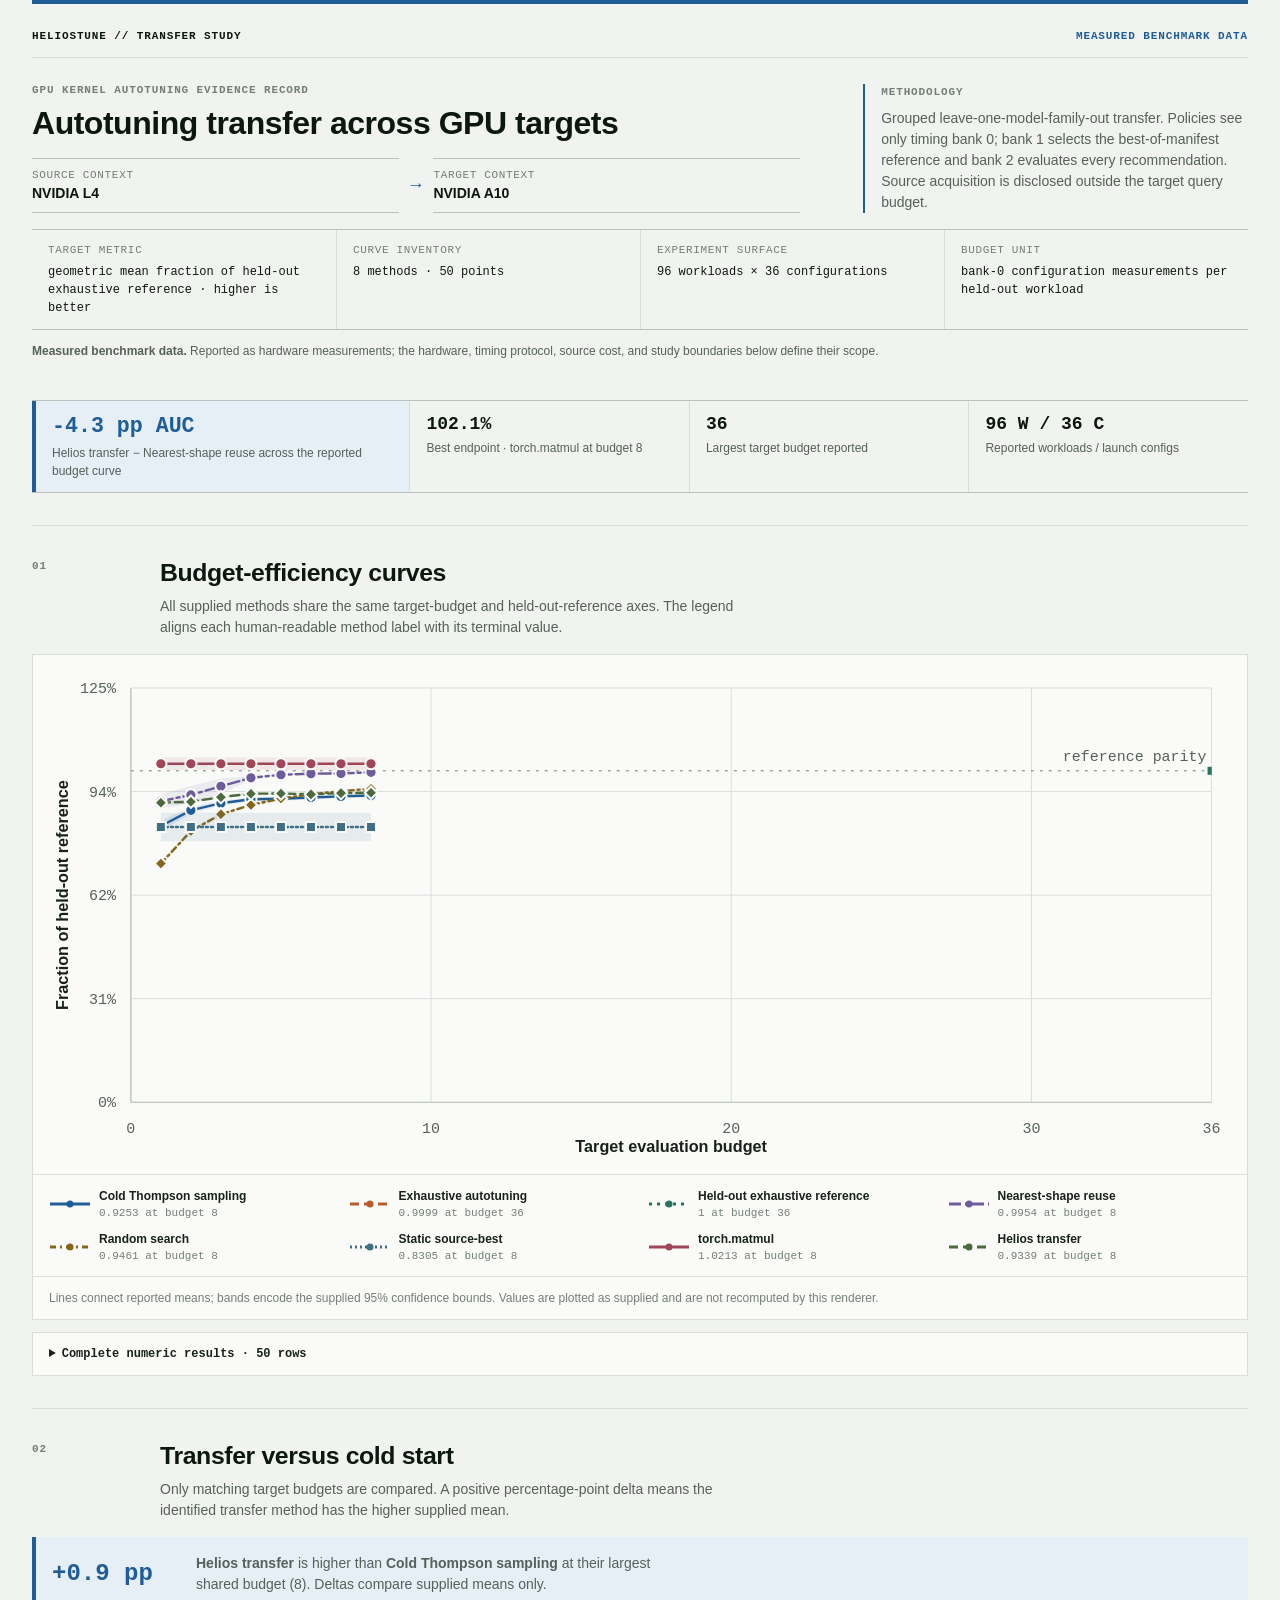
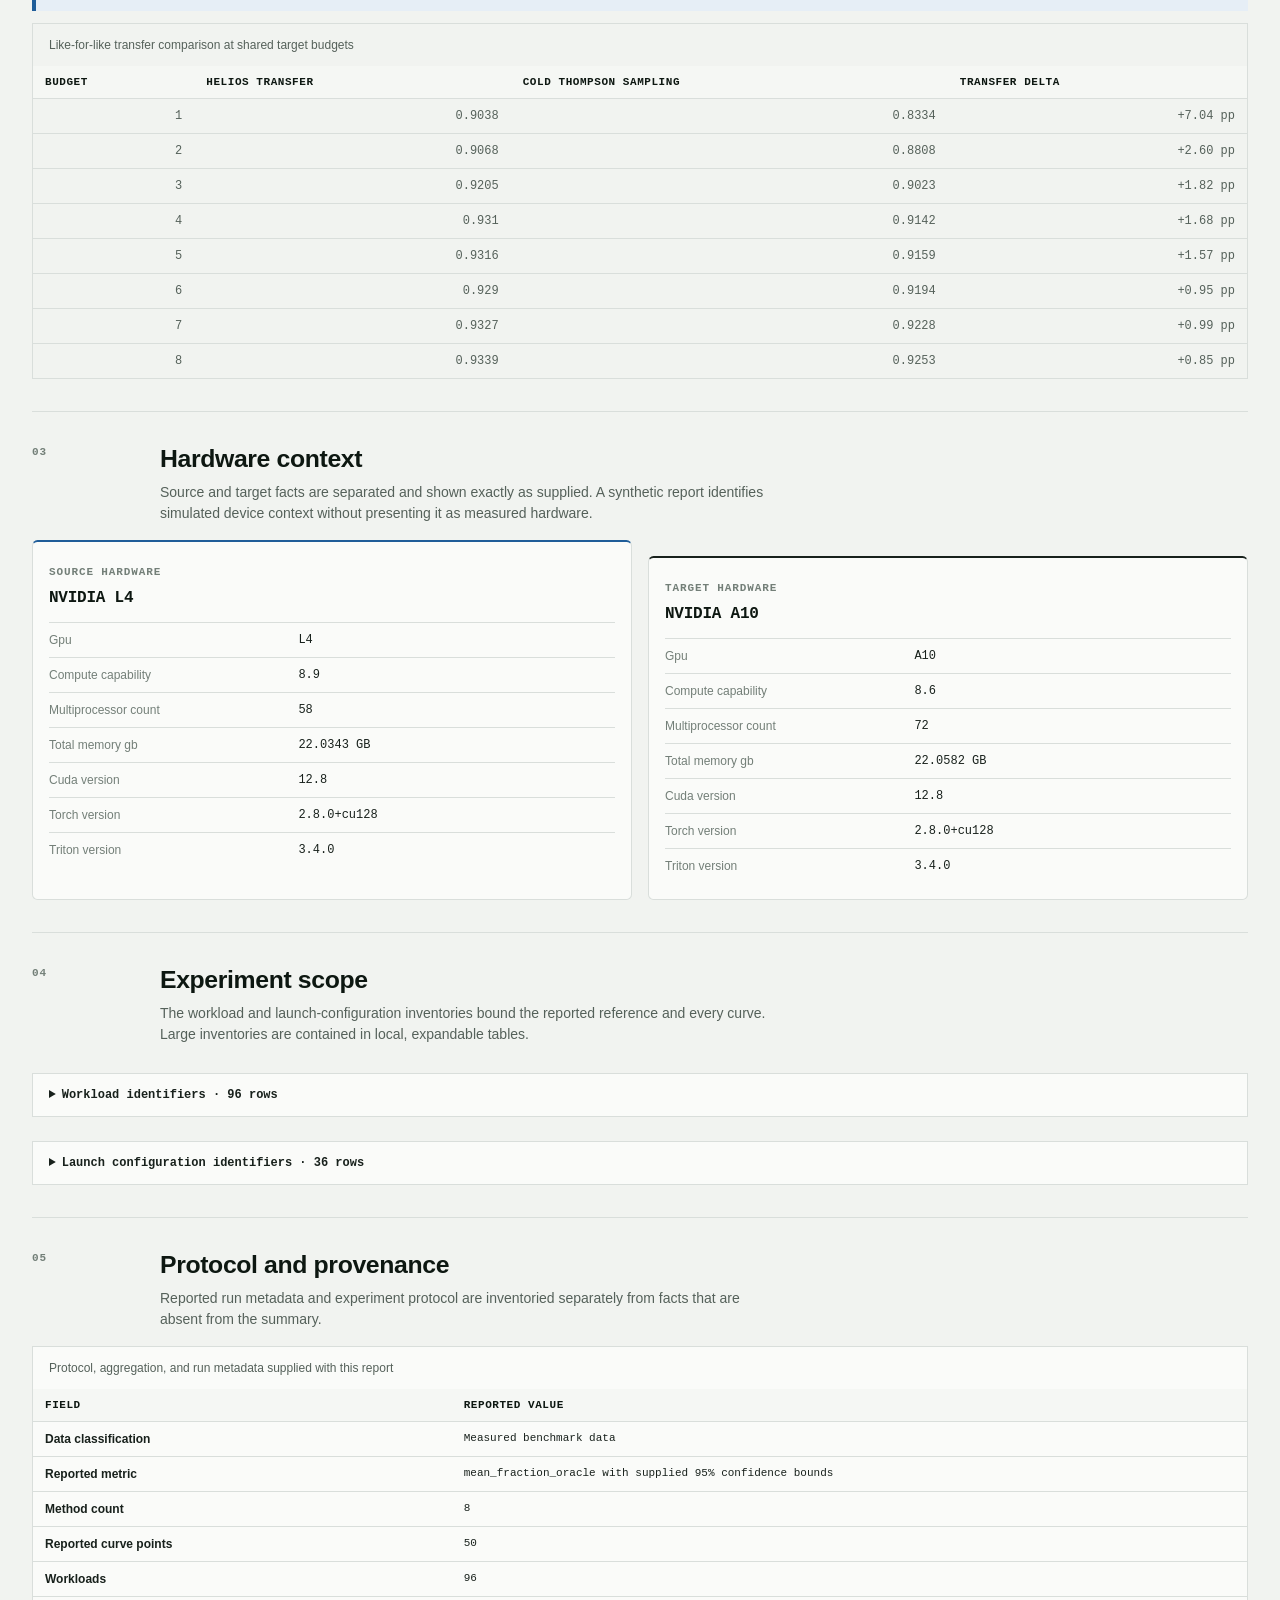
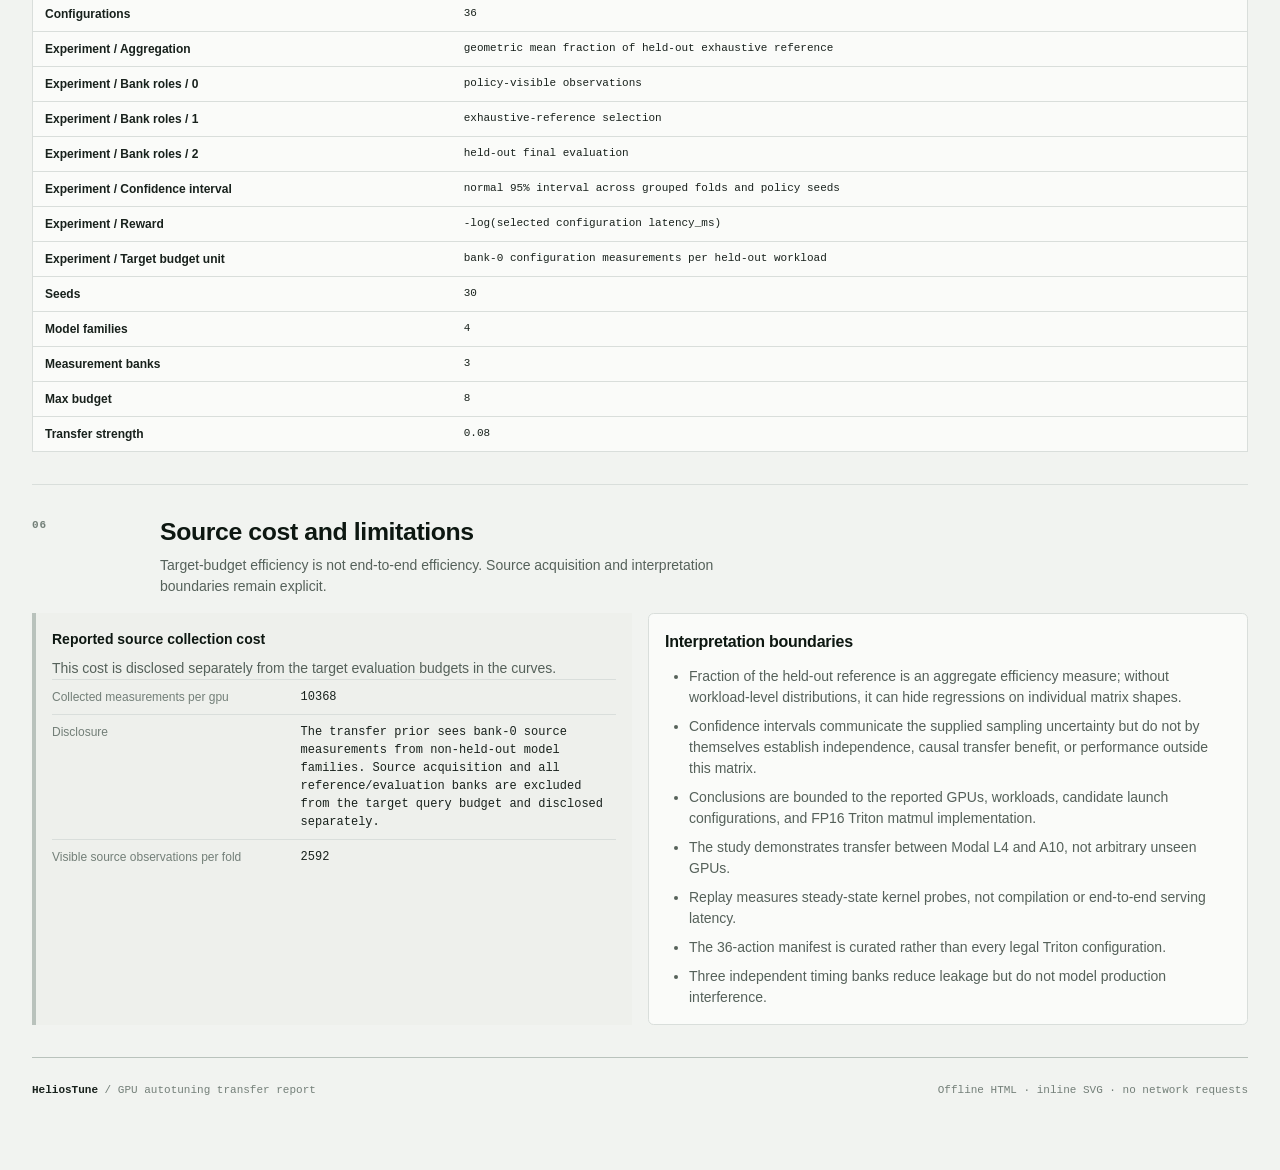
<file: site/v1.html>
<!doctype html><html lang="en"><head><meta charset="utf-8"><meta name="viewport" content="width=device-width, initial-scale=1"><meta name="color-scheme" content="light"><title>HeliosTune transfer report · NVIDIA L4 → NVIDIA A10</title><style>
:root {
  color-scheme: light;
  --canvas: #f1f3f0;
  --paper: #fafbf9;
  --paper-muted: #f5f7f4;
  --ink: #18211c;
  --ink-strong: #0d1711;
  --muted: #55615a;
  --subtle: #737f78;
  --line: #d9dedb;
  --line-strong: #b9c2bc;
  --accent: #1f5d99;
  --accent-soft: #e6eef6;
  --note: #eef0ec;
  --negative: #8f3f35;
  --series-0: #1f5d99;
  --series-1: #b85c2d;
  --series-2: #287460;
  --series-3: #6e5b9c;
  --series-4: #85651c;
  --series-5: #3f6f86;
  --series-6: #a04658;
  --series-7: #4c6a3d;
  --series-8: #715047;
  --series-9: #52657d;
  --font-sans: "IBM Plex Sans", Aptos, "Segoe UI", "Helvetica Neue", sans-serif;
  --font-mono: "IBM Plex Mono", "SFMono-Regular", "Cascadia Code", Consolas, monospace;
  --text-2xs: 0.6875rem;
  --text-xs: 0.75rem;
  --text-sm: 0.875rem;
  --text-md: 1rem;
  --text-lg: 1.125rem;
  --text-title: clamp(1.6rem, 2.5vw, 2.15rem);
  --space-1: 0.25rem;
  --space-2: 0.5rem;
  --space-3: 0.75rem;
  --space-4: 1rem;
  --space-5: 1.5rem;
  --space-6: 2rem;
  --space-7: 3rem;
  --space-8: 4rem;
  --radius-sm: 0.2rem;
  --radius-md: 0.35rem;
  --page-max: 80rem;
  --chart-min: 44rem;
  --focus-ring: 0 0 0 0.1875rem rgba(31, 93, 153, 0.24);
}

* { box-sizing: border-box; }
html { background: var(--canvas); }
body {
  margin: 0;
  min-width: 0;
  background: var(--canvas);
  color: var(--ink);
  font-family: var(--font-sans);
  font-size: var(--text-md);
  line-height: 1.5;
}
a {
  color: var(--accent);
  text-decoration-thickness: 0.0625rem;
  text-underline-offset: var(--space-1);
}
a:focus-visible, summary:focus-visible {
  outline: none;
  box-shadow: var(--focus-ring);
}
.skip-link {
  position: fixed;
  inset: var(--space-3) auto auto var(--space-3);
  z-index: 20;
  padding: var(--space-2) var(--space-3);
  background: var(--ink-strong);
  color: var(--paper);
  transform: translateY(-160%);
}
.skip-link:focus { transform: translateY(0); }
.page {
  width: 100%;
  max-width: var(--page-max);
  margin: 0 auto;
  padding: 0 var(--space-6) var(--space-7);
}
.report-header {
  padding: var(--space-5) 0 var(--space-4);
  border-top: var(--space-1) solid var(--accent);
}
.utility-rail {
  display: flex;
  align-items: center;
  justify-content: space-between;
  gap: var(--space-4);
  padding-bottom: var(--space-3);
  border-bottom: 1px solid var(--line);
  color: var(--subtle);
  font-family: var(--font-mono);
  font-size: var(--text-2xs);
  letter-spacing: 0.08em;
  text-transform: uppercase;
}
.project-lockup { color: var(--ink-strong); font-weight: 700; }
.data-flag {
  color: var(--accent);
  font-weight: 700;
  text-align: right;
}
.identity-layout {
  display: grid;
  grid-template-columns: minmax(0, 1.35fr) minmax(18rem, 0.65fr);
  gap: var(--space-6);
  align-items: end;
  padding: var(--space-5) 0 var(--space-4);
}
.identity-layout > * { min-width: 0; }
.kicker, .micro-label, .section-number, .hardware-role {
  margin: 0;
  color: var(--subtle);
  font-family: var(--font-mono);
  font-size: var(--text-2xs);
  font-weight: 700;
  letter-spacing: 0.08em;
  text-transform: uppercase;
}
h1, h2, h3 {
  margin-top: 0;
  color: var(--ink-strong);
  letter-spacing: -0.015em;
}
h1 {
  max-width: 34ch;
  margin: var(--space-2) 0 var(--space-4);
  font-size: var(--text-title);
  font-weight: 680;
  line-height: 1.12;
}
h2 {
  margin-bottom: var(--space-2);
  font-size: clamp(1.25rem, 2vw, 1.55rem);
  font-weight: 680;
  line-height: 1.2;
}
h3 {
  margin-bottom: var(--space-3);
  font-size: var(--text-md);
  font-weight: 680;
}
.route {
  display: grid;
  grid-template-columns: minmax(0, 1fr) auto minmax(0, 1fr);
  gap: var(--space-3);
  align-items: center;
  max-width: 48rem;
}
.route-node {
  min-width: 0;
  padding: var(--space-2) 0;
  border-block: 1px solid var(--line-strong);
}
.route-node span {
  display: block;
  color: var(--subtle);
  font-family: var(--font-mono);
  font-size: var(--text-2xs);
  letter-spacing: 0.06em;
  text-transform: uppercase;
}
.route-node strong {
  display: block;
  overflow-wrap: anywhere;
  color: var(--ink-strong);
  font-size: var(--text-sm);
  font-weight: 650;
}
.route-arrow {
  color: var(--accent);
  font-family: var(--font-mono);
  font-size: var(--text-lg);
}
.method-note {
  padding-left: var(--space-4);
  border-left: 2px solid var(--accent);
}
.method-note p { margin: 0; }
.method-note .method-copy {
  margin-top: var(--space-2);
  color: var(--muted);
  font-size: var(--text-sm);
}
.meta-strip {
  display: grid;
  grid-template-columns: repeat(4, minmax(0, 1fr));
  margin: 0;
  border-block: 1px solid var(--line-strong);
}
.meta-strip div {
  min-width: 0;
  padding: var(--space-3) var(--space-4);
  border-left: 1px solid var(--line);
}
.meta-strip div:first-child { border-left: 0; }
.meta-strip dt {
  color: var(--subtle);
  font-family: var(--font-mono);
  font-size: var(--text-2xs);
  letter-spacing: 0.06em;
  text-transform: uppercase;
}
.meta-strip dd {
  margin: var(--space-1) 0 0;
  overflow-wrap: anywhere;
  color: var(--ink-strong);
  font-family: var(--font-mono);
  font-size: var(--text-xs);
}
.status-copy {
  margin: var(--space-3) 0 0;
  color: var(--muted);
  font-size: var(--text-xs);
}
.result-strip {
  display: grid;
  grid-template-columns: minmax(14rem, 1.35fr) repeat(3, minmax(0, 1fr));
  margin: var(--space-5) 0 var(--space-6);
  border-block: 1px solid var(--line-strong);
}
.result {
  min-width: 0;
  padding: var(--space-3) var(--space-4);
  border-left: 1px solid var(--line);
}
.result:first-child {
  border-left: var(--space-1) solid var(--accent);
  background: var(--accent-soft);
}
.result-value {
  display: block;
  margin-bottom: var(--space-1);
  overflow-wrap: anywhere;
  color: var(--ink-strong);
  font-family: var(--font-mono);
  font-size: var(--text-lg);
  font-weight: 700;
  line-height: 1.25;
}
.result:first-child .result-value { color: var(--accent); font-size: 1.35rem; }
.result-label { display: block; color: var(--muted); font-size: var(--text-xs); }
.section {
  min-width: 0;
  padding: var(--space-6) 0;
  border-top: 1px solid var(--line);
}
.section-head {
  display: grid;
  grid-template-columns: 7rem minmax(0, 1fr);
  gap: var(--space-4);
  margin-bottom: var(--space-4);
}
.section-head > * { min-width: 0; }
.section-copy {
  max-width: 78ch;
  margin: 0;
  color: var(--muted);
  font-size: var(--text-sm);
}
.panel {
  min-width: 0;
  padding: var(--space-4);
  border: 1px solid var(--line);
  background: var(--paper);
  border-radius: var(--radius-md);
}
.panel + .panel { margin-top: var(--space-4); }
.chart-frame {
  min-width: 0;
  margin: 0;
  border: 1px solid var(--line);
  background: var(--paper);
}
.chart-scroll {
  width: 100%;
  max-width: 100%;
  overflow-x: auto;
  overscroll-behavior-inline: contain;
  padding: var(--space-2) var(--space-2) 0;
  scrollbar-color: var(--line-strong) var(--paper-muted);
}
.chart-scroll svg {
  display: block;
  width: 100%;
  min-width: var(--chart-min);
  height: auto;
}
.chart-grid {
  stroke: var(--line);
  stroke-width: 1;
  vector-effect: non-scaling-stroke;
}
.chart-axis {
  stroke: var(--line-strong);
  stroke-width: 1.2;
  vector-effect: non-scaling-stroke;
}
.chart-text {
  fill: var(--muted);
  font-family: var(--font-mono);
  font-size: 12px;
}
.chart-label {
  fill: var(--ink);
  font-family: var(--font-sans);
  font-size: 13px;
  font-weight: 650;
}
.oracle-line {
  stroke: var(--subtle);
  stroke-dasharray: 3 6;
  vector-effect: non-scaling-stroke;
}
.series-line {
  fill: none;
  stroke-width: 2.4;
  stroke-linecap: round;
  stroke-linejoin: round;
  vector-effect: non-scaling-stroke;
}
.series-band { stroke: none; opacity: 0.11; }
.series-point {
  stroke: var(--paper);
  stroke-width: 1.6;
  vector-effect: non-scaling-stroke;
}
.method-legend {
  display: grid;
  grid-template-columns: repeat(auto-fit, minmax(14rem, 1fr));
  gap: var(--space-2) var(--space-4);
  margin: 0;
  padding: var(--space-3) var(--space-4);
  border-top: 1px solid var(--line);
  list-style: none;
}
.method-legend li {
  display: grid;
  grid-template-columns: auto minmax(0, 1fr);
  gap: var(--space-2);
  align-items: center;
  min-width: 0;
  color: var(--muted);
  font-size: var(--text-xs);
}
.method-legend svg { flex: 0 0 auto; }
.method-legend strong {
  display: block;
  overflow-wrap: anywhere;
  color: var(--ink);
  font-weight: 650;
}
.legend-endpoint {
  display: block;
  color: var(--subtle);
  font-family: var(--font-mono);
  font-size: var(--text-2xs);
}
figcaption {
  padding: var(--space-3) var(--space-4);
  border-top: 1px solid var(--line);
  color: var(--subtle);
  font-size: var(--text-xs);
}
.data-disclosure {
  min-width: 0;
  margin-top: var(--space-3);
  border: 1px solid var(--line);
  background: var(--paper);
}
.data-disclosure summary {
  cursor: pointer;
  padding: var(--space-3) var(--space-4);
  color: var(--ink);
  font-family: var(--font-mono);
  font-size: var(--text-xs);
  font-weight: 650;
}
.data-disclosure[open] summary { border-bottom: 1px solid var(--line); }
.table-wrap {
  width: 100%;
  max-width: 100%;
  overflow-x: auto;
  overscroll-behavior-inline: contain;
  scrollbar-color: var(--line-strong) var(--paper-muted);
}
.panel-table {
  border: 1px solid var(--line);
  background: var(--paper);
}
table {
  width: max-content;
  min-width: 100%;
  border-collapse: collapse;
  font-variant-numeric: tabular-nums;
}
caption {
  padding: var(--space-3) var(--space-4);
  color: var(--muted);
  font-size: var(--text-xs);
  text-align: left;
}
th, td {
  padding: var(--space-2) var(--space-3);
  border-bottom: 1px solid var(--line);
  text-align: left;
  vertical-align: top;
}
th {
  background: var(--paper-muted);
  color: var(--ink-strong);
  font-family: var(--font-mono);
  font-size: var(--text-2xs);
  letter-spacing: 0.05em;
  text-transform: uppercase;
}
td { color: var(--muted); font-size: var(--text-xs); }
tbody tr:last-child td { border-bottom: 0; }
tbody tr:hover td { background: var(--accent-soft); color: var(--ink); }
.numeric {
  text-align: right;
  font-family: var(--font-mono);
  white-space: nowrap;
}
.method-name { color: var(--ink); font-weight: 650; }
.identifier {
  min-width: 24rem;
  max-width: 44rem;
  overflow-wrap: anywhere;
  font-family: var(--font-mono);
  font-size: var(--text-2xs);
}
.provenance-value {
  min-width: 18rem;
  max-width: 48rem;
  overflow-wrap: anywhere;
  color: var(--ink);
  font-family: var(--font-mono);
  font-size: var(--text-2xs);
  white-space: normal;
}
.hardware-grid, .split-grid {
  display: grid;
  grid-template-columns: repeat(2, minmax(0, 1fr));
  gap: var(--space-4);
}
.hardware-sheet { border-top: 2px solid var(--accent); }
.hardware-sheet.target { border-top-color: var(--ink); }
.hardware-name {
  margin: var(--space-1) 0 var(--space-3);
  overflow-wrap: anywhere;
  font-family: var(--font-mono);
  font-size: var(--text-md);
  font-weight: 650;
}
.fact-list { margin: 0; }
.fact-list div {
  display: grid;
  grid-template-columns: minmax(8rem, 0.75fr) minmax(0, 1fr);
  gap: var(--space-3);
  padding: var(--space-2) 0;
  border-top: 1px solid var(--line);
}
.fact-list dt { color: var(--subtle); font-size: var(--text-xs); }
.fact-list dd {
  margin: 0;
  overflow-wrap: anywhere;
  color: var(--ink);
  font-family: var(--font-mono);
  font-size: var(--text-xs);
}
.comparison-lead {
  display: grid;
  grid-template-columns: minmax(8rem, auto) minmax(0, 1fr);
  gap: var(--space-4);
  align-items: center;
  padding: var(--space-4);
  border-left: var(--space-1) solid var(--accent);
  background: var(--accent-soft);
}
.delta {
  color: var(--accent);
  font-family: var(--font-mono);
  font-size: 1.5rem;
  font-weight: 700;
  line-height: 1;
}
.delta.negative { color: var(--negative); }
.delta-context { max-width: 62ch; color: var(--muted); font-size: var(--text-sm); }
.comparison-lead + .table-wrap { margin-top: var(--space-3); border: 1px solid var(--line); }
.disclosure {
  padding: var(--space-4);
  border-left: var(--space-1) solid var(--line-strong);
  background: var(--note);
  color: var(--muted);
  font-size: var(--text-sm);
}
.disclosure strong { color: var(--ink-strong); }
.disclosure p { margin: var(--space-2) 0 0; }
.empty-state {
  padding: var(--space-4);
  border: 1px dashed var(--line-strong);
  color: var(--muted);
  background: var(--paper-muted);
  font-size: var(--text-sm);
}
.matrix-stack { display: grid; gap: var(--space-3); }
.limitations {
  margin: 0;
  padding-left: var(--space-5);
  color: var(--muted);
  font-size: var(--text-sm);
}
.limitations li + li { margin-top: var(--space-2); }
.footer {
  display: flex;
  justify-content: space-between;
  gap: var(--space-4);
  padding: var(--space-5) 0;
  border-top: 1px solid var(--line-strong);
  color: var(--subtle);
  font-family: var(--font-mono);
  font-size: var(--text-2xs);
}
.footer strong { color: var(--ink); }

@media (max-width: 62rem) {
  .identity-layout { grid-template-columns: 1fr; gap: var(--space-4); }
  .method-note { max-width: 52rem; }
  .result-strip { grid-template-columns: repeat(2, minmax(0, 1fr)); }
  .result:nth-child(odd) { border-left: 0; }
  .result:first-child { border-left: var(--space-1) solid var(--accent); }
  .result:nth-child(n + 3) { border-top: 1px solid var(--line); }
}
@media (max-width: 44rem) {
  .page { padding-inline: var(--space-4); }
  .report-header { padding-top: var(--space-4); }
  .utility-rail { align-items: flex-start; }
  .identity-layout { padding-block: var(--space-4); }
  .meta-strip { grid-template-columns: repeat(2, minmax(0, 1fr)); }
  .meta-strip div:nth-child(odd) { border-left: 0; }
  .meta-strip div:nth-child(n + 3) { border-top: 1px solid var(--line); }
  .result-strip { grid-template-columns: 1fr; margin-bottom: var(--space-5); }
  .result { border-left: 0; border-top: 1px solid var(--line); }
  .result:first-child { grid-column: auto; border-top: 0; border-left: var(--space-1) solid var(--accent); }
  .section { padding-block: var(--space-5); }
  .section-head { grid-template-columns: 1fr; gap: var(--space-1); }
  .hardware-grid, .split-grid { grid-template-columns: 1fr; }
  .comparison-lead { grid-template-columns: 1fr; gap: var(--space-2); }
  .footer { flex-direction: column; }
}
@media (max-width: 25rem) {
  .utility-rail { flex-direction: column; gap: var(--space-2); }
  .data-flag { text-align: left; }
  .route { gap: var(--space-2); }
  .meta-strip { grid-template-columns: 1fr; }
  .meta-strip div, .meta-strip div:nth-child(odd) { border-left: 0; border-top: 1px solid var(--line); }
  .meta-strip div:first-child { border-top: 0; }
  .fact-list div { grid-template-columns: 1fr; gap: var(--space-1); }
}
@media print {
  body, html { background: var(--paper); }
  .page { max-width: none; padding: 0; }
  .chart-scroll, .table-wrap { overflow: visible; }
  .chart-scroll svg { min-width: 0; }
  details:not([open]) > *:not(summary) { display: block; }
  .section, .panel, .chart-frame, table { break-inside: avoid; }
}
</style></head><body><a class="skip-link" href="#main">Skip to results</a><div class="page"><header class="report-header"><div class="utility-rail"><span class="project-lockup">HeliosTune // transfer study</span><span class="data-flag">Measured benchmark data</span></div><div class="identity-layout"><div><p class="kicker">GPU kernel autotuning evidence record</p><h1>Autotuning transfer across GPU targets</h1><div class="route" aria-label="Transfer direction from NVIDIA L4 to NVIDIA A10"><div class="route-node"><span>Source context</span><strong>NVIDIA L4</strong></div><span class="route-arrow" aria-hidden="true">→</span><div class="route-node"><span>Target context</span><strong>NVIDIA A10</strong></div></div></div><aside class="method-note" aria-label="Methodology summary"><p class="micro-label">Methodology</p><p class="method-copy">Grouped leave-one-model-family-out transfer. Policies see only timing bank 0; bank 1 selects the best-of-manifest reference and bank 2 evaluates every recommendation. Source acquisition is disclosed outside the target query budget.</p></aside></div><dl class="meta-strip"><div><dt>Target metric</dt><dd>geometric mean fraction of held-out exhaustive reference · higher is better</dd></div><div><dt>Curve inventory</dt><dd>8 methods · 50 points</dd></div><div><dt>Experiment surface</dt><dd>96 workloads × 36 configurations</dd></div><div><dt>Budget unit</dt><dd>bank-0 configuration measurements per held-out workload</dd></div></dl><p class="status-copy"><strong>Measured benchmark data.</strong> Reported as hardware measurements; the hardware, timing protocol, source cost, and study boundaries below define their scope.</p></header><main id="main"><div class="result-strip" aria-label="Primary reported results"><div class="result"><span class="result-value">-4.3 pp AUC</span><span class="result-label">Helios transfer − Nearest-shape reuse across the reported budget curve</span></div><div class="result"><span class="result-value">102.1%</span><span class="result-label">Best endpoint · torch.matmul at budget 8</span></div><div class="result"><span class="result-value">36</span><span class="result-label">Largest target budget reported</span></div><div class="result"><span class="result-value">96 W / 36 C</span><span class="result-label">Reported workloads / launch configs</span></div></div><section class="section" aria-labelledby="section-01"><header class="section-head"><p class="section-number">01</p><div><h2 id="section-01">Budget-efficiency curves</h2><p class="section-copy">All supplied methods share the same target-budget and held-out-reference axes. The legend aligns each human-readable method label with its terminal value.</p></div></header><figure class="chart-frame"><div class="chart-scroll"><svg viewBox="0 0 960 410" role="img" aria-labelledby="curve-title curve-desc"><title id="curve-title">Budget efficiency by tuning method</title><desc id="curve-desc">Mean fraction of the held-out reference by target evaluation budget. Shaded regions show supplied 95 percent confidence intervals.</desc><defs><clipPath id="plot-clip"><rect x="72" y="20" width="866" height="332" /></clipPath></defs><line class="chart-grid" x1="72" x2="938" y1="352.00" y2="352.00" /><text class="chart-text" x="60" y="356.00" text-anchor="end">0%</text><line class="chart-grid" x1="72" x2="938" y1="269.00" y2="269.00" /><text class="chart-text" x="60" y="273.00" text-anchor="end">31%</text><line class="chart-grid" x1="72" x2="938" y1="186.00" y2="186.00" /><text class="chart-text" x="60" y="190.00" text-anchor="end">62%</text><line class="chart-grid" x1="72" x2="938" y1="103.00" y2="103.00" /><text class="chart-text" x="60" y="107.00" text-anchor="end">94%</text><line class="chart-grid" x1="72" x2="938" y1="20.00" y2="20.00" /><text class="chart-text" x="60" y="24.00" text-anchor="end">125%</text><line class="chart-grid" x1="72.00" x2="72.00" y1="20" y2="352" /><text class="chart-text" x="72.00" y="377" text-anchor="middle">0</text><line class="chart-grid" x1="312.56" x2="312.56" y1="20" y2="352" /><text class="chart-text" x="312.56" y="377" text-anchor="middle">10</text><line class="chart-grid" x1="553.11" x2="553.11" y1="20" y2="352" /><text class="chart-text" x="553.11" y="377" text-anchor="middle">20</text><line class="chart-grid" x1="793.67" x2="793.67" y1="20" y2="352" /><text class="chart-text" x="793.67" y="377" text-anchor="middle">30</text><line class="chart-grid" x1="938.00" x2="938.00" y1="20" y2="352" /><text class="chart-text" x="938.00" y="377" text-anchor="middle">36</text><line class="oracle-line" x1="72" x2="938" y1="86.40" y2="86.40" /><text class="chart-text" x="934" y="78.40" text-anchor="end">reference parity</text><line class="chart-axis" x1="72" x2="72" y1="20" y2="352" /><line class="chart-axis" x1="72" x2="938" y1="352" y2="352" /><text class="chart-label" x="505.00" y="392" text-anchor="middle">Target evaluation budget</text><text class="chart-label" x="22" y="186.00" text-anchor="middle" transform="rotate(-90 22 186.00)">Fraction of held-out reference</text><g clip-path="url(#plot-clip)"><path class="series-band" d="M 96.06 126.63 L 120.11 115.18 L 144.17 110.40 L 168.22 107.54 L 192.28 107.15 L 216.33 106.28 L 240.39 105.56 L 264.44 104.93 L 264.44 107.53 L 240.39 108.24 L 216.33 109.33 L 192.28 110.33 L 168.22 110.84 L 144.17 114.29 L 120.11 120.91 L 96.06 134.69 Z" fill="var(--series-0)" /><path class="series-line" d="M 96.06 130.66 L 120.11 118.05 L 144.17 112.35 L 168.22 109.19 L 192.28 108.74 L 216.33 107.80 L 240.39 106.90 L 264.44 106.23" stroke="var(--series-0)" /><g class="series-point" fill="var(--series-0)"><title>Cold Thompson sampling: budget 1, mean 0.8334, 95% CI 0.8182 to 0.8485</title><circle cx="96.06" cy="130.66" r="4.5" /></g><g class="series-point" fill="var(--series-0)"><title>Cold Thompson sampling: budget 2, mean 0.8808, 95% CI 0.87 to 0.8916</title><circle cx="120.11" cy="118.05" r="4.5" /></g><g class="series-point" fill="var(--series-0)"><title>Cold Thompson sampling: budget 3, mean 0.9023, 95% CI 0.895 to 0.9096</title><circle cx="144.17" cy="112.35" r="4.5" /></g><g class="series-point" fill="var(--series-0)"><title>Cold Thompson sampling: budget 4, mean 0.9142, 95% CI 0.908 to 0.9204</title><circle cx="168.22" cy="109.19" r="4.5" /></g><g class="series-point" fill="var(--series-0)"><title>Cold Thompson sampling: budget 5, mean 0.9159, 95% CI 0.9099 to 0.9219</title><circle cx="192.28" cy="108.74" r="4.5" /></g><g class="series-point" fill="var(--series-0)"><title>Cold Thompson sampling: budget 6, mean 0.9194, 95% CI 0.9137 to 0.9252</title><circle cx="216.33" cy="107.80" r="4.5" /></g><g class="series-point" fill="var(--series-0)"><title>Cold Thompson sampling: budget 7, mean 0.9228, 95% CI 0.9178 to 0.9279</title><circle cx="240.39" cy="106.90" r="4.5" /></g><g class="series-point" fill="var(--series-0)"><title>Cold Thompson sampling: budget 8, mean 0.9253, 95% CI 0.9204 to 0.9302</title><circle cx="264.44" cy="106.23" r="4.5" /></g><path class="series-band" d="M 938.00 85.75 L 938.00 87.12 Z" fill="var(--series-1)" /><path class="series-line" d="M 938.00 86.44" stroke="var(--series-1)" stroke-dasharray="9 5" /><g class="series-point" fill="var(--series-1)"><title>Exhaustive autotuning: budget 36, mean 0.9999, 95% CI 0.9973 to 1.0024</title><polygon points="938.00,81.44 943.00,86.44 938.00,91.44 933.00,86.44" /></g><path class="series-band" d="M 938.00 86.40 L 938.00 86.40 Z" fill="var(--series-2)" /><path class="series-line" d="M 938.00 86.40" stroke="var(--series-2)" stroke-dasharray="3 5" /><g class="series-point" fill="var(--series-2)"><title>Held-out exhaustive reference: budget 36, mean 1, 95% CI 1 to 1</title><rect x="934.00" y="82.40" width="8" height="8" /></g><path class="series-band" d="M 96.06 105.02 L 120.11 98.64 L 144.17 92.60 L 168.22 90.60 L 192.28 89.22 L 216.33 87.71 L 240.39 87.38 L 264.44 86.75 L 264.44 88.48 L 240.39 89.57 L 216.33 89.62 L 192.28 89.88 L 168.22 93.40 L 144.17 105.09 L 120.11 112.75 L 96.06 116.44 Z" fill="var(--series-3)" /><path class="series-line" d="M 96.06 110.73 L 120.11 105.70 L 144.17 98.84 L 168.22 92.00 L 192.28 89.55 L 216.33 88.66 L 240.39 88.47 L 264.44 87.62" stroke="var(--series-3)" stroke-dasharray="12 4 3 4" /><g class="series-point" fill="var(--series-3)"><title>Nearest-shape reuse: budget 1, mean 0.9084, 95% CI 0.8869 to 0.9299</title><circle cx="96.06" cy="110.73" r="4.5" /></g><g class="series-point" fill="var(--series-3)"><title>Nearest-shape reuse: budget 2, mean 0.9273, 95% CI 0.9008 to 0.9539</title><circle cx="120.11" cy="105.70" r="4.5" /></g><g class="series-point" fill="var(--series-3)"><title>Nearest-shape reuse: budget 3, mean 0.9532, 95% CI 0.9296 to 0.9767</title><circle cx="144.17" cy="98.84" r="4.5" /></g><g class="series-point" fill="var(--series-3)"><title>Nearest-shape reuse: budget 4, mean 0.9789, 95% CI 0.9736 to 0.9842</title><circle cx="168.22" cy="92.00" r="4.5" /></g><g class="series-point" fill="var(--series-3)"><title>Nearest-shape reuse: budget 5, mean 0.9882, 95% CI 0.9869 to 0.9894</title><circle cx="192.28" cy="89.55" r="4.5" /></g><g class="series-point" fill="var(--series-3)"><title>Nearest-shape reuse: budget 6, mean 0.9915, 95% CI 0.9879 to 0.9951</title><circle cx="216.33" cy="88.66" r="4.5" /></g><g class="series-point" fill="var(--series-3)"><title>Nearest-shape reuse: budget 7, mean 0.9922, 95% CI 0.9881 to 0.9963</title><circle cx="240.39" cy="88.47" r="4.5" /></g><g class="series-point" fill="var(--series-3)"><title>Nearest-shape reuse: budget 8, mean 0.9954, 95% CI 0.9922 to 0.9987</title><circle cx="264.44" cy="87.62" r="4.5" /></g><path class="series-band" d="M 96.06 158.61 L 120.11 132.93 L 144.17 119.75 L 168.22 112.54 L 192.28 107.65 L 216.33 104.26 L 240.39 101.93 L 264.44 99.98 L 264.44 101.44 L 240.39 103.53 L 216.33 105.95 L 192.28 109.57 L 168.22 114.98 L 144.17 122.64 L 120.11 136.43 L 96.06 162.82 Z" fill="var(--series-4)" /><path class="series-line" d="M 96.06 160.72 L 120.11 134.68 L 144.17 121.19 L 168.22 113.76 L 192.28 108.61 L 216.33 105.10 L 240.39 102.73 L 264.44 100.71" stroke="var(--series-4)" stroke-dasharray="6 4 2 4" /><g class="series-point" fill="var(--series-4)"><title>Random search: budget 1, mean 0.7202, 95% CI 0.7123 to 0.7281</title><polygon points="96.06,155.72 101.06,160.72 96.06,165.72 91.06,160.72" /></g><g class="series-point" fill="var(--series-4)"><title>Random search: budget 2, mean 0.8182, 95% CI 0.8116 to 0.8248</title><polygon points="120.11,129.68 125.11,134.68 120.11,139.68 115.11,134.68" /></g><g class="series-point" fill="var(--series-4)"><title>Random search: budget 3, mean 0.869, 95% CI 0.8636 to 0.8745</title><polygon points="144.17,116.19 149.17,121.19 144.17,126.19 139.17,121.19" /></g><g class="series-point" fill="var(--series-4)"><title>Random search: budget 4, mean 0.897, 95% CI 0.8924 to 0.9016</title><polygon points="168.22,108.76 173.22,113.76 168.22,118.76 163.22,113.76" /></g><g class="series-point" fill="var(--series-4)"><title>Random search: budget 5, mean 0.9164, 95% CI 0.9128 to 0.92</title><polygon points="192.28,103.61 197.28,108.61 192.28,113.61 187.28,108.61" /></g><g class="series-point" fill="var(--series-4)"><title>Random search: budget 6, mean 0.9296, 95% CI 0.9264 to 0.9328</title><polygon points="216.33,100.10 221.33,105.10 216.33,110.10 211.33,105.10" /></g><g class="series-point" fill="var(--series-4)"><title>Random search: budget 7, mean 0.9385, 95% CI 0.9355 to 0.9415</title><polygon points="240.39,97.73 245.39,102.73 240.39,107.73 235.39,102.73" /></g><g class="series-point" fill="var(--series-4)"><title>Random search: budget 8, mean 0.9461, 95% CI 0.9434 to 0.9489</title><polygon points="264.44,95.71 269.44,100.71 264.44,105.71 259.44,100.71" /></g><path class="series-band" d="M 96.06 119.95 L 120.11 119.95 L 144.17 119.95 L 168.22 119.95 L 192.28 119.95 L 216.33 119.95 L 240.39 119.95 L 264.44 119.95 L 264.44 142.89 L 240.39 142.89 L 216.33 142.89 L 192.28 142.89 L 168.22 142.89 L 144.17 142.89 L 120.11 142.89 L 96.06 142.89 Z" fill="var(--series-5)" /><path class="series-line" d="M 96.06 131.42 L 120.11 131.42 L 144.17 131.42 L 168.22 131.42 L 192.28 131.42 L 216.33 131.42 L 240.39 131.42 L 264.44 131.42" stroke="var(--series-5)" stroke-dasharray="2 3" /><g class="series-point" fill="var(--series-5)"><title>Static source-best: budget 1, mean 0.8305, 95% CI 0.7873 to 0.8737</title><rect x="92.06" y="127.42" width="8" height="8" /></g><g class="series-point" fill="var(--series-5)"><title>Static source-best: budget 2, mean 0.8305, 95% CI 0.7873 to 0.8737</title><rect x="116.11" y="127.42" width="8" height="8" /></g><g class="series-point" fill="var(--series-5)"><title>Static source-best: budget 3, mean 0.8305, 95% CI 0.7873 to 0.8737</title><rect x="140.17" y="127.42" width="8" height="8" /></g><g class="series-point" fill="var(--series-5)"><title>Static source-best: budget 4, mean 0.8305, 95% CI 0.7873 to 0.8737</title><rect x="164.22" y="127.42" width="8" height="8" /></g><g class="series-point" fill="var(--series-5)"><title>Static source-best: budget 5, mean 0.8305, 95% CI 0.7873 to 0.8737</title><rect x="188.28" y="127.42" width="8" height="8" /></g><g class="series-point" fill="var(--series-5)"><title>Static source-best: budget 6, mean 0.8305, 95% CI 0.7873 to 0.8737</title><rect x="212.33" y="127.42" width="8" height="8" /></g><g class="series-point" fill="var(--series-5)"><title>Static source-best: budget 7, mean 0.8305, 95% CI 0.7873 to 0.8737</title><rect x="236.39" y="127.42" width="8" height="8" /></g><g class="series-point" fill="var(--series-5)"><title>Static source-best: budget 8, mean 0.8305, 95% CI 0.7873 to 0.8737</title><rect x="260.44" y="127.42" width="8" height="8" /></g><path class="series-band" d="M 96.06 75.66 L 120.11 75.66 L 144.17 75.66 L 168.22 75.66 L 192.28 75.66 L 216.33 75.66 L 240.39 75.66 L 264.44 75.66 L 264.44 85.80 L 240.39 85.80 L 216.33 85.80 L 192.28 85.80 L 168.22 85.80 L 144.17 85.80 L 120.11 85.80 L 96.06 85.80 Z" fill="var(--series-6)" /><path class="series-line" d="M 96.06 80.73 L 120.11 80.73 L 144.17 80.73 L 168.22 80.73 L 192.28 80.73 L 216.33 80.73 L 240.39 80.73 L 264.44 80.73" stroke="var(--series-6)" /><g class="series-point" fill="var(--series-6)"><title>torch.matmul: budget 1, mean 1.0213, 95% CI 1.0023 to 1.0404</title><circle cx="96.06" cy="80.73" r="4.5" /></g><g class="series-point" fill="var(--series-6)"><title>torch.matmul: budget 2, mean 1.0213, 95% CI 1.0023 to 1.0404</title><circle cx="120.11" cy="80.73" r="4.5" /></g><g class="series-point" fill="var(--series-6)"><title>torch.matmul: budget 3, mean 1.0213, 95% CI 1.0023 to 1.0404</title><circle cx="144.17" cy="80.73" r="4.5" /></g><g class="series-point" fill="var(--series-6)"><title>torch.matmul: budget 4, mean 1.0213, 95% CI 1.0023 to 1.0404</title><circle cx="168.22" cy="80.73" r="4.5" /></g><g class="series-point" fill="var(--series-6)"><title>torch.matmul: budget 5, mean 1.0213, 95% CI 1.0023 to 1.0404</title><circle cx="192.28" cy="80.73" r="4.5" /></g><g class="series-point" fill="var(--series-6)"><title>torch.matmul: budget 6, mean 1.0213, 95% CI 1.0023 to 1.0404</title><circle cx="216.33" cy="80.73" r="4.5" /></g><g class="series-point" fill="var(--series-6)"><title>torch.matmul: budget 7, mean 1.0213, 95% CI 1.0023 to 1.0404</title><circle cx="240.39" cy="80.73" r="4.5" /></g><g class="series-point" fill="var(--series-6)"><title>torch.matmul: budget 8, mean 1.0213, 95% CI 1.0023 to 1.0404</title><circle cx="264.44" cy="80.73" r="4.5" /></g><path class="series-band" d="M 96.06 110.39 L 120.11 109.87 L 144.17 106.45 L 168.22 103.80 L 192.28 103.46 L 216.33 104.01 L 240.39 103.02 L 264.44 102.85 L 264.44 105.08 L 240.39 105.51 L 216.33 106.53 L 192.28 105.69 L 168.22 105.66 L 144.17 108.56 L 120.11 112.42 L 96.06 113.51 Z" fill="var(--series-7)" /><path class="series-line" d="M 96.06 111.95 L 120.11 111.15 L 144.17 107.51 L 168.22 104.73 L 192.28 104.58 L 216.33 105.27 L 240.39 104.27 L 264.44 103.97" stroke="var(--series-7)" stroke-dasharray="9 5" /><g class="series-point" fill="var(--series-7)"><title>Helios transfer: budget 1, mean 0.9038, 95% CI 0.8979 to 0.9097</title><polygon points="96.06,106.95 101.06,111.95 96.06,116.95 91.06,111.95" /></g><g class="series-point" fill="var(--series-7)"><title>Helios transfer: budget 2, mean 0.9068, 95% CI 0.902 to 0.9116</title><polygon points="120.11,106.15 125.11,111.15 120.11,116.15 115.11,111.15" /></g><g class="series-point" fill="var(--series-7)"><title>Helios transfer: budget 3, mean 0.9205, 95% CI 0.9166 to 0.9245</title><polygon points="144.17,102.51 149.17,107.51 144.17,112.51 139.17,107.51" /></g><g class="series-point" fill="var(--series-7)"><title>Helios transfer: budget 4, mean 0.931, 95% CI 0.9275 to 0.9345</title><polygon points="168.22,99.73 173.22,104.73 168.22,109.73 163.22,104.73" /></g><g class="series-point" fill="var(--series-7)"><title>Helios transfer: budget 5, mean 0.9316, 95% CI 0.9274 to 0.9358</title><polygon points="192.28,99.58 197.28,104.58 192.28,109.58 187.28,104.58" /></g><g class="series-point" fill="var(--series-7)"><title>Helios transfer: budget 6, mean 0.929, 95% CI 0.9242 to 0.9337</title><polygon points="216.33,100.27 221.33,105.27 216.33,110.27 211.33,105.27" /></g><g class="series-point" fill="var(--series-7)"><title>Helios transfer: budget 7, mean 0.9327, 95% CI 0.9281 to 0.9374</title><polygon points="240.39,99.27 245.39,104.27 240.39,109.27 235.39,104.27" /></g><g class="series-point" fill="var(--series-7)"><title>Helios transfer: budget 8, mean 0.9339, 95% CI 0.9297 to 0.9381</title><polygon points="264.44,98.97 269.44,103.97 264.44,108.97 259.44,103.97" /></g></g></svg></div><ul class="method-legend"><li><svg viewBox="0 0 42 14" width="42" height="14" aria-hidden="true"><line x1="1" x2="41" y1="7" y2="7" stroke="var(--series-0)" stroke-width="3" /><circle cx="21" cy="7" r="3.5" fill="var(--series-0)" /></svg><span><strong>Cold Thompson sampling</strong><span class="legend-endpoint">0.9253 at budget 8</span></span></li><li><svg viewBox="0 0 42 14" width="42" height="14" aria-hidden="true"><line x1="1" x2="41" y1="7" y2="7" stroke="var(--series-1)" stroke-width="3" stroke-dasharray="9 5" /><circle cx="21" cy="7" r="3.5" fill="var(--series-1)" /></svg><span><strong>Exhaustive autotuning</strong><span class="legend-endpoint">0.9999 at budget 36</span></span></li><li><svg viewBox="0 0 42 14" width="42" height="14" aria-hidden="true"><line x1="1" x2="41" y1="7" y2="7" stroke="var(--series-2)" stroke-width="3" stroke-dasharray="3 5" /><circle cx="21" cy="7" r="3.5" fill="var(--series-2)" /></svg><span><strong>Held-out exhaustive reference</strong><span class="legend-endpoint">1 at budget 36</span></span></li><li><svg viewBox="0 0 42 14" width="42" height="14" aria-hidden="true"><line x1="1" x2="41" y1="7" y2="7" stroke="var(--series-3)" stroke-width="3" stroke-dasharray="12 4 3 4" /><circle cx="21" cy="7" r="3.5" fill="var(--series-3)" /></svg><span><strong>Nearest-shape reuse</strong><span class="legend-endpoint">0.9954 at budget 8</span></span></li><li><svg viewBox="0 0 42 14" width="42" height="14" aria-hidden="true"><line x1="1" x2="41" y1="7" y2="7" stroke="var(--series-4)" stroke-width="3" stroke-dasharray="6 4 2 4" /><circle cx="21" cy="7" r="3.5" fill="var(--series-4)" /></svg><span><strong>Random search</strong><span class="legend-endpoint">0.9461 at budget 8</span></span></li><li><svg viewBox="0 0 42 14" width="42" height="14" aria-hidden="true"><line x1="1" x2="41" y1="7" y2="7" stroke="var(--series-5)" stroke-width="3" stroke-dasharray="2 3" /><circle cx="21" cy="7" r="3.5" fill="var(--series-5)" /></svg><span><strong>Static source-best</strong><span class="legend-endpoint">0.8305 at budget 8</span></span></li><li><svg viewBox="0 0 42 14" width="42" height="14" aria-hidden="true"><line x1="1" x2="41" y1="7" y2="7" stroke="var(--series-6)" stroke-width="3" /><circle cx="21" cy="7" r="3.5" fill="var(--series-6)" /></svg><span><strong>torch.matmul</strong><span class="legend-endpoint">1.0213 at budget 8</span></span></li><li><svg viewBox="0 0 42 14" width="42" height="14" aria-hidden="true"><line x1="1" x2="41" y1="7" y2="7" stroke="var(--series-7)" stroke-width="3" stroke-dasharray="9 5" /><circle cx="21" cy="7" r="3.5" fill="var(--series-7)" /></svg><span><strong>Helios transfer</strong><span class="legend-endpoint">0.9339 at budget 8</span></span></li></ul><figcaption>Lines connect reported means; bands encode the supplied 95% confidence bounds. Values are plotted as supplied and are not recomputed by this renderer.</figcaption></figure><details class="data-disclosure"><summary>Complete numeric results · 50 rows</summary><div class="table-wrap"><table><caption>Values used to draw the budget-efficiency figure</caption><thead><tr><th scope="col">Method</th><th scope="col">Budget</th><th scope="col">Mean fraction of held-out reference</th><th scope="col">CI95 low</th><th scope="col">CI95 high</th></tr></thead><tbody><tr><td class="method-name">Cold Thompson sampling</td><td class="numeric">1</td><td class="numeric">0.8334</td><td class="numeric">0.8182</td><td class="numeric">0.8485</td></tr><tr><td class="method-name">Cold Thompson sampling</td><td class="numeric">2</td><td class="numeric">0.8808</td><td class="numeric">0.87</td><td class="numeric">0.8916</td></tr><tr><td class="method-name">Cold Thompson sampling</td><td class="numeric">3</td><td class="numeric">0.9023</td><td class="numeric">0.895</td><td class="numeric">0.9096</td></tr><tr><td class="method-name">Cold Thompson sampling</td><td class="numeric">4</td><td class="numeric">0.9142</td><td class="numeric">0.908</td><td class="numeric">0.9204</td></tr><tr><td class="method-name">Cold Thompson sampling</td><td class="numeric">5</td><td class="numeric">0.9159</td><td class="numeric">0.9099</td><td class="numeric">0.9219</td></tr><tr><td class="method-name">Cold Thompson sampling</td><td class="numeric">6</td><td class="numeric">0.9194</td><td class="numeric">0.9137</td><td class="numeric">0.9252</td></tr><tr><td class="method-name">Cold Thompson sampling</td><td class="numeric">7</td><td class="numeric">0.9228</td><td class="numeric">0.9178</td><td class="numeric">0.9279</td></tr><tr><td class="method-name">Cold Thompson sampling</td><td class="numeric">8</td><td class="numeric">0.9253</td><td class="numeric">0.9204</td><td class="numeric">0.9302</td></tr><tr><td class="method-name">Exhaustive autotuning</td><td class="numeric">36</td><td class="numeric">0.9999</td><td class="numeric">0.9973</td><td class="numeric">1.0024</td></tr><tr><td class="method-name">Held-out exhaustive reference</td><td class="numeric">36</td><td class="numeric">1</td><td class="numeric">1</td><td class="numeric">1</td></tr><tr><td class="method-name">Nearest-shape reuse</td><td class="numeric">1</td><td class="numeric">0.9084</td><td class="numeric">0.8869</td><td class="numeric">0.9299</td></tr><tr><td class="method-name">Nearest-shape reuse</td><td class="numeric">2</td><td class="numeric">0.9273</td><td class="numeric">0.9008</td><td class="numeric">0.9539</td></tr><tr><td class="method-name">Nearest-shape reuse</td><td class="numeric">3</td><td class="numeric">0.9532</td><td class="numeric">0.9296</td><td class="numeric">0.9767</td></tr><tr><td class="method-name">Nearest-shape reuse</td><td class="numeric">4</td><td class="numeric">0.9789</td><td class="numeric">0.9736</td><td class="numeric">0.9842</td></tr><tr><td class="method-name">Nearest-shape reuse</td><td class="numeric">5</td><td class="numeric">0.9882</td><td class="numeric">0.9869</td><td class="numeric">0.9894</td></tr><tr><td class="method-name">Nearest-shape reuse</td><td class="numeric">6</td><td class="numeric">0.9915</td><td class="numeric">0.9879</td><td class="numeric">0.9951</td></tr><tr><td class="method-name">Nearest-shape reuse</td><td class="numeric">7</td><td class="numeric">0.9922</td><td class="numeric">0.9881</td><td class="numeric">0.9963</td></tr><tr><td class="method-name">Nearest-shape reuse</td><td class="numeric">8</td><td class="numeric">0.9954</td><td class="numeric">0.9922</td><td class="numeric">0.9987</td></tr><tr><td class="method-name">Random search</td><td class="numeric">1</td><td class="numeric">0.7202</td><td class="numeric">0.7123</td><td class="numeric">0.7281</td></tr><tr><td class="method-name">Random search</td><td class="numeric">2</td><td class="numeric">0.8182</td><td class="numeric">0.8116</td><td class="numeric">0.8248</td></tr><tr><td class="method-name">Random search</td><td class="numeric">3</td><td class="numeric">0.869</td><td class="numeric">0.8636</td><td class="numeric">0.8745</td></tr><tr><td class="method-name">Random search</td><td class="numeric">4</td><td class="numeric">0.897</td><td class="numeric">0.8924</td><td class="numeric">0.9016</td></tr><tr><td class="method-name">Random search</td><td class="numeric">5</td><td class="numeric">0.9164</td><td class="numeric">0.9128</td><td class="numeric">0.92</td></tr><tr><td class="method-name">Random search</td><td class="numeric">6</td><td class="numeric">0.9296</td><td class="numeric">0.9264</td><td class="numeric">0.9328</td></tr><tr><td class="method-name">Random search</td><td class="numeric">7</td><td class="numeric">0.9385</td><td class="numeric">0.9355</td><td class="numeric">0.9415</td></tr><tr><td class="method-name">Random search</td><td class="numeric">8</td><td class="numeric">0.9461</td><td class="numeric">0.9434</td><td class="numeric">0.9489</td></tr><tr><td class="method-name">Static source-best</td><td class="numeric">1</td><td class="numeric">0.8305</td><td class="numeric">0.7873</td><td class="numeric">0.8737</td></tr><tr><td class="method-name">Static source-best</td><td class="numeric">2</td><td class="numeric">0.8305</td><td class="numeric">0.7873</td><td class="numeric">0.8737</td></tr><tr><td class="method-name">Static source-best</td><td class="numeric">3</td><td class="numeric">0.8305</td><td class="numeric">0.7873</td><td class="numeric">0.8737</td></tr><tr><td class="method-name">Static source-best</td><td class="numeric">4</td><td class="numeric">0.8305</td><td class="numeric">0.7873</td><td class="numeric">0.8737</td></tr><tr><td class="method-name">Static source-best</td><td class="numeric">5</td><td class="numeric">0.8305</td><td class="numeric">0.7873</td><td class="numeric">0.8737</td></tr><tr><td class="method-name">Static source-best</td><td class="numeric">6</td><td class="numeric">0.8305</td><td class="numeric">0.7873</td><td class="numeric">0.8737</td></tr><tr><td class="method-name">Static source-best</td><td class="numeric">7</td><td class="numeric">0.8305</td><td class="numeric">0.7873</td><td class="numeric">0.8737</td></tr><tr><td class="method-name">Static source-best</td><td class="numeric">8</td><td class="numeric">0.8305</td><td class="numeric">0.7873</td><td class="numeric">0.8737</td></tr><tr><td class="method-name">torch.matmul</td><td class="numeric">1</td><td class="numeric">1.0213</td><td class="numeric">1.0023</td><td class="numeric">1.0404</td></tr><tr><td class="method-name">torch.matmul</td><td class="numeric">2</td><td class="numeric">1.0213</td><td class="numeric">1.0023</td><td class="numeric">1.0404</td></tr><tr><td class="method-name">torch.matmul</td><td class="numeric">3</td><td class="numeric">1.0213</td><td class="numeric">1.0023</td><td class="numeric">1.0404</td></tr><tr><td class="method-name">torch.matmul</td><td class="numeric">4</td><td class="numeric">1.0213</td><td class="numeric">1.0023</td><td class="numeric">1.0404</td></tr><tr><td class="method-name">torch.matmul</td><td class="numeric">5</td><td class="numeric">1.0213</td><td class="numeric">1.0023</td><td class="numeric">1.0404</td></tr><tr><td class="method-name">torch.matmul</td><td class="numeric">6</td><td class="numeric">1.0213</td><td class="numeric">1.0023</td><td class="numeric">1.0404</td></tr><tr><td class="method-name">torch.matmul</td><td class="numeric">7</td><td class="numeric">1.0213</td><td class="numeric">1.0023</td><td class="numeric">1.0404</td></tr><tr><td class="method-name">torch.matmul</td><td class="numeric">8</td><td class="numeric">1.0213</td><td class="numeric">1.0023</td><td class="numeric">1.0404</td></tr><tr><td class="method-name">Helios transfer</td><td class="numeric">1</td><td class="numeric">0.9038</td><td class="numeric">0.8979</td><td class="numeric">0.9097</td></tr><tr><td class="method-name">Helios transfer</td><td class="numeric">2</td><td class="numeric">0.9068</td><td class="numeric">0.902</td><td class="numeric">0.9116</td></tr><tr><td class="method-name">Helios transfer</td><td class="numeric">3</td><td class="numeric">0.9205</td><td class="numeric">0.9166</td><td class="numeric">0.9245</td></tr><tr><td class="method-name">Helios transfer</td><td class="numeric">4</td><td class="numeric">0.931</td><td class="numeric">0.9275</td><td class="numeric">0.9345</td></tr><tr><td class="method-name">Helios transfer</td><td class="numeric">5</td><td class="numeric">0.9316</td><td class="numeric">0.9274</td><td class="numeric">0.9358</td></tr><tr><td class="method-name">Helios transfer</td><td class="numeric">6</td><td class="numeric">0.929</td><td class="numeric">0.9242</td><td class="numeric">0.9337</td></tr><tr><td class="method-name">Helios transfer</td><td class="numeric">7</td><td class="numeric">0.9327</td><td class="numeric">0.9281</td><td class="numeric">0.9374</td></tr><tr><td class="method-name">Helios transfer</td><td class="numeric">8</td><td class="numeric">0.9339</td><td class="numeric">0.9297</td><td class="numeric">0.9381</td></tr></tbody></table></div></details></section><section class="section" aria-labelledby="section-02"><header class="section-head"><p class="section-number">02</p><div><h2 id="section-02">Transfer versus cold start</h2><p class="section-copy">Only matching target budgets are compared. A positive percentage-point delta means the identified transfer method has the higher supplied mean.</p></div></header><div class="comparison-lead"><span class="delta">+0.9 pp</span><span class="delta-context"><strong>Helios transfer</strong> is higher than <strong>Cold Thompson sampling</strong> at their largest shared budget (8). Deltas compare supplied means only.</span></div><div class="table-wrap"><table><caption>Like-for-like transfer comparison at shared target budgets</caption><thead><tr><th scope="col">Budget</th><th scope="col">Helios transfer</th><th scope="col">Cold Thompson sampling</th><th scope="col">Transfer delta</th></tr></thead><tbody><tr><td class="numeric">1</td><td class="numeric">0.9038</td><td class="numeric">0.8334</td><td class="numeric">+7.04 pp</td></tr><tr><td class="numeric">2</td><td class="numeric">0.9068</td><td class="numeric">0.8808</td><td class="numeric">+2.60 pp</td></tr><tr><td class="numeric">3</td><td class="numeric">0.9205</td><td class="numeric">0.9023</td><td class="numeric">+1.82 pp</td></tr><tr><td class="numeric">4</td><td class="numeric">0.931</td><td class="numeric">0.9142</td><td class="numeric">+1.68 pp</td></tr><tr><td class="numeric">5</td><td class="numeric">0.9316</td><td class="numeric">0.9159</td><td class="numeric">+1.57 pp</td></tr><tr><td class="numeric">6</td><td class="numeric">0.929</td><td class="numeric">0.9194</td><td class="numeric">+0.95 pp</td></tr><tr><td class="numeric">7</td><td class="numeric">0.9327</td><td class="numeric">0.9228</td><td class="numeric">+0.99 pp</td></tr><tr><td class="numeric">8</td><td class="numeric">0.9339</td><td class="numeric">0.9253</td><td class="numeric">+0.85 pp</td></tr></tbody></table></div></section><section class="section" aria-labelledby="section-03"><header class="section-head"><p class="section-number">03</p><div><h2 id="section-03">Hardware context</h2><p class="section-copy">Source and target facts are separated and shown exactly as supplied. A synthetic report identifies simulated device context without presenting it as measured hardware.</p></div></header><div class="hardware-grid"><article class="panel hardware-sheet source"><span class="hardware-role">source hardware</span><h3 class="hardware-name">NVIDIA L4</h3><dl class="fact-list"><div><dt>Gpu</dt><dd>L4</dd></div><div><dt>Compute capability</dt><dd>8.9</dd></div><div><dt>Multiprocessor count</dt><dd>58</dd></div><div><dt>Total memory gb</dt><dd>22.0343 GB</dd></div><div><dt>Cuda version</dt><dd>12.8</dd></div><div><dt>Torch version</dt><dd>2.8.0+cu128</dd></div><div><dt>Triton version</dt><dd>3.4.0</dd></div></dl></article><article class="panel hardware-sheet target"><span class="hardware-role">target hardware</span><h3 class="hardware-name">NVIDIA A10</h3><dl class="fact-list"><div><dt>Gpu</dt><dd>A10</dd></div><div><dt>Compute capability</dt><dd>8.6</dd></div><div><dt>Multiprocessor count</dt><dd>72</dd></div><div><dt>Total memory gb</dt><dd>22.0582 GB</dd></div><div><dt>Cuda version</dt><dd>12.8</dd></div><div><dt>Torch version</dt><dd>2.8.0+cu128</dd></div><div><dt>Triton version</dt><dd>3.4.0</dd></div></dl></article></div></section><section class="section" aria-labelledby="section-04"><header class="section-head"><p class="section-number">04</p><div><h2 id="section-04">Experiment scope</h2><p class="section-copy">The workload and launch-configuration inventories bound the reported reference and every curve. Large inventories are contained in local, expandable tables.</p></div></header><div class="matrix-stack"><details class="data-disclosure"><summary>Workload identifiers · 96 rows</summary><div class="table-wrap"><table><caption>Complete workload identifiers supplied by the experiment</caption><thead><tr><th scope="col">ID</th><th scope="col">Workload key</th></tr></thead><tbody><tr><td class="numeric">01</td><td class="identifier">granite-3.1-8b-attention-out-decode-1-m1-n4096-k4096</td></tr><tr><td class="numeric">02</td><td class="identifier">granite-3.1-8b-attention-out-decode-7-m7-n4096-k4096</td></tr><tr><td class="numeric">03</td><td class="identifier">granite-3.1-8b-attention-out-mixed-31-m31-n4096-k4096</td></tr><tr><td class="numeric">04</td><td class="identifier">granite-3.1-8b-attention-out-mixed-96-m96-n4096-k4096</td></tr><tr><td class="numeric">05</td><td class="identifier">granite-3.1-8b-attention-out-prefill-1024-m1024-n4096-k4096</td></tr><tr><td class="numeric">06</td><td class="identifier">granite-3.1-8b-attention-out-prefill-257-m257-n4096-k4096</td></tr><tr><td class="numeric">07</td><td class="identifier">granite-3.1-8b-attention-qkv-decode-1-m1-n6144-k4096</td></tr><tr><td class="numeric">08</td><td class="identifier">granite-3.1-8b-attention-qkv-decode-7-m7-n6144-k4096</td></tr><tr><td class="numeric">09</td><td class="identifier">granite-3.1-8b-attention-qkv-mixed-31-m31-n6144-k4096</td></tr><tr><td class="numeric">10</td><td class="identifier">granite-3.1-8b-attention-qkv-mixed-96-m96-n6144-k4096</td></tr><tr><td class="numeric">11</td><td class="identifier">granite-3.1-8b-attention-qkv-prefill-1024-m1024-n6144-k4096</td></tr><tr><td class="numeric">12</td><td class="identifier">granite-3.1-8b-attention-qkv-prefill-257-m257-n6144-k4096</td></tr><tr><td class="numeric">13</td><td class="identifier">granite-3.1-8b-ffn-down-decode-1-m1-n4096-k12800</td></tr><tr><td class="numeric">14</td><td class="identifier">granite-3.1-8b-ffn-down-decode-7-m7-n4096-k12800</td></tr><tr><td class="numeric">15</td><td class="identifier">granite-3.1-8b-ffn-down-mixed-31-m31-n4096-k12800</td></tr><tr><td class="numeric">16</td><td class="identifier">granite-3.1-8b-ffn-down-mixed-96-m96-n4096-k12800</td></tr><tr><td class="numeric">17</td><td class="identifier">granite-3.1-8b-ffn-down-prefill-1024-m1024-n4096-k12800</td></tr><tr><td class="numeric">18</td><td class="identifier">granite-3.1-8b-ffn-down-prefill-257-m257-n4096-k12800</td></tr><tr><td class="numeric">19</td><td class="identifier">granite-3.1-8b-ffn-up-decode-1-m1-n12800-k4096</td></tr><tr><td class="numeric">20</td><td class="identifier">granite-3.1-8b-ffn-up-decode-7-m7-n12800-k4096</td></tr><tr><td class="numeric">21</td><td class="identifier">granite-3.1-8b-ffn-up-mixed-31-m31-n12800-k4096</td></tr><tr><td class="numeric">22</td><td class="identifier">granite-3.1-8b-ffn-up-mixed-96-m96-n12800-k4096</td></tr><tr><td class="numeric">23</td><td class="identifier">granite-3.1-8b-ffn-up-prefill-1024-m1024-n12800-k4096</td></tr><tr><td class="numeric">24</td><td class="identifier">granite-3.1-8b-ffn-up-prefill-257-m257-n12800-k4096</td></tr><tr><td class="numeric">25</td><td class="identifier">mistral-7b-attention-out-decode-1-m1-n4096-k4096</td></tr><tr><td class="numeric">26</td><td class="identifier">mistral-7b-attention-out-decode-7-m7-n4096-k4096</td></tr><tr><td class="numeric">27</td><td class="identifier">mistral-7b-attention-out-mixed-31-m31-n4096-k4096</td></tr><tr><td class="numeric">28</td><td class="identifier">mistral-7b-attention-out-mixed-96-m96-n4096-k4096</td></tr><tr><td class="numeric">29</td><td class="identifier">mistral-7b-attention-out-prefill-1024-m1024-n4096-k4096</td></tr><tr><td class="numeric">30</td><td class="identifier">mistral-7b-attention-out-prefill-257-m257-n4096-k4096</td></tr><tr><td class="numeric">31</td><td class="identifier">mistral-7b-attention-qkv-decode-1-m1-n6144-k4096</td></tr><tr><td class="numeric">32</td><td class="identifier">mistral-7b-attention-qkv-decode-7-m7-n6144-k4096</td></tr><tr><td class="numeric">33</td><td class="identifier">mistral-7b-attention-qkv-mixed-31-m31-n6144-k4096</td></tr><tr><td class="numeric">34</td><td class="identifier">mistral-7b-attention-qkv-mixed-96-m96-n6144-k4096</td></tr><tr><td class="numeric">35</td><td class="identifier">mistral-7b-attention-qkv-prefill-1024-m1024-n6144-k4096</td></tr><tr><td class="numeric">36</td><td class="identifier">mistral-7b-attention-qkv-prefill-257-m257-n6144-k4096</td></tr><tr><td class="numeric">37</td><td class="identifier">mistral-7b-ffn-down-decode-1-m1-n4096-k14336</td></tr><tr><td class="numeric">38</td><td class="identifier">mistral-7b-ffn-down-decode-7-m7-n4096-k14336</td></tr><tr><td class="numeric">39</td><td class="identifier">mistral-7b-ffn-down-mixed-31-m31-n4096-k14336</td></tr><tr><td class="numeric">40</td><td class="identifier">mistral-7b-ffn-down-mixed-96-m96-n4096-k14336</td></tr><tr><td class="numeric">41</td><td class="identifier">mistral-7b-ffn-down-prefill-1024-m1024-n4096-k14336</td></tr><tr><td class="numeric">42</td><td class="identifier">mistral-7b-ffn-down-prefill-257-m257-n4096-k14336</td></tr><tr><td class="numeric">43</td><td class="identifier">mistral-7b-ffn-up-decode-1-m1-n14336-k4096</td></tr><tr><td class="numeric">44</td><td class="identifier">mistral-7b-ffn-up-decode-7-m7-n14336-k4096</td></tr><tr><td class="numeric">45</td><td class="identifier">mistral-7b-ffn-up-mixed-31-m31-n14336-k4096</td></tr><tr><td class="numeric">46</td><td class="identifier">mistral-7b-ffn-up-mixed-96-m96-n14336-k4096</td></tr><tr><td class="numeric">47</td><td class="identifier">mistral-7b-ffn-up-prefill-1024-m1024-n14336-k4096</td></tr><tr><td class="numeric">48</td><td class="identifier">mistral-7b-ffn-up-prefill-257-m257-n14336-k4096</td></tr><tr><td class="numeric">49</td><td class="identifier">phi-3-mini-attention-out-decode-1-m1-n3072-k3072</td></tr><tr><td class="numeric">50</td><td class="identifier">phi-3-mini-attention-out-decode-7-m7-n3072-k3072</td></tr><tr><td class="numeric">51</td><td class="identifier">phi-3-mini-attention-out-mixed-31-m31-n3072-k3072</td></tr><tr><td class="numeric">52</td><td class="identifier">phi-3-mini-attention-out-mixed-96-m96-n3072-k3072</td></tr><tr><td class="numeric">53</td><td class="identifier">phi-3-mini-attention-out-prefill-1024-m1024-n3072-k3072</td></tr><tr><td class="numeric">54</td><td class="identifier">phi-3-mini-attention-out-prefill-257-m257-n3072-k3072</td></tr><tr><td class="numeric">55</td><td class="identifier">phi-3-mini-attention-qkv-decode-1-m1-n9216-k3072</td></tr><tr><td class="numeric">56</td><td class="identifier">phi-3-mini-attention-qkv-decode-7-m7-n9216-k3072</td></tr><tr><td class="numeric">57</td><td class="identifier">phi-3-mini-attention-qkv-mixed-31-m31-n9216-k3072</td></tr><tr><td class="numeric">58</td><td class="identifier">phi-3-mini-attention-qkv-mixed-96-m96-n9216-k3072</td></tr><tr><td class="numeric">59</td><td class="identifier">phi-3-mini-attention-qkv-prefill-1024-m1024-n9216-k3072</td></tr><tr><td class="numeric">60</td><td class="identifier">phi-3-mini-attention-qkv-prefill-257-m257-n9216-k3072</td></tr><tr><td class="numeric">61</td><td class="identifier">phi-3-mini-ffn-down-decode-1-m1-n3072-k8192</td></tr><tr><td class="numeric">62</td><td class="identifier">phi-3-mini-ffn-down-decode-7-m7-n3072-k8192</td></tr><tr><td class="numeric">63</td><td class="identifier">phi-3-mini-ffn-down-mixed-31-m31-n3072-k8192</td></tr><tr><td class="numeric">64</td><td class="identifier">phi-3-mini-ffn-down-mixed-96-m96-n3072-k8192</td></tr><tr><td class="numeric">65</td><td class="identifier">phi-3-mini-ffn-down-prefill-1024-m1024-n3072-k8192</td></tr><tr><td class="numeric">66</td><td class="identifier">phi-3-mini-ffn-down-prefill-257-m257-n3072-k8192</td></tr><tr><td class="numeric">67</td><td class="identifier">phi-3-mini-ffn-up-decode-1-m1-n8192-k3072</td></tr><tr><td class="numeric">68</td><td class="identifier">phi-3-mini-ffn-up-decode-7-m7-n8192-k3072</td></tr><tr><td class="numeric">69</td><td class="identifier">phi-3-mini-ffn-up-mixed-31-m31-n8192-k3072</td></tr><tr><td class="numeric">70</td><td class="identifier">phi-3-mini-ffn-up-mixed-96-m96-n8192-k3072</td></tr><tr><td class="numeric">71</td><td class="identifier">phi-3-mini-ffn-up-prefill-1024-m1024-n8192-k3072</td></tr><tr><td class="numeric">72</td><td class="identifier">phi-3-mini-ffn-up-prefill-257-m257-n8192-k3072</td></tr><tr><td class="numeric">73</td><td class="identifier">qwen2.5-7b-attention-out-decode-1-m1-n3584-k3584</td></tr><tr><td class="numeric">74</td><td class="identifier">qwen2.5-7b-attention-out-decode-7-m7-n3584-k3584</td></tr><tr><td class="numeric">75</td><td class="identifier">qwen2.5-7b-attention-out-mixed-31-m31-n3584-k3584</td></tr><tr><td class="numeric">76</td><td class="identifier">qwen2.5-7b-attention-out-mixed-96-m96-n3584-k3584</td></tr><tr><td class="numeric">77</td><td class="identifier">qwen2.5-7b-attention-out-prefill-1024-m1024-n3584-k3584</td></tr><tr><td class="numeric">78</td><td class="identifier">qwen2.5-7b-attention-out-prefill-257-m257-n3584-k3584</td></tr><tr><td class="numeric">79</td><td class="identifier">qwen2.5-7b-attention-qkv-decode-1-m1-n4608-k3584</td></tr><tr><td class="numeric">80</td><td class="identifier">qwen2.5-7b-attention-qkv-decode-7-m7-n4608-k3584</td></tr><tr><td class="numeric">81</td><td class="identifier">qwen2.5-7b-attention-qkv-mixed-31-m31-n4608-k3584</td></tr><tr><td class="numeric">82</td><td class="identifier">qwen2.5-7b-attention-qkv-mixed-96-m96-n4608-k3584</td></tr><tr><td class="numeric">83</td><td class="identifier">qwen2.5-7b-attention-qkv-prefill-1024-m1024-n4608-k3584</td></tr><tr><td class="numeric">84</td><td class="identifier">qwen2.5-7b-attention-qkv-prefill-257-m257-n4608-k3584</td></tr><tr><td class="numeric">85</td><td class="identifier">qwen2.5-7b-ffn-down-decode-1-m1-n3584-k18944</td></tr><tr><td class="numeric">86</td><td class="identifier">qwen2.5-7b-ffn-down-decode-7-m7-n3584-k18944</td></tr><tr><td class="numeric">87</td><td class="identifier">qwen2.5-7b-ffn-down-mixed-31-m31-n3584-k18944</td></tr><tr><td class="numeric">88</td><td class="identifier">qwen2.5-7b-ffn-down-mixed-96-m96-n3584-k18944</td></tr><tr><td class="numeric">89</td><td class="identifier">qwen2.5-7b-ffn-down-prefill-1024-m1024-n3584-k18944</td></tr><tr><td class="numeric">90</td><td class="identifier">qwen2.5-7b-ffn-down-prefill-257-m257-n3584-k18944</td></tr><tr><td class="numeric">91</td><td class="identifier">qwen2.5-7b-ffn-up-decode-1-m1-n18944-k3584</td></tr><tr><td class="numeric">92</td><td class="identifier">qwen2.5-7b-ffn-up-decode-7-m7-n18944-k3584</td></tr><tr><td class="numeric">93</td><td class="identifier">qwen2.5-7b-ffn-up-mixed-31-m31-n18944-k3584</td></tr><tr><td class="numeric">94</td><td class="identifier">qwen2.5-7b-ffn-up-mixed-96-m96-n18944-k3584</td></tr><tr><td class="numeric">95</td><td class="identifier">qwen2.5-7b-ffn-up-prefill-1024-m1024-n18944-k3584</td></tr><tr><td class="numeric">96</td><td class="identifier">qwen2.5-7b-ffn-up-prefill-257-m257-n18944-k3584</td></tr></tbody></table></div></details><details class="data-disclosure"><summary>Launch configuration identifiers · 36 rows</summary><div class="table-wrap"><table><caption>Complete launch-configuration identifiers supplied by the experiment</caption><thead><tr><th scope="col">ID</th><th scope="col">Configuration key</th></tr></thead><tbody><tr><td class="numeric">01</td><td class="identifier">m128n128k32-w8s3g8</td></tr><tr><td class="numeric">02</td><td class="identifier">m128n128k32-w8s4g4</td></tr><tr><td class="numeric">03</td><td class="identifier">m128n128k64-w8s2g8</td></tr><tr><td class="numeric">04</td><td class="identifier">m128n32k32-w4s3g8</td></tr><tr><td class="numeric">05</td><td class="identifier">m128n32k32-w4s4g4</td></tr><tr><td class="numeric">06</td><td class="identifier">m128n32k64-w4s2g8</td></tr><tr><td class="numeric">07</td><td class="identifier">m128n64k32-w8s3g8</td></tr><tr><td class="numeric">08</td><td class="identifier">m128n64k32-w8s4g4</td></tr><tr><td class="numeric">09</td><td class="identifier">m128n64k64-w8s2g8</td></tr><tr><td class="numeric">10</td><td class="identifier">m16n128k32-w4s3g8</td></tr><tr><td class="numeric">11</td><td class="identifier">m16n128k32-w4s4g4</td></tr><tr><td class="numeric">12</td><td class="identifier">m16n128k64-w4s2g8</td></tr><tr><td class="numeric">13</td><td class="identifier">m16n32k32-w4s3g8</td></tr><tr><td class="numeric">14</td><td class="identifier">m16n32k32-w4s4g4</td></tr><tr><td class="numeric">15</td><td class="identifier">m16n32k64-w4s2g8</td></tr><tr><td class="numeric">16</td><td class="identifier">m16n64k32-w4s3g8</td></tr><tr><td class="numeric">17</td><td class="identifier">m16n64k32-w4s4g4</td></tr><tr><td class="numeric">18</td><td class="identifier">m16n64k64-w4s2g8</td></tr><tr><td class="numeric">19</td><td class="identifier">m32n128k32-w4s3g8</td></tr><tr><td class="numeric">20</td><td class="identifier">m32n128k32-w4s4g4</td></tr><tr><td class="numeric">21</td><td class="identifier">m32n128k64-w4s2g8</td></tr><tr><td class="numeric">22</td><td class="identifier">m32n32k32-w4s3g8</td></tr><tr><td class="numeric">23</td><td class="identifier">m32n32k32-w4s4g4</td></tr><tr><td class="numeric">24</td><td class="identifier">m32n32k64-w4s2g8</td></tr><tr><td class="numeric">25</td><td class="identifier">m32n64k32-w4s3g8</td></tr><tr><td class="numeric">26</td><td class="identifier">m32n64k32-w4s4g4</td></tr><tr><td class="numeric">27</td><td class="identifier">m32n64k64-w4s2g8</td></tr><tr><td class="numeric">28</td><td class="identifier">m64n128k32-w8s3g8</td></tr><tr><td class="numeric">29</td><td class="identifier">m64n128k32-w8s4g4</td></tr><tr><td class="numeric">30</td><td class="identifier">m64n128k64-w8s2g8</td></tr><tr><td class="numeric">31</td><td class="identifier">m64n32k32-w4s3g8</td></tr><tr><td class="numeric">32</td><td class="identifier">m64n32k32-w4s4g4</td></tr><tr><td class="numeric">33</td><td class="identifier">m64n32k64-w4s2g8</td></tr><tr><td class="numeric">34</td><td class="identifier">m64n64k32-w4s3g8</td></tr><tr><td class="numeric">35</td><td class="identifier">m64n64k32-w4s4g4</td></tr><tr><td class="numeric">36</td><td class="identifier">m64n64k64-w4s2g8</td></tr></tbody></table></div></details></div></section><section class="section" aria-labelledby="section-05"><header class="section-head"><p class="section-number">05</p><div><h2 id="section-05">Protocol and provenance</h2><p class="section-copy">Reported run metadata and experiment protocol are inventoried separately from facts that are absent from the summary.</p></div></header><div class="table-wrap panel-table"><table><caption>Protocol, aggregation, and run metadata supplied with this report</caption><thead><tr><th scope="col">Field</th><th scope="col">Reported value</th></tr></thead><tbody><tr><td class="method-name">Data classification</td><td class="provenance-value">Measured benchmark data</td></tr><tr><td class="method-name">Reported metric</td><td class="provenance-value">mean_fraction_oracle with supplied 95% confidence bounds</td></tr><tr><td class="method-name">Method count</td><td class="provenance-value">8</td></tr><tr><td class="method-name">Reported curve points</td><td class="provenance-value">50</td></tr><tr><td class="method-name">Workloads</td><td class="provenance-value">96</td></tr><tr><td class="method-name">Configurations</td><td class="provenance-value">36</td></tr><tr><td class="method-name">Experiment / Aggregation</td><td class="provenance-value">geometric mean fraction of held-out exhaustive reference</td></tr><tr><td class="method-name">Experiment / Bank roles / 0</td><td class="provenance-value">policy-visible observations</td></tr><tr><td class="method-name">Experiment / Bank roles / 1</td><td class="provenance-value">exhaustive-reference selection</td></tr><tr><td class="method-name">Experiment / Bank roles / 2</td><td class="provenance-value">held-out final evaluation</td></tr><tr><td class="method-name">Experiment / Confidence interval</td><td class="provenance-value">normal 95% interval across grouped folds and policy seeds</td></tr><tr><td class="method-name">Experiment / Reward</td><td class="provenance-value">-log(selected configuration latency_ms)</td></tr><tr><td class="method-name">Experiment / Target budget unit</td><td class="provenance-value">bank-0 configuration measurements per held-out workload</td></tr><tr><td class="method-name">Seeds</td><td class="provenance-value">30</td></tr><tr><td class="method-name">Model families</td><td class="provenance-value">4</td></tr><tr><td class="method-name">Measurement banks</td><td class="provenance-value">3</td></tr><tr><td class="method-name">Max budget</td><td class="provenance-value">8</td></tr><tr><td class="method-name">Transfer strength</td><td class="provenance-value">0.08</td></tr></tbody></table></div></section><section class="section" aria-labelledby="section-06"><header class="section-head"><p class="section-number">06</p><div><h2 id="section-06">Source cost and limitations</h2><p class="section-copy">Target-budget efficiency is not end-to-end efficiency. Source acquisition and interpretation boundaries remain explicit.</p></div></header><div class="split-grid"><div class="disclosure"><strong>Reported source collection cost</strong><p>This cost is disclosed separately from the target evaluation budgets in the curves.</p><dl class="fact-list"><div><dt>Collected measurements per gpu</dt><dd>10368</dd></div><div><dt>Disclosure</dt><dd>The transfer prior sees bank-0 source measurements from non-held-out model families. Source acquisition and all reference/evaluation banks are excluded from the target query budget and disclosed separately.</dd></div><div><dt>Visible source observations per fold</dt><dd>2592</dd></div></dl></div><div class="panel"><h3>Interpretation boundaries</h3><ul class="limitations"><li>Fraction of the held-out reference is an aggregate efficiency measure; without workload-level distributions, it can hide regressions on individual matrix shapes.</li><li>Confidence intervals communicate the supplied sampling uncertainty but do not by themselves establish independence, causal transfer benefit, or performance outside this matrix.</li><li>Conclusions are bounded to the reported GPUs, workloads, candidate launch configurations, and FP16 Triton matmul implementation.</li><li>The study demonstrates transfer between Modal L4 and A10, not arbitrary unseen GPUs.</li><li>Replay measures steady-state kernel probes, not compilation or end-to-end serving latency.</li><li>The 36-action manifest is curated rather than every legal Triton configuration.</li><li>Three independent timing banks reduce leakage but do not model production interference.</li></ul></div></div></section></main><footer class="footer"><span><strong>HeliosTune</strong> / GPU autotuning transfer report</span><span>Offline HTML · inline SVG · no network requests</span></footer></div><script type="application/json" id="heliostune-chart-data">{"cold_thompson":[{"budget":1.0,"mean_fraction_oracle":0.8333575102611341,"ci95_low":0.818192099060261,"ci95_high":0.8485229214620073},{"budget":2.0,"mean_fraction_oracle":0.8808428138645574,"ci95_low":0.8700495792142443,"ci95_high":0.8916360485148705},{"budget":3.0,"mean_fraction_oracle":0.9023120722304144,"ci95_low":0.8950007780226857,"ci95_high":0.9096233664381431},{"budget":4.0,"mean_fraction_oracle":0.9142072536994784,"ci95_low":0.9079922160068418,"ci95_high":0.9204222913921151},{"budget":5.0,"mean_fraction_oracle":0.9158888829665064,"ci95_low":0.9099129425001319,"ci95_high":0.9218648234328809},{"budget":6.0,"mean_fraction_oracle":0.9194181026636774,"ci95_low":0.9136810281278988,"ci95_high":0.9251551771994561},{"budget":7.0,"mean_fraction_oracle":0.9228146502906582,"ci95_low":0.9177769838733022,"ci95_high":0.9278523167080143},{"budget":8.0,"mean_fraction_oracle":0.9253251885413468,"ci95_low":0.9204266166853905,"ci95_high":0.9302237603973031}],"exhaustive":[{"budget":36.0,"mean_fraction_oracle":0.9998631141597187,"ci95_low":0.9972764406250196,"ci95_high":1.0024497876944178}],"heldout_reference":[{"budget":36.0,"mean_fraction_oracle":1.0,"ci95_low":1.0,"ci95_high":1.0}],"nearest_shape":[{"budget":1.0,"mean_fraction_oracle":0.908395885210509,"ci95_low":0.8869021191106478,"ci95_high":0.9298896513103702},{"budget":2.0,"mean_fraction_oracle":0.9273478230055141,"ci95_low":0.9007811644225494,"ci95_high":0.9539144815884788},{"budget":3.0,"mean_fraction_oracle":0.9531576881734469,"ci95_low":0.9296432901035889,"ci95_high":0.9766720862433049},{"budget":4.0,"mean_fraction_oracle":0.97891938274828,"ci95_low":0.9736470475671084,"ci95_high":0.9841917179294517},{"budget":5.0,"mean_fraction_oracle":0.9881511885010263,"ci95_low":0.9869153840991856,"ci95_high":0.9893869929028671},{"budget":6.0,"mean_fraction_oracle":0.9914777190016246,"ci95_low":0.9878892219862216,"ci95_high":0.9950662160170276},{"budget":7.0,"mean_fraction_oracle":0.9921920116783254,"ci95_low":0.9880825226748894,"ci95_high":0.9963015006817614},{"budget":8.0,"mean_fraction_oracle":0.9954156083661565,"ci95_low":0.9921621438195833,"ci95_high":0.9986690729127297}],"random":[{"budget":1.0,"mean_fraction_oracle":0.7201917486717104,"ci95_low":0.7122558007910065,"ci95_high":0.7281276965524144},{"budget":2.0,"mean_fraction_oracle":0.8182185733175413,"ci95_low":0.8116239947634583,"ci95_high":0.8248131518716244},{"budget":3.0,"mean_fraction_oracle":0.8690023788675784,"ci95_low":0.8635532646225067,"ci95_high":0.87445149311265},{"budget":4.0,"mean_fraction_oracle":0.8969944863726885,"ci95_low":0.8923988814403861,"ci95_high":0.9015900913049909},{"budget":5.0,"mean_fraction_oracle":0.9163706660451943,"ci95_low":0.9127569245443509,"ci95_high":0.9199844075460378},{"budget":6.0,"mean_fraction_oracle":0.9295789529547667,"ci95_low":0.9263969095275495,"ci95_high":0.9327609963819838},{"budget":7.0,"mean_fraction_oracle":0.9385175825068658,"ci95_low":0.9354963908826753,"ci95_high":0.9415387741310562},{"budget":8.0,"mean_fraction_oracle":0.946129478157315,"ci95_low":0.943372459762803,"ci95_high":0.9488864965518269}],"static":[{"budget":1.0,"mean_fraction_oracle":0.8305071332161266,"ci95_low":0.7873269328210887,"ci95_high":0.8736873336111645},{"budget":2.0,"mean_fraction_oracle":0.8305071332161266,"ci95_low":0.7873269328210887,"ci95_high":0.8736873336111645},{"budget":3.0,"mean_fraction_oracle":0.8305071332161266,"ci95_low":0.7873269328210887,"ci95_high":0.8736873336111645},{"budget":4.0,"mean_fraction_oracle":0.8305071332161266,"ci95_low":0.7873269328210887,"ci95_high":0.8736873336111645},{"budget":5.0,"mean_fraction_oracle":0.8305071332161266,"ci95_low":0.7873269328210887,"ci95_high":0.8736873336111645},{"budget":6.0,"mean_fraction_oracle":0.8305071332161266,"ci95_low":0.7873269328210887,"ci95_high":0.8736873336111645},{"budget":7.0,"mean_fraction_oracle":0.8305071332161266,"ci95_low":0.7873269328210887,"ci95_high":0.8736873336111645},{"budget":8.0,"mean_fraction_oracle":0.8305071332161266,"ci95_low":0.7873269328210887,"ci95_high":0.8736873336111645}],"torch":[{"budget":1.0,"mean_fraction_oracle":1.0213401770738975,"ci95_low":1.002257953329001,"ci95_high":1.040422400818794},{"budget":2.0,"mean_fraction_oracle":1.0213401770738975,"ci95_low":1.002257953329001,"ci95_high":1.040422400818794},{"budget":3.0,"mean_fraction_oracle":1.0213401770738975,"ci95_low":1.002257953329001,"ci95_high":1.040422400818794},{"budget":4.0,"mean_fraction_oracle":1.0213401770738975,"ci95_low":1.002257953329001,"ci95_high":1.040422400818794},{"budget":5.0,"mean_fraction_oracle":1.0213401770738975,"ci95_low":1.002257953329001,"ci95_high":1.040422400818794},{"budget":6.0,"mean_fraction_oracle":1.0213401770738975,"ci95_low":1.002257953329001,"ci95_high":1.040422400818794},{"budget":7.0,"mean_fraction_oracle":1.0213401770738975,"ci95_low":1.002257953329001,"ci95_high":1.040422400818794},{"budget":8.0,"mean_fraction_oracle":1.0213401770738975,"ci95_low":1.002257953329001,"ci95_high":1.040422400818794}],"transfer_thompson":[{"budget":1.0,"mean_fraction_oracle":0.9038020745051543,"ci95_low":0.8979424603557304,"ci95_high":0.9096616886545781},{"budget":2.0,"mean_fraction_oracle":0.9068326795320405,"ci95_low":0.9020465343320798,"ci95_high":0.9116188247320012},{"budget":3.0,"mean_fraction_oracle":0.9205371268262306,"ci95_low":0.91657009165194,"ci95_high":0.9245041620005211},{"budget":4.0,"mean_fraction_oracle":0.9309891054847161,"ci95_low":0.9275023389597413,"ci95_high":0.934475872009691},{"budget":5.0,"mean_fraction_oracle":0.9315565009072455,"ci95_low":0.9273536916222384,"ci95_high":0.9357593101922527},{"budget":6.0,"mean_fraction_oracle":0.9289554004307228,"ci95_low":0.9241957782709223,"ci95_high":0.9337150225905233},{"budget":7.0,"mean_fraction_oracle":0.932735821977283,"ci95_low":0.9280502305733214,"ci95_high":0.9374214133812446},{"budget":8.0,"mean_fraction_oracle":0.9338534726973636,"ci95_low":0.929655197875805,"ci95_high":0.9380517475189223}]}</script></body></html>
</file>
